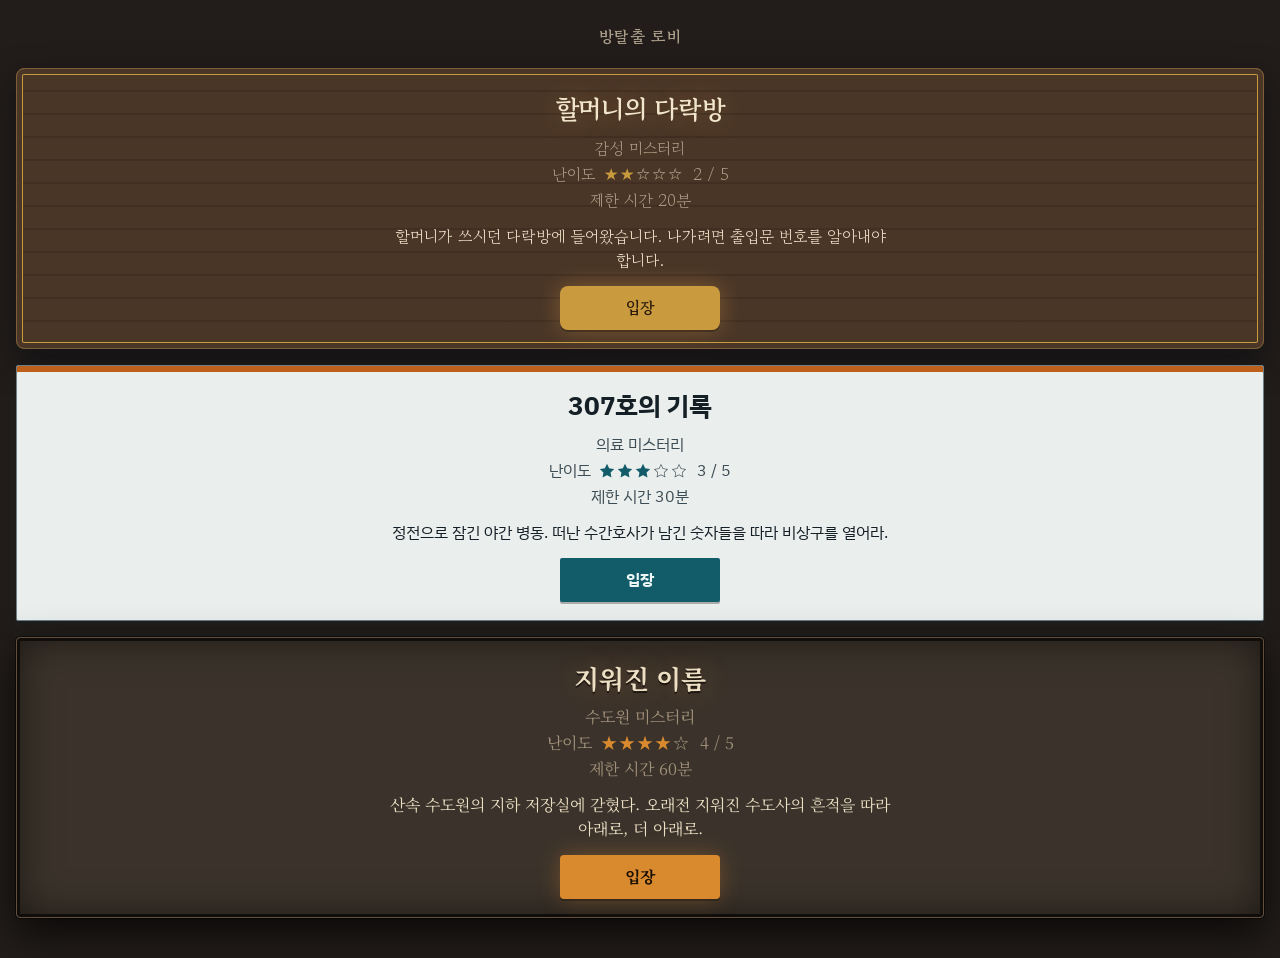
<file: escape/index.html>
<!doctype html>
<html lang="ko">
<head>
<meta charset="utf-8">
<meta name="viewport" content="width=device-width, initial-scale=1, viewport-fit=cover">
<meta name="color-scheme" content="dark light">
<title>방탈출 로비</title>
<link rel="stylesheet" href="https://fonts.googleapis.com/css2?family=Gowun+Batang:wght@400;700&family=Nanum+Pen+Script&family=IBM+Plex+Sans+KR:wght@400;500;700&family=Gaegu:wght@400;700&family=Noto+Serif+KR:wght@500;700&family=Nanum+Brush+Script&family=Nanum+Myeongjo:wght@400;700;800&family=Poor+Story&display=swap">
<style>
/* engine.css — 구조·배치만. 색·글꼴·질감은 moods.css의 변수만 참조한다. (엔진 2판) */
*, *::before, *::after { box-sizing: border-box; }
html, body { margin: 0; padding: 0; min-height: 100%; }
html { -webkit-text-size-adjust: 100%; overflow-x: hidden; }
body {
  background: var(--bg);
  color: var(--text);
  font-family: var(--font-ui);
  font-size: 16px;
  line-height: 1.5;
  word-break: keep-all;
  overflow-wrap: break-word;
  overflow-x: hidden;
  -webkit-tap-highlight-color: transparent;
}
img, svg { max-width: 100%; }
button, input, textarea { font: inherit; color: inherit; }
button { cursor: pointer; }
[hidden] { display: none !important; }
:focus-visible { outline: 2px solid var(--accent); outline-offset: 2px; }
.sr-only { position: absolute; width: 1px; height: 1px; overflow: hidden; clip: rect(0 0 0 0); white-space: nowrap; }
p { margin: 0 0 8px; }

#app { max-width: 520px; margin: 0 auto; position: relative; }
.screen { display: none; }
.screen.is-active { display: block; }

/* 버튼 */
.btn {
  display: inline-flex; align-items: center; justify-content: center;
  min-height: 44px; min-width: 44px; padding: 8px 14px;
  border: 1px solid var(--line); border-radius: var(--radius);
  background: var(--surface); color: var(--text);
  text-decoration: none; line-height: 1.2; gap: 6px;
  user-select: none; -webkit-user-select: none; touch-action: manipulation;
}
.btn-primary { background: var(--accent); color: var(--on-accent); border-color: var(--accent); }
.btn:disabled { opacity: .5; cursor: default; }
.btn-sm { min-height: 44px; padding: 4px 12px; font-size: 14px; }
.btn-icon { padding: 8px; }
.obj, .chip, .wheel-digit, .dir-display, .keypad-display, .pane-handle, .memo-tabs { user-select: none; -webkit-user-select: none; touch-action: manipulation; }

/* ===== 시작 안내판 ===== */
.poster { padding: 32px 16px 40px; text-align: center; }
.poster.is-active { display: flex; flex-direction: column; justify-content: center; min-height: 100vh; min-height: 100dvh; margin: 0 12px; }
.poster-title { font-size: 30px; line-height: 1.25; margin: 16px 0 12px; }
.poster-meta { display: flex; flex-direction: column; align-items: center; gap: 2px; color: var(--text-dim); margin: 0 0 18px; line-height: 1.5; }
.poster-meta > span { display: block; }
.poster-stars { letter-spacing: 2px; margin: 0 4px; }
.poster-stars .star { opacity: .35; }
.poster-stars .star.on { opacity: 1; color: var(--accent); }
.poster-intro { margin: 0 auto 24px; max-width: 32em; }
.poster-form { display: flex; flex-direction: column; gap: 12px; max-width: 320px; margin: 0 auto; width: 100%; }
.poster-form label { text-align: left; display: flex; flex-direction: column; gap: 6px; }
.poster-form input, .lock-text input, .field {
  width: 100%; min-height: 48px; padding: 8px 12px;
  border: 1px solid var(--line); border-radius: var(--radius);
  background: var(--surface); color: var(--text);
}
.poster-resume { display: flex; flex-direction: column; gap: 12px; max-width: 320px; margin: 0 auto; width: 100%; padding: 14px 16px; }
.poster-resume .poster-note { overflow-wrap: anywhere; }
.poster-resume .btn { width: 100%; }
.poster-note { color: var(--text-dim); font-size: 14px; margin: 0; }

/* ===== 방 화면: 세로 고정 틀 ===== */
.room.is-active { display: flex; flex-direction: column; height: 100vh; height: 100dvh; overflow: hidden; }
.topbar {
  flex: 0 0 auto; display: flex; align-items: center; gap: 6px;
  padding: 6px 10px; border-bottom: 1px solid var(--line); background: var(--bg-2);
}
.clock { flex: 1 1 auto; min-width: 0; font-variant-numeric: tabular-nums; white-space: nowrap; font-size: 17px; font-weight: 600; overflow: hidden; text-overflow: ellipsis; }
.clock.is-over { color: var(--bad); font-size: 15px; }
.topbar .btn { flex: 0 0 auto; min-height: 44px; padding: 6px 9px; font-size: 13px; white-space: nowrap; }
.hint-count { display: inline-block; min-width: 1.4em; text-align: center; padding: 0 4px; border-radius: 999px; background: var(--accent); color: var(--on-accent); font-size: 12px; line-height: 1.4; }

.scene-nav { flex: 0 0 auto; display: flex; align-items: center; gap: 6px; padding: 4px 10px 0; }
.scene-nav .btn { flex: 0 0 auto; }
.scene-nav-name { flex: 1 1 auto; text-align: center; font-size: 17px; font-weight: 600; min-width: 0; line-height: 1.15; }
.scene-nav-name .scene-nav-room { display: block; font-size: 11px; font-weight: 400; color: var(--text-dim); overflow: hidden; text-overflow: ellipsis; white-space: nowrap; }
.scene-nav-dots { display: block; text-align: center; color: var(--text-dim); font-size: 9px; letter-spacing: 3px; line-height: 1; margin-top: 2px; }

/* ===== 무대(가까이 보기 영역) ===== */
.stage { flex: 1 1 0; min-height: 0; display: flex; flex-direction: column; padding: 4px 8px 6px; }
.pane-main { flex: 1 1 0; min-height: 0; position: relative; display: flex; flex-direction: column; border: 1px solid var(--line); border-radius: var(--radius); background: var(--bg-2); overflow: hidden; }
.pane-side { flex: 0 0 45%; min-height: 0; position: relative; display: flex; flex-direction: column; border: 1px solid var(--line); border-radius: var(--radius); background: var(--bg-2); overflow: hidden; }
.pane-handle { flex: 0 0 22px; position: relative; display: flex; align-items: center; justify-content: center; cursor: row-resize; touch-action: none; z-index: 3; }
.pane-handle::before { content: ""; position: absolute; left: 0; right: 0; top: -11px; bottom: -11px; } /* 44px 손잡이 영역 */
.pane-handle::after { content: ""; width: 56px; height: 6px; border-radius: 3px; background: var(--line); }
.pane-handle.is-drag::after { background: var(--accent); }
/* 위 칸 가까이 보기: flex 사슬에 끼워 .pane-body가 남은 높이를 받고 스스로 스크롤하게 한다 */
#pane-main > .examine { display: flex; flex-direction: column; flex: 1 1 0; min-height: 0; }
.pane-head { flex: 0 0 auto; display: flex; align-items: center; gap: 8px; padding: 2px 6px 2px 12px; border-bottom: 1px solid var(--line); background: var(--surface); min-height: 44px; }
.pane-title { flex: 1 1 auto; min-width: 0; margin: 0; font-size: 16px; font-weight: 600; overflow: hidden; text-overflow: ellipsis; white-space: nowrap; }
.pane-head .btn-sm { flex: 0 0 auto; }
.pane-body { flex: 1 1 auto; min-height: 0; overflow-y: auto; -webkit-overflow-scrolling: touch; padding: 12px 12px 16px; overscroll-behavior: contain; }
.panel { position: absolute; inset: 0; z-index: 4; display: flex; flex-direction: column; background: var(--bg-2); }
/* 판(힌트·메뉴·도입)이 떠 있는 동안 아래 칸·손잡이를 숨겨 위 칸이 무대 전체 높이를 쓴다 */
.stage.has-panel > .pane-side, .stage.has-panel > .pane-handle { display: none !important; }

/* ===== 장면: 배경 위 물건 배치 ===== */
.scene { flex: 1 1 auto; min-height: 0; position: relative; overflow: hidden; }
.scene-bg, .scene-objects { position: absolute; inset: 0; }
.scene-bg { pointer-events: none; overflow: hidden; }
.scene-bg > div { position: absolute; }
/* 기본 배치(좌표표의 기준선) — 특이도 0,1,0으로 두어 scenes.css(같은 특이도, 뒤에 인라인)가 이긴다.
   scenes.css가 없는 stub 빌드에서만 이 값이 쓰인다. 색·질감은 scenes.css가 입힌다. */
.bg-wallpaper { left: 0; top: 0; width: 100%; height: 78%; }
.bg-molding { left: 0; top: 0; width: 100%; height: 3%; }
.bg-baseboard { left: 0; top: 78%; width: 100%; height: 4%; z-index: 1; }
.bg-floor { left: 0; top: 78%; width: 100%; height: 22%; z-index: 0; }
.bg-prop-window { left: 8%; top: 10%; width: 26%; height: 26%; }
.bg-lampglow { left: 15%; top: 18%; width: 70%; height: 44%; }
.bg-desk-top { left: 8%; top: 44%; width: 84%; height: 12%; clip-path: polygon(8% 0, 92% 0, 100% 100%, 0 100%); }
.bg-desk-apron { left: 8%; top: 56%; width: 84%; height: 5%; }
.bg-desk-legs { left: 10%; top: 61%; width: 80%; height: 36%; clip-path: polygon(0 0, 5% 0, 5% 100%, 0 100%, 95% 100%, 95% 0, 100% 0, 100% 100%, 0 100%); }
.bg-desk-body { left: 30%; top: 60%; width: 40%; height: 22%; }
/* 선반판 윗선: 좌표표의 물건 바닥선(29/49/69)에 맞춘다. 판 그림이 1% 차를 흡수한다. */
.bg-shelf1 { left: 10%; top: 29%; width: 80%; height: 3%; }
.bg-shelf2 { left: 10%; top: 49%; width: 80%; height: 3%; }
.bg-shelf3 { left: 10%; top: 69%; width: 80%; height: 3%; }
.bg-floorboards { left: 0; top: 0; width: 100%; height: 100%; }
.bg-baseboard-strip { left: 0; top: 0; width: 100%; height: 10%; }

.obj { position: absolute; margin: 0; padding: 0; border: 0; background: transparent; color: var(--text); display: block; text-align: center; min-width: 64px; min-height: 64px; }
.obj-art { position: absolute; display: block; filter: drop-shadow(0 3px 3px rgba(0, 0, 0, .45)); }
.obj-art svg { display: block; width: 100%; height: 100%; }
.obj.is-open .obj-art { opacity: .7; }
.tag {
  position: absolute; left: 0; right: 0; display: flex; align-items: baseline; gap: 4px; margin: 0 auto; width: max-content; max-width: 100%;
  font-size: 11px; line-height: 1.3; padding: 2px 7px; border-radius: 999px;
  background: var(--surface); color: var(--text); border: 1px solid var(--line); box-shadow: var(--shadow);
  pointer-events: none;
}
.tag-name { display: block; overflow: hidden; text-overflow: ellipsis; white-space: nowrap; min-width: 0; flex: 0 1 auto; }
.badge { display: block; flex: 0 0 auto; font-size: 10px; color: var(--text-dim); white-space: nowrap; }
.badge::before { content: "· "; }
.obj.is-open .badge { color: var(--ok); }
.obj-icon { display: inline-block; vertical-align: middle; }

/* ===== 아래 두 줄 ===== */
.lockstrip, .invbar { flex: 0 0 auto; display: flex; gap: 6px; align-items: center; overflow-x: auto; overflow-y: hidden; -webkit-overflow-scrolling: touch; padding: 5px 10px; border-top: 1px solid var(--line); background: var(--bg-2); scrollbar-width: none; }
.lockstrip::-webkit-scrollbar, .invbar::-webkit-scrollbar { display: none; }
.lockstrip { min-height: 50px; }
.invbar { min-height: 58px; }
.strip-label { flex: 0 0 auto; font-size: 11px; color: var(--text-dim); line-height: 1.2; white-space: nowrap; padding-right: 2px; }
.strip-empty { flex: 0 0 auto; font-size: 12px; color: var(--text-dim); padding: 0 4px; }
.chip {
  flex: 0 0 auto; display: inline-flex; align-items: center; gap: 5px; min-height: 44px; padding: 4px 10px 4px 6px;
  border: 1px solid var(--line); border-radius: 999px; background: var(--surface); color: var(--text); font-size: 13px; line-height: 1.2; white-space: nowrap;
}
.invbar .chip { min-height: 46px; }
.chip .obj-icon { width: 24px; height: 24px; flex: 0 0 auto; }
.chip-sub { color: var(--text-dim); font-size: 11px; }
/* 열린 자물쇠 칩: opacity 대신 색으로 흐리게(대비 유지), 그림만 연하게, 이름에 취소선 */
.chip.is-open { color: var(--text-dim); border-style: dashed; }
.chip.is-open .obj-icon { opacity: .6; }
.chip.is-open .chip-name { text-decoration: line-through; }
.chip.is-new { box-shadow: 0 0 0 2px var(--accent); }
.chip.is-active { border-color: var(--accent); }
.chip.is-memo { background: var(--paper); color: var(--ink); border-color: var(--line); }

/* ===== 가까이 보기 내용 ===== */
.examine-visual { display: flex; justify-content: center; margin: 0 auto 12px; max-width: 300px; }
.examine-visual svg, .examine-visual img { display: block; width: 100%; height: auto; max-height: 40vh; }
.examine-visual .obj-icon { width: 120px; height: 120px; color: var(--text); }
.examine-text { margin: 0 0 12px; }
.paper { background: var(--paper); color: var(--ink); border-radius: var(--radius); padding: 14px; box-shadow: var(--shadow); }
.paper .hand, .hand { font-family: var(--font-hand); }
.paper h3 { margin: 0 0 12px; font-size: 20px; }
.prologue-text { font-size: 17px; line-height: 1.7; margin: 8px 0 16px; }
.panel-foot { display: flex; gap: 8px; justify-content: center; padding: 6px 12px; border-top: 1px solid var(--line); flex: 0 0 auto; }
.panel-foot .btn { flex: 1 1 auto; max-width: 240px; min-height: 44px; }

/* ===== 자물쇠 ===== */
.lock { border: 1px solid var(--line); border-radius: var(--radius); background: var(--surface-2); padding: 12px 10px; margin-top: 4px; }
.lock-title { margin: 0 0 10px; text-align: center; color: var(--text-dim); font-size: 14px; }
.lock-sticker { display: flex; justify-content: center; margin: 0 auto 10px; max-width: 200px; }
.lock-sticker svg { width: 100%; height: auto; }
.lock-actions { display: flex; gap: 8px; justify-content: center; margin-top: 12px; flex-wrap: wrap; }
.lock-actions .btn { flex: 1 1 120px; max-width: 220px; }
.lock-msg { text-align: center; min-height: 1.5em; margin: 6px 0 0; color: var(--bad); font-size: 14px; }
.lock.is-open .lock-msg { color: var(--ok); }
.lock-open-note { text-align: center; color: var(--text-dim); margin: 0; }
.take-note { text-align: center; color: var(--text-dim); margin: 0 0 8px; font-size: 14px; }

/* 숫자 휠 */
.wheels { display: flex; justify-content: center; gap: 8px; flex-wrap: wrap; }
.wheel { display: flex; flex-direction: column; align-items: center; gap: 4px; }
.wheel .btn { min-width: 46px; min-height: 44px; padding: 4px; }
.wheel-digit { width: 46px; height: 52px; display: flex; align-items: center; justify-content: center; font-size: 26px; font-variant-numeric: tabular-nums; background: var(--surface); border: 1px solid var(--line); border-radius: var(--radius); }
@media (max-width: 374px) { .wheels { gap: 6px; } .wheel .btn, .wheel-digit { min-width: 44px; width: 44px; } }

/* 방향 */
/* 입력 표시줄(방향·키패드)은 본문을 아래로 밀어도 위에 붙어 있어 무엇을 눌렀는지 항상 보인다.
   .lock-ui는 display:contents라 표시줄이 .lock 안 어디까지든 붙어 있다. 칸이 너무 낮으면(.is-short) 풀어서 확인 키를 가리지 않게 한다. */
.lock-ui { display: contents; }
.lock .dir-display, .lock .keypad-display { position: sticky; top: 0; z-index: 2; }
.lock.is-short .dir-display, .lock.is-short .keypad-display { position: static; }
.lock-actions:empty { display: none; }
.lock-msg:empty { min-height: 0; margin: 0; }
.dir-display { min-height: 46px; display: flex; align-items: center; justify-content: center; gap: 2px; flex-wrap: wrap; font-size: 22px; letter-spacing: 2px; background: var(--surface); border: 1px solid var(--line); border-radius: var(--radius); padding: 6px 10px; margin-bottom: 10px; }
.dir-display:empty::before { content: "\00a0"; }
.dir-pad { display: grid; grid-template-columns: repeat(3, 54px); grid-template-rows: repeat(3, 54px); gap: 6px; justify-content: center; }
.dir-pad .btn { font-size: 24px; min-width: 54px; min-height: 54px; padding: 0; }
.dir-pad .dir-u { grid-column: 2; grid-row: 1; }
.dir-pad .dir-l { grid-column: 1; grid-row: 2; }
.dir-pad .dir-r { grid-column: 3; grid-row: 2; }
.dir-pad .dir-d { grid-column: 2; grid-row: 3; }
.dir-pad .dir-c { grid-column: 2; grid-row: 2; font-size: 14px; }

/* 키패드 */
.keypad-display { min-height: 46px; display: flex; align-items: center; justify-content: center; font-size: 24px; letter-spacing: 6px; font-variant-numeric: tabular-nums; background: var(--surface); border: 1px solid var(--line); border-radius: var(--radius); padding: 6px 10px; margin-bottom: 10px; }
.keypad-display:empty::before { content: "\00a0"; }
.keypad { display: grid; grid-template-columns: repeat(3, 68px); gap: 7px; justify-content: center; }
.keypad .btn { min-height: 48px; font-size: 22px; padding: 0; }
@media (max-width: 374px) { .keypad { grid-template-columns: repeat(3, 62px); } }

/* 글자 */
.lock-text { display: flex; flex-direction: column; gap: 10px; }

/* ===== 메모 ===== */
.memo { display: flex; flex-direction: column; gap: 8px; flex: 1 1 auto; min-height: 0; }
.pane-side .pane-body { display: flex; flex-direction: column; padding: 10px 12px 8px; }
.pane-side .pane-body > .examine-text, .pane-side .pane-body > .hint-note { flex: 0 0 auto; }
.memo-tabs { display: flex; gap: 6px; flex: 0 0 auto; }
.memo-tabs .btn { flex: 1 1 auto; }
.memo-tabs .btn.is-on { background: var(--accent); color: var(--on-accent); border-color: var(--accent); }
.memo-text-wrap { display: flex; flex-direction: column; flex: 1 1 auto; min-height: 0; }
.memo-text { width: 100%; min-height: 56px; flex: 1 1 auto; resize: none; padding: 10px; border: 1px solid var(--line); border-radius: var(--radius); background: var(--paper); color: var(--ink); font-family: var(--font-ui); line-height: 1.5; }
.memo-draw { display: flex; flex-direction: column; gap: 8px; }
.memo-draw canvas { display: block; width: 100%; height: auto; aspect-ratio: 3 / 2; background: var(--paper); border: 1px solid var(--line); border-radius: var(--radius); touch-action: none; cursor: crosshair; }
.memo-tools { display: flex; gap: 6px; order: -1; } /* 도구 줄을 캔버스 위에: 칸이 낮아도 펜·지우개가 보인다 */
.memo-tools .btn { flex: 1 1 auto; }
.memo-tools .btn.is-on { background: var(--accent); color: var(--on-accent); border-color: var(--accent); }
.memo-count { font-size: 12px; color: var(--text-dim); text-align: right; margin: 2px 0 0; flex: 0 0 auto; }

/* ===== 연출 ===== */
@keyframes shake { 0%,100% { transform: translateX(0); } 20%,60% { transform: translateX(-8px); } 40%,80% { transform: translateX(8px); } }
.lock.is-shake { animation: shake .4s; }
@keyframes clickpop { 0% { transform: scale(.7); opacity: 0; } 30% { transform: scale(1.15); opacity: 1; } 100% { transform: scale(1); opacity: 1; } }
.click-fx { text-align: center; font-size: 28px; font-weight: 700; color: var(--ok); animation: clickpop .5s; margin: 8px 0; }
@keyframes toastin { from { transform: translateY(-8px); opacity: 0; } to { transform: none; opacity: 1; } }
.toast {
  position: fixed; left: 0; right: 0; top: 64px; margin: 0 auto; width: max-content; z-index: 50;
  max-width: calc(100% - 32px); padding: 10px 16px; border-radius: var(--radius);
  white-space: nowrap; overflow: hidden; text-overflow: ellipsis;
  background: var(--surface); color: var(--text); border: 1px solid var(--line); box-shadow: var(--shadow);
  animation: toastin .25s; text-align: center; font-size: 15px; pointer-events: none;
}
@media (prefers-reduced-motion: reduce) {
  *, *::before, *::after { animation: none !important; transition: none !important; scroll-behavior: auto !important; }
}

/* ===== 힌트·메뉴 ===== */
.hint-step { padding: 10px 12px; border: 1px solid var(--line); border-radius: var(--radius); background: var(--surface); margin-bottom: 8px; }
.hint-step-label { display: block; font-size: 13px; color: var(--text-dim); margin-bottom: 4px; }
.hint-note { color: var(--text-dim); margin: 0 0 10px; }
.hint-msg { font-size: 17px; text-align: center; margin: 20px 0; }
.menu-list { display: flex; flex-direction: column; gap: 8px; }
.menu-list .btn { width: 100%; }
.menu-info { color: var(--text-dim); font-size: 14px; margin: 0 0 14px; }
.menu-info dt { display: inline; font-weight: 600; color: var(--text); }
.menu-info dt::after { content: ":"; }
.menu-info dd { display: inline; margin: 0 0 0 4px; }
.menu-info div { margin-bottom: 4px; }
.panel h3 { font-size: 16px; margin: 12px 0 6px; }

/* ===== 탈출 화면 ===== */
.escape { padding: 28px 16px 40px; text-align: center; }
.escape-title { font-size: 30px; margin: 8px 0 16px; }
.escape-ending { margin: 0 auto 20px; max-width: 32em; text-align: left; padding: 14px 16px; }
.escape-stats { display: grid; grid-template-columns: repeat(2, minmax(0, 1fr)); gap: 8px 12px; margin: 0 auto 20px; max-width: 360px; }
.escape-stats div { padding: 8px; border: 1px solid var(--line); border-radius: var(--radius); background: var(--surface); }
.escape-stats dt { font-size: 12px; color: var(--text-dim); }
.escape-stats dd { margin: 0; font-size: 18px; font-weight: 600; font-variant-numeric: tabular-nums; color: var(--text); overflow-wrap: anywhere; }
.escape-card { margin: 0 auto 16px; max-width: 320px; }
.escape-card img { width: 100%; height: auto; display: block; border-radius: var(--radius); box-shadow: var(--shadow); }
.escape-card-note { font-size: 13px; color: var(--text-dim); margin: 6px 0 0; }
.escape-actions { display: grid; grid-template-columns: repeat(2, minmax(0, 1fr)); gap: 8px; max-width: 360px; margin: 0 auto 16px; }
.escape-detail { text-align: left; max-width: 420px; margin: 0 auto 20px; padding: 12px 16px; }
.escape-detail h3 { font-size: 17px; margin: 16px 0 8px; }
.escape-detail table { width: 100%; border-collapse: collapse; font-size: 14px; }
.escape-detail th, .escape-detail td { text-align: left; padding: 6px 4px; border-bottom: 1px solid var(--line); vertical-align: top; }
.escape-detail td.num { text-align: right; font-variant-numeric: tabular-nums; white-space: nowrap; }
.escape-reset-wrap { margin-top: 28px; }

/* ===== 로비 ===== */
.lobby { padding: 24px 16px 40px; display: flex; flex-direction: column; gap: 16px; }
.lobby-title { font-size: 16px; font-weight: 600; text-align: center; margin: 0 0 4px; color: var(--text-dim); }
.lobby-card { padding: 20px 16px 18px; text-align: center; background: var(--bg); color: var(--text); }
.lobby-card .poster-title { font-size: 26px; margin: 4px 0 10px; }
.lobby-card .poster-meta { margin-bottom: 12px; }
.lobby-card .poster-intro { margin-bottom: 14px; }
.lobby-record { font-size: 14px; color: var(--text-dim); margin: 0 0 12px; min-height: 1.4em; }
.lobby-record:empty { display: none; }
.lobby-enter { min-width: 160px; }

</style>
<style>
/* FONT_LINK: https://fonts.googleapis.com/css2?family=Gowun+Batang:wght@400;700&family=Nanum+Pen+Script&family=IBM+Plex+Sans+KR:wght@400;500;700&family=Gaegu:wght@400;700&family=Noto+Serif+KR:wght@500;700&family=Nanum+Brush+Script&family=Nanum+Myeongjo:wght@400;700;800&family=Poor+Story&display=swap */
/*
  moods.css — 분위기 묶음 4개 (attic, lab, cellar, library) + 로비용 기본값(:root)
  규격 "접점"의 CSS 변수 19개를 묶음마다 전부 정의한다. 선택자는 `:root[data-mood="x"], [data-mood="x"]`
  (로비 안내판은 카드 단위로 분위기를 입는다).

  색은 그 장소의 재료에서 가져왔다:
    attic   밤의 슬레이트 블루 벽 + 호두나무 + 놋쇠 + 낡은 크림색 종이
    lab     연녹색 병원 타일 + 스테인리스 + 실험 노트의 옅은 초록 종이 + 약병 청록 + 위험 표지 주황
    cellar  젖은 돌 + 촛농(양피지) + 불꽃 + 봉인 밀랍
    library 오후 빛을 받은 황갈색 종이 + 오래된 책장 + 소가죽 표지 + 독서등 초록
  :root 기본값은 로비의 복도(어두운 회벽 + 놋쇠)다. html에 data-mood가 없을 때만 보인다.

  조명·질감은 body::before(질감)와 body::after(빛)로 넣되 둘 다 내용 뒤(z-index:-1)에 둔다.
  빛을 내용 위에 얹으면 글자 대비가 깎이므로 벽(바탕)에만 비친다. 둘 다 pointer-events:none.
  대비 수치는 이 덧칠이 얹힌 실제 화면색(가장 밝은 점·가장 어두운 점)으로 쟀다(moods.md).
  prefers-reduced-motion이면 움직임을 끈다. @import·외부 파일 없음.
*/

/* ---------- 로비 기본값: 복도 (html에 data-mood가 없을 때) ---------- */
:root {
  --bg: #221d1a;
  --bg-2: #171311;
  --surface: #3b322b;
  --surface-2: #4b403a;
  --line: #7d6b56;
  --accent: #bb9a4f;
  --on-accent: #221606;
  --accent-2: #d6bf93;
  --text: #efe5d4;
  --text-dim: #ab9e8b;
  --paper: #e8dcc3;
  --ink: #2b2118;
  --ok: #a9cf90;
  --bad: #f6ab9c;
  --glow: rgba(255, 200, 120, 0.22);
  --font-ui: "Gowun Batang", "Noto Serif KR", "Noto Serif CJK KR", "AppleMyungjo", "Batang", "Apple SD Gothic Neo", "Malgun Gothic", serif;
  --font-hand: "Nanum Pen Script", "Apple SD Gothic Neo", "Malgun Gothic", "Noto Sans KR", cursive, sans-serif;
  --radius: 8px;
  --shadow: 0 12px 32px rgba(0, 0, 0, 0.5), 0 1px 0 rgba(255, 220, 170, 0.06) inset;
}

/* ---------- 공통: 덧칠이 보이도록 바탕색은 html에, body는 투명 ---------- */
html { background: var(--bg); }
body { background: transparent; }

:root[data-mood] body::before,
:root[data-mood] body::after {
  content: "";
  position: fixed;
  inset: 0;
  z-index: -1;
  pointer-events: none;
}

/* =====================================================================
   attic — 등잔불 켜진 따뜻한 다락방, 밤
   벽은 밤의 슬레이트 블루, 가구는 호두나무, 쇠붙이는 놋쇠. 오른쪽 위 등잔.
   ===================================================================== */
:root[data-mood="attic"], [data-mood="attic"] {
  --bg: #1f2a36;          /* 밤의 슬레이트 블루 벽 */
  --bg-2: #151d27;        /* 벽의 그늘 */
  --surface: #4a3627;     /* 호두나무 */
  --surface-2: #5e4533;   /* 등잔불 받은 호두나무 */
  --line: #7f5e3a;        /* 어둡게 바랜 놋쇠 테 */
  --accent: #c99a3e;      /* 놋쇠 */
  --on-accent: #2a1a0b;   /* 놋쇠 위 새긴 글씨 */
  --accent-2: #e2a862;    /* 등잔 불빛 */
  --text: #f1e5cc;        /* 불빛 받은 크림색 */
  --text-dim: #ab9e88;    /* 그늘 속 글씨 */
  --paper: #ebdfc0;       /* 낡은 크림색 종이 */
  --ink: #3a2a1a;         /* 갈색 잉크 */
  --ok: #a9cf90;          /* 이끼 */
  --bad: #f7ad9e;         /* 등잔불 받은 녹 */
  --glow: rgba(255, 178, 84, 0.30);
  --font-ui: "Gowun Batang", "Noto Serif KR", "Noto Serif CJK KR", "AppleMyungjo", "Batang", "Apple SD Gothic Neo", "Malgun Gothic", serif;
  --font-hand: "Nanum Pen Script", "Apple SD Gothic Neo", "Malgun Gothic", "Noto Sans KR", cursive, sans-serif;
  --radius: 8px;
  --shadow: 0 12px 32px rgba(6, 10, 18, 0.55), 0 1px 0 rgba(255, 220, 170, 0.06) inset;
}
/* 벽: 가로 널빤지 결 + 네 귀의 어둠 */
:root[data-mood="attic"] body::before {
  background:
    radial-gradient(ellipse 120% 90% at 50% 40%, transparent 55%, rgba(5, 8, 14, 0.5) 100%),
    repeating-linear-gradient(180deg, transparent 0 54px, rgba(0, 0, 0, 0.16) 54px 56px),
    repeating-linear-gradient(90deg, rgba(255, 230, 190, 0.012) 0 3px, transparent 3px 7px);
}
/* 등잔: 오른쪽 위에서 비치는 빛, 아주 천천히 숨 쉰다 */
:root[data-mood="attic"] body::after {
  background:
    radial-gradient(ellipse 70% 55% at 92% -6%, var(--glow) 0%, rgba(255, 178, 84, 0.08) 40%, transparent 72%);
  animation: attic-breathe 7s ease-in-out infinite alternate;
}
@keyframes attic-breathe {
  from { opacity: 0.82; }
  to   { opacity: 1; }
}

/* =====================================================================
   lab — 형광등이 깜빡이는 차가운 실험실
   병원 초록 타일 벽, 스테인리스 작업대, 약병 청록, 위험 표지 주황. 넷 중 가장 밝다.
   ===================================================================== */
:root[data-mood="lab"], [data-mood="lab"] {
  --bg: #d8e1dc;          /* 연녹색 병원 타일 */
  --bg-2: #c2cdc8;        /* 타일의 그늘, 바닥 */
  --surface: #c7d0d2;     /* 스테인리스 작업대 */
  --surface-2: #eaeeec;   /* 흰 포마이카 */
  --line: #6f8085;        /* 강철 모서리 */
  --accent: #125c69;      /* 약병 청록 */
  --on-accent: #eaf5f4;   /* 청록 위 흰 글씨 */
  --accent-2: #bf5f1c;    /* 위험 표지 주황 */
  --text: #141f26;        /* 검정 라벨 글씨 */
  --text-dim: #3c4c54;    /* 흐린 각인 (타일 바닥 그늘 위에서도 3:1) */
  --paper: #e9efe5;       /* 실험 노트의 옅은 초록 종이 */
  --ink: #1c2a24;         /* 노트 잉크 */
  --ok: #125636;
  --bad: #9a1c15;
  --glow: rgba(220, 244, 240, 0.55);
  --font-ui: "IBM Plex Sans KR", "Apple SD Gothic Neo", "Malgun Gothic", "Noto Sans KR", "Noto Sans CJK KR", sans-serif;
  --font-hand: "Gaegu", "Apple SD Gothic Neo", "Malgun Gothic", "Noto Sans KR", cursive, sans-serif;
  --radius: 2px;
  --shadow: 0 2px 0 rgba(20, 40, 45, 0.22), 0 10px 22px rgba(20, 40, 45, 0.16);
}
/* 벽: 타일 줄눈 격자, 아래는 바닥의 그늘 */
:root[data-mood="lab"] body::before {
  background:
    linear-gradient(180deg, transparent 60%, rgba(20, 40, 45, 0.12) 100%),
    repeating-linear-gradient(90deg, rgba(20, 40, 45, 0.11) 0 2px, transparent 2px 72px),
    repeating-linear-gradient(180deg, rgba(20, 40, 45, 0.11) 0 2px, transparent 2px 72px);
}
/* 형광등: 위에서 내리는 차가운 빛, 가끔 깜빡인다 */
:root[data-mood="lab"] body::after {
  background:
    linear-gradient(180deg, var(--glow) 0%, rgba(220, 244, 240, 0.18) 22%, transparent 48%);
  animation: lab-flicker 9s steps(1, end) infinite;
}
@keyframes lab-flicker {
  0%, 100% { opacity: 1; }
  38%   { opacity: 0.35; }
  38.6% { opacity: 1; }
  39.4% { opacity: 0.6; }
  40%   { opacity: 1; }
  73%   { opacity: 0.5; }
  73.5% { opacity: 1; }
}

/* =====================================================================
   cellar — 촛불만 있는 어두운 지하실
   젖은 돌벽, 촛농 양피지, 불꽃, 봉인 밀랍. 넷 중 가장 어둡다. 빛은 아래에서 올라온다.
   ===================================================================== */
:root[data-mood="cellar"], [data-mood="cellar"] {
  --bg: #1c1916;          /* 젖은 돌 */
  --bg-2: #100d0b;        /* 빛이 닿지 않는 구석 */
  --surface: #3b332b;     /* 촛불 받은 돌덩이 */
  --surface-2: #4d4137;
  --line: #62503f;        /* 돌 틈의 모르타르 */
  --accent: #d98a2f;      /* 불꽃 */
  --on-accent: #1c0f04;
  --accent-2: #8c2f26;    /* 봉인 밀랍 붉은색 */
  --text: #ecdfc4;        /* 촛농빛 */
  --text-dim: #a3927b;
  --paper: #d9c59c;       /* 양피지 */
  --ink: #2a1b10;
  --ok: #a6c27f;
  --bad: #f2a38f;
  --glow: rgba(255, 150, 50, 0.28);
  --font-ui: "Noto Serif KR", "Noto Serif CJK KR", "AppleMyungjo", "Batang", "Apple SD Gothic Neo", "Malgun Gothic", serif;
  --font-hand: "Nanum Brush Script", "Apple SD Gothic Neo", "Malgun Gothic", "Noto Sans KR", cursive, sans-serif;
  --radius: 4px;
  --shadow: 0 16px 40px rgba(0, 0, 0, 0.7), 0 0 0 1px rgba(0, 0, 0, 0.5);
}
/* 벽: 엇갈린 돌 쌓기(인라인 SVG 패턴) + 깊은 어둠의 가장자리 */
:root[data-mood="cellar"] body::before {
  background:
    radial-gradient(ellipse 110% 80% at 50% 100%, transparent 30%, rgba(0, 0, 0, 0.66) 100%),
    url("data:image/svg+xml,%3Csvg xmlns='http://www.w3.org/2000/svg' width='160' height='96' viewBox='0 0 160 96'%3E%3Cg fill='%23000' fill-opacity='.28'%3E%3Crect width='160' height='3'/%3E%3Crect y='48' width='160' height='3'/%3E%3Crect x='0' y='3' width='3' height='45'/%3E%3Crect x='88' y='3' width='3' height='45'/%3E%3Crect x='44' y='51' width='3' height='45'/%3E%3Crect x='124' y='51' width='3' height='45'/%3E%3C/g%3E%3Cg fill='%23fff' fill-opacity='.025'%3E%3Crect x='6' y='8' width='78' height='36'/%3E%3Crect x='130' y='56' width='26' height='36'/%3E%3C/g%3E%3C/svg%3E") 0 0 / 160px 96px repeat;
}
/* 촛불: 아래 가운데에서 올라오는 빛, 불꽃처럼 흔들린다 */
:root[data-mood="cellar"] body::after {
  background:
    radial-gradient(ellipse 80% 60% at 50% 104%, var(--glow) 0%, rgba(255, 150, 50, 0.08) 38%, transparent 70%);
  transform-origin: 50% 100%;
  animation: cellar-flicker 4.3s ease-in-out infinite;
}
@keyframes cellar-flicker {
  0%   { opacity: 0.92; transform: scale(1); }
  17%  { opacity: 1;    transform: scale(1.03, 1.05); }
  31%  { opacity: 0.84; transform: scale(0.98, 0.97); }
  46%  { opacity: 0.97; transform: scale(1.01); }
  63%  { opacity: 0.88; transform: scale(1.04, 0.98); }
  80%  { opacity: 1;    transform: scale(0.99, 1.03); }
  100% { opacity: 0.92; transform: scale(1); }
}

/* =====================================================================
   library — 낡은 도서관, 오후의 먼지 낀 빛
   황갈색 종이 바탕, 펼친 책의 면, 소가죽 표지, 독서등 초록 갓, 바랜 금박 선.
   ===================================================================== */
:root[data-mood="library"], [data-mood="library"] {
  --bg: #dccba6;          /* 오후 빛 받은 황갈색 종이 */
  --bg-2: #c4ac80;        /* 책장 그늘 */
  --surface: #f0e6cf;     /* 펼친 책의 면 */
  --surface-2: #e3d4b3;
  --line: #957549;        /* 책등의 바랜 금박 */
  --accent: #6e2b24;      /* 소가죽 표지 */
  --on-accent: #f6ead2;   /* 표지 위 금박 글씨 */
  --accent-2: #2f5240;    /* 독서등 초록 갓 */
  --text: #2a2018;        /* 활자 잉크 */
  --text-dim: #5b4a37;    /* 바랜 잉크 */
  --paper: #f7f0dd;       /* 새 책장 */
  --ink: #2a2018;
  --ok: #335c30;
  --bad: #6a2317;          /* 마른 봉랍 — 상단 바(--bg-2) 위에서도 4.5:1 */
  --glow: rgba(255, 222, 160, 0.55);
  --font-ui: "Nanum Myeongjo", "Noto Serif KR", "Noto Serif CJK KR", "AppleMyungjo", "Batang", "Apple SD Gothic Neo", "Malgun Gothic", serif;
  --font-hand: "Poor Story", "Apple SD Gothic Neo", "Malgun Gothic", "Noto Sans KR", cursive, sans-serif;
  --radius: 6px;
  --shadow: 0 6px 18px rgba(70, 45, 20, 0.25), 0 1px 0 rgba(255, 255, 255, 0.35) inset;
}
/* 벽: 오른쪽 위에서 비스듬히 드는 오후 빛줄기 + 종이 섬유 결 + 세피아 가장자리 */
:root[data-mood="library"] body::before {
  background:
    radial-gradient(ellipse 120% 100% at 50% 30%, transparent 50%, rgba(70, 45, 20, 0.26) 100%),
    linear-gradient(112deg, transparent 38%, var(--glow) 52%, transparent 66%),
    repeating-linear-gradient(0deg, rgba(90, 60, 30, 0.035) 0 1px, transparent 1px 4px);
}
/* 빛줄기 속에 떠다니는 먼지: 화면보다 크게 깔고 통째로 천천히 흘려 보낸다 */
:root[data-mood="library"] body::after {
  inset: -280px;
  background:
    radial-gradient(circle 1.6px at 18% 23%, rgba(255, 245, 220, 0.9) 100%, transparent 100%) 0 0 / 260px 260px,
    radial-gradient(circle 1.2px at 63% 71%, rgba(255, 245, 220, 0.8) 100%, transparent 100%) 0 0 / 260px 260px,
    radial-gradient(circle 1px at 84% 38%, rgba(255, 245, 220, 0.7) 100%, transparent 100%) 0 0 / 260px 260px,
    radial-gradient(circle 1.3px at 37% 88%, rgba(255, 245, 220, 0.75) 100%, transparent 100%) 0 0 / 260px 260px;
  animation: library-dust 48s linear infinite alternate;
}
@keyframes library-dust {
  from { transform: translate(0, 0); }
  to   { transform: translate(-70px, 160px); }
}

/* ---------- 움직임 줄이기: 모든 조명 움직임을 끈다 ---------- */
@media (prefers-reduced-motion: reduce) {
  :root[data-mood] body::before,
  :root[data-mood] body::after {
    animation: none !important;
    transform: none !important;
    opacity: 1 !important;
  }
}

</style>
<style>
/*
  poster.css — 시작 안내판(.poster), 탈출 화면(.escape), 로비(.lobby)의 장식. 색·테두리·글꼴·배경 효과만 다룬다.
  크기·간격·위치는 engine.css 몫이라 여기서는 padding/margin/width/font-size를 쓰지 않는다.
  (두꺼운 테는 box-shadow inset으로 그려 배치에 영향을 주지 않는다. border는 1px로 고정.)
  인라인 순서: engine.css → moods.css → scenes.css → poster.css (이 파일이 마지막이라 색은 여기가 이긴다).

  안내판은 매장 입구에 걸린 테마 판이다. 판의 재료가 분위기를 따른다:
    attic   호두나무 널빤지에 놋쇠 테와 귀퉁이 못
    lab     흰 포마이카 판, 위쪽 위험 표지 주황 띠, 각진 모서리
    cellar  돌판, 안쪽에 파인 홈, 촛불빛이 글자에 비침
    library 책 속표지 — 소가죽 테에 금박 두 줄
  로비 카드(.lobby-card[data-mood])는 같은 판을 그 방의 분위기로 입는다.
*/

/* ---------- 공통 버튼 ---------- */
.btn {
  font-family: var(--font-ui);
  font-weight: 700;
  color: var(--text);
  background: var(--surface-2);
  border: 1px solid var(--line);
  border-radius: var(--radius);
  box-shadow: 0 1px 0 rgba(0, 0, 0, 0.25);
  text-decoration: none;
  cursor: pointer;
  -webkit-tap-highlight-color: transparent;
  transition: filter 0.15s ease;
}
.btn:hover { filter: brightness(1.06); }
.btn:active { filter: brightness(0.9); }
.btn:disabled { opacity: 0.5; cursor: default; filter: none; }
.btn:focus-visible { outline: 2px solid var(--accent); outline-offset: 2px; }

.btn-primary {
  color: var(--on-accent);
  background: var(--accent);
  border-color: transparent;
  box-shadow: 0 2px 0 rgba(0, 0, 0, 0.28), 0 0 22px var(--glow);
}
.btn-primary:focus-visible { outline-color: var(--text); }

/* ---------- 시작 안내판 / 로비 카드: 매장 입구에 걸린 판 ---------- */
.poster, .lobby-card {
  font-family: var(--font-ui);
  color: var(--text);
  background: var(--surface);
  border: 1px solid var(--line);
  border-radius: var(--radius);
  box-shadow: inset 0 0 0 5px var(--surface), inset 0 0 0 6px var(--accent), var(--shadow);
}
.poster-title {
  font-family: var(--font-ui);
  font-weight: 700;
  letter-spacing: -0.01em;
  color: var(--text);
  text-shadow: 0 0 28px var(--glow);
}
.poster-meta { color: var(--text-dim); }
.poster-difficulty { color: var(--text-dim); }
/* 꺼진 별도 보여야 "다섯 중 n개"로 읽힌다: 흐린 글자색, 엔진의 opacity는 되돌린다 */
.poster-stars .star { color: var(--text-dim); opacity: 1; }
.poster-stars .star.on { color: var(--accent); opacity: 1; }
.poster-intro { color: var(--text); }

.poster-form input {
  font-family: var(--font-ui);
  color: var(--ink);
  background: var(--paper);
  border: 1px solid var(--line);
  border-radius: var(--radius);
  caret-color: var(--accent);
  box-shadow: inset 0 1px 2px rgba(0, 0, 0, 0.18);
}
.poster-form input::placeholder { color: var(--ink); opacity: 0.5; }
.poster-form input:focus-visible { outline: 2px solid var(--accent); outline-offset: 2px; }

/* 이어서 하기: 판 아래에 끼워 둔 메모 */
.poster-resume {
  color: var(--text);
  background: var(--bg-2);
  border: 1px dashed var(--line);
  border-radius: var(--radius);
}

/* ---------- 로비: 복도에 늘어선 테마 판 ---------- */
.lobby { font-family: var(--font-ui); color: var(--text); }
.lobby-title {
  font-family: var(--font-ui);
  font-weight: 700;
  letter-spacing: 0.04em;
  color: var(--text-dim);
}
/* 같은 기기 기록: 판에 끼운 작은 표 */
.lobby-record {
  font-family: var(--font-ui);
  color: var(--ink);
  background: var(--paper);
  border: 1px solid var(--line);
  border-radius: var(--radius);
  box-shadow: 0 1px 0 rgba(0, 0, 0, 0.25);
}
.lobby-record:empty { display: none; }
a.lobby-enter { text-decoration: none; }

/* ---------- 탈출 화면 ---------- */
.escape { font-family: var(--font-ui); color: var(--text); }
.escape-title {
  font-family: var(--font-ui);
  font-weight: 700;
  letter-spacing: -0.01em;
  color: var(--text);
  text-shadow: 0 0 36px var(--glow), 0 0 8px var(--glow);
}
/* 결말 글: 종이 한 장 */
.escape-ending {
  font-family: var(--font-ui);
  color: var(--ink);
  background: linear-gradient(180deg, rgba(255, 255, 255, 0.22), rgba(255, 255, 255, 0) 32%), var(--paper);
  border: 1px solid var(--line);
  border-radius: var(--radius);
  box-shadow: var(--shadow);
}
.escape-stats { color: var(--text-dim); }
.escape-stats dt { color: var(--text-dim); }
.escape-stats dd, .escape-stats b, .escape-stats strong { color: var(--text); font-weight: 700; }
.escape-card img {
  border: 1px solid var(--line);
  border-radius: var(--radius);
  box-shadow: var(--shadow);
  background: var(--bg-2);
}
.escape-detail {
  color: var(--text);
  background: var(--bg-2);
  border: 1px solid var(--line);
  border-radius: var(--radius);
}
.escape-detail b, .escape-detail strong { color: var(--accent-2); }
[data-mood="library"] .escape-detail b, [data-mood="library"] .escape-detail strong,
[data-mood="lab"] .escape-detail b, [data-mood="lab"] .escape-detail strong { color: var(--accent); }
/* 처음부터 다시: 평범한 버튼보다 한 단 물러난, 점선 테의 빈 버튼 */
.escape-reset {
  color: var(--text-dim);
  background: transparent;
  border: 1px dashed var(--line);
  box-shadow: none;
}
.escape-reset:hover { color: var(--text); }

/* ---------- 분위기별 손질 (안내판과 로비 카드 둘 다) ---------- */
/* 다락방: 나뭇결 판, 놋쇠 테 */
[data-mood="attic"] .poster, .lobby-card[data-mood="attic"] {
  background:
    repeating-linear-gradient(180deg, rgba(0, 0, 0, 0) 0 21px, rgba(0, 0, 0, 0.14) 21px 23px),
    var(--surface);
}
/* 실험실: 흰 판, 위에 주황 경고 띠, 모서리 각지게 */
[data-mood="lab"] .poster, .lobby-card[data-mood="lab"] {
  background: var(--surface-2);
  box-shadow: inset 0 6px 0 var(--accent-2), var(--shadow);
}
[data-mood="lab"] .poster-title, [data-mood="lab"] .escape-title { text-shadow: none; }
[data-mood="lab"] .btn-primary { box-shadow: 0 2px 0 rgba(0, 0, 0, 0.28); }
/* 지하실: 돌판, 안쪽에 어두운 홈, 글자에 촛불빛 */
[data-mood="cellar"] .poster, .lobby-card[data-mood="cellar"] {
  box-shadow: inset 0 0 0 3px var(--bg-2), inset 0 0 40px rgba(0, 0, 0, 0.55), var(--shadow);
}
[data-mood="cellar"] .poster-title,
[data-mood="cellar"] .escape-title { text-shadow: 0 0 30px var(--glow), 0 2px 0 rgba(0, 0, 0, 0.6); }
/* 도서관: 책 속표지처럼 두 줄 테 */
[data-mood="library"] .poster, .lobby-card[data-mood="library"] {
  border-color: var(--accent);
  box-shadow: inset 0 0 0 4px var(--surface), inset 0 0 0 5px var(--line), var(--shadow);
}
[data-mood="library"] .poster-title { text-shadow: none; }
[data-mood="library"] .escape-title { text-shadow: 0 0 30px var(--glow); }

@media (prefers-reduced-motion: reduce) {
  .btn { transition: none; }
}

</style>
</head>
<body>
<main class="lobby" id="lobby">
<h1 class="lobby-title">방탈출 로비</h1>
<section class="lobby-card" data-mood="attic" data-room="attic">
  <h2 class="poster-title">할머니의 다락방</h2>
  <div class="poster-meta">
    <span class="poster-genre">감성 미스터리</span>
    <span class="poster-difficulty" aria-label="난이도 2 / 5">난이도 <span class="poster-stars" aria-hidden="true"><span class="star on">★</span><span class="star on">★</span><span class="star">☆</span><span class="star">☆</span><span class="star">☆</span></span> 2 / 5</span>
    <span class="poster-limit">제한 시간 20분</span>
  </div>
  <p class="poster-intro">할머니가 쓰시던 다락방에 들어왔습니다. 나가려면 출입문 번호를 알아내야 합니다.</p>
  <p class="lobby-record" data-key="escape:attic:v2"></p>
  <a class="lobby-enter btn btn-primary" href="./attic/">입장</a>
</section>
<section class="lobby-card" data-mood="lab" data-room="ward">
  <h2 class="poster-title">307호의 기록</h2>
  <div class="poster-meta">
    <span class="poster-genre">의료 미스터리</span>
    <span class="poster-difficulty" aria-label="난이도 3 / 5">난이도 <span class="poster-stars" aria-hidden="true"><span class="star on">★</span><span class="star on">★</span><span class="star on">★</span><span class="star">☆</span><span class="star">☆</span></span> 3 / 5</span>
    <span class="poster-limit">제한 시간 30분</span>
  </div>
  <p class="poster-intro">정전으로 잠긴 야간 병동. 떠난 수간호사가 남긴 숫자들을 따라 비상구를 열어라.</p>
  <p class="lobby-record" data-key="escape:ward:v2"></p>
  <a class="lobby-enter btn btn-primary" href="./ward/">입장</a>
</section>
<section class="lobby-card" data-mood="cellar" data-room="vault">
  <h2 class="poster-title">지워진 이름</h2>
  <div class="poster-meta">
    <span class="poster-genre">수도원 미스터리</span>
    <span class="poster-difficulty" aria-label="난이도 4 / 5">난이도 <span class="poster-stars" aria-hidden="true"><span class="star on">★</span><span class="star on">★</span><span class="star on">★</span><span class="star on">★</span><span class="star">☆</span></span> 4 / 5</span>
    <span class="poster-limit">제한 시간 60분</span>
  </div>
  <p class="poster-intro">산속 수도원의 지하 저장실에 갇혔다. 오래전 지워진 수도사의 흔적을 따라 아래로, 더 아래로.</p>
  <p class="lobby-record" data-key="escape:vault:v2"></p>
  <a class="lobby-enter btn btn-primary" href="./vault/">입장</a>
</section>
</main>
<script>
(function () {
  'use strict';
  function pad2(n) { return (n < 10 ? '0' : '') + n; }
  function mmss(sec) { sec = Math.max(0, Math.floor(sec)); return pad2(Math.floor(sec / 60)) + ':' + pad2(sec % 60); }
  var cards = document.querySelectorAll('.lobby-record[data-key]');
  for (var i = 0; i < cards.length; i++) {
    var el = cards[i];
    try {
      var raw = localStorage.getItem(el.getAttribute('data-key'));
      if (!raw) continue;
      var s = JSON.parse(raw);
      if (!s || typeof s !== 'object' || !(s.startedAt > 0)) continue;
      var limitMin = parseInt(el.parentNode.querySelector('.poster-limit').textContent.replace(/[^0-9]/g, ''), 10) || 0;
      if (s.escapedAt > 0) {
        var remain = limitMin * 60 - Math.max(0, Math.floor((s.escapedAt - s.startedAt) / 1000));
        var hints = s.hints && s.hints.used >= 0 ? s.hints.used : 0;
        el.textContent = '탈출 · ' + (remain < 0 ? '시간 초과 +' + mmss(-remain) : '남은 시간 ' + mmss(remain)) + ' · 힌트 ' + hints + '회';
      } else {
        el.textContent = '진행 중';
      }
    } catch (e) { /* 저장을 읽을 수 없으면 표시 없음 */ }
  }
})();
</script>
</body>
</html>
</file>
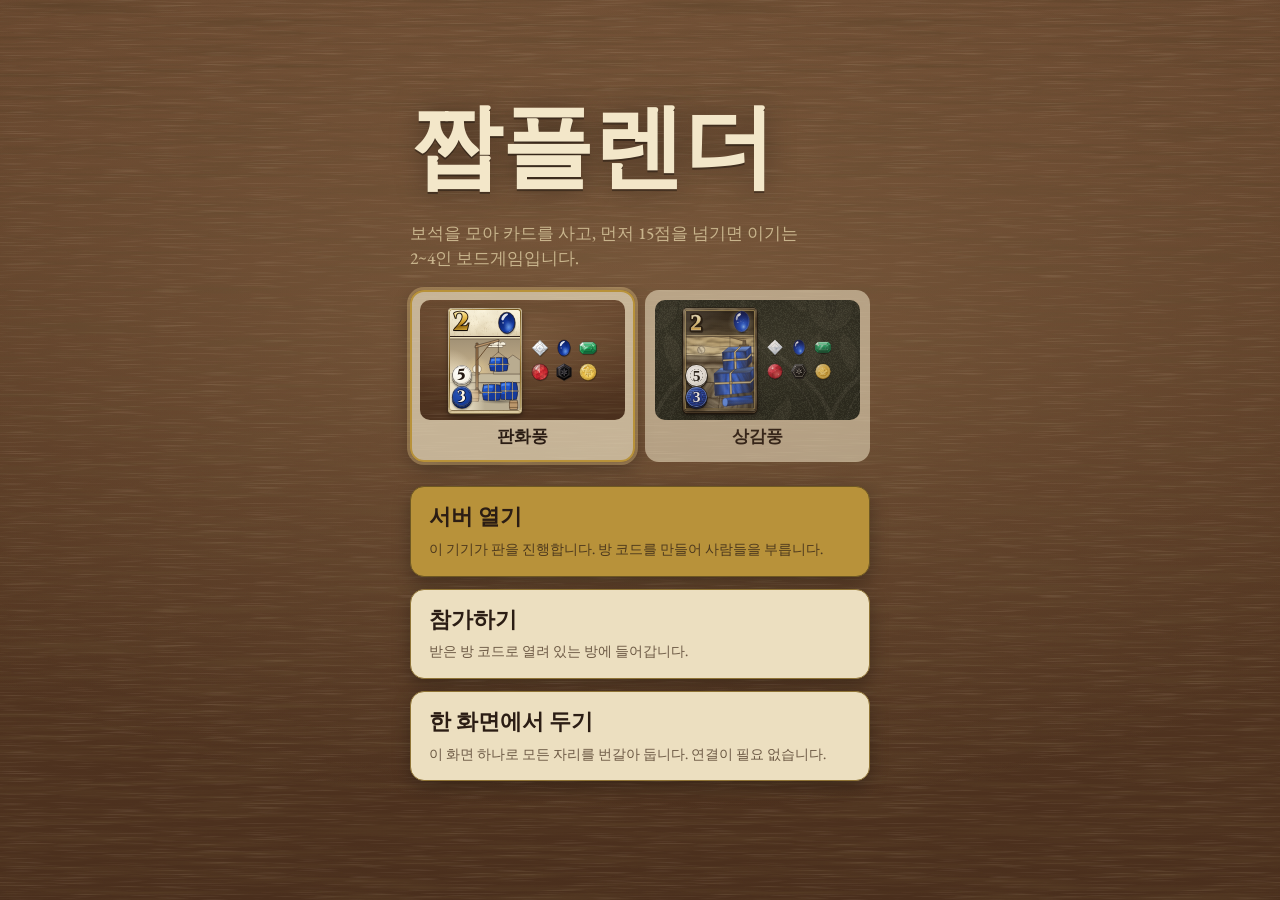
<file: jjapplendor/index.html>
<!doctype html>
<html lang="ko">
<head>
<meta charset="utf-8">
<meta name="viewport" content="width=device-width, initial-scale=1, viewport-fit=cover">
<meta name="theme-color" content="#2b211b">
<title>짭플렌더</title>
<link rel="icon" href="data:image/svg+xml,%3Csvg xmlns='http://www.w3.org/2000/svg' viewBox='0 0 32 32'%3E%3Cpath d='M16 3 28 12 16 29 4 12Z' fill='%23c9a75c' stroke='%233a2a12' stroke-width='2' stroke-linejoin='round'/%3E%3Cpath d='M4 12h24M11 12l5 17 5-17M10 3.5 11 12M22 3.5 21 12' fill='none' stroke='%233a2a12' stroke-width='1.2'/%3E%3C/svg%3E">
<link rel="stylesheet" href="src/v2/skins/engraving/skin.css">
<link rel="stylesheet" href="src/v2/skins/intarsia/skin.css">
<link rel="stylesheet" href="src/v2/board.css">
<link rel="stylesheet" href="style.css">
</head>
<body>
<div id="app"></div>
<noscript><p style="padding:24px">짭플렌더는 자바스크립트를 켜야 실행됩니다.</p></noscript>
<script src="vendor/peerjs.min.js"></script>
<script src="src/types.js"></script>
<script src="src/data.js"></script>
<script src="src/rules.js"></script>
<script src="src/room.js"></script>
<script src="src/net.js"></script>
<script src="src/local.js"></script>
<script src="src/bots/engine.js"></script>
<script src="src/bots/l2/calc.js"></script>
<script src="src/bots/l2/memory.js"></script>
<script src="src/bots/l2/plan.js"></script>
<script src="src/bots/l2/hooks.js"></script>
<script src="src/bots/styles/beginner-impulsive.js"></script>
<script src="src/bots/styles/beginner-cautious.js"></script>
<script src="src/bots/styles/beginner-collector.js"></script>
<script src="src/bots/styles/beginner-impulsive-points.js"></script>
<script src="src/bots/styles/beginner-cautious-sure.js"></script>
<script src="src/bots/styles/beginner-collector-count.js"></script>
<script src="src/bots/styles/intermediate-cautious.js"></script>
<script src="src/bots/styles/intermediate-impulsive.js"></script>
<script src="src/bots/styles/intermediate-collector.js"></script>
<script src="src/v2/skin-api.js"></script>
<script src="src/v2/dom.js"></script>
<script src="src/v2/skins/engraving/fonts.js"></script>
<script src="src/v2/skins/engraving/skin.js"></script>
<script src="src/v2/skins/intarsia/fonts.js"></script>
<script src="src/v2/skins/intarsia/skin.js"></script>
<script src="src/v2/sound.js"></script>
<script src="src/v2/motion.js"></script>
<script src="src/v2/board.js"></script>
<script src="src/ui/dom.js"></script>
<script src="src/ui/text.js"></script>
<script src="src/ui/panels.js"></script>
<script src="src/app.js"></script>
</body>
</html>
</file>
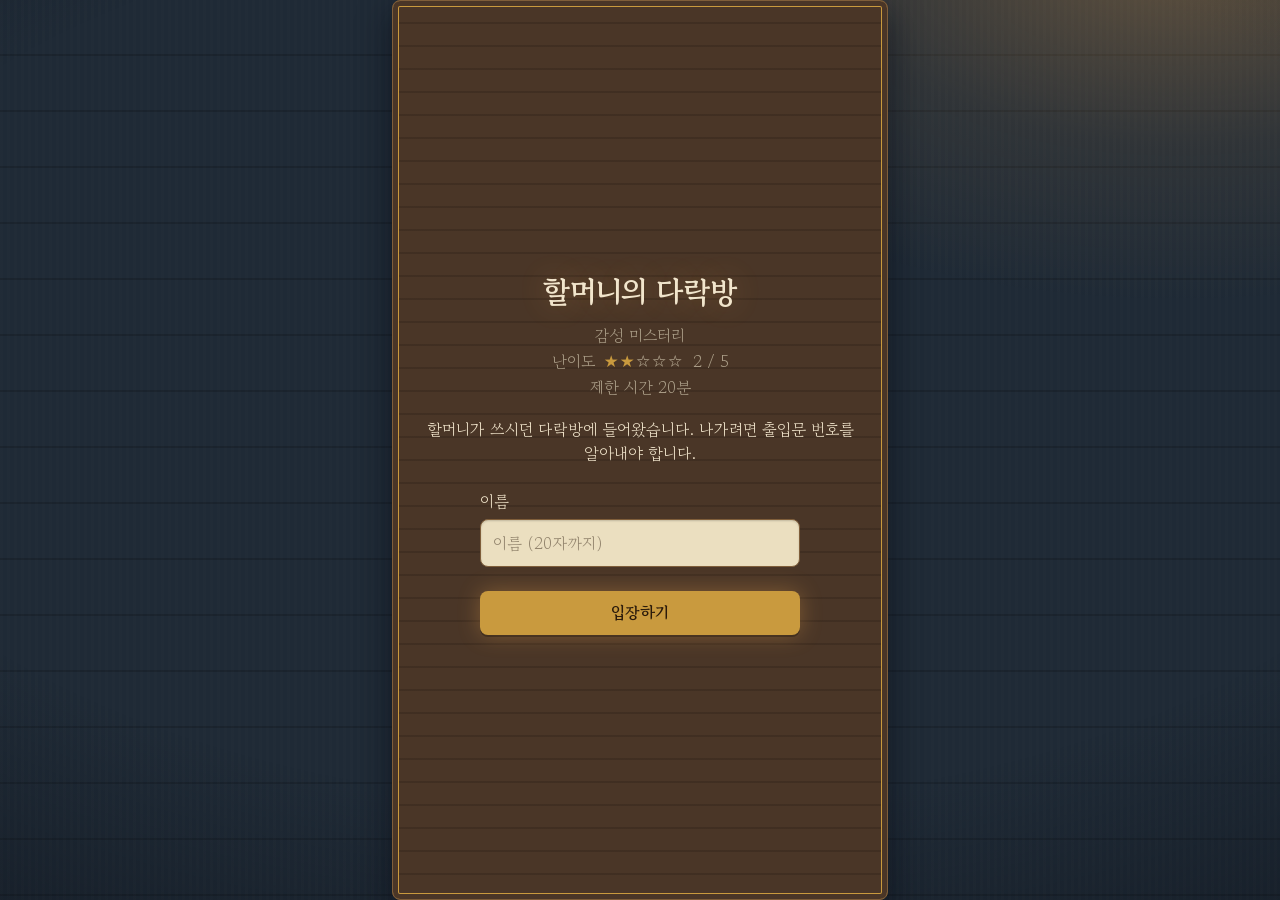
<file: escape/attic/index.html>
<!doctype html>
<html lang="ko" data-mood="attic">
<head>
<meta charset="utf-8">
<meta name="viewport" content="width=device-width, initial-scale=1, viewport-fit=cover">
<meta name="color-scheme" content="dark light">
<title>할머니의 다락방</title>
<link rel="stylesheet" href="https://fonts.googleapis.com/css2?family=Gowun+Batang:wght@400;700&family=Nanum+Pen+Script&family=IBM+Plex+Sans+KR:wght@400;500;700&family=Gaegu:wght@400;700&family=Noto+Serif+KR:wght@500;700&family=Nanum+Brush+Script&family=Nanum+Myeongjo:wght@400;700;800&family=Poor+Story&display=swap">
<style>
/* engine.css — 구조·배치만. 색·글꼴·질감은 moods.css의 변수만 참조한다. (엔진 2판) */
*, *::before, *::after { box-sizing: border-box; }
html, body { margin: 0; padding: 0; min-height: 100%; }
html { -webkit-text-size-adjust: 100%; overflow-x: hidden; }
body {
  background: var(--bg);
  color: var(--text);
  font-family: var(--font-ui);
  font-size: 16px;
  line-height: 1.5;
  word-break: keep-all;
  overflow-wrap: break-word;
  overflow-x: hidden;
  -webkit-tap-highlight-color: transparent;
}
img, svg { max-width: 100%; }
button, input, textarea { font: inherit; color: inherit; }
button { cursor: pointer; }
[hidden] { display: none !important; }
:focus-visible { outline: 2px solid var(--accent); outline-offset: 2px; }
.sr-only { position: absolute; width: 1px; height: 1px; overflow: hidden; clip: rect(0 0 0 0); white-space: nowrap; }
p { margin: 0 0 8px; }

#app { max-width: 520px; margin: 0 auto; position: relative; }
.screen { display: none; }
.screen.is-active { display: block; }

/* 버튼 */
.btn {
  display: inline-flex; align-items: center; justify-content: center;
  min-height: 44px; min-width: 44px; padding: 8px 14px;
  border: 1px solid var(--line); border-radius: var(--radius);
  background: var(--surface); color: var(--text);
  text-decoration: none; line-height: 1.2; gap: 6px;
  user-select: none; -webkit-user-select: none; touch-action: manipulation;
}
.btn-primary { background: var(--accent); color: var(--on-accent); border-color: var(--accent); }
.btn:disabled { opacity: .5; cursor: default; }
.btn-sm { min-height: 44px; padding: 4px 12px; font-size: 14px; }
.btn-icon { padding: 8px; }
.obj, .chip, .wheel-digit, .dir-display, .keypad-display, .pane-handle, .memo-tabs { user-select: none; -webkit-user-select: none; touch-action: manipulation; }

/* ===== 시작 안내판 ===== */
.poster { padding: 32px 16px 40px; text-align: center; }
.poster.is-active { display: flex; flex-direction: column; justify-content: center; min-height: 100vh; min-height: 100dvh; margin: 0 12px; }
.poster-title { font-size: 30px; line-height: 1.25; margin: 16px 0 12px; }
.poster-meta { display: flex; flex-direction: column; align-items: center; gap: 2px; color: var(--text-dim); margin: 0 0 18px; line-height: 1.5; }
.poster-meta > span { display: block; }
.poster-stars { letter-spacing: 2px; margin: 0 4px; }
.poster-stars .star { opacity: .35; }
.poster-stars .star.on { opacity: 1; color: var(--accent); }
.poster-intro { margin: 0 auto 24px; max-width: 32em; }
.poster-form { display: flex; flex-direction: column; gap: 12px; max-width: 320px; margin: 0 auto; width: 100%; }
.poster-form label { text-align: left; display: flex; flex-direction: column; gap: 6px; }
.poster-form input, .lock-text input, .field {
  width: 100%; min-height: 48px; padding: 8px 12px;
  border: 1px solid var(--line); border-radius: var(--radius);
  background: var(--surface); color: var(--text);
}
.poster-resume { display: flex; flex-direction: column; gap: 12px; max-width: 320px; margin: 0 auto; width: 100%; padding: 14px 16px; }
.poster-resume .poster-note { overflow-wrap: anywhere; }
.poster-resume .btn { width: 100%; }
.poster-note { color: var(--text-dim); font-size: 14px; margin: 0; }

/* ===== 방 화면: 세로 고정 틀 ===== */
.room.is-active { display: flex; flex-direction: column; height: 100vh; height: 100dvh; overflow: hidden; }
.topbar {
  flex: 0 0 auto; display: flex; align-items: center; gap: 6px;
  padding: 6px 10px; border-bottom: 1px solid var(--line); background: var(--bg-2);
}
.clock { flex: 1 1 auto; min-width: 0; font-variant-numeric: tabular-nums; white-space: nowrap; font-size: 17px; font-weight: 600; overflow: hidden; text-overflow: ellipsis; }
.clock.is-over { color: var(--bad); font-size: 15px; }
.topbar .btn { flex: 0 0 auto; min-height: 44px; padding: 6px 9px; font-size: 13px; white-space: nowrap; }
.hint-count { display: inline-block; min-width: 1.4em; text-align: center; padding: 0 4px; border-radius: 999px; background: var(--accent); color: var(--on-accent); font-size: 12px; line-height: 1.4; }

.scene-nav { flex: 0 0 auto; display: flex; align-items: center; gap: 6px; padding: 4px 10px 0; }
.scene-nav .btn { flex: 0 0 auto; }
.scene-nav-name { flex: 1 1 auto; text-align: center; font-size: 17px; font-weight: 600; min-width: 0; line-height: 1.15; }
.scene-nav-name .scene-nav-room { display: block; font-size: 11px; font-weight: 400; color: var(--text-dim); overflow: hidden; text-overflow: ellipsis; white-space: nowrap; }
.scene-nav-dots { display: block; text-align: center; color: var(--text-dim); font-size: 9px; letter-spacing: 3px; line-height: 1; margin-top: 2px; }

/* ===== 무대(가까이 보기 영역) ===== */
.stage { flex: 1 1 0; min-height: 0; display: flex; flex-direction: column; padding: 4px 8px 6px; }
.pane-main { flex: 1 1 0; min-height: 0; position: relative; display: flex; flex-direction: column; border: 1px solid var(--line); border-radius: var(--radius); background: var(--bg-2); overflow: hidden; }
.pane-side { flex: 0 0 45%; min-height: 0; position: relative; display: flex; flex-direction: column; border: 1px solid var(--line); border-radius: var(--radius); background: var(--bg-2); overflow: hidden; }
.pane-handle { flex: 0 0 22px; position: relative; display: flex; align-items: center; justify-content: center; cursor: row-resize; touch-action: none; z-index: 3; }
.pane-handle::before { content: ""; position: absolute; left: 0; right: 0; top: -11px; bottom: -11px; } /* 44px 손잡이 영역 */
.pane-handle::after { content: ""; width: 56px; height: 6px; border-radius: 3px; background: var(--line); }
.pane-handle.is-drag::after { background: var(--accent); }
/* 위 칸 가까이 보기: flex 사슬에 끼워 .pane-body가 남은 높이를 받고 스스로 스크롤하게 한다 */
#pane-main > .examine { display: flex; flex-direction: column; flex: 1 1 0; min-height: 0; }
.pane-head { flex: 0 0 auto; display: flex; align-items: center; gap: 8px; padding: 2px 6px 2px 12px; border-bottom: 1px solid var(--line); background: var(--surface); min-height: 44px; }
.pane-title { flex: 1 1 auto; min-width: 0; margin: 0; font-size: 16px; font-weight: 600; overflow: hidden; text-overflow: ellipsis; white-space: nowrap; }
.pane-head .btn-sm { flex: 0 0 auto; }
.pane-body { flex: 1 1 auto; min-height: 0; overflow-y: auto; -webkit-overflow-scrolling: touch; padding: 12px 12px 16px; overscroll-behavior: contain; }
.panel { position: absolute; inset: 0; z-index: 4; display: flex; flex-direction: column; background: var(--bg-2); }
/* 판(힌트·메뉴·도입)이 떠 있는 동안 아래 칸·손잡이를 숨겨 위 칸이 무대 전체 높이를 쓴다 */
.stage.has-panel > .pane-side, .stage.has-panel > .pane-handle { display: none !important; }

/* ===== 장면: 배경 위 물건 배치 ===== */
.scene { flex: 1 1 auto; min-height: 0; position: relative; overflow: hidden; }
.scene-bg, .scene-objects { position: absolute; inset: 0; }
.scene-bg { pointer-events: none; overflow: hidden; }
.scene-bg > div { position: absolute; }
/* 기본 배치(좌표표의 기준선) — 특이도 0,1,0으로 두어 scenes.css(같은 특이도, 뒤에 인라인)가 이긴다.
   scenes.css가 없는 stub 빌드에서만 이 값이 쓰인다. 색·질감은 scenes.css가 입힌다. */
.bg-wallpaper { left: 0; top: 0; width: 100%; height: 78%; }
.bg-molding { left: 0; top: 0; width: 100%; height: 3%; }
.bg-baseboard { left: 0; top: 78%; width: 100%; height: 4%; z-index: 1; }
.bg-floor { left: 0; top: 78%; width: 100%; height: 22%; z-index: 0; }
.bg-prop-window { left: 8%; top: 10%; width: 26%; height: 26%; }
.bg-lampglow { left: 15%; top: 18%; width: 70%; height: 44%; }
.bg-desk-top { left: 8%; top: 44%; width: 84%; height: 12%; clip-path: polygon(8% 0, 92% 0, 100% 100%, 0 100%); }
.bg-desk-apron { left: 8%; top: 56%; width: 84%; height: 5%; }
.bg-desk-legs { left: 10%; top: 61%; width: 80%; height: 36%; clip-path: polygon(0 0, 5% 0, 5% 100%, 0 100%, 95% 100%, 95% 0, 100% 0, 100% 100%, 0 100%); }
.bg-desk-body { left: 30%; top: 60%; width: 40%; height: 22%; }
/* 선반판 윗선: 좌표표의 물건 바닥선(29/49/69)에 맞춘다. 판 그림이 1% 차를 흡수한다. */
.bg-shelf1 { left: 10%; top: 29%; width: 80%; height: 3%; }
.bg-shelf2 { left: 10%; top: 49%; width: 80%; height: 3%; }
.bg-shelf3 { left: 10%; top: 69%; width: 80%; height: 3%; }
.bg-floorboards { left: 0; top: 0; width: 100%; height: 100%; }
.bg-baseboard-strip { left: 0; top: 0; width: 100%; height: 10%; }

.obj { position: absolute; margin: 0; padding: 0; border: 0; background: transparent; color: var(--text); display: block; text-align: center; min-width: 64px; min-height: 64px; }
.obj-art { position: absolute; display: block; filter: drop-shadow(0 3px 3px rgba(0, 0, 0, .45)); }
.obj-art svg { display: block; width: 100%; height: 100%; }
.obj.is-open .obj-art { opacity: .7; }
.tag {
  position: absolute; left: 0; right: 0; display: flex; align-items: baseline; gap: 4px; margin: 0 auto; width: max-content; max-width: 100%;
  font-size: 11px; line-height: 1.3; padding: 2px 7px; border-radius: 999px;
  background: var(--surface); color: var(--text); border: 1px solid var(--line); box-shadow: var(--shadow);
  pointer-events: none;
}
.tag-name { display: block; overflow: hidden; text-overflow: ellipsis; white-space: nowrap; min-width: 0; flex: 0 1 auto; }
.badge { display: block; flex: 0 0 auto; font-size: 10px; color: var(--text-dim); white-space: nowrap; }
.badge::before { content: "· "; }
.obj.is-open .badge { color: var(--ok); }
.obj-icon { display: inline-block; vertical-align: middle; }

/* ===== 아래 두 줄 ===== */
.lockstrip, .invbar { flex: 0 0 auto; display: flex; gap: 6px; align-items: center; overflow-x: auto; overflow-y: hidden; -webkit-overflow-scrolling: touch; padding: 5px 10px; border-top: 1px solid var(--line); background: var(--bg-2); scrollbar-width: none; }
.lockstrip::-webkit-scrollbar, .invbar::-webkit-scrollbar { display: none; }
.lockstrip { min-height: 50px; }
.invbar { min-height: 58px; }
.strip-label { flex: 0 0 auto; font-size: 11px; color: var(--text-dim); line-height: 1.2; white-space: nowrap; padding-right: 2px; }
.strip-empty { flex: 0 0 auto; font-size: 12px; color: var(--text-dim); padding: 0 4px; }
.chip {
  flex: 0 0 auto; display: inline-flex; align-items: center; gap: 5px; min-height: 44px; padding: 4px 10px 4px 6px;
  border: 1px solid var(--line); border-radius: 999px; background: var(--surface); color: var(--text); font-size: 13px; line-height: 1.2; white-space: nowrap;
}
.invbar .chip { min-height: 46px; }
.chip .obj-icon { width: 24px; height: 24px; flex: 0 0 auto; }
.chip-sub { color: var(--text-dim); font-size: 11px; }
/* 열린 자물쇠 칩: opacity 대신 색으로 흐리게(대비 유지), 그림만 연하게, 이름에 취소선 */
.chip.is-open { color: var(--text-dim); border-style: dashed; }
.chip.is-open .obj-icon { opacity: .6; }
.chip.is-open .chip-name { text-decoration: line-through; }
.chip.is-new { box-shadow: 0 0 0 2px var(--accent); }
.chip.is-active { border-color: var(--accent); }
.chip.is-memo { background: var(--paper); color: var(--ink); border-color: var(--line); }

/* ===== 가까이 보기 내용 ===== */
.examine-visual { display: flex; justify-content: center; margin: 0 auto 12px; max-width: 300px; }
.examine-visual svg, .examine-visual img { display: block; width: 100%; height: auto; max-height: 40vh; }
.examine-visual .obj-icon { width: 120px; height: 120px; color: var(--text); }
.examine-text { margin: 0 0 12px; }
.paper { background: var(--paper); color: var(--ink); border-radius: var(--radius); padding: 14px; box-shadow: var(--shadow); }
.paper .hand, .hand { font-family: var(--font-hand); }
.paper h3 { margin: 0 0 12px; font-size: 20px; }
.prologue-text { font-size: 17px; line-height: 1.7; margin: 8px 0 16px; }
.panel-foot { display: flex; gap: 8px; justify-content: center; padding: 6px 12px; border-top: 1px solid var(--line); flex: 0 0 auto; }
.panel-foot .btn { flex: 1 1 auto; max-width: 240px; min-height: 44px; }

/* ===== 자물쇠 ===== */
.lock { border: 1px solid var(--line); border-radius: var(--radius); background: var(--surface-2); padding: 12px 10px; margin-top: 4px; }
.lock-title { margin: 0 0 10px; text-align: center; color: var(--text-dim); font-size: 14px; }
.lock-sticker { display: flex; justify-content: center; margin: 0 auto 10px; max-width: 200px; }
.lock-sticker svg { width: 100%; height: auto; }
.lock-actions { display: flex; gap: 8px; justify-content: center; margin-top: 12px; flex-wrap: wrap; }
.lock-actions .btn { flex: 1 1 120px; max-width: 220px; }
.lock-msg { text-align: center; min-height: 1.5em; margin: 6px 0 0; color: var(--bad); font-size: 14px; }
.lock.is-open .lock-msg { color: var(--ok); }
.lock-open-note { text-align: center; color: var(--text-dim); margin: 0; }
.take-note { text-align: center; color: var(--text-dim); margin: 0 0 8px; font-size: 14px; }

/* 숫자 휠 */
.wheels { display: flex; justify-content: center; gap: 8px; flex-wrap: wrap; }
.wheel { display: flex; flex-direction: column; align-items: center; gap: 4px; }
.wheel .btn { min-width: 46px; min-height: 44px; padding: 4px; }
.wheel-digit { width: 46px; height: 52px; display: flex; align-items: center; justify-content: center; font-size: 26px; font-variant-numeric: tabular-nums; background: var(--surface); border: 1px solid var(--line); border-radius: var(--radius); }
@media (max-width: 374px) { .wheels { gap: 6px; } .wheel .btn, .wheel-digit { min-width: 44px; width: 44px; } }

/* 방향 */
/* 입력 표시줄(방향·키패드)은 본문을 아래로 밀어도 위에 붙어 있어 무엇을 눌렀는지 항상 보인다.
   .lock-ui는 display:contents라 표시줄이 .lock 안 어디까지든 붙어 있다. 칸이 너무 낮으면(.is-short) 풀어서 확인 키를 가리지 않게 한다. */
.lock-ui { display: contents; }
.lock .dir-display, .lock .keypad-display { position: sticky; top: 0; z-index: 2; }
.lock.is-short .dir-display, .lock.is-short .keypad-display { position: static; }
.lock-actions:empty { display: none; }
.lock-msg:empty { min-height: 0; margin: 0; }
.dir-display { min-height: 46px; display: flex; align-items: center; justify-content: center; gap: 2px; flex-wrap: wrap; font-size: 22px; letter-spacing: 2px; background: var(--surface); border: 1px solid var(--line); border-radius: var(--radius); padding: 6px 10px; margin-bottom: 10px; }
.dir-display:empty::before { content: "\00a0"; }
.dir-pad { display: grid; grid-template-columns: repeat(3, 54px); grid-template-rows: repeat(3, 54px); gap: 6px; justify-content: center; }
.dir-pad .btn { font-size: 24px; min-width: 54px; min-height: 54px; padding: 0; }
.dir-pad .dir-u { grid-column: 2; grid-row: 1; }
.dir-pad .dir-l { grid-column: 1; grid-row: 2; }
.dir-pad .dir-r { grid-column: 3; grid-row: 2; }
.dir-pad .dir-d { grid-column: 2; grid-row: 3; }
.dir-pad .dir-c { grid-column: 2; grid-row: 2; font-size: 14px; }

/* 키패드 */
.keypad-display { min-height: 46px; display: flex; align-items: center; justify-content: center; font-size: 24px; letter-spacing: 6px; font-variant-numeric: tabular-nums; background: var(--surface); border: 1px solid var(--line); border-radius: var(--radius); padding: 6px 10px; margin-bottom: 10px; }
.keypad-display:empty::before { content: "\00a0"; }
.keypad { display: grid; grid-template-columns: repeat(3, 68px); gap: 7px; justify-content: center; }
.keypad .btn { min-height: 48px; font-size: 22px; padding: 0; }
@media (max-width: 374px) { .keypad { grid-template-columns: repeat(3, 62px); } }

/* 글자 */
.lock-text { display: flex; flex-direction: column; gap: 10px; }

/* ===== 메모 ===== */
.memo { display: flex; flex-direction: column; gap: 8px; flex: 1 1 auto; min-height: 0; }
.pane-side .pane-body { display: flex; flex-direction: column; padding: 10px 12px 8px; }
.pane-side .pane-body > .examine-text, .pane-side .pane-body > .hint-note { flex: 0 0 auto; }
.memo-tabs { display: flex; gap: 6px; flex: 0 0 auto; }
.memo-tabs .btn { flex: 1 1 auto; }
.memo-tabs .btn.is-on { background: var(--accent); color: var(--on-accent); border-color: var(--accent); }
.memo-text-wrap { display: flex; flex-direction: column; flex: 1 1 auto; min-height: 0; }
.memo-text { width: 100%; min-height: 56px; flex: 1 1 auto; resize: none; padding: 10px; border: 1px solid var(--line); border-radius: var(--radius); background: var(--paper); color: var(--ink); font-family: var(--font-ui); line-height: 1.5; }
.memo-draw { display: flex; flex-direction: column; gap: 8px; }
.memo-draw canvas { display: block; width: 100%; height: auto; aspect-ratio: 3 / 2; background: var(--paper); border: 1px solid var(--line); border-radius: var(--radius); touch-action: none; cursor: crosshair; }
.memo-tools { display: flex; gap: 6px; order: -1; } /* 도구 줄을 캔버스 위에: 칸이 낮아도 펜·지우개가 보인다 */
.memo-tools .btn { flex: 1 1 auto; }
.memo-tools .btn.is-on { background: var(--accent); color: var(--on-accent); border-color: var(--accent); }
.memo-count { font-size: 12px; color: var(--text-dim); text-align: right; margin: 2px 0 0; flex: 0 0 auto; }

/* ===== 연출 ===== */
@keyframes shake { 0%,100% { transform: translateX(0); } 20%,60% { transform: translateX(-8px); } 40%,80% { transform: translateX(8px); } }
.lock.is-shake { animation: shake .4s; }
@keyframes clickpop { 0% { transform: scale(.7); opacity: 0; } 30% { transform: scale(1.15); opacity: 1; } 100% { transform: scale(1); opacity: 1; } }
.click-fx { text-align: center; font-size: 28px; font-weight: 700; color: var(--ok); animation: clickpop .5s; margin: 8px 0; }
@keyframes toastin { from { transform: translateY(-8px); opacity: 0; } to { transform: none; opacity: 1; } }
.toast {
  position: fixed; left: 0; right: 0; top: 64px; margin: 0 auto; width: max-content; z-index: 50;
  max-width: calc(100% - 32px); padding: 10px 16px; border-radius: var(--radius);
  white-space: nowrap; overflow: hidden; text-overflow: ellipsis;
  background: var(--surface); color: var(--text); border: 1px solid var(--line); box-shadow: var(--shadow);
  animation: toastin .25s; text-align: center; font-size: 15px; pointer-events: none;
}
@media (prefers-reduced-motion: reduce) {
  *, *::before, *::after { animation: none !important; transition: none !important; scroll-behavior: auto !important; }
}

/* ===== 힌트·메뉴 ===== */
.hint-step { padding: 10px 12px; border: 1px solid var(--line); border-radius: var(--radius); background: var(--surface); margin-bottom: 8px; }
.hint-step-label { display: block; font-size: 13px; color: var(--text-dim); margin-bottom: 4px; }
.hint-note { color: var(--text-dim); margin: 0 0 10px; }
.hint-msg { font-size: 17px; text-align: center; margin: 20px 0; }
.menu-list { display: flex; flex-direction: column; gap: 8px; }
.menu-list .btn { width: 100%; }
.menu-info { color: var(--text-dim); font-size: 14px; margin: 0 0 14px; }
.menu-info dt { display: inline; font-weight: 600; color: var(--text); }
.menu-info dt::after { content: ":"; }
.menu-info dd { display: inline; margin: 0 0 0 4px; }
.menu-info div { margin-bottom: 4px; }
.panel h3 { font-size: 16px; margin: 12px 0 6px; }

/* ===== 탈출 화면 ===== */
.escape { padding: 28px 16px 40px; text-align: center; }
.escape-title { font-size: 30px; margin: 8px 0 16px; }
.escape-ending { margin: 0 auto 20px; max-width: 32em; text-align: left; padding: 14px 16px; }
.escape-stats { display: grid; grid-template-columns: repeat(2, minmax(0, 1fr)); gap: 8px 12px; margin: 0 auto 20px; max-width: 360px; }
.escape-stats div { padding: 8px; border: 1px solid var(--line); border-radius: var(--radius); background: var(--surface); }
.escape-stats dt { font-size: 12px; color: var(--text-dim); }
.escape-stats dd { margin: 0; font-size: 18px; font-weight: 600; font-variant-numeric: tabular-nums; color: var(--text); overflow-wrap: anywhere; }
.escape-card { margin: 0 auto 16px; max-width: 320px; }
.escape-card img { width: 100%; height: auto; display: block; border-radius: var(--radius); box-shadow: var(--shadow); }
.escape-card-note { font-size: 13px; color: var(--text-dim); margin: 6px 0 0; }
.escape-actions { display: grid; grid-template-columns: repeat(2, minmax(0, 1fr)); gap: 8px; max-width: 360px; margin: 0 auto 16px; }
.escape-detail { text-align: left; max-width: 420px; margin: 0 auto 20px; padding: 12px 16px; }
.escape-detail h3 { font-size: 17px; margin: 16px 0 8px; }
.escape-detail table { width: 100%; border-collapse: collapse; font-size: 14px; }
.escape-detail th, .escape-detail td { text-align: left; padding: 6px 4px; border-bottom: 1px solid var(--line); vertical-align: top; }
.escape-detail td.num { text-align: right; font-variant-numeric: tabular-nums; white-space: nowrap; }
.escape-reset-wrap { margin-top: 28px; }

/* ===== 로비 ===== */
.lobby { padding: 24px 16px 40px; display: flex; flex-direction: column; gap: 16px; }
.lobby-title { font-size: 16px; font-weight: 600; text-align: center; margin: 0 0 4px; color: var(--text-dim); }
.lobby-card { padding: 20px 16px 18px; text-align: center; background: var(--bg); color: var(--text); }
.lobby-card .poster-title { font-size: 26px; margin: 4px 0 10px; }
.lobby-card .poster-meta { margin-bottom: 12px; }
.lobby-card .poster-intro { margin-bottom: 14px; }
.lobby-record { font-size: 14px; color: var(--text-dim); margin: 0 0 12px; min-height: 1.4em; }
.lobby-record:empty { display: none; }
.lobby-enter { min-width: 160px; }

</style>
<style>
/* FONT_LINK: https://fonts.googleapis.com/css2?family=Gowun+Batang:wght@400;700&family=Nanum+Pen+Script&family=IBM+Plex+Sans+KR:wght@400;500;700&family=Gaegu:wght@400;700&family=Noto+Serif+KR:wght@500;700&family=Nanum+Brush+Script&family=Nanum+Myeongjo:wght@400;700;800&family=Poor+Story&display=swap */
/*
  moods.css — 분위기 묶음 4개 (attic, lab, cellar, library) + 로비용 기본값(:root)
  규격 "접점"의 CSS 변수 19개를 묶음마다 전부 정의한다. 선택자는 `:root[data-mood="x"], [data-mood="x"]`
  (로비 안내판은 카드 단위로 분위기를 입는다).

  색은 그 장소의 재료에서 가져왔다:
    attic   밤의 슬레이트 블루 벽 + 호두나무 + 놋쇠 + 낡은 크림색 종이
    lab     연녹색 병원 타일 + 스테인리스 + 실험 노트의 옅은 초록 종이 + 약병 청록 + 위험 표지 주황
    cellar  젖은 돌 + 촛농(양피지) + 불꽃 + 봉인 밀랍
    library 오후 빛을 받은 황갈색 종이 + 오래된 책장 + 소가죽 표지 + 독서등 초록
  :root 기본값은 로비의 복도(어두운 회벽 + 놋쇠)다. html에 data-mood가 없을 때만 보인다.

  조명·질감은 body::before(질감)와 body::after(빛)로 넣되 둘 다 내용 뒤(z-index:-1)에 둔다.
  빛을 내용 위에 얹으면 글자 대비가 깎이므로 벽(바탕)에만 비친다. 둘 다 pointer-events:none.
  대비 수치는 이 덧칠이 얹힌 실제 화면색(가장 밝은 점·가장 어두운 점)으로 쟀다(moods.md).
  prefers-reduced-motion이면 움직임을 끈다. @import·외부 파일 없음.
*/

/* ---------- 로비 기본값: 복도 (html에 data-mood가 없을 때) ---------- */
:root {
  --bg: #221d1a;
  --bg-2: #171311;
  --surface: #3b322b;
  --surface-2: #4b403a;
  --line: #7d6b56;
  --accent: #bb9a4f;
  --on-accent: #221606;
  --accent-2: #d6bf93;
  --text: #efe5d4;
  --text-dim: #ab9e8b;
  --paper: #e8dcc3;
  --ink: #2b2118;
  --ok: #a9cf90;
  --bad: #f6ab9c;
  --glow: rgba(255, 200, 120, 0.22);
  --font-ui: "Gowun Batang", "Noto Serif KR", "Noto Serif CJK KR", "AppleMyungjo", "Batang", "Apple SD Gothic Neo", "Malgun Gothic", serif;
  --font-hand: "Nanum Pen Script", "Apple SD Gothic Neo", "Malgun Gothic", "Noto Sans KR", cursive, sans-serif;
  --radius: 8px;
  --shadow: 0 12px 32px rgba(0, 0, 0, 0.5), 0 1px 0 rgba(255, 220, 170, 0.06) inset;
}

/* ---------- 공통: 덧칠이 보이도록 바탕색은 html에, body는 투명 ---------- */
html { background: var(--bg); }
body { background: transparent; }

:root[data-mood] body::before,
:root[data-mood] body::after {
  content: "";
  position: fixed;
  inset: 0;
  z-index: -1;
  pointer-events: none;
}

/* =====================================================================
   attic — 등잔불 켜진 따뜻한 다락방, 밤
   벽은 밤의 슬레이트 블루, 가구는 호두나무, 쇠붙이는 놋쇠. 오른쪽 위 등잔.
   ===================================================================== */
:root[data-mood="attic"], [data-mood="attic"] {
  --bg: #1f2a36;          /* 밤의 슬레이트 블루 벽 */
  --bg-2: #151d27;        /* 벽의 그늘 */
  --surface: #4a3627;     /* 호두나무 */
  --surface-2: #5e4533;   /* 등잔불 받은 호두나무 */
  --line: #7f5e3a;        /* 어둡게 바랜 놋쇠 테 */
  --accent: #c99a3e;      /* 놋쇠 */
  --on-accent: #2a1a0b;   /* 놋쇠 위 새긴 글씨 */
  --accent-2: #e2a862;    /* 등잔 불빛 */
  --text: #f1e5cc;        /* 불빛 받은 크림색 */
  --text-dim: #ab9e88;    /* 그늘 속 글씨 */
  --paper: #ebdfc0;       /* 낡은 크림색 종이 */
  --ink: #3a2a1a;         /* 갈색 잉크 */
  --ok: #a9cf90;          /* 이끼 */
  --bad: #f7ad9e;         /* 등잔불 받은 녹 */
  --glow: rgba(255, 178, 84, 0.30);
  --font-ui: "Gowun Batang", "Noto Serif KR", "Noto Serif CJK KR", "AppleMyungjo", "Batang", "Apple SD Gothic Neo", "Malgun Gothic", serif;
  --font-hand: "Nanum Pen Script", "Apple SD Gothic Neo", "Malgun Gothic", "Noto Sans KR", cursive, sans-serif;
  --radius: 8px;
  --shadow: 0 12px 32px rgba(6, 10, 18, 0.55), 0 1px 0 rgba(255, 220, 170, 0.06) inset;
}
/* 벽: 가로 널빤지 결 + 네 귀의 어둠 */
:root[data-mood="attic"] body::before {
  background:
    radial-gradient(ellipse 120% 90% at 50% 40%, transparent 55%, rgba(5, 8, 14, 0.5) 100%),
    repeating-linear-gradient(180deg, transparent 0 54px, rgba(0, 0, 0, 0.16) 54px 56px),
    repeating-linear-gradient(90deg, rgba(255, 230, 190, 0.012) 0 3px, transparent 3px 7px);
}
/* 등잔: 오른쪽 위에서 비치는 빛, 아주 천천히 숨 쉰다 */
:root[data-mood="attic"] body::after {
  background:
    radial-gradient(ellipse 70% 55% at 92% -6%, var(--glow) 0%, rgba(255, 178, 84, 0.08) 40%, transparent 72%);
  animation: attic-breathe 7s ease-in-out infinite alternate;
}
@keyframes attic-breathe {
  from { opacity: 0.82; }
  to   { opacity: 1; }
}

/* =====================================================================
   lab — 형광등이 깜빡이는 차가운 실험실
   병원 초록 타일 벽, 스테인리스 작업대, 약병 청록, 위험 표지 주황. 넷 중 가장 밝다.
   ===================================================================== */
:root[data-mood="lab"], [data-mood="lab"] {
  --bg: #d8e1dc;          /* 연녹색 병원 타일 */
  --bg-2: #c2cdc8;        /* 타일의 그늘, 바닥 */
  --surface: #c7d0d2;     /* 스테인리스 작업대 */
  --surface-2: #eaeeec;   /* 흰 포마이카 */
  --line: #6f8085;        /* 강철 모서리 */
  --accent: #125c69;      /* 약병 청록 */
  --on-accent: #eaf5f4;   /* 청록 위 흰 글씨 */
  --accent-2: #bf5f1c;    /* 위험 표지 주황 */
  --text: #141f26;        /* 검정 라벨 글씨 */
  --text-dim: #3c4c54;    /* 흐린 각인 (타일 바닥 그늘 위에서도 3:1) */
  --paper: #e9efe5;       /* 실험 노트의 옅은 초록 종이 */
  --ink: #1c2a24;         /* 노트 잉크 */
  --ok: #125636;
  --bad: #9a1c15;
  --glow: rgba(220, 244, 240, 0.55);
  --font-ui: "IBM Plex Sans KR", "Apple SD Gothic Neo", "Malgun Gothic", "Noto Sans KR", "Noto Sans CJK KR", sans-serif;
  --font-hand: "Gaegu", "Apple SD Gothic Neo", "Malgun Gothic", "Noto Sans KR", cursive, sans-serif;
  --radius: 2px;
  --shadow: 0 2px 0 rgba(20, 40, 45, 0.22), 0 10px 22px rgba(20, 40, 45, 0.16);
}
/* 벽: 타일 줄눈 격자, 아래는 바닥의 그늘 */
:root[data-mood="lab"] body::before {
  background:
    linear-gradient(180deg, transparent 60%, rgba(20, 40, 45, 0.12) 100%),
    repeating-linear-gradient(90deg, rgba(20, 40, 45, 0.11) 0 2px, transparent 2px 72px),
    repeating-linear-gradient(180deg, rgba(20, 40, 45, 0.11) 0 2px, transparent 2px 72px);
}
/* 형광등: 위에서 내리는 차가운 빛, 가끔 깜빡인다 */
:root[data-mood="lab"] body::after {
  background:
    linear-gradient(180deg, var(--glow) 0%, rgba(220, 244, 240, 0.18) 22%, transparent 48%);
  animation: lab-flicker 9s steps(1, end) infinite;
}
@keyframes lab-flicker {
  0%, 100% { opacity: 1; }
  38%   { opacity: 0.35; }
  38.6% { opacity: 1; }
  39.4% { opacity: 0.6; }
  40%   { opacity: 1; }
  73%   { opacity: 0.5; }
  73.5% { opacity: 1; }
}

/* =====================================================================
   cellar — 촛불만 있는 어두운 지하실
   젖은 돌벽, 촛농 양피지, 불꽃, 봉인 밀랍. 넷 중 가장 어둡다. 빛은 아래에서 올라온다.
   ===================================================================== */
:root[data-mood="cellar"], [data-mood="cellar"] {
  --bg: #1c1916;          /* 젖은 돌 */
  --bg-2: #100d0b;        /* 빛이 닿지 않는 구석 */
  --surface: #3b332b;     /* 촛불 받은 돌덩이 */
  --surface-2: #4d4137;
  --line: #62503f;        /* 돌 틈의 모르타르 */
  --accent: #d98a2f;      /* 불꽃 */
  --on-accent: #1c0f04;
  --accent-2: #8c2f26;    /* 봉인 밀랍 붉은색 */
  --text: #ecdfc4;        /* 촛농빛 */
  --text-dim: #a3927b;
  --paper: #d9c59c;       /* 양피지 */
  --ink: #2a1b10;
  --ok: #a6c27f;
  --bad: #f2a38f;
  --glow: rgba(255, 150, 50, 0.28);
  --font-ui: "Noto Serif KR", "Noto Serif CJK KR", "AppleMyungjo", "Batang", "Apple SD Gothic Neo", "Malgun Gothic", serif;
  --font-hand: "Nanum Brush Script", "Apple SD Gothic Neo", "Malgun Gothic", "Noto Sans KR", cursive, sans-serif;
  --radius: 4px;
  --shadow: 0 16px 40px rgba(0, 0, 0, 0.7), 0 0 0 1px rgba(0, 0, 0, 0.5);
}
/* 벽: 엇갈린 돌 쌓기(인라인 SVG 패턴) + 깊은 어둠의 가장자리 */
:root[data-mood="cellar"] body::before {
  background:
    radial-gradient(ellipse 110% 80% at 50% 100%, transparent 30%, rgba(0, 0, 0, 0.66) 100%),
    url("data:image/svg+xml,%3Csvg xmlns='http://www.w3.org/2000/svg' width='160' height='96' viewBox='0 0 160 96'%3E%3Cg fill='%23000' fill-opacity='.28'%3E%3Crect width='160' height='3'/%3E%3Crect y='48' width='160' height='3'/%3E%3Crect x='0' y='3' width='3' height='45'/%3E%3Crect x='88' y='3' width='3' height='45'/%3E%3Crect x='44' y='51' width='3' height='45'/%3E%3Crect x='124' y='51' width='3' height='45'/%3E%3C/g%3E%3Cg fill='%23fff' fill-opacity='.025'%3E%3Crect x='6' y='8' width='78' height='36'/%3E%3Crect x='130' y='56' width='26' height='36'/%3E%3C/g%3E%3C/svg%3E") 0 0 / 160px 96px repeat;
}
/* 촛불: 아래 가운데에서 올라오는 빛, 불꽃처럼 흔들린다 */
:root[data-mood="cellar"] body::after {
  background:
    radial-gradient(ellipse 80% 60% at 50% 104%, var(--glow) 0%, rgba(255, 150, 50, 0.08) 38%, transparent 70%);
  transform-origin: 50% 100%;
  animation: cellar-flicker 4.3s ease-in-out infinite;
}
@keyframes cellar-flicker {
  0%   { opacity: 0.92; transform: scale(1); }
  17%  { opacity: 1;    transform: scale(1.03, 1.05); }
  31%  { opacity: 0.84; transform: scale(0.98, 0.97); }
  46%  { opacity: 0.97; transform: scale(1.01); }
  63%  { opacity: 0.88; transform: scale(1.04, 0.98); }
  80%  { opacity: 1;    transform: scale(0.99, 1.03); }
  100% { opacity: 0.92; transform: scale(1); }
}

/* =====================================================================
   library — 낡은 도서관, 오후의 먼지 낀 빛
   황갈색 종이 바탕, 펼친 책의 면, 소가죽 표지, 독서등 초록 갓, 바랜 금박 선.
   ===================================================================== */
:root[data-mood="library"], [data-mood="library"] {
  --bg: #dccba6;          /* 오후 빛 받은 황갈색 종이 */
  --bg-2: #c4ac80;        /* 책장 그늘 */
  --surface: #f0e6cf;     /* 펼친 책의 면 */
  --surface-2: #e3d4b3;
  --line: #957549;        /* 책등의 바랜 금박 */
  --accent: #6e2b24;      /* 소가죽 표지 */
  --on-accent: #f6ead2;   /* 표지 위 금박 글씨 */
  --accent-2: #2f5240;    /* 독서등 초록 갓 */
  --text: #2a2018;        /* 활자 잉크 */
  --text-dim: #5b4a37;    /* 바랜 잉크 */
  --paper: #f7f0dd;       /* 새 책장 */
  --ink: #2a2018;
  --ok: #335c30;
  --bad: #6a2317;          /* 마른 봉랍 — 상단 바(--bg-2) 위에서도 4.5:1 */
  --glow: rgba(255, 222, 160, 0.55);
  --font-ui: "Nanum Myeongjo", "Noto Serif KR", "Noto Serif CJK KR", "AppleMyungjo", "Batang", "Apple SD Gothic Neo", "Malgun Gothic", serif;
  --font-hand: "Poor Story", "Apple SD Gothic Neo", "Malgun Gothic", "Noto Sans KR", cursive, sans-serif;
  --radius: 6px;
  --shadow: 0 6px 18px rgba(70, 45, 20, 0.25), 0 1px 0 rgba(255, 255, 255, 0.35) inset;
}
/* 벽: 오른쪽 위에서 비스듬히 드는 오후 빛줄기 + 종이 섬유 결 + 세피아 가장자리 */
:root[data-mood="library"] body::before {
  background:
    radial-gradient(ellipse 120% 100% at 50% 30%, transparent 50%, rgba(70, 45, 20, 0.26) 100%),
    linear-gradient(112deg, transparent 38%, var(--glow) 52%, transparent 66%),
    repeating-linear-gradient(0deg, rgba(90, 60, 30, 0.035) 0 1px, transparent 1px 4px);
}
/* 빛줄기 속에 떠다니는 먼지: 화면보다 크게 깔고 통째로 천천히 흘려 보낸다 */
:root[data-mood="library"] body::after {
  inset: -280px;
  background:
    radial-gradient(circle 1.6px at 18% 23%, rgba(255, 245, 220, 0.9) 100%, transparent 100%) 0 0 / 260px 260px,
    radial-gradient(circle 1.2px at 63% 71%, rgba(255, 245, 220, 0.8) 100%, transparent 100%) 0 0 / 260px 260px,
    radial-gradient(circle 1px at 84% 38%, rgba(255, 245, 220, 0.7) 100%, transparent 100%) 0 0 / 260px 260px,
    radial-gradient(circle 1.3px at 37% 88%, rgba(255, 245, 220, 0.75) 100%, transparent 100%) 0 0 / 260px 260px;
  animation: library-dust 48s linear infinite alternate;
}
@keyframes library-dust {
  from { transform: translate(0, 0); }
  to   { transform: translate(-70px, 160px); }
}

/* ---------- 움직임 줄이기: 모든 조명 움직임을 끈다 ---------- */
@media (prefers-reduced-motion: reduce) {
  :root[data-mood] body::before,
  :root[data-mood] body::after {
    animation: none !important;
    transform: none !important;
    opacity: 1 !important;
  }
}

</style>
<style>
/*
  scenes.css — 장면 배경 4종(wall·desk·shelf·floor)의 배경 조각(.bg-*)과 물건 꼬리표(.tag·.badge)의 색.
  엔진은 규격 좌표표대로 .scene-bg 안에 조각 div를 이름·순서대로 만들고, 물건은 .scene-objects에 놓는다.
  여기서는 조각의 자리(%)와 겉모습만 맡는다. 자리의 수치는 규격 좌표표를 그대로 따른다:
    wall   걸레받이 윗선 78%, 바닥 78~100%, 창 x 8~34 · y 10~36
    desk   상판 뒷선 44% · 앞선 56%(앞이 넓은 사다리꼴, x 14~86 → 8~92), 앞판 56~60, 몸체 x 30~70 · y 60~82, 다리 60~90
    shelf  선반판 윗선 29 / 49 / 69%(기준선 30/50/70에서 1% 위 — 물건 바닥선 29/49/69에 맞춤), 판 x 10~90
    floor  바닥 전체, 위쪽 걸레받이 띠 0~10%
  색은 분위기 변수에서만 가져오고(그림 조각은 검정·흰 반투명이라 바탕색을 그대로 따른다), 분위기별 재료는
  [data-mood=x] .bg-* 로 덧씌운다. 외부 파일 없음 — 그림은 전부 인라인 SVG data URI.
  빛(등잔·형광등·촛불·오후 빛)은 각 장면 배경에 함께 깔려 있어 네 장면이 같은 조명 아래 있는 것처럼 보인다.
*/

/* ---------- 공통 구조: 조각은 .scene 안에서 절대 위치, 입력은 받지 않는다 ---------- */
.scene-bg { position: absolute; inset: 0; overflow: hidden; pointer-events: none; isolation: isolate; }  /* 안의 z-index가 물건 위로 새지 않게 */
.scene-bg > * { position: absolute; left: 0; right: 0; }

/* 벽(wall·desk·shelf 공통) */
.bg-wallpaper { top: 0; height: 78%; background-color: var(--bg); }
.bg-molding   { top: 0; height: 4%; }
.bg-baseboard { top: 78%; height: 3.5%; z-index: 1; }
.bg-floor     { top: 78%; bottom: 0; background-color: var(--surface); }
.bg-prop-window { left: 8%; right: auto; top: 10%; width: 26%; height: 26%; box-sizing: border-box; }

/* 책상 */
.bg-lampglow  { inset: 0; }
.bg-desk-top  { left: 8%; right: auto; width: 84%; top: 44%; height: 12%; z-index: 2;
  clip-path: polygon(7.15% 0, 92.85% 0, 100% 100%, 0 100%); }
.bg-desk-apron { left: 8%; right: auto; width: 84%; top: 56%; height: 4%; z-index: 2; }
.bg-desk-legs { left: 8%; right: auto; width: 84%; top: 60%; height: 30%; z-index: 2; }
.bg-desk-body { left: 30%; right: auto; width: 40%; top: 60%; height: 22%; z-index: 2; }

/* 선반: 판(위 38%)과 그 아래 브래킷 둘.
   판 윗선은 좌표표의 기준선(30/50/70)보다 1% 위(29/49/69)에 둔다 — 물건의 바닥선이 29/49/69라서,
   판 윗선을 거기에 맞춰야 물건이 판 위에 앉는다(1% 차를 판 그림이 흡수). */
.bg-shelf1, .bg-shelf2, .bg-shelf3 { left: 10%; right: auto; width: 80%; height: 8%; z-index: 2; }
.bg-shelf1 { top: 29%; }
.bg-shelf2 { top: 49%; }
.bg-shelf3 { top: 69%; }

/* 바닥(내려다봄) */
.bg-floorboards { inset: 0; background-color: var(--surface); }
.bg-baseboard-strip { top: 0; height: 10%; }

/* 물건: 그림에는 바닥 그림자, 꼬리표는 표면색 알약, 자물쇠 배지는 강조색 작은 알약.
   배지는 알약이라 안쪽 여백이 있어야 글자가 둥근 끝에 걸리지 않고, 알약 자체가 구분이므로 엔진의 "· " 구분점은 숨긴다. */
.obj .obj-art { filter: drop-shadow(0 5px 5px rgba(0, 0, 0, 0.38)); }
.tag {
  font-family: var(--font-ui);
  color: var(--text);
  background: var(--surface);
  border: 1px solid var(--line);
  border-radius: 999px;
  box-shadow: 0 1px 2px rgba(0, 0, 0, 0.3);
}
.badge {
  color: var(--on-accent);
  background: var(--accent);
  border: 1px solid transparent;
  border-radius: 999px;
  padding: 0 6px;
  line-height: 1.5;
}
.badge::before { content: none; }
.badge.is-open, .obj.is-open .badge {
  color: var(--text-dim);
  background: var(--surface-2);
  border-color: var(--line);
}

/* =====================================================================
   기본 재료(어느 분위기든 보이도록): 바탕색 + 검정·흰 반투명 그림
   ===================================================================== */
.bg-wallpaper {
  background-image:
    linear-gradient(180deg, rgba(0, 0, 0, 0) 60%, rgba(0, 0, 0, 0.22) 100%);
}
.bg-molding {
  background: linear-gradient(180deg, var(--surface-2) 0 35%, var(--surface) 35% 80%, rgba(0, 0, 0, 0.4) 100%);
}
.bg-baseboard {
  background: linear-gradient(180deg, var(--surface-2) 0 28%, var(--surface) 28% 86%, rgba(0, 0, 0, 0.45) 86% 100%);
}
.bg-floor {
  background-image:
    linear-gradient(180deg, rgba(0, 0, 0, 0.35) 0, rgba(0, 0, 0, 0) 40%),
    url("data:image/svg+xml,%3Csvg xmlns='http://www.w3.org/2000/svg' width='100' height='22' viewBox='0 0 100 22' preserveAspectRatio='none'%3E%3Crect y='1.52' width='100' height='0.55' fill='%23000' fill-opacity='0.4'/%3E%3Crect x='17' y='0' width='0.45' height='1.52' fill='%23000' fill-opacity='0.28'/%3E%3Crect x='61' y='0' width='0.45' height='1.52' fill='%23000' fill-opacity='0.28'/%3E%3Crect y='3.58' width='100' height='0.55' fill='%23000' fill-opacity='0.4'/%3E%3Crect x='38' y='1.52' width='0.45' height='2.06' fill='%23000' fill-opacity='0.28'/%3E%3Crect x='84' y='1.52' width='0.45' height='2.06' fill='%23000' fill-opacity='0.28'/%3E%3Crect y='6.36' width='100' height='0.55' fill='%23000' fill-opacity='0.4'/%3E%3Crect x='17' y='3.58' width='0.45' height='2.78' fill='%23000' fill-opacity='0.28'/%3E%3Crect x='61' y='3.58' width='0.45' height='2.78' fill='%23000' fill-opacity='0.28'/%3E%3Crect y='10.11' width='100' height='0.55' fill='%23000' fill-opacity='0.4'/%3E%3Crect x='38' y='6.36' width='0.45' height='3.75' fill='%23000' fill-opacity='0.28'/%3E%3Crect x='84' y='6.36' width='0.45' height='3.75' fill='%23000' fill-opacity='0.28'/%3E%3Crect y='15.17' width='100' height='0.55' fill='%23000' fill-opacity='0.4'/%3E%3Crect x='17' y='10.11' width='0.45' height='5.06' fill='%23000' fill-opacity='0.28'/%3E%3Crect x='61' y='10.11' width='0.45' height='5.06' fill='%23000' fill-opacity='0.28'/%3E%3Crect y='22' width='100' height='0.55' fill='%23000' fill-opacity='0.4'/%3E%3Crect x='38' y='15.17' width='0.45' height='6.83' fill='%23000' fill-opacity='0.28'/%3E%3Crect x='84' y='15.17' width='0.45' height='6.83' fill='%23000' fill-opacity='0.28'/%3E%3C/svg%3E");
  background-size: 100% 100%, 100% 100%;
}
.bg-prop-window {
  background-color: var(--bg-2);
  background-image:
    url("data:image/svg+xml,%3Csvg xmlns='http://www.w3.org/2000/svg' width='80' height='80' viewBox='0 0 80 80'%3E%3Cg fill='%23fff'%3E%3Ccircle cx='12' cy='18' r='1'/%3E%3Ccircle cx='40' cy='9' r='.7'/%3E%3Ccircle cx='66' cy='28' r='.9'/%3E%3Ccircle cx='28' cy='52' r='.6'/%3E%3Ccircle cx='58' cy='62' r='.8'/%3E%3Ccircle cx='72' cy='70' r='.5'/%3E%3Ccircle cx='8' cy='70' r='.7'/%3E%3C/g%3E%3C/svg%3E"),
    radial-gradient(circle 7px at 70% 30%, var(--paper) 0 7px, transparent 7.5px),
    radial-gradient(circle 9px at 72% 30%, rgba(255, 240, 200, 0.18) 0 9px, transparent 12px);
  background-size: 80px 80px, 100% 100%, 100% 100%;
  border: 5px solid var(--surface);
  box-shadow: inset 0 0 0 1px rgba(0, 0, 0, 0.4), 0 2px 0 rgba(0, 0, 0, 0.35);
}
/* 창살: 가운데 십자 — 안쪽 배경 위에 겹쳐 그린다 */
.bg-prop-window::before {
  content: ""; position: absolute; inset: 0; pointer-events: none;
  background:
    linear-gradient(var(--surface), var(--surface)) 50% 0 / 4px 100% no-repeat,
    linear-gradient(var(--surface), var(--surface)) 0 50% / 100% 4px no-repeat;
}
/* 창턱 */
.bg-prop-window::after {
  content: ""; position: absolute; left: -9%; right: -9%; bottom: -8%; height: 7%;
  background: var(--surface-2);
  box-shadow: 0 2px 0 rgba(0, 0, 0, 0.4);
}

/* 책상: 빛 → 상판 → 앞판 → 다리 → 몸체 */
.bg-lampglow {
  background: radial-gradient(ellipse 46% 30% at 50% 50%, var(--glow) 0%, rgba(0, 0, 0, 0) 100%);
}
.bg-desk-top {
  background:
    radial-gradient(ellipse 55% 70% at 50% 45%, rgba(255, 255, 255, 0.12) 0%, rgba(255, 255, 255, 0) 100%),
    linear-gradient(180deg, rgba(255, 255, 255, 0.05), rgba(0, 0, 0, 0.08)),
    var(--surface-2);
}
.bg-desk-apron {
  background: linear-gradient(180deg, rgba(0, 0, 0, 0.35) 0 12%, var(--surface) 12% 100%);
  box-shadow: 0 2px 0 rgba(0, 0, 0, 0.35);
}
.bg-desk-legs {
  background:
    linear-gradient(90deg, var(--surface), rgba(0, 0, 0, 0.25)) 0 0 / 4.5% 100% no-repeat,
    linear-gradient(90deg, var(--surface), rgba(0, 0, 0, 0.25)) 100% 0 / 4.5% 100% no-repeat;
}
.bg-desk-body {
  background:
    linear-gradient(180deg, rgba(0, 0, 0, 0) 0 48%, rgba(0, 0, 0, 0.3) 48% 52%, rgba(0, 0, 0, 0) 52%),
    radial-gradient(circle 3px at 50% 26%, var(--accent) 0 3px, transparent 3.5px),
    radial-gradient(circle 3px at 50% 76%, var(--accent) 0 3px, transparent 3.5px),
    var(--surface);
  box-shadow: inset 0 0 0 1px rgba(0, 0, 0, 0.35), 0 6px 10px rgba(0, 0, 0, 0.3);
}

/* 선반판: 위 38%가 판, 아래 브래킷 */
.bg-shelf1, .bg-shelf2, .bg-shelf3 {
  background:
    url("data:image/svg+xml,%3Csvg xmlns='http://www.w3.org/2000/svg' width='16' height='16' viewBox='0 0 16 16'%3E%3Cpath d='M0 0 L16 0 L0 16Z' fill='%23000' fill-opacity='.42'/%3E%3Cpath d='M0 0 L11 0 L0 11Z' fill='%23fff' fill-opacity='.14'/%3E%3C/svg%3E") 2% 100% / 16px 16px no-repeat,
    url("data:image/svg+xml,%3Csvg xmlns='http://www.w3.org/2000/svg' width='16' height='16' viewBox='0 0 16 16'%3E%3Cpath d='M0 0 L16 0 L16 16Z' fill='%23000' fill-opacity='.42'/%3E%3Cpath d='M5 0 L16 0 L16 11Z' fill='%23fff' fill-opacity='.14'/%3E%3C/svg%3E") 98% 100% / 16px 16px no-repeat,
    linear-gradient(180deg, var(--surface-2) 0 30%, var(--surface) 30% 90%, rgba(0, 0, 0, 0.5) 90% 100%) 0 0 / 100% 38% no-repeat;
  filter: drop-shadow(0 3px 3px rgba(0, 0, 0, 0.35));
}

/* 바닥(내려다봄): 널빤지 + 위쪽 걸레받이 띠 */
.bg-floorboards {
  background-image:
    radial-gradient(ellipse 80% 70% at 50% 50%, rgba(0, 0, 0, 0) 55%, rgba(0, 0, 0, 0.3) 100%),
    url("data:image/svg+xml,%3Csvg xmlns='http://www.w3.org/2000/svg' width='120' height='64' viewBox='0 0 120 64'%3E%3Cg fill='%23000' fill-opacity='.38'%3E%3Crect width='120' height='1.2'/%3E%3Crect y='16' width='120' height='1.2'/%3E%3Crect y='32' width='120' height='1.2'/%3E%3Crect y='48' width='120' height='1.2'/%3E%3C/g%3E%3Cg fill='%23000' fill-opacity='.3'%3E%3Crect x='34' y='0' width='1' height='16'/%3E%3Crect x='88' y='16' width='1' height='16'/%3E%3Crect x='12' y='32' width='1' height='16'/%3E%3Crect x='66' y='48' width='1' height='16'/%3E%3C/g%3E%3Cg fill='%23fff' fill-opacity='.035'%3E%3Crect y='1.2' width='120' height='4'/%3E%3Crect y='17.2' width='120' height='4'/%3E%3Crect y='33.2' width='120' height='4'/%3E%3Crect y='49.2' width='120' height='4'/%3E%3C/g%3E%3Cg fill='%23000' fill-opacity='.08'%3E%3Crect x='40' y='6' width='60' height='1'/%3E%3Crect x='5' y='24' width='50' height='1'/%3E%3Crect x='70' y='41' width='45' height='1'/%3E%3Crect x='20' y='57' width='40' height='1'/%3E%3C/g%3E%3C/svg%3E");
  background-size: 100% 100%, 120px 64px;
}
.bg-baseboard-strip {
  background: linear-gradient(180deg, var(--surface-2) 0 70%, var(--surface) 70% 90%, rgba(0, 0, 0, 0.5) 100%);
  box-shadow: 0 4px 10px rgba(0, 0, 0, 0.35);
}

/* =====================================================================
   attic — 바랜 벽지와 호두나무, 오른쪽 위 등잔
   ===================================================================== */
[data-mood="attic"] .bg-wallpaper {
  background-image:
    radial-gradient(ellipse 60% 55% at 92% 0%, var(--glow) 0%, rgba(255, 178, 84, 0) 70%),
    linear-gradient(180deg, rgba(0, 0, 0, 0) 60%, rgba(0, 0, 0, 0.26) 100%),
    url("data:image/svg+xml,%3Csvg xmlns='http://www.w3.org/2000/svg' width='48' height='64' viewBox='0 0 48 64'%3E%3Crect x='0' width='24' height='64' fill='%23fff' fill-opacity='.022'/%3E%3Cg fill='%23fff' fill-opacity='.05'%3E%3Cpath d='M12 10 C16 14 16 22 12 26 C8 22 8 14 12 10Z'/%3E%3Cpath d='M36 42 C40 46 40 54 36 58 C32 54 32 46 36 42Z'/%3E%3C/g%3E%3C/svg%3E");
  background-size: 100% 100%, 100% 100%, 48px 64px;
}
[data-mood="attic"] .bg-lampglow {
  background:
    url("data:image/svg+xml,%3Csvg xmlns='http://www.w3.org/2000/svg' width='60' height='40' viewBox='0 0 60 40'%3E%3Crect x='29.4' y='0' width='1.2' height='18' fill='%23000' fill-opacity='.7'/%3E%3Cpath d='M18 36 L24 18 L36 18 L42 36Z' fill='%23000' fill-opacity='.72'/%3E%3Cpath d='M18 36 L42 36 L44 38.5 L16 38.5Z' fill='%23000' fill-opacity='.85'/%3E%3Cellipse cx='30' cy='36.5' rx='10' ry='2.2' fill='%23fff' fill-opacity='.55'/%3E%3C/svg%3E") 50% 0 / 60px 40px no-repeat,
    radial-gradient(ellipse 44% 34% at 50% 48%, var(--glow) 0%, rgba(255, 178, 84, 0.06) 60%, rgba(0, 0, 0, 0) 100%),
    linear-gradient(180deg, rgba(255, 190, 110, 0.14) 0%, rgba(255, 190, 110, 0) 40%);
}
[data-mood="attic"] .bg-desk-top {
  background:
    radial-gradient(ellipse 50% 70% at 50% 40%, rgba(255, 200, 120, 0.24) 0%, rgba(255, 200, 120, 0) 100%),
    repeating-linear-gradient(180deg, rgba(0, 0, 0, 0) 0 9px, rgba(0, 0, 0, 0.1) 9px 10px),
    var(--surface-2);
}
[data-mood="attic"] .bg-prop-window { border-color: var(--surface); }

/* =====================================================================
   lab — 병원 타일 벽, 스테인리스, 위에서 내리는 형광등 빛
   ===================================================================== */
[data-mood="lab"] .bg-wallpaper {
  background-image:
    linear-gradient(180deg, var(--glow) 0%, rgba(220, 244, 240, 0) 38%),
    linear-gradient(180deg, rgba(0, 0, 0, 0) 60%, rgba(20, 40, 45, 0.16) 100%),
    repeating-linear-gradient(90deg, rgba(20, 40, 45, 0.16) 0 2px, rgba(0, 0, 0, 0) 2px 12.5%),
    repeating-linear-gradient(180deg, rgba(20, 40, 45, 0.16) 0 2px, rgba(0, 0, 0, 0) 2px 16%);
}
[data-mood="lab"] .bg-molding {
  background: linear-gradient(180deg, var(--surface-2) 0 40%, var(--line) 40% 100%);
}
[data-mood="lab"] .bg-baseboard {
  background: linear-gradient(180deg, var(--line) 0 85%, rgba(0, 0, 0, 0.35) 85% 100%);
}
[data-mood="lab"] .bg-floor {
  background-color: var(--bg-2);
  background-image:
    linear-gradient(180deg, rgba(20, 40, 45, 0.3) 0, rgba(0, 0, 0, 0) 45%),
    url("data:image/svg+xml,%3Csvg xmlns='http://www.w3.org/2000/svg' width='100' height='22' viewBox='0 0 100 22' preserveAspectRatio='none'%3E%3Crect y='2.21' width='100' height='0.6' fill='%23000' fill-opacity='0.2'/%3E%3Crect y='5.19' width='100' height='0.6' fill='%23000' fill-opacity='0.2'/%3E%3Crect y='9.22' width='100' height='0.6' fill='%23000' fill-opacity='0.2'/%3E%3Crect y='14.66' width='100' height='0.6' fill='%23000' fill-opacity='0.2'/%3E%3Crect y='22' width='100' height='0.6' fill='%23000' fill-opacity='0.2'/%3E%3Cline x1='18.97' y1='0' x2='0' y2='22' stroke='%23000' stroke-opacity='0.16' stroke-width='0.5'/%3E%3Cline x1='26.72' y1='0' x2='12.5' y2='22' stroke='%23000' stroke-opacity='0.16' stroke-width='0.5'/%3E%3Cline x1='34.48' y1='0' x2='25' y2='22' stroke='%23000' stroke-opacity='0.16' stroke-width='0.5'/%3E%3Cline x1='42.24' y1='0' x2='37.5' y2='22' stroke='%23000' stroke-opacity='0.16' stroke-width='0.5'/%3E%3Cline x1='50.00' y1='0' x2='50' y2='22' stroke='%23000' stroke-opacity='0.16' stroke-width='0.5'/%3E%3Cline x1='57.76' y1='0' x2='62.5' y2='22' stroke='%23000' stroke-opacity='0.16' stroke-width='0.5'/%3E%3Cline x1='65.52' y1='0' x2='75' y2='22' stroke='%23000' stroke-opacity='0.16' stroke-width='0.5'/%3E%3Cline x1='73.28' y1='0' x2='87.5' y2='22' stroke='%23000' stroke-opacity='0.16' stroke-width='0.5'/%3E%3Cline x1='81.03' y1='0' x2='100' y2='22' stroke='%23000' stroke-opacity='0.16' stroke-width='0.5'/%3E%3C/svg%3E");
}
/* 실험실 창: 강철 틀, 철망 든 젖빛 유리 */
[data-mood="lab"] .bg-prop-window {
  background-color: var(--bg-2);
  background-image:
    linear-gradient(180deg, rgba(255, 255, 255, 0.35), rgba(255, 255, 255, 0) 60%),
    url("data:image/svg+xml,%3Csvg xmlns='http://www.w3.org/2000/svg' width='10' height='10' viewBox='0 0 10 10'%3E%3Cpath d='M0 5 H10 M5 0 V10' stroke='%23000' stroke-opacity='.18' stroke-width='.8'/%3E%3C/svg%3E");
  background-size: 100% 100%, 10px 10px;
  border-color: var(--line);
  box-shadow: inset 0 0 0 1px rgba(0, 0, 0, 0.25), 0 2px 0 rgba(0, 0, 0, 0.2);
}
[data-mood="lab"] .bg-prop-window::before {
  background:
    linear-gradient(var(--line), var(--line)) 50% 0 / 3px 100% no-repeat,
    linear-gradient(var(--line), var(--line)) 0 50% / 100% 3px no-repeat;
}
[data-mood="lab"] .bg-prop-window::after { background: var(--line); box-shadow: 0 2px 0 rgba(0, 0, 0, 0.25); }
[data-mood="lab"] .bg-lampglow {
  background:
    url("data:image/svg+xml,%3Csvg xmlns='http://www.w3.org/2000/svg' width='120' height='14' viewBox='0 0 120 14'%3E%3Crect x='0' y='0' width='120' height='5' fill='%23000' fill-opacity='.45'/%3E%3Crect x='4' y='5' width='112' height='5' rx='2.5' fill='%23fff' fill-opacity='.9'/%3E%3Crect x='4' y='8' width='112' height='2' fill='%23000' fill-opacity='.08'/%3E%3C/svg%3E") 50% 2% / 60% 14px no-repeat,
    linear-gradient(180deg, rgba(240, 252, 250, 0.5) 4%, rgba(240, 252, 250, 0.08) 40%, rgba(0, 0, 0, 0) 60%);
}
[data-mood="lab"] .bg-desk-top {
  background:
    repeating-linear-gradient(90deg, rgba(255, 255, 255, 0.14) 0 1px, rgba(0, 0, 0, 0) 1px 3px),
    linear-gradient(90deg, var(--surface) 0%, var(--surface-2) 38%, var(--surface) 64%, var(--bg-2) 100%);
}
[data-mood="lab"] .bg-desk-apron { background: linear-gradient(180deg, rgba(0, 0, 0, 0.3) 0 15%, var(--line) 15% 100%); }
[data-mood="lab"] .bg-desk-legs {
  background:
    linear-gradient(90deg, var(--line), var(--surface) 50%, rgba(0, 0, 0, 0.25)) 0 0 / 4% 100% no-repeat,
    linear-gradient(90deg, var(--line), var(--surface) 50%, rgba(0, 0, 0, 0.25)) 100% 0 / 4% 100% no-repeat;
}
[data-mood="lab"] .bg-desk-body {
  background:
    linear-gradient(180deg, rgba(0, 0, 0, 0) 0 48%, rgba(0, 0, 0, 0.3) 48% 52%, rgba(0, 0, 0, 0) 52%),
    linear-gradient(var(--line), var(--line)) 50% 26% / 22% 3px no-repeat,
    linear-gradient(var(--line), var(--line)) 50% 76% / 22% 3px no-repeat,
    var(--surface-2);
  box-shadow: inset 0 0 0 1px var(--line), 0 6px 10px rgba(20, 40, 45, 0.25);
}
[data-mood="lab"] .bg-shelf1, [data-mood="lab"] .bg-shelf2, [data-mood="lab"] .bg-shelf3 {
  background:
    url("data:image/svg+xml,%3Csvg xmlns='http://www.w3.org/2000/svg' width='16' height='16' viewBox='0 0 16 16'%3E%3Cpath d='M0 0 L16 0 L0 16Z' fill='%23000' fill-opacity='.42'/%3E%3Cpath d='M0 0 L11 0 L0 11Z' fill='%23fff' fill-opacity='.14'/%3E%3C/svg%3E") 2% 100% / 14px 14px no-repeat,
    url("data:image/svg+xml,%3Csvg xmlns='http://www.w3.org/2000/svg' width='16' height='16' viewBox='0 0 16 16'%3E%3Cpath d='M0 0 L16 0 L16 16Z' fill='%23000' fill-opacity='.42'/%3E%3Cpath d='M5 0 L16 0 L16 11Z' fill='%23fff' fill-opacity='.14'/%3E%3C/svg%3E") 98% 100% / 14px 14px no-repeat,
    linear-gradient(180deg, var(--surface-2) 0 25%, var(--surface) 25% 75%, var(--line) 75% 100%) 0 0 / 100% 38% no-repeat;
  background-color: transparent;
  filter: drop-shadow(0 3px 3px rgba(20, 40, 45, 0.3));
}
[data-mood="lab"] .bg-floorboards {
  background-color: var(--bg-2);
  background-image:
    radial-gradient(ellipse 80% 70% at 50% 50%, rgba(0, 0, 0, 0) 60%, rgba(20, 40, 45, 0.18) 100%),
    repeating-linear-gradient(90deg, rgba(20, 40, 45, 0.18) 0 2px, rgba(0, 0, 0, 0) 2px 64px),
    repeating-linear-gradient(180deg, rgba(20, 40, 45, 0.18) 0 2px, rgba(0, 0, 0, 0) 2px 64px),
    repeating-conic-gradient(rgba(255, 255, 255, 0.22) 0 25%, rgba(0, 0, 0, 0) 0 50%);
  background-size: 100% 100%, 128px 128px, 128px 128px, 128px 128px;
}
[data-mood="lab"] .bg-baseboard-strip {
  background: linear-gradient(180deg, var(--bg) 0 70%, var(--line) 70% 92%, rgba(0, 0, 0, 0.3) 100%);
}
[data-mood="lab"] .obj .obj-art { filter: drop-shadow(0 4px 4px rgba(20, 40, 45, 0.3)); }

/* =====================================================================
   cellar — 돌 쌓은 벽, 아래에서 올라오는 촛불, 벽 촛대
   ===================================================================== */
[data-mood="cellar"] .bg-wallpaper {
  background-image:
    radial-gradient(ellipse 75% 60% at 50% 100%, var(--glow) 0%, rgba(255, 150, 50, 0.05) 50%, rgba(0, 0, 0, 0) 100%),
    radial-gradient(ellipse 110% 90% at 50% 100%, rgba(0, 0, 0, 0) 40%, rgba(0, 0, 0, 0.55) 100%),
    url("data:image/svg+xml,%3Csvg xmlns='http://www.w3.org/2000/svg' width='160' height='96' viewBox='0 0 160 96'%3E%3Cg fill='%23000' fill-opacity='.3'%3E%3Crect width='160' height='3'/%3E%3Crect y='48' width='160' height='3'/%3E%3Crect x='0' y='3' width='3' height='45'/%3E%3Crect x='88' y='3' width='3' height='45'/%3E%3Crect x='44' y='51' width='3' height='45'/%3E%3Crect x='124' y='51' width='3' height='45'/%3E%3C/g%3E%3Cg fill='%23fff' fill-opacity='.028'%3E%3Crect x='6' y='8' width='78' height='36'/%3E%3Crect x='130' y='56' width='26' height='36'/%3E%3C/g%3E%3C/svg%3E");
  background-size: 100% 100%, 100% 100%, 25% auto;
}
[data-mood="cellar"] .bg-molding {
  background: linear-gradient(180deg, var(--surface) 0 70%, rgba(0, 0, 0, 0.55) 100%);
  box-shadow: 0 3px 8px rgba(0, 0, 0, 0.5);
}
[data-mood="cellar"] .bg-baseboard {
  background: linear-gradient(180deg, var(--surface-2) 0 20%, var(--surface) 20% 85%, rgba(0, 0, 0, 0.6) 85% 100%);
}
[data-mood="cellar"] .bg-floor {
  background-color: var(--surface);
  background-image:
    radial-gradient(ellipse 70% 80% at 50% 100%, rgba(255, 150, 50, 0.16) 0%, rgba(0, 0, 0, 0) 70%),
    linear-gradient(180deg, rgba(0, 0, 0, 0.5) 0, rgba(0, 0, 0, 0) 45%),
    url("data:image/svg+xml,%3Csvg xmlns='http://www.w3.org/2000/svg' width='100' height='22' viewBox='0 0 100 22' preserveAspectRatio='none'%3E%3Crect y='2.01' width='100' height='0.9' fill='%23000' fill-opacity='.5'/%3E%3Crect x='23' y='0' width='0.8' height='2.01' fill='%23000' fill-opacity='.45'/%3E%3Crect x='52' y='0' width='0.8' height='2.01' fill='%23000' fill-opacity='.45'/%3E%3Crect x='78' y='0' width='0.8' height='2.01' fill='%23000' fill-opacity='.45'/%3E%3Crect x='1.2' y='0.40' width='20.60' height='0.60' fill='%23fff' fill-opacity='.035'/%3E%3Crect x='24.2' y='0.40' width='26.60' height='0.60' fill='%23fff' fill-opacity='.035'/%3E%3Crect x='53.2' y='0.40' width='23.60' height='0.60' fill='%23fff' fill-opacity='.035'/%3E%3Crect x='79.2' y='0.40' width='19.60' height='0.60' fill='%23fff' fill-opacity='.035'/%3E%3Crect y='4.82' width='100' height='0.9' fill='%23000' fill-opacity='.5'/%3E%3Crect x='12' y='2.01' width='0.8' height='2.81' fill='%23000' fill-opacity='.45'/%3E%3Crect x='40' y='2.01' width='0.8' height='2.81' fill='%23000' fill-opacity='.45'/%3E%3Crect x='66' y='2.01' width='0.8' height='2.81' fill='%23000' fill-opacity='.45'/%3E%3Crect x='89' y='2.01' width='0.8' height='2.81' fill='%23000' fill-opacity='.45'/%3E%3Crect x='1.2' y='2.41' width='9.60' height='0.84' fill='%23fff' fill-opacity='.035'/%3E%3Crect x='13.2' y='2.41' width='25.60' height='0.84' fill='%23fff' fill-opacity='.035'/%3E%3Crect x='41.2' y='2.41' width='23.60' height='0.84' fill='%23fff' fill-opacity='.035'/%3E%3Crect x='67.2' y='2.41' width='20.60' height='0.84' fill='%23fff' fill-opacity='.035'/%3E%3Crect x='90.2' y='2.41' width='8.60' height='0.84' fill='%23fff' fill-opacity='.035'/%3E%3Crect y='8.76' width='100' height='0.9' fill='%23000' fill-opacity='.5'/%3E%3Crect x='23' y='4.82' width='0.8' height='3.94' fill='%23000' fill-opacity='.45'/%3E%3Crect x='52' y='4.82' width='0.8' height='3.94' fill='%23000' fill-opacity='.45'/%3E%3Crect x='78' y='4.82' width='0.8' height='3.94' fill='%23000' fill-opacity='.45'/%3E%3Crect x='1.2' y='5.22' width='20.60' height='1.18' fill='%23fff' fill-opacity='.035'/%3E%3Crect x='24.2' y='5.22' width='26.60' height='1.18' fill='%23fff' fill-opacity='.035'/%3E%3Crect x='53.2' y='5.22' width='23.60' height='1.18' fill='%23fff' fill-opacity='.035'/%3E%3Crect x='79.2' y='5.22' width='19.60' height='1.18' fill='%23fff' fill-opacity='.035'/%3E%3Crect y='14.28' width='100' height='0.9' fill='%23000' fill-opacity='.5'/%3E%3Crect x='12' y='8.76' width='0.8' height='5.52' fill='%23000' fill-opacity='.45'/%3E%3Crect x='40' y='8.76' width='0.8' height='5.52' fill='%23000' fill-opacity='.45'/%3E%3Crect x='66' y='8.76' width='0.8' height='5.52' fill='%23000' fill-opacity='.45'/%3E%3Crect x='89' y='8.76' width='0.8' height='5.52' fill='%23000' fill-opacity='.45'/%3E%3Crect x='1.2' y='9.16' width='9.60' height='1.66' fill='%23fff' fill-opacity='.035'/%3E%3Crect x='13.2' y='9.16' width='25.60' height='1.66' fill='%23fff' fill-opacity='.035'/%3E%3Crect x='41.2' y='9.16' width='23.60' height='1.66' fill='%23fff' fill-opacity='.035'/%3E%3Crect x='67.2' y='9.16' width='20.60' height='1.66' fill='%23fff' fill-opacity='.035'/%3E%3Crect x='90.2' y='9.16' width='8.60' height='1.66' fill='%23fff' fill-opacity='.035'/%3E%3Crect y='22' width='100' height='0.9' fill='%23000' fill-opacity='.5'/%3E%3Crect x='23' y='14.28' width='0.8' height='7.72' fill='%23000' fill-opacity='.45'/%3E%3Crect x='52' y='14.28' width='0.8' height='7.72' fill='%23000' fill-opacity='.45'/%3E%3Crect x='78' y='14.28' width='0.8' height='7.72' fill='%23000' fill-opacity='.45'/%3E%3Crect x='1.2' y='14.68' width='20.60' height='2.32' fill='%23fff' fill-opacity='.035'/%3E%3Crect x='24.2' y='14.68' width='26.60' height='2.32' fill='%23fff' fill-opacity='.035'/%3E%3Crect x='53.2' y='14.68' width='23.60' height='2.32' fill='%23fff' fill-opacity='.035'/%3E%3Crect x='79.2' y='14.68' width='19.60' height='2.32' fill='%23fff' fill-opacity='.035'/%3E%3C/svg%3E");
}
/* 지하실 창: 돌 테두리에 쇠창살 셋 */
[data-mood="cellar"] .bg-prop-window {
  border: 6px solid var(--surface-2);
  background-image:
    url("data:image/svg+xml,%3Csvg xmlns='http://www.w3.org/2000/svg' width='80' height='80' viewBox='0 0 80 80'%3E%3Cg fill='%23fff'%3E%3Ccircle cx='12' cy='18' r='1'/%3E%3Ccircle cx='40' cy='9' r='.7'/%3E%3Ccircle cx='66' cy='28' r='.9'/%3E%3Ccircle cx='28' cy='52' r='.6'/%3E%3Ccircle cx='58' cy='62' r='.8'/%3E%3Ccircle cx='72' cy='70' r='.5'/%3E%3Ccircle cx='8' cy='70' r='.7'/%3E%3C/g%3E%3C/svg%3E"),
    radial-gradient(circle 6px at 66% 32%, var(--paper) 0 6px, transparent 6.5px);
  background-size: 80px 80px, 100% 100%;
  box-shadow: inset 0 0 0 1px rgba(0, 0, 0, 0.6), inset 0 0 18px rgba(0, 0, 0, 0.8), 0 2px 0 rgba(0, 0, 0, 0.5);
}
[data-mood="cellar"] .bg-prop-window::before {
  background:
    linear-gradient(var(--bg-2), var(--bg-2)) 25% 0 / 4px 100% no-repeat,
    linear-gradient(var(--bg-2), var(--bg-2)) 50% 0 / 4px 100% no-repeat,
    linear-gradient(var(--bg-2), var(--bg-2)) 75% 0 / 4px 100% no-repeat;
}
[data-mood="cellar"] .bg-prop-window::after { background: var(--surface-2); }
[data-mood="cellar"] .bg-lampglow {
  background:
    url("data:image/svg+xml,%3Csvg xmlns='http://www.w3.org/2000/svg' width='30' height='50' viewBox='0 0 30 50'%3E%3Cpath d='M9 48 L21 48 L19 40 L11 40Z' fill='%23000' fill-opacity='.8'/%3E%3Crect x='13' y='24' width='4' height='17' fill='%23fff' fill-opacity='.55'/%3E%3Cpath d='M15 10 C19.5 17 19.5 22 15 25 C10.5 22 10.5 17 15 10Z' fill='%23ffb347' fill-opacity='.95'/%3E%3Cpath d='M15 15 C17 18.5 17 21 15 23 C13 21 13 18.5 15 15Z' fill='%23fff' fill-opacity='.7'/%3E%3C/svg%3E") 91% 12% / 30px 50px no-repeat,
    radial-gradient(ellipse 30% 26% at 92% 20%, var(--glow) 0%, rgba(255, 150, 50, 0) 100%),
    radial-gradient(ellipse 60% 40% at 50% 100%, var(--glow) 0%, rgba(255, 150, 50, 0) 100%);
}
[data-mood="cellar"] .bg-desk-top {
  background:
    radial-gradient(ellipse 60% 80% at 50% 100%, rgba(255, 170, 80, 0.2) 0%, rgba(0, 0, 0, 0) 100%),
    repeating-linear-gradient(180deg, rgba(0, 0, 0, 0) 0 31%, rgba(0, 0, 0, 0.45) 31% 34%),
    var(--surface-2);
}
[data-mood="cellar"] .bg-desk-apron { background: linear-gradient(180deg, rgba(0, 0, 0, 0.5) 0 15%, var(--surface) 15% 100%); }
[data-mood="cellar"] .bg-desk-legs {
  background:
    linear-gradient(90deg, var(--surface-2), var(--surface) 55%, rgba(0, 0, 0, 0.45)) 0 0 / 6% 100% no-repeat,
    linear-gradient(90deg, var(--surface-2), var(--surface) 55%, rgba(0, 0, 0, 0.45)) 100% 0 / 6% 100% no-repeat;
}
[data-mood="cellar"] .bg-desk-body {
  background:
    linear-gradient(180deg, rgba(0, 0, 0, 0) 0 48%, rgba(0, 0, 0, 0.5) 48% 52%, rgba(0, 0, 0, 0) 52%),
    radial-gradient(circle 3px at 50% 26%, var(--bg-2) 0 3px, transparent 3.5px),
    radial-gradient(circle 3px at 50% 76%, var(--bg-2) 0 3px, transparent 3.5px),
    repeating-linear-gradient(90deg, rgba(0, 0, 0, 0) 0 18%, rgba(0, 0, 0, 0.18) 18% 19%),
    var(--surface);
  box-shadow: inset 0 0 0 1px rgba(0, 0, 0, 0.6), 0 6px 10px rgba(0, 0, 0, 0.5);
}
[data-mood="cellar"] .bg-shelf1, [data-mood="cellar"] .bg-shelf2, [data-mood="cellar"] .bg-shelf3 {
  background:
    url("data:image/svg+xml,%3Csvg xmlns='http://www.w3.org/2000/svg' width='16' height='16' viewBox='0 0 16 16'%3E%3Cpath d='M0 0 L16 0 L0 16Z' fill='%23000' fill-opacity='.42'/%3E%3Cpath d='M0 0 L11 0 L0 11Z' fill='%23fff' fill-opacity='.14'/%3E%3C/svg%3E") 2% 100% / 16px 16px no-repeat,
    url("data:image/svg+xml,%3Csvg xmlns='http://www.w3.org/2000/svg' width='16' height='16' viewBox='0 0 16 16'%3E%3Cpath d='M0 0 L16 0 L16 16Z' fill='%23000' fill-opacity='.42'/%3E%3Cpath d='M5 0 L16 0 L16 11Z' fill='%23fff' fill-opacity='.14'/%3E%3C/svg%3E") 98% 100% / 16px 16px no-repeat,
    linear-gradient(180deg, var(--surface-2) 0 22%, var(--surface) 22% 85%, rgba(0, 0, 0, 0.65) 85% 100%) 0 0 / 100% 38% no-repeat;
  background-color: transparent;
  filter: drop-shadow(0 4px 4px rgba(0, 0, 0, 0.6));
}
[data-mood="cellar"] .bg-floorboards {
  background-color: var(--surface);
  background-image:
    radial-gradient(ellipse 70% 60% at 50% 60%, rgba(255, 150, 50, 0.12) 0%, rgba(0, 0, 0, 0) 70%),
    radial-gradient(ellipse 85% 75% at 50% 50%, rgba(0, 0, 0, 0) 45%, rgba(0, 0, 0, 0.6) 100%),
    url("data:image/svg+xml,%3Csvg xmlns='http://www.w3.org/2000/svg' width='160' height='120' viewBox='0 0 160 120'%3E%3Cg fill='none' stroke='%23000' stroke-opacity='.55' stroke-width='2.2' stroke-linejoin='round'%3E%3Cpath d='M0 0 L62 0 L58 34 L30 44 L0 36Z M62 0 L160 0 L160 30 L120 42 L90 30 L58 34Z M0 36 L30 44 L36 84 L0 90Z M30 44 L58 34 L90 30 L96 72 L62 90 L36 84Z M90 30 L120 42 L160 30 L160 76 L126 86 L96 72Z M0 90 L36 84 L62 90 L50 120 L0 120Z M62 90 L96 72 L126 86 L120 120 L50 120Z M126 86 L160 76 L160 120 L120 120Z'/%3E%3C/g%3E%3Cg fill='%23fff' fill-opacity='.03'%3E%3Cpath d='M4 4 L56 4 L53 30 L30 38 L4 32Z'/%3E%3Cpath d='M94 36 L116 46 L154 36 L154 72 L128 80 L100 70Z'/%3E%3C/g%3E%3C/svg%3E");
  background-size: 100% 100%, 100% 100%, 160px 120px;
}
[data-mood="cellar"] .bg-baseboard-strip {
  background: linear-gradient(180deg, var(--bg) 0 60%, var(--surface-2) 60% 90%, rgba(0, 0, 0, 0.6) 100%);
  box-shadow: 0 4px 12px rgba(0, 0, 0, 0.6);
}

/* =====================================================================
   library — 목재 패널 벽, 비스듬한 오후 빛, 가죽 상판과 초록 독서등
   ===================================================================== */
[data-mood="library"] .bg-wallpaper {
  background-image:
    linear-gradient(112deg, rgba(255, 222, 160, 0) 40%, var(--glow) 52%, rgba(255, 222, 160, 0) 64%),
    linear-gradient(180deg, rgba(0, 0, 0, 0) 0 61%, rgba(70, 45, 20, 0.5) 61% 62.2%, rgba(255, 255, 255, 0.18) 62.2% 63%, rgba(70, 45, 20, 0.07) 63% 100%),
    linear-gradient(180deg, rgba(0, 0, 0, 0) 60%, rgba(70, 45, 20, 0.22) 100%),
    url("data:image/svg+xml,%3Csvg xmlns='http://www.w3.org/2000/svg' width='64' height='10' viewBox='0 0 64 10' preserveAspectRatio='none'%3E%3Crect x='0' width='1.6' height='10' fill='%23000' fill-opacity='.22'/%3E%3Crect x='1.6' width='2' height='10' fill='%23fff' fill-opacity='.14'/%3E%3Crect x='32' width='1.2' height='10' fill='%23000' fill-opacity='.12'/%3E%3Crect x='33.2' width='1.5' height='10' fill='%23fff' fill-opacity='.08'/%3E%3C/svg%3E");
  background-size: 100% 100%, 100% 100%, 100% 100%, 12.5% 100%;
}
[data-mood="library"] .bg-molding {
  background: linear-gradient(180deg, var(--bg-2) 0 30%, var(--line) 30% 80%, rgba(0, 0, 0, 0.4) 100%);
}
[data-mood="library"] .bg-baseboard {
  background: linear-gradient(180deg, var(--bg-2) 0 25%, var(--line) 25% 86%, rgba(0, 0, 0, 0.45) 86% 100%);
}
[data-mood="library"] .bg-floor {
  background-color: var(--bg-2);
  background-image:
    linear-gradient(180deg, rgba(70, 45, 20, 0.35) 0, rgba(0, 0, 0, 0) 40%),
    url("data:image/svg+xml,%3Csvg xmlns='http://www.w3.org/2000/svg' width='100' height='22' viewBox='0 0 100 22' preserveAspectRatio='none'%3E%3Crect y='1.07' width='100' height='0.55' fill='%23000' fill-opacity='0.3'/%3E%3Crect x='17' y='0' width='0.45' height='1.07' fill='%23000' fill-opacity='0.22'/%3E%3Crect x='61' y='0' width='0.45' height='1.07' fill='%23000' fill-opacity='0.22'/%3E%3Crect y='2.52' width='100' height='0.55' fill='%23000' fill-opacity='0.3'/%3E%3Crect x='38' y='1.07' width='0.45' height='1.45' fill='%23000' fill-opacity='0.22'/%3E%3Crect x='84' y='1.07' width='0.45' height='1.45' fill='%23000' fill-opacity='0.22'/%3E%3Crect y='4.48' width='100' height='0.55' fill='%23000' fill-opacity='0.3'/%3E%3Crect x='17' y='2.52' width='0.45' height='1.96' fill='%23000' fill-opacity='0.22'/%3E%3Crect x='61' y='2.52' width='0.45' height='1.96' fill='%23000' fill-opacity='0.22'/%3E%3Crect y='7.12' width='100' height='0.55' fill='%23000' fill-opacity='0.3'/%3E%3Crect x='38' y='4.48' width='0.45' height='2.64' fill='%23000' fill-opacity='0.22'/%3E%3Crect x='84' y='4.48' width='0.45' height='2.64' fill='%23000' fill-opacity='0.22'/%3E%3Crect y='10.69' width='100' height='0.55' fill='%23000' fill-opacity='0.3'/%3E%3Crect x='17' y='7.12' width='0.45' height='3.57' fill='%23000' fill-opacity='0.22'/%3E%3Crect x='61' y='7.12' width='0.45' height='3.57' fill='%23000' fill-opacity='0.22'/%3E%3Crect y='15.5' width='100' height='0.55' fill='%23000' fill-opacity='0.3'/%3E%3Crect x='38' y='10.69' width='0.45' height='4.81' fill='%23000' fill-opacity='0.22'/%3E%3Crect x='84' y='10.69' width='0.45' height='4.81' fill='%23000' fill-opacity='0.22'/%3E%3Crect y='22' width='100' height='0.55' fill='%23000' fill-opacity='0.3'/%3E%3Crect x='17' y='15.5' width='0.45' height='6.50' fill='%23000' fill-opacity='0.22'/%3E%3Crect x='61' y='15.5' width='0.45' height='6.50' fill='%23000' fill-opacity='0.22'/%3E%3C/svg%3E");
}
/* 도서관 창: 나무 틀, 여섯 칸, 해 질 녘 하늘 */
[data-mood="library"] .bg-prop-window {
  border-color: var(--line);
  background-color: #6b6f8a;
  background-image: linear-gradient(180deg, #5c6584 0%, #a7917e 55%, #e3b97a 100%);
  background-size: 100% 100%;
  box-shadow: inset 0 0 0 1px rgba(0, 0, 0, 0.3), 0 2px 0 rgba(0, 0, 0, 0.3);
}
[data-mood="library"] .bg-prop-window::before {
  background:
    linear-gradient(var(--line), var(--line)) 50% 0 / 3px 100% no-repeat,
    linear-gradient(var(--line), var(--line)) 0 33.3% / 100% 3px no-repeat,
    linear-gradient(var(--line), var(--line)) 0 66.7% / 100% 3px no-repeat;
}
[data-mood="library"] .bg-prop-window::after { background: var(--line); }
[data-mood="library"] .bg-lampglow {
  background:
    url("data:image/svg+xml,%3Csvg xmlns='http://www.w3.org/2000/svg' width='70' height='60' viewBox='0 0 70 60'%3E%3Crect x='62' y='4' width='6' height='14' rx='1' fill='%23c99a3e' fill-opacity='.9'/%3E%3Cpath d='M62 11 L30 11' stroke='%23c99a3e' stroke-opacity='.9' stroke-width='3' stroke-linecap='round'/%3E%3Crect x='26.5' y='9' width='3' height='12' fill='%23c99a3e' fill-opacity='.9'/%3E%3Cpath d='M6 34 Q28 14 50 34 L52 38 L4 38Z' fill='%232f5240'/%3E%3Cpath d='M6 34 Q28 14 50 34 Z' fill='%23fff' fill-opacity='.12'/%3E%3Cpath d='M4 38 L52 38 L47 42 L9 42Z' fill='%23f6dca0' fill-opacity='.95'/%3E%3C/svg%3E") 95% 8% / 70px 60px no-repeat,
    radial-gradient(ellipse 34% 26% at 84% 48%, rgba(255, 222, 160, 0.55) 0%, rgba(255, 222, 160, 0) 100%),
    linear-gradient(112deg, rgba(255, 222, 160, 0) 40%, rgba(255, 222, 160, 0.3) 52%, rgba(255, 222, 160, 0) 64%);
}
[data-mood="library"] .bg-desk-top {
  background:
    radial-gradient(ellipse 40% 60% at 80% 40%, rgba(255, 222, 160, 0.4) 0%, rgba(255, 222, 160, 0) 100%),
    linear-gradient(var(--bg-2), var(--bg-2)) 50% 50% / 78% 62% no-repeat,
    linear-gradient(180deg, var(--surface-2), var(--line));
}
[data-mood="library"] .bg-desk-apron { background: linear-gradient(180deg, rgba(0, 0, 0, 0.3) 0 12%, var(--line) 12% 100%); }
[data-mood="library"] .bg-desk-legs {
  background:
    linear-gradient(90deg, var(--surface-2), var(--line) 45%, rgba(0, 0, 0, 0.3)) 0 0 / 5% 100% no-repeat,
    linear-gradient(90deg, var(--surface-2), var(--line) 45%, rgba(0, 0, 0, 0.3)) 100% 0 / 5% 100% no-repeat;
}
[data-mood="library"] .bg-desk-body {
  background:
    linear-gradient(180deg, rgba(0, 0, 0, 0) 0 48%, rgba(0, 0, 0, 0.35) 48% 52%, rgba(0, 0, 0, 0) 52%),
    radial-gradient(circle 3px at 50% 26%, var(--accent) 0 3px, transparent 3.5px),
    radial-gradient(circle 3px at 50% 76%, var(--accent) 0 3px, transparent 3.5px),
    var(--line);
  box-shadow: inset 0 0 0 1px rgba(0, 0, 0, 0.35), 0 6px 10px rgba(70, 45, 20, 0.3);
}
[data-mood="library"] .bg-shelf1, [data-mood="library"] .bg-shelf2, [data-mood="library"] .bg-shelf3 {
  background:
    url("data:image/svg+xml,%3Csvg xmlns='http://www.w3.org/2000/svg' width='18' height='18' viewBox='0 0 18 18'%3E%3Cpath d='M0 0 L18 0 C8 2 2 8 0 18Z' fill='%23000' fill-opacity='.45'/%3E%3C/svg%3E") 2% 100% / 18px 18px no-repeat,
    url("data:image/svg+xml,%3Csvg xmlns='http://www.w3.org/2000/svg' width='18' height='18' viewBox='0 0 18 18'%3E%3Cpath d='M0 0 L18 0 L18 18 C16 8 10 2 0 0Z' fill='%23000' fill-opacity='.45'/%3E%3C/svg%3E") 98% 100% / 18px 18px no-repeat,
    linear-gradient(180deg, var(--surface-2) 0 22%, var(--line) 22% 88%, rgba(0, 0, 0, 0.45) 88% 100%) 0 0 / 100% 38% no-repeat;
  background-color: transparent;
  filter: drop-shadow(0 3px 3px rgba(70, 45, 20, 0.35));
}
[data-mood="library"] .bg-floorboards {
  background-color: var(--bg-2);
  background-image:
    radial-gradient(ellipse 80% 70% at 50% 50%, rgba(0, 0, 0, 0) 55%, rgba(70, 45, 20, 0.28) 100%),
    url("data:image/svg+xml,%3Csvg xmlns='http://www.w3.org/2000/svg' width='48' height='48' viewBox='0 0 48 48'%3E%3Cg fill='none' stroke='%23000' stroke-opacity='.3' stroke-width='1'%3E%3Cpath d='M0 24 L24 0 M0 48 L48 0 M24 48 L48 24'/%3E%3Cpath d='M0 0 L24 24 M0 24 L24 48 M24 0 L48 24 M24 24 L48 48'/%3E%3C/g%3E%3Cg fill='%23fff' fill-opacity='.04'%3E%3Cpath d='M0 24 L24 0 L36 12 L12 36Z'/%3E%3Cpath d='M24 24 L48 0 L48 12 L36 24 L24 36Z'/%3E%3C/g%3E%3C/svg%3E");
  background-size: 100% 100%, 48px 48px;
}
[data-mood="library"] .bg-baseboard-strip {
  background: linear-gradient(180deg, var(--bg) 0 65%, var(--line) 65% 92%, rgba(0, 0, 0, 0.4) 100%);
  box-shadow: 0 4px 10px rgba(70, 45, 20, 0.35);
}
[data-mood="library"] .obj .obj-art { filter: drop-shadow(0 4px 4px rgba(70, 45, 20, 0.35)); }

</style>
<style>
/*
  poster.css — 시작 안내판(.poster), 탈출 화면(.escape), 로비(.lobby)의 장식. 색·테두리·글꼴·배경 효과만 다룬다.
  크기·간격·위치는 engine.css 몫이라 여기서는 padding/margin/width/font-size를 쓰지 않는다.
  (두꺼운 테는 box-shadow inset으로 그려 배치에 영향을 주지 않는다. border는 1px로 고정.)
  인라인 순서: engine.css → moods.css → scenes.css → poster.css (이 파일이 마지막이라 색은 여기가 이긴다).

  안내판은 매장 입구에 걸린 테마 판이다. 판의 재료가 분위기를 따른다:
    attic   호두나무 널빤지에 놋쇠 테와 귀퉁이 못
    lab     흰 포마이카 판, 위쪽 위험 표지 주황 띠, 각진 모서리
    cellar  돌판, 안쪽에 파인 홈, 촛불빛이 글자에 비침
    library 책 속표지 — 소가죽 테에 금박 두 줄
  로비 카드(.lobby-card[data-mood])는 같은 판을 그 방의 분위기로 입는다.
*/

/* ---------- 공통 버튼 ---------- */
.btn {
  font-family: var(--font-ui);
  font-weight: 700;
  color: var(--text);
  background: var(--surface-2);
  border: 1px solid var(--line);
  border-radius: var(--radius);
  box-shadow: 0 1px 0 rgba(0, 0, 0, 0.25);
  text-decoration: none;
  cursor: pointer;
  -webkit-tap-highlight-color: transparent;
  transition: filter 0.15s ease;
}
.btn:hover { filter: brightness(1.06); }
.btn:active { filter: brightness(0.9); }
.btn:disabled { opacity: 0.5; cursor: default; filter: none; }
.btn:focus-visible { outline: 2px solid var(--accent); outline-offset: 2px; }

.btn-primary {
  color: var(--on-accent);
  background: var(--accent);
  border-color: transparent;
  box-shadow: 0 2px 0 rgba(0, 0, 0, 0.28), 0 0 22px var(--glow);
}
.btn-primary:focus-visible { outline-color: var(--text); }

/* ---------- 시작 안내판 / 로비 카드: 매장 입구에 걸린 판 ---------- */
.poster, .lobby-card {
  font-family: var(--font-ui);
  color: var(--text);
  background: var(--surface);
  border: 1px solid var(--line);
  border-radius: var(--radius);
  box-shadow: inset 0 0 0 5px var(--surface), inset 0 0 0 6px var(--accent), var(--shadow);
}
.poster-title {
  font-family: var(--font-ui);
  font-weight: 700;
  letter-spacing: -0.01em;
  color: var(--text);
  text-shadow: 0 0 28px var(--glow);
}
.poster-meta { color: var(--text-dim); }
.poster-difficulty { color: var(--text-dim); }
/* 꺼진 별도 보여야 "다섯 중 n개"로 읽힌다: 흐린 글자색, 엔진의 opacity는 되돌린다 */
.poster-stars .star { color: var(--text-dim); opacity: 1; }
.poster-stars .star.on { color: var(--accent); opacity: 1; }
.poster-intro { color: var(--text); }

.poster-form input {
  font-family: var(--font-ui);
  color: var(--ink);
  background: var(--paper);
  border: 1px solid var(--line);
  border-radius: var(--radius);
  caret-color: var(--accent);
  box-shadow: inset 0 1px 2px rgba(0, 0, 0, 0.18);
}
.poster-form input::placeholder { color: var(--ink); opacity: 0.5; }
.poster-form input:focus-visible { outline: 2px solid var(--accent); outline-offset: 2px; }

/* 이어서 하기: 판 아래에 끼워 둔 메모 */
.poster-resume {
  color: var(--text);
  background: var(--bg-2);
  border: 1px dashed var(--line);
  border-radius: var(--radius);
}

/* ---------- 로비: 복도에 늘어선 테마 판 ---------- */
.lobby { font-family: var(--font-ui); color: var(--text); }
.lobby-title {
  font-family: var(--font-ui);
  font-weight: 700;
  letter-spacing: 0.04em;
  color: var(--text-dim);
}
/* 같은 기기 기록: 판에 끼운 작은 표 */
.lobby-record {
  font-family: var(--font-ui);
  color: var(--ink);
  background: var(--paper);
  border: 1px solid var(--line);
  border-radius: var(--radius);
  box-shadow: 0 1px 0 rgba(0, 0, 0, 0.25);
}
.lobby-record:empty { display: none; }
a.lobby-enter { text-decoration: none; }

/* ---------- 탈출 화면 ---------- */
.escape { font-family: var(--font-ui); color: var(--text); }
.escape-title {
  font-family: var(--font-ui);
  font-weight: 700;
  letter-spacing: -0.01em;
  color: var(--text);
  text-shadow: 0 0 36px var(--glow), 0 0 8px var(--glow);
}
/* 결말 글: 종이 한 장 */
.escape-ending {
  font-family: var(--font-ui);
  color: var(--ink);
  background: linear-gradient(180deg, rgba(255, 255, 255, 0.22), rgba(255, 255, 255, 0) 32%), var(--paper);
  border: 1px solid var(--line);
  border-radius: var(--radius);
  box-shadow: var(--shadow);
}
.escape-stats { color: var(--text-dim); }
.escape-stats dt { color: var(--text-dim); }
.escape-stats dd, .escape-stats b, .escape-stats strong { color: var(--text); font-weight: 700; }
.escape-card img {
  border: 1px solid var(--line);
  border-radius: var(--radius);
  box-shadow: var(--shadow);
  background: var(--bg-2);
}
.escape-detail {
  color: var(--text);
  background: var(--bg-2);
  border: 1px solid var(--line);
  border-radius: var(--radius);
}
.escape-detail b, .escape-detail strong { color: var(--accent-2); }
[data-mood="library"] .escape-detail b, [data-mood="library"] .escape-detail strong,
[data-mood="lab"] .escape-detail b, [data-mood="lab"] .escape-detail strong { color: var(--accent); }
/* 처음부터 다시: 평범한 버튼보다 한 단 물러난, 점선 테의 빈 버튼 */
.escape-reset {
  color: var(--text-dim);
  background: transparent;
  border: 1px dashed var(--line);
  box-shadow: none;
}
.escape-reset:hover { color: var(--text); }

/* ---------- 분위기별 손질 (안내판과 로비 카드 둘 다) ---------- */
/* 다락방: 나뭇결 판, 놋쇠 테 */
[data-mood="attic"] .poster, .lobby-card[data-mood="attic"] {
  background:
    repeating-linear-gradient(180deg, rgba(0, 0, 0, 0) 0 21px, rgba(0, 0, 0, 0.14) 21px 23px),
    var(--surface);
}
/* 실험실: 흰 판, 위에 주황 경고 띠, 모서리 각지게 */
[data-mood="lab"] .poster, .lobby-card[data-mood="lab"] {
  background: var(--surface-2);
  box-shadow: inset 0 6px 0 var(--accent-2), var(--shadow);
}
[data-mood="lab"] .poster-title, [data-mood="lab"] .escape-title { text-shadow: none; }
[data-mood="lab"] .btn-primary { box-shadow: 0 2px 0 rgba(0, 0, 0, 0.28); }
/* 지하실: 돌판, 안쪽에 어두운 홈, 글자에 촛불빛 */
[data-mood="cellar"] .poster, .lobby-card[data-mood="cellar"] {
  box-shadow: inset 0 0 0 3px var(--bg-2), inset 0 0 40px rgba(0, 0, 0, 0.55), var(--shadow);
}
[data-mood="cellar"] .poster-title,
[data-mood="cellar"] .escape-title { text-shadow: 0 0 30px var(--glow), 0 2px 0 rgba(0, 0, 0, 0.6); }
/* 도서관: 책 속표지처럼 두 줄 테 */
[data-mood="library"] .poster, .lobby-card[data-mood="library"] {
  border-color: var(--accent);
  box-shadow: inset 0 0 0 4px var(--surface), inset 0 0 0 5px var(--line), var(--shadow);
}
[data-mood="library"] .poster-title { text-shadow: none; }
[data-mood="library"] .escape-title { text-shadow: 0 0 30px var(--glow); }

@media (prefers-reduced-motion: reduce) {
  .btn { transition: none; }
}

</style>
</head>
<body>
<svg xmlns="http://www.w3.org/2000/svg" style="display:none">
  <!--
    symbols.svg : 물건 그림 26개(door-tall은 80×190, 나머지 100×100). 엔진은 svg.obj-icon 안의 use 요소로 #obj-이름 을 그린다.
    색은 currentColor(글자색)와 CSS 변수만 쓴다. 변수 accent 는 금속·불빛, paper 는 종이·밀랍,
    bg-2 는 창밖·거울 속, on-accent 는 금속 위 홈, ink 는 종이 위 선·시계 바늘.
    음영은 fill-opacity, 파인 곳은 evenodd 구멍. 그림 안에 숫자·글자·기호는 없다(눈금·결·그물 같은 질감만).
    엔진이 viewBox 아랫변을 자리의 바닥선에 맞추므로, 그림의 맨 아래가 y=100에 닿게 translate로 내려 두었다
    (바닥에 눕는 rug만 예외). 그래야 선반판·상판 위에 뜨지 않는다.
  -->

  <!-- 서랍 달린 책상 -->
  <symbol id="obj-drawer" viewBox="0 0 100 100">
    <g transform="translate(0 17)">
      <rect x="6" y="26" width="88" height="9" rx="1.5" fill="currentColor"/>
      <rect x="10" y="35" width="8" height="48" fill="currentColor" fill-opacity=".8"/>
      <rect x="82" y="35" width="8" height="48" fill="currentColor" fill-opacity=".8"/>
      <path fill="currentColor" fill-rule="evenodd" d="M22 35h56v42H22z M27 40h46v13H27z M27 58h46v13H27z"/>
      <rect x="27" y="40" width="46" height="13" fill="currentColor" fill-opacity=".5"/>
      <rect x="27" y="58" width="46" height="13" fill="currentColor" fill-opacity=".5"/>
      <rect x="43" y="44.5" width="14" height="4" rx="2" style="fill:var(--accent)"/>
      <rect x="43" y="62.5" width="14" height="4" rx="2" style="fill:var(--accent)"/>
    </g>
  </symbol>

  <!-- 나무 상자 -->
  <symbol id="obj-box" viewBox="0 0 100 100">
    <g transform="translate(0 18)">
      <path fill="currentColor" fill-opacity=".78" fill-rule="evenodd" d="M14 36h72v46H14z M16 51h68v3H16z M16 67h68v3H16z"/>
      <rect x="20" y="36" width="7" height="46" fill="currentColor"/>
      <rect x="73" y="36" width="7" height="46" fill="currentColor"/>
      <rect x="10" y="26" width="80" height="11" rx="2" fill="currentColor"/>
      <rect x="45" y="37" width="10" height="9" rx="1.5" style="fill:var(--accent)"/>
      <rect x="48.5" y="40" width="3" height="4" style="fill:var(--on-accent)"/>
    </g>
  </symbol>

  <!-- 작은 보석함 -->
  <symbol id="obj-jewelbox" viewBox="0 0 100 100">
    <g transform="translate(0 13)">
      <path fill="currentColor" d="M20 56 Q20 30 50 30 Q80 30 80 56 Z"/>
      <rect x="43" y="25" width="14" height="6" rx="3" style="fill:var(--accent)"/>
      <rect x="18" y="56" width="64" height="26" rx="3" fill="currentColor" fill-opacity=".78"/>
      <rect x="18" y="55" width="64" height="3.5" style="fill:var(--accent)"/>
      <rect x="44" y="55" width="12" height="13" rx="2.5" style="fill:var(--accent)"/>
      <rect x="48.5" y="59" width="3" height="5" style="fill:var(--on-accent)"/>
      <rect x="22" y="82" width="10" height="5" rx="1" fill="currentColor" fill-opacity=".8"/>
      <rect x="68" y="82" width="10" height="5" rx="1" fill="currentColor" fill-opacity=".8"/>
    </g>
  </symbol>

  <!-- 벽시계 -->
  <symbol id="obj-clock" viewBox="0 0 100 100">
    <g transform="translate(0 10)">
      <rect x="44" y="4" width="12" height="8" rx="3" fill="currentColor" fill-opacity=".8"/>
      <circle cx="50" cy="52" r="38" fill="currentColor"/>
      <circle cx="50" cy="52" r="31" style="fill:var(--paper)"/>
      <g style="fill:var(--ink)" fill-opacity=".7">
        <rect x="48.5" y="24" width="3" height="7" rx="1"/>
        <rect x="48.5" y="73" width="3" height="7" rx="1"/>
        <rect x="22" y="50.5" width="7" height="3" rx="1"/>
        <rect x="71" y="50.5" width="7" height="3" rx="1"/>
      </g>
      <rect x="47.5" y="30" width="5" height="24" rx="2.5" style="fill:var(--ink)" transform="rotate(-40 50 52)"/>
      <rect x="48" y="24" width="4" height="30" rx="2" style="fill:var(--ink)" transform="rotate(62 50 52)"/>
      <circle cx="50" cy="52" r="3.5" style="fill:var(--accent)"/>
    </g>
  </symbol>

  <!-- 문 -->
  <symbol id="obj-door" viewBox="0 0 100 100">
    <g transform="translate(0 4)">
      <rect x="16" y="4" width="68" height="92" rx="2" fill="currentColor" fill-opacity=".4"/>
      <path fill="currentColor" fill-rule="evenodd" d="M23 11h54v85H23z M30 19h30v27H30z M30 54h30v34H30z"/>
      <rect x="30" y="19" width="30" height="27" fill="currentColor" fill-opacity=".5"/>
      <rect x="30" y="54" width="30" height="34" fill="currentColor" fill-opacity=".5"/>
      <rect x="65" y="50" width="9" height="5" rx="2.5" style="fill:var(--accent)"/>
      <rect x="66.5" y="56" width="6" height="12" rx="2" style="fill:var(--accent)"/>
    </g>
  </symbol>

  <!-- 세로형 문 (벽 장면의 large 자리, 바닥까지 닿는다) -->
  <symbol id="obj-door-tall" viewBox="0 0 80 190">
    <rect x="2" y="0" width="76" height="190" rx="1.5" fill="currentColor" fill-opacity=".38"/>
    <rect x="2" y="0" width="76" height="5" fill="currentColor" fill-opacity=".55"/>
    <path fill="currentColor" fill-rule="evenodd" d="M9 6h62v184H9z M17 15h46v38H17z M17 62h46v50H17z M17 121h46v60H17z"/>
    <rect x="17" y="15" width="46" height="38" fill="currentColor" fill-opacity=".5"/>
    <rect x="17" y="62" width="46" height="50" fill="currentColor" fill-opacity=".5"/>
    <rect x="17" y="121" width="46" height="60" fill="currentColor" fill-opacity=".5"/>
    <rect x="20" y="18" width="40" height="3" fill="currentColor" fill-opacity=".35"/>
    <rect x="20" y="65" width="40" height="3" fill="currentColor" fill-opacity=".35"/>
    <rect x="20" y="124" width="40" height="3" fill="currentColor" fill-opacity=".35"/>
    <rect x="55" y="84" width="9" height="22" rx="2" style="fill:var(--accent)"/>
    <circle cx="59.5" cy="91" r="4" style="fill:var(--accent)"/>
    <circle cx="59.5" cy="91" r="1.6" style="fill:var(--on-accent)"/>
    <rect x="58.3" y="98" width="2.4" height="5" rx="1" style="fill:var(--on-accent)"/>
    <rect x="2" y="186" width="76" height="4" fill="currentColor"/>
  </symbol>

  <!-- 책 / 일기장 -->
  <symbol id="obj-book" viewBox="0 0 100 100">
    <g transform="translate(0 6)">
      <rect x="27" y="17" width="54" height="70" rx="2" style="fill:var(--paper)"/>
      <rect x="27" y="17" width="54" height="70" rx="2" fill="none" style="stroke:var(--ink)" stroke-opacity=".45" stroke-width="2"/>
      <path fill="currentColor" fill-rule="evenodd" d="M21 10h54a2 2 0 0 1 2 2v66a2 2 0 0 1-2 2H21a2 2 0 0 1-2-2V12a2 2 0 0 1 2-2z M28 10v70h3V10z"/>
      <rect x="38" y="24" width="30" height="12" rx="1.5" style="fill:var(--accent)"/>
      <rect x="57" y="64" width="7" height="30" style="fill:var(--accent)"/>
      <path style="fill:var(--accent)" d="M57 94 L60.5 89 L64 94 Z"/>
    </g>
  </symbol>

  <!-- 쪽지 -->
  <symbol id="obj-note" viewBox="0 0 100 100">
    <g transform="translate(0 11)">
      <g transform="rotate(-8 50 50)">
        <path style="fill:var(--paper)" stroke="currentColor" stroke-width="2.5" stroke-linejoin="round" d="M26 14h36l12 12v60H26z"/>
        <path style="fill:var(--ink)" fill-opacity=".3" d="M62 14v12h12z"/>
        <rect x="34" y="40" width="30" height="3.5" rx="1.75" style="fill:var(--ink)" fill-opacity=".5"/>
        <rect x="34" y="50" width="22" height="3.5" rx="1.75" style="fill:var(--ink)" fill-opacity=".5"/>
        <rect x="34" y="60" width="27" height="3.5" rx="1.75" style="fill:var(--ink)" fill-opacity=".5"/>
      </g>
    </g>
  </symbol>

  <!-- 폴더폰 -->
  <symbol id="obj-phone" viewBox="0 0 100 100">
    <g transform="translate(0 6)">
      <rect x="66" y="2" width="4" height="8" fill="currentColor" fill-opacity=".8"/>
      <path fill="currentColor" fill-rule="evenodd" d="M30 8h40a4 4 0 0 1 4 4v36H26V12a4 4 0 0 1 4-4z M33 15h34v24H33z"/>
      <rect x="33" y="15" width="34" height="24" fill="currentColor" fill-opacity=".25"/>
      <rect x="24" y="46" width="52" height="7" rx="3.5" style="fill:var(--accent)"/>
      <path fill="currentColor" fill-rule="evenodd" d="M26 52h48v38a4 4 0 0 1-4 4H30a4 4 0 0 1-4-4z M31 58h10v5H31z M45 58h10v5H45z M59 58h10v5H59z M31 66h10v5H31z M45 66h10v5H45z M59 66h10v5H59z M31 74h10v5H31z M45 74h10v5H45z M59 74h10v5H59z M31 82h10v5H31z M45 82h10v5H45z M59 82h10v5H59z"/>
    </g>
  </symbol>

  <!-- 러그 -->
  <symbol id="obj-rug" viewBox="0 0 100 100">
    <g fill="currentColor" fill-opacity=".55">
      <rect x="5" y="30" width="7" height="3"/><rect x="5" y="37" width="7" height="3"/><rect x="5" y="44" width="7" height="3"/><rect x="5" y="51" width="7" height="3"/><rect x="5" y="58" width="7" height="3"/><rect x="5" y="65" width="7" height="3"/>
      <rect x="88" y="30" width="7" height="3"/><rect x="88" y="37" width="7" height="3"/><rect x="88" y="44" width="7" height="3"/><rect x="88" y="51" width="7" height="3"/><rect x="88" y="58" width="7" height="3"/><rect x="88" y="65" width="7" height="3"/>
    </g>
    <path fill="currentColor" fill-rule="evenodd" d="M12 26h76v48H12z M20 34h60v32H20z"/>
    <rect x="20" y="34" width="60" height="32" fill="currentColor" fill-opacity=".45"/>
    <ellipse cx="50" cy="50" rx="15" ry="8.5" style="fill:var(--accent)"/>
    <ellipse cx="50" cy="50" rx="7" ry="4" fill="currentColor" fill-opacity=".7"/>
  </symbol>

  <!-- 선반 -->
  <symbol id="obj-shelf" viewBox="0 0 100 100">
    <g transform="translate(0 6)">
      <rect x="16" y="20" width="9" height="24" fill="currentColor" fill-opacity=".75"/>
      <rect x="27" y="14" width="8" height="30" fill="currentColor" fill-opacity=".92"/>
      <rect x="37" y="23" width="10" height="21" fill="currentColor" fill-opacity=".6"/>
      <rect x="52" y="18" width="8" height="26" fill="currentColor" fill-opacity=".8" transform="rotate(16 56 44)"/>
      <path style="fill:var(--accent)" d="M72 30h12l1 14H71z"/>
      <rect x="8" y="44" width="84" height="6" fill="currentColor"/>
      <rect x="18" y="62" width="22" height="18" fill="currentColor" fill-opacity=".7"/>
      <rect x="48" y="58" width="8" height="22" fill="currentColor" fill-opacity=".85"/>
      <rect x="58" y="54" width="10" height="26" fill="currentColor" fill-opacity=".65"/>
      <rect x="70" y="60" width="9" height="20" fill="currentColor" fill-opacity=".9"/>
      <rect x="8" y="80" width="84" height="6" fill="currentColor"/>
      <path fill="currentColor" fill-opacity=".6" d="M14 50h6v9z M80 50h6v9z M14 86h6v8z M80 86h6v8z"/>
    </g>
  </symbol>

  <!-- 창 -->
  <symbol id="obj-window" viewBox="0 0 100 100">
    <g transform="translate(0 7)">
      <g style="fill:var(--bg-2)">
        <rect x="25" y="15" width="22" height="28"/><rect x="53" y="15" width="22" height="28"/>
        <rect x="25" y="49" width="22" height="31"/><rect x="53" y="49" width="22" height="31"/>
      </g>
      <path fill="currentColor" fill-rule="evenodd" d="M18 8h64v78H18z M25 15h22v28H25z M53 15h22v28H53z M25 49h22v31H25z M53 49h22v31H53z"/>
      <rect x="12" y="86" width="76" height="7" rx="1" fill="currentColor"/>
      <path fill="currentColor" fill-opacity=".25" d="M27 17h18v24H27z"/>
    </g>
  </symbol>

  <!-- 등잔 / 램프 -->
  <symbol id="obj-lamp" viewBox="0 0 100 100">
    <g transform="translate(0 8.5)">
      <circle cx="50" cy="28" r="20" style="fill:var(--accent)" fill-opacity=".18"/>
      <path fill="currentColor" fill-opacity=".35" d="M40 14 Q50 6 60 14 L63 44 H37 Z"/>
      <path style="fill:var(--accent)" d="M50 18 C56 26 56 33 50 37 C44 33 44 26 50 18 Z"/>
      <rect x="34" y="44" width="32" height="6" rx="2" fill="currentColor"/>
      <rect x="64" y="44.5" width="9" height="5" rx="2.5" style="fill:var(--accent)"/>
      <path fill="currentColor" d="M30 50h40 C72 66 62 72 50 72 C38 72 28 66 30 50 Z"/>
      <rect x="46" y="72" width="8" height="9" fill="currentColor" fill-opacity=".85"/>
      <ellipse cx="50" cy="86" rx="20" ry="5.5" fill="currentColor"/>
    </g>
  </symbol>

  <!-- 의자 -->
  <symbol id="obj-chair" viewBox="0 0 100 100">
    <g transform="translate(0 7)">
      <rect x="24" y="8" width="6" height="52" rx="2" fill="currentColor"/>
      <rect x="70" y="8" width="6" height="52" rx="2" fill="currentColor"/>
      <rect x="30" y="16" width="40" height="7" rx="1" fill="currentColor" fill-opacity=".8"/>
      <rect x="30" y="30" width="40" height="7" rx="1" fill="currentColor" fill-opacity=".8"/>
      <rect x="18" y="56" width="64" height="9" rx="2" fill="currentColor"/>
      <rect x="22" y="65" width="6" height="28" fill="currentColor" fill-opacity=".9"/>
      <rect x="72" y="65" width="6" height="28" fill="currentColor" fill-opacity=".9"/>
      <rect x="28" y="78" width="44" height="4" fill="currentColor" fill-opacity=".6"/>
    </g>
  </symbol>

  <!-- 액자 -->
  <symbol id="obj-frame" viewBox="0 0 100 100">
    <g transform="translate(0 16)">
      <path fill="none" stroke="currentColor" stroke-width="2" d="M32 22 L50 8 L68 22"/>
      <rect x="20" y="30" width="60" height="46" style="fill:var(--paper)"/>
      <path style="fill:var(--ink)" fill-opacity=".35" d="M20 76 L36 56 L52 70 L58 64 L80 76 Z"/>
      <path style="fill:var(--ink)" fill-opacity=".6" d="M20 76 L28 68 L44 76 Z M50 76 L66 58 L80 72 L80 76 Z"/>
      <path fill="currentColor" fill-rule="evenodd" d="M12 22h76v62H12z M20 30h60v46H20z"/>
      <rect x="20" y="30" width="60" height="46" fill="none" style="stroke:var(--accent)" stroke-width="2.5"/>
    </g>
  </symbol>

  <!-- 꽃병 (빈 것) -->
  <symbol id="obj-vase" viewBox="0 0 100 100">
    <g transform="translate(0 8)">
      <path fill="currentColor" fill-rule="evenodd" d="M42 14h16v10 C58 28 74 32 74 48 C74 70 64 86 50 86 C36 86 26 70 26 48 C26 32 42 28 42 24 Z M34 44 C31 56 32 66 36 74 L40 72 C36 64 35 55 38 44 Z"/>
      <rect x="38" y="10" width="24" height="5" rx="1.5" style="fill:var(--accent)"/>
      <rect x="34" y="86" width="32" height="6" rx="2" fill="currentColor"/>
    </g>
  </symbol>

  <!-- 열쇠 -->
  <symbol id="obj-key" viewBox="0 0 100 100">
    <g transform="translate(0 16.5)">
      <g transform="rotate(-42 50 50)" style="fill:var(--accent)">
        <path fill-rule="evenodd" d="M20 50 a15 15 0 1 0 30 0 a15 15 0 1 0 -30 0z M28 50 a7 7 0 1 0 14 0 a7 7 0 1 0 -14 0z"/>
        <rect x="48" y="45.5" width="44" height="9" rx="2"/>
        <rect x="72" y="54" width="7" height="11" rx="1"/>
        <rect x="83" y="54" width="7" height="14" rx="1"/>
      </g>
    </g>
  </symbol>

  <!-- 금고 -->
  <symbol id="obj-safe" viewBox="0 0 100 100">
    <g transform="translate(0 7)">
      <path fill="currentColor" fill-rule="evenodd" d="M12 8h76v78H12z M19 15h62v64H19z"/>
      <rect x="19" y="15" width="62" height="64" fill="currentColor" fill-opacity=".55"/>
      <rect x="22" y="20" width="3" height="54" style="fill:var(--accent)" fill-opacity=".8"/>
      <circle cx="48" cy="47" r="14" style="fill:var(--accent)"/>
      <circle cx="48" cy="47" r="7" style="fill:var(--on-accent)"/>
      <rect x="47" y="34" width="2" height="6" style="fill:var(--on-accent)"/>
      <rect x="67" y="38" width="8" height="18" rx="3" style="fill:var(--accent)"/>
      <rect x="16" y="86" width="12" height="7" fill="currentColor"/>
      <rect x="72" y="86" width="12" height="7" fill="currentColor"/>
    </g>
  </symbol>

  <!-- 궤짝 -->
  <symbol id="obj-chest" viewBox="0 0 100 100">
    <g transform="translate(0 14)">
      <path fill="currentColor" d="M12 50 V40 Q12 20 32 20 H68 Q88 20 88 40 V50 Z"/>
      <rect x="12" y="52" width="76" height="34" rx="2" fill="currentColor" fill-opacity=".8"/>
      <g style="fill:var(--accent)">
        <rect x="27" y="21" width="7" height="65"/>
        <rect x="66" y="21" width="7" height="65"/>
        <rect x="12" y="49.5" width="76" height="3.5"/>
        <rect x="43" y="47" width="14" height="15" rx="2.5"/>
      </g>
      <rect x="48.5" y="51" width="3" height="7" rx="1" style="fill:var(--on-accent)"/>
    </g>
  </symbol>

  <!-- 거울 -->
  <symbol id="obj-mirror" viewBox="0 0 100 100">
    <g transform="translate(0 8)">
      <ellipse cx="50" cy="48" rx="32" ry="40" fill="currentColor"/>
      <ellipse cx="50" cy="48" rx="25" ry="33" style="fill:var(--bg-2)"/>
      <path fill="currentColor" fill-opacity=".3" d="M36 28 L44 22 L62 72 L54 78 Z"/>
      <path fill="currentColor" fill-opacity=".3" d="M48 20 L52 18 L66 56 L62 60 Z"/>
      <rect x="43" y="4" width="14" height="7" rx="3.5" style="fill:var(--accent)"/>
      <rect x="41" y="85" width="18" height="7" rx="2" style="fill:var(--accent)"/>
    </g>
  </symbol>

  <!-- 라디오 -->
  <symbol id="obj-radio" viewBox="0 0 100 100">
    <g transform="translate(0 10)">
      <path fill="none" stroke="currentColor" stroke-width="3" stroke-linecap="round" d="M72 30 L88 10"/>
      <path fill="currentColor" fill-rule="evenodd" d="M10 30h80a4 4 0 0 1 4 4v46a4 4 0 0 1-4 4H10a4 4 0 0 1-4-4V34a4 4 0 0 1 4-4z M14 38h40v30H14z"/>
      <g fill="currentColor" fill-opacity=".55">
        <rect x="14" y="40" width="40" height="4"/><rect x="14" y="48" width="40" height="4"/>
        <rect x="14" y="56" width="40" height="4"/><rect x="14" y="64" width="40" height="4"/>
      </g>
      <circle cx="74" cy="51" r="11" style="fill:var(--accent)"/>
      <rect x="73" y="42" width="2" height="8" rx="1" style="fill:var(--on-accent)"/>
      <rect x="62" y="68" width="9" height="9" rx="2" style="fill:var(--accent)"/>
      <rect x="77" y="68" width="9" height="9" rx="2" style="fill:var(--accent)"/>
      <rect x="14" y="84" width="10" height="6" fill="currentColor"/>
      <rect x="76" y="84" width="10" height="6" fill="currentColor"/>
    </g>
  </symbol>

  <!-- 촛불 -->
  <symbol id="obj-candle" viewBox="0 0 100 100">
    <g transform="translate(0 8)">
      <circle cx="50" cy="22" r="17" style="fill:var(--accent)" fill-opacity=".18"/>
      <path style="fill:var(--accent)" d="M50 8 C57.5 18 57.5 26 50 31 C42.5 26 42.5 18 50 8 Z"/>
      <rect x="49" y="29" width="2" height="7" fill="currentColor"/>
      <path style="fill:var(--paper)" stroke="currentColor" stroke-width="2.5" stroke-linejoin="round" d="M37 38 C41 32 46 40 50 35 C54 40 59 32 63 38 L63 76 L37 76 Z"/>
      <path style="fill:var(--paper)" stroke="currentColor" stroke-width="2.5" stroke-linejoin="round" d="M36 44 C33 50 34 56 37 60 C40 56 39 50 36 44 Z"/>
      <ellipse cx="50" cy="80" rx="26" ry="6" fill="currentColor"/>
      <path fill="currentColor" d="M24 80h52v6a26 6 0 0 1-52 0z"/>
      <path fill="none" stroke="currentColor" stroke-width="3.5" stroke-linecap="round" d="M76 80 a7 7 0 1 1 6 9"/>
    </g>
  </symbol>

  <!-- 병 -->
  <symbol id="obj-bottle" viewBox="0 0 100 100">
    <g transform="translate(0 8)">
      <rect x="43" y="6" width="14" height="10" rx="2" style="fill:var(--accent)"/>
      <path fill="currentColor" fill-rule="evenodd" d="M43 14h14v16 C57 34 70 36 70 50 V87 a5 5 0 0 1-5 5 H35 a5 5 0 0 1-5-5 V50 C30 36 43 34 43 30 Z M34 50 v30 h3 v-30 z"/>
      <rect x="37" y="56" width="26" height="18" rx="1" style="fill:var(--paper)"/>
      <rect x="37" y="56" width="26" height="18" rx="1" fill="none" style="stroke:var(--ink)" stroke-opacity=".45" stroke-width="1.5"/>
      <rect x="42" y="62" width="16" height="2.5" rx="1" style="fill:var(--ink)" fill-opacity=".45"/>
    </g>
  </symbol>

  <!-- 캐비닛 -->
  <symbol id="obj-cabinet" viewBox="0 0 100 100">
    <g transform="translate(0 7)">
      <rect x="14" y="5" width="72" height="8" rx="1.5" fill="currentColor"/>
      <path fill="currentColor" fill-rule="evenodd" d="M18 13h64v73H18z M24 19h24.5v61H24z M51.5 19h24.5v61H51.5z"/>
      <rect x="24" y="19" width="24.5" height="61" fill="currentColor" fill-opacity=".55"/>
      <rect x="51.5" y="19" width="24.5" height="61" fill="currentColor" fill-opacity=".55"/>
      <rect x="43.5" y="43" width="3.5" height="13" rx="1.75" style="fill:var(--accent)"/>
      <rect x="53" y="43" width="3.5" height="13" rx="1.75" style="fill:var(--accent)"/>
      <rect x="20" y="86" width="10" height="7" fill="currentColor"/>
      <rect x="70" y="86" width="10" height="7" fill="currentColor"/>
    </g>
  </symbol>

  <!-- 타자기 -->
  <symbol id="obj-typewriter" viewBox="0 0 100 100">
    <g transform="translate(0 12)">
      <rect x="30" y="8" width="40" height="40" style="fill:var(--paper)"/>
      <rect x="30" y="8" width="40" height="40" fill="none" stroke="currentColor" stroke-width="2"/>
      <rect x="37" y="18" width="26" height="3" rx="1.5" style="fill:var(--ink)" fill-opacity=".5"/>
      <rect x="37" y="26" width="19" height="3" rx="1.5" style="fill:var(--ink)" fill-opacity=".5"/>
      <rect x="14" y="40" width="72" height="9" rx="4.5" fill="currentColor"/>
      <rect x="7" y="40" width="7" height="9" rx="2" style="fill:var(--accent)"/>
      <rect x="86" y="40" width="7" height="9" rx="2" style="fill:var(--accent)"/>
      <path fill="currentColor" fill-rule="evenodd" d="M12 49h76l6 32H6z M24 58h8v5h-8z M35 58h8v5h-8z M46 58h8v5h-8z M57 58h8v5h-8z M68 58h8v5h-8z M22 67h8v5h-8z M33 67h8v5h-8z M44 67h8v5h-8z M55 67h8v5h-8z M66 67h8v5h-8z M30 76h40v3H30z"/>
      <rect x="4" y="81" width="92" height="7" rx="2" fill="currentColor" fill-opacity=".8"/>
    </g>
  </symbol>

  <!-- 지구본 -->
  <symbol id="obj-globe" viewBox="0 0 100 100">
    <g transform="translate(0 6.5)">
      <circle cx="50" cy="44" r="30" fill="currentColor" fill-opacity=".3"/>
      <path fill="currentColor" fill-opacity=".9" d="M34 30 c6 -6 14 -4 16 2 c2 6 -4 8 -8 12 c-6 4 -10 0 -12 -6 c-1 -3 1 -6 4 -8z"/>
      <path fill="currentColor" fill-opacity=".9" d="M58 44 c6 -2 12 2 12 8 c0 6 -6 10 -10 8 c-4 -2 -6 -6 -6 -10 c0 -3 1 -5 4 -6z"/>
      <path fill="currentColor" fill-opacity=".9" d="M40 58 c4 -2 9 0 9 4 c0 3 -3 5 -6 4 c-3 -1 -5 -5 -3 -8z"/>
      <circle cx="50" cy="44" r="30" fill="none" stroke="currentColor" stroke-width="3"/>
      <path fill="none" style="stroke:var(--accent)" stroke-width="4.5" stroke-linecap="round" d="M50 8 A36 36 0 0 1 50 80" transform="rotate(22 50 44)"/>
      <rect x="47" y="74" width="6" height="12" fill="currentColor"/>
      <ellipse cx="50" cy="88" rx="20" ry="5.5" fill="currentColor"/>
    </g>
  </symbol>
</svg>

<div id="app"></div>
<div id="toast" class="toast" role="status" aria-live="polite" hidden></div>
<script>
/*
  card.js — 결과 기념 카드. drawCard(canvas, data, tokens) 하나를 전역으로 둔다.
  canvas 1080×1350. data = {title, genre, difficulty(1~5), limitMin, remainingSec(음수면 초과),
  hints, name, date(YYYY.MM.DD), mood}. tokens = 현재 분위기의 CSS 변수 값 객체.
  실제 매장에서 탈출한 팀이 들고 사진 찍는 기념 보드판을 흉내 낸다: 판 하나, 테두리, 큰 제목,
  장르 / 난이도(별+숫자) / 제한 시간 세 줄(안내판과 같은 차례), 남은 시간이 가장 크고(초과는 붉은 "시간 초과 +mm:ss"),
  힌트 횟수와 "매장 기준 힌트 3회", 아래에 손글씨 이름과 날짜. 실패 판은 없다(탈출 화면은 항상 탈출한 상태).
  테는 분위기 재료: attic 나뭇결 판+놋쇠 귀퉁이, lab 헤어라인 강철판+나사, cellar 돌 테+못, library 소가죽 테+박음질.
  제목은 세 줄까지 글자를 줄이고 넘치면 말줄임표, 이름은 20자가 폭에 들어가도록 줄인다. 웹폰트가 없으면 시스템 글꼴.
*/
function drawCard(canvas, data, tokens) {
  data = data || {};
  tokens = tokens || {};
  var W = 1080, H = 1350;
  canvas.width = W;
  canvas.height = H;
  var ctx = canvas.getContext('2d');

  // ---- 토큰 읽기 (없으면 무난한 값) ----
  function tok(name, fallback) {
    var v = tokens[name];
    if (v == null) return fallback;
    v = String(v).trim();
    return v || fallback;
  }
  var C = {
    bg: tok('--bg', '#222'), bg2: tok('--bg-2', '#111'),
    surface: tok('--surface', '#444'), surface2: tok('--surface-2', '#555'),
    line: tok('--line', '#777'), accent: tok('--accent', '#c9a04a'),
    onAccent: tok('--on-accent', '#111'), accent2: tok('--accent-2', '#d08a40'),
    text: tok('--text', '#f2ead8'), textDim: tok('--text-dim', '#a9a090'),
    paper: tok('--paper', '#efe6cc'), ink: tok('--ink', '#2a2018'),
    bad: tok('--bad', '#b84a3a'), glow: tok('--glow', 'rgba(255,180,90,.3)')
  };
  var FONT_UI = tok('--font-ui', 'sans-serif');
  var FONT_HAND = tok('--font-hand', FONT_UI);
  var mood = String(data.mood || '');

  // 캔버스가 글꼴 스택을 못 읽으면 sans-serif로 물러난다
  function font(weight, size, stack) {
    var want = weight + ' ' + size + 'px ' + stack;
    ctx.font = '10px serif';
    ctx.font = want;
    if (ctx.font === '10px serif') ctx.font = weight + ' ' + size + 'px sans-serif';
  }
  function rr(x, y, w, h, r) {
    ctx.beginPath();
    ctx.moveTo(x + r, y);
    ctx.arcTo(x + w, y, x + w, y + h, r);
    ctx.arcTo(x + w, y + h, x, y + h, r);
    ctx.arcTo(x, y + h, x, y, r);
    ctx.arcTo(x, y, x + w, y, r);
    ctx.closePath();
  }
  function star(cx, cy, r, on) {
    ctx.beginPath();
    for (var i = 0; i < 10; i++) {
      var a = -Math.PI / 2 + i * Math.PI / 5;
      var rad = i % 2 ? r * 0.46 : r;
      var px = cx + Math.cos(a) * rad, py = cy + Math.sin(a) * rad;
      if (i) ctx.lineTo(px, py); else ctx.moveTo(px, py);
    }
    ctx.closePath();
    if (on) { ctx.fillStyle = C.accent; ctx.fill(); }
    else { ctx.lineWidth = 3; ctx.strokeStyle = C.line; ctx.stroke(); }
  }
  function pad2(n) { return (n < 10 ? '0' : '') + n; }
  function mmss(sec) {
    sec = Math.floor(Math.abs(sec));
    return pad2(Math.floor(sec / 60)) + ':' + pad2(sec % 60);
  }
  // 제목을 maxW 안에 넣는다: 한 줄(104px까지) → 두 줄(84px 이하) → 세 줄(64px 이하) 순으로 글자를 줄이고,
  // 52px에서도 세 줄에 안 들어가면 셋째 줄 끝을 말줄임표로 자른다. (테스트 D4)
  function fitTitle(text, maxW, startSize, minSize, weight) {
    for (var size = startSize; size >= minSize; size -= 4) {
      font(weight, size, FONT_UI);
      if (ctx.measureText(text).width <= maxW) return { size: size, lines: [text] };
      if (size <= 84) { var two = balance2(text, maxW); if (two) return { size: size, lines: two }; }
      if (size <= 64) { var three = balance3(text, maxW); if (three) return { size: size, lines: three }; var many = greedy(text, maxW); if (many.length <= 3) return { size: size, lines: many }; }
    }
    font(weight, minSize, FONT_UI);
    var all = greedy(text, maxW);
    var lines = all.slice(0, 2);
    var rest = all.slice(2).join(text.indexOf(' ') >= 0 ? ' ' : '');
    lines.push(ellipsize(rest, maxW));
    return { size: minSize, lines: lines };
  }
  // 두 줄로 나눌 때는 양쪽 길이가 비슷해지는 자리에서 끊는다(띄어쓰기 단위; 띄어쓰기가 없으면 글자 단위).
  // 띄어쓰기를 지워 붙이는 일은 하지 않는다 — 두 줄이 안 되면 null을 돌려 세 줄(greedy)로 넘긴다.
  function balance2(text, maxW) {
    var hasSpace = text.indexOf(' ') >= 0;
    var units = hasSpace ? text.split(' ') : text.split('');
    var joiner = hasSpace ? ' ' : '';
    var best = null;
    for (var i = 1; i < units.length; i++) {
      var a = units.slice(0, i).join(joiner), b = units.slice(i).join(joiner);
      var wa = ctx.measureText(a).width, wb = ctx.measureText(b).width;
      if (wa > maxW || wb > maxW) continue;
      var score = Math.abs(wa - wb);
      if (!best || score < best.score) best = { score: score, lines: [a, b] };
    }
    return best ? best.lines : null;
  }
  // 세 줄로 나눌 때도 세 줄의 길이가 고르게 되는 자리에서 끊는다(띄어쓰기 단위; 없으면 글자 단위)
  function balance3(text, maxW) {
    var hasSpace = text.indexOf(' ') >= 0;
    var units = hasSpace ? text.split(' ') : text.split('');
    var joiner = hasSpace ? ' ' : '';
    if (units.length < 3) return null;
    var best = null;
    for (var i = 1; i < units.length - 1; i++) {
      for (var j = i + 1; j < units.length; j++) {
        var a = units.slice(0, i).join(joiner), b = units.slice(i, j).join(joiner), c = units.slice(j).join(joiner);
        var wa = ctx.measureText(a).width, wb = ctx.measureText(b).width, wc = ctx.measureText(c).width;
        if (wa > maxW || wb > maxW || wc > maxW) continue;
        var score = Math.max(wa, wb, wc) - Math.min(wa, wb, wc);
        if (!best || score < best.score) best = { score: score, lines: [a, b, c] };
      }
    }
    return best ? best.lines : null;
  }
  // 앞에서부터 채워 여러 줄로. 단어 하나가 한 줄보다 길면 글자 단위로 쪼갠다
  function greedy(text, maxW) {
    var hasSpace = text.indexOf(' ') >= 0;
    var units = hasSpace ? text.split(' ') : text.split('');
    var joiner = hasSpace ? ' ' : '';
    var lines = [], cur = '';
    for (var j = 0; j < units.length; j++) {
      var u = units[j];
      if (ctx.measureText(u).width > maxW) {           // 너무 긴 단어: 글자로 쪼개 흘린다
        if (cur) { lines.push(cur); cur = ''; }
        var chars = u.split('');
        for (var k = 0; k < chars.length; k++) {
          if (ctx.measureText(cur + chars[k]).width <= maxW || !cur) cur += chars[k];
          else { lines.push(cur); cur = chars[k]; }
        }
        continue;
      }
      var next = cur ? cur + joiner + u : u;
      if (ctx.measureText(next).width <= maxW || !cur) cur = next;
      else { lines.push(cur); cur = u; }
    }
    if (cur) lines.push(cur);
    return lines;
  }
  // 한 줄에 안 들어가면 끝을 잘라 "…"를 붙인다
  function ellipsize(text, maxW) {
    if (ctx.measureText(text).width <= maxW) return text;
    var t = text;
    while (t.length > 1 && ctx.measureText(t + '…').width > maxW) t = t.slice(0, -1);
    return t.replace(/\s+$/, '') + '…';
  }
  // 글자 크기를 폭에 맞춰 줄인다(최소 크기에서도 넘치면 말줄임표). 글꼴을 설정해 둔 채로 돌려준다
  function fitLine(text, maxW, startSize, minSize, weight, stack) {
    var size = startSize;
    font(weight, size, stack);
    while (ctx.measureText(text).width > maxW && size > minSize) { size -= 2; font(weight, size, stack); }
    return { size: size, text: ellipsize(text, maxW) };
  }

  // ---- 바탕 ----
  ctx.fillStyle = C.bg;
  ctx.fillRect(0, 0, W, H);
  var g = ctx.createRadialGradient(W * 0.5, 0, 40, W * 0.5, 0, H * 0.9);
  g.addColorStop(0, C.glow);
  g.addColorStop(1, 'rgba(0,0,0,0)');
  ctx.fillStyle = g;
  ctx.fillRect(0, 0, W, H);

  // ---- 판 ----
  var BX = 64, BY = 64, BW = W - 128, BH = H - 128, BAND = 22;
  ctx.save();
  ctx.shadowColor = 'rgba(0,0,0,.45)';
  ctx.shadowBlur = 40;
  ctx.shadowOffsetY = 18;
  rr(BX, BY, BW, BH, 14);
  ctx.fillStyle = C.surface;
  ctx.fill();
  ctx.restore();

  // 판 면의 질감 (분위기별, 아주 옅게)
  ctx.save();
  rr(BX, BY, BW, BH, 14);
  ctx.clip();
  ctx.globalAlpha = 0.18;
  if (mood === 'attic') {           // 나무 결
    ctx.strokeStyle = C.bg2; ctx.lineWidth = 2;
    for (var yy = BY + 11; yy < BY + BH; yy += 23) {
      ctx.beginPath(); ctx.moveTo(BX, yy);
      for (var xx = BX; xx <= BX + BW; xx += 40) ctx.lineTo(xx, yy + Math.sin((xx + yy) / 90) * 3);
      ctx.stroke();
    }
  } else if (mood === 'lab') {      // 헤어라인 마감(가는 가로 결) + 모서리의 흐린 반사
    ctx.strokeStyle = C.line; ctx.lineWidth = 1; ctx.globalAlpha = 0.12;
    for (var hy = BY; hy < BY + BH; hy += 3) { ctx.beginPath(); ctx.moveTo(BX, hy); ctx.lineTo(BX + BW, hy); ctx.stroke(); }
    var sheen = ctx.createLinearGradient(BX, BY, BX + BW, BY + BH);
    sheen.addColorStop(0, 'rgba(255,255,255,0)'); sheen.addColorStop(0.5, 'rgba(255,255,255,0.9)'); sheen.addColorStop(1, 'rgba(255,255,255,0)');
    ctx.globalAlpha = 0.18; ctx.fillStyle = sheen; ctx.fillRect(BX, BY, BW, BH);
  } else if (mood === 'cellar') {   // 돌의 얼룩
    ctx.fillStyle = C.bg2; ctx.globalAlpha = 0.1;
    for (var i = 0; i < 120; i++) {
      var sx = BX + ((i * 7919) % BW), sy = BY + ((i * 104729) % BH), sr = 4 + (i * 31) % 16;
      ctx.beginPath(); ctx.arc(sx, sy, sr, 0, Math.PI * 2); ctx.fill();
    }
  } else if (mood === 'library') {  // 종이 섬유
    ctx.strokeStyle = C.line; ctx.lineWidth = 1;
    for (var fy = BY; fy < BY + BH; fy += 5) { ctx.beginPath(); ctx.moveTo(BX, fy); ctx.lineTo(BX + BW, fy); ctx.stroke(); }
  }
  ctx.restore();

  // ---- 테두리: 분위기의 재료 ----
  ctx.save();
  rr(BX, BY, BW, BH, 14);
  ctx.clip();
  if (mood === 'library') {         // 가죽 테에 박음질
    ctx.lineWidth = BAND * 2; ctx.strokeStyle = C.accent;
    rr(BX, BY, BW, BH, 14); ctx.stroke();
    ctx.setLineDash([10, 8]); ctx.lineWidth = 2; ctx.strokeStyle = C.onAccent; ctx.globalAlpha = 0.75;
    rr(BX + BAND / 2, BY + BAND / 2, BW - BAND, BH - BAND, 8); ctx.stroke();
  } else if (mood === 'lab') {      // 강철판
    ctx.lineWidth = BAND * 2; ctx.strokeStyle = C.line;
    rr(BX, BY, BW, BH, 14); ctx.stroke();
  } else if (mood === 'cellar') {   // 돌 테
    ctx.lineWidth = BAND * 2; ctx.strokeStyle = C.surface2;
    rr(BX, BY, BW, BH, 14); ctx.stroke();
    ctx.lineWidth = 3; ctx.strokeStyle = C.bg2; ctx.globalAlpha = 0.6;
    rr(BX + BAND, BY + BAND, BW - BAND * 2, BH - BAND * 2, 6); ctx.stroke();
  } else {                          // 나무 테 (attic과 그 밖)
    ctx.lineWidth = BAND * 2; ctx.strokeStyle = C.surface2;
    rr(BX, BY, BW, BH, 14); ctx.stroke();
    ctx.lineWidth = 2; ctx.strokeStyle = C.bg2; ctx.globalAlpha = 0.35;
    rr(BX + 7, BY + 7, BW - 14, BH - 14, 10); ctx.stroke();
    rr(BX + 15, BY + 15, BW - 30, BH - 30, 8); ctx.stroke();
  }
  ctx.restore();
  // 안쪽 가는 금속 선 (가죽 테에는 박음질이 있으므로 생략)
  if (mood !== 'library') {
    ctx.lineWidth = 3;
    ctx.strokeStyle = C.accent;
    ctx.globalAlpha = 0.9;
    rr(BX + BAND + 6, BY + BAND + 6, BW - (BAND + 6) * 2, BH - (BAND + 6) * 2, 6);
    ctx.stroke();
    ctx.globalAlpha = 1;
  }
  // 귀퉁이 쇠붙이
  var corners = [[BX + BAND, BY + BAND], [BX + BW - BAND, BY + BAND], [BX + BAND, BY + BH - BAND], [BX + BW - BAND, BY + BH - BAND]];
  corners.forEach(function (c) {
    if (mood === 'lab') {           // 나사
      ctx.beginPath(); ctx.arc(c[0], c[1], 11, 0, Math.PI * 2); ctx.fillStyle = C.surface2; ctx.fill();
      ctx.lineWidth = 2; ctx.strokeStyle = C.text; ctx.globalAlpha = 0.5; ctx.stroke(); ctx.globalAlpha = 1;
      ctx.save(); ctx.translate(c[0], c[1]); ctx.rotate(0.6);
      ctx.fillStyle = C.text; ctx.globalAlpha = 0.6; ctx.fillRect(-7, -1.5, 14, 3); ctx.restore(); ctx.globalAlpha = 1;
    } else if (mood === 'library') { // 가죽 모서리 징
      ctx.beginPath(); ctx.arc(c[0], c[1], 7, 0, Math.PI * 2); ctx.fillStyle = C.line; ctx.fill();
    } else if (mood === 'cellar') {  // 돌에 박힌 못
      ctx.beginPath(); ctx.arc(c[0], c[1], 6, 0, Math.PI * 2); ctx.fillStyle = C.bg2; ctx.fill();
    } else {                         // 놋쇠 판
      ctx.fillStyle = C.accent; ctx.fillRect(c[0] - 14, c[1] - 14, 28, 28);
      ctx.fillStyle = C.onAccent; ctx.beginPath(); ctx.arc(c[0], c[1], 3.5, 0, Math.PI * 2); ctx.fill();
    }
  });

  // ---- 내용 ----
  var CX = W / 2, innerW = BW - (BAND + 70) * 2;
  ctx.textAlign = 'center';
  ctx.textBaseline = 'alphabetic';

  // 제목 (두 줄이 되면 84px까지만)
  var title = String(data.title || '방탈출');
  var fit = fitTitle(title, innerW, 104, 52, 700);
  var titleTop = fit.lines.length > 2 ? 248 : (fit.lines.length > 1 ? 270 : 300);
  var lineH = fit.size * 1.18;
  ctx.fillStyle = C.text;
  font(700, fit.size, FONT_UI);
  fit.lines.forEach(function (l, i) { ctx.fillText(l, CX, titleTop + fit.size + i * lineH); });
  var afterTitle = titleTop + fit.size + (fit.lines.length - 1) * lineH;

  // 장르 / 난이도(글자 "난이도" + 별 + n / 5) / 제한 시간 — 세 줄, 가운데 (안내판과 같은 차례)
  var META = 34, metaGap = 50;
  var metaY = afterTitle + 70;
  var genre = String(data.genre || '');
  var limit = '제한 시간 ' + (data.limitMin != null ? data.limitMin : '') + '분';
  var diff = Math.max(0, Math.min(5, Math.round(Number(data.difficulty) || 0)));
  font(500, META, FONT_UI);
  ctx.fillStyle = C.text;
  ctx.fillText(ellipsize(genre, innerW), CX, metaY);
  // 둘째 줄: "난이도" + 별 다섯 + "2 / 5" 를 한 덩어리로 재서 가운데 놓는다
  var dY = metaY + metaGap;
  var label = '난이도', score = diff + ' / 5';
  var labW = ctx.measureText(label).width, scW = ctx.measureText(score).width;
  var starR = 15, starGap = 38, starsW = starGap * 4 + starR * 2, gap = 22;
  var total = labW + gap + starsW + gap + scW;
  var x = CX - total / 2;
  ctx.textAlign = 'left';
  ctx.fillStyle = C.textDim;
  ctx.fillText(label, x, dY);
  x += labW + gap;
  for (var s = 0; s < 5; s++) star(x + starR + s * starGap, dY - 11, starR, s < diff);
  x += starsW + gap;
  ctx.fillStyle = C.text;
  ctx.fillText(score, x, dY);
  ctx.textAlign = 'center';
  // 셋째 줄
  metaY = dY + metaGap;
  ctx.fillStyle = C.text;
  ctx.fillText(limit, CX, metaY);

  // 구분선
  function rule(y) {
    ctx.strokeStyle = C.line; ctx.lineWidth = 2; ctx.globalAlpha = 0.8;
    ctx.beginPath(); ctx.moveTo(CX - innerW / 2, y); ctx.lineTo(CX + innerW / 2, y); ctx.stroke();
    ctx.globalAlpha = 1;
  }

  // 아래쪽은 판 바닥에 붙여 고정한다: 이름·날짜 → 힌트 → 남은 시간 순으로 위로 쌓는다
  var sigY = BY + BH - BAND - 118;          // 이름 밑선
  var hintY = sigY - 134;                   // 힌트 글줄
  var rule2 = hintY - 100;
  var rule1 = metaY + 44;
  var bigY = rule2 - 64;                    // 큰 숫자 밑선
  var bigSize = Math.min(200, Math.max(110, rule2 - rule1 - 130));
  rule(rule1);
  rule(rule2);

  // 남은 시간 — 판에서 가장 큰 숫자. 초과면 "시간 초과 +mm:ss"
  var rem = Number(data.remainingSec) || 0;
  var over = rem < 0;
  var bigText = (over ? '+' : '') + mmss(rem);
  font(700, bigSize, FONT_UI);
  while (ctx.measureText(bigText).width > innerW && bigSize > 80) { bigSize -= 8; font(700, bigSize, FONT_UI); }
  font(400, 38, FONT_UI);
  ctx.fillStyle = over ? C.bad : C.textDim;
  ctx.fillText(over ? '시간 초과' : '남은 시간', CX, bigY - bigSize * 0.78 - 34);
  font(700, bigSize, FONT_UI);
  ctx.fillStyle = over ? C.bad : C.text;
  ctx.fillText(bigText, CX, bigY);

  // 힌트
  var hints = Math.max(0, Math.round(Number(data.hints) || 0));
  font(700, 60, FONT_UI);
  ctx.fillStyle = C.text;
  ctx.fillText('힌트 ' + hints + '회', CX, hintY);
  font(400, 28, FONT_UI);
  ctx.fillStyle = C.textDim;
  ctx.fillText('매장 기준 힌트 3회', CX, hintY + 44);

  // 이름 (손글씨) 과 날짜 — 이름은 폭에 맞춰 글자를 줄인다 (테스트 D3)
  var name = String(data.name || '').slice(0, 20);
  var nameFit = fitLine(name, innerW - 24, 76, 30, 400, FONT_HAND);
  var nameW = ctx.measureText(nameFit.text).width;
  ctx.fillStyle = C.text;
  ctx.save();
  ctx.translate(CX, sigY);
  ctx.rotate(-0.02);
  ctx.fillText(nameFit.text, 0, 0);
  ctx.restore();
  var lineHalf = Math.min(innerW / 2, Math.max(260, nameW / 2 + 30));
  ctx.strokeStyle = C.line; ctx.lineWidth = 2;
  ctx.beginPath(); ctx.moveTo(CX - lineHalf, sigY + 20); ctx.lineTo(CX + lineHalf, sigY + 20); ctx.stroke();
  font(400, 32, FONT_UI);
  ctx.fillStyle = C.textDim;
  ctx.fillText(String(data.date || ''), CX, sigY + 72);

  // ---- "탈출 성공" 도장: 오른쪽 위, 살짝 기울여. 따로 그린 뒤 얹는다(잉크 빠진 자국은 도장에만) ----
  // 도장은 제목 윗선(세 줄일 때 y≈254) 위에 머물러야 하므로 반지름 64, 중심 y=168 (아랫끝 ≈236).
  (function stamp() {
    var r = 64, S = 170;
    var off = document.createElement('canvas');
    off.width = S; off.height = S;
    var o = off.getContext('2d');
    var main = ctx; ctx = o;             // font() 가 ctx를 쓰므로 잠시 바꿔 끼운다
    o.translate(S / 2, S / 2);
    o.strokeStyle = C.bad; o.lineWidth = 7;
    o.beginPath(); o.arc(0, 0, r, 0, Math.PI * 2); o.stroke();
    o.lineWidth = 2.5;
    o.beginPath(); o.arc(1.5, -1, r - 12, 0, Math.PI * 2); o.stroke();
    o.fillStyle = C.bad;
    o.textAlign = 'center';
    o.textBaseline = 'alphabetic';
    font(700, 42, FONT_UI);
    o.fillText('탈출', 0, -3);
    font(700, 25, FONT_UI);
    o.fillText('성공', 0, 30);
    o.globalCompositeOperation = 'destination-out';
    o.globalAlpha = 0.55;
    for (var i = 0; i < 16; i++) {
      var a = i * 2.39, d = (i * 37) % r;
      o.beginPath(); o.arc(Math.cos(a) * d, Math.sin(a) * d, 5 + (i % 4) * 2, 0, Math.PI * 2); o.fill();
    }
    ctx = main;
    var sx = BX + BW - BAND - 96, sy = BY + BAND + 82;
    ctx.save();
    ctx.translate(sx, sy);
    ctx.rotate(-0.22);
    ctx.globalAlpha = 0.92;
    ctx.drawImage(off, -S / 2, -S / 2);
    ctx.restore();
  })();
}

// 모듈 안에 인라인되어도 엔진이 찾을 수 있게 전역에도 건다
if (typeof window !== "undefined") window.drawCard = drawCard;

</script>
<script>
var ROOM = /*__DATA_START__*/{"id":"attic","version":2,"title":"할머니의 다락방","genre":"감성 미스터리","difficulty":2,"limitMin":20,"mood":"attic","intro":"할머니가 쓰시던 다락방에 들어왔습니다. 나가려면 출입문 번호를 알아내야 합니다.","prologue":"할머니가 쓰시던 다락방에 들어왔습니다. 등잔불 하나만 켜져 있고, 문은 안에서 잠겨 있습니다.\n나가려면 출입문의 번호를 알아내야 합니다. 방 안의 물건을 하나씩 살펴보세요.","rooms":[{"id":"r1","name":"다락방","scenes":[{"id":"wall","name":"벽","type":"wall","props":["window"],"objects":["clocks","door"]},{"id":"desk","name":"책상","type":"desk","props":[],"objects":["jewelbox","drawer"]},{"id":"shelf","name":"선반","type":"shelf","props":[],"objects":["vase","box"]},{"id":"floor","name":"바닥","type":"floor","props":[],"objects":["rug","chair"]}]}],"objects":{"clocks":{"name":"벽시계 네 개","icon":"clock","room":"r1","scene":"wall","slot":"eye1","size":"wide","examine":"벽시계 네 개가 나란히 걸려 있다. 모두 멈춰 있다.","visual":"<svg xmlns=\"http://www.w3.org/2000/svg\" viewBox=\"0 0 240 240\" role=\"img\" aria-label=\"벽시계 네 개\"><circle cx=\"60\" cy=\"60\" r=\"50\" fill=\"var(--paper)\" stroke=\"var(--ink)\" stroke-width=\"3\"/><circle cx=\"60\" cy=\"60\" r=\"45\" fill=\"none\" stroke=\"var(--ink)\" stroke-width=\"1\"/><text x=\"79.0\" y=\"27.1\" font-size=\"11\" font-family=\"var(--font-ui), sans-serif\" fill=\"var(--ink)\" text-anchor=\"middle\" dominant-baseline=\"central\">1<\/text><text x=\"92.9\" y=\"41.0\" font-size=\"11\" font-family=\"var(--font-ui), sans-serif\" fill=\"var(--ink)\" text-anchor=\"middle\" dominant-baseline=\"central\">2<\/text><text x=\"98.0\" y=\"60.0\" font-size=\"11\" font-family=\"var(--font-ui), sans-serif\" fill=\"var(--ink)\" text-anchor=\"middle\" dominant-baseline=\"central\">3<\/text><text x=\"92.9\" y=\"79.0\" font-size=\"11\" font-family=\"var(--font-ui), sans-serif\" fill=\"var(--ink)\" text-anchor=\"middle\" dominant-baseline=\"central\">4<\/text><text x=\"79.0\" y=\"92.9\" font-size=\"11\" font-family=\"var(--font-ui), sans-serif\" fill=\"var(--ink)\" text-anchor=\"middle\" dominant-baseline=\"central\">5<\/text><text x=\"60.0\" y=\"98.0\" font-size=\"11\" font-family=\"var(--font-ui), sans-serif\" fill=\"var(--ink)\" text-anchor=\"middle\" dominant-baseline=\"central\">6<\/text><text x=\"41.0\" y=\"92.9\" font-size=\"11\" font-family=\"var(--font-ui), sans-serif\" fill=\"var(--ink)\" text-anchor=\"middle\" dominant-baseline=\"central\">7<\/text><text x=\"27.1\" y=\"79.0\" font-size=\"11\" font-family=\"var(--font-ui), sans-serif\" fill=\"var(--ink)\" text-anchor=\"middle\" dominant-baseline=\"central\">8<\/text><text x=\"22.0\" y=\"60.0\" font-size=\"11\" font-family=\"var(--font-ui), sans-serif\" fill=\"var(--ink)\" text-anchor=\"middle\" dominant-baseline=\"central\">9<\/text><text x=\"27.1\" y=\"41.0\" font-size=\"11\" font-family=\"var(--font-ui), sans-serif\" fill=\"var(--ink)\" text-anchor=\"middle\" dominant-baseline=\"central\">10<\/text><text x=\"41.0\" y=\"27.1\" font-size=\"11\" font-family=\"var(--font-ui), sans-serif\" fill=\"var(--ink)\" text-anchor=\"middle\" dominant-baseline=\"central\">11<\/text><polygon points=\"60.0,15.0 61.9,19.5 66.7,19.8 63.0,23.0 64.1,27.7 60.0,25.1 55.9,27.7 57.0,23.0 53.3,19.8 58.1,19.5\" fill=\"var(--accent)\"/><line x1=\"60\" y1=\"60\" x2=\"60\" y2=\"27\" stroke=\"var(--ink)\" stroke-width=\"2.5\" stroke-linecap=\"round\"/><line x1=\"60\" y1=\"60\" x2=\"48.0\" y2=\"80.8\" stroke=\"var(--ink)\" stroke-width=\"4\" stroke-linecap=\"round\"/><circle cx=\"60\" cy=\"60\" r=\"3\" fill=\"var(--ink)\"/><circle cx=\"180\" cy=\"60\" r=\"50\" fill=\"var(--paper)\" stroke=\"var(--ink)\" stroke-width=\"3\"/><circle cx=\"180\" cy=\"60\" r=\"45\" fill=\"none\" stroke=\"var(--ink)\" stroke-width=\"1\"/><text x=\"199.0\" y=\"27.1\" font-size=\"11\" font-family=\"var(--font-ui), sans-serif\" fill=\"var(--ink)\" text-anchor=\"middle\" dominant-baseline=\"central\">1<\/text><text x=\"212.9\" y=\"41.0\" font-size=\"11\" font-family=\"var(--font-ui), sans-serif\" fill=\"var(--ink)\" text-anchor=\"middle\" dominant-baseline=\"central\">2<\/text><text x=\"218.0\" y=\"60.0\" font-size=\"11\" font-family=\"var(--font-ui), sans-serif\" fill=\"var(--ink)\" text-anchor=\"middle\" dominant-baseline=\"central\">3<\/text><text x=\"212.9\" y=\"79.0\" font-size=\"11\" font-family=\"var(--font-ui), sans-serif\" fill=\"var(--ink)\" text-anchor=\"middle\" dominant-baseline=\"central\">4<\/text><text x=\"199.0\" y=\"92.9\" font-size=\"11\" font-family=\"var(--font-ui), sans-serif\" fill=\"var(--ink)\" text-anchor=\"middle\" dominant-baseline=\"central\">5<\/text><text x=\"180.0\" y=\"98.0\" font-size=\"11\" font-family=\"var(--font-ui), sans-serif\" fill=\"var(--ink)\" text-anchor=\"middle\" dominant-baseline=\"central\">6<\/text><text x=\"161.0\" y=\"92.9\" font-size=\"11\" font-family=\"var(--font-ui), sans-serif\" fill=\"var(--ink)\" text-anchor=\"middle\" dominant-baseline=\"central\">7<\/text><text x=\"147.1\" y=\"79.0\" font-size=\"11\" font-family=\"var(--font-ui), sans-serif\" fill=\"var(--ink)\" text-anchor=\"middle\" dominant-baseline=\"central\">8<\/text><text x=\"142.0\" y=\"60.0\" font-size=\"11\" font-family=\"var(--font-ui), sans-serif\" fill=\"var(--ink)\" text-anchor=\"middle\" dominant-baseline=\"central\">9<\/text><text x=\"147.1\" y=\"41.0\" font-size=\"11\" font-family=\"var(--font-ui), sans-serif\" fill=\"var(--ink)\" text-anchor=\"middle\" dominant-baseline=\"central\">10<\/text><text x=\"161.0\" y=\"27.1\" font-size=\"11\" font-family=\"var(--font-ui), sans-serif\" fill=\"var(--ink)\" text-anchor=\"middle\" dominant-baseline=\"central\">11<\/text><circle cx=\"180\" cy=\"22\" r=\"7\" fill=\"var(--accent)\"/><line x1=\"180\" y1=\"60\" x2=\"180\" y2=\"27\" stroke=\"var(--ink)\" stroke-width=\"2.5\" stroke-linecap=\"round\"/><line x1=\"180\" y1=\"60\" x2=\"200.8\" y2=\"48.0\" stroke=\"var(--ink)\" stroke-width=\"4\" stroke-linecap=\"round\"/><circle cx=\"180\" cy=\"60\" r=\"3\" fill=\"var(--ink)\"/><circle cx=\"60\" cy=\"180\" r=\"50\" fill=\"var(--paper)\" stroke=\"var(--ink)\" stroke-width=\"3\"/><circle cx=\"60\" cy=\"180\" r=\"45\" fill=\"none\" stroke=\"var(--ink)\" stroke-width=\"1\"/><text x=\"79.0\" y=\"147.1\" font-size=\"11\" font-family=\"var(--font-ui), sans-serif\" fill=\"var(--ink)\" text-anchor=\"middle\" dominant-baseline=\"central\">1<\/text><text x=\"92.9\" y=\"161.0\" font-size=\"11\" font-family=\"var(--font-ui), sans-serif\" fill=\"var(--ink)\" text-anchor=\"middle\" dominant-baseline=\"central\">2<\/text><text x=\"98.0\" y=\"180.0\" font-size=\"11\" font-family=\"var(--font-ui), sans-serif\" fill=\"var(--ink)\" text-anchor=\"middle\" dominant-baseline=\"central\">3<\/text><text x=\"92.9\" y=\"199.0\" font-size=\"11\" font-family=\"var(--font-ui), sans-serif\" fill=\"var(--ink)\" text-anchor=\"middle\" dominant-baseline=\"central\">4<\/text><text x=\"79.0\" y=\"212.9\" font-size=\"11\" font-family=\"var(--font-ui), sans-serif\" fill=\"var(--ink)\" text-anchor=\"middle\" dominant-baseline=\"central\">5<\/text><text x=\"60.0\" y=\"218.0\" font-size=\"11\" font-family=\"var(--font-ui), sans-serif\" fill=\"var(--ink)\" text-anchor=\"middle\" dominant-baseline=\"central\">6<\/text><text x=\"41.0\" y=\"212.9\" font-size=\"11\" font-family=\"var(--font-ui), sans-serif\" fill=\"var(--ink)\" text-anchor=\"middle\" dominant-baseline=\"central\">7<\/text><text x=\"27.1\" y=\"199.0\" font-size=\"11\" font-family=\"var(--font-ui), sans-serif\" fill=\"var(--ink)\" text-anchor=\"middle\" dominant-baseline=\"central\">8<\/text><text x=\"22.0\" y=\"180.0\" font-size=\"11\" font-family=\"var(--font-ui), sans-serif\" fill=\"var(--ink)\" text-anchor=\"middle\" dominant-baseline=\"central\">9<\/text><text x=\"27.1\" y=\"161.0\" font-size=\"11\" font-family=\"var(--font-ui), sans-serif\" fill=\"var(--ink)\" text-anchor=\"middle\" dominant-baseline=\"central\">10<\/text><text x=\"41.0\" y=\"147.1\" font-size=\"11\" font-family=\"var(--font-ui), sans-serif\" fill=\"var(--ink)\" text-anchor=\"middle\" dominant-baseline=\"central\">11<\/text><polygon points=\"60,135.0 66.3,146.9 53.7,146.9\" fill=\"var(--accent)\"/><line x1=\"60\" y1=\"180\" x2=\"60\" y2=\"147\" stroke=\"var(--ink)\" stroke-width=\"2.5\" stroke-linecap=\"round\"/><line x1=\"60\" y1=\"180\" x2=\"36.0\" y2=\"180.0\" stroke=\"var(--ink)\" stroke-width=\"4\" stroke-linecap=\"round\"/><circle cx=\"60\" cy=\"180\" r=\"3\" fill=\"var(--ink)\"/><circle cx=\"180\" cy=\"180\" r=\"50\" fill=\"var(--paper)\" stroke=\"var(--ink)\" stroke-width=\"3\"/><circle cx=\"180\" cy=\"180\" r=\"45\" fill=\"none\" stroke=\"var(--ink)\" stroke-width=\"1\"/><text x=\"199.0\" y=\"147.1\" font-size=\"11\" font-family=\"var(--font-ui), sans-serif\" fill=\"var(--ink)\" text-anchor=\"middle\" dominant-baseline=\"central\">1<\/text><text x=\"212.9\" y=\"161.0\" font-size=\"11\" font-family=\"var(--font-ui), sans-serif\" fill=\"var(--ink)\" text-anchor=\"middle\" dominant-baseline=\"central\">2<\/text><text x=\"218.0\" y=\"180.0\" font-size=\"11\" font-family=\"var(--font-ui), sans-serif\" fill=\"var(--ink)\" text-anchor=\"middle\" dominant-baseline=\"central\">3<\/text><text x=\"212.9\" y=\"199.0\" font-size=\"11\" font-family=\"var(--font-ui), sans-serif\" fill=\"var(--ink)\" text-anchor=\"middle\" dominant-baseline=\"central\">4<\/text><text x=\"199.0\" y=\"212.9\" font-size=\"11\" font-family=\"var(--font-ui), sans-serif\" fill=\"var(--ink)\" text-anchor=\"middle\" dominant-baseline=\"central\">5<\/text><text x=\"180.0\" y=\"218.0\" font-size=\"11\" font-family=\"var(--font-ui), sans-serif\" fill=\"var(--ink)\" text-anchor=\"middle\" dominant-baseline=\"central\">6<\/text><text x=\"161.0\" y=\"212.9\" font-size=\"11\" font-family=\"var(--font-ui), sans-serif\" fill=\"var(--ink)\" text-anchor=\"middle\" dominant-baseline=\"central\">7<\/text><text x=\"147.1\" y=\"199.0\" font-size=\"11\" font-family=\"var(--font-ui), sans-serif\" fill=\"var(--ink)\" text-anchor=\"middle\" dominant-baseline=\"central\">8<\/text><text x=\"142.0\" y=\"180.0\" font-size=\"11\" font-family=\"var(--font-ui), sans-serif\" fill=\"var(--ink)\" text-anchor=\"middle\" dominant-baseline=\"central\">9<\/text><text x=\"147.1\" y=\"161.0\" font-size=\"11\" font-family=\"var(--font-ui), sans-serif\" fill=\"var(--ink)\" text-anchor=\"middle\" dominant-baseline=\"central\">10<\/text><text x=\"161.0\" y=\"147.1\" font-size=\"11\" font-family=\"var(--font-ui), sans-serif\" fill=\"var(--ink)\" text-anchor=\"middle\" dominant-baseline=\"central\">11<\/text><rect x=\"174.05\" y=\"136.05\" width=\"11.9\" height=\"11.9\" fill=\"var(--accent)\"/><line x1=\"180\" y1=\"180\" x2=\"180\" y2=\"147\" stroke=\"var(--ink)\" stroke-width=\"2.5\" stroke-linecap=\"round\"/><line x1=\"180\" y1=\"180\" x2=\"200.8\" y2=\"192.0\" stroke=\"var(--ink)\" stroke-width=\"4\" stroke-linecap=\"round\"/><circle cx=\"180\" cy=\"180\" r=\"3\" fill=\"var(--ink)\"/><\/svg>"},"door":{"name":"출입문","icon":"door-tall","room":"r1","scene":"wall","size":"large","examine":"<p>굳게 잠긴 출입문. 숫자 키패드가 달려 있고, 그 아래에 작게 적혀 있다.<\/p><p class=\"hand\">네 자리를 누른 뒤 #<\/p>","lock":{"type":"keypad","salt":"dfrhahjw","hash":"tintlnyfndh","sealed":"CAKw4w7kYT09MgDCPncWmCaAuXYPfoB2l+g7S2hmwO3TDlxH"}},"drawer":{"name":"책상 서랍","icon":"drawer","room":"r1","scene":"desk","slot":"body","examine":"책상 서랍. 네 자리 숫자 자물쇠가 걸려 있고, 자물쇠 위에 스티커가 붙어 있다.","lock":{"type":"digits","length":4,"sticker":"<svg xmlns=\"http://www.w3.org/2000/svg\" viewBox=\"0 0 200 50\" role=\"img\" aria-label=\"기호 스티커\"><rect x=\"2\" y=\"2\" width=\"196\" height=\"46\" rx=\"6\" fill=\"var(--paper)\" stroke=\"var(--ink)\" stroke-width=\"2\"/><polygon points=\"40,14.0 49.9,32.7 30.1,32.7\" fill=\"var(--ink)\"/><polygon points=\"80.0,13.0 83.2,20.6 91.4,21.3 85.1,26.7 87.1,34.7 80.0,30.4 72.9,34.7 74.9,26.7 68.6,21.3 76.8,20.6\" fill=\"var(--ink)\"/><rect x=\"110.65\" y=\"15.65\" width=\"18.7\" height=\"18.7\" fill=\"var(--ink)\"/><circle cx=\"160\" cy=\"25\" r=\"10\" fill=\"var(--ink)\"/><\/svg>","salt":"abnorwvp","hash":"buxwwgjevvnn","sealed":"0n5V1/aQVAZAaoBlxi1ArFHn0FIL9yXzFtbo+Dm3aSLj/JxxRg=="}},"jewelbox":{"name":"작은 보석함","icon":"jewelbox","room":"r1","scene":"desk","slot":"top2","examine":"작은 보석함. 네 자리 숫자 자물쇠가 걸려 있다.","lock":{"type":"digits","length":4,"salt":"iuubhkdg","hash":"bfnltcyqjwao","sealed":"htFxgHKa49/XUPkMZrWfA1F8QzS3fRLK7J1j2eYWOgLGAY0X"}},"box":{"name":"나무 상자","icon":"box","room":"r1","scene":"shelf","slot":"shelf2b","examine":"<p>나무 상자. 뚜껑에 글귀가 새겨져 있다.<\/p><p class=\"hand\">글자를 따라 걸어라. 위아래와 옆으로만.<\/p>","lock":{"type":"direction","salt":"vptflokg","hash":"byibdadzwdgr","sealed":"KpF1lOms2q1NtuCE6q4oJOx2Q/DLDgfcCQZYhZfxTpdE7/Uxjw=="}},"vase":{"name":"빈 꽃병","icon":"vase","room":"r1","scene":"shelf","slot":"shelf1a","decoy":true,"examine":"빈 꽃병. 물기는 오래전에 말랐다."},"rug":{"name":"러그","icon":"rug","room":"r1","scene":"floor","size":"large","examine":"바닥에 깔린 러그. 글자가 짜여 있다.","visual":"<svg xmlns=\"http://www.w3.org/2000/svg\" viewBox=\"0 0 260 260\" role=\"img\" aria-label=\"글자가 짜인 러그\"><rect x=\"4\" y=\"4\" width=\"252\" height=\"252\" rx=\"6\" fill=\"var(--accent-2)\" stroke=\"var(--ink)\" stroke-width=\"2\"/><rect x=\"16\" y=\"16\" width=\"228\" height=\"228\" fill=\"var(--paper)\" stroke=\"var(--ink)\" stroke-width=\"2\"/><rect x=\"20\" y=\"20\" width=\"44\" height=\"44\" fill=\"none\" stroke=\"var(--ink)\" stroke-width=\"1\" opacity=\".5\"/><text x=\"42\" y=\"43\" font-size=\"24\" font-family=\"var(--font-ui), sans-serif\" fill=\"var(--ink)\" text-anchor=\"middle\" dominant-baseline=\"central\">비<\/text><rect x=\"64\" y=\"20\" width=\"44\" height=\"44\" fill=\"none\" stroke=\"var(--ink)\" stroke-width=\"1\" opacity=\".5\"/><text x=\"86\" y=\"43\" font-size=\"24\" font-family=\"var(--font-ui), sans-serif\" fill=\"var(--ink)\" text-anchor=\"middle\" dominant-baseline=\"central\">밀<\/text><rect x=\"108\" y=\"20\" width=\"44\" height=\"44\" fill=\"none\" stroke=\"var(--ink)\" stroke-width=\"1\" opacity=\".5\"/><text x=\"130\" y=\"43\" font-size=\"24\" font-family=\"var(--font-ui), sans-serif\" fill=\"var(--ink)\" text-anchor=\"middle\" dominant-baseline=\"central\">의<\/text><rect x=\"152\" y=\"20\" width=\"44\" height=\"44\" fill=\"none\" stroke=\"var(--ink)\" stroke-width=\"1\" opacity=\".5\"/><text x=\"174\" y=\"43\" font-size=\"24\" font-family=\"var(--font-ui), sans-serif\" fill=\"var(--ink)\" text-anchor=\"middle\" dominant-baseline=\"central\">락<\/text><rect x=\"196\" y=\"20\" width=\"44\" height=\"44\" fill=\"none\" stroke=\"var(--ink)\" stroke-width=\"1\" opacity=\".5\"/><text x=\"218\" y=\"43\" font-size=\"24\" font-family=\"var(--font-ui), sans-serif\" fill=\"var(--ink)\" text-anchor=\"middle\" dominant-baseline=\"central\">방<\/text><rect x=\"20\" y=\"64\" width=\"44\" height=\"44\" fill=\"none\" stroke=\"var(--ink)\" stroke-width=\"1\" opacity=\".5\"/><text x=\"42\" y=\"87\" font-size=\"24\" font-family=\"var(--font-ui), sans-serif\" fill=\"var(--ink)\" text-anchor=\"middle\" dominant-baseline=\"central\">밀<\/text><rect x=\"64\" y=\"64\" width=\"44\" height=\"44\" fill=\"none\" stroke=\"var(--ink)\" stroke-width=\"1\" opacity=\".5\"/><text x=\"86\" y=\"87\" font-size=\"24\" font-family=\"var(--font-ui), sans-serif\" fill=\"var(--ink)\" text-anchor=\"middle\" dominant-baseline=\"central\">비<\/text><rect x=\"108\" y=\"64\" width=\"44\" height=\"44\" fill=\"none\" stroke=\"var(--ink)\" stroke-width=\"1\" opacity=\".5\"/><text x=\"130\" y=\"87\" font-size=\"24\" font-family=\"var(--font-ui), sans-serif\" fill=\"var(--ink)\" text-anchor=\"middle\" dominant-baseline=\"central\">락<\/text><rect x=\"152\" y=\"64\" width=\"44\" height=\"44\" fill=\"none\" stroke=\"var(--ink)\" stroke-width=\"1\" opacity=\".5\"/><text x=\"174\" y=\"87\" font-size=\"24\" font-family=\"var(--font-ui), sans-serif\" fill=\"var(--ink)\" text-anchor=\"middle\" dominant-baseline=\"central\">방<\/text><rect x=\"196\" y=\"64\" width=\"44\" height=\"44\" fill=\"none\" stroke=\"var(--ink)\" stroke-width=\"1\" opacity=\".5\"/><text x=\"218\" y=\"87\" font-size=\"24\" font-family=\"var(--font-ui), sans-serif\" fill=\"var(--ink)\" text-anchor=\"middle\" dominant-baseline=\"central\">락<\/text><rect x=\"20\" y=\"108\" width=\"44\" height=\"44\" fill=\"none\" stroke=\"var(--ink)\" stroke-width=\"1\" opacity=\".5\"/><text x=\"42\" y=\"131\" font-size=\"24\" font-family=\"var(--font-ui), sans-serif\" fill=\"var(--ink)\" text-anchor=\"middle\" dominant-baseline=\"central\">방<\/text><rect x=\"64\" y=\"108\" width=\"44\" height=\"44\" fill=\"none\" stroke=\"var(--ink)\" stroke-width=\"1\" opacity=\".5\"/><text x=\"86\" y=\"131\" font-size=\"24\" font-family=\"var(--font-ui), sans-serif\" fill=\"var(--ink)\" text-anchor=\"middle\" dominant-baseline=\"central\">의<\/text><rect x=\"108\" y=\"108\" width=\"44\" height=\"44\" fill=\"none\" stroke=\"var(--ink)\" stroke-width=\"1\" opacity=\".5\"/><text x=\"130\" y=\"131\" font-size=\"24\" font-family=\"var(--font-ui), sans-serif\" fill=\"var(--ink)\" text-anchor=\"middle\" dominant-baseline=\"central\">다<\/text><rect x=\"152\" y=\"108\" width=\"44\" height=\"44\" fill=\"none\" stroke=\"var(--ink)\" stroke-width=\"1\" opacity=\".5\"/><text x=\"174\" y=\"131\" font-size=\"24\" font-family=\"var(--font-ui), sans-serif\" fill=\"var(--ink)\" text-anchor=\"middle\" dominant-baseline=\"central\">의<\/text><rect x=\"196\" y=\"108\" width=\"44\" height=\"44\" fill=\"none\" stroke=\"var(--ink)\" stroke-width=\"1\" opacity=\".5\"/><text x=\"218\" y=\"131\" font-size=\"24\" font-family=\"var(--font-ui), sans-serif\" fill=\"var(--ink)\" text-anchor=\"middle\" dominant-baseline=\"central\">비<\/text><rect x=\"20\" y=\"152\" width=\"44\" height=\"44\" fill=\"none\" stroke=\"var(--ink)\" stroke-width=\"1\" opacity=\".5\"/><text x=\"42\" y=\"175\" font-size=\"24\" font-family=\"var(--font-ui), sans-serif\" fill=\"var(--ink)\" text-anchor=\"middle\" dominant-baseline=\"central\">락<\/text><rect x=\"64\" y=\"152\" width=\"44\" height=\"44\" fill=\"none\" stroke=\"var(--ink)\" stroke-width=\"1\" opacity=\".5\"/><text x=\"86\" y=\"175\" font-size=\"24\" font-family=\"var(--font-ui), sans-serif\" fill=\"var(--ink)\" text-anchor=\"middle\" dominant-baseline=\"central\">방<\/text><rect x=\"108\" y=\"152\" width=\"44\" height=\"44\" fill=\"none\" stroke=\"var(--ink)\" stroke-width=\"1\" opacity=\".5\"/><text x=\"130\" y=\"175\" font-size=\"24\" font-family=\"var(--font-ui), sans-serif\" fill=\"var(--ink)\" text-anchor=\"middle\" dominant-baseline=\"central\">밀<\/text><rect x=\"152\" y=\"152\" width=\"44\" height=\"44\" fill=\"none\" stroke=\"var(--ink)\" stroke-width=\"1\" opacity=\".5\"/><text x=\"174\" y=\"175\" font-size=\"24\" font-family=\"var(--font-ui), sans-serif\" fill=\"var(--ink)\" text-anchor=\"middle\" dominant-baseline=\"central\">락<\/text><rect x=\"196\" y=\"152\" width=\"44\" height=\"44\" fill=\"none\" stroke=\"var(--ink)\" stroke-width=\"1\" opacity=\".5\"/><text x=\"218\" y=\"175\" font-size=\"24\" font-family=\"var(--font-ui), sans-serif\" fill=\"var(--ink)\" text-anchor=\"middle\" dominant-baseline=\"central\">밀<\/text><rect x=\"20\" y=\"196\" width=\"44\" height=\"44\" fill=\"none\" stroke=\"var(--ink)\" stroke-width=\"1\" opacity=\".5\"/><text x=\"42\" y=\"219\" font-size=\"24\" font-family=\"var(--font-ui), sans-serif\" fill=\"var(--ink)\" text-anchor=\"middle\" dominant-baseline=\"central\">비<\/text><rect x=\"64\" y=\"196\" width=\"44\" height=\"44\" fill=\"none\" stroke=\"var(--ink)\" stroke-width=\"1\" opacity=\".5\"/><text x=\"86\" y=\"219\" font-size=\"24\" font-family=\"var(--font-ui), sans-serif\" fill=\"var(--ink)\" text-anchor=\"middle\" dominant-baseline=\"central\">락<\/text><rect x=\"108\" y=\"196\" width=\"44\" height=\"44\" fill=\"none\" stroke=\"var(--ink)\" stroke-width=\"1\" opacity=\".5\"/><text x=\"130\" y=\"219\" font-size=\"24\" font-family=\"var(--font-ui), sans-serif\" fill=\"var(--ink)\" text-anchor=\"middle\" dominant-baseline=\"central\">의<\/text><rect x=\"152\" y=\"196\" width=\"44\" height=\"44\" fill=\"none\" stroke=\"var(--ink)\" stroke-width=\"1\" opacity=\".5\"/><text x=\"174\" y=\"219\" font-size=\"24\" font-family=\"var(--font-ui), sans-serif\" fill=\"var(--ink)\" text-anchor=\"middle\" dominant-baseline=\"central\">비<\/text><rect x=\"196\" y=\"196\" width=\"44\" height=\"44\" fill=\"none\" stroke=\"var(--ink)\" stroke-width=\"1\" opacity=\".5\"/><text x=\"218\" y=\"219\" font-size=\"24\" font-family=\"var(--font-ui), sans-serif\" fill=\"var(--ink)\" text-anchor=\"middle\" dominant-baseline=\"central\">방<\/text><\/svg>"},"chair":{"name":"낡은 의자","icon":"chair","room":"r1","scene":"floor","slot":"floor3","decoy":true,"examine":"낡은 의자. 앉으면 삐걱 소리가 날 것 같다."}},"items":{"diary":{"name":"낡은 일기장","icon":"book","sealed":{"by":"drawer","content":"0n5V1/aQVhdEcIdtxi1ArFHnqRVN9ye2GJizqS7jVHLqv5FJSfwM+DHE3ljJW2/[base64]/7wil3K4UmLsCSxt4gG12umwRfJR1RDrXDqWLdIjPH84h6xT7cxCsSpN7kGdJHr0DMDJUTmot6c/jK3iW6aDOFyTVT+7nQSDLniuJ5KogbEhzfv08QrrvkVYoVjjwk5YnIwx/ggy1h5vrqgG7EsXHNgHZ+3lp+s+t6IzU0Y/GhyEV27ZHKjjN6JH+j3hPdp97KKZk0lL9K1k8dJSVhiLgEX6pojXIxne1vMg1cPipkRlfvsZXluyQIx2iSSozJ0p8F9eVUK14595ihLdK03lziLWQowT+1pMMUSRPGE6mnaW1liDKsGGam3I2/Ym8A/[base64]/zQNa5UP5+l5oCmLZCghTGDnlvtYKKCEkGPLJrcZwgXlMdPSmr2kMHGTzZOtkq3CP/5eUja87MpaFmcwDg+DBbL/OnnVuBDKV9dfTbWu/l4sDoWwbtlZ+KC5avuT4fnqEL4UVZLJ0sCvBZIrbgADOasVGEkdSl1tRJEBZgYQ4fJhceJhJdS3e4WahUnz0NTfMAuZG/DlrO/GkwdJhjIiUEljcYa2X0P33axrXkESh7KtCEYkZtemAIonG3kWm4WyzlWbCicNvPJ10Pta6hS0r/[base64]/+wGvnV/[base64]"}},"phone":{"name":"오래된 폴더폰","icon":"phone","sealed":{"by":"box","content":"KpF1lOmszrpcpOqE6q4oJOx2OreZWZ8hwM/8PwwJvdnMQjyHf02pduukJITxTgHE4cVG9scdIcdpxATvQ3z2WNKLTcpc1WiOKKm+NCHQkOLb3ZLy8wh2+/I/4kRhV71jguR26Fk0RQrT7v1YiQEt1kMhk3Nk77nTsGGNv4jA6MLOnA6xqBOpB4D10RoAixIFBSz83f5Nw0KKxf+VLNRUt2mUukxfBI+czosFDwYgCP9C5wLkMAk+xvPr6X/mDxK9rERLe3kVnCDG+NR0zgV1iEnCUoPqj7P4YUBk+zPfWv4af/MElRt4T3kpz13NYLw6GrDE98warDRE3nMdPZX2aygFV/g4VwVCb+rbrrf2Ac8QYd6jJ7R/4AW9eyFm8pBvCECe8lgJqnW37fWEvbrKiAuMKoPo2fYG4SOodHBVxvhd08EFscUp4dS+REZfIuWzbqrQS0LtyOnKbgMvrGXBF7Ik/c9NE62PgZCE1fqFaVImNbesHLpyLfAHanZ7Cu12pS4BgAK0idBuXQeu5NIiQCOLsGSDtAIitWnBehAWXI4GnoT8ngYDPb0FZAHqZY2OHT8pxa/gPqTy2nODTcKsNVc4vLLlo1ODyI9Zgjh6wAnsZ0RwiN5MXSmUxXYgA9bqJiJ4m3fqxPx9jTqricfe+qjV4ktRPUBChKY3az2YX9756/4RMSOcWlQd7uwvyVTev2D1JfFzatUa7hfjEJXb/8pP2RUR5FBv297iZJc7AK7IlLZcBxgUdEYzaKrgKQl6hg8K0n7H1QXQAa3FW9KNbyCdEeSOvdhUHyEKjPdhaHa5D89fb0OhqXlGTXR1NnzzE5K+/JCj5SIEeOumM6fEB49DYYIWsvYG8/4U9DVqB406fxvsPKXpWK16Uk2chiYHaAaVDf5e+KqpFErLJsAjaB0Bp/BTpRZwqib2qjrpErCgTQu/fmNE+wxv0eB9f6LYsGbSlQqZMCiwt0uBA3Vmm12cX+LnDG85KOg+aMMDO5WFepYmEsXzbWnoPdx+4YTcpOUG9ceyU1tuq9BEivzrz818RfaJ/IEBZ7cLzSv/fZi1RhcfgTYNvmLuT2/gfL67OEAx2Ay3P8P1g1CefMDa3OrQ4SSlZ2oZgS6+QqkrDkr8f6d1rq7BxYH5WRVRJl0AJLAD0PlrvLjfc91h2fSkn613LipuNxW6GovV/ZezSCJC9bplf53o+xKNGcgvbYAWKp27DTuBhc4d/n8r12NurdsTE9ZwfKRnWJeIgXMcOP5hmnS5hpYudK3FTzY9fLS5JWDzzSBGNIAPxgTzJhklaumkb9+dcM4Pa9TYiR3wJw40oiOYckjUDzp8DvN5VY4kCG1yqUEbv4/k72Czsdt6hz/tliVp2ZgHMN1VcU3DGsVlikM9M27e2NOb3jdUCUhKGOI5h/x2VhN8RrkIq4ho2PQGS5XhEAmoBXmbt5HKhwSXgwYv/im2IKEFta87/2WyRvyUScfp9fPHJhiFV7CfHpX6VChUYStisJraJpNoJOopKAQHoXuvYjq/Y8Yimn+U4jE83GE+AlB4cTpaKA8MF8jvCvwpbXcWcHMMnfTsLGYQqpIdK7ZfN6KatN+HWZ200i2S7h1bO09A8sXe6ixJhNBcWYwVuQ3zJDvyN8jUTRGZaisyHk0wgbk+3orS1aEsn8d2p7njLdZr2ssp+f8XkuUc/sQPovmQkyz2rOXDl1jGLgSWg/hBqO9wpypTEYEdHO0TqWZrB31C5wCq2yiHGZr9Y9OwXaHqq6qpyTn38ol1Ey5Z+aClJhYBgh7savVwZ5YOJgFHtX+EpboKf/8ub4IpBbevvM8AwLEqBM0gD5TiOQ0aWeFzyJNU1eFu72UaEhCgu5e/qukm24vWC8BpK84lT1DOLdDjOjE8wBsdCIONgQIqsi+5vKmqmrl/NAOPt6USBAnelDFY4oLYnl1HOpNW2tFmUFOHU5XnIqoBI7i40ZE1GihjHBCy/[base64]/WYjDIe0dJu5KF1UKNxcZ9R4qJgrNoe1kqJ6qXEpmeSDayPLXpcu7tLq2Jso/LpNgObukHZTMMg+zeYnkYVxhWDR7odtUCWxWlx0PoxnY+IDD47Kv7i/f1Cp3KFLisigc9TwtojeN372nhB9nFFZqOCzMXZgadoibvqvVj6lJkp5LZcrXy0uftgNm+d098MTuALz0vKXxCpvYwcQPpx2LnU3sWX057BotsHT0oJLwwfb9JSCKPYouHlREIvlKmRbcb+kk6Iq3lMkck3R5RrXKXGfRduthVDy081S//VUluUq7RFMk6+CU7vMgPiI+CJqRwNfa0WBXx8ao24LK2BMhxNdhRGhexZToZu//gR1cXV5N9s9Ua8EDkV+NRXviMBMdEG5cVdzt1ES0rC8RZvshJnHGlIfd+UQNjZSldfze4VEJGv60TGYGfoRQUlSrjyQVH0JO1+jPhKSUJZB6j++h40FNM/lyCT+QhuTwSNLaQQAZ5+oy8Uo+FNc6a15Dpm0yNKzQWdW7u5V7n4TiVYB1t4R+yLTX54bQMhz2CN0hbBhGsR46uSoOd+v1bn9qfsmRj1JVsGSQyqZLRbg3DpBakYTaT3zNyGXnhoJ/ujlyLvNwyHkJYk/qhUn9f92U5q5VzRtBJYopS7p2ReamMTBXyT2n7lYBmHdzZAyOqx1JdLhIYev5/as8YXMjYTaTZEVjCYtMQb3kqEiv41EbrQGsBRCndFODTipsI9hnJ3q3qTruO7xP7z21OLJdj4qpR4oM0shqdBXdo0s/uhO7hM3tnppTuvbX+sQBgMPsncIR3Kq2MJmsghPTHQXXWu64i3/FNsQgyvo1rz5y/Y7hXjGxoPXD73qGsAl8v7p2VSeKX2AbnUniyWo6PIeKJqZcB8HfAKmhcDFr7VjQuI12y4KrH8p9t6/sscslpYfwEip/nykggcdKYqP5FIh1gN12NGkuVe+2twmAoEIewLgQiTbpthElq1QIUaZX8GUJL/p9+384ejOWkOnkeOJwXGJrdeG/CbY6MUs4E+jvJkfTWpEwk9M82PYrxLXpsFRBXTvQzfdSAb9J1vA4fw+swW5HqZU6cEEbyBoDQQEfUNe6XMhMhu+y7qhSXGorX/3dcCIWaTJNrtBcySElT/[base64]/2a7TiRMEnxabGaXWlxWvbnYVv52yVKqpo3Uvq5T6qe35EKIpQKymvhniw/9vhy4p9pdwv9DwODbw2r6yXW7c6F6aGhGQTaJozAyxzrqqud+ZaAYVLzmpnYkPGjakSzsNKEgMUdHDgS7KykF1c+Et3swN08Tihvg+KU+TMdjgTSsH9iJk9qHq7BBMwuwmLd3rLxmSnGY6Sg3kU7KV8UCgByef2cEPM95B+ZoZgAI0QrJWx77Db4JcaBdXWayd/QK7cfE5olXllTjsKetTIN2HOYvPAQPWVZBShkK++SfrPivxq0e/FPKslt0Mokb4ttkwFVTuKg4pSTbPYyMJXWTGs7V7/8Ayrd6sdc80rQFttrF2ykVTZFfXrIsGu7FtbsPT+INIsZSllmzAc/[base64]/iyI0BMpKS1jD5V9hx2S/[base64]/liJW8QMEa+q2sGl6GSdZqCEAv1pKkXoWpig2AV2fMWmxIaY85TFyOqm279zgGvAOB2S+GdeF6IdsiVtrU56UR6qNjj7RXwBxHcPdThQOHbaSyHcxmNRlXzzr0sAuX3XWwzMJOttPXeHugSosngaOA11pWsa3UAQuuvaZpAI3y+tnFU2FjOZljg6Dk4Ixd8hCQwDL8N/2z199t48LIekUaqEm+IciH5GvOxzoNvZ88P79wgB7/bXyWD5wkGT+iqvliqk4FQL75Z4nX48hGTBfdygZxGYnwY+0ylKDI21y5+h3dcK4/e8mIR1zgdyB1MCWSN8QBv5wm6XXJaQKe45+kOAjoEKtnlGnqh/hMfnMjb3VChHTtEslq49RvykZGTk1bDw7lVCSdVmqJ/IN49FDea/Arh6nQVSO+JDMj5+N9AnHGyWHDknatNGh35btOIPSipxm7TOoYgCh/BuzGX+quRtD5r0+8SRBJBAVrR5w/0974/fmbmIJCQdai7xeHjJ8DPgRPWN2Y0Cz0snwOZ2uC9SPirg8fpowlV/GhpT6792o3GhkLag8/wBwbRVYKanU/0b6MUc0ENkK2E8h1KNQM3B3E+QQtbEuOLWMuPuSfHKGfC9YpAwWygH/vG6vYOdo8d228qvI33eF8wFctkOiNcGYzx2gjBmRvoVyhhp7qH1SjxDtYVfKNVyGXWAxeSQJdUZs3CzYcbGwmwFxLEMLx1AyV/1mkoUhDBWcVqXueNi3eduekPvIwYcbbj7dnTt1WcQRxjImUz+1RXFwBmxY5eEpxK/GTKHSx8o15Wiule0HEUNoc/+qT1NQvU2GVlthpadfTgXZIFd7GEjqjs9Lp5xdfaqhZiSd+6amRFz+9JKwRtm9DLToKT5BwCE8cQ8rJjbGFIOwbHZfM1yvEezmkiltRN84Q0b1n+tALOMx9/jdqWuB4AhQGTXLrNzuraiW/PgDSDChAh39+4FxbCK4f3EQKKkeSgcbNgrboYmmjpnGZ8Vh1oR6ADNzUjHB/bO7Gn5ltV+mcrAzPkvSUuMPCDNFqhdxny68CUTKVAlfrkH331xdv5edBSrbf8vMhFUaXU404yBH+uyhiMx3dAwgRlomC56t1FvaCxIqW2XiaDosVnjPOfegesneFqXzOPplhc+sMdooSTdQSxdtDzyYM/0uwp0LZoHfDxiOHckMFNJUIg7YyhDEk7lK50SocP5mGvTq3EGCPXbY9wqaln4hPRg41+Z8fZVpazewS4/bc76LsXfstC15kcRewmh5PbXBVVKfdp97Z4pQKirXbh3XSQxgjHNIBZkts3xO0+obwPcVCajGSnhJ+a0/L/bxj7fVZOtvkykm5meIoZF1quo8mQ0Us3pT/63uEUhv+ERF9Q9sbrGli/[base64]/Qt9sZd8dl81fOEovRCPDcIQWNVRqTXMj01WaGcklu8C3a6d2gBaqcX6ybv+ykiq28w1LboauLwEU9W86ZEUlL+gny5RF8D+6UMVgesMO759vUueyjHCP7KNBjLa5OOQhOAwlyoCbNE6u4S5v6Wyc2ua7Nmxn0UjwNlUpmHox+Gqoi/xr6UzZTdAkiHHUjXZT7SNCkk7RhjK0ilnXb9Pd7vWp4RlIzhDAQDoqreiDuEvb9QZNHmQE9N4iH5Jpj1IszT5NfNzqG0ur4XKl7Y4dwVU+K3uNeeZ/[base64]/g/YN9dO3gc+fN8fAVhzLdGLUsoEXSvZyJHxKjsNbV7w+XY8SV5MXK9pSv38EhmTIFOAbJyWRpKyXOsELKcqzVnZAg//guVi2vQGHDOhvhhXqQZsnjR4kflO0rT0biuRlXtn58xhXiNf/X7C4b7fC8oXzust3RbosYUXbrHLAmYTQI6a+v6/91JnjTiGG9rNAoLBtcp/l0qA1U8jAl7/l8gq/shc8mBHaO3cZ4aQ96jeUGufoQBtto5JhKUcrGuZfoCDL7SLm/ULbW1YF1w36M+GpWPpwGrrErNRXt4KWkTypq56oaoZuUMA/siu/rGEHIWJuMtuYvCU4IcOrJnw9IHUR+gFm1GDuQiTXh1CYf9dZZdngihPV55HKcm+DH1QyHtRJlrIoqyW7BP3UZ3hYZ3e96P5JiG5x03Od3BajQ8gChJVui2Xy5sHi2ePN5HFxc1H+p4mhBhIvs35ej1NWThbiRFojPUoBc1Bb6P4wqba4VZmQ2U8ToAUOp/dauY9Dk0KG9TFPJKmTjEKgx17JdrTVgZ9jJOgwAQDuMiNyuXRlvuMq6UuIqwcMGDeM8mmpXSd03quQpObA4A7d8HSkWa+TCpz54LIu0EHYztoKn/h52GqBx4Y+5xFzMZ5EbSPfvGOKY9hfq4kZyh5nCNJO85TEHuE0kf8km915sDEruwD5jEyLVF4r5Y81CzdS3L5Y+4FGbBj2JYidI2qsm7BdHyWnIZY9hVNy2jLK5Fm8/w8Us4kmg30q3NPXp9BkpV0DVr+76ug0XKP0DcXLo6XS1QnAPIwHXFMoPRnhiXrzXOu+ZF/KWUb/UX4+JSgqfeG559TnDAet2MPh12SWH0fq1VHYwXNQ9CmdpXurfX/wuXVBAX7vgC5wCASVHuMSUKJ+PszY/8LOrRhYIBQ3/xgqXqXjUOFwr5TmPRdt7L7r5Nf/HeTV2CNTGFJ0EkGyR62F02rEUouzxcdSIh4gSz7v91eSvMmbpNkkUMnCCe/p1PJmyn6Zj6jObBd9EawmTgL1ygZkBaZJsv5CD/TStcmJbLkwm3VVrHpHhKTHJx1DZBydpaqPRKLmc7MVA4KIIeNv42en2BWFggGgfW2s2qWoGlbjGUgZgPbmrkJONxTF/idnpDnvQSuVX/6QjTRZRLQ10Bh0lu+/bZtg9EQTenTbE4WK/dtwYRhgITb1mTA9l3J1r59HE2cVGuZkuJSqSKhk+dN3LYrwxBBmvLtPoAtJw3vehMeXzLMN74qP0NV/vEBSV47V4l9Lp3KJ5ojtuRGgkmBfdtDovI/n+quedXvQ0Q=="}},"note":{"name":"접힌 쪽지","icon":"note","sealed":{"by":"jewelbox","content":"htFxgHKa89bYQ/UHZrWfA1F8OnPlKooPEFLHd6iV5NoI21BEydux7rMeqsmAGeEHGU1ORhe7B2U3bI7FSkDCYhinvYMMo2a8QVRrZzHL/Z5egyeYuqK6wz1ilAMVbRyGZo7EPgdFQSzDwXfCT6yMxJBXlj0o4FofRNxXvcaO7+7s2M0m1qXO6laK7Sp/aX/gegxZW/C1GOhj+efPOhZQHnJ1EqATKl+RDwjqj3ZcwxjhLuwHY6uK4wp2MioKRU9dy6cg24fRe9LV0/AUwY6uVsr0Iq4dmd5qfMuhiklc0+ksdAUz/OMf9pBGW/UrdkNq02NBCenQ1QsALvDmcqD/8Tw6458NZDt0n3HdQQVbWDFDCw=="}}},"hints":[{"id":"drawer","need":[],"done":"opened:drawer","stepsSealed":["U39vt3OGYznYksVThc3jrf2PLNBOWHG68KvOWgo1AQ/1xypglURxQUivTAJoerxwQ2Uk3i9JNeVJa8zgi3G9otrs5f4SIjkaRzcORFpswSf8A4VT/hCHZ/M=","isrIUgb8sapGfBBtG5kX3pitq8iCJNJjfD05DckoP7wwwrx6xXR0N2MA63uGzXW6hDM8g2FGz6F2WYc/pB994a5tr0hCIdxYdhM3CcCNyvcifxhyfLOhLl74yYjfReRG7MR8s6J61YhYeO+9XCRhy9pjhs3icwzPAamZmVXVHEj5z/K/2FM=","V1CT6n9yP/wsm1uoKAw0xjC67DEyKZNU9GxydmPLoWtyE3fFc8iIdSWmpdFyGschqiVtRr+8"]},{"id":"box","need":["item:diary"],"done":"opened:box","stepsSealed":["qf4ZfrdmESFVjRlX6hjVpp4k/b8bH7VSSN8ulRtIu6GWyvWsGYUBw84DZbSG0JoywlYWIBl0kHDUbQhSJTrNt0Ovc3cdOkBkgSbz9a82nxj9AkMxpIwlfym2/2Un5XWrVklUNSNHelLTV0mAd5e5hTy4v5j9665AUmOKKV/96gYZSV8B89WqpZupkyhorfLLkfyzHVgIt1dFLKs+gycz","P/xUqBlbc8mAr0dqwh9FdSS7f2OD2MNFcLFJu002EvcAQOrR1cw7NwgoDki2s0Gi+m8goOVPhpD0RmV7CPR9qB2DlcQvXEMAgpJjpxo4Kl2vpeZWpuGo/SdTM5AHTLtW8W4p0zBVngFc","WU2BraEVCLC32TX61Rqjku1vusx9jy7GdVcQO6I+v7U9bGVJ/yl6L45SFA=="]},{"id":"jewelbox","need":["item:diary","item:phone"],"done":"opened:jewelbox","stepsSealed":["9PrfW21N4d6M/LjaltBRj0FTpgU514E/+fhTT878fHuCcaabT0doPIhb1FI6ZRYkOQljdWhOBzK/+TI5t1y3IthIhyzRa4chdlyVVQ/iqCyXpUFIgD3FEiVJ2i9inFWiZ+HGLabRb8bagtnlmv4K+Cw=","EGLzhkNh5vA9tQ5pl+qov+rrYwb92dIuQvPyp3yUdL7p3CrK6bUbdV20wgmoY8gYwisluIIZGGqRArSLcROKqlyvRoIr65kQQESO3w==","NEZSf7H4pvXy9giMdkqixGTWlF4JcpRQDYVi2uAN6dgyeY4CimNm"]},{"id":"door","need":["item:note"],"done":"opened:door","stepsSealed":["cW53mLulyF/bDV9xsOvY1U2HjdVx00WoomeL4P539AzrF22TiJkk1qyo+jzSqR7Djk92IxowoiJforL2Gx5b2f4wSpk301g9xtHWDzldDdqBQOLbh++yHbCA8oQEPgqkZ8X6Bb2SoP52YzPLraMFwzbdV9oWllfB3JbzrN5cLqc3bIwwtRXudMGOMGKEN/HR7Ap2mgk=","N2m4FU1bFLeFDjX7Ose5jQCqA0AzxItLeRG8NDWWAutytk58RmnlReaX2qGugol1ZhVExgmIZDZp4vXS4Ww7Wca4NDOyf8DcdBpJuD82c0CDmlyRyVuv8vUDhuIQhMeryPICdQJctVsS9IyP3N9GfwXQx9pCRb6hoKS526sb4Ja2etnfzrBXlWllri1KUSNN2WEb","jB58AGCGb2pGrt0mNpHq8BfwfBLKCTNYPHLZGXINjWNd"]}],"sealed":{"by":"door","ending":"CAKw4w7kdT0uPxTfPncWmCaAwOaKkx+ydnP54HL5ABBb67nR1h52qeuQtK42Bxf4PIqivEiiPrDmFVuGeClIm915ZoWPU630AdfcAGodLqG8L1fObrA2FJHNLyGo/kaCRrSrofdKcjTdbzefT/12wjO3VHcxZqkZxnSDQfi/uNRovvFp/MHONjJN3DL4VyPdesSxEMVogVipb3x23L6nTrcf+K2BNtn942UPmFC23lQ9MlFDK/e6eHQfwQTYe9kEFRTWXA==","debrief":"CAKw4w7kaD49LgzNPncWmCaAwOGphxiLe3TD6XL+OQRcwIXW6iJ2rumwsoAyBzLM8PyWJE6HOn2SHyzPdpVJmOG1HKbXLbFsAcrdAEEtL5m4LVfPX6w2M43NLzet+UaKRp+jofBAWjLTf/zTeooG42w2IyU/HjpkdB/7Q7jFq7jQ549onpnlsvCMDjXVRyTrZw/WOLUes9GueWy9rZ3EEohHibgd/b/LjwUzAFCL0lMOK5D2dKivGBwImXr7H68PkdZpnahEAnfBNE6ilvXiNqwsJAis5xUUWeaIQ4db6HX34NTmdMg0x6T6GFCULbFXHSvUt0BMV4RZs422x4tD0W90Xm8POxg3KmiRZxPd8kV1LyuPUFjCDXpgAs6Rd8TiAn3wOvyKXGH/9z5hQcRk7tGyTlBzWHUn+v+N5sCn+SbzlLpVfGKrij4moxGRvxVAQ2U8IInuNeM="}}/*__DATA_END__*/;
</script>
<script>
function cyrb53(str, seed) {
  let h1 = 0xdeadbeef ^ seed, h2 = 0x41c6ce57 ^ seed;
  for (let i = 0, ch; i < str.length; i++) {
    ch = str.charCodeAt(i);
    h1 = Math.imul(h1 ^ ch, 2654435761);
    h2 = Math.imul(h2 ^ ch, 1597334677);
  }
  h1 = Math.imul(h1 ^ (h1 >>> 16), 2246822507);
  h1 ^= Math.imul(h2 ^ (h2 >>> 13), 3266489909);
  h2 = Math.imul(h2 ^ (h2 >>> 16), 2246822507);
  h2 ^= Math.imul(h1 ^ (h1 >>> 13), 3266489909);
  return 4294967296 * (2097151 & h2) + (h1 >>> 0);
}
function mulberry32(a) {
  return function () {
    a |= 0; a = a + 0x6D2B79F5 | 0;
    let t = Math.imul(a ^ a >>> 15, 1 | a);
    t = t + Math.imul(t ^ t >>> 7, 61 | t) ^ t;
    return ((t ^ t >>> 14) >>> 0) / 4294967296;
  };
}
function xorBytes(bytes, key) {
  const r = mulberry32(cyrb53(key, 99) % 4294967296);
  const out = new Uint8Array(bytes.length);
  for (let i = 0; i < bytes.length; i++) out[i] = bytes[i] ^ Math.floor(r() * 256);
  return out;
}
function b64e(bytes) {
  let s = '';
  for (let i = 0; i < bytes.length; i++) s += String.fromCharCode(bytes[i]);
  return btoa(s);
}
function b64d(str) {
  const s = atob(str);
  const out = new Uint8Array(s.length);
  for (let i = 0; i < s.length; i++) out[i] = s.charCodeAt(i);
  return out;
}
function seal(text, key) {
  return b64e(xorBytes(new TextEncoder().encode(text), key));
}
function unseal(b64, key) {
  return new TextDecoder().decode(xorBytes(b64d(b64), key));
}

/* engine.js — 방탈출 틀 2판 동작 전부. ES2017, 외부 의존 없음.
   앞에 seal.mjs(export 제거)가 인라인되어 cyrb53/seal/unseal 등을 쓸 수 있다. */
(function () {
  'use strict';

  var R = ROOM;
  var STORE_KEY = 'escape:' + R.id + ':v' + R.version;
  var TOKEN_NAMES = ['--bg', '--bg-2', '--surface', '--surface-2', '--line', '--accent', '--on-accent', '--accent-2',
    '--text', '--text-dim', '--paper', '--ink', '--ok', '--bad', '--glow', '--font-ui', '--font-hand', '--radius', '--shadow'];
  var ARROW = { U: '↑', D: '↓', L: '←', R: '→' };
  var LOCK_LABEL = { digits: '숫자', direction: '방향', keypad: '키패드', text: '글자' };
  var MIN_W_PCT = 18;   // 물건 최소 폭(장면 폭 %)
  var MIN_BTN = 64;     // 누르는 영역 최소(px)

  /* 장면 좌표표 (규격 "장면 배경과 좌표표") — 중심 x%, 바닥선 y%, 폭 w% */
  var SLOT_TABLE = {
    wall: { eye1: [16, 54, 20], eye2: [38, 54, 20], eye3: [60, 54, 20], eye4: [82, 54, 20], low1: [30, 80, 24], low2: [70, 80, 24], large: [78, 92, 34] },
    desk: { top1: [25, 52, 24], top2: [50, 52, 24], top3: [75, 52, 24], body: [50, 80, 36] },
    shelf: { shelf1a: [25, 29, 22], shelf1b: [50, 29, 22], shelf1c: [75, 29, 22], shelf2a: [25, 49, 22], shelf2b: [50, 49, 22], shelf2c: [75, 49, 22], shelf3a: [25, 69, 22], shelf3b: [50, 69, 22], shelf3c: [75, 69, 22] },
    floor: { floor1: [22, 36, 26], floor2: [50, 36, 26], floor3: [78, 36, 26], floor4: [22, 80, 26], floor5: [50, 80, 26], floor6: [78, 80, 26], large: [50, 72, 50] }
  };
  var BG_PARTS = {
    wall: ['bg-wallpaper', 'bg-molding', 'bg-baseboard', 'bg-floor'],
    desk: ['bg-wallpaper', 'bg-molding', 'bg-baseboard', 'bg-floor', 'bg-lampglow', 'bg-desk-top', 'bg-desk-apron', 'bg-desk-legs', 'bg-desk-body'],
    shelf: ['bg-wallpaper', 'bg-molding', 'bg-baseboard', 'bg-floor', 'bg-shelf1', 'bg-shelf2', 'bg-shelf3'],
    floor: ['bg-floorboards', 'bg-baseboard-strip']
  };

  var state = null;
  var app = document.getElementById('app');
  var timerId = null;
  var toastQueue = [];
  var toastBusy = false;
  var view = { main: null, side: null, panel: null, sceneEl: null, resizeObs: null, drawPrevRatio: null };
  // main: null(장면) | {kind:'examine', id} / side: null | {kind:'memo'} | {kind:'item', id}

  /* ---------- 작은 도우미 ---------- */
  function $(sel, root) { return (root || document).querySelector(sel); }
  function $$(sel, root) { return Array.prototype.slice.call((root || document).querySelectorAll(sel)); }
  function esc(s) {
    return String(s == null ? '' : s).replace(/[&<>"']/g, function (c) {
      return { '&': '&amp;', '<': '&lt;', '>': '&gt;', '"': '&quot;', "'": '&#39;' }[c];
    });
  }
  function h(tag, props) {
    var node = document.createElement(tag);
    props = props || {};
    Object.keys(props).forEach(function (k) {
      var v = props[k];
      if (k === 'class') node.className = v;
      else if (k === 'text') node.textContent = v;
      else if (k === 'html') node.innerHTML = v;
      else if (k === 'on') Object.keys(v).forEach(function (ev) { node.addEventListener(ev, v[ev]); });
      else if (v === true) node.setAttribute(k, '');
      else if (v !== false && v != null) node.setAttribute(k, v);
    });
    for (var i = 2; i < arguments.length; i++) {
      var c = arguments[i];
      if (c == null || c === false) continue;
      if (Array.isArray(c)) c.forEach(function (x) { if (x != null && x !== false) node.appendChild(typeof x === 'string' ? document.createTextNode(x) : x); });
      else node.appendChild(typeof c === 'string' ? document.createTextNode(c) : c);
    }
    return node;
  }
  function pad2(n) { return (n < 10 ? '0' : '') + n; }
  function mmss(sec) { sec = Math.max(0, Math.floor(sec)); return pad2(Math.floor(sec / 60)) + ':' + pad2(sec % 60); }
  function fmtDate(ts) { var d = new Date(ts); return d.getFullYear() + '.' + pad2(d.getMonth() + 1) + '.' + pad2(d.getDate()); }
  function now() { return Date.now(); }
  function paras(text) {
    return String(text || '').split(/\n+/).filter(function (s) { return s.trim(); })
      .map(function (s) { return '<p>' + esc(s.trim()) + '</p>'; }).join('');
  }
  function richOrParas(text) { return /<[a-z][\s\S]*>/i.test(text) ? text : paras(text); }
  function iconSvg(icon, cls) {
    return '<svg class="obj-icon ' + (cls || '') + '" aria-hidden="true" focusable="false"><use href="#obj-' + esc(icon) + '" xlink:href="#obj-' + esc(icon) + '"></use></svg>';
  }
  function toast(msg) {
    toastQueue.push(msg);
    if (!toastBusy) nextToast();
  }
  function nextToast() {
    var box = document.getElementById('toast');
    if (!toastQueue.length) { toastBusy = false; box.hidden = true; return; }
    toastBusy = true;
    box.textContent = toastQueue.shift();
    placeToast(box);
    box.hidden = false;
    setTimeout(nextToast, 1900);
  }
  /* 알림 띠 위치: 방 화면이면 장면 이름 줄 바로 아래(이름 줄·◀▶를 가리지 않게), 그 밖은 위에서 64px */
  function placeToast(box) {
    var top = 64;
    try {
      var nav = $('#room.is-active .scene-nav');
      if (nav) top = Math.round(nav.getBoundingClientRect().bottom) + 6;
      else if ($('#escape.is-active')) top = 12;
    } catch (e) { /* 기본값 */ }
    box.style.top = top + 'px';
  }
  function reducedMotion() {
    try { return window.matchMedia && window.matchMedia('(prefers-reduced-motion: reduce)').matches; } catch (e) { return false; }
  }
  function scrollTo_(el, block) {
    try { el.scrollIntoView({ behavior: reducedMotion() ? 'auto' : 'smooth', block: block || 'start' }); } catch (e) { try { el.scrollIntoView(); } catch (e2) { /* 무시 */ } }
  }
  function vibrate(ms) { try { if (navigator.vibrate) navigator.vibrate(ms); } catch (e) { /* 무시 */ } }
  function debounce(fn, ms) {
    var t = null;
    return function () { clearTimeout(t); t = setTimeout(fn, ms); };
  }

  /* ---------- 봉인 ---------- */
  function enc26(n) {
    var s = '';
    n = Math.floor(n);
    do { s = String.fromCharCode(97 + (n % 26)) + s; n = Math.floor(n / 26); } while (n > 0);
    return s;
  }
  function normAnswer(type, s) {
    s = String(s == null ? '' : s);
    if (type === 'text') return s.replace(/\s+/g, '').replace(/[A-Z]/g, function (c) { return c.toLowerCase(); });
    if (type === 'direction') return s.toUpperCase().replace(/[^UDLR]/g, '');
    return s.trim();
  }
  function checkLock(lock, raw) {
    var key = normAnswer(lock.type, raw);
    if (!key) return null;
    return enc26(cyrb53(key + '|' + lock.salt, 0)) === lock.hash ? key : null;
  }
  function unsealValue(b64, key) {
    if (!b64 || !key) return null;
    try { return JSON.parse(unseal(b64, key)).v; } catch (e) { return null; }
  }
  function hintKey(group, stepNo) { return R.id + ':hint:' + group.id + ':' + stepNo; }

  /* ---------- 상태 ---------- */
  function freshState() {
    return {
      name: '', startedAt: 0, escapedAt: 0, soundOff: false, prologueSeen: false,
      room: R.rooms[0].id, scene: 0, paneRatio: 45,
      opened: {}, openedAt: {}, items: [], seenItems: [], revealed: [], examined: [],
      memo: { text: '', png: '', tab: 'text' },
      hints: { used: 0, opened: {}, log: [] },
      attempts: {}, moves: 0
    };
  }
  function isPlainObj(v) { return !!v && typeof v === 'object' && !Array.isArray(v); }
  /* 저장값을 freshState 위에 깊게 덮어 쓴다. 형식이 다른 필드는 기본값을 지킨다. */
  function mergeState(base, saved) {
    if (!isPlainObj(saved)) return base;
    Object.keys(base).forEach(function (k) {
      var b = base[k], s = saved[k];
      if (s === undefined || s === null) return;
      if (Array.isArray(b)) { if (Array.isArray(s)) base[k] = s; return; }
      if (isPlainObj(b)) {
        if (!isPlainObj(s)) return;
        base[k] = (k === 'hints' || k === 'memo') ? mergeState(b, s) : s;
        return;
      }
      if (typeof s === typeof b) base[k] = s;
    });
    return base;
  }
  function sanitize(s) {
    var known = function (table) { return function (id) { return typeof id === 'string' && !!table[id]; }; };
    var rm = roomById(s.room);
    if (!rm) { rm = R.rooms[0]; s.room = rm.id; s.scene = 0; }
    // scene: 0 이상 정수, 그 방의 장면 수 안
    if (typeof s.scene !== 'number' || !isFinite(s.scene) || s.scene !== Math.floor(s.scene) || s.scene < 0 || s.scene >= rm.scenes.length) s.scene = 0;
    s.items = s.items.filter(known(R.items));
    s.seenItems = s.seenItems.filter(known(R.items));
    s.revealed = s.revealed.filter(known(R.objects));
    s.examined = s.examined.filter(known(R.objects));
    s.hints.log = s.hints.log.filter(isPlainObj);
    // opened: {물건id: 문자열}만, 자물쇠 있는 물건만
    var opened = {};
    Object.keys(s.opened).forEach(function (id) { if (R.objects[id] && R.objects[id].lock && typeof s.opened[id] === 'string' && s.opened[id]) opened[id] = s.opened[id]; });
    s.opened = opened;
    var openedAt = {};
    Object.keys(s.openedAt).forEach(function (id) { if (opened[id] && typeof s.openedAt[id] === 'number' && s.openedAt[id] > 0) openedAt[id] = s.openedAt[id]; });
    s.openedAt = openedAt;
    // attempts: {물건id: [{input, at, ok}]}만
    var attempts = {};
    Object.keys(s.attempts).forEach(function (id) { if (R.objects[id] && Array.isArray(s.attempts[id])) attempts[id] = s.attempts[id].filter(isPlainObj); });
    s.attempts = attempts;
    // hints.opened: {묶음id: 0~단계 수 정수}만
    var hOpened = {};
    R.hints.forEach(function (g) {
      var n = s.hints.opened[g.id];
      var max = (g.stepsSealed || g.steps || []).length;
      if (typeof n === 'number' && isFinite(n)) hOpened[g.id] = Math.max(0, Math.min(max, Math.floor(n)));
    });
    s.hints.opened = hOpened;
    if (!(s.startedAt > 0)) { s.startedAt = 0; s.escapedAt = 0; }
    if (!(s.escapedAt > 0)) s.escapedAt = 0;
    if (!(typeof s.hints.used === 'number' && s.hints.used >= 0)) s.hints.used = 0;
    s.hints.used = Math.floor(s.hints.used);
    if (!(typeof s.moves === 'number' && s.moves >= 0)) s.moves = 0;
    if (!(s.paneRatio >= 20 && s.paneRatio <= 80)) s.paneRatio = 45;
    if (typeof s.memo.text !== 'string') s.memo.text = '';
    if (typeof s.memo.png !== 'string' || s.memo.png.indexOf('data:image/png') !== 0) s.memo.png = '';
    if (s.memo.tab !== 'draw') s.memo.tab = 'text';
    return s;
  }
  function load() {
    var s = null;
    try {
      var raw = localStorage.getItem(STORE_KEY);
      if (raw) s = JSON.parse(raw);
    } catch (e) { s = null; }
    return sanitize(mergeState(freshState(), s));
  }
  function save() {
    try { localStorage.setItem(STORE_KEY, JSON.stringify(state)); } catch (e) { /* 저장 불가 환경: 메모리로만 */ }
  }
  function clearSave() {
    try { localStorage.removeItem(STORE_KEY); } catch (e) { /* 무시 */ }
  }
  function condMet(c) {
    var i = String(c).indexOf(':');
    if (i < 0) return false;
    var kind = c.slice(0, i), id = c.slice(i + 1);
    if (kind === 'opened') return !!state.opened[id];
    if (kind === 'item') return state.items.indexOf(id) >= 0;
    if (kind === 'examined') return state.examined.indexOf(id) >= 0;
    return false;
  }
  function roomById(id) {
    for (var i = 0; i < R.rooms.length; i++) if (R.rooms[i].id === id) return R.rooms[i];
    return null;
  }
  function currentRoom() { return roomById(state.room) || R.rooms[0]; }
  function currentScene() {
    var room = currentRoom();
    if (state.scene < 0 || state.scene >= room.scenes.length) state.scene = 0;
    return room.scenes[state.scene];
  }
  /* 물건이 어느 방·장면에 있는지 (rooms[].scenes[].objects 기준) */
  function locate(id) {
    for (var ri = 0; ri < R.rooms.length; ri++) {
      var rm = R.rooms[ri];
      for (var si = 0; si < rm.scenes.length; si++) {
        if ((rm.scenes[si].objects || []).indexOf(id) >= 0) return { roomIndex: ri, room: rm, sceneIndex: si, scene: rm.scenes[si] };
      }
    }
    return null;
  }
  function roomIndex(id) { for (var i = 0; i < R.rooms.length; i++) if (R.rooms[i].id === id) return i; return 0; }
  /* 기기 시계가 뒤로 가도 지난 시간은 0 아래로 내려가지 않는다. */
  function elapsedSec(atTs) { return Math.max(0, Math.floor(((atTs || now()) - state.startedAt) / 1000)); }
  function remainingSec(atTs) {
    var end = atTs || (state.escapedAt || now());
    return R.limitMin * 60 - elapsedSec(end);
  }
  function isVisible(id) {
    var o = R.objects[id];
    return o && (!o.hidden || state.revealed.indexOf(id) >= 0);
  }
  function exitKey() { return R.sealed && R.sealed.by ? state.opened[R.sealed.by] : null; }
  function lockTypeLabel(lock) {
    if (lock.type === 'digits') return '숫자 ' + Math.max(1, Math.min(8, lock.length || 4)) + '자리';
    return LOCK_LABEL[lock.type] || lock.type;
  }
  function badgeText(id) {
    var o = R.objects[id];
    if (!o.lock) return '';
    if (state.opened[id]) return '열림';
    if (state.examined.indexOf(id) >= 0) return lockTypeLabel(o.lock);
    return '자물쇠';
  }

  /* ---------- 화면 전환 ---------- */
  function screens() { return { poster: $('#poster'), room: $('#room'), escape: $('#escape') }; }
  function activate(name) {
    var s = screens();
    Object.keys(s).forEach(function (k) { if (s[k]) s[k].classList.toggle('is-active', k === name); });
    window.scrollTo(0, 0);
  }
  function render() {
    if (state.escapedAt) { showEscape(); return; }
    showPoster();
  }

  /* ---------- 시작 안내판 ---------- */
  function starsEl() {
    var stars = h('span', { class: 'poster-stars', 'aria-hidden': 'true' });
    for (var i = 1; i <= 5; i++) stars.appendChild(h('span', { class: 'star' + (i <= R.difficulty ? ' on' : ''), text: i <= R.difficulty ? '★' : '☆' }));
    return stars;
  }
  function showPoster() {
    stopTimer();
    stopSound();
    view.main = null; view.side = null; view.panel = null;
    var poster = $('#poster');
    poster.innerHTML = '';
    poster.appendChild(h('h1', { class: 'poster-title', text: R.title }));
    poster.appendChild(h('div', { class: 'poster-meta' },
      h('span', { class: 'poster-genre', text: R.genre }),
      h('span', { class: 'poster-difficulty', 'aria-label': '난이도 ' + R.difficulty + ' / 5' }, '난이도 ', starsEl(), ' ' + R.difficulty + ' / 5'),
      h('span', { class: 'poster-limit', text: '제한 시간 ' + R.limitMin + '분' })));
    poster.appendChild(h('p', { class: 'poster-intro', text: R.intro || '' }));

    var hasSave = !!state.startedAt;
    var form = h('form', { class: 'poster-form', novalidate: true, hidden: hasSave });
    var input = h('input', { id: 'poster-name', type: 'text', maxlength: '20', autocomplete: 'off', enterkeyhint: 'go', placeholder: '이름 (20자까지)', 'aria-label': '이름' });
    var note = h('p', { class: 'poster-note', id: 'poster-form-note', text: '' });
    input.addEventListener('input', function () { note.textContent = ''; });
    form.appendChild(h('label', {}, h('span', { text: '이름' }), input));
    form.appendChild(note);
    form.appendChild(h('button', { class: 'btn btn-primary', id: 'poster-enter', type: 'submit', text: '입장하기' }));
    form.addEventListener('submit', function (e) {
      e.preventDefault();
      var name = input.value.trim().slice(0, 20);
      if (!name) { note.textContent = '이름을 적어 주세요.'; input.focus(); return; }
      enter(name);
    });
    poster.appendChild(form);

    var resume = h('div', { class: 'poster-resume', id: 'poster-resume', hidden: !hasSave });
    if (hasSave) {
      resume.appendChild(h('p', { class: 'poster-note', text: (state.name ? state.name + '님의 ' : '') + '진행 기록이 있습니다. (힌트 ' + state.hints.used + '회)' }));
      resume.appendChild(h('button', { class: 'btn btn-primary', id: 'poster-continue', type: 'button', text: '이어서 하기', on: { click: function () { showRoom(); } } }));
      var resetBtn = h('button', { class: 'btn', id: 'poster-reset', type: 'button', text: '처음부터' });
      twoTap(resetBtn, '처음부터', resetAll);
      resume.appendChild(resetBtn);
    }
    poster.appendChild(resume);
    activate('poster');
  }

  function enter(name) {
    state = freshState();
    state.name = name;
    state.startedAt = now();
    save();
    showRoom();
    startSound();
    if (R.prologue) {
      state.prologueSeen = true;
      save();
      showPrologue();
    }
  }

  /* 두 번 눌러 확인 */
  function twoTap(btn, label, action) {
    var armed = false, t = null;
    btn.addEventListener('click', function () {
      if (armed) { clearTimeout(t); armed = false; btn.textContent = label; action(); return; }
      armed = true;
      btn.textContent = '한 번 더 누르면 지워집니다';
      t = setTimeout(function () { armed = false; btn.textContent = label; }, 3000);
    });
  }
  function resetAll() {
    clearSave();
    state = freshState();
    render();
  }

  /* ---------- 방 화면 ---------- */
  function showRoom() {
    var room = $('#room');
    room.innerHTML = '';
    view.main = null; view.side = null; view.panel = null;
    room.appendChild(h('div', { class: 'topbar' },
      h('span', { class: 'clock', id: 'clock', 'aria-live': 'off', title: '남은 시간' }),
      h('button', { class: 'btn hint-btn', id: 'btn-hint', type: 'button', on: { click: pressHint } }, '힌트 ', h('span', { class: 'hint-count', id: 'hint-count', text: '0' })),
      h('button', { class: 'btn sound-btn', id: 'btn-sound', type: 'button', on: { click: toggleSound } }),
      h('button', { class: 'btn menu-btn', id: 'btn-menu', type: 'button', text: '메뉴', on: { click: openMenu } })));
    room.appendChild(h('div', { class: 'scene-nav' },
      h('button', { class: 'btn btn-icon', id: 'scene-prev', type: 'button', 'aria-label': '이전 장면', text: '◀', on: { click: function () { moveScene(-1); } } }),
      h('span', { class: 'scene-nav-name' }, h('span', { class: 'scene-nav-room', id: 'scene-room' }), h('span', { id: 'scene-name' }), h('span', { class: 'scene-nav-dots', id: 'scene-dots', 'aria-hidden': 'true' })),
      h('button', { class: 'btn btn-icon', id: 'scene-next', type: 'button', 'aria-label': '다음 장면', text: '▶', on: { click: function () { moveScene(1); } } })));
    var stage = h('div', { class: 'stage', id: 'stage' },
      h('div', { class: 'pane-main', id: 'pane-main' }),
      h('div', { class: 'pane-handle', id: 'pane-handle', role: 'separator', 'aria-label': '칸 크기 조절', hidden: true }),
      h('div', { class: 'pane-side', id: 'pane-side', hidden: true }));
    room.appendChild(stage);
    room.appendChild(h('div', { class: 'lockstrip', id: 'lockstrip' }));
    room.appendChild(h('div', { class: 'invbar', id: 'invbar' }));
    activate('room');
    setupHandle();
    renderMain();
    renderStrips();
    updateHintButton();
    updateSoundButton();
    startTimer();
    if (!state.soundOff) startSound();
  }
  function moveScene(dir) {
    var room = currentRoom();
    var n = room.scenes.length;
    state.scene = ((state.scene + dir) % n + n) % n;
    state.moves += 1;
    save();
    view.main = null;
    renderMain();
  }
  function updateNav() {
    var room = currentRoom(), scene = currentScene();
    $('#scene-room').textContent = room.name;
    $('#scene-name').textContent = scene.name;
    var dots = '';
    for (var i = 0; i < room.scenes.length; i++) dots += (i === state.scene ? '●' : '○');
    $('#scene-dots').textContent = dots;
  }
  /* 위 칸: 장면 또는 가까이 보기 */
  function renderMain() {
    updateNav();
    var main = $('#pane-main');
    if (!main) return;
    var panel = view.panel ? $('.panel', main) : null;
    main.innerHTML = '';
    if (view.main && view.main.kind === 'examine' && R.objects[view.main.id] && isVisible(view.main.id)) {
      main.appendChild(buildExamine(view.main.id));
      // 자물쇠가 있으면 입력부와 확인 버튼이 손가락 스크롤 없이 보이게 본문을 맞춘다
      if (R.objects[view.main.id].lock && !state.opened[view.main.id]) scrollLockIntoView();
    } else {
      view.main = null;
      main.appendChild(buildScene());
    }
    if (panel) main.appendChild(panel);
    tickTimer();
  }
  function closeMain() {
    view.main = null;
    renderMain();
    renderStrips();
  }

  /* ---------- 장면: 배경 위 물건 배치 ---------- */
  function slotOrder(type) { return Object.keys(SLOT_TABLE[type] || SLOT_TABLE.wall); }
  /* 방 전용 그림(visual). 숨은 물건의 것은 드러낸 자물쇠의 정답으로 푼다. */
  function objectVisual(id) {
    var o = R.objects[id];
    if (!o) return null;
    if (o.sealed && o.sealed.visual) return unsealValue(o.sealed.visual, o.sealed.by ? state.opened[o.sealed.by] : null);
    return o.visual || null;
  }
  function viewBoxRatio(o, visual) {
    var vb = null;
    if (visual) {
      var m = /viewBox\s*=\s*["']\s*[-\d.]+[\s,]+[-\d.]+[\s,]+([\d.]+)[\s,]+([\d.]+)\s*["']/i.exec(visual);
      if (m) vb = [parseFloat(m[1]), parseFloat(m[2])];
    } else {
      var sym = document.getElementById('obj-' + (o.icon || 'box'));
      var a = sym && sym.getAttribute('viewBox');
      if (a) { var p = a.trim().split(/[\s,]+/).map(parseFloat); if (p.length === 4) vb = [p[2], p[3]]; }
    }
    if (!vb || !(vb[0] > 0) || !(vb[1] > 0)) return 1;
    return vb[1] / vb[0];
  }
  /* 자리 배정: [{id, x, y, w, large}] (단위 %) */
  function assignSlots(scene, ids) {
    var type = SLOT_TABLE[scene.type] ? scene.type : 'wall';
    var table = SLOT_TABLE[type];
    var order = slotOrder(type);
    var used = {};
    var out = [];
    var overflow = [];
    function free(name) { return table[name] && !used[name] && name !== 'large'; }
    function nextFree() { for (var i = 0; i < order.length; i++) if (free(order[i])) return order[i]; return null; }
    function put(id, name, size) {
      used[name] = true;
      var s = table[name];
      out.push({ id: id, x: s[0], y: s[1], w: s[2], large: size === 'large' && name === 'large', slot: name });
    }
    ids.forEach(function (id) {
      var o = R.objects[id];
      if (o.pos && typeof o.pos.x === 'number' && typeof o.pos.y === 'number') {
        out.push({ id: id, x: o.pos.x, y: o.pos.y, w: o.pos.w > 0 ? o.pos.w : 20, large: o.size === 'large', slot: 'pos' });
        return;
      }
      if (o.size === 'large' && table.large && !used.large) { put(id, 'large', 'large'); return; }
      if (o.size === 'wide' && type === 'wall') {
        var eyes = ['eye1', 'eye2', 'eye3', 'eye4'];
        var pair = null;
        var want = eyes.indexOf(o.slot);
        if (want >= 0) {
          if (want < 3 && free(eyes[want]) && free(eyes[want + 1])) pair = [eyes[want], eyes[want + 1]];
          else if (want > 0 && free(eyes[want - 1]) && free(eyes[want])) pair = [eyes[want - 1], eyes[want]];
        }
        if (!pair) for (var i = 0; i < 3; i++) if (free(eyes[i]) && free(eyes[i + 1])) { pair = [eyes[i], eyes[i + 1]]; break; }
        if (pair) {
          used[pair[0]] = used[pair[1]] = true;
          var a = table[pair[0]], b = table[pair[1]];
          var left = a[0] - a[2] / 2, right = b[0] + b[2] / 2;
          out.push({ id: id, x: (left + right) / 2, y: a[1], w: right - left, large: false, slot: pair.join('+') });
          return;
        }
      }
      var name = (o.slot && free(o.slot)) ? o.slot : nextFree();
      if (name) put(id, name, o.size);
      else overflow.push(id);
    });
    if (overflow.length) {
      // 자리가 모자라면: 남는 물건을 아래 줄부터 돌아가며 넣고, 그 줄의 물건을 폭 전체에 고르게 다시 놓으며 폭을 줄인다(최소 18%).
      var rows = {};
      order.forEach(function (n) { if (n === 'large') return; var y = table[n][1]; rows[y] = rows[y] || []; rows[y].push(n); });
      var ys = Object.keys(rows).map(Number).sort(function (a, b) { return b - a; }); // 아래 줄부터
      var touched = {};
      overflow.forEach(function (id, i) {
        var rowY = ys[i % ys.length];
        out.push({ id: id, x: 50, y: rowY, w: table[rows[rowY][0]][2], large: false, slot: 'overflow' });
        touched[rowY] = true;
      });
      Object.keys(touched).forEach(function (k) {
        var rowY = Number(k);
        var inRow = out.filter(function (p) { return p.y === rowY && p.slot !== 'pos' && !p.large; });
        var rowW = table[rows[rowY][0]][2];
        var n = inRow.length;
        var w = Math.max(MIN_W_PCT, Math.min(rowW, (100 / n) - 2));
        inRow.forEach(function (p, i) { p.x = (100 / n) * (i + 0.5); p.w = w; });
      });
    }
    return out;
  }
  function buildScene() {
    var scene = currentScene();
    var type = SLOT_TABLE[scene.type] ? scene.type : 'wall';
    var props = Array.isArray(scene.props) ? scene.props : [];
    var el = h('div', { class: 'scene', 'data-type': type, 'data-props': props.join(' '), 'data-scene': scene.id });
    var bg = h('div', { class: 'scene-bg', 'aria-hidden': 'true' });
    var parts = BG_PARTS[type].slice();
    if (type === 'wall' && props.indexOf('window') >= 0) parts.push('bg-prop-window');
    parts.forEach(function (c) { bg.appendChild(h('div', { class: c })); });
    el.appendChild(bg);
    var objs = h('div', { class: 'scene-objects' });
    var ids = (scene.objects || []).filter(function (id) { return R.objects[id] && isVisible(id); });
    var places = assignSlots(scene, ids);
    places.forEach(function (p) {
      var o = R.objects[p.id];
      var badge = badgeText(p.id);
      var btn = h('button', { class: 'obj' + (state.opened[p.id] ? ' is-open' : ''), type: 'button', 'data-obj': p.id, 'data-slot': p.slot, 'data-size': o.size || 'normal',
        'aria-label': o.name + (badge ? ' (' + badge + ')' : ''), on: { click: function () { examine(p.id); } } });
      var art = h('span', { class: 'obj-art', html: objectVisual(p.id) || iconSvg(o.icon || 'box') });
      btn.appendChild(art);
      var tag = h('span', { class: 'tag' }, h('span', { class: 'tag-name', text: o.name }));
      if (badge) tag.appendChild(h('span', { class: 'badge', text: badge }));
      btn.appendChild(tag);
      btn._place = p;
      btn._ratio = viewBoxRatio(o, objectVisual(p.id));
      objs.appendChild(btn);
    });
    el.appendChild(objs);
    view.sceneEl = el;
    // 크기를 알 수 있을 때 배치한다
    setTimeout(function () { layoutScene(el); }, 0);
    watchResize(el);
    return el;
  }
  function watchResize(el) {
    if (view.resizeObs) { try { view.resizeObs.disconnect(); } catch (e) { /* 무시 */ } view.resizeObs = null; }
    if (typeof ResizeObserver === 'function') {
      view.resizeObs = new ResizeObserver(function () { layoutScene(el); });
      view.resizeObs.observe(el);
    }
  }
  window.addEventListener('resize', function () { if (view.sceneEl && view.sceneEl.isConnected) layoutScene(view.sceneEl); });
  /* 물건 버튼 좌표 계산. 겹치면 아래쪽 물건의 폭을 줄인다. */
  function layoutScene(el) {
    var W = el.clientWidth, H = el.clientHeight;
    if (!(W > 0) || !(H > 0)) return;
    var btns = $$('.obj', el);
    var items = btns.map(function (btn) {
      var p = btn._place;
      var tag = $('.tag', btn);
      var tagW = 0;
      if (tag) { tag.style.maxWidth = 'none'; tagW = Math.min(Math.ceil(tag.getBoundingClientRect().width) + 2, W * 0.6); } // 소수점 반올림으로 말줄임이 생기지 않게 여유 2px
      return { btn: btn, p: p, ratio: btn._ratio || 1, wPct: p.w, tagH: tag ? Math.max(tag.offsetHeight, 16) : 0, tagW: tagW, tagCap: Infinity, box: null };
    });
    function compute(it) {
      var p = it.p;
      var cx = p.x / 100 * W, bottom = p.y / 100 * H;
      var wpx = Math.max(it.wPct, 0) / 100 * W;
      var hpx = wpx * it.ratio;
      if (hpx > bottom - 2) { hpx = Math.max(bottom - 2, 24); wpx = hpx / it.ratio; }
      var artTop = bottom - hpx;
      var tagTop, boxTop = artTop, boxBottom;
      // 꼬리표는 바닥선 아래 4%. 큰 물건은 그림 안쪽 아래가 기본이지만, 아래에 자리가 있으면 바깥에 둔다(단서 그림을 가리지 않게).
      var below = bottom + 0.04 * H;
      if (p.large && below + it.tagH > H - 2) { tagTop = bottom - it.tagH; boxBottom = bottom; }
      else { tagTop = below; boxBottom = tagTop + it.tagH; }
      // 버튼 폭: 그림과 꼬리표를 감싼다. 꼬리표는 그림 폭 + 72px까지 넓어질 수 있다(이름이 잘리지 않게).
      var base = Math.max(wpx, MIN_BTN);
      it.tagMax = Math.min(it.tagW, it.tagCap, base + 72);
      var bw = Math.max(base, it.tagMax);
      var bh = boxBottom - boxTop;
      if (bh < MIN_BTN) { var extra = (MIN_BTN - bh) / 2; boxTop -= extra; boxBottom += extra; }
      it.box = { l: cx - bw / 2, r: cx + bw / 2, t: boxTop, b: boxBottom, cx: cx, wpx: wpx, hpx: hpx, artTop: artTop, tagTop: tagTop, baseline: bottom };
    }
    items.forEach(compute);
    function overlaps(a, b) { return a.l < b.r && b.l < a.r && a.t < b.b && b.t < a.b; }
    var guard = 0;
    var changed = true;
    while (changed && guard++ < 300) {
      changed = false;
      for (var i = 0; i < items.length && !changed; i++) {
        for (var j = i + 1; j < items.length && !changed; j++) {
          var a = items[i], b = items[j];
          if (!overlaps(a.box, b.box)) continue;
          // 규격: 겹치면 아래쪽 물건의 폭을 줄인다(최소 18%). 그래도 겹치면 위쪽 물건을 줄이고,
          // 둘 다 최소면 꼬리표 폭을 줄인다(말줄임). 그것도 안 되면 그대로 둔다.
          var lower = (b.box.baseline > a.box.baseline) ? b : (a.box.baseline > b.box.baseline ? a : b);
          var upper = (lower === a) ? b : a;
          var target = lower.wPct > MIN_W_PCT ? lower : (upper.wPct > MIN_W_PCT ? upper : null);
          if (target) {
            target.wPct = Math.max(MIN_W_PCT, target.wPct - 1.5);
          } else {
            [lower, upper].forEach(function (it) {
              if (target) return;
              if (it.tagMax > Math.max(it.box.wpx, MIN_BTN)) { it.tagCap = Math.max(it.box.wpx, MIN_BTN, it.tagMax - 8); target = it; }
            });
            if (!target) continue;
          }
          compute(target);
          changed = true;
        }
      }
    }
    items.forEach(function (it) {
      var b = it.box, s = it.btn.style;
      s.left = b.l + 'px'; s.top = b.t + 'px'; s.width = (b.r - b.l) + 'px'; s.height = (b.b - b.t) + 'px';
      var art = $('.obj-art', it.btn);
      art.style.left = ((b.cx - b.wpx / 2) - b.l) + 'px'; art.style.top = (b.artTop - b.t) + 'px';
      art.style.width = b.wpx + 'px'; art.style.height = b.hpx + 'px';
      var tag = $('.tag', it.btn);
      if (tag) { tag.style.top = (b.tagTop - b.t) + 'px'; tag.style.maxWidth = (b.r - b.l) + 'px'; }
    });
  }

  /* ---------- 아래 두 줄 ---------- */
  function renderStrips() {
    var strip = $('#lockstrip'), inv = $('#invbar');
    if (!strip || !inv) return;
    strip.innerHTML = '';
    strip.appendChild(h('span', { class: 'strip-label', text: '자물쇠' }));
    var curRoomIdx = roomIndex(state.room);
    var any = false;
    state.examined.forEach(function (id) {
      var o = R.objects[id];
      if (!o || !o.lock || !isVisible(id)) return;
      any = true;
      var opened = !!state.opened[id];
      var loc = locate(id);
      var chip = h('button', { class: 'chip' + (opened ? ' is-open' : '') + (view.main && view.main.id === id ? ' is-active' : ''), type: 'button', 'data-lock': id,
        'aria-label': o.name + ' ' + lockTypeLabel(o.lock) + (opened ? ' 열림' : ''),
        on: { click: function () { openFromChip(id, loc, curRoomIdx); } } });
      chip.appendChild(h('span', { html: iconSvg(o.icon || 'box') }));
      chip.appendChild(h('span', { class: 'chip-name', text: o.name }));
      chip.appendChild(h('span', { class: 'chip-sub', text: '· ' + lockTypeLabel(o.lock) + (opened ? ' · 열림' : '') }));
      strip.appendChild(chip);
    });
    if (!any) strip.appendChild(h('span', { class: 'strip-empty', text: '가까이 본 자물쇠가 여기 모입니다' }));

    inv.innerHTML = '';
    inv.appendChild(h('span', { class: 'strip-label', text: '소지품' }));
    var memoChip = h('button', { class: 'chip is-memo' + (view.side && view.side.kind === 'memo' ? ' is-active' : ''), type: 'button', id: 'chip-memo', 'aria-label': '메모', on: { click: function () { openSide({ kind: 'memo' }); } } });
    memoChip.appendChild(h('span', { html: iconSvg('note') }));
    memoChip.appendChild(h('span', { text: '메모' }));
    inv.appendChild(memoChip);
    state.items.forEach(function (id) {
      var it = R.items[id];
      if (!it) return;
      var isNew = state.seenItems.indexOf(id) < 0;
      var active = view.side && view.side.kind === 'item' && view.side.id === id;
      var b = h('button', { class: 'chip' + (isNew ? ' is-new' : '') + (active ? ' is-active' : ''), type: 'button', 'data-item': id, 'aria-label': it.name, on: { click: function () { openSide({ kind: 'item', id: id }); } } });
      b.appendChild(h('span', { html: iconSvg(it.icon || 'note') }));
      b.appendChild(h('span', { text: it.name }));
      inv.appendChild(b);
    });
  }
  function openFromChip(id, loc, curRoomIdx) {
    if (loc && loc.roomIndex === curRoomIdx) {
      state.scene = loc.sceneIndex;
      save();
    }
    closePanel();
    view.main = { kind: 'examine', id: id };
    renderMain();
    renderStrips();
  }

  /* ---------- 가까이 보기(위 칸) ---------- */
  function examine(id) {
    if (!R.objects[id] || !isVisible(id)) return;
    closePanel();
    view.main = { kind: 'examine', id: id };
    renderMain();
    renderStrips();
  }
  function paneHead(title, onClose) {
    return h('div', { class: 'pane-head' },
      h('h2', { class: 'pane-title', text: title }),
      h('button', { class: 'btn btn-sm pane-close', type: 'button', text: '닫기', on: { click: onClose } }));
  }
  function buildExamine(id) {
    var o = R.objects[id];
    var sealedKey = o.sealed && o.sealed.by ? state.opened[o.sealed.by] : null;
    var examineText = o.sealed && o.sealed.examine ? unsealValue(o.sealed.examine, sealedKey) : o.examine;
    var visual = objectVisual(id);
    var firstTime = state.examined.indexOf(id) < 0;
    if (firstTime) { state.examined.push(id); save(); }

    var wrap = h('div', { class: 'examine', 'data-obj': id });
    wrap.appendChild(paneHead(o.name, closeMain));
    var body = h('div', { class: 'pane-body' });
    body.appendChild(h('div', { class: 'examine-visual', html: visual || iconSvg(o.icon || 'box', 'big') }));
    if (examineText) body.appendChild(h('div', { class: 'examine-text', html: richOrParas(examineText) }));
    if (o.take && o.take.item && R.items[o.take.item]) {
      var gotNow = state.items.indexOf(o.take.item) < 0;
      if (gotNow) giveItem(o.take.item, true);
      body.appendChild(h('p', { class: 'take-note', text: (gotNow ? '소지품에 넣었습니다: ' : '이미 소지품에 있습니다: ') + R.items[o.take.item].name }));
    }
    if (o.lock) body.appendChild(buildLock(id, o));
    wrap.appendChild(body);
    return wrap;
  }
  function giveItem(itemId, quiet) {
    if (state.items.indexOf(itemId) >= 0) return;
    state.items.push(itemId);
    save();
    sfx('get');
    if (!quiet) toast('소지품에 넣었습니다: ' + (R.items[itemId] ? R.items[itemId].name : itemId));
    setTimeout(renderStrips, 0);
  }

  function openedLockNote(id, o) {
    var box = h('div', { class: 'lock is-open', 'data-type': o.lock.type });
    var key = state.opened[id];
    var rewards = normRewards(unsealValue(o.lock.sealed, key));
    var names = [];
    rewards.forEach(function (r) { if (r.item && R.items[r.item]) names.push(R.items[r.item].name); });
    box.appendChild(h('p', { class: 'lock-open-note', text: '열려 있습니다.' + (names.length ? ' 안에 있던 것은 소지품에 넣었습니다: ' + names.join(', ') : '') }));
    return box;
  }
  function buildLock(id, o) {
    if (state.opened[id]) return openedLockNote(id, o);
    var lock = o.lock;
    var box = h('div', { class: 'lock', 'data-type': lock.type });
    if (lock.sticker) box.appendChild(h('div', { class: 'lock-sticker', html: lock.sticker }));
    var ui;
    if (lock.type === 'digits') ui = digitsUI(lock);
    else if (lock.type === 'direction') ui = directionUI(lock);
    else if (lock.type === 'keypad') ui = keypadUI(lock);
    else ui = textUI(lock);
    box.appendChild(h('p', { class: 'lock-title', text: ui.title }));
    box.appendChild(ui.root);
    var msg = h('p', { class: 'lock-msg', 'aria-live': 'polite' });
    var actions = h('div', { class: 'lock-actions' });
    if (ui.needsButton) actions.appendChild(h('button', { class: 'btn btn-primary lock-open', type: 'button', text: '열어 보기', on: { click: function () { attempt(ui.getInput()); } } }));
    box.appendChild(actions);
    box.appendChild(msg);
    ui.onSubmit = function (raw) { attempt(raw); };
    function clearMsg(e) {
      var t = e && e.target && e.target.closest ? e.target.closest('[data-key="#"]') : null;
      if (t) return; // 키패드 #은 확인 키라 메시지를 지우지 않는다
      if (!state.opened[id]) msg.textContent = '';
    }
    ui.root.addEventListener('click', clearMsg);
    ui.root.addEventListener('input', clearMsg);

    function attempt(raw) {
      if (state.opened[id]) return;
      if (isEmptyInput(lock.type, raw)) { msg.textContent = '먼저 입력해 주세요'; ensureVisibleInBody(msg); return; } // 빈 입력은 시도로 세지 않음
      var key = checkLock(lock, raw);
      if (!state.attempts[id]) state.attempts[id] = [];
      state.attempts[id].push({ input: normAnswer(lock.type, raw), at: now(), ok: !!key });
      if (!key) {
        save();
        box.classList.remove('is-shake');
        void box.offsetWidth;
        box.classList.add('is-shake');
        msg.textContent = '열리지 않습니다';
        ensureVisibleInBody(msg); // 칸이 낮아 메시지가 아래로 밀려 있으면 그만큼만 올린다
        vibrate(80);
        sfx('bad');
        if (ui.onFail) ui.onFail();
        return;
      }
      // 정답 판정과 같은 순간에 보상까지 상태에 반영하고 저장한다. 연출만 뒤에 한다.
      state.opened[id] = key;
      state.openedAt[id] = now();
      var got = applyRewards(o, key);
      save();
      sfx('ok');
      msg.textContent = '';
      var fx = h('div', { class: 'click-fx', text: '딸깍' });
      box.insertBefore(fx, box.firstChild);
      $$('button, input', box).forEach(function (b) { b.disabled = true; });
      vibrate(30);
      setTimeout(function () {
        var note = openedLockNote(id, o);
        if (box.parentNode) box.parentNode.replaceChild(note, box);
        renderStrips();
        presentRewards(got);
      }, 650);
    }
    return box;
  }
  function isEmptyInput(type, raw) {
    var n = normAnswer(type, raw);
    if (type === 'keypad') n = n.replace(/#/g, '');
    return n === '';
  }
  function normRewards(r) {
    if (!r) return [];
    return Array.isArray(r) ? r : [r];
  }
  /* 보상을 상태에 반영한다(동기). 화면 연출은 presentRewards가 맡는다. */
  function applyRewards(o, key) {
    var rewards = normRewards(unsealValue(o.lock.sealed, key));
    var got = { items: [], revealed: [], next: null, escaped: false };
    rewards.forEach(function (r) {
      if (r.item && R.items[r.item] && state.items.indexOf(r.item) < 0) { state.items.push(r.item); got.items.push(r.item); }
      if (r.reveal && R.objects[r.reveal] && state.revealed.indexOf(r.reveal) < 0) { state.revealed.push(r.reveal); got.revealed.push(r.reveal); }
      if (r.nextRoom) {
        var rm = roomById(r.nextRoom);
        if (rm) { got.next = rm; state.room = rm.id; state.scene = 0; state.moves += 1; }
      }
      if (r.escape) { state.escapedAt = now(); got.escaped = true; }
    });
    return got;
  }
  function presentRewards(got) {
    if (got.items.length) sfx('get');
    got.items.forEach(function (iid) { toast('소지품에 넣었습니다: ' + R.items[iid].name); });
    got.revealed.forEach(function (rid) { toast('새로 나타났습니다: ' + R.objects[rid].name); });
    if (got.escaped) { sfx('move'); setTimeout(function () { showEscape(); }, 500); return; }
    if (got.next) {
      sfx('move');
      toast('다음 방으로 갑니다: ' + got.next.name);
      setTimeout(function () { view.main = null; renderMain(); renderStrips(); }, 700);
    }
  }

  /* 자물쇠 입력 장치들 */
  function digitsUI(lock) {
    var n = Math.max(1, Math.min(8, lock.length || 4));
    var digits = [];
    var root = h('div', { class: 'wheels' });
    for (var i = 0; i < n; i++) {
      digits.push(0);
      (function (idx) {
        var disp = h('div', { class: 'wheel-digit', text: '0', 'aria-label': (idx + 1) + '번째 자리' });
        var up = h('button', { class: 'btn wheel-up', type: 'button', 'aria-label': (idx + 1) + '번째 자리 올림', text: '▲', on: { click: function () { digits[idx] = (digits[idx] + 1) % 10; disp.textContent = digits[idx]; } } });
        var down = h('button', { class: 'btn wheel-down', type: 'button', 'aria-label': (idx + 1) + '번째 자리 내림', text: '▼', on: { click: function () { digits[idx] = (digits[idx] + 9) % 10; disp.textContent = digits[idx]; } } });
        root.appendChild(h('div', { class: 'wheel' }, up, disp, down));
      })(i);
    }
    return { root: root, title: n + '자리 숫자 자물쇠', needsButton: true, getInput: function () { return digits.join(''); } };
  }
  function directionUI(lock) {
    var seq = [];
    var disp = h('div', { class: 'dir-display', 'aria-live': 'polite', 'aria-label': '입력한 방향' });
    function redraw() { disp.textContent = seq.map(function (c) { return ARROW[c]; }).join(' '); }
    function push(c) { if (seq.length >= 12) return; seq.push(c); redraw(); }
    var pad = h('div', { class: 'dir-pad' },
      h('button', { class: 'btn dir-u', type: 'button', 'aria-label': '위', text: ARROW.U, on: { click: function () { push('U'); } } }),
      h('button', { class: 'btn dir-l', type: 'button', 'aria-label': '왼쪽', text: ARROW.L, on: { click: function () { push('L'); } } }),
      h('button', { class: 'btn dir-c', type: 'button', text: '지우기', on: { click: function () { seq = []; redraw(); } } }),
      h('button', { class: 'btn dir-r', type: 'button', 'aria-label': '오른쪽', text: ARROW.R, on: { click: function () { push('R'); } } }),
      h('button', { class: 'btn dir-d', type: 'button', 'aria-label': '아래', text: ARROW.D, on: { click: function () { push('D'); } } }));
    var root = h('div', { class: 'lock-ui' }, disp, pad);
    return { root: root, title: '방향 자물쇠 (최대 12번)', needsButton: true, getInput: function () { return seq.join(''); }, onFail: function () { seq = []; redraw(); } };
  }
  function keypadUI(lock) {
    var buf = '';
    var ui = {};
    var disp = h('div', { class: 'keypad-display', 'aria-live': 'polite', 'aria-label': '입력한 숫자' });
    var pad = h('div', { class: 'keypad' });
    ['1', '2', '3', '4', '5', '6', '7', '8', '9', '*', '0', '#'].forEach(function (k) {
      pad.appendChild(h('button', { class: 'btn key', type: 'button', 'data-key': k, text: k, 'aria-label': k === '*' ? '지우기 (*)' : k === '#' ? '확인 (#)' : k, on: { click: function () {
        if (k === '*') { buf = ''; disp.textContent = ''; return; }
        if (k === '#') { if (ui.onSubmit) ui.onSubmit(buf + '#'); return; }
        if (buf.length >= 8) return;
        buf += k; disp.textContent = buf;
      } } }));
    });
    ui.root = h('div', { class: 'lock-ui' }, disp, pad);
    ui.title = '숫자 키패드 (* 지우기, # 확인)';
    ui.needsButton = false;
    ui.getInput = function () { return buf + '#'; };
    ui.onFail = function () { buf = ''; disp.textContent = ''; };
    return ui;
  }
  function textUI(lock) {
    var ui = {};
    var input = h('input', { type: 'text', autocomplete: 'off', autocapitalize: 'off', spellcheck: 'false', enterkeyhint: 'go', 'aria-label': '답 입력', placeholder: '답을 적으세요' });
    var form = h('form', { class: 'lock-text', novalidate: true }, input);
    form.addEventListener('submit', function (e) { e.preventDefault(); if (ui.onSubmit) ui.onSubmit(input.value); });
    // 키보드가 올라오면 본문만 스크롤(.pane-main을 밀어 이름 줄이 사라지지 않게 scrollIntoView는 쓰지 않는다)
    input.addEventListener('focus', function () {
      setTimeout(function () {
        var body = form.closest ? form.closest('.pane-body') : null;
        if (!body) return;
        var bodyR = body.getBoundingClientRect(), formR = form.getBoundingClientRect();
        var delta = (formR.bottom + 56) - bodyR.bottom; // 입력칸 아래 버튼까지 보이게
        var room = formR.top - bodyR.top - 4;           // 단, 입력칸 자체가 위로 잘리지는 않게
        if (delta > 0) body.scrollTop += Math.max(0, Math.min(delta, room));
        else if (formR.top < bodyR.top) body.scrollTop -= (bodyR.top - formR.top) + 8;
      }, 300);
    });
    ui.root = form;
    ui.title = '글자 자물쇠';
    ui.needsButton = true;
    ui.getInput = function () { return input.value; };
    return ui;
  }

  /* ---------- 아래 칸: 소지품·메모 ---------- */
  function openSide(what) {
    var wasOpen = !!view.side;
    var leavingDraw = view.side && view.side.kind === 'memo' && !(what.kind === 'memo');
    view.side = what;
    if (leavingDraw) restoreDrawRatio(); // 다른 소지품으로 가면 그림 탭이 올린 비율을 되돌린다
    // 그림 탭 메모는 캔버스·도구 줄이 다 보이게 아래 칸을 60% 이상으로
    if (what.kind === 'memo' && state.memo.tab === 'draw' && state.paneRatio < 60) { view.drawPrevRatio = state.paneRatio; state.paneRatio = 60; save(); }
    renderSide();
    renderStrips();
    // 위 칸에 자물쇠가 있으면 입력부가 보이게 스크롤(이름 줄은 고정). 칸 높이가 바뀐 뒤 재야 하므로 다음 프레임에도.
    scrollLockIntoView();
  }
  /* 위 칸 본문을 자물쇠 입력부로 스크롤한다(본문만 움직이고 .pane-main은 그대로).
     자물쇠 블록의 아래쪽(확인 버튼·메시지)을 칸 아래에 맞춘다. 블록이 칸보다 길면 위쪽(스티커·제목)이 잘리고
     입력부·확인 버튼은 보인다. 칸이 더 길면 위의 그림·글도 그만큼 같이 보인다. */
  function scrollLockIntoView() {
    function go() {
      var body = $('#pane-main > .examine > .pane-body');
      var lock = body ? $('.lock', body) : null;
      if (!body || !lock) return;
      // 입력 표시줄(휠·방향 표시·키패드 표시·글자 입력칸)부터 확인 버튼 줄까지가 한 번에 보이게 한다.
      // 그 구간이 칸보다 길면 표시줄을 우선(표시줄 윗선을 칸 위에 맞춘다). 방향·키패드 표시줄은 sticky라
      // 본문을 더 밀어도 위에 붙어 있다. 단, 칸이 너무 낮아 표시줄이 확인 키를 가리게 되면 sticky를 푼다.
      var first = $('.wheels, .dir-display, .keypad-display, .lock-text', lock) || lock;
      var last = $('.lock-actions', lock);
      if (!last || !last.children.length) last = $('.keypad, .dir-pad, .wheels, .lock-text', lock) || lock;
      var sticky = $('.dir-display, .keypad-display', lock);
      var confirmEl = $('.lock-open, .key[data-key="#"]', lock) || last;
      if (sticky) lock.classList.toggle('is-short', body.clientHeight < sticky.offsetHeight + confirmEl.offsetHeight + 40);
      body.scrollTop = 0; // sticky 요소는 붙은 자리로 재지므로, 맨 위에서(자연 위치) 잰다
      var bodyR = body.getBoundingClientRect(), fR = first.getBoundingClientRect(), lR = last.getBoundingClientRect();
      var want;
      if (lR.bottom - fR.top + 8 > bodyR.height) want = (fR.top - bodyR.top) - 4;
      else want = (lR.bottom - bodyR.bottom) + 4;
      var maxTop = body.scrollHeight - body.clientHeight;
      body.scrollTop = Math.max(0, Math.min(want, maxTop));
    }
    go();
    requestAnimationFrame(go); // 칸 높이가 바뀌는 중(아래 칸 열림)이면 한 프레임 뒤 다시
  }
  /* 아래 칸 비율을 바꾸고(저장) 위 칸 자물쇠를 다시 맞춘다 */
  function setPaneRatio(pct) {
    state.paneRatio = Math.max(20, Math.min(80, pct));
    save();
    var side = $('#pane-side');
    if (side) side.style.flexBasis = state.paneRatio + '%';
    scrollLockIntoView();
  }
  /* 그림 탭이 올린 비율을 되돌린다(그림 탭을 떠날 때·아래 칸을 닫을 때) */
  function restoreDrawRatio() {
    if (view.drawPrevRatio == null) return;
    var prev = view.drawPrevRatio;
    view.drawPrevRatio = null;
    if ($('#pane-side') && !$('#pane-side').hidden) setPaneRatio(prev);
    else { state.paneRatio = Math.max(20, Math.min(80, prev)); save(); }
  }
  /* 요소가 자기 .pane-body 안에 보이게 본문만 최소로 스크롤한다 */
  function ensureVisibleInBody(el) {
    var body = el && el.closest ? el.closest('.pane-body') : null;
    if (!body) return;
    var bodyR = body.getBoundingClientRect(), r = el.getBoundingClientRect();
    if (r.bottom > bodyR.bottom) body.scrollTop += (r.bottom - bodyR.bottom) + 4;
    else if (r.top < bodyR.top) body.scrollTop -= (bodyR.top - r.top) + 4;
  }
  function closeSide() {
    view.side = null;
    restoreDrawRatio();
    renderSide();
    renderStrips();
    scrollLockIntoView();
  }
  function renderSide() {
    var side = $('#pane-side'), handle = $('#pane-handle');
    if (!side) return;
    side.innerHTML = '';
    if (!view.side) { side.hidden = true; handle.hidden = true; return; }
    side.hidden = false; handle.hidden = false;
    side.style.flexBasis = state.paneRatio + '%';
    if (view.side.kind === 'memo') {
      side.appendChild(paneHead('메모', closeSide));
      var body = h('div', { class: 'pane-body' });
      body.appendChild(buildMemo());
      side.appendChild(body);
    } else if (view.side.kind === 'item' && R.items[view.side.id]) {
      var id = view.side.id, it = R.items[id];
      if (state.seenItems.indexOf(id) < 0) { state.seenItems.push(id); save(); }
      var content = it.content;
      if (it.sealed && it.sealed.content) content = unsealValue(it.sealed.content, state.opened[it.sealed.by]);
      side.appendChild(paneHead(it.name, closeSide));
      var b2 = h('div', { class: 'pane-body' });
      if (content == null) b2.appendChild(h('p', { class: 'hint-note', text: '내용을 읽을 수 없습니다.' }));
      else b2.appendChild(h('div', { class: 'examine-text', html: richOrParas(content) }));
      side.appendChild(b2);
    } else {
      view.side = null; side.hidden = true; handle.hidden = true;
    }
  }
  /* 손잡이 끌기: 아래 칸 비율 20~80%, 값 저장 */
  function setupHandle() {
    var handle = $('#pane-handle'), stage = $('#stage'), side = $('#pane-side');
    if (!handle) return;
    var dragging = false;
    function ratioFromY(clientY) {
      var r = stage.getBoundingClientRect();
      var pct = (r.bottom - clientY) / r.height * 100;
      return Math.max(20, Math.min(80, Math.round(pct)));
    }
    function start(e) { dragging = true; handle.classList.add('is-drag'); if (e.preventDefault) e.preventDefault(); }
    function move(clientY) {
      if (!dragging) return;
      state.paneRatio = ratioFromY(clientY);
      side.style.flexBasis = state.paneRatio + '%';
    }
    // 손으로 끌어 정한 비율은 사용자의 뜻이므로 그림 탭이 기억한 '되돌릴 값'을 버린다
    function end() { if (!dragging) return; dragging = false; handle.classList.remove('is-drag'); view.drawPrevRatio = null; save(); scrollLockIntoView(); }
    if (window.PointerEvent) {
      handle.addEventListener('pointerdown', function (e) { start(e); try { handle.setPointerCapture(e.pointerId); } catch (x) { /* 무시 */ } });
      handle.addEventListener('pointermove', function (e) { move(e.clientY); });
      handle.addEventListener('pointerup', end);
      handle.addEventListener('pointercancel', end);
    } else {
      handle.addEventListener('touchstart', function (e) { start(e); }, { passive: false });
      handle.addEventListener('touchmove', function (e) { if (e.touches[0]) move(e.touches[0].clientY); e.preventDefault(); }, { passive: false });
      handle.addEventListener('touchend', end);
      handle.addEventListener('mousedown', start);
      document.addEventListener('mousemove', function (e) { move(e.clientY); });
      document.addEventListener('mouseup', end);
    }
    handle.addEventListener('keydown', function (e) {
      if (e.key === 'ArrowUp' || e.key === 'ArrowDown') {
        state.paneRatio = Math.max(20, Math.min(80, state.paneRatio + (e.key === 'ArrowUp' ? 5 : -5)));
        side.style.flexBasis = state.paneRatio + '%'; save(); e.preventDefault();
      }
    });
    handle.setAttribute('tabindex', '0');
  }
  function buildMemo() {
    var memo = h('div', { class: 'memo' });
    var tabText = h('button', { class: 'btn tab-text', type: 'button', text: '글' });
    var tabDraw = h('button', { class: 'btn tab-draw', type: 'button', text: '그림' });
    memo.appendChild(h('div', { class: 'memo-tabs', role: 'tablist' }, tabText, tabDraw));
    var ta = h('textarea', { class: 'memo-text', maxlength: '2000', placeholder: '메모 (2000자까지)', 'aria-label': '메모 글' });
    ta.value = state.memo.text || '';
    var count = h('p', { class: 'memo-count', text: ta.value.length + ' / 2000' });
    var saveText = debounce(function () { state.memo.text = ta.value.slice(0, 2000); save(); }, 250);
    ta.addEventListener('input', function () { count.textContent = ta.value.length + ' / 2000'; state.memo.text = ta.value.slice(0, 2000); saveText(); });
    ta.addEventListener('blur', function () { state.memo.text = ta.value.slice(0, 2000); save(); });
    // 페이지가 숨겨지거나 사라질 때 즉시 저장(카톡 안 브라우저가 백그라운드에서 죽는 경우)
    function flush() { if (ta.isConnected) { state.memo.text = ta.value.slice(0, 2000); save(); } }
    document.addEventListener('visibilitychange', flush);
    window.addEventListener('pagehide', flush);
    window.addEventListener('beforeunload', flush);
    var textWrap = h('div', { class: 'memo-text-wrap' }, ta, count);

    var canvas = h('canvas', { width: '600', height: '400', 'aria-label': '메모 그림' });
    var eraser = h('button', { class: 'btn memo-eraser', type: 'button', text: '지우개', 'aria-pressed': 'false' });
    var pen = h('button', { class: 'btn memo-pen is-on', type: 'button', text: '펜', 'aria-pressed': 'true' });
    var clear = h('button', { class: 'btn memo-clear', type: 'button', text: '전체 지우기' });
    var drawWrap = h('div', { class: 'memo-draw' }, canvas, h('div', { class: 'memo-tools' }, pen, eraser, clear));
    var ctx = canvas.getContext('2d');
    if (state.memo.png) {
      var img = new Image();
      img.onload = function () { try { ctx.drawImage(img, 0, 0, 600, 400); } catch (e) { /* 무시 */ } };
      img.src = state.memo.png;
    }
    var mode = 'pen';
    function setMode(m) {
      mode = m;
      pen.classList.toggle('is-on', m === 'pen'); pen.setAttribute('aria-pressed', m === 'pen' ? 'true' : 'false');
      eraser.classList.toggle('is-on', m === 'eraser'); eraser.setAttribute('aria-pressed', m === 'eraser' ? 'true' : 'false');
    }
    pen.addEventListener('click', function () { setMode('pen'); });
    eraser.addEventListener('click', function () { setMode('eraser'); });
    clear.addEventListener('click', function () { ctx.clearRect(0, 0, 600, 400); state.memo.png = ''; save(); });
    var drawing = false, last = null;
    function pos(clientX, clientY) {
      var r = canvas.getBoundingClientRect();
      return { x: (clientX - r.left) / r.width * 600, y: (clientY - r.top) / r.height * 400 };
    }
    function strokeStart(x, y) {
      drawing = true; last = pos(x, y);
      ctx.save();
      ctx.lineCap = 'round'; ctx.lineJoin = 'round';
      if (mode === 'eraser') { ctx.globalCompositeOperation = 'destination-out'; ctx.lineWidth = 28; ctx.strokeStyle = 'rgba(0,0,0,1)'; }
      else { ctx.globalCompositeOperation = 'source-over'; ctx.lineWidth = 4; ctx.strokeStyle = tokenValue('--ink') || '#222'; }
      ctx.beginPath(); ctx.moveTo(last.x, last.y); ctx.lineTo(last.x + 0.01, last.y); ctx.stroke();
    }
    function strokeMove(x, y) {
      if (!drawing) return;
      var p = pos(x, y);
      ctx.beginPath(); ctx.moveTo(last.x, last.y); ctx.lineTo(p.x, p.y); ctx.stroke();
      last = p;
    }
    function strokeEnd() {
      if (!drawing) return;
      drawing = false; ctx.restore();
      try { state.memo.png = canvas.toDataURL('image/png'); } catch (e) { /* 무시 */ }
      save();
    }
    if (window.PointerEvent) {
      canvas.addEventListener('pointerdown', function (e) { e.preventDefault(); try { canvas.setPointerCapture(e.pointerId); } catch (x) { /* 무시 */ } strokeStart(e.clientX, e.clientY); });
      canvas.addEventListener('pointermove', function (e) { strokeMove(e.clientX, e.clientY); });
      canvas.addEventListener('pointerup', strokeEnd);
      canvas.addEventListener('pointercancel', strokeEnd);
      // 터치 이동을 브라우저 제스처(fling)로 보지 않게. 빠르게 그은 직후의 탭이 삼켜지는 것을 막는다.
      canvas.addEventListener('touchstart', function (e) { e.preventDefault(); }, { passive: false });
      canvas.addEventListener('touchmove', function (e) { e.preventDefault(); }, { passive: false });
      canvas.addEventListener('touchend', function (e) { e.preventDefault(); }, { passive: false });
    } else {
      canvas.addEventListener('touchstart', function (e) { e.preventDefault(); var t = e.touches[0]; strokeStart(t.clientX, t.clientY); }, { passive: false });
      canvas.addEventListener('touchmove', function (e) { e.preventDefault(); var t = e.touches[0]; strokeMove(t.clientX, t.clientY); }, { passive: false });
      canvas.addEventListener('touchend', strokeEnd);
      canvas.addEventListener('mousedown', function (e) { strokeStart(e.clientX, e.clientY); });
      canvas.addEventListener('mousemove', function (e) { strokeMove(e.clientX, e.clientY); });
      document.addEventListener('mouseup', strokeEnd);
    }
    function showTab(tab) {
      state.memo.tab = tab; save();
      tabText.classList.toggle('is-on', tab === 'text'); tabText.setAttribute('aria-selected', tab === 'text' ? 'true' : 'false');
      tabDraw.classList.toggle('is-on', tab === 'draw'); tabDraw.setAttribute('aria-selected', tab === 'draw' ? 'true' : 'false');
      textWrap.hidden = tab !== 'text';
      drawWrap.hidden = tab !== 'draw';
    }
    tabText.addEventListener('click', function () { showTab('text'); restoreDrawRatio(); });
    tabDraw.addEventListener('click', function () {
      showTab('draw');
      // 캔버스와 도구 줄이 다 보이게 아래 칸을 60% 이상으로(떠날 때 되돌릴 값을 기억). 위 칸 자물쇠는 다시 맞춘다.
      if (state.paneRatio < 60) { view.drawPrevRatio = state.paneRatio; setPaneRatio(60); }
      else scrollLockIntoView();
    });
    memo.appendChild(textWrap);
    memo.appendChild(drawWrap);
    showTab(state.memo.tab === 'draw' ? 'draw' : 'text');
    return memo;
  }
  function tokenValue(name) {
    try { return getComputedStyle(document.documentElement).getPropertyValue(name).trim(); } catch (e) { return ''; }
  }

  /* ---------- 위 칸을 덮는 판(힌트·메뉴·도입) ---------- */
  function openPanel(kind, title, body, footButtons) {
    closePanel();
    var main = $('#pane-main');
    if (!main) return null;
    var panel = h('div', { class: 'panel panel-' + kind, 'data-kind': kind, role: 'dialog', 'aria-label': title });
    panel.appendChild(paneHead(title, closePanel));
    var bodyEl = h('div', { class: 'pane-body' });
    if (body) bodyEl.appendChild(body);
    panel.appendChild(bodyEl);
    var foot = h('div', { class: 'panel-foot' });
    (footButtons || []).forEach(function (b) { foot.appendChild(b); });
    foot.appendChild(h('button', { class: 'btn btn-sm panel-close', type: 'button', text: '닫기', on: { click: closePanel } }));
    panel.appendChild(foot);
    main.appendChild(panel);
    // 판이 떠 있는 동안은 아래 칸·손잡이를 숨겨 위 칸이 무대 전체 높이를 쓴다(아래 칸 내용은 그대로 두고 닫으면 돌아온다)
    var stage = $('#stage');
    if (stage) stage.classList.add('has-panel');
    view.panel = kind;
    try { $('.pane-close', panel).focus(); } catch (e) { /* 무시 */ }
    return panel;
  }
  function closePanel() {
    var main = $('#pane-main');
    if (main) $$('.panel', main).forEach(function (p) { p.parentNode.removeChild(p); });
    var stage = $('#stage');
    var had = stage && stage.classList.contains('has-panel');
    if (stage) stage.classList.remove('has-panel');
    view.panel = null;
    if (had && view.side) scrollLockIntoView(); // 아래 칸이 돌아오며 위 칸 높이가 줄어드니 자물쇠를 다시 맞춘다
  }

  /* ---------- 시간 ---------- */
  function startTimer() {
    stopTimer();
    tickTimer();
    timerId = setInterval(tickTimer, 500);
  }
  function stopTimer() { if (timerId) { clearInterval(timerId); timerId = null; } }
  function tickTimer() {
    var t = $('#clock');
    if (!t || !state.startedAt) return;
    var sec = remainingSec();
    t.textContent = sec < 0 ? '초과 +' + mmss(-sec) : mmss(sec);
    t.classList.toggle('is-over', sec < 0);
  }
  document.addEventListener('visibilitychange', function () {
    if (!document.hidden) { tickTimer(); resumeAudio(); }
  });

  /* ---------- 힌트 ---------- */
  function hintGroupName(g) {
    var m = /^opened:(.+)$/.exec(g.done || '');
    if (m && R.objects[m[1]]) return R.objects[m[1]].name;
    return g.id;
  }
  function currentHintGroup() {
    var pending = false, remaining = false;
    for (var i = 0; i < R.hints.length; i++) {
      var g = R.hints[i];
      if (condMet(g.done)) continue;
      remaining = true;
      if ((g.need || []).every(condMet)) return { group: g };
      pending = true;
    }
    return { group: null, allDone: !remaining, pending: pending };
  }
  function stepsBody(g, count, extraMsg) {
    var body = h('div', {});
    body.appendChild(h('p', { class: 'hint-note', text: '지금 힌트: ' + hintGroupName(g) + ' (' + count + ' / ' + g.stepsSealed.length + '단계)' }));
    for (var i = 0; i < count; i++) {
      var txt = unsealValue(g.stepsSealed[i], hintKey(g, i + 1));
      body.appendChild(h('div', { class: 'hint-step' }, h('span', { class: 'hint-step-label', text: (i + 1) + '단계' }), h('span', { text: txt == null ? '(읽을 수 없음)' : txt })));
    }
    if (extraMsg) body.appendChild(h('p', { class: 'hint-msg', text: extraMsg }));
    return body;
  }
  function pressHint() {
    var r = currentHintGroup();
    var body;
    if (r.group) {
      var g = r.group;
      var opened = state.hints.opened[g.id] || 0;
      if (opened < g.stepsSealed.length) {
        opened += 1;
        state.hints.opened[g.id] = opened;
        state.hints.used += 1;
        state.hints.log.push({ group: g.id, step: opened, at: now() });
        save();
        updateHintButton();
        body = stepsBody(g, opened, null);
      } else {
        body = stepsBody(g, opened, '이 자물쇠의 힌트는 다 보셨습니다');
      }
    } else if (r.allDone) {
      body = h('p', { class: 'hint-msg', text: '남은 힌트가 없습니다' });
    } else {
      body = h('p', { class: 'hint-msg', text: '아직 단서가 다 나오지 않았습니다. 다른 곳을 먼저 살펴보세요.' });
    }
    openPanel('hint', '힌트 (사용 ' + state.hints.used + '회)', body);
  }
  function showSeenHints() {
    var body = h('div', {});
    var any = false;
    R.hints.forEach(function (g) {
      var n = state.hints.opened[g.id] || 0;
      if (!n) return;
      any = true;
      body.appendChild(h('h3', { text: hintGroupName(g) }));
      for (var i = 0; i < n; i++) {
        var txt = unsealValue(g.stepsSealed[i], hintKey(g, i + 1));
        body.appendChild(h('div', { class: 'hint-step' }, h('span', { class: 'hint-step-label', text: (i + 1) + '단계' }), h('span', { text: txt == null ? '' : txt })));
      }
    });
    if (!any) body.appendChild(h('p', { class: 'hint-msg', text: '아직 본 힌트가 없습니다' }));
    openPanel('seen-hints', '본 힌트', body);
  }
  function updateHintButton() {
    var c = $('#hint-count');
    if (c) c.textContent = String(state.hints.used);
  }

  /* ---------- 메뉴 ---------- */
  function openMenu() {
    var info = h('dl', { class: 'menu-info' },
      h('div', {}, h('dt', { text: '방' }), h('dd', { text: R.title + ' · 난이도 ' + R.difficulty + ' / 5 · 제한 ' + R.limitMin + '분' })),
      h('div', {}, h('dt', { text: '이름' }), h('dd', { text: state.name })),
      h('div', {}, h('dt', { text: '지나간 시간' }), h('dd', { text: mmss(elapsedSec()) })),
      h('div', {}, h('dt', { text: '힌트' }), h('dd', { text: state.hints.used + '회' })),
      h('div', {}, h('dt', { text: '장면 이동' }), h('dd', { text: state.moves + '회' })));
    var soundBtn = h('button', { class: 'btn', type: 'button', text: state.soundOff ? '소리 켜기' : '소리 끄기', on: { click: function () { toggleSound(); soundBtn.textContent = state.soundOff ? '소리 켜기' : '소리 끄기'; } } });
    var resetBtn = h('button', { class: 'btn', id: 'menu-reset', type: 'button', text: '처음부터' });
    twoTap(resetBtn, '처음부터', resetAll);
    var list = h('div', { class: 'menu-list' },
      h('button', { class: 'btn', id: 'menu-seen-hints', type: 'button', text: '본 힌트 다시 보기', on: { click: showSeenHints } }));
    if (R.prologue) list.appendChild(h('button', { class: 'btn', id: 'menu-prologue', type: 'button', text: '도입 글 다시 보기', on: { click: showPrologue } }));
    list.appendChild(soundBtn);
    list.appendChild(resetBtn);
    var body = h('div', {}, info, list);
    openPanel('menu', '메뉴', body);
  }
  function showPrologue() {
    openPanel('prologue', R.title, h('div', { class: 'prologue-text', html: paras(R.prologue) }));
  }

  /* ---------- 소리 (WebAudio 합성) ---------- */
  var audio = { ctx: null, master: null, stops: [], running: false };
  function ensureCtx() {
    var AC = window.AudioContext || window.webkitAudioContext;
    if (!AC) return null;
    if (!audio.ctx) audio.ctx = new AC();
    if (audio.ctx.state === 'suspended' && audio.ctx.resume) { try { audio.ctx.resume(); } catch (e) { /* 무시 */ } }
    return audio.ctx;
  }
  function makeNoise(ctx) {
    var len = ctx.sampleRate * 2;
    var buf = ctx.createBuffer(1, len, ctx.sampleRate);
    var d = buf.getChannelData(0);
    for (var i = 0; i < len; i++) d[i] = Math.random() * 2 - 1;
    var src = ctx.createBufferSource();
    src.buffer = buf; src.loop = true;
    return src;
  }
  function drone(ctx, out, freq, type, gain, lp) {
    var o = ctx.createOscillator(); o.type = type || 'sine'; o.frequency.value = freq;
    var f = ctx.createBiquadFilter(); f.type = 'lowpass'; f.frequency.value = lp || 300;
    var g = ctx.createGain(); g.gain.value = gain;
    o.connect(f); f.connect(g); g.connect(out); o.start();
    return function () { try { o.stop(); } catch (e) { /* 무시 */ } };
  }
  function blip(ctx, out, freq, dur, gain, type, slideTo, delay) {
    var t0 = ctx.currentTime + (delay || 0);
    var o = ctx.createOscillator(); o.type = type || 'sine'; o.frequency.setValueAtTime(freq, t0);
    if (slideTo) o.frequency.exponentialRampToValueAtTime(slideTo, t0 + dur);
    var g = ctx.createGain(); g.gain.setValueAtTime(0.0001, t0); g.gain.exponentialRampToValueAtTime(gain, t0 + 0.01);
    g.gain.exponentialRampToValueAtTime(0.0001, t0 + dur);
    o.connect(g); g.connect(out); o.start(t0); o.stop(t0 + dur + 0.02);
  }
  function noiseBurst(ctx, out, dur, gain, bp, delay) {
    var t0 = ctx.currentTime + (delay || 0);
    var src = makeNoise(ctx);
    var f = ctx.createBiquadFilter(); f.type = 'bandpass'; f.frequency.value = bp; f.Q.value = 1;
    var g = ctx.createGain(); g.gain.setValueAtTime(gain, t0);
    g.gain.exponentialRampToValueAtTime(0.0001, t0 + dur);
    src.connect(f); f.connect(g); g.connect(out); src.start(t0); src.stop(t0 + dur + 0.02);
  }
  function every(ms, jitter, fn) {
    var t = null, alive = true;
    function next() { if (!alive) return; t = setTimeout(function () { try { fn(); } catch (e) { /* 무시 */ } next(); }, ms + Math.random() * jitter); }
    next();
    return function () { alive = false; clearTimeout(t); };
  }
  var SOUNDS = {
    attic: function (ctx, out) {
      var s = [drone(ctx, out, 55, 'sine', 0.5, 200), drone(ctx, out, 82.4, 'triangle', 0.12, 250)];
      s.push(every(1000, 0, function () { blip(ctx, out, 1800, 0.03, 0.25, 'square'); }));
      return s;
    },
    lab: function (ctx, out) {
      var s = [drone(ctx, out, 60, 'sawtooth', 0.25, 180), drone(ctx, out, 120, 'sine', 0.2, 300)];
      s.push(every(4000, 5000, function () { blip(ctx, out, 880, 0.12, 0.15, 'sine'); }));
      return s;
    },
    cellar: function (ctx, out) {
      var n = makeNoise(ctx);
      var f = ctx.createBiquadFilter(); f.type = 'bandpass'; f.frequency.value = 400; f.Q.value = 0.7;
      var lfo = ctx.createOscillator(); lfo.frequency.value = 0.12;
      var lg = ctx.createGain(); lg.gain.value = 250;
      lfo.connect(lg); lg.connect(f.frequency);
      var g = ctx.createGain(); g.gain.value = 0.35;
      n.connect(f); f.connect(g); g.connect(out); n.start(); lfo.start();
      var s = [function () { try { n.stop(); lfo.stop(); } catch (e) { /* 무시 */ } }];
      s.push(every(2000, 4000, function () { blip(ctx, out, 1400, 0.3, 0.2, 'sine', 600); }));
      return s;
    },
    library: function (ctx, out) {
      var s = [drone(ctx, out, 50, 'sine', 0.5, 180)];
      s.push(every(5000, 5000, function () { noiseBurst(ctx, out, 0.25, 0.25, 3000); }));
      return s;
    }
  };
  /* 효과음: ok(정답 딸깍 두 번) bad(둔탁한 덜컥) get(획득 밝은 톤) move(방 이동·탈출 끼익+바람) */
  function sfx(kind) {
    if (state.soundOff) return;
    try {
      var ctx = ensureCtx();
      if (!ctx) return;
      var out = ctx.createGain(); out.gain.value = 0.35; out.connect(ctx.destination);
      if (kind === 'ok') { blip(ctx, out, 2200, 0.05, 0.6, 'square'); blip(ctx, out, 2600, 0.06, 0.6, 'square', null, 0.12); }
      else if (kind === 'bad') { blip(ctx, out, 160, 0.18, 0.8, 'triangle', 70); noiseBurst(ctx, out, 0.12, 0.5, 300); }
      else if (kind === 'get') { blip(ctx, out, 880, 0.12, 0.5, 'sine'); blip(ctx, out, 1320, 0.16, 0.5, 'sine', null, 0.09); blip(ctx, out, 1760, 0.22, 0.4, 'sine', null, 0.18); }
      else if (kind === 'move') { blip(ctx, out, 220, 0.7, 0.35, 'sawtooth', 140); noiseBurst(ctx, out, 1.2, 0.3, 900, 0.1); }
      setTimeout(function () { try { out.disconnect(); } catch (e) { /* 무시 */ } }, 2500);
    } catch (e) { /* 소리는 실패해도 진행에 영향 없음 */ }
  }
  function startSound() {
    if (state.soundOff || audio.running) return;
    try {
      var ctx = ensureCtx();
      if (!ctx) return;
      audio.master = ctx.createGain();
      audio.master.gain.value = 0.15;
      audio.master.connect(ctx.destination);
      var make = SOUNDS[R.mood] || SOUNDS.attic;
      audio.stops = make(ctx, audio.master);
      audio.running = true;
    } catch (e) { audio.running = false; }
    updateSoundButton();
  }
  function stopSound() {
    if (!audio.running) return;
    audio.stops.forEach(function (f) { try { f(); } catch (e) { /* 무시 */ } });
    audio.stops = [];
    try { audio.master.disconnect(); } catch (e) { /* 무시 */ }
    audio.running = false;
    updateSoundButton();
  }
  function toggleSound() {
    state.soundOff = !state.soundOff;
    save();
    if (state.soundOff) stopSound(); else startSound();
    updateSoundButton();
  }
  function resumeAudio() {
    try { if (audio.ctx && audio.ctx.state === 'suspended' && audio.running) audio.ctx.resume(); } catch (e) { /* 무시 */ }
  }
  function updateSoundButton() {
    var b = $('#btn-sound');
    if (!b) return;
    b.textContent = state.soundOff ? '소리 켜기' : '소리 끄기';
    b.setAttribute('aria-pressed', state.soundOff ? 'false' : 'true');
  }
  document.addEventListener('touchend', resumeAudio, { passive: true });
  document.addEventListener('click', resumeAudio, true);

  /* ---------- 탈출 화면 ---------- */
  var cardCanvas = null;
  function showEscape() {
    stopTimer();
    stopSound();
    view.main = null; view.side = null; view.panel = null;
    var key = exitKey();
    var ending = R.sealed && R.sealed.ending ? unsealValue(R.sealed.ending, key) : (R.ending || '');
    var remain = remainingSec(state.escapedAt);
    var sc = $('#escape');
    sc.innerHTML = '';
    sc.appendChild(h('h1', { class: 'escape-title', text: '문이 열렸습니다' }));
    sc.appendChild(h('div', { class: 'escape-ending', html: paras(ending || '') }));
    sc.appendChild(h('dl', { class: 'escape-stats' },
      h('div', {}, h('dt', { text: remain < 0 ? '초과 시간' : '남은 시간' }), h('dd', { id: 'escape-time', text: remain < 0 ? '+' + mmss(-remain) : mmss(remain) })),
      h('div', {}, h('dt', { text: '힌트' }), h('dd', { text: state.hints.used + '회' })),
      h('div', {}, h('dt', { text: '이름' }), h('dd', { text: state.name })),
      h('div', {}, h('dt', { text: '날짜' }), h('dd', { text: fmtDate(state.escapedAt) }))));
    var img = h('img', { alt: '결과 카드: ' + R.title + ' ' + state.name });
    sc.appendChild(h('div', { class: 'escape-card' }, img, h('p', { class: 'escape-card-note', text: '카드를 길게 누르면 사진으로 저장할 수 있습니다.' })));
    var saveLink = h('a', { class: 'btn', id: 'escape-save', download: 'escape-' + R.id + '-' + fmtDate(state.escapedAt).replace(/\./g, '') + '.png', href: '#', text: '이미지 저장' });
    var detail = h('div', { class: 'escape-detail', id: 'escape-detail', hidden: true });
    var detailMode = '';
    function toggleDetail(mode, build) {
      if (detailMode === mode) { detailMode = ''; detail.hidden = true; detail.innerHTML = ''; return; }
      detailMode = mode;
      detail.innerHTML = '';
      detail.appendChild(build());
      detail.hidden = false;
      scrollTo_(detail);
    }
    sc.appendChild(h('div', { class: 'escape-actions' },
      h('button', { class: 'btn btn-primary', id: 'escape-share', type: 'button', text: '공유하기', on: { click: share } }),
      saveLink,
      h('button', { class: 'btn', id: 'escape-record', type: 'button', text: '기록 자세히', on: { click: function () { toggleDetail('record', buildRecord); } } }),
      h('button', { class: 'btn', id: 'escape-debrief', type: 'button', text: '풀이 돌아보기', on: { click: function () { toggleDetail('debrief', buildDebrief); } } })));
    sc.appendChild(detail);
    var resetBtn = h('button', { class: 'btn escape-reset', id: 'escape-reset', type: 'button', text: '처음부터 다시' });
    twoTap(resetBtn, '처음부터 다시', resetAll);
    sc.appendChild(h('div', { class: 'escape-reset-wrap' }, resetBtn));
    activate('escape');
    drawCardNow(img, saveLink);
    try {
      if (document.fonts && document.fonts.ready) document.fonts.ready.then(function () { drawCardNow(img, saveLink); });
    } catch (e) { /* 무시 */ }
  }
  function cardData() {
    return {
      title: R.title, genre: R.genre, difficulty: R.difficulty, limitMin: R.limitMin,
      remainingSec: remainingSec(state.escapedAt), hints: state.hints.used,
      name: state.name, date: fmtDate(state.escapedAt), mood: document.documentElement.getAttribute('data-mood') || R.mood
    };
  }
  function readTokens() {
    var cs = getComputedStyle(document.documentElement);
    var t = {};
    TOKEN_NAMES.forEach(function (n) { t[n] = cs.getPropertyValue(n).trim(); });
    return t;
  }
  function drawCardNow(img, saveLink) {
    try {
      if (!cardCanvas) cardCanvas = document.createElement('canvas');
      cardCanvas.width = 1080; cardCanvas.height = 1350;
      if (typeof drawCard === 'function') drawCard(cardCanvas, cardData(), readTokens());
      var url = cardCanvas.toDataURL('image/png');
      img.src = url;
      if (saveLink) saveLink.href = url;
    } catch (e) { /* 카드가 없어도 화면은 유지 */ }
  }
  function shareText() {
    var remain = remainingSec(state.escapedAt);
    return '[' + R.title + '] 탈출! ' + (remain < 0 ? '시간 초과 +' + mmss(-remain) : '남은 시간 ' + mmss(remain)) +
      ' · 힌트 ' + state.hints.used + '회 · ' + state.name + ' · ' + fmtDate(state.escapedAt);
  }
  function share() {
    var text = shareText();
    function textOnly() {
      if (navigator.share) {
        navigator.share({ title: R.title, text: text }).catch(function () { /* 취소 */ });
        return;
      }
      copyText(text);
    }
    if (navigator.share && navigator.canShare && cardCanvas && cardCanvas.toBlob && typeof File === 'function') {
      try {
        cardCanvas.toBlob(function (blob) {
          try {
            var file = new File([blob], 'escape-' + R.id + '.png', { type: 'image/png' });
            if (navigator.canShare({ files: [file] })) {
              navigator.share({ files: [file], title: R.title, text: text }).catch(function () { /* 취소 */ });
              return;
            }
          } catch (e) { /* 아래로 */ }
          textOnly();
        }, 'image/png');
        return;
      } catch (e) { /* 아래로 */ }
    }
    textOnly();
  }
  function copyText(text) {
    function done() { toast('복사했습니다'); }
    function legacy() {
      try {
        var ta = document.createElement('textarea');
        ta.value = text; ta.setAttribute('readonly', ''); ta.style.position = 'fixed'; ta.style.opacity = '0';
        document.body.appendChild(ta); ta.select(); document.execCommand('copy'); document.body.removeChild(ta);
        done();
      } catch (e) { toast('공유할 수 없는 환경입니다'); }
    }
    if (navigator.clipboard && navigator.clipboard.writeText) navigator.clipboard.writeText(text).then(done, legacy);
    else legacy();
  }
  function buildRecord() {
    var wrap = h('div', {});
    wrap.appendChild(h('h3', { text: '자물쇠별 기록' }));
    var table = h('table', {}, h('thead', {}, h('tr', {}, h('th', { text: '자물쇠' }), h('th', { text: '열린 시간' }), h('th', { text: '틀림' }), h('th', { text: '힌트' }))));
    var tbody = h('tbody', {});
    var ids = Object.keys(R.objects).filter(function (id) { return !!R.objects[id].lock; });
    ids.sort(function (a, b) { return (state.openedAt[a] || Infinity) - (state.openedAt[b] || Infinity); });
    var prev = state.startedAt;
    ids.forEach(function (id) {
      var o = R.objects[id];
      var at = state.openedAt[id];
      var wrong = (state.attempts[id] || []).filter(function (a) { return !a.ok; }).length;
      var hintsHere = 0;
      R.hints.forEach(function (g) { if (g.done === 'opened:' + id) hintsHere = state.hints.opened[g.id] || 0; });
      var when = at ? mmss(Math.floor((at - state.startedAt) / 1000)) + ' (+' + mmss(Math.floor((at - prev) / 1000)) + ')' : '열지 않음';
      if (at) prev = at;
      tbody.appendChild(h('tr', {}, h('td', { text: o.name }), h('td', { class: 'num', text: when }), h('td', { class: 'num', text: wrong + '회' }), h('td', { class: 'num', text: hintsHere + '단계' })));
    });
    table.appendChild(tbody);
    wrap.appendChild(table);
    wrap.appendChild(h('h3', { text: '힌트 사용 지점' }));
    if (!state.hints.log.length) wrap.appendChild(h('p', { class: 'hint-note', text: '힌트를 쓰지 않았습니다.' }));
    else {
      var ul = h('ul', {});
      state.hints.log.forEach(function (l) {
        var g = null;
        R.hints.forEach(function (x) { if (x.id === l.group) g = x; });
        ul.appendChild(h('li', { text: mmss(Math.floor((l.at - state.startedAt) / 1000)) + ' — ' + (g ? hintGroupName(g) : l.group) + ' ' + l.step + '단계' }));
      });
      wrap.appendChild(ul);
    }
    wrap.appendChild(h('p', { class: 'hint-note', text: '장면 이동 ' + state.moves + '회 · 걸린 시간 ' + mmss(elapsedSec(state.escapedAt)) }));
    return wrap;
  }
  function buildDebrief() {
    var key = exitKey();
    var text = R.sealed && R.sealed.debrief ? unsealValue(R.sealed.debrief, key) : (R.debrief || '');
    var wrap = h('div', {});
    wrap.appendChild(h('h3', { text: '풀이 돌아보기' }));
    wrap.appendChild(h('div', { html: text ? paras(text) : '<p class="hint-note">풀이 글이 없습니다.</p>' }));
    return wrap;
  }

  /* ---------- 테스트용 손잡이 ---------- */
  window.escapeDebug = {
    setMood: function (name) {
      document.documentElement.setAttribute('data-mood', name);
      var esc_ = $('#escape');
      if (esc_ && esc_.classList.contains('is-active')) drawCardNow($('.escape-card img'), $('#escape-save'));
    },
    state: function () { return state; }
  };

  /* ---------- 시작 ---------- */
  function init() {
    document.documentElement.setAttribute('data-mood', R.mood || 'attic');
    document.title = R.title;
    app.innerHTML = '';
    app.appendChild(h('section', { class: 'poster screen', id: 'poster' }));
    app.appendChild(h('section', { class: 'room screen', id: 'room' }));
    app.appendChild(h('section', { class: 'escape screen', id: 'escape' }));
    state = load();
    render();
  }
  init();
})();

</script>
</body>
</html>
</file>
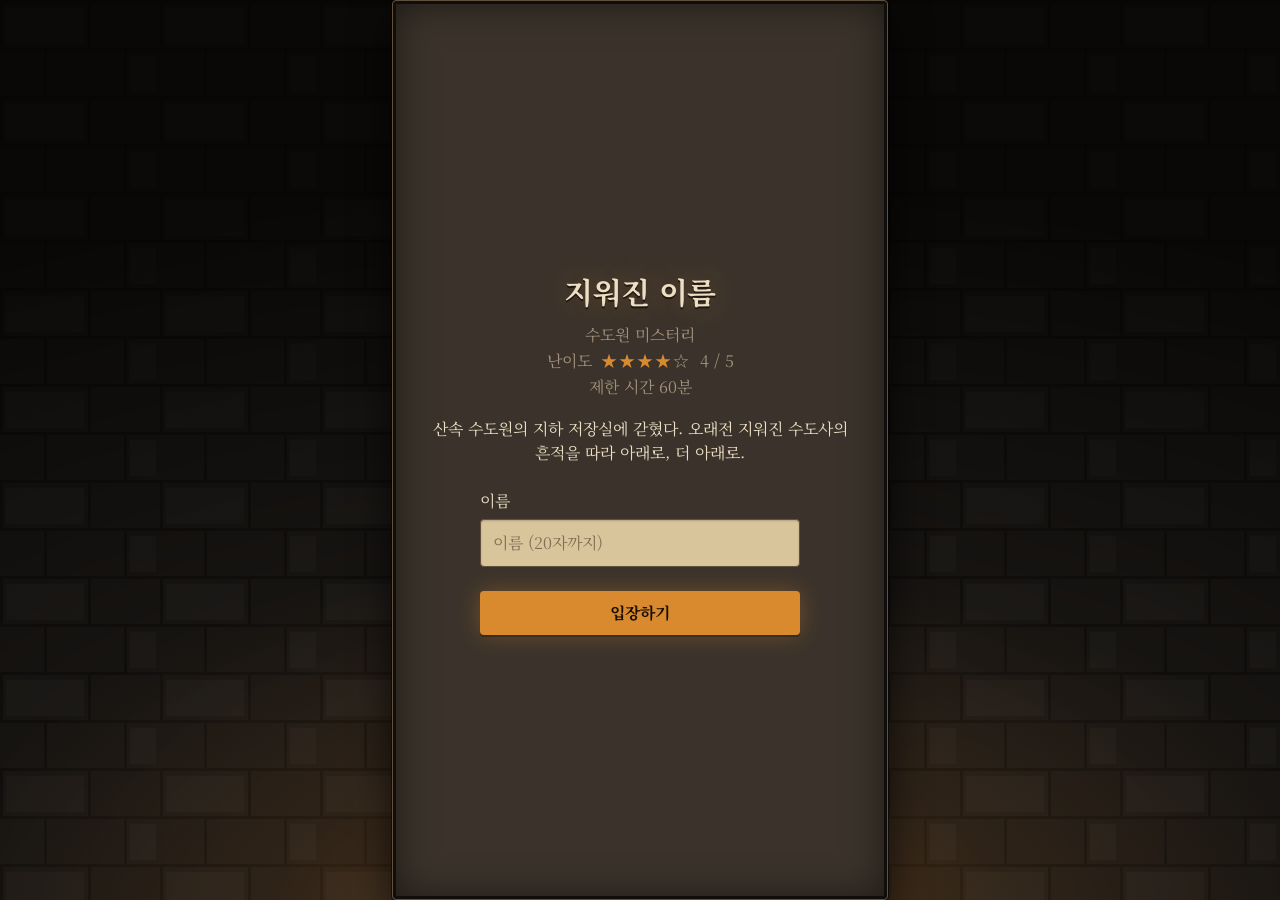
<file: escape/vault/index.html>
<!doctype html>
<html lang="ko" data-mood="cellar">
<head>
<meta charset="utf-8">
<meta name="viewport" content="width=device-width, initial-scale=1, viewport-fit=cover">
<meta name="color-scheme" content="dark light">
<title>지워진 이름</title>
<link rel="stylesheet" href="https://fonts.googleapis.com/css2?family=Gowun+Batang:wght@400;700&family=Nanum+Pen+Script&family=IBM+Plex+Sans+KR:wght@400;500;700&family=Gaegu:wght@400;700&family=Noto+Serif+KR:wght@500;700&family=Nanum+Brush+Script&family=Nanum+Myeongjo:wght@400;700;800&family=Poor+Story&display=swap">
<style>
/* engine.css — 구조·배치만. 색·글꼴·질감은 moods.css의 변수만 참조한다. (엔진 2판) */
*, *::before, *::after { box-sizing: border-box; }
html, body { margin: 0; padding: 0; min-height: 100%; }
html { -webkit-text-size-adjust: 100%; overflow-x: hidden; }
body {
  background: var(--bg);
  color: var(--text);
  font-family: var(--font-ui);
  font-size: 16px;
  line-height: 1.5;
  word-break: keep-all;
  overflow-wrap: break-word;
  overflow-x: hidden;
  -webkit-tap-highlight-color: transparent;
}
img, svg { max-width: 100%; }
button, input, textarea { font: inherit; color: inherit; }
button { cursor: pointer; }
[hidden] { display: none !important; }
:focus-visible { outline: 2px solid var(--accent); outline-offset: 2px; }
.sr-only { position: absolute; width: 1px; height: 1px; overflow: hidden; clip: rect(0 0 0 0); white-space: nowrap; }
p { margin: 0 0 8px; }

#app { max-width: 520px; margin: 0 auto; position: relative; }
.screen { display: none; }
.screen.is-active { display: block; }

/* 버튼 */
.btn {
  display: inline-flex; align-items: center; justify-content: center;
  min-height: 44px; min-width: 44px; padding: 8px 14px;
  border: 1px solid var(--line); border-radius: var(--radius);
  background: var(--surface); color: var(--text);
  text-decoration: none; line-height: 1.2; gap: 6px;
  user-select: none; -webkit-user-select: none; touch-action: manipulation;
}
.btn-primary { background: var(--accent); color: var(--on-accent); border-color: var(--accent); }
.btn:disabled { opacity: .5; cursor: default; }
.btn-sm { min-height: 44px; padding: 4px 12px; font-size: 14px; }
.btn-icon { padding: 8px; }
.obj, .chip, .wheel-digit, .dir-display, .keypad-display, .pane-handle, .memo-tabs { user-select: none; -webkit-user-select: none; touch-action: manipulation; }

/* ===== 시작 안내판 ===== */
.poster { padding: 32px 16px 40px; text-align: center; }
.poster.is-active { display: flex; flex-direction: column; justify-content: center; min-height: 100vh; min-height: 100dvh; margin: 0 12px; }
.poster-title { font-size: 30px; line-height: 1.25; margin: 16px 0 12px; }
.poster-meta { display: flex; flex-direction: column; align-items: center; gap: 2px; color: var(--text-dim); margin: 0 0 18px; line-height: 1.5; }
.poster-meta > span { display: block; }
.poster-stars { letter-spacing: 2px; margin: 0 4px; }
.poster-stars .star { opacity: .35; }
.poster-stars .star.on { opacity: 1; color: var(--accent); }
.poster-intro { margin: 0 auto 24px; max-width: 32em; }
.poster-form { display: flex; flex-direction: column; gap: 12px; max-width: 320px; margin: 0 auto; width: 100%; }
.poster-form label { text-align: left; display: flex; flex-direction: column; gap: 6px; }
.poster-form input, .lock-text input, .field {
  width: 100%; min-height: 48px; padding: 8px 12px;
  border: 1px solid var(--line); border-radius: var(--radius);
  background: var(--surface); color: var(--text);
}
.poster-resume { display: flex; flex-direction: column; gap: 12px; max-width: 320px; margin: 0 auto; width: 100%; padding: 14px 16px; }
.poster-resume .poster-note { overflow-wrap: anywhere; }
.poster-resume .btn { width: 100%; }
.poster-note { color: var(--text-dim); font-size: 14px; margin: 0; }

/* ===== 방 화면: 세로 고정 틀 ===== */
.room.is-active { display: flex; flex-direction: column; height: 100vh; height: 100dvh; overflow: hidden; }
.topbar {
  flex: 0 0 auto; display: flex; align-items: center; gap: 6px;
  padding: 6px 10px; border-bottom: 1px solid var(--line); background: var(--bg-2);
}
.clock { flex: 1 1 auto; min-width: 0; font-variant-numeric: tabular-nums; white-space: nowrap; font-size: 17px; font-weight: 600; overflow: hidden; text-overflow: ellipsis; }
.clock.is-over { color: var(--bad); font-size: 15px; }
.topbar .btn { flex: 0 0 auto; min-height: 44px; padding: 6px 9px; font-size: 13px; white-space: nowrap; }
.hint-count { display: inline-block; min-width: 1.4em; text-align: center; padding: 0 4px; border-radius: 999px; background: var(--accent); color: var(--on-accent); font-size: 12px; line-height: 1.4; }

.scene-nav { flex: 0 0 auto; display: flex; align-items: center; gap: 6px; padding: 4px 10px 0; }
.scene-nav .btn { flex: 0 0 auto; }
.scene-nav-name { flex: 1 1 auto; text-align: center; font-size: 17px; font-weight: 600; min-width: 0; line-height: 1.15; }
.scene-nav-name .scene-nav-room { display: block; font-size: 11px; font-weight: 400; color: var(--text-dim); overflow: hidden; text-overflow: ellipsis; white-space: nowrap; }
.scene-nav-dots { display: block; text-align: center; color: var(--text-dim); font-size: 9px; letter-spacing: 3px; line-height: 1; margin-top: 2px; }

/* ===== 무대(가까이 보기 영역) ===== */
.stage { flex: 1 1 0; min-height: 0; display: flex; flex-direction: column; padding: 4px 8px 6px; }
.pane-main { flex: 1 1 0; min-height: 0; position: relative; display: flex; flex-direction: column; border: 1px solid var(--line); border-radius: var(--radius); background: var(--bg-2); overflow: hidden; }
.pane-side { flex: 0 0 45%; min-height: 0; position: relative; display: flex; flex-direction: column; border: 1px solid var(--line); border-radius: var(--radius); background: var(--bg-2); overflow: hidden; }
.pane-handle { flex: 0 0 22px; position: relative; display: flex; align-items: center; justify-content: center; cursor: row-resize; touch-action: none; z-index: 3; }
.pane-handle::before { content: ""; position: absolute; left: 0; right: 0; top: -11px; bottom: -11px; } /* 44px 손잡이 영역 */
.pane-handle::after { content: ""; width: 56px; height: 6px; border-radius: 3px; background: var(--line); }
.pane-handle.is-drag::after { background: var(--accent); }
/* 위 칸 가까이 보기: flex 사슬에 끼워 .pane-body가 남은 높이를 받고 스스로 스크롤하게 한다 */
#pane-main > .examine { display: flex; flex-direction: column; flex: 1 1 0; min-height: 0; }
.pane-head { flex: 0 0 auto; display: flex; align-items: center; gap: 8px; padding: 2px 6px 2px 12px; border-bottom: 1px solid var(--line); background: var(--surface); min-height: 44px; }
.pane-title { flex: 1 1 auto; min-width: 0; margin: 0; font-size: 16px; font-weight: 600; overflow: hidden; text-overflow: ellipsis; white-space: nowrap; }
.pane-head .btn-sm { flex: 0 0 auto; }
.pane-body { flex: 1 1 auto; min-height: 0; overflow-y: auto; -webkit-overflow-scrolling: touch; padding: 12px 12px 16px; overscroll-behavior: contain; }
.panel { position: absolute; inset: 0; z-index: 4; display: flex; flex-direction: column; background: var(--bg-2); }
/* 판(힌트·메뉴·도입)이 떠 있는 동안 아래 칸·손잡이를 숨겨 위 칸이 무대 전체 높이를 쓴다 */
.stage.has-panel > .pane-side, .stage.has-panel > .pane-handle { display: none !important; }

/* ===== 장면: 배경 위 물건 배치 ===== */
.scene { flex: 1 1 auto; min-height: 0; position: relative; overflow: hidden; }
.scene-bg, .scene-objects { position: absolute; inset: 0; }
.scene-bg { pointer-events: none; overflow: hidden; }
.scene-bg > div { position: absolute; }
/* 기본 배치(좌표표의 기준선) — 특이도 0,1,0으로 두어 scenes.css(같은 특이도, 뒤에 인라인)가 이긴다.
   scenes.css가 없는 stub 빌드에서만 이 값이 쓰인다. 색·질감은 scenes.css가 입힌다. */
.bg-wallpaper { left: 0; top: 0; width: 100%; height: 78%; }
.bg-molding { left: 0; top: 0; width: 100%; height: 3%; }
.bg-baseboard { left: 0; top: 78%; width: 100%; height: 4%; z-index: 1; }
.bg-floor { left: 0; top: 78%; width: 100%; height: 22%; z-index: 0; }
.bg-prop-window { left: 8%; top: 10%; width: 26%; height: 26%; }
.bg-lampglow { left: 15%; top: 18%; width: 70%; height: 44%; }
.bg-desk-top { left: 8%; top: 44%; width: 84%; height: 12%; clip-path: polygon(8% 0, 92% 0, 100% 100%, 0 100%); }
.bg-desk-apron { left: 8%; top: 56%; width: 84%; height: 5%; }
.bg-desk-legs { left: 10%; top: 61%; width: 80%; height: 36%; clip-path: polygon(0 0, 5% 0, 5% 100%, 0 100%, 95% 100%, 95% 0, 100% 0, 100% 100%, 0 100%); }
.bg-desk-body { left: 30%; top: 60%; width: 40%; height: 22%; }
/* 선반판 윗선: 좌표표의 물건 바닥선(29/49/69)에 맞춘다. 판 그림이 1% 차를 흡수한다. */
.bg-shelf1 { left: 10%; top: 29%; width: 80%; height: 3%; }
.bg-shelf2 { left: 10%; top: 49%; width: 80%; height: 3%; }
.bg-shelf3 { left: 10%; top: 69%; width: 80%; height: 3%; }
.bg-floorboards { left: 0; top: 0; width: 100%; height: 100%; }
.bg-baseboard-strip { left: 0; top: 0; width: 100%; height: 10%; }

.obj { position: absolute; margin: 0; padding: 0; border: 0; background: transparent; color: var(--text); display: block; text-align: center; min-width: 64px; min-height: 64px; }
.obj-art { position: absolute; display: block; filter: drop-shadow(0 3px 3px rgba(0, 0, 0, .45)); }
.obj-art svg { display: block; width: 100%; height: 100%; }
.obj.is-open .obj-art { opacity: .7; }
.tag {
  position: absolute; left: 0; right: 0; display: flex; align-items: baseline; gap: 4px; margin: 0 auto; width: max-content; max-width: 100%;
  font-size: 11px; line-height: 1.3; padding: 2px 7px; border-radius: 999px;
  background: var(--surface); color: var(--text); border: 1px solid var(--line); box-shadow: var(--shadow);
  pointer-events: none;
}
.tag-name { display: block; overflow: hidden; text-overflow: ellipsis; white-space: nowrap; min-width: 0; flex: 0 1 auto; }
.badge { display: block; flex: 0 0 auto; font-size: 10px; color: var(--text-dim); white-space: nowrap; }
.badge::before { content: "· "; }
.obj.is-open .badge { color: var(--ok); }
.obj-icon { display: inline-block; vertical-align: middle; }

/* ===== 아래 두 줄 ===== */
.lockstrip, .invbar { flex: 0 0 auto; display: flex; gap: 6px; align-items: center; overflow-x: auto; overflow-y: hidden; -webkit-overflow-scrolling: touch; padding: 5px 10px; border-top: 1px solid var(--line); background: var(--bg-2); scrollbar-width: none; }
.lockstrip::-webkit-scrollbar, .invbar::-webkit-scrollbar { display: none; }
.lockstrip { min-height: 50px; }
.invbar { min-height: 58px; }
.strip-label { flex: 0 0 auto; font-size: 11px; color: var(--text-dim); line-height: 1.2; white-space: nowrap; padding-right: 2px; }
.strip-empty { flex: 0 0 auto; font-size: 12px; color: var(--text-dim); padding: 0 4px; }
.chip {
  flex: 0 0 auto; display: inline-flex; align-items: center; gap: 5px; min-height: 44px; padding: 4px 10px 4px 6px;
  border: 1px solid var(--line); border-radius: 999px; background: var(--surface); color: var(--text); font-size: 13px; line-height: 1.2; white-space: nowrap;
}
.invbar .chip { min-height: 46px; }
.chip .obj-icon { width: 24px; height: 24px; flex: 0 0 auto; }
.chip-sub { color: var(--text-dim); font-size: 11px; }
/* 열린 자물쇠 칩: opacity 대신 색으로 흐리게(대비 유지), 그림만 연하게, 이름에 취소선 */
.chip.is-open { color: var(--text-dim); border-style: dashed; }
.chip.is-open .obj-icon { opacity: .6; }
.chip.is-open .chip-name { text-decoration: line-through; }
.chip.is-new { box-shadow: 0 0 0 2px var(--accent); }
.chip.is-active { border-color: var(--accent); }
.chip.is-memo { background: var(--paper); color: var(--ink); border-color: var(--line); }

/* ===== 가까이 보기 내용 ===== */
.examine-visual { display: flex; justify-content: center; margin: 0 auto 12px; max-width: 300px; }
.examine-visual svg, .examine-visual img { display: block; width: 100%; height: auto; max-height: 40vh; }
.examine-visual .obj-icon { width: 120px; height: 120px; color: var(--text); }
.examine-text { margin: 0 0 12px; }
.paper { background: var(--paper); color: var(--ink); border-radius: var(--radius); padding: 14px; box-shadow: var(--shadow); }
.paper .hand, .hand { font-family: var(--font-hand); }
.paper h3 { margin: 0 0 12px; font-size: 20px; }
.prologue-text { font-size: 17px; line-height: 1.7; margin: 8px 0 16px; }
.panel-foot { display: flex; gap: 8px; justify-content: center; padding: 6px 12px; border-top: 1px solid var(--line); flex: 0 0 auto; }
.panel-foot .btn { flex: 1 1 auto; max-width: 240px; min-height: 44px; }

/* ===== 자물쇠 ===== */
.lock { border: 1px solid var(--line); border-radius: var(--radius); background: var(--surface-2); padding: 12px 10px; margin-top: 4px; }
.lock-title { margin: 0 0 10px; text-align: center; color: var(--text-dim); font-size: 14px; }
.lock-sticker { display: flex; justify-content: center; margin: 0 auto 10px; max-width: 200px; }
.lock-sticker svg { width: 100%; height: auto; }
.lock-actions { display: flex; gap: 8px; justify-content: center; margin-top: 12px; flex-wrap: wrap; }
.lock-actions .btn { flex: 1 1 120px; max-width: 220px; }
.lock-msg { text-align: center; min-height: 1.5em; margin: 6px 0 0; color: var(--bad); font-size: 14px; }
.lock.is-open .lock-msg { color: var(--ok); }
.lock-open-note { text-align: center; color: var(--text-dim); margin: 0; }
.take-note { text-align: center; color: var(--text-dim); margin: 0 0 8px; font-size: 14px; }

/* 숫자 휠 */
.wheels { display: flex; justify-content: center; gap: 8px; flex-wrap: wrap; }
.wheel { display: flex; flex-direction: column; align-items: center; gap: 4px; }
.wheel .btn { min-width: 46px; min-height: 44px; padding: 4px; }
.wheel-digit { width: 46px; height: 52px; display: flex; align-items: center; justify-content: center; font-size: 26px; font-variant-numeric: tabular-nums; background: var(--surface); border: 1px solid var(--line); border-radius: var(--radius); }
@media (max-width: 374px) { .wheels { gap: 6px; } .wheel .btn, .wheel-digit { min-width: 44px; width: 44px; } }

/* 방향 */
/* 입력 표시줄(방향·키패드)은 본문을 아래로 밀어도 위에 붙어 있어 무엇을 눌렀는지 항상 보인다.
   .lock-ui는 display:contents라 표시줄이 .lock 안 어디까지든 붙어 있다. 칸이 너무 낮으면(.is-short) 풀어서 확인 키를 가리지 않게 한다. */
.lock-ui { display: contents; }
.lock .dir-display, .lock .keypad-display { position: sticky; top: 0; z-index: 2; }
.lock.is-short .dir-display, .lock.is-short .keypad-display { position: static; }
.lock-actions:empty { display: none; }
.lock-msg:empty { min-height: 0; margin: 0; }
.dir-display { min-height: 46px; display: flex; align-items: center; justify-content: center; gap: 2px; flex-wrap: wrap; font-size: 22px; letter-spacing: 2px; background: var(--surface); border: 1px solid var(--line); border-radius: var(--radius); padding: 6px 10px; margin-bottom: 10px; }
.dir-display:empty::before { content: "\00a0"; }
.dir-pad { display: grid; grid-template-columns: repeat(3, 54px); grid-template-rows: repeat(3, 54px); gap: 6px; justify-content: center; }
.dir-pad .btn { font-size: 24px; min-width: 54px; min-height: 54px; padding: 0; }
.dir-pad .dir-u { grid-column: 2; grid-row: 1; }
.dir-pad .dir-l { grid-column: 1; grid-row: 2; }
.dir-pad .dir-r { grid-column: 3; grid-row: 2; }
.dir-pad .dir-d { grid-column: 2; grid-row: 3; }
.dir-pad .dir-c { grid-column: 2; grid-row: 2; font-size: 14px; }

/* 키패드 */
.keypad-display { min-height: 46px; display: flex; align-items: center; justify-content: center; font-size: 24px; letter-spacing: 6px; font-variant-numeric: tabular-nums; background: var(--surface); border: 1px solid var(--line); border-radius: var(--radius); padding: 6px 10px; margin-bottom: 10px; }
.keypad-display:empty::before { content: "\00a0"; }
.keypad { display: grid; grid-template-columns: repeat(3, 68px); gap: 7px; justify-content: center; }
.keypad .btn { min-height: 48px; font-size: 22px; padding: 0; }
@media (max-width: 374px) { .keypad { grid-template-columns: repeat(3, 62px); } }

/* 글자 */
.lock-text { display: flex; flex-direction: column; gap: 10px; }

/* ===== 메모 ===== */
.memo { display: flex; flex-direction: column; gap: 8px; flex: 1 1 auto; min-height: 0; }
.pane-side .pane-body { display: flex; flex-direction: column; padding: 10px 12px 8px; }
.pane-side .pane-body > .examine-text, .pane-side .pane-body > .hint-note { flex: 0 0 auto; }
.memo-tabs { display: flex; gap: 6px; flex: 0 0 auto; }
.memo-tabs .btn { flex: 1 1 auto; }
.memo-tabs .btn.is-on { background: var(--accent); color: var(--on-accent); border-color: var(--accent); }
.memo-text-wrap { display: flex; flex-direction: column; flex: 1 1 auto; min-height: 0; }
.memo-text { width: 100%; min-height: 56px; flex: 1 1 auto; resize: none; padding: 10px; border: 1px solid var(--line); border-radius: var(--radius); background: var(--paper); color: var(--ink); font-family: var(--font-ui); line-height: 1.5; }
.memo-draw { display: flex; flex-direction: column; gap: 8px; }
.memo-draw canvas { display: block; width: 100%; height: auto; aspect-ratio: 3 / 2; background: var(--paper); border: 1px solid var(--line); border-radius: var(--radius); touch-action: none; cursor: crosshair; }
.memo-tools { display: flex; gap: 6px; order: -1; } /* 도구 줄을 캔버스 위에: 칸이 낮아도 펜·지우개가 보인다 */
.memo-tools .btn { flex: 1 1 auto; }
.memo-tools .btn.is-on { background: var(--accent); color: var(--on-accent); border-color: var(--accent); }
.memo-count { font-size: 12px; color: var(--text-dim); text-align: right; margin: 2px 0 0; flex: 0 0 auto; }

/* ===== 연출 ===== */
@keyframes shake { 0%,100% { transform: translateX(0); } 20%,60% { transform: translateX(-8px); } 40%,80% { transform: translateX(8px); } }
.lock.is-shake { animation: shake .4s; }
@keyframes clickpop { 0% { transform: scale(.7); opacity: 0; } 30% { transform: scale(1.15); opacity: 1; } 100% { transform: scale(1); opacity: 1; } }
.click-fx { text-align: center; font-size: 28px; font-weight: 700; color: var(--ok); animation: clickpop .5s; margin: 8px 0; }
@keyframes toastin { from { transform: translateY(-8px); opacity: 0; } to { transform: none; opacity: 1; } }
.toast {
  position: fixed; left: 0; right: 0; top: 64px; margin: 0 auto; width: max-content; z-index: 50;
  max-width: calc(100% - 32px); padding: 10px 16px; border-radius: var(--radius);
  white-space: nowrap; overflow: hidden; text-overflow: ellipsis;
  background: var(--surface); color: var(--text); border: 1px solid var(--line); box-shadow: var(--shadow);
  animation: toastin .25s; text-align: center; font-size: 15px; pointer-events: none;
}
@media (prefers-reduced-motion: reduce) {
  *, *::before, *::after { animation: none !important; transition: none !important; scroll-behavior: auto !important; }
}

/* ===== 힌트·메뉴 ===== */
.hint-step { padding: 10px 12px; border: 1px solid var(--line); border-radius: var(--radius); background: var(--surface); margin-bottom: 8px; }
.hint-step-label { display: block; font-size: 13px; color: var(--text-dim); margin-bottom: 4px; }
.hint-note { color: var(--text-dim); margin: 0 0 10px; }
.hint-msg { font-size: 17px; text-align: center; margin: 20px 0; }
.menu-list { display: flex; flex-direction: column; gap: 8px; }
.menu-list .btn { width: 100%; }
.menu-info { color: var(--text-dim); font-size: 14px; margin: 0 0 14px; }
.menu-info dt { display: inline; font-weight: 600; color: var(--text); }
.menu-info dt::after { content: ":"; }
.menu-info dd { display: inline; margin: 0 0 0 4px; }
.menu-info div { margin-bottom: 4px; }
.panel h3 { font-size: 16px; margin: 12px 0 6px; }

/* ===== 탈출 화면 ===== */
.escape { padding: 28px 16px 40px; text-align: center; }
.escape-title { font-size: 30px; margin: 8px 0 16px; }
.escape-ending { margin: 0 auto 20px; max-width: 32em; text-align: left; padding: 14px 16px; }
.escape-stats { display: grid; grid-template-columns: repeat(2, minmax(0, 1fr)); gap: 8px 12px; margin: 0 auto 20px; max-width: 360px; }
.escape-stats div { padding: 8px; border: 1px solid var(--line); border-radius: var(--radius); background: var(--surface); }
.escape-stats dt { font-size: 12px; color: var(--text-dim); }
.escape-stats dd { margin: 0; font-size: 18px; font-weight: 600; font-variant-numeric: tabular-nums; color: var(--text); overflow-wrap: anywhere; }
.escape-card { margin: 0 auto 16px; max-width: 320px; }
.escape-card img { width: 100%; height: auto; display: block; border-radius: var(--radius); box-shadow: var(--shadow); }
.escape-card-note { font-size: 13px; color: var(--text-dim); margin: 6px 0 0; }
.escape-actions { display: grid; grid-template-columns: repeat(2, minmax(0, 1fr)); gap: 8px; max-width: 360px; margin: 0 auto 16px; }
.escape-detail { text-align: left; max-width: 420px; margin: 0 auto 20px; padding: 12px 16px; }
.escape-detail h3 { font-size: 17px; margin: 16px 0 8px; }
.escape-detail table { width: 100%; border-collapse: collapse; font-size: 14px; }
.escape-detail th, .escape-detail td { text-align: left; padding: 6px 4px; border-bottom: 1px solid var(--line); vertical-align: top; }
.escape-detail td.num { text-align: right; font-variant-numeric: tabular-nums; white-space: nowrap; }
.escape-reset-wrap { margin-top: 28px; }

/* ===== 로비 ===== */
.lobby { padding: 24px 16px 40px; display: flex; flex-direction: column; gap: 16px; }
.lobby-title { font-size: 16px; font-weight: 600; text-align: center; margin: 0 0 4px; color: var(--text-dim); }
.lobby-card { padding: 20px 16px 18px; text-align: center; background: var(--bg); color: var(--text); }
.lobby-card .poster-title { font-size: 26px; margin: 4px 0 10px; }
.lobby-card .poster-meta { margin-bottom: 12px; }
.lobby-card .poster-intro { margin-bottom: 14px; }
.lobby-record { font-size: 14px; color: var(--text-dim); margin: 0 0 12px; min-height: 1.4em; }
.lobby-record:empty { display: none; }
.lobby-enter { min-width: 160px; }

</style>
<style>
/* FONT_LINK: https://fonts.googleapis.com/css2?family=Gowun+Batang:wght@400;700&family=Nanum+Pen+Script&family=IBM+Plex+Sans+KR:wght@400;500;700&family=Gaegu:wght@400;700&family=Noto+Serif+KR:wght@500;700&family=Nanum+Brush+Script&family=Nanum+Myeongjo:wght@400;700;800&family=Poor+Story&display=swap */
/*
  moods.css — 분위기 묶음 4개 (attic, lab, cellar, library) + 로비용 기본값(:root)
  규격 "접점"의 CSS 변수 19개를 묶음마다 전부 정의한다. 선택자는 `:root[data-mood="x"], [data-mood="x"]`
  (로비 안내판은 카드 단위로 분위기를 입는다).

  색은 그 장소의 재료에서 가져왔다:
    attic   밤의 슬레이트 블루 벽 + 호두나무 + 놋쇠 + 낡은 크림색 종이
    lab     연녹색 병원 타일 + 스테인리스 + 실험 노트의 옅은 초록 종이 + 약병 청록 + 위험 표지 주황
    cellar  젖은 돌 + 촛농(양피지) + 불꽃 + 봉인 밀랍
    library 오후 빛을 받은 황갈색 종이 + 오래된 책장 + 소가죽 표지 + 독서등 초록
  :root 기본값은 로비의 복도(어두운 회벽 + 놋쇠)다. html에 data-mood가 없을 때만 보인다.

  조명·질감은 body::before(질감)와 body::after(빛)로 넣되 둘 다 내용 뒤(z-index:-1)에 둔다.
  빛을 내용 위에 얹으면 글자 대비가 깎이므로 벽(바탕)에만 비친다. 둘 다 pointer-events:none.
  대비 수치는 이 덧칠이 얹힌 실제 화면색(가장 밝은 점·가장 어두운 점)으로 쟀다(moods.md).
  prefers-reduced-motion이면 움직임을 끈다. @import·외부 파일 없음.
*/

/* ---------- 로비 기본값: 복도 (html에 data-mood가 없을 때) ---------- */
:root {
  --bg: #221d1a;
  --bg-2: #171311;
  --surface: #3b322b;
  --surface-2: #4b403a;
  --line: #7d6b56;
  --accent: #bb9a4f;
  --on-accent: #221606;
  --accent-2: #d6bf93;
  --text: #efe5d4;
  --text-dim: #ab9e8b;
  --paper: #e8dcc3;
  --ink: #2b2118;
  --ok: #a9cf90;
  --bad: #f6ab9c;
  --glow: rgba(255, 200, 120, 0.22);
  --font-ui: "Gowun Batang", "Noto Serif KR", "Noto Serif CJK KR", "AppleMyungjo", "Batang", "Apple SD Gothic Neo", "Malgun Gothic", serif;
  --font-hand: "Nanum Pen Script", "Apple SD Gothic Neo", "Malgun Gothic", "Noto Sans KR", cursive, sans-serif;
  --radius: 8px;
  --shadow: 0 12px 32px rgba(0, 0, 0, 0.5), 0 1px 0 rgba(255, 220, 170, 0.06) inset;
}

/* ---------- 공통: 덧칠이 보이도록 바탕색은 html에, body는 투명 ---------- */
html { background: var(--bg); }
body { background: transparent; }

:root[data-mood] body::before,
:root[data-mood] body::after {
  content: "";
  position: fixed;
  inset: 0;
  z-index: -1;
  pointer-events: none;
}

/* =====================================================================
   attic — 등잔불 켜진 따뜻한 다락방, 밤
   벽은 밤의 슬레이트 블루, 가구는 호두나무, 쇠붙이는 놋쇠. 오른쪽 위 등잔.
   ===================================================================== */
:root[data-mood="attic"], [data-mood="attic"] {
  --bg: #1f2a36;          /* 밤의 슬레이트 블루 벽 */
  --bg-2: #151d27;        /* 벽의 그늘 */
  --surface: #4a3627;     /* 호두나무 */
  --surface-2: #5e4533;   /* 등잔불 받은 호두나무 */
  --line: #7f5e3a;        /* 어둡게 바랜 놋쇠 테 */
  --accent: #c99a3e;      /* 놋쇠 */
  --on-accent: #2a1a0b;   /* 놋쇠 위 새긴 글씨 */
  --accent-2: #e2a862;    /* 등잔 불빛 */
  --text: #f1e5cc;        /* 불빛 받은 크림색 */
  --text-dim: #ab9e88;    /* 그늘 속 글씨 */
  --paper: #ebdfc0;       /* 낡은 크림색 종이 */
  --ink: #3a2a1a;         /* 갈색 잉크 */
  --ok: #a9cf90;          /* 이끼 */
  --bad: #f7ad9e;         /* 등잔불 받은 녹 */
  --glow: rgba(255, 178, 84, 0.30);
  --font-ui: "Gowun Batang", "Noto Serif KR", "Noto Serif CJK KR", "AppleMyungjo", "Batang", "Apple SD Gothic Neo", "Malgun Gothic", serif;
  --font-hand: "Nanum Pen Script", "Apple SD Gothic Neo", "Malgun Gothic", "Noto Sans KR", cursive, sans-serif;
  --radius: 8px;
  --shadow: 0 12px 32px rgba(6, 10, 18, 0.55), 0 1px 0 rgba(255, 220, 170, 0.06) inset;
}
/* 벽: 가로 널빤지 결 + 네 귀의 어둠 */
:root[data-mood="attic"] body::before {
  background:
    radial-gradient(ellipse 120% 90% at 50% 40%, transparent 55%, rgba(5, 8, 14, 0.5) 100%),
    repeating-linear-gradient(180deg, transparent 0 54px, rgba(0, 0, 0, 0.16) 54px 56px),
    repeating-linear-gradient(90deg, rgba(255, 230, 190, 0.012) 0 3px, transparent 3px 7px);
}
/* 등잔: 오른쪽 위에서 비치는 빛, 아주 천천히 숨 쉰다 */
:root[data-mood="attic"] body::after {
  background:
    radial-gradient(ellipse 70% 55% at 92% -6%, var(--glow) 0%, rgba(255, 178, 84, 0.08) 40%, transparent 72%);
  animation: attic-breathe 7s ease-in-out infinite alternate;
}
@keyframes attic-breathe {
  from { opacity: 0.82; }
  to   { opacity: 1; }
}

/* =====================================================================
   lab — 형광등이 깜빡이는 차가운 실험실
   병원 초록 타일 벽, 스테인리스 작업대, 약병 청록, 위험 표지 주황. 넷 중 가장 밝다.
   ===================================================================== */
:root[data-mood="lab"], [data-mood="lab"] {
  --bg: #d8e1dc;          /* 연녹색 병원 타일 */
  --bg-2: #c2cdc8;        /* 타일의 그늘, 바닥 */
  --surface: #c7d0d2;     /* 스테인리스 작업대 */
  --surface-2: #eaeeec;   /* 흰 포마이카 */
  --line: #6f8085;        /* 강철 모서리 */
  --accent: #125c69;      /* 약병 청록 */
  --on-accent: #eaf5f4;   /* 청록 위 흰 글씨 */
  --accent-2: #bf5f1c;    /* 위험 표지 주황 */
  --text: #141f26;        /* 검정 라벨 글씨 */
  --text-dim: #3c4c54;    /* 흐린 각인 (타일 바닥 그늘 위에서도 3:1) */
  --paper: #e9efe5;       /* 실험 노트의 옅은 초록 종이 */
  --ink: #1c2a24;         /* 노트 잉크 */
  --ok: #125636;
  --bad: #9a1c15;
  --glow: rgba(220, 244, 240, 0.55);
  --font-ui: "IBM Plex Sans KR", "Apple SD Gothic Neo", "Malgun Gothic", "Noto Sans KR", "Noto Sans CJK KR", sans-serif;
  --font-hand: "Gaegu", "Apple SD Gothic Neo", "Malgun Gothic", "Noto Sans KR", cursive, sans-serif;
  --radius: 2px;
  --shadow: 0 2px 0 rgba(20, 40, 45, 0.22), 0 10px 22px rgba(20, 40, 45, 0.16);
}
/* 벽: 타일 줄눈 격자, 아래는 바닥의 그늘 */
:root[data-mood="lab"] body::before {
  background:
    linear-gradient(180deg, transparent 60%, rgba(20, 40, 45, 0.12) 100%),
    repeating-linear-gradient(90deg, rgba(20, 40, 45, 0.11) 0 2px, transparent 2px 72px),
    repeating-linear-gradient(180deg, rgba(20, 40, 45, 0.11) 0 2px, transparent 2px 72px);
}
/* 형광등: 위에서 내리는 차가운 빛, 가끔 깜빡인다 */
:root[data-mood="lab"] body::after {
  background:
    linear-gradient(180deg, var(--glow) 0%, rgba(220, 244, 240, 0.18) 22%, transparent 48%);
  animation: lab-flicker 9s steps(1, end) infinite;
}
@keyframes lab-flicker {
  0%, 100% { opacity: 1; }
  38%   { opacity: 0.35; }
  38.6% { opacity: 1; }
  39.4% { opacity: 0.6; }
  40%   { opacity: 1; }
  73%   { opacity: 0.5; }
  73.5% { opacity: 1; }
}

/* =====================================================================
   cellar — 촛불만 있는 어두운 지하실
   젖은 돌벽, 촛농 양피지, 불꽃, 봉인 밀랍. 넷 중 가장 어둡다. 빛은 아래에서 올라온다.
   ===================================================================== */
:root[data-mood="cellar"], [data-mood="cellar"] {
  --bg: #1c1916;          /* 젖은 돌 */
  --bg-2: #100d0b;        /* 빛이 닿지 않는 구석 */
  --surface: #3b332b;     /* 촛불 받은 돌덩이 */
  --surface-2: #4d4137;
  --line: #62503f;        /* 돌 틈의 모르타르 */
  --accent: #d98a2f;      /* 불꽃 */
  --on-accent: #1c0f04;
  --accent-2: #8c2f26;    /* 봉인 밀랍 붉은색 */
  --text: #ecdfc4;        /* 촛농빛 */
  --text-dim: #a3927b;
  --paper: #d9c59c;       /* 양피지 */
  --ink: #2a1b10;
  --ok: #a6c27f;
  --bad: #f2a38f;
  --glow: rgba(255, 150, 50, 0.28);
  --font-ui: "Noto Serif KR", "Noto Serif CJK KR", "AppleMyungjo", "Batang", "Apple SD Gothic Neo", "Malgun Gothic", serif;
  --font-hand: "Nanum Brush Script", "Apple SD Gothic Neo", "Malgun Gothic", "Noto Sans KR", cursive, sans-serif;
  --radius: 4px;
  --shadow: 0 16px 40px rgba(0, 0, 0, 0.7), 0 0 0 1px rgba(0, 0, 0, 0.5);
}
/* 벽: 엇갈린 돌 쌓기(인라인 SVG 패턴) + 깊은 어둠의 가장자리 */
:root[data-mood="cellar"] body::before {
  background:
    radial-gradient(ellipse 110% 80% at 50% 100%, transparent 30%, rgba(0, 0, 0, 0.66) 100%),
    url("data:image/svg+xml,%3Csvg xmlns='http://www.w3.org/2000/svg' width='160' height='96' viewBox='0 0 160 96'%3E%3Cg fill='%23000' fill-opacity='.28'%3E%3Crect width='160' height='3'/%3E%3Crect y='48' width='160' height='3'/%3E%3Crect x='0' y='3' width='3' height='45'/%3E%3Crect x='88' y='3' width='3' height='45'/%3E%3Crect x='44' y='51' width='3' height='45'/%3E%3Crect x='124' y='51' width='3' height='45'/%3E%3C/g%3E%3Cg fill='%23fff' fill-opacity='.025'%3E%3Crect x='6' y='8' width='78' height='36'/%3E%3Crect x='130' y='56' width='26' height='36'/%3E%3C/g%3E%3C/svg%3E") 0 0 / 160px 96px repeat;
}
/* 촛불: 아래 가운데에서 올라오는 빛, 불꽃처럼 흔들린다 */
:root[data-mood="cellar"] body::after {
  background:
    radial-gradient(ellipse 80% 60% at 50% 104%, var(--glow) 0%, rgba(255, 150, 50, 0.08) 38%, transparent 70%);
  transform-origin: 50% 100%;
  animation: cellar-flicker 4.3s ease-in-out infinite;
}
@keyframes cellar-flicker {
  0%   { opacity: 0.92; transform: scale(1); }
  17%  { opacity: 1;    transform: scale(1.03, 1.05); }
  31%  { opacity: 0.84; transform: scale(0.98, 0.97); }
  46%  { opacity: 0.97; transform: scale(1.01); }
  63%  { opacity: 0.88; transform: scale(1.04, 0.98); }
  80%  { opacity: 1;    transform: scale(0.99, 1.03); }
  100% { opacity: 0.92; transform: scale(1); }
}

/* =====================================================================
   library — 낡은 도서관, 오후의 먼지 낀 빛
   황갈색 종이 바탕, 펼친 책의 면, 소가죽 표지, 독서등 초록 갓, 바랜 금박 선.
   ===================================================================== */
:root[data-mood="library"], [data-mood="library"] {
  --bg: #dccba6;          /* 오후 빛 받은 황갈색 종이 */
  --bg-2: #c4ac80;        /* 책장 그늘 */
  --surface: #f0e6cf;     /* 펼친 책의 면 */
  --surface-2: #e3d4b3;
  --line: #957549;        /* 책등의 바랜 금박 */
  --accent: #6e2b24;      /* 소가죽 표지 */
  --on-accent: #f6ead2;   /* 표지 위 금박 글씨 */
  --accent-2: #2f5240;    /* 독서등 초록 갓 */
  --text: #2a2018;        /* 활자 잉크 */
  --text-dim: #5b4a37;    /* 바랜 잉크 */
  --paper: #f7f0dd;       /* 새 책장 */
  --ink: #2a2018;
  --ok: #335c30;
  --bad: #6a2317;          /* 마른 봉랍 — 상단 바(--bg-2) 위에서도 4.5:1 */
  --glow: rgba(255, 222, 160, 0.55);
  --font-ui: "Nanum Myeongjo", "Noto Serif KR", "Noto Serif CJK KR", "AppleMyungjo", "Batang", "Apple SD Gothic Neo", "Malgun Gothic", serif;
  --font-hand: "Poor Story", "Apple SD Gothic Neo", "Malgun Gothic", "Noto Sans KR", cursive, sans-serif;
  --radius: 6px;
  --shadow: 0 6px 18px rgba(70, 45, 20, 0.25), 0 1px 0 rgba(255, 255, 255, 0.35) inset;
}
/* 벽: 오른쪽 위에서 비스듬히 드는 오후 빛줄기 + 종이 섬유 결 + 세피아 가장자리 */
:root[data-mood="library"] body::before {
  background:
    radial-gradient(ellipse 120% 100% at 50% 30%, transparent 50%, rgba(70, 45, 20, 0.26) 100%),
    linear-gradient(112deg, transparent 38%, var(--glow) 52%, transparent 66%),
    repeating-linear-gradient(0deg, rgba(90, 60, 30, 0.035) 0 1px, transparent 1px 4px);
}
/* 빛줄기 속에 떠다니는 먼지: 화면보다 크게 깔고 통째로 천천히 흘려 보낸다 */
:root[data-mood="library"] body::after {
  inset: -280px;
  background:
    radial-gradient(circle 1.6px at 18% 23%, rgba(255, 245, 220, 0.9) 100%, transparent 100%) 0 0 / 260px 260px,
    radial-gradient(circle 1.2px at 63% 71%, rgba(255, 245, 220, 0.8) 100%, transparent 100%) 0 0 / 260px 260px,
    radial-gradient(circle 1px at 84% 38%, rgba(255, 245, 220, 0.7) 100%, transparent 100%) 0 0 / 260px 260px,
    radial-gradient(circle 1.3px at 37% 88%, rgba(255, 245, 220, 0.75) 100%, transparent 100%) 0 0 / 260px 260px;
  animation: library-dust 48s linear infinite alternate;
}
@keyframes library-dust {
  from { transform: translate(0, 0); }
  to   { transform: translate(-70px, 160px); }
}

/* ---------- 움직임 줄이기: 모든 조명 움직임을 끈다 ---------- */
@media (prefers-reduced-motion: reduce) {
  :root[data-mood] body::before,
  :root[data-mood] body::after {
    animation: none !important;
    transform: none !important;
    opacity: 1 !important;
  }
}

</style>
<style>
/*
  scenes.css — 장면 배경 4종(wall·desk·shelf·floor)의 배경 조각(.bg-*)과 물건 꼬리표(.tag·.badge)의 색.
  엔진은 규격 좌표표대로 .scene-bg 안에 조각 div를 이름·순서대로 만들고, 물건은 .scene-objects에 놓는다.
  여기서는 조각의 자리(%)와 겉모습만 맡는다. 자리의 수치는 규격 좌표표를 그대로 따른다:
    wall   걸레받이 윗선 78%, 바닥 78~100%, 창 x 8~34 · y 10~36
    desk   상판 뒷선 44% · 앞선 56%(앞이 넓은 사다리꼴, x 14~86 → 8~92), 앞판 56~60, 몸체 x 30~70 · y 60~82, 다리 60~90
    shelf  선반판 윗선 29 / 49 / 69%(기준선 30/50/70에서 1% 위 — 물건 바닥선 29/49/69에 맞춤), 판 x 10~90
    floor  바닥 전체, 위쪽 걸레받이 띠 0~10%
  색은 분위기 변수에서만 가져오고(그림 조각은 검정·흰 반투명이라 바탕색을 그대로 따른다), 분위기별 재료는
  [data-mood=x] .bg-* 로 덧씌운다. 외부 파일 없음 — 그림은 전부 인라인 SVG data URI.
  빛(등잔·형광등·촛불·오후 빛)은 각 장면 배경에 함께 깔려 있어 네 장면이 같은 조명 아래 있는 것처럼 보인다.
*/

/* ---------- 공통 구조: 조각은 .scene 안에서 절대 위치, 입력은 받지 않는다 ---------- */
.scene-bg { position: absolute; inset: 0; overflow: hidden; pointer-events: none; isolation: isolate; }  /* 안의 z-index가 물건 위로 새지 않게 */
.scene-bg > * { position: absolute; left: 0; right: 0; }

/* 벽(wall·desk·shelf 공통) */
.bg-wallpaper { top: 0; height: 78%; background-color: var(--bg); }
.bg-molding   { top: 0; height: 4%; }
.bg-baseboard { top: 78%; height: 3.5%; z-index: 1; }
.bg-floor     { top: 78%; bottom: 0; background-color: var(--surface); }
.bg-prop-window { left: 8%; right: auto; top: 10%; width: 26%; height: 26%; box-sizing: border-box; }

/* 책상 */
.bg-lampglow  { inset: 0; }
.bg-desk-top  { left: 8%; right: auto; width: 84%; top: 44%; height: 12%; z-index: 2;
  clip-path: polygon(7.15% 0, 92.85% 0, 100% 100%, 0 100%); }
.bg-desk-apron { left: 8%; right: auto; width: 84%; top: 56%; height: 4%; z-index: 2; }
.bg-desk-legs { left: 8%; right: auto; width: 84%; top: 60%; height: 30%; z-index: 2; }
.bg-desk-body { left: 30%; right: auto; width: 40%; top: 60%; height: 22%; z-index: 2; }

/* 선반: 판(위 38%)과 그 아래 브래킷 둘.
   판 윗선은 좌표표의 기준선(30/50/70)보다 1% 위(29/49/69)에 둔다 — 물건의 바닥선이 29/49/69라서,
   판 윗선을 거기에 맞춰야 물건이 판 위에 앉는다(1% 차를 판 그림이 흡수). */
.bg-shelf1, .bg-shelf2, .bg-shelf3 { left: 10%; right: auto; width: 80%; height: 8%; z-index: 2; }
.bg-shelf1 { top: 29%; }
.bg-shelf2 { top: 49%; }
.bg-shelf3 { top: 69%; }

/* 바닥(내려다봄) */
.bg-floorboards { inset: 0; background-color: var(--surface); }
.bg-baseboard-strip { top: 0; height: 10%; }

/* 물건: 그림에는 바닥 그림자, 꼬리표는 표면색 알약, 자물쇠 배지는 강조색 작은 알약.
   배지는 알약이라 안쪽 여백이 있어야 글자가 둥근 끝에 걸리지 않고, 알약 자체가 구분이므로 엔진의 "· " 구분점은 숨긴다. */
.obj .obj-art { filter: drop-shadow(0 5px 5px rgba(0, 0, 0, 0.38)); }
.tag {
  font-family: var(--font-ui);
  color: var(--text);
  background: var(--surface);
  border: 1px solid var(--line);
  border-radius: 999px;
  box-shadow: 0 1px 2px rgba(0, 0, 0, 0.3);
}
.badge {
  color: var(--on-accent);
  background: var(--accent);
  border: 1px solid transparent;
  border-radius: 999px;
  padding: 0 6px;
  line-height: 1.5;
}
.badge::before { content: none; }
.badge.is-open, .obj.is-open .badge {
  color: var(--text-dim);
  background: var(--surface-2);
  border-color: var(--line);
}

/* =====================================================================
   기본 재료(어느 분위기든 보이도록): 바탕색 + 검정·흰 반투명 그림
   ===================================================================== */
.bg-wallpaper {
  background-image:
    linear-gradient(180deg, rgba(0, 0, 0, 0) 60%, rgba(0, 0, 0, 0.22) 100%);
}
.bg-molding {
  background: linear-gradient(180deg, var(--surface-2) 0 35%, var(--surface) 35% 80%, rgba(0, 0, 0, 0.4) 100%);
}
.bg-baseboard {
  background: linear-gradient(180deg, var(--surface-2) 0 28%, var(--surface) 28% 86%, rgba(0, 0, 0, 0.45) 86% 100%);
}
.bg-floor {
  background-image:
    linear-gradient(180deg, rgba(0, 0, 0, 0.35) 0, rgba(0, 0, 0, 0) 40%),
    url("data:image/svg+xml,%3Csvg xmlns='http://www.w3.org/2000/svg' width='100' height='22' viewBox='0 0 100 22' preserveAspectRatio='none'%3E%3Crect y='1.52' width='100' height='0.55' fill='%23000' fill-opacity='0.4'/%3E%3Crect x='17' y='0' width='0.45' height='1.52' fill='%23000' fill-opacity='0.28'/%3E%3Crect x='61' y='0' width='0.45' height='1.52' fill='%23000' fill-opacity='0.28'/%3E%3Crect y='3.58' width='100' height='0.55' fill='%23000' fill-opacity='0.4'/%3E%3Crect x='38' y='1.52' width='0.45' height='2.06' fill='%23000' fill-opacity='0.28'/%3E%3Crect x='84' y='1.52' width='0.45' height='2.06' fill='%23000' fill-opacity='0.28'/%3E%3Crect y='6.36' width='100' height='0.55' fill='%23000' fill-opacity='0.4'/%3E%3Crect x='17' y='3.58' width='0.45' height='2.78' fill='%23000' fill-opacity='0.28'/%3E%3Crect x='61' y='3.58' width='0.45' height='2.78' fill='%23000' fill-opacity='0.28'/%3E%3Crect y='10.11' width='100' height='0.55' fill='%23000' fill-opacity='0.4'/%3E%3Crect x='38' y='6.36' width='0.45' height='3.75' fill='%23000' fill-opacity='0.28'/%3E%3Crect x='84' y='6.36' width='0.45' height='3.75' fill='%23000' fill-opacity='0.28'/%3E%3Crect y='15.17' width='100' height='0.55' fill='%23000' fill-opacity='0.4'/%3E%3Crect x='17' y='10.11' width='0.45' height='5.06' fill='%23000' fill-opacity='0.28'/%3E%3Crect x='61' y='10.11' width='0.45' height='5.06' fill='%23000' fill-opacity='0.28'/%3E%3Crect y='22' width='100' height='0.55' fill='%23000' fill-opacity='0.4'/%3E%3Crect x='38' y='15.17' width='0.45' height='6.83' fill='%23000' fill-opacity='0.28'/%3E%3Crect x='84' y='15.17' width='0.45' height='6.83' fill='%23000' fill-opacity='0.28'/%3E%3C/svg%3E");
  background-size: 100% 100%, 100% 100%;
}
.bg-prop-window {
  background-color: var(--bg-2);
  background-image:
    url("data:image/svg+xml,%3Csvg xmlns='http://www.w3.org/2000/svg' width='80' height='80' viewBox='0 0 80 80'%3E%3Cg fill='%23fff'%3E%3Ccircle cx='12' cy='18' r='1'/%3E%3Ccircle cx='40' cy='9' r='.7'/%3E%3Ccircle cx='66' cy='28' r='.9'/%3E%3Ccircle cx='28' cy='52' r='.6'/%3E%3Ccircle cx='58' cy='62' r='.8'/%3E%3Ccircle cx='72' cy='70' r='.5'/%3E%3Ccircle cx='8' cy='70' r='.7'/%3E%3C/g%3E%3C/svg%3E"),
    radial-gradient(circle 7px at 70% 30%, var(--paper) 0 7px, transparent 7.5px),
    radial-gradient(circle 9px at 72% 30%, rgba(255, 240, 200, 0.18) 0 9px, transparent 12px);
  background-size: 80px 80px, 100% 100%, 100% 100%;
  border: 5px solid var(--surface);
  box-shadow: inset 0 0 0 1px rgba(0, 0, 0, 0.4), 0 2px 0 rgba(0, 0, 0, 0.35);
}
/* 창살: 가운데 십자 — 안쪽 배경 위에 겹쳐 그린다 */
.bg-prop-window::before {
  content: ""; position: absolute; inset: 0; pointer-events: none;
  background:
    linear-gradient(var(--surface), var(--surface)) 50% 0 / 4px 100% no-repeat,
    linear-gradient(var(--surface), var(--surface)) 0 50% / 100% 4px no-repeat;
}
/* 창턱 */
.bg-prop-window::after {
  content: ""; position: absolute; left: -9%; right: -9%; bottom: -8%; height: 7%;
  background: var(--surface-2);
  box-shadow: 0 2px 0 rgba(0, 0, 0, 0.4);
}

/* 책상: 빛 → 상판 → 앞판 → 다리 → 몸체 */
.bg-lampglow {
  background: radial-gradient(ellipse 46% 30% at 50% 50%, var(--glow) 0%, rgba(0, 0, 0, 0) 100%);
}
.bg-desk-top {
  background:
    radial-gradient(ellipse 55% 70% at 50% 45%, rgba(255, 255, 255, 0.12) 0%, rgba(255, 255, 255, 0) 100%),
    linear-gradient(180deg, rgba(255, 255, 255, 0.05), rgba(0, 0, 0, 0.08)),
    var(--surface-2);
}
.bg-desk-apron {
  background: linear-gradient(180deg, rgba(0, 0, 0, 0.35) 0 12%, var(--surface) 12% 100%);
  box-shadow: 0 2px 0 rgba(0, 0, 0, 0.35);
}
.bg-desk-legs {
  background:
    linear-gradient(90deg, var(--surface), rgba(0, 0, 0, 0.25)) 0 0 / 4.5% 100% no-repeat,
    linear-gradient(90deg, var(--surface), rgba(0, 0, 0, 0.25)) 100% 0 / 4.5% 100% no-repeat;
}
.bg-desk-body {
  background:
    linear-gradient(180deg, rgba(0, 0, 0, 0) 0 48%, rgba(0, 0, 0, 0.3) 48% 52%, rgba(0, 0, 0, 0) 52%),
    radial-gradient(circle 3px at 50% 26%, var(--accent) 0 3px, transparent 3.5px),
    radial-gradient(circle 3px at 50% 76%, var(--accent) 0 3px, transparent 3.5px),
    var(--surface);
  box-shadow: inset 0 0 0 1px rgba(0, 0, 0, 0.35), 0 6px 10px rgba(0, 0, 0, 0.3);
}

/* 선반판: 위 38%가 판, 아래 브래킷 */
.bg-shelf1, .bg-shelf2, .bg-shelf3 {
  background:
    url("data:image/svg+xml,%3Csvg xmlns='http://www.w3.org/2000/svg' width='16' height='16' viewBox='0 0 16 16'%3E%3Cpath d='M0 0 L16 0 L0 16Z' fill='%23000' fill-opacity='.42'/%3E%3Cpath d='M0 0 L11 0 L0 11Z' fill='%23fff' fill-opacity='.14'/%3E%3C/svg%3E") 2% 100% / 16px 16px no-repeat,
    url("data:image/svg+xml,%3Csvg xmlns='http://www.w3.org/2000/svg' width='16' height='16' viewBox='0 0 16 16'%3E%3Cpath d='M0 0 L16 0 L16 16Z' fill='%23000' fill-opacity='.42'/%3E%3Cpath d='M5 0 L16 0 L16 11Z' fill='%23fff' fill-opacity='.14'/%3E%3C/svg%3E") 98% 100% / 16px 16px no-repeat,
    linear-gradient(180deg, var(--surface-2) 0 30%, var(--surface) 30% 90%, rgba(0, 0, 0, 0.5) 90% 100%) 0 0 / 100% 38% no-repeat;
  filter: drop-shadow(0 3px 3px rgba(0, 0, 0, 0.35));
}

/* 바닥(내려다봄): 널빤지 + 위쪽 걸레받이 띠 */
.bg-floorboards {
  background-image:
    radial-gradient(ellipse 80% 70% at 50% 50%, rgba(0, 0, 0, 0) 55%, rgba(0, 0, 0, 0.3) 100%),
    url("data:image/svg+xml,%3Csvg xmlns='http://www.w3.org/2000/svg' width='120' height='64' viewBox='0 0 120 64'%3E%3Cg fill='%23000' fill-opacity='.38'%3E%3Crect width='120' height='1.2'/%3E%3Crect y='16' width='120' height='1.2'/%3E%3Crect y='32' width='120' height='1.2'/%3E%3Crect y='48' width='120' height='1.2'/%3E%3C/g%3E%3Cg fill='%23000' fill-opacity='.3'%3E%3Crect x='34' y='0' width='1' height='16'/%3E%3Crect x='88' y='16' width='1' height='16'/%3E%3Crect x='12' y='32' width='1' height='16'/%3E%3Crect x='66' y='48' width='1' height='16'/%3E%3C/g%3E%3Cg fill='%23fff' fill-opacity='.035'%3E%3Crect y='1.2' width='120' height='4'/%3E%3Crect y='17.2' width='120' height='4'/%3E%3Crect y='33.2' width='120' height='4'/%3E%3Crect y='49.2' width='120' height='4'/%3E%3C/g%3E%3Cg fill='%23000' fill-opacity='.08'%3E%3Crect x='40' y='6' width='60' height='1'/%3E%3Crect x='5' y='24' width='50' height='1'/%3E%3Crect x='70' y='41' width='45' height='1'/%3E%3Crect x='20' y='57' width='40' height='1'/%3E%3C/g%3E%3C/svg%3E");
  background-size: 100% 100%, 120px 64px;
}
.bg-baseboard-strip {
  background: linear-gradient(180deg, var(--surface-2) 0 70%, var(--surface) 70% 90%, rgba(0, 0, 0, 0.5) 100%);
  box-shadow: 0 4px 10px rgba(0, 0, 0, 0.35);
}

/* =====================================================================
   attic — 바랜 벽지와 호두나무, 오른쪽 위 등잔
   ===================================================================== */
[data-mood="attic"] .bg-wallpaper {
  background-image:
    radial-gradient(ellipse 60% 55% at 92% 0%, var(--glow) 0%, rgba(255, 178, 84, 0) 70%),
    linear-gradient(180deg, rgba(0, 0, 0, 0) 60%, rgba(0, 0, 0, 0.26) 100%),
    url("data:image/svg+xml,%3Csvg xmlns='http://www.w3.org/2000/svg' width='48' height='64' viewBox='0 0 48 64'%3E%3Crect x='0' width='24' height='64' fill='%23fff' fill-opacity='.022'/%3E%3Cg fill='%23fff' fill-opacity='.05'%3E%3Cpath d='M12 10 C16 14 16 22 12 26 C8 22 8 14 12 10Z'/%3E%3Cpath d='M36 42 C40 46 40 54 36 58 C32 54 32 46 36 42Z'/%3E%3C/g%3E%3C/svg%3E");
  background-size: 100% 100%, 100% 100%, 48px 64px;
}
[data-mood="attic"] .bg-lampglow {
  background:
    url("data:image/svg+xml,%3Csvg xmlns='http://www.w3.org/2000/svg' width='60' height='40' viewBox='0 0 60 40'%3E%3Crect x='29.4' y='0' width='1.2' height='18' fill='%23000' fill-opacity='.7'/%3E%3Cpath d='M18 36 L24 18 L36 18 L42 36Z' fill='%23000' fill-opacity='.72'/%3E%3Cpath d='M18 36 L42 36 L44 38.5 L16 38.5Z' fill='%23000' fill-opacity='.85'/%3E%3Cellipse cx='30' cy='36.5' rx='10' ry='2.2' fill='%23fff' fill-opacity='.55'/%3E%3C/svg%3E") 50% 0 / 60px 40px no-repeat,
    radial-gradient(ellipse 44% 34% at 50% 48%, var(--glow) 0%, rgba(255, 178, 84, 0.06) 60%, rgba(0, 0, 0, 0) 100%),
    linear-gradient(180deg, rgba(255, 190, 110, 0.14) 0%, rgba(255, 190, 110, 0) 40%);
}
[data-mood="attic"] .bg-desk-top {
  background:
    radial-gradient(ellipse 50% 70% at 50% 40%, rgba(255, 200, 120, 0.24) 0%, rgba(255, 200, 120, 0) 100%),
    repeating-linear-gradient(180deg, rgba(0, 0, 0, 0) 0 9px, rgba(0, 0, 0, 0.1) 9px 10px),
    var(--surface-2);
}
[data-mood="attic"] .bg-prop-window { border-color: var(--surface); }

/* =====================================================================
   lab — 병원 타일 벽, 스테인리스, 위에서 내리는 형광등 빛
   ===================================================================== */
[data-mood="lab"] .bg-wallpaper {
  background-image:
    linear-gradient(180deg, var(--glow) 0%, rgba(220, 244, 240, 0) 38%),
    linear-gradient(180deg, rgba(0, 0, 0, 0) 60%, rgba(20, 40, 45, 0.16) 100%),
    repeating-linear-gradient(90deg, rgba(20, 40, 45, 0.16) 0 2px, rgba(0, 0, 0, 0) 2px 12.5%),
    repeating-linear-gradient(180deg, rgba(20, 40, 45, 0.16) 0 2px, rgba(0, 0, 0, 0) 2px 16%);
}
[data-mood="lab"] .bg-molding {
  background: linear-gradient(180deg, var(--surface-2) 0 40%, var(--line) 40% 100%);
}
[data-mood="lab"] .bg-baseboard {
  background: linear-gradient(180deg, var(--line) 0 85%, rgba(0, 0, 0, 0.35) 85% 100%);
}
[data-mood="lab"] .bg-floor {
  background-color: var(--bg-2);
  background-image:
    linear-gradient(180deg, rgba(20, 40, 45, 0.3) 0, rgba(0, 0, 0, 0) 45%),
    url("data:image/svg+xml,%3Csvg xmlns='http://www.w3.org/2000/svg' width='100' height='22' viewBox='0 0 100 22' preserveAspectRatio='none'%3E%3Crect y='2.21' width='100' height='0.6' fill='%23000' fill-opacity='0.2'/%3E%3Crect y='5.19' width='100' height='0.6' fill='%23000' fill-opacity='0.2'/%3E%3Crect y='9.22' width='100' height='0.6' fill='%23000' fill-opacity='0.2'/%3E%3Crect y='14.66' width='100' height='0.6' fill='%23000' fill-opacity='0.2'/%3E%3Crect y='22' width='100' height='0.6' fill='%23000' fill-opacity='0.2'/%3E%3Cline x1='18.97' y1='0' x2='0' y2='22' stroke='%23000' stroke-opacity='0.16' stroke-width='0.5'/%3E%3Cline x1='26.72' y1='0' x2='12.5' y2='22' stroke='%23000' stroke-opacity='0.16' stroke-width='0.5'/%3E%3Cline x1='34.48' y1='0' x2='25' y2='22' stroke='%23000' stroke-opacity='0.16' stroke-width='0.5'/%3E%3Cline x1='42.24' y1='0' x2='37.5' y2='22' stroke='%23000' stroke-opacity='0.16' stroke-width='0.5'/%3E%3Cline x1='50.00' y1='0' x2='50' y2='22' stroke='%23000' stroke-opacity='0.16' stroke-width='0.5'/%3E%3Cline x1='57.76' y1='0' x2='62.5' y2='22' stroke='%23000' stroke-opacity='0.16' stroke-width='0.5'/%3E%3Cline x1='65.52' y1='0' x2='75' y2='22' stroke='%23000' stroke-opacity='0.16' stroke-width='0.5'/%3E%3Cline x1='73.28' y1='0' x2='87.5' y2='22' stroke='%23000' stroke-opacity='0.16' stroke-width='0.5'/%3E%3Cline x1='81.03' y1='0' x2='100' y2='22' stroke='%23000' stroke-opacity='0.16' stroke-width='0.5'/%3E%3C/svg%3E");
}
/* 실험실 창: 강철 틀, 철망 든 젖빛 유리 */
[data-mood="lab"] .bg-prop-window {
  background-color: var(--bg-2);
  background-image:
    linear-gradient(180deg, rgba(255, 255, 255, 0.35), rgba(255, 255, 255, 0) 60%),
    url("data:image/svg+xml,%3Csvg xmlns='http://www.w3.org/2000/svg' width='10' height='10' viewBox='0 0 10 10'%3E%3Cpath d='M0 5 H10 M5 0 V10' stroke='%23000' stroke-opacity='.18' stroke-width='.8'/%3E%3C/svg%3E");
  background-size: 100% 100%, 10px 10px;
  border-color: var(--line);
  box-shadow: inset 0 0 0 1px rgba(0, 0, 0, 0.25), 0 2px 0 rgba(0, 0, 0, 0.2);
}
[data-mood="lab"] .bg-prop-window::before {
  background:
    linear-gradient(var(--line), var(--line)) 50% 0 / 3px 100% no-repeat,
    linear-gradient(var(--line), var(--line)) 0 50% / 100% 3px no-repeat;
}
[data-mood="lab"] .bg-prop-window::after { background: var(--line); box-shadow: 0 2px 0 rgba(0, 0, 0, 0.25); }
[data-mood="lab"] .bg-lampglow {
  background:
    url("data:image/svg+xml,%3Csvg xmlns='http://www.w3.org/2000/svg' width='120' height='14' viewBox='0 0 120 14'%3E%3Crect x='0' y='0' width='120' height='5' fill='%23000' fill-opacity='.45'/%3E%3Crect x='4' y='5' width='112' height='5' rx='2.5' fill='%23fff' fill-opacity='.9'/%3E%3Crect x='4' y='8' width='112' height='2' fill='%23000' fill-opacity='.08'/%3E%3C/svg%3E") 50% 2% / 60% 14px no-repeat,
    linear-gradient(180deg, rgba(240, 252, 250, 0.5) 4%, rgba(240, 252, 250, 0.08) 40%, rgba(0, 0, 0, 0) 60%);
}
[data-mood="lab"] .bg-desk-top {
  background:
    repeating-linear-gradient(90deg, rgba(255, 255, 255, 0.14) 0 1px, rgba(0, 0, 0, 0) 1px 3px),
    linear-gradient(90deg, var(--surface) 0%, var(--surface-2) 38%, var(--surface) 64%, var(--bg-2) 100%);
}
[data-mood="lab"] .bg-desk-apron { background: linear-gradient(180deg, rgba(0, 0, 0, 0.3) 0 15%, var(--line) 15% 100%); }
[data-mood="lab"] .bg-desk-legs {
  background:
    linear-gradient(90deg, var(--line), var(--surface) 50%, rgba(0, 0, 0, 0.25)) 0 0 / 4% 100% no-repeat,
    linear-gradient(90deg, var(--line), var(--surface) 50%, rgba(0, 0, 0, 0.25)) 100% 0 / 4% 100% no-repeat;
}
[data-mood="lab"] .bg-desk-body {
  background:
    linear-gradient(180deg, rgba(0, 0, 0, 0) 0 48%, rgba(0, 0, 0, 0.3) 48% 52%, rgba(0, 0, 0, 0) 52%),
    linear-gradient(var(--line), var(--line)) 50% 26% / 22% 3px no-repeat,
    linear-gradient(var(--line), var(--line)) 50% 76% / 22% 3px no-repeat,
    var(--surface-2);
  box-shadow: inset 0 0 0 1px var(--line), 0 6px 10px rgba(20, 40, 45, 0.25);
}
[data-mood="lab"] .bg-shelf1, [data-mood="lab"] .bg-shelf2, [data-mood="lab"] .bg-shelf3 {
  background:
    url("data:image/svg+xml,%3Csvg xmlns='http://www.w3.org/2000/svg' width='16' height='16' viewBox='0 0 16 16'%3E%3Cpath d='M0 0 L16 0 L0 16Z' fill='%23000' fill-opacity='.42'/%3E%3Cpath d='M0 0 L11 0 L0 11Z' fill='%23fff' fill-opacity='.14'/%3E%3C/svg%3E") 2% 100% / 14px 14px no-repeat,
    url("data:image/svg+xml,%3Csvg xmlns='http://www.w3.org/2000/svg' width='16' height='16' viewBox='0 0 16 16'%3E%3Cpath d='M0 0 L16 0 L16 16Z' fill='%23000' fill-opacity='.42'/%3E%3Cpath d='M5 0 L16 0 L16 11Z' fill='%23fff' fill-opacity='.14'/%3E%3C/svg%3E") 98% 100% / 14px 14px no-repeat,
    linear-gradient(180deg, var(--surface-2) 0 25%, var(--surface) 25% 75%, var(--line) 75% 100%) 0 0 / 100% 38% no-repeat;
  background-color: transparent;
  filter: drop-shadow(0 3px 3px rgba(20, 40, 45, 0.3));
}
[data-mood="lab"] .bg-floorboards {
  background-color: var(--bg-2);
  background-image:
    radial-gradient(ellipse 80% 70% at 50% 50%, rgba(0, 0, 0, 0) 60%, rgba(20, 40, 45, 0.18) 100%),
    repeating-linear-gradient(90deg, rgba(20, 40, 45, 0.18) 0 2px, rgba(0, 0, 0, 0) 2px 64px),
    repeating-linear-gradient(180deg, rgba(20, 40, 45, 0.18) 0 2px, rgba(0, 0, 0, 0) 2px 64px),
    repeating-conic-gradient(rgba(255, 255, 255, 0.22) 0 25%, rgba(0, 0, 0, 0) 0 50%);
  background-size: 100% 100%, 128px 128px, 128px 128px, 128px 128px;
}
[data-mood="lab"] .bg-baseboard-strip {
  background: linear-gradient(180deg, var(--bg) 0 70%, var(--line) 70% 92%, rgba(0, 0, 0, 0.3) 100%);
}
[data-mood="lab"] .obj .obj-art { filter: drop-shadow(0 4px 4px rgba(20, 40, 45, 0.3)); }

/* =====================================================================
   cellar — 돌 쌓은 벽, 아래에서 올라오는 촛불, 벽 촛대
   ===================================================================== */
[data-mood="cellar"] .bg-wallpaper {
  background-image:
    radial-gradient(ellipse 75% 60% at 50% 100%, var(--glow) 0%, rgba(255, 150, 50, 0.05) 50%, rgba(0, 0, 0, 0) 100%),
    radial-gradient(ellipse 110% 90% at 50% 100%, rgba(0, 0, 0, 0) 40%, rgba(0, 0, 0, 0.55) 100%),
    url("data:image/svg+xml,%3Csvg xmlns='http://www.w3.org/2000/svg' width='160' height='96' viewBox='0 0 160 96'%3E%3Cg fill='%23000' fill-opacity='.3'%3E%3Crect width='160' height='3'/%3E%3Crect y='48' width='160' height='3'/%3E%3Crect x='0' y='3' width='3' height='45'/%3E%3Crect x='88' y='3' width='3' height='45'/%3E%3Crect x='44' y='51' width='3' height='45'/%3E%3Crect x='124' y='51' width='3' height='45'/%3E%3C/g%3E%3Cg fill='%23fff' fill-opacity='.028'%3E%3Crect x='6' y='8' width='78' height='36'/%3E%3Crect x='130' y='56' width='26' height='36'/%3E%3C/g%3E%3C/svg%3E");
  background-size: 100% 100%, 100% 100%, 25% auto;
}
[data-mood="cellar"] .bg-molding {
  background: linear-gradient(180deg, var(--surface) 0 70%, rgba(0, 0, 0, 0.55) 100%);
  box-shadow: 0 3px 8px rgba(0, 0, 0, 0.5);
}
[data-mood="cellar"] .bg-baseboard {
  background: linear-gradient(180deg, var(--surface-2) 0 20%, var(--surface) 20% 85%, rgba(0, 0, 0, 0.6) 85% 100%);
}
[data-mood="cellar"] .bg-floor {
  background-color: var(--surface);
  background-image:
    radial-gradient(ellipse 70% 80% at 50% 100%, rgba(255, 150, 50, 0.16) 0%, rgba(0, 0, 0, 0) 70%),
    linear-gradient(180deg, rgba(0, 0, 0, 0.5) 0, rgba(0, 0, 0, 0) 45%),
    url("data:image/svg+xml,%3Csvg xmlns='http://www.w3.org/2000/svg' width='100' height='22' viewBox='0 0 100 22' preserveAspectRatio='none'%3E%3Crect y='2.01' width='100' height='0.9' fill='%23000' fill-opacity='.5'/%3E%3Crect x='23' y='0' width='0.8' height='2.01' fill='%23000' fill-opacity='.45'/%3E%3Crect x='52' y='0' width='0.8' height='2.01' fill='%23000' fill-opacity='.45'/%3E%3Crect x='78' y='0' width='0.8' height='2.01' fill='%23000' fill-opacity='.45'/%3E%3Crect x='1.2' y='0.40' width='20.60' height='0.60' fill='%23fff' fill-opacity='.035'/%3E%3Crect x='24.2' y='0.40' width='26.60' height='0.60' fill='%23fff' fill-opacity='.035'/%3E%3Crect x='53.2' y='0.40' width='23.60' height='0.60' fill='%23fff' fill-opacity='.035'/%3E%3Crect x='79.2' y='0.40' width='19.60' height='0.60' fill='%23fff' fill-opacity='.035'/%3E%3Crect y='4.82' width='100' height='0.9' fill='%23000' fill-opacity='.5'/%3E%3Crect x='12' y='2.01' width='0.8' height='2.81' fill='%23000' fill-opacity='.45'/%3E%3Crect x='40' y='2.01' width='0.8' height='2.81' fill='%23000' fill-opacity='.45'/%3E%3Crect x='66' y='2.01' width='0.8' height='2.81' fill='%23000' fill-opacity='.45'/%3E%3Crect x='89' y='2.01' width='0.8' height='2.81' fill='%23000' fill-opacity='.45'/%3E%3Crect x='1.2' y='2.41' width='9.60' height='0.84' fill='%23fff' fill-opacity='.035'/%3E%3Crect x='13.2' y='2.41' width='25.60' height='0.84' fill='%23fff' fill-opacity='.035'/%3E%3Crect x='41.2' y='2.41' width='23.60' height='0.84' fill='%23fff' fill-opacity='.035'/%3E%3Crect x='67.2' y='2.41' width='20.60' height='0.84' fill='%23fff' fill-opacity='.035'/%3E%3Crect x='90.2' y='2.41' width='8.60' height='0.84' fill='%23fff' fill-opacity='.035'/%3E%3Crect y='8.76' width='100' height='0.9' fill='%23000' fill-opacity='.5'/%3E%3Crect x='23' y='4.82' width='0.8' height='3.94' fill='%23000' fill-opacity='.45'/%3E%3Crect x='52' y='4.82' width='0.8' height='3.94' fill='%23000' fill-opacity='.45'/%3E%3Crect x='78' y='4.82' width='0.8' height='3.94' fill='%23000' fill-opacity='.45'/%3E%3Crect x='1.2' y='5.22' width='20.60' height='1.18' fill='%23fff' fill-opacity='.035'/%3E%3Crect x='24.2' y='5.22' width='26.60' height='1.18' fill='%23fff' fill-opacity='.035'/%3E%3Crect x='53.2' y='5.22' width='23.60' height='1.18' fill='%23fff' fill-opacity='.035'/%3E%3Crect x='79.2' y='5.22' width='19.60' height='1.18' fill='%23fff' fill-opacity='.035'/%3E%3Crect y='14.28' width='100' height='0.9' fill='%23000' fill-opacity='.5'/%3E%3Crect x='12' y='8.76' width='0.8' height='5.52' fill='%23000' fill-opacity='.45'/%3E%3Crect x='40' y='8.76' width='0.8' height='5.52' fill='%23000' fill-opacity='.45'/%3E%3Crect x='66' y='8.76' width='0.8' height='5.52' fill='%23000' fill-opacity='.45'/%3E%3Crect x='89' y='8.76' width='0.8' height='5.52' fill='%23000' fill-opacity='.45'/%3E%3Crect x='1.2' y='9.16' width='9.60' height='1.66' fill='%23fff' fill-opacity='.035'/%3E%3Crect x='13.2' y='9.16' width='25.60' height='1.66' fill='%23fff' fill-opacity='.035'/%3E%3Crect x='41.2' y='9.16' width='23.60' height='1.66' fill='%23fff' fill-opacity='.035'/%3E%3Crect x='67.2' y='9.16' width='20.60' height='1.66' fill='%23fff' fill-opacity='.035'/%3E%3Crect x='90.2' y='9.16' width='8.60' height='1.66' fill='%23fff' fill-opacity='.035'/%3E%3Crect y='22' width='100' height='0.9' fill='%23000' fill-opacity='.5'/%3E%3Crect x='23' y='14.28' width='0.8' height='7.72' fill='%23000' fill-opacity='.45'/%3E%3Crect x='52' y='14.28' width='0.8' height='7.72' fill='%23000' fill-opacity='.45'/%3E%3Crect x='78' y='14.28' width='0.8' height='7.72' fill='%23000' fill-opacity='.45'/%3E%3Crect x='1.2' y='14.68' width='20.60' height='2.32' fill='%23fff' fill-opacity='.035'/%3E%3Crect x='24.2' y='14.68' width='26.60' height='2.32' fill='%23fff' fill-opacity='.035'/%3E%3Crect x='53.2' y='14.68' width='23.60' height='2.32' fill='%23fff' fill-opacity='.035'/%3E%3Crect x='79.2' y='14.68' width='19.60' height='2.32' fill='%23fff' fill-opacity='.035'/%3E%3C/svg%3E");
}
/* 지하실 창: 돌 테두리에 쇠창살 셋 */
[data-mood="cellar"] .bg-prop-window {
  border: 6px solid var(--surface-2);
  background-image:
    url("data:image/svg+xml,%3Csvg xmlns='http://www.w3.org/2000/svg' width='80' height='80' viewBox='0 0 80 80'%3E%3Cg fill='%23fff'%3E%3Ccircle cx='12' cy='18' r='1'/%3E%3Ccircle cx='40' cy='9' r='.7'/%3E%3Ccircle cx='66' cy='28' r='.9'/%3E%3Ccircle cx='28' cy='52' r='.6'/%3E%3Ccircle cx='58' cy='62' r='.8'/%3E%3Ccircle cx='72' cy='70' r='.5'/%3E%3Ccircle cx='8' cy='70' r='.7'/%3E%3C/g%3E%3C/svg%3E"),
    radial-gradient(circle 6px at 66% 32%, var(--paper) 0 6px, transparent 6.5px);
  background-size: 80px 80px, 100% 100%;
  box-shadow: inset 0 0 0 1px rgba(0, 0, 0, 0.6), inset 0 0 18px rgba(0, 0, 0, 0.8), 0 2px 0 rgba(0, 0, 0, 0.5);
}
[data-mood="cellar"] .bg-prop-window::before {
  background:
    linear-gradient(var(--bg-2), var(--bg-2)) 25% 0 / 4px 100% no-repeat,
    linear-gradient(var(--bg-2), var(--bg-2)) 50% 0 / 4px 100% no-repeat,
    linear-gradient(var(--bg-2), var(--bg-2)) 75% 0 / 4px 100% no-repeat;
}
[data-mood="cellar"] .bg-prop-window::after { background: var(--surface-2); }
[data-mood="cellar"] .bg-lampglow {
  background:
    url("data:image/svg+xml,%3Csvg xmlns='http://www.w3.org/2000/svg' width='30' height='50' viewBox='0 0 30 50'%3E%3Cpath d='M9 48 L21 48 L19 40 L11 40Z' fill='%23000' fill-opacity='.8'/%3E%3Crect x='13' y='24' width='4' height='17' fill='%23fff' fill-opacity='.55'/%3E%3Cpath d='M15 10 C19.5 17 19.5 22 15 25 C10.5 22 10.5 17 15 10Z' fill='%23ffb347' fill-opacity='.95'/%3E%3Cpath d='M15 15 C17 18.5 17 21 15 23 C13 21 13 18.5 15 15Z' fill='%23fff' fill-opacity='.7'/%3E%3C/svg%3E") 91% 12% / 30px 50px no-repeat,
    radial-gradient(ellipse 30% 26% at 92% 20%, var(--glow) 0%, rgba(255, 150, 50, 0) 100%),
    radial-gradient(ellipse 60% 40% at 50% 100%, var(--glow) 0%, rgba(255, 150, 50, 0) 100%);
}
[data-mood="cellar"] .bg-desk-top {
  background:
    radial-gradient(ellipse 60% 80% at 50% 100%, rgba(255, 170, 80, 0.2) 0%, rgba(0, 0, 0, 0) 100%),
    repeating-linear-gradient(180deg, rgba(0, 0, 0, 0) 0 31%, rgba(0, 0, 0, 0.45) 31% 34%),
    var(--surface-2);
}
[data-mood="cellar"] .bg-desk-apron { background: linear-gradient(180deg, rgba(0, 0, 0, 0.5) 0 15%, var(--surface) 15% 100%); }
[data-mood="cellar"] .bg-desk-legs {
  background:
    linear-gradient(90deg, var(--surface-2), var(--surface) 55%, rgba(0, 0, 0, 0.45)) 0 0 / 6% 100% no-repeat,
    linear-gradient(90deg, var(--surface-2), var(--surface) 55%, rgba(0, 0, 0, 0.45)) 100% 0 / 6% 100% no-repeat;
}
[data-mood="cellar"] .bg-desk-body {
  background:
    linear-gradient(180deg, rgba(0, 0, 0, 0) 0 48%, rgba(0, 0, 0, 0.5) 48% 52%, rgba(0, 0, 0, 0) 52%),
    radial-gradient(circle 3px at 50% 26%, var(--bg-2) 0 3px, transparent 3.5px),
    radial-gradient(circle 3px at 50% 76%, var(--bg-2) 0 3px, transparent 3.5px),
    repeating-linear-gradient(90deg, rgba(0, 0, 0, 0) 0 18%, rgba(0, 0, 0, 0.18) 18% 19%),
    var(--surface);
  box-shadow: inset 0 0 0 1px rgba(0, 0, 0, 0.6), 0 6px 10px rgba(0, 0, 0, 0.5);
}
[data-mood="cellar"] .bg-shelf1, [data-mood="cellar"] .bg-shelf2, [data-mood="cellar"] .bg-shelf3 {
  background:
    url("data:image/svg+xml,%3Csvg xmlns='http://www.w3.org/2000/svg' width='16' height='16' viewBox='0 0 16 16'%3E%3Cpath d='M0 0 L16 0 L0 16Z' fill='%23000' fill-opacity='.42'/%3E%3Cpath d='M0 0 L11 0 L0 11Z' fill='%23fff' fill-opacity='.14'/%3E%3C/svg%3E") 2% 100% / 16px 16px no-repeat,
    url("data:image/svg+xml,%3Csvg xmlns='http://www.w3.org/2000/svg' width='16' height='16' viewBox='0 0 16 16'%3E%3Cpath d='M0 0 L16 0 L16 16Z' fill='%23000' fill-opacity='.42'/%3E%3Cpath d='M5 0 L16 0 L16 11Z' fill='%23fff' fill-opacity='.14'/%3E%3C/svg%3E") 98% 100% / 16px 16px no-repeat,
    linear-gradient(180deg, var(--surface-2) 0 22%, var(--surface) 22% 85%, rgba(0, 0, 0, 0.65) 85% 100%) 0 0 / 100% 38% no-repeat;
  background-color: transparent;
  filter: drop-shadow(0 4px 4px rgba(0, 0, 0, 0.6));
}
[data-mood="cellar"] .bg-floorboards {
  background-color: var(--surface);
  background-image:
    radial-gradient(ellipse 70% 60% at 50% 60%, rgba(255, 150, 50, 0.12) 0%, rgba(0, 0, 0, 0) 70%),
    radial-gradient(ellipse 85% 75% at 50% 50%, rgba(0, 0, 0, 0) 45%, rgba(0, 0, 0, 0.6) 100%),
    url("data:image/svg+xml,%3Csvg xmlns='http://www.w3.org/2000/svg' width='160' height='120' viewBox='0 0 160 120'%3E%3Cg fill='none' stroke='%23000' stroke-opacity='.55' stroke-width='2.2' stroke-linejoin='round'%3E%3Cpath d='M0 0 L62 0 L58 34 L30 44 L0 36Z M62 0 L160 0 L160 30 L120 42 L90 30 L58 34Z M0 36 L30 44 L36 84 L0 90Z M30 44 L58 34 L90 30 L96 72 L62 90 L36 84Z M90 30 L120 42 L160 30 L160 76 L126 86 L96 72Z M0 90 L36 84 L62 90 L50 120 L0 120Z M62 90 L96 72 L126 86 L120 120 L50 120Z M126 86 L160 76 L160 120 L120 120Z'/%3E%3C/g%3E%3Cg fill='%23fff' fill-opacity='.03'%3E%3Cpath d='M4 4 L56 4 L53 30 L30 38 L4 32Z'/%3E%3Cpath d='M94 36 L116 46 L154 36 L154 72 L128 80 L100 70Z'/%3E%3C/g%3E%3C/svg%3E");
  background-size: 100% 100%, 100% 100%, 160px 120px;
}
[data-mood="cellar"] .bg-baseboard-strip {
  background: linear-gradient(180deg, var(--bg) 0 60%, var(--surface-2) 60% 90%, rgba(0, 0, 0, 0.6) 100%);
  box-shadow: 0 4px 12px rgba(0, 0, 0, 0.6);
}

/* =====================================================================
   library — 목재 패널 벽, 비스듬한 오후 빛, 가죽 상판과 초록 독서등
   ===================================================================== */
[data-mood="library"] .bg-wallpaper {
  background-image:
    linear-gradient(112deg, rgba(255, 222, 160, 0) 40%, var(--glow) 52%, rgba(255, 222, 160, 0) 64%),
    linear-gradient(180deg, rgba(0, 0, 0, 0) 0 61%, rgba(70, 45, 20, 0.5) 61% 62.2%, rgba(255, 255, 255, 0.18) 62.2% 63%, rgba(70, 45, 20, 0.07) 63% 100%),
    linear-gradient(180deg, rgba(0, 0, 0, 0) 60%, rgba(70, 45, 20, 0.22) 100%),
    url("data:image/svg+xml,%3Csvg xmlns='http://www.w3.org/2000/svg' width='64' height='10' viewBox='0 0 64 10' preserveAspectRatio='none'%3E%3Crect x='0' width='1.6' height='10' fill='%23000' fill-opacity='.22'/%3E%3Crect x='1.6' width='2' height='10' fill='%23fff' fill-opacity='.14'/%3E%3Crect x='32' width='1.2' height='10' fill='%23000' fill-opacity='.12'/%3E%3Crect x='33.2' width='1.5' height='10' fill='%23fff' fill-opacity='.08'/%3E%3C/svg%3E");
  background-size: 100% 100%, 100% 100%, 100% 100%, 12.5% 100%;
}
[data-mood="library"] .bg-molding {
  background: linear-gradient(180deg, var(--bg-2) 0 30%, var(--line) 30% 80%, rgba(0, 0, 0, 0.4) 100%);
}
[data-mood="library"] .bg-baseboard {
  background: linear-gradient(180deg, var(--bg-2) 0 25%, var(--line) 25% 86%, rgba(0, 0, 0, 0.45) 86% 100%);
}
[data-mood="library"] .bg-floor {
  background-color: var(--bg-2);
  background-image:
    linear-gradient(180deg, rgba(70, 45, 20, 0.35) 0, rgba(0, 0, 0, 0) 40%),
    url("data:image/svg+xml,%3Csvg xmlns='http://www.w3.org/2000/svg' width='100' height='22' viewBox='0 0 100 22' preserveAspectRatio='none'%3E%3Crect y='1.07' width='100' height='0.55' fill='%23000' fill-opacity='0.3'/%3E%3Crect x='17' y='0' width='0.45' height='1.07' fill='%23000' fill-opacity='0.22'/%3E%3Crect x='61' y='0' width='0.45' height='1.07' fill='%23000' fill-opacity='0.22'/%3E%3Crect y='2.52' width='100' height='0.55' fill='%23000' fill-opacity='0.3'/%3E%3Crect x='38' y='1.07' width='0.45' height='1.45' fill='%23000' fill-opacity='0.22'/%3E%3Crect x='84' y='1.07' width='0.45' height='1.45' fill='%23000' fill-opacity='0.22'/%3E%3Crect y='4.48' width='100' height='0.55' fill='%23000' fill-opacity='0.3'/%3E%3Crect x='17' y='2.52' width='0.45' height='1.96' fill='%23000' fill-opacity='0.22'/%3E%3Crect x='61' y='2.52' width='0.45' height='1.96' fill='%23000' fill-opacity='0.22'/%3E%3Crect y='7.12' width='100' height='0.55' fill='%23000' fill-opacity='0.3'/%3E%3Crect x='38' y='4.48' width='0.45' height='2.64' fill='%23000' fill-opacity='0.22'/%3E%3Crect x='84' y='4.48' width='0.45' height='2.64' fill='%23000' fill-opacity='0.22'/%3E%3Crect y='10.69' width='100' height='0.55' fill='%23000' fill-opacity='0.3'/%3E%3Crect x='17' y='7.12' width='0.45' height='3.57' fill='%23000' fill-opacity='0.22'/%3E%3Crect x='61' y='7.12' width='0.45' height='3.57' fill='%23000' fill-opacity='0.22'/%3E%3Crect y='15.5' width='100' height='0.55' fill='%23000' fill-opacity='0.3'/%3E%3Crect x='38' y='10.69' width='0.45' height='4.81' fill='%23000' fill-opacity='0.22'/%3E%3Crect x='84' y='10.69' width='0.45' height='4.81' fill='%23000' fill-opacity='0.22'/%3E%3Crect y='22' width='100' height='0.55' fill='%23000' fill-opacity='0.3'/%3E%3Crect x='17' y='15.5' width='0.45' height='6.50' fill='%23000' fill-opacity='0.22'/%3E%3Crect x='61' y='15.5' width='0.45' height='6.50' fill='%23000' fill-opacity='0.22'/%3E%3C/svg%3E");
}
/* 도서관 창: 나무 틀, 여섯 칸, 해 질 녘 하늘 */
[data-mood="library"] .bg-prop-window {
  border-color: var(--line);
  background-color: #6b6f8a;
  background-image: linear-gradient(180deg, #5c6584 0%, #a7917e 55%, #e3b97a 100%);
  background-size: 100% 100%;
  box-shadow: inset 0 0 0 1px rgba(0, 0, 0, 0.3), 0 2px 0 rgba(0, 0, 0, 0.3);
}
[data-mood="library"] .bg-prop-window::before {
  background:
    linear-gradient(var(--line), var(--line)) 50% 0 / 3px 100% no-repeat,
    linear-gradient(var(--line), var(--line)) 0 33.3% / 100% 3px no-repeat,
    linear-gradient(var(--line), var(--line)) 0 66.7% / 100% 3px no-repeat;
}
[data-mood="library"] .bg-prop-window::after { background: var(--line); }
[data-mood="library"] .bg-lampglow {
  background:
    url("data:image/svg+xml,%3Csvg xmlns='http://www.w3.org/2000/svg' width='70' height='60' viewBox='0 0 70 60'%3E%3Crect x='62' y='4' width='6' height='14' rx='1' fill='%23c99a3e' fill-opacity='.9'/%3E%3Cpath d='M62 11 L30 11' stroke='%23c99a3e' stroke-opacity='.9' stroke-width='3' stroke-linecap='round'/%3E%3Crect x='26.5' y='9' width='3' height='12' fill='%23c99a3e' fill-opacity='.9'/%3E%3Cpath d='M6 34 Q28 14 50 34 L52 38 L4 38Z' fill='%232f5240'/%3E%3Cpath d='M6 34 Q28 14 50 34 Z' fill='%23fff' fill-opacity='.12'/%3E%3Cpath d='M4 38 L52 38 L47 42 L9 42Z' fill='%23f6dca0' fill-opacity='.95'/%3E%3C/svg%3E") 95% 8% / 70px 60px no-repeat,
    radial-gradient(ellipse 34% 26% at 84% 48%, rgba(255, 222, 160, 0.55) 0%, rgba(255, 222, 160, 0) 100%),
    linear-gradient(112deg, rgba(255, 222, 160, 0) 40%, rgba(255, 222, 160, 0.3) 52%, rgba(255, 222, 160, 0) 64%);
}
[data-mood="library"] .bg-desk-top {
  background:
    radial-gradient(ellipse 40% 60% at 80% 40%, rgba(255, 222, 160, 0.4) 0%, rgba(255, 222, 160, 0) 100%),
    linear-gradient(var(--bg-2), var(--bg-2)) 50% 50% / 78% 62% no-repeat,
    linear-gradient(180deg, var(--surface-2), var(--line));
}
[data-mood="library"] .bg-desk-apron { background: linear-gradient(180deg, rgba(0, 0, 0, 0.3) 0 12%, var(--line) 12% 100%); }
[data-mood="library"] .bg-desk-legs {
  background:
    linear-gradient(90deg, var(--surface-2), var(--line) 45%, rgba(0, 0, 0, 0.3)) 0 0 / 5% 100% no-repeat,
    linear-gradient(90deg, var(--surface-2), var(--line) 45%, rgba(0, 0, 0, 0.3)) 100% 0 / 5% 100% no-repeat;
}
[data-mood="library"] .bg-desk-body {
  background:
    linear-gradient(180deg, rgba(0, 0, 0, 0) 0 48%, rgba(0, 0, 0, 0.35) 48% 52%, rgba(0, 0, 0, 0) 52%),
    radial-gradient(circle 3px at 50% 26%, var(--accent) 0 3px, transparent 3.5px),
    radial-gradient(circle 3px at 50% 76%, var(--accent) 0 3px, transparent 3.5px),
    var(--line);
  box-shadow: inset 0 0 0 1px rgba(0, 0, 0, 0.35), 0 6px 10px rgba(70, 45, 20, 0.3);
}
[data-mood="library"] .bg-shelf1, [data-mood="library"] .bg-shelf2, [data-mood="library"] .bg-shelf3 {
  background:
    url("data:image/svg+xml,%3Csvg xmlns='http://www.w3.org/2000/svg' width='18' height='18' viewBox='0 0 18 18'%3E%3Cpath d='M0 0 L18 0 C8 2 2 8 0 18Z' fill='%23000' fill-opacity='.45'/%3E%3C/svg%3E") 2% 100% / 18px 18px no-repeat,
    url("data:image/svg+xml,%3Csvg xmlns='http://www.w3.org/2000/svg' width='18' height='18' viewBox='0 0 18 18'%3E%3Cpath d='M0 0 L18 0 L18 18 C16 8 10 2 0 0Z' fill='%23000' fill-opacity='.45'/%3E%3C/svg%3E") 98% 100% / 18px 18px no-repeat,
    linear-gradient(180deg, var(--surface-2) 0 22%, var(--line) 22% 88%, rgba(0, 0, 0, 0.45) 88% 100%) 0 0 / 100% 38% no-repeat;
  background-color: transparent;
  filter: drop-shadow(0 3px 3px rgba(70, 45, 20, 0.35));
}
[data-mood="library"] .bg-floorboards {
  background-color: var(--bg-2);
  background-image:
    radial-gradient(ellipse 80% 70% at 50% 50%, rgba(0, 0, 0, 0) 55%, rgba(70, 45, 20, 0.28) 100%),
    url("data:image/svg+xml,%3Csvg xmlns='http://www.w3.org/2000/svg' width='48' height='48' viewBox='0 0 48 48'%3E%3Cg fill='none' stroke='%23000' stroke-opacity='.3' stroke-width='1'%3E%3Cpath d='M0 24 L24 0 M0 48 L48 0 M24 48 L48 24'/%3E%3Cpath d='M0 0 L24 24 M0 24 L24 48 M24 0 L48 24 M24 24 L48 48'/%3E%3C/g%3E%3Cg fill='%23fff' fill-opacity='.04'%3E%3Cpath d='M0 24 L24 0 L36 12 L12 36Z'/%3E%3Cpath d='M24 24 L48 0 L48 12 L36 24 L24 36Z'/%3E%3C/g%3E%3C/svg%3E");
  background-size: 100% 100%, 48px 48px;
}
[data-mood="library"] .bg-baseboard-strip {
  background: linear-gradient(180deg, var(--bg) 0 65%, var(--line) 65% 92%, rgba(0, 0, 0, 0.4) 100%);
  box-shadow: 0 4px 10px rgba(70, 45, 20, 0.35);
}
[data-mood="library"] .obj .obj-art { filter: drop-shadow(0 4px 4px rgba(70, 45, 20, 0.35)); }

</style>
<style>
/*
  poster.css — 시작 안내판(.poster), 탈출 화면(.escape), 로비(.lobby)의 장식. 색·테두리·글꼴·배경 효과만 다룬다.
  크기·간격·위치는 engine.css 몫이라 여기서는 padding/margin/width/font-size를 쓰지 않는다.
  (두꺼운 테는 box-shadow inset으로 그려 배치에 영향을 주지 않는다. border는 1px로 고정.)
  인라인 순서: engine.css → moods.css → scenes.css → poster.css (이 파일이 마지막이라 색은 여기가 이긴다).

  안내판은 매장 입구에 걸린 테마 판이다. 판의 재료가 분위기를 따른다:
    attic   호두나무 널빤지에 놋쇠 테와 귀퉁이 못
    lab     흰 포마이카 판, 위쪽 위험 표지 주황 띠, 각진 모서리
    cellar  돌판, 안쪽에 파인 홈, 촛불빛이 글자에 비침
    library 책 속표지 — 소가죽 테에 금박 두 줄
  로비 카드(.lobby-card[data-mood])는 같은 판을 그 방의 분위기로 입는다.
*/

/* ---------- 공통 버튼 ---------- */
.btn {
  font-family: var(--font-ui);
  font-weight: 700;
  color: var(--text);
  background: var(--surface-2);
  border: 1px solid var(--line);
  border-radius: var(--radius);
  box-shadow: 0 1px 0 rgba(0, 0, 0, 0.25);
  text-decoration: none;
  cursor: pointer;
  -webkit-tap-highlight-color: transparent;
  transition: filter 0.15s ease;
}
.btn:hover { filter: brightness(1.06); }
.btn:active { filter: brightness(0.9); }
.btn:disabled { opacity: 0.5; cursor: default; filter: none; }
.btn:focus-visible { outline: 2px solid var(--accent); outline-offset: 2px; }

.btn-primary {
  color: var(--on-accent);
  background: var(--accent);
  border-color: transparent;
  box-shadow: 0 2px 0 rgba(0, 0, 0, 0.28), 0 0 22px var(--glow);
}
.btn-primary:focus-visible { outline-color: var(--text); }

/* ---------- 시작 안내판 / 로비 카드: 매장 입구에 걸린 판 ---------- */
.poster, .lobby-card {
  font-family: var(--font-ui);
  color: var(--text);
  background: var(--surface);
  border: 1px solid var(--line);
  border-radius: var(--radius);
  box-shadow: inset 0 0 0 5px var(--surface), inset 0 0 0 6px var(--accent), var(--shadow);
}
.poster-title {
  font-family: var(--font-ui);
  font-weight: 700;
  letter-spacing: -0.01em;
  color: var(--text);
  text-shadow: 0 0 28px var(--glow);
}
.poster-meta { color: var(--text-dim); }
.poster-difficulty { color: var(--text-dim); }
/* 꺼진 별도 보여야 "다섯 중 n개"로 읽힌다: 흐린 글자색, 엔진의 opacity는 되돌린다 */
.poster-stars .star { color: var(--text-dim); opacity: 1; }
.poster-stars .star.on { color: var(--accent); opacity: 1; }
.poster-intro { color: var(--text); }

.poster-form input {
  font-family: var(--font-ui);
  color: var(--ink);
  background: var(--paper);
  border: 1px solid var(--line);
  border-radius: var(--radius);
  caret-color: var(--accent);
  box-shadow: inset 0 1px 2px rgba(0, 0, 0, 0.18);
}
.poster-form input::placeholder { color: var(--ink); opacity: 0.5; }
.poster-form input:focus-visible { outline: 2px solid var(--accent); outline-offset: 2px; }

/* 이어서 하기: 판 아래에 끼워 둔 메모 */
.poster-resume {
  color: var(--text);
  background: var(--bg-2);
  border: 1px dashed var(--line);
  border-radius: var(--radius);
}

/* ---------- 로비: 복도에 늘어선 테마 판 ---------- */
.lobby { font-family: var(--font-ui); color: var(--text); }
.lobby-title {
  font-family: var(--font-ui);
  font-weight: 700;
  letter-spacing: 0.04em;
  color: var(--text-dim);
}
/* 같은 기기 기록: 판에 끼운 작은 표 */
.lobby-record {
  font-family: var(--font-ui);
  color: var(--ink);
  background: var(--paper);
  border: 1px solid var(--line);
  border-radius: var(--radius);
  box-shadow: 0 1px 0 rgba(0, 0, 0, 0.25);
}
.lobby-record:empty { display: none; }
a.lobby-enter { text-decoration: none; }

/* ---------- 탈출 화면 ---------- */
.escape { font-family: var(--font-ui); color: var(--text); }
.escape-title {
  font-family: var(--font-ui);
  font-weight: 700;
  letter-spacing: -0.01em;
  color: var(--text);
  text-shadow: 0 0 36px var(--glow), 0 0 8px var(--glow);
}
/* 결말 글: 종이 한 장 */
.escape-ending {
  font-family: var(--font-ui);
  color: var(--ink);
  background: linear-gradient(180deg, rgba(255, 255, 255, 0.22), rgba(255, 255, 255, 0) 32%), var(--paper);
  border: 1px solid var(--line);
  border-radius: var(--radius);
  box-shadow: var(--shadow);
}
.escape-stats { color: var(--text-dim); }
.escape-stats dt { color: var(--text-dim); }
.escape-stats dd, .escape-stats b, .escape-stats strong { color: var(--text); font-weight: 700; }
.escape-card img {
  border: 1px solid var(--line);
  border-radius: var(--radius);
  box-shadow: var(--shadow);
  background: var(--bg-2);
}
.escape-detail {
  color: var(--text);
  background: var(--bg-2);
  border: 1px solid var(--line);
  border-radius: var(--radius);
}
.escape-detail b, .escape-detail strong { color: var(--accent-2); }
[data-mood="library"] .escape-detail b, [data-mood="library"] .escape-detail strong,
[data-mood="lab"] .escape-detail b, [data-mood="lab"] .escape-detail strong { color: var(--accent); }
/* 처음부터 다시: 평범한 버튼보다 한 단 물러난, 점선 테의 빈 버튼 */
.escape-reset {
  color: var(--text-dim);
  background: transparent;
  border: 1px dashed var(--line);
  box-shadow: none;
}
.escape-reset:hover { color: var(--text); }

/* ---------- 분위기별 손질 (안내판과 로비 카드 둘 다) ---------- */
/* 다락방: 나뭇결 판, 놋쇠 테 */
[data-mood="attic"] .poster, .lobby-card[data-mood="attic"] {
  background:
    repeating-linear-gradient(180deg, rgba(0, 0, 0, 0) 0 21px, rgba(0, 0, 0, 0.14) 21px 23px),
    var(--surface);
}
/* 실험실: 흰 판, 위에 주황 경고 띠, 모서리 각지게 */
[data-mood="lab"] .poster, .lobby-card[data-mood="lab"] {
  background: var(--surface-2);
  box-shadow: inset 0 6px 0 var(--accent-2), var(--shadow);
}
[data-mood="lab"] .poster-title, [data-mood="lab"] .escape-title { text-shadow: none; }
[data-mood="lab"] .btn-primary { box-shadow: 0 2px 0 rgba(0, 0, 0, 0.28); }
/* 지하실: 돌판, 안쪽에 어두운 홈, 글자에 촛불빛 */
[data-mood="cellar"] .poster, .lobby-card[data-mood="cellar"] {
  box-shadow: inset 0 0 0 3px var(--bg-2), inset 0 0 40px rgba(0, 0, 0, 0.55), var(--shadow);
}
[data-mood="cellar"] .poster-title,
[data-mood="cellar"] .escape-title { text-shadow: 0 0 30px var(--glow), 0 2px 0 rgba(0, 0, 0, 0.6); }
/* 도서관: 책 속표지처럼 두 줄 테 */
[data-mood="library"] .poster, .lobby-card[data-mood="library"] {
  border-color: var(--accent);
  box-shadow: inset 0 0 0 4px var(--surface), inset 0 0 0 5px var(--line), var(--shadow);
}
[data-mood="library"] .poster-title { text-shadow: none; }
[data-mood="library"] .escape-title { text-shadow: 0 0 30px var(--glow); }

@media (prefers-reduced-motion: reduce) {
  .btn { transition: none; }
}

</style>
</head>
<body>
<svg xmlns="http://www.w3.org/2000/svg" style="display:none">
  <!--
    symbols.svg : 물건 그림 26개(door-tall은 80×190, 나머지 100×100). 엔진은 svg.obj-icon 안의 use 요소로 #obj-이름 을 그린다.
    색은 currentColor(글자색)와 CSS 변수만 쓴다. 변수 accent 는 금속·불빛, paper 는 종이·밀랍,
    bg-2 는 창밖·거울 속, on-accent 는 금속 위 홈, ink 는 종이 위 선·시계 바늘.
    음영은 fill-opacity, 파인 곳은 evenodd 구멍. 그림 안에 숫자·글자·기호는 없다(눈금·결·그물 같은 질감만).
    엔진이 viewBox 아랫변을 자리의 바닥선에 맞추므로, 그림의 맨 아래가 y=100에 닿게 translate로 내려 두었다
    (바닥에 눕는 rug만 예외). 그래야 선반판·상판 위에 뜨지 않는다.
  -->

  <!-- 서랍 달린 책상 -->
  <symbol id="obj-drawer" viewBox="0 0 100 100">
    <g transform="translate(0 17)">
      <rect x="6" y="26" width="88" height="9" rx="1.5" fill="currentColor"/>
      <rect x="10" y="35" width="8" height="48" fill="currentColor" fill-opacity=".8"/>
      <rect x="82" y="35" width="8" height="48" fill="currentColor" fill-opacity=".8"/>
      <path fill="currentColor" fill-rule="evenodd" d="M22 35h56v42H22z M27 40h46v13H27z M27 58h46v13H27z"/>
      <rect x="27" y="40" width="46" height="13" fill="currentColor" fill-opacity=".5"/>
      <rect x="27" y="58" width="46" height="13" fill="currentColor" fill-opacity=".5"/>
      <rect x="43" y="44.5" width="14" height="4" rx="2" style="fill:var(--accent)"/>
      <rect x="43" y="62.5" width="14" height="4" rx="2" style="fill:var(--accent)"/>
    </g>
  </symbol>

  <!-- 나무 상자 -->
  <symbol id="obj-box" viewBox="0 0 100 100">
    <g transform="translate(0 18)">
      <path fill="currentColor" fill-opacity=".78" fill-rule="evenodd" d="M14 36h72v46H14z M16 51h68v3H16z M16 67h68v3H16z"/>
      <rect x="20" y="36" width="7" height="46" fill="currentColor"/>
      <rect x="73" y="36" width="7" height="46" fill="currentColor"/>
      <rect x="10" y="26" width="80" height="11" rx="2" fill="currentColor"/>
      <rect x="45" y="37" width="10" height="9" rx="1.5" style="fill:var(--accent)"/>
      <rect x="48.5" y="40" width="3" height="4" style="fill:var(--on-accent)"/>
    </g>
  </symbol>

  <!-- 작은 보석함 -->
  <symbol id="obj-jewelbox" viewBox="0 0 100 100">
    <g transform="translate(0 13)">
      <path fill="currentColor" d="M20 56 Q20 30 50 30 Q80 30 80 56 Z"/>
      <rect x="43" y="25" width="14" height="6" rx="3" style="fill:var(--accent)"/>
      <rect x="18" y="56" width="64" height="26" rx="3" fill="currentColor" fill-opacity=".78"/>
      <rect x="18" y="55" width="64" height="3.5" style="fill:var(--accent)"/>
      <rect x="44" y="55" width="12" height="13" rx="2.5" style="fill:var(--accent)"/>
      <rect x="48.5" y="59" width="3" height="5" style="fill:var(--on-accent)"/>
      <rect x="22" y="82" width="10" height="5" rx="1" fill="currentColor" fill-opacity=".8"/>
      <rect x="68" y="82" width="10" height="5" rx="1" fill="currentColor" fill-opacity=".8"/>
    </g>
  </symbol>

  <!-- 벽시계 -->
  <symbol id="obj-clock" viewBox="0 0 100 100">
    <g transform="translate(0 10)">
      <rect x="44" y="4" width="12" height="8" rx="3" fill="currentColor" fill-opacity=".8"/>
      <circle cx="50" cy="52" r="38" fill="currentColor"/>
      <circle cx="50" cy="52" r="31" style="fill:var(--paper)"/>
      <g style="fill:var(--ink)" fill-opacity=".7">
        <rect x="48.5" y="24" width="3" height="7" rx="1"/>
        <rect x="48.5" y="73" width="3" height="7" rx="1"/>
        <rect x="22" y="50.5" width="7" height="3" rx="1"/>
        <rect x="71" y="50.5" width="7" height="3" rx="1"/>
      </g>
      <rect x="47.5" y="30" width="5" height="24" rx="2.5" style="fill:var(--ink)" transform="rotate(-40 50 52)"/>
      <rect x="48" y="24" width="4" height="30" rx="2" style="fill:var(--ink)" transform="rotate(62 50 52)"/>
      <circle cx="50" cy="52" r="3.5" style="fill:var(--accent)"/>
    </g>
  </symbol>

  <!-- 문 -->
  <symbol id="obj-door" viewBox="0 0 100 100">
    <g transform="translate(0 4)">
      <rect x="16" y="4" width="68" height="92" rx="2" fill="currentColor" fill-opacity=".4"/>
      <path fill="currentColor" fill-rule="evenodd" d="M23 11h54v85H23z M30 19h30v27H30z M30 54h30v34H30z"/>
      <rect x="30" y="19" width="30" height="27" fill="currentColor" fill-opacity=".5"/>
      <rect x="30" y="54" width="30" height="34" fill="currentColor" fill-opacity=".5"/>
      <rect x="65" y="50" width="9" height="5" rx="2.5" style="fill:var(--accent)"/>
      <rect x="66.5" y="56" width="6" height="12" rx="2" style="fill:var(--accent)"/>
    </g>
  </symbol>

  <!-- 세로형 문 (벽 장면의 large 자리, 바닥까지 닿는다) -->
  <symbol id="obj-door-tall" viewBox="0 0 80 190">
    <rect x="2" y="0" width="76" height="190" rx="1.5" fill="currentColor" fill-opacity=".38"/>
    <rect x="2" y="0" width="76" height="5" fill="currentColor" fill-opacity=".55"/>
    <path fill="currentColor" fill-rule="evenodd" d="M9 6h62v184H9z M17 15h46v38H17z M17 62h46v50H17z M17 121h46v60H17z"/>
    <rect x="17" y="15" width="46" height="38" fill="currentColor" fill-opacity=".5"/>
    <rect x="17" y="62" width="46" height="50" fill="currentColor" fill-opacity=".5"/>
    <rect x="17" y="121" width="46" height="60" fill="currentColor" fill-opacity=".5"/>
    <rect x="20" y="18" width="40" height="3" fill="currentColor" fill-opacity=".35"/>
    <rect x="20" y="65" width="40" height="3" fill="currentColor" fill-opacity=".35"/>
    <rect x="20" y="124" width="40" height="3" fill="currentColor" fill-opacity=".35"/>
    <rect x="55" y="84" width="9" height="22" rx="2" style="fill:var(--accent)"/>
    <circle cx="59.5" cy="91" r="4" style="fill:var(--accent)"/>
    <circle cx="59.5" cy="91" r="1.6" style="fill:var(--on-accent)"/>
    <rect x="58.3" y="98" width="2.4" height="5" rx="1" style="fill:var(--on-accent)"/>
    <rect x="2" y="186" width="76" height="4" fill="currentColor"/>
  </symbol>

  <!-- 책 / 일기장 -->
  <symbol id="obj-book" viewBox="0 0 100 100">
    <g transform="translate(0 6)">
      <rect x="27" y="17" width="54" height="70" rx="2" style="fill:var(--paper)"/>
      <rect x="27" y="17" width="54" height="70" rx="2" fill="none" style="stroke:var(--ink)" stroke-opacity=".45" stroke-width="2"/>
      <path fill="currentColor" fill-rule="evenodd" d="M21 10h54a2 2 0 0 1 2 2v66a2 2 0 0 1-2 2H21a2 2 0 0 1-2-2V12a2 2 0 0 1 2-2z M28 10v70h3V10z"/>
      <rect x="38" y="24" width="30" height="12" rx="1.5" style="fill:var(--accent)"/>
      <rect x="57" y="64" width="7" height="30" style="fill:var(--accent)"/>
      <path style="fill:var(--accent)" d="M57 94 L60.5 89 L64 94 Z"/>
    </g>
  </symbol>

  <!-- 쪽지 -->
  <symbol id="obj-note" viewBox="0 0 100 100">
    <g transform="translate(0 11)">
      <g transform="rotate(-8 50 50)">
        <path style="fill:var(--paper)" stroke="currentColor" stroke-width="2.5" stroke-linejoin="round" d="M26 14h36l12 12v60H26z"/>
        <path style="fill:var(--ink)" fill-opacity=".3" d="M62 14v12h12z"/>
        <rect x="34" y="40" width="30" height="3.5" rx="1.75" style="fill:var(--ink)" fill-opacity=".5"/>
        <rect x="34" y="50" width="22" height="3.5" rx="1.75" style="fill:var(--ink)" fill-opacity=".5"/>
        <rect x="34" y="60" width="27" height="3.5" rx="1.75" style="fill:var(--ink)" fill-opacity=".5"/>
      </g>
    </g>
  </symbol>

  <!-- 폴더폰 -->
  <symbol id="obj-phone" viewBox="0 0 100 100">
    <g transform="translate(0 6)">
      <rect x="66" y="2" width="4" height="8" fill="currentColor" fill-opacity=".8"/>
      <path fill="currentColor" fill-rule="evenodd" d="M30 8h40a4 4 0 0 1 4 4v36H26V12a4 4 0 0 1 4-4z M33 15h34v24H33z"/>
      <rect x="33" y="15" width="34" height="24" fill="currentColor" fill-opacity=".25"/>
      <rect x="24" y="46" width="52" height="7" rx="3.5" style="fill:var(--accent)"/>
      <path fill="currentColor" fill-rule="evenodd" d="M26 52h48v38a4 4 0 0 1-4 4H30a4 4 0 0 1-4-4z M31 58h10v5H31z M45 58h10v5H45z M59 58h10v5H59z M31 66h10v5H31z M45 66h10v5H45z M59 66h10v5H59z M31 74h10v5H31z M45 74h10v5H45z M59 74h10v5H59z M31 82h10v5H31z M45 82h10v5H45z M59 82h10v5H59z"/>
    </g>
  </symbol>

  <!-- 러그 -->
  <symbol id="obj-rug" viewBox="0 0 100 100">
    <g fill="currentColor" fill-opacity=".55">
      <rect x="5" y="30" width="7" height="3"/><rect x="5" y="37" width="7" height="3"/><rect x="5" y="44" width="7" height="3"/><rect x="5" y="51" width="7" height="3"/><rect x="5" y="58" width="7" height="3"/><rect x="5" y="65" width="7" height="3"/>
      <rect x="88" y="30" width="7" height="3"/><rect x="88" y="37" width="7" height="3"/><rect x="88" y="44" width="7" height="3"/><rect x="88" y="51" width="7" height="3"/><rect x="88" y="58" width="7" height="3"/><rect x="88" y="65" width="7" height="3"/>
    </g>
    <path fill="currentColor" fill-rule="evenodd" d="M12 26h76v48H12z M20 34h60v32H20z"/>
    <rect x="20" y="34" width="60" height="32" fill="currentColor" fill-opacity=".45"/>
    <ellipse cx="50" cy="50" rx="15" ry="8.5" style="fill:var(--accent)"/>
    <ellipse cx="50" cy="50" rx="7" ry="4" fill="currentColor" fill-opacity=".7"/>
  </symbol>

  <!-- 선반 -->
  <symbol id="obj-shelf" viewBox="0 0 100 100">
    <g transform="translate(0 6)">
      <rect x="16" y="20" width="9" height="24" fill="currentColor" fill-opacity=".75"/>
      <rect x="27" y="14" width="8" height="30" fill="currentColor" fill-opacity=".92"/>
      <rect x="37" y="23" width="10" height="21" fill="currentColor" fill-opacity=".6"/>
      <rect x="52" y="18" width="8" height="26" fill="currentColor" fill-opacity=".8" transform="rotate(16 56 44)"/>
      <path style="fill:var(--accent)" d="M72 30h12l1 14H71z"/>
      <rect x="8" y="44" width="84" height="6" fill="currentColor"/>
      <rect x="18" y="62" width="22" height="18" fill="currentColor" fill-opacity=".7"/>
      <rect x="48" y="58" width="8" height="22" fill="currentColor" fill-opacity=".85"/>
      <rect x="58" y="54" width="10" height="26" fill="currentColor" fill-opacity=".65"/>
      <rect x="70" y="60" width="9" height="20" fill="currentColor" fill-opacity=".9"/>
      <rect x="8" y="80" width="84" height="6" fill="currentColor"/>
      <path fill="currentColor" fill-opacity=".6" d="M14 50h6v9z M80 50h6v9z M14 86h6v8z M80 86h6v8z"/>
    </g>
  </symbol>

  <!-- 창 -->
  <symbol id="obj-window" viewBox="0 0 100 100">
    <g transform="translate(0 7)">
      <g style="fill:var(--bg-2)">
        <rect x="25" y="15" width="22" height="28"/><rect x="53" y="15" width="22" height="28"/>
        <rect x="25" y="49" width="22" height="31"/><rect x="53" y="49" width="22" height="31"/>
      </g>
      <path fill="currentColor" fill-rule="evenodd" d="M18 8h64v78H18z M25 15h22v28H25z M53 15h22v28H53z M25 49h22v31H25z M53 49h22v31H53z"/>
      <rect x="12" y="86" width="76" height="7" rx="1" fill="currentColor"/>
      <path fill="currentColor" fill-opacity=".25" d="M27 17h18v24H27z"/>
    </g>
  </symbol>

  <!-- 등잔 / 램프 -->
  <symbol id="obj-lamp" viewBox="0 0 100 100">
    <g transform="translate(0 8.5)">
      <circle cx="50" cy="28" r="20" style="fill:var(--accent)" fill-opacity=".18"/>
      <path fill="currentColor" fill-opacity=".35" d="M40 14 Q50 6 60 14 L63 44 H37 Z"/>
      <path style="fill:var(--accent)" d="M50 18 C56 26 56 33 50 37 C44 33 44 26 50 18 Z"/>
      <rect x="34" y="44" width="32" height="6" rx="2" fill="currentColor"/>
      <rect x="64" y="44.5" width="9" height="5" rx="2.5" style="fill:var(--accent)"/>
      <path fill="currentColor" d="M30 50h40 C72 66 62 72 50 72 C38 72 28 66 30 50 Z"/>
      <rect x="46" y="72" width="8" height="9" fill="currentColor" fill-opacity=".85"/>
      <ellipse cx="50" cy="86" rx="20" ry="5.5" fill="currentColor"/>
    </g>
  </symbol>

  <!-- 의자 -->
  <symbol id="obj-chair" viewBox="0 0 100 100">
    <g transform="translate(0 7)">
      <rect x="24" y="8" width="6" height="52" rx="2" fill="currentColor"/>
      <rect x="70" y="8" width="6" height="52" rx="2" fill="currentColor"/>
      <rect x="30" y="16" width="40" height="7" rx="1" fill="currentColor" fill-opacity=".8"/>
      <rect x="30" y="30" width="40" height="7" rx="1" fill="currentColor" fill-opacity=".8"/>
      <rect x="18" y="56" width="64" height="9" rx="2" fill="currentColor"/>
      <rect x="22" y="65" width="6" height="28" fill="currentColor" fill-opacity=".9"/>
      <rect x="72" y="65" width="6" height="28" fill="currentColor" fill-opacity=".9"/>
      <rect x="28" y="78" width="44" height="4" fill="currentColor" fill-opacity=".6"/>
    </g>
  </symbol>

  <!-- 액자 -->
  <symbol id="obj-frame" viewBox="0 0 100 100">
    <g transform="translate(0 16)">
      <path fill="none" stroke="currentColor" stroke-width="2" d="M32 22 L50 8 L68 22"/>
      <rect x="20" y="30" width="60" height="46" style="fill:var(--paper)"/>
      <path style="fill:var(--ink)" fill-opacity=".35" d="M20 76 L36 56 L52 70 L58 64 L80 76 Z"/>
      <path style="fill:var(--ink)" fill-opacity=".6" d="M20 76 L28 68 L44 76 Z M50 76 L66 58 L80 72 L80 76 Z"/>
      <path fill="currentColor" fill-rule="evenodd" d="M12 22h76v62H12z M20 30h60v46H20z"/>
      <rect x="20" y="30" width="60" height="46" fill="none" style="stroke:var(--accent)" stroke-width="2.5"/>
    </g>
  </symbol>

  <!-- 꽃병 (빈 것) -->
  <symbol id="obj-vase" viewBox="0 0 100 100">
    <g transform="translate(0 8)">
      <path fill="currentColor" fill-rule="evenodd" d="M42 14h16v10 C58 28 74 32 74 48 C74 70 64 86 50 86 C36 86 26 70 26 48 C26 32 42 28 42 24 Z M34 44 C31 56 32 66 36 74 L40 72 C36 64 35 55 38 44 Z"/>
      <rect x="38" y="10" width="24" height="5" rx="1.5" style="fill:var(--accent)"/>
      <rect x="34" y="86" width="32" height="6" rx="2" fill="currentColor"/>
    </g>
  </symbol>

  <!-- 열쇠 -->
  <symbol id="obj-key" viewBox="0 0 100 100">
    <g transform="translate(0 16.5)">
      <g transform="rotate(-42 50 50)" style="fill:var(--accent)">
        <path fill-rule="evenodd" d="M20 50 a15 15 0 1 0 30 0 a15 15 0 1 0 -30 0z M28 50 a7 7 0 1 0 14 0 a7 7 0 1 0 -14 0z"/>
        <rect x="48" y="45.5" width="44" height="9" rx="2"/>
        <rect x="72" y="54" width="7" height="11" rx="1"/>
        <rect x="83" y="54" width="7" height="14" rx="1"/>
      </g>
    </g>
  </symbol>

  <!-- 금고 -->
  <symbol id="obj-safe" viewBox="0 0 100 100">
    <g transform="translate(0 7)">
      <path fill="currentColor" fill-rule="evenodd" d="M12 8h76v78H12z M19 15h62v64H19z"/>
      <rect x="19" y="15" width="62" height="64" fill="currentColor" fill-opacity=".55"/>
      <rect x="22" y="20" width="3" height="54" style="fill:var(--accent)" fill-opacity=".8"/>
      <circle cx="48" cy="47" r="14" style="fill:var(--accent)"/>
      <circle cx="48" cy="47" r="7" style="fill:var(--on-accent)"/>
      <rect x="47" y="34" width="2" height="6" style="fill:var(--on-accent)"/>
      <rect x="67" y="38" width="8" height="18" rx="3" style="fill:var(--accent)"/>
      <rect x="16" y="86" width="12" height="7" fill="currentColor"/>
      <rect x="72" y="86" width="12" height="7" fill="currentColor"/>
    </g>
  </symbol>

  <!-- 궤짝 -->
  <symbol id="obj-chest" viewBox="0 0 100 100">
    <g transform="translate(0 14)">
      <path fill="currentColor" d="M12 50 V40 Q12 20 32 20 H68 Q88 20 88 40 V50 Z"/>
      <rect x="12" y="52" width="76" height="34" rx="2" fill="currentColor" fill-opacity=".8"/>
      <g style="fill:var(--accent)">
        <rect x="27" y="21" width="7" height="65"/>
        <rect x="66" y="21" width="7" height="65"/>
        <rect x="12" y="49.5" width="76" height="3.5"/>
        <rect x="43" y="47" width="14" height="15" rx="2.5"/>
      </g>
      <rect x="48.5" y="51" width="3" height="7" rx="1" style="fill:var(--on-accent)"/>
    </g>
  </symbol>

  <!-- 거울 -->
  <symbol id="obj-mirror" viewBox="0 0 100 100">
    <g transform="translate(0 8)">
      <ellipse cx="50" cy="48" rx="32" ry="40" fill="currentColor"/>
      <ellipse cx="50" cy="48" rx="25" ry="33" style="fill:var(--bg-2)"/>
      <path fill="currentColor" fill-opacity=".3" d="M36 28 L44 22 L62 72 L54 78 Z"/>
      <path fill="currentColor" fill-opacity=".3" d="M48 20 L52 18 L66 56 L62 60 Z"/>
      <rect x="43" y="4" width="14" height="7" rx="3.5" style="fill:var(--accent)"/>
      <rect x="41" y="85" width="18" height="7" rx="2" style="fill:var(--accent)"/>
    </g>
  </symbol>

  <!-- 라디오 -->
  <symbol id="obj-radio" viewBox="0 0 100 100">
    <g transform="translate(0 10)">
      <path fill="none" stroke="currentColor" stroke-width="3" stroke-linecap="round" d="M72 30 L88 10"/>
      <path fill="currentColor" fill-rule="evenodd" d="M10 30h80a4 4 0 0 1 4 4v46a4 4 0 0 1-4 4H10a4 4 0 0 1-4-4V34a4 4 0 0 1 4-4z M14 38h40v30H14z"/>
      <g fill="currentColor" fill-opacity=".55">
        <rect x="14" y="40" width="40" height="4"/><rect x="14" y="48" width="40" height="4"/>
        <rect x="14" y="56" width="40" height="4"/><rect x="14" y="64" width="40" height="4"/>
      </g>
      <circle cx="74" cy="51" r="11" style="fill:var(--accent)"/>
      <rect x="73" y="42" width="2" height="8" rx="1" style="fill:var(--on-accent)"/>
      <rect x="62" y="68" width="9" height="9" rx="2" style="fill:var(--accent)"/>
      <rect x="77" y="68" width="9" height="9" rx="2" style="fill:var(--accent)"/>
      <rect x="14" y="84" width="10" height="6" fill="currentColor"/>
      <rect x="76" y="84" width="10" height="6" fill="currentColor"/>
    </g>
  </symbol>

  <!-- 촛불 -->
  <symbol id="obj-candle" viewBox="0 0 100 100">
    <g transform="translate(0 8)">
      <circle cx="50" cy="22" r="17" style="fill:var(--accent)" fill-opacity=".18"/>
      <path style="fill:var(--accent)" d="M50 8 C57.5 18 57.5 26 50 31 C42.5 26 42.5 18 50 8 Z"/>
      <rect x="49" y="29" width="2" height="7" fill="currentColor"/>
      <path style="fill:var(--paper)" stroke="currentColor" stroke-width="2.5" stroke-linejoin="round" d="M37 38 C41 32 46 40 50 35 C54 40 59 32 63 38 L63 76 L37 76 Z"/>
      <path style="fill:var(--paper)" stroke="currentColor" stroke-width="2.5" stroke-linejoin="round" d="M36 44 C33 50 34 56 37 60 C40 56 39 50 36 44 Z"/>
      <ellipse cx="50" cy="80" rx="26" ry="6" fill="currentColor"/>
      <path fill="currentColor" d="M24 80h52v6a26 6 0 0 1-52 0z"/>
      <path fill="none" stroke="currentColor" stroke-width="3.5" stroke-linecap="round" d="M76 80 a7 7 0 1 1 6 9"/>
    </g>
  </symbol>

  <!-- 병 -->
  <symbol id="obj-bottle" viewBox="0 0 100 100">
    <g transform="translate(0 8)">
      <rect x="43" y="6" width="14" height="10" rx="2" style="fill:var(--accent)"/>
      <path fill="currentColor" fill-rule="evenodd" d="M43 14h14v16 C57 34 70 36 70 50 V87 a5 5 0 0 1-5 5 H35 a5 5 0 0 1-5-5 V50 C30 36 43 34 43 30 Z M34 50 v30 h3 v-30 z"/>
      <rect x="37" y="56" width="26" height="18" rx="1" style="fill:var(--paper)"/>
      <rect x="37" y="56" width="26" height="18" rx="1" fill="none" style="stroke:var(--ink)" stroke-opacity=".45" stroke-width="1.5"/>
      <rect x="42" y="62" width="16" height="2.5" rx="1" style="fill:var(--ink)" fill-opacity=".45"/>
    </g>
  </symbol>

  <!-- 캐비닛 -->
  <symbol id="obj-cabinet" viewBox="0 0 100 100">
    <g transform="translate(0 7)">
      <rect x="14" y="5" width="72" height="8" rx="1.5" fill="currentColor"/>
      <path fill="currentColor" fill-rule="evenodd" d="M18 13h64v73H18z M24 19h24.5v61H24z M51.5 19h24.5v61H51.5z"/>
      <rect x="24" y="19" width="24.5" height="61" fill="currentColor" fill-opacity=".55"/>
      <rect x="51.5" y="19" width="24.5" height="61" fill="currentColor" fill-opacity=".55"/>
      <rect x="43.5" y="43" width="3.5" height="13" rx="1.75" style="fill:var(--accent)"/>
      <rect x="53" y="43" width="3.5" height="13" rx="1.75" style="fill:var(--accent)"/>
      <rect x="20" y="86" width="10" height="7" fill="currentColor"/>
      <rect x="70" y="86" width="10" height="7" fill="currentColor"/>
    </g>
  </symbol>

  <!-- 타자기 -->
  <symbol id="obj-typewriter" viewBox="0 0 100 100">
    <g transform="translate(0 12)">
      <rect x="30" y="8" width="40" height="40" style="fill:var(--paper)"/>
      <rect x="30" y="8" width="40" height="40" fill="none" stroke="currentColor" stroke-width="2"/>
      <rect x="37" y="18" width="26" height="3" rx="1.5" style="fill:var(--ink)" fill-opacity=".5"/>
      <rect x="37" y="26" width="19" height="3" rx="1.5" style="fill:var(--ink)" fill-opacity=".5"/>
      <rect x="14" y="40" width="72" height="9" rx="4.5" fill="currentColor"/>
      <rect x="7" y="40" width="7" height="9" rx="2" style="fill:var(--accent)"/>
      <rect x="86" y="40" width="7" height="9" rx="2" style="fill:var(--accent)"/>
      <path fill="currentColor" fill-rule="evenodd" d="M12 49h76l6 32H6z M24 58h8v5h-8z M35 58h8v5h-8z M46 58h8v5h-8z M57 58h8v5h-8z M68 58h8v5h-8z M22 67h8v5h-8z M33 67h8v5h-8z M44 67h8v5h-8z M55 67h8v5h-8z M66 67h8v5h-8z M30 76h40v3H30z"/>
      <rect x="4" y="81" width="92" height="7" rx="2" fill="currentColor" fill-opacity=".8"/>
    </g>
  </symbol>

  <!-- 지구본 -->
  <symbol id="obj-globe" viewBox="0 0 100 100">
    <g transform="translate(0 6.5)">
      <circle cx="50" cy="44" r="30" fill="currentColor" fill-opacity=".3"/>
      <path fill="currentColor" fill-opacity=".9" d="M34 30 c6 -6 14 -4 16 2 c2 6 -4 8 -8 12 c-6 4 -10 0 -12 -6 c-1 -3 1 -6 4 -8z"/>
      <path fill="currentColor" fill-opacity=".9" d="M58 44 c6 -2 12 2 12 8 c0 6 -6 10 -10 8 c-4 -2 -6 -6 -6 -10 c0 -3 1 -5 4 -6z"/>
      <path fill="currentColor" fill-opacity=".9" d="M40 58 c4 -2 9 0 9 4 c0 3 -3 5 -6 4 c-3 -1 -5 -5 -3 -8z"/>
      <circle cx="50" cy="44" r="30" fill="none" stroke="currentColor" stroke-width="3"/>
      <path fill="none" style="stroke:var(--accent)" stroke-width="4.5" stroke-linecap="round" d="M50 8 A36 36 0 0 1 50 80" transform="rotate(22 50 44)"/>
      <rect x="47" y="74" width="6" height="12" fill="currentColor"/>
      <ellipse cx="50" cy="88" rx="20" ry="5.5" fill="currentColor"/>
    </g>
  </symbol>
</svg>

<div id="app"></div>
<div id="toast" class="toast" role="status" aria-live="polite" hidden></div>
<script>
/*
  card.js — 결과 기념 카드. drawCard(canvas, data, tokens) 하나를 전역으로 둔다.
  canvas 1080×1350. data = {title, genre, difficulty(1~5), limitMin, remainingSec(음수면 초과),
  hints, name, date(YYYY.MM.DD), mood}. tokens = 현재 분위기의 CSS 변수 값 객체.
  실제 매장에서 탈출한 팀이 들고 사진 찍는 기념 보드판을 흉내 낸다: 판 하나, 테두리, 큰 제목,
  장르 / 난이도(별+숫자) / 제한 시간 세 줄(안내판과 같은 차례), 남은 시간이 가장 크고(초과는 붉은 "시간 초과 +mm:ss"),
  힌트 횟수와 "매장 기준 힌트 3회", 아래에 손글씨 이름과 날짜. 실패 판은 없다(탈출 화면은 항상 탈출한 상태).
  테는 분위기 재료: attic 나뭇결 판+놋쇠 귀퉁이, lab 헤어라인 강철판+나사, cellar 돌 테+못, library 소가죽 테+박음질.
  제목은 세 줄까지 글자를 줄이고 넘치면 말줄임표, 이름은 20자가 폭에 들어가도록 줄인다. 웹폰트가 없으면 시스템 글꼴.
*/
function drawCard(canvas, data, tokens) {
  data = data || {};
  tokens = tokens || {};
  var W = 1080, H = 1350;
  canvas.width = W;
  canvas.height = H;
  var ctx = canvas.getContext('2d');

  // ---- 토큰 읽기 (없으면 무난한 값) ----
  function tok(name, fallback) {
    var v = tokens[name];
    if (v == null) return fallback;
    v = String(v).trim();
    return v || fallback;
  }
  var C = {
    bg: tok('--bg', '#222'), bg2: tok('--bg-2', '#111'),
    surface: tok('--surface', '#444'), surface2: tok('--surface-2', '#555'),
    line: tok('--line', '#777'), accent: tok('--accent', '#c9a04a'),
    onAccent: tok('--on-accent', '#111'), accent2: tok('--accent-2', '#d08a40'),
    text: tok('--text', '#f2ead8'), textDim: tok('--text-dim', '#a9a090'),
    paper: tok('--paper', '#efe6cc'), ink: tok('--ink', '#2a2018'),
    bad: tok('--bad', '#b84a3a'), glow: tok('--glow', 'rgba(255,180,90,.3)')
  };
  var FONT_UI = tok('--font-ui', 'sans-serif');
  var FONT_HAND = tok('--font-hand', FONT_UI);
  var mood = String(data.mood || '');

  // 캔버스가 글꼴 스택을 못 읽으면 sans-serif로 물러난다
  function font(weight, size, stack) {
    var want = weight + ' ' + size + 'px ' + stack;
    ctx.font = '10px serif';
    ctx.font = want;
    if (ctx.font === '10px serif') ctx.font = weight + ' ' + size + 'px sans-serif';
  }
  function rr(x, y, w, h, r) {
    ctx.beginPath();
    ctx.moveTo(x + r, y);
    ctx.arcTo(x + w, y, x + w, y + h, r);
    ctx.arcTo(x + w, y + h, x, y + h, r);
    ctx.arcTo(x, y + h, x, y, r);
    ctx.arcTo(x, y, x + w, y, r);
    ctx.closePath();
  }
  function star(cx, cy, r, on) {
    ctx.beginPath();
    for (var i = 0; i < 10; i++) {
      var a = -Math.PI / 2 + i * Math.PI / 5;
      var rad = i % 2 ? r * 0.46 : r;
      var px = cx + Math.cos(a) * rad, py = cy + Math.sin(a) * rad;
      if (i) ctx.lineTo(px, py); else ctx.moveTo(px, py);
    }
    ctx.closePath();
    if (on) { ctx.fillStyle = C.accent; ctx.fill(); }
    else { ctx.lineWidth = 3; ctx.strokeStyle = C.line; ctx.stroke(); }
  }
  function pad2(n) { return (n < 10 ? '0' : '') + n; }
  function mmss(sec) {
    sec = Math.floor(Math.abs(sec));
    return pad2(Math.floor(sec / 60)) + ':' + pad2(sec % 60);
  }
  // 제목을 maxW 안에 넣는다: 한 줄(104px까지) → 두 줄(84px 이하) → 세 줄(64px 이하) 순으로 글자를 줄이고,
  // 52px에서도 세 줄에 안 들어가면 셋째 줄 끝을 말줄임표로 자른다. (테스트 D4)
  function fitTitle(text, maxW, startSize, minSize, weight) {
    for (var size = startSize; size >= minSize; size -= 4) {
      font(weight, size, FONT_UI);
      if (ctx.measureText(text).width <= maxW) return { size: size, lines: [text] };
      if (size <= 84) { var two = balance2(text, maxW); if (two) return { size: size, lines: two }; }
      if (size <= 64) { var three = balance3(text, maxW); if (three) return { size: size, lines: three }; var many = greedy(text, maxW); if (many.length <= 3) return { size: size, lines: many }; }
    }
    font(weight, minSize, FONT_UI);
    var all = greedy(text, maxW);
    var lines = all.slice(0, 2);
    var rest = all.slice(2).join(text.indexOf(' ') >= 0 ? ' ' : '');
    lines.push(ellipsize(rest, maxW));
    return { size: minSize, lines: lines };
  }
  // 두 줄로 나눌 때는 양쪽 길이가 비슷해지는 자리에서 끊는다(띄어쓰기 단위; 띄어쓰기가 없으면 글자 단위).
  // 띄어쓰기를 지워 붙이는 일은 하지 않는다 — 두 줄이 안 되면 null을 돌려 세 줄(greedy)로 넘긴다.
  function balance2(text, maxW) {
    var hasSpace = text.indexOf(' ') >= 0;
    var units = hasSpace ? text.split(' ') : text.split('');
    var joiner = hasSpace ? ' ' : '';
    var best = null;
    for (var i = 1; i < units.length; i++) {
      var a = units.slice(0, i).join(joiner), b = units.slice(i).join(joiner);
      var wa = ctx.measureText(a).width, wb = ctx.measureText(b).width;
      if (wa > maxW || wb > maxW) continue;
      var score = Math.abs(wa - wb);
      if (!best || score < best.score) best = { score: score, lines: [a, b] };
    }
    return best ? best.lines : null;
  }
  // 세 줄로 나눌 때도 세 줄의 길이가 고르게 되는 자리에서 끊는다(띄어쓰기 단위; 없으면 글자 단위)
  function balance3(text, maxW) {
    var hasSpace = text.indexOf(' ') >= 0;
    var units = hasSpace ? text.split(' ') : text.split('');
    var joiner = hasSpace ? ' ' : '';
    if (units.length < 3) return null;
    var best = null;
    for (var i = 1; i < units.length - 1; i++) {
      for (var j = i + 1; j < units.length; j++) {
        var a = units.slice(0, i).join(joiner), b = units.slice(i, j).join(joiner), c = units.slice(j).join(joiner);
        var wa = ctx.measureText(a).width, wb = ctx.measureText(b).width, wc = ctx.measureText(c).width;
        if (wa > maxW || wb > maxW || wc > maxW) continue;
        var score = Math.max(wa, wb, wc) - Math.min(wa, wb, wc);
        if (!best || score < best.score) best = { score: score, lines: [a, b, c] };
      }
    }
    return best ? best.lines : null;
  }
  // 앞에서부터 채워 여러 줄로. 단어 하나가 한 줄보다 길면 글자 단위로 쪼갠다
  function greedy(text, maxW) {
    var hasSpace = text.indexOf(' ') >= 0;
    var units = hasSpace ? text.split(' ') : text.split('');
    var joiner = hasSpace ? ' ' : '';
    var lines = [], cur = '';
    for (var j = 0; j < units.length; j++) {
      var u = units[j];
      if (ctx.measureText(u).width > maxW) {           // 너무 긴 단어: 글자로 쪼개 흘린다
        if (cur) { lines.push(cur); cur = ''; }
        var chars = u.split('');
        for (var k = 0; k < chars.length; k++) {
          if (ctx.measureText(cur + chars[k]).width <= maxW || !cur) cur += chars[k];
          else { lines.push(cur); cur = chars[k]; }
        }
        continue;
      }
      var next = cur ? cur + joiner + u : u;
      if (ctx.measureText(next).width <= maxW || !cur) cur = next;
      else { lines.push(cur); cur = u; }
    }
    if (cur) lines.push(cur);
    return lines;
  }
  // 한 줄에 안 들어가면 끝을 잘라 "…"를 붙인다
  function ellipsize(text, maxW) {
    if (ctx.measureText(text).width <= maxW) return text;
    var t = text;
    while (t.length > 1 && ctx.measureText(t + '…').width > maxW) t = t.slice(0, -1);
    return t.replace(/\s+$/, '') + '…';
  }
  // 글자 크기를 폭에 맞춰 줄인다(최소 크기에서도 넘치면 말줄임표). 글꼴을 설정해 둔 채로 돌려준다
  function fitLine(text, maxW, startSize, minSize, weight, stack) {
    var size = startSize;
    font(weight, size, stack);
    while (ctx.measureText(text).width > maxW && size > minSize) { size -= 2; font(weight, size, stack); }
    return { size: size, text: ellipsize(text, maxW) };
  }

  // ---- 바탕 ----
  ctx.fillStyle = C.bg;
  ctx.fillRect(0, 0, W, H);
  var g = ctx.createRadialGradient(W * 0.5, 0, 40, W * 0.5, 0, H * 0.9);
  g.addColorStop(0, C.glow);
  g.addColorStop(1, 'rgba(0,0,0,0)');
  ctx.fillStyle = g;
  ctx.fillRect(0, 0, W, H);

  // ---- 판 ----
  var BX = 64, BY = 64, BW = W - 128, BH = H - 128, BAND = 22;
  ctx.save();
  ctx.shadowColor = 'rgba(0,0,0,.45)';
  ctx.shadowBlur = 40;
  ctx.shadowOffsetY = 18;
  rr(BX, BY, BW, BH, 14);
  ctx.fillStyle = C.surface;
  ctx.fill();
  ctx.restore();

  // 판 면의 질감 (분위기별, 아주 옅게)
  ctx.save();
  rr(BX, BY, BW, BH, 14);
  ctx.clip();
  ctx.globalAlpha = 0.18;
  if (mood === 'attic') {           // 나무 결
    ctx.strokeStyle = C.bg2; ctx.lineWidth = 2;
    for (var yy = BY + 11; yy < BY + BH; yy += 23) {
      ctx.beginPath(); ctx.moveTo(BX, yy);
      for (var xx = BX; xx <= BX + BW; xx += 40) ctx.lineTo(xx, yy + Math.sin((xx + yy) / 90) * 3);
      ctx.stroke();
    }
  } else if (mood === 'lab') {      // 헤어라인 마감(가는 가로 결) + 모서리의 흐린 반사
    ctx.strokeStyle = C.line; ctx.lineWidth = 1; ctx.globalAlpha = 0.12;
    for (var hy = BY; hy < BY + BH; hy += 3) { ctx.beginPath(); ctx.moveTo(BX, hy); ctx.lineTo(BX + BW, hy); ctx.stroke(); }
    var sheen = ctx.createLinearGradient(BX, BY, BX + BW, BY + BH);
    sheen.addColorStop(0, 'rgba(255,255,255,0)'); sheen.addColorStop(0.5, 'rgba(255,255,255,0.9)'); sheen.addColorStop(1, 'rgba(255,255,255,0)');
    ctx.globalAlpha = 0.18; ctx.fillStyle = sheen; ctx.fillRect(BX, BY, BW, BH);
  } else if (mood === 'cellar') {   // 돌의 얼룩
    ctx.fillStyle = C.bg2; ctx.globalAlpha = 0.1;
    for (var i = 0; i < 120; i++) {
      var sx = BX + ((i * 7919) % BW), sy = BY + ((i * 104729) % BH), sr = 4 + (i * 31) % 16;
      ctx.beginPath(); ctx.arc(sx, sy, sr, 0, Math.PI * 2); ctx.fill();
    }
  } else if (mood === 'library') {  // 종이 섬유
    ctx.strokeStyle = C.line; ctx.lineWidth = 1;
    for (var fy = BY; fy < BY + BH; fy += 5) { ctx.beginPath(); ctx.moveTo(BX, fy); ctx.lineTo(BX + BW, fy); ctx.stroke(); }
  }
  ctx.restore();

  // ---- 테두리: 분위기의 재료 ----
  ctx.save();
  rr(BX, BY, BW, BH, 14);
  ctx.clip();
  if (mood === 'library') {         // 가죽 테에 박음질
    ctx.lineWidth = BAND * 2; ctx.strokeStyle = C.accent;
    rr(BX, BY, BW, BH, 14); ctx.stroke();
    ctx.setLineDash([10, 8]); ctx.lineWidth = 2; ctx.strokeStyle = C.onAccent; ctx.globalAlpha = 0.75;
    rr(BX + BAND / 2, BY + BAND / 2, BW - BAND, BH - BAND, 8); ctx.stroke();
  } else if (mood === 'lab') {      // 강철판
    ctx.lineWidth = BAND * 2; ctx.strokeStyle = C.line;
    rr(BX, BY, BW, BH, 14); ctx.stroke();
  } else if (mood === 'cellar') {   // 돌 테
    ctx.lineWidth = BAND * 2; ctx.strokeStyle = C.surface2;
    rr(BX, BY, BW, BH, 14); ctx.stroke();
    ctx.lineWidth = 3; ctx.strokeStyle = C.bg2; ctx.globalAlpha = 0.6;
    rr(BX + BAND, BY + BAND, BW - BAND * 2, BH - BAND * 2, 6); ctx.stroke();
  } else {                          // 나무 테 (attic과 그 밖)
    ctx.lineWidth = BAND * 2; ctx.strokeStyle = C.surface2;
    rr(BX, BY, BW, BH, 14); ctx.stroke();
    ctx.lineWidth = 2; ctx.strokeStyle = C.bg2; ctx.globalAlpha = 0.35;
    rr(BX + 7, BY + 7, BW - 14, BH - 14, 10); ctx.stroke();
    rr(BX + 15, BY + 15, BW - 30, BH - 30, 8); ctx.stroke();
  }
  ctx.restore();
  // 안쪽 가는 금속 선 (가죽 테에는 박음질이 있으므로 생략)
  if (mood !== 'library') {
    ctx.lineWidth = 3;
    ctx.strokeStyle = C.accent;
    ctx.globalAlpha = 0.9;
    rr(BX + BAND + 6, BY + BAND + 6, BW - (BAND + 6) * 2, BH - (BAND + 6) * 2, 6);
    ctx.stroke();
    ctx.globalAlpha = 1;
  }
  // 귀퉁이 쇠붙이
  var corners = [[BX + BAND, BY + BAND], [BX + BW - BAND, BY + BAND], [BX + BAND, BY + BH - BAND], [BX + BW - BAND, BY + BH - BAND]];
  corners.forEach(function (c) {
    if (mood === 'lab') {           // 나사
      ctx.beginPath(); ctx.arc(c[0], c[1], 11, 0, Math.PI * 2); ctx.fillStyle = C.surface2; ctx.fill();
      ctx.lineWidth = 2; ctx.strokeStyle = C.text; ctx.globalAlpha = 0.5; ctx.stroke(); ctx.globalAlpha = 1;
      ctx.save(); ctx.translate(c[0], c[1]); ctx.rotate(0.6);
      ctx.fillStyle = C.text; ctx.globalAlpha = 0.6; ctx.fillRect(-7, -1.5, 14, 3); ctx.restore(); ctx.globalAlpha = 1;
    } else if (mood === 'library') { // 가죽 모서리 징
      ctx.beginPath(); ctx.arc(c[0], c[1], 7, 0, Math.PI * 2); ctx.fillStyle = C.line; ctx.fill();
    } else if (mood === 'cellar') {  // 돌에 박힌 못
      ctx.beginPath(); ctx.arc(c[0], c[1], 6, 0, Math.PI * 2); ctx.fillStyle = C.bg2; ctx.fill();
    } else {                         // 놋쇠 판
      ctx.fillStyle = C.accent; ctx.fillRect(c[0] - 14, c[1] - 14, 28, 28);
      ctx.fillStyle = C.onAccent; ctx.beginPath(); ctx.arc(c[0], c[1], 3.5, 0, Math.PI * 2); ctx.fill();
    }
  });

  // ---- 내용 ----
  var CX = W / 2, innerW = BW - (BAND + 70) * 2;
  ctx.textAlign = 'center';
  ctx.textBaseline = 'alphabetic';

  // 제목 (두 줄이 되면 84px까지만)
  var title = String(data.title || '방탈출');
  var fit = fitTitle(title, innerW, 104, 52, 700);
  var titleTop = fit.lines.length > 2 ? 248 : (fit.lines.length > 1 ? 270 : 300);
  var lineH = fit.size * 1.18;
  ctx.fillStyle = C.text;
  font(700, fit.size, FONT_UI);
  fit.lines.forEach(function (l, i) { ctx.fillText(l, CX, titleTop + fit.size + i * lineH); });
  var afterTitle = titleTop + fit.size + (fit.lines.length - 1) * lineH;

  // 장르 / 난이도(글자 "난이도" + 별 + n / 5) / 제한 시간 — 세 줄, 가운데 (안내판과 같은 차례)
  var META = 34, metaGap = 50;
  var metaY = afterTitle + 70;
  var genre = String(data.genre || '');
  var limit = '제한 시간 ' + (data.limitMin != null ? data.limitMin : '') + '분';
  var diff = Math.max(0, Math.min(5, Math.round(Number(data.difficulty) || 0)));
  font(500, META, FONT_UI);
  ctx.fillStyle = C.text;
  ctx.fillText(ellipsize(genre, innerW), CX, metaY);
  // 둘째 줄: "난이도" + 별 다섯 + "2 / 5" 를 한 덩어리로 재서 가운데 놓는다
  var dY = metaY + metaGap;
  var label = '난이도', score = diff + ' / 5';
  var labW = ctx.measureText(label).width, scW = ctx.measureText(score).width;
  var starR = 15, starGap = 38, starsW = starGap * 4 + starR * 2, gap = 22;
  var total = labW + gap + starsW + gap + scW;
  var x = CX - total / 2;
  ctx.textAlign = 'left';
  ctx.fillStyle = C.textDim;
  ctx.fillText(label, x, dY);
  x += labW + gap;
  for (var s = 0; s < 5; s++) star(x + starR + s * starGap, dY - 11, starR, s < diff);
  x += starsW + gap;
  ctx.fillStyle = C.text;
  ctx.fillText(score, x, dY);
  ctx.textAlign = 'center';
  // 셋째 줄
  metaY = dY + metaGap;
  ctx.fillStyle = C.text;
  ctx.fillText(limit, CX, metaY);

  // 구분선
  function rule(y) {
    ctx.strokeStyle = C.line; ctx.lineWidth = 2; ctx.globalAlpha = 0.8;
    ctx.beginPath(); ctx.moveTo(CX - innerW / 2, y); ctx.lineTo(CX + innerW / 2, y); ctx.stroke();
    ctx.globalAlpha = 1;
  }

  // 아래쪽은 판 바닥에 붙여 고정한다: 이름·날짜 → 힌트 → 남은 시간 순으로 위로 쌓는다
  var sigY = BY + BH - BAND - 118;          // 이름 밑선
  var hintY = sigY - 134;                   // 힌트 글줄
  var rule2 = hintY - 100;
  var rule1 = metaY + 44;
  var bigY = rule2 - 64;                    // 큰 숫자 밑선
  var bigSize = Math.min(200, Math.max(110, rule2 - rule1 - 130));
  rule(rule1);
  rule(rule2);

  // 남은 시간 — 판에서 가장 큰 숫자. 초과면 "시간 초과 +mm:ss"
  var rem = Number(data.remainingSec) || 0;
  var over = rem < 0;
  var bigText = (over ? '+' : '') + mmss(rem);
  font(700, bigSize, FONT_UI);
  while (ctx.measureText(bigText).width > innerW && bigSize > 80) { bigSize -= 8; font(700, bigSize, FONT_UI); }
  font(400, 38, FONT_UI);
  ctx.fillStyle = over ? C.bad : C.textDim;
  ctx.fillText(over ? '시간 초과' : '남은 시간', CX, bigY - bigSize * 0.78 - 34);
  font(700, bigSize, FONT_UI);
  ctx.fillStyle = over ? C.bad : C.text;
  ctx.fillText(bigText, CX, bigY);

  // 힌트
  var hints = Math.max(0, Math.round(Number(data.hints) || 0));
  font(700, 60, FONT_UI);
  ctx.fillStyle = C.text;
  ctx.fillText('힌트 ' + hints + '회', CX, hintY);
  font(400, 28, FONT_UI);
  ctx.fillStyle = C.textDim;
  ctx.fillText('매장 기준 힌트 3회', CX, hintY + 44);

  // 이름 (손글씨) 과 날짜 — 이름은 폭에 맞춰 글자를 줄인다 (테스트 D3)
  var name = String(data.name || '').slice(0, 20);
  var nameFit = fitLine(name, innerW - 24, 76, 30, 400, FONT_HAND);
  var nameW = ctx.measureText(nameFit.text).width;
  ctx.fillStyle = C.text;
  ctx.save();
  ctx.translate(CX, sigY);
  ctx.rotate(-0.02);
  ctx.fillText(nameFit.text, 0, 0);
  ctx.restore();
  var lineHalf = Math.min(innerW / 2, Math.max(260, nameW / 2 + 30));
  ctx.strokeStyle = C.line; ctx.lineWidth = 2;
  ctx.beginPath(); ctx.moveTo(CX - lineHalf, sigY + 20); ctx.lineTo(CX + lineHalf, sigY + 20); ctx.stroke();
  font(400, 32, FONT_UI);
  ctx.fillStyle = C.textDim;
  ctx.fillText(String(data.date || ''), CX, sigY + 72);

  // ---- "탈출 성공" 도장: 오른쪽 위, 살짝 기울여. 따로 그린 뒤 얹는다(잉크 빠진 자국은 도장에만) ----
  // 도장은 제목 윗선(세 줄일 때 y≈254) 위에 머물러야 하므로 반지름 64, 중심 y=168 (아랫끝 ≈236).
  (function stamp() {
    var r = 64, S = 170;
    var off = document.createElement('canvas');
    off.width = S; off.height = S;
    var o = off.getContext('2d');
    var main = ctx; ctx = o;             // font() 가 ctx를 쓰므로 잠시 바꿔 끼운다
    o.translate(S / 2, S / 2);
    o.strokeStyle = C.bad; o.lineWidth = 7;
    o.beginPath(); o.arc(0, 0, r, 0, Math.PI * 2); o.stroke();
    o.lineWidth = 2.5;
    o.beginPath(); o.arc(1.5, -1, r - 12, 0, Math.PI * 2); o.stroke();
    o.fillStyle = C.bad;
    o.textAlign = 'center';
    o.textBaseline = 'alphabetic';
    font(700, 42, FONT_UI);
    o.fillText('탈출', 0, -3);
    font(700, 25, FONT_UI);
    o.fillText('성공', 0, 30);
    o.globalCompositeOperation = 'destination-out';
    o.globalAlpha = 0.55;
    for (var i = 0; i < 16; i++) {
      var a = i * 2.39, d = (i * 37) % r;
      o.beginPath(); o.arc(Math.cos(a) * d, Math.sin(a) * d, 5 + (i % 4) * 2, 0, Math.PI * 2); o.fill();
    }
    ctx = main;
    var sx = BX + BW - BAND - 96, sy = BY + BAND + 82;
    ctx.save();
    ctx.translate(sx, sy);
    ctx.rotate(-0.22);
    ctx.globalAlpha = 0.92;
    ctx.drawImage(off, -S / 2, -S / 2);
    ctx.restore();
  })();
}

// 모듈 안에 인라인되어도 엔진이 찾을 수 있게 전역에도 건다
if (typeof window !== "undefined") window.drawCard = drawCard;

</script>
<script>
var ROOM = /*__DATA_START__*/{"id":"vault","version":2,"title":"지워진 이름","genre":"수도원 미스터리","difficulty":4,"limitMin":60,"mood":"cellar","intro":"산속 수도원의 지하 저장실에 갇혔다. 오래전 지워진 수도사의 흔적을 따라 아래로, 더 아래로.","prologue":"수습 수도사인 당신은 명부에서 잉크로 지워진 이름 하나를 물었다. \"안셀모 형제는 누구입니까.\"\n관리 수도사 베드로는 대답 대신 당신을 지하 저장실로 보냈고, 등 뒤에서 쇠창살이 잠겼다.\n촛불 하나. 젖은 돌벽. 포도주 냄새. 어딘가에서 물 떨어지는 소리.\n새벽 기도 전까지 아무도 이곳에 내려오지 않는다.","rooms":[{"id":"r1","name":"저장실","scenes":[{"id":"wall1","name":"벽","type":"wall","props":["window"],"objects":["sconce","saint","irondoor"]},{"id":"shelf1","name":"선반","type":"shelf","objects":["bottle","ledger","lamp"]},{"id":"floor1","name":"바닥","type":"floor","objects":["cabinet","crate","chest","stool"]}]},{"id":"r2","name":"필사실","scenes":[{"id":"desk2","name":"책상","type":"desk","objects":["scroll","ink","inventory","drawer"]},{"id":"shelf2","name":"선반","type":"shelf","objects":["candle2","casket","docbox","diary","lamp2"]},{"id":"wall2","name":"벽","type":"wall","objects":["icon2","wallsafe","stonedoor"]}]},{"id":"r3","name":"금고실","scenes":[{"id":"wall3","name":"벽","type":"wall","objects":["sconce3","vault","cryptdoor"]},{"id":"desk3","name":"책상","type":"desk","objects":["register","tin"]},{"id":"floor3","name":"바닥","type":"floor","objects":["kneeler","chest3","carvedstone","loosestone"]}]}],"objects":{"saint":{"name":"성인 그림","icon":"frame","room":"r1","scene":"wall1","slot":"eye2","examine":"<p>석쇠 위에 선 순교자의 낡은 그림. 테 아래 놋쇠판에 이름이 세로로 새겨져 있다.<\/p><div class=\"paper\" style=\"max-width:200px;margin:0 auto\"><svg viewBox=\"0 0 120 300\" xmlns=\"http://www.w3.org/2000/svg\" role=\"img\" aria-label=\"놋쇠판\"><rect x=\"6\" y=\"6\" width=\"108\" height=\"288\" rx=\"8\" fill=\"var(--accent)\" stroke=\"var(--ink)\" stroke-width=\"3\"/><rect x=\"16\" y=\"16\" width=\"88\" height=\"268\" rx=\"5\" fill=\"none\" stroke=\"var(--on-accent)\" stroke-width=\"1.5\" opacity=\".7\"/><circle cx=\"18\" cy=\"18\" r=\"3\" fill=\"var(--ink)\"/><circle cx=\"102\" cy=\"18\" r=\"3\" fill=\"var(--ink)\"/><circle cx=\"18\" cy=\"282\" r=\"3\" fill=\"var(--ink)\"/><circle cx=\"102\" cy=\"282\" r=\"3\" fill=\"var(--ink)\"/><g font-family=\"serif\" font-size=\"40\" font-weight=\"700\" text-anchor=\"middle\" fill=\"var(--on-accent)\"><text x=\"60\" y=\"64\">라<\/text><text x=\"60\" y=\"118\">우<\/text><text x=\"60\" y=\"172\">렌<\/text><text x=\"60\" y=\"226\">시<\/text><text x=\"60\" y=\"280\">오<\/text><\/g><\/svg><\/div>"},"sconce":{"name":"벽 촛대","icon":"candle","room":"r1","scene":"wall1","slot":"eye1","examine":"초가 반쯤 탔다. 흘러내린 밀랍이 돌벽에 굳어 있다.","decoy":true},"cabinet":{"name":"나무 장","icon":"cabinet","room":"r1","scene":"floor1","slot":"floor1","examine":"바닥에 놓인 낮은 나무 장. 문짝에 글자를 맞추는 자물쇠가 달려 있다.","lock":{"type":"text","salt":"iobmrcsv","hash":"kndznkuqtlj","sealed":"YdMt9ce/Zw6RtGLWMg2U8xydb1jmH4P9mXUrvFAaDyu+AVahAiMOAg=="}},"irondoor":{"name":"쇠문","icon":"door-tall","room":"r1","scene":"wall1","size":"large","examine":"아래로 내려가는 쇠문. 숫자 다섯 개를 돌리는 낡은 자물쇠가 걸려 있다. 쇠창살 쪽 문은 밖에서 잠겼다.","lock":{"type":"digits","length":5,"salt":"hbbsbcmz","hash":"hbutjexzehw","sealed":"Q33YfKrf2FCQj80NCbRPGoUXnEKJO3Mnh/pd3EmehOMH1DMykW8="}},"bottle":{"name":"포도주 병","icon":"bottle","room":"r1","scene":"shelf1","slot":"shelf1a","examine":"<p>먼지 쌓인 병. 손글씨 라벨:<\/p><div class=\"paper\"><p class=\"hand\" style=\"margin:0;font-size:22px\">천구백팔십칠년 가을 담금. 마지막 수확. — A.<\/p><\/div>"},"ledger":{"name":"창고 장부","icon":"book","room":"r1","scene":"shelf1","slot":"shelf2b","examine":"<p>통과 병의 수를 적던 장부. 마지막 장에 통 사이 길이 그려져 있고, ✕ 옆에 손글씨: \"이 자리에 내 궤짝을 두었다. 한 통에 한 걸음.\"<\/p><div class=\"paper\" style=\"max-width:280px;margin:0 auto\"><svg viewBox=\"0 0 240 250\" xmlns=\"http://www.w3.org/2000/svg\" role=\"img\" aria-label=\"통 사이 길\"><g fill=\"none\" stroke=\"var(--ink)\" stroke-width=\"2\" opacity=\".55\"><circle cx=\"30\" cy=\"30\" r=\"18\"/><circle cx=\"90\" cy=\"30\" r=\"18\"/><circle cx=\"150\" cy=\"30\" r=\"18\"/><circle cx=\"210\" cy=\"30\" r=\"18\"/><circle cx=\"30\" cy=\"90\" r=\"18\"/><circle cx=\"90\" cy=\"90\" r=\"18\"/><circle cx=\"150\" cy=\"90\" r=\"18\"/><circle cx=\"210\" cy=\"90\" r=\"18\"/><circle cx=\"30\" cy=\"150\" r=\"18\"/><circle cx=\"90\" cy=\"150\" r=\"18\"/><circle cx=\"150\" cy=\"150\" r=\"18\"/><circle cx=\"210\" cy=\"150\" r=\"18\"/><circle cx=\"30\" cy=\"210\" r=\"18\"/><circle cx=\"90\" cy=\"210\" r=\"18\"/><circle cx=\"150\" cy=\"210\" r=\"18\"/><circle cx=\"210\" cy=\"210\" r=\"18\"/><circle cx=\"30\" cy=\"30\" r=\"8\"/><circle cx=\"90\" cy=\"30\" r=\"8\"/><circle cx=\"150\" cy=\"30\" r=\"8\"/><circle cx=\"210\" cy=\"30\" r=\"8\"/><circle cx=\"30\" cy=\"90\" r=\"8\"/><circle cx=\"90\" cy=\"90\" r=\"8\"/><circle cx=\"150\" cy=\"90\" r=\"8\"/><circle cx=\"210\" cy=\"90\" r=\"8\"/><circle cx=\"30\" cy=\"150\" r=\"8\"/><circle cx=\"90\" cy=\"150\" r=\"8\"/><circle cx=\"150\" cy=\"150\" r=\"8\"/><circle cx=\"210\" cy=\"150\" r=\"8\"/><circle cx=\"30\" cy=\"210\" r=\"8\"/><circle cx=\"90\" cy=\"210\" r=\"8\"/><circle cx=\"150\" cy=\"210\" r=\"8\"/><circle cx=\"210\" cy=\"210\" r=\"8\"/><\/g><g fill=\"none\" stroke=\"var(--accent)\" stroke-width=\"4\" stroke-dasharray=\"6 5\" stroke-linecap=\"round\"><line x1=\"30\" y1=\"194\" x2=\"30\" y2=\"166\"/><line x1=\"46\" y1=\"150\" x2=\"74\" y2=\"150\"/><line x1=\"106\" y1=\"150\" x2=\"134\" y2=\"150\"/><line x1=\"150\" y1=\"134\" x2=\"150\" y2=\"106\"/><line x1=\"134\" y1=\"90\" x2=\"106\" y2=\"90\"/><line x1=\"90\" y1=\"74\" x2=\"90\" y2=\"46\"/><line x1=\"106\" y1=\"30\" x2=\"134\" y2=\"30\"/><\/g><g fill=\"var(--accent)\"><circle cx=\"30\" cy=\"150\" r=\"7\"/><circle cx=\"90\" cy=\"150\" r=\"7\"/><circle cx=\"150\" cy=\"150\" r=\"7\"/><circle cx=\"150\" cy=\"90\" r=\"7\"/><circle cx=\"90\" cy=\"90\" r=\"7\"/><circle cx=\"90\" cy=\"30\" r=\"7\"/><\/g><circle cx=\"30\" cy=\"210\" r=\"13\" fill=\"var(--paper)\" stroke=\"var(--ink)\" stroke-width=\"4\"/><g stroke=\"var(--ink)\" stroke-width=\"5\" stroke-linecap=\"round\"><line x1=\"140\" y1=\"20\" x2=\"160\" y2=\"40\"/><line x1=\"160\" y1=\"20\" x2=\"140\" y2=\"40\"/><\/g><text x=\"120\" y=\"244\" text-anchor=\"middle\" font-size=\"13\" fill=\"var(--ink)\">○ 문<\/text><\/svg><\/div>"},"lamp":{"name":"등잔","icon":"lamp","room":"r1","scene":"shelf1","slot":"shelf3c","examine":"기름이 말라 심지만 남았다.","decoy":true},"crate":{"name":"나무 상자","icon":"box","room":"r1","scene":"floor1","slot":"floor2","examine":"포도주 상자. 뚜껑에 숫자 네 개를 돌리는 자물쇠.","lock":{"type":"digits","length":4,"salt":"ddzwvdku","hash":"cawjokfqasty","sealed":"qVGgDronerdTzY6aKnUuZwjD1MDF2OJWwylU7ghym5ePogmOdI8q"}},"chest":{"name":"궤짝","icon":"chest","room":"r1","scene":"floor1","slot":"floor4","examine":"쇠띠 두른 궤짝. 걸쇠에 화살표 네 개가 달린 자물쇠.","lock":{"type":"direction","salt":"icbjlusr","hash":"sjepmrlzrun","sealed":"Doo0LAXF54BQ4S3qkN9nrf3evQr+UlFURXoj1CvizhNwqLis"}},"stool":{"name":"걸상","icon":"chair","room":"r1","scene":"floor1","slot":"floor6","examine":"다리 하나가 짧아 흔들린다.","decoy":true},"diary":{"name":"일기장","icon":"book","room":"r2","scene":"shelf2","slot":"shelf3a","examine":"<p>안셀모의 일기.<\/p><div class=\"paper\"><p class=\"hand\" style=\"margin:0 0 10px;font-size:21px\">첫 줄: \"61. 03. 04. 열아홉에 이 문을 넘었다. 서랍은 이 날, 여섯 자리로 잠갔다.\"<\/p><p class=\"hand\" style=\"margin:0;font-size:21px\">마지막 줄: \"87. 09. 30. 오늘 밤 상인이 온다. 서랍 뒤 벽 속의 작은 금고는 이 밤의 달과 날, 두 자리씩 넷으로 잠근다.\"<\/p><\/div>"},"ink":{"name":"잉크병","icon":"bottle","room":"r2","scene":"desk2","slot":"top2","examine":"잉크가 말라 굳었다.","decoy":true},"candle2":{"name":"촛불","icon":"candle","room":"r2","scene":"shelf2","slot":"shelf1a","examine":"촛농이 선반판까지 흘러 굳었다.","decoy":true},"drawer":{"name":"서랍장","icon":"cabinet","room":"r2","scene":"desk2","slot":"body","examine":"필사대 아래 서랍장. 숫자 여섯 개를 돌리는 자물쇠. 서랍 뒤가 벽에 닿아 있다.","lock":{"type":"digits","length":6,"salt":"vmdeyhuh","hash":"bopagogycuga","sealed":"J/TxYYuhTTgecFIaphIRSvAVSdTvXyE2cx0SPeNQ1MKDlV/EM462IFRjEXW+TwhFiSjLCkwhTX9NRD7mCOQhISI="}},"inventory":{"name":"보관 장부","icon":"book","room":"r2","scene":"desk2","slot":"top3","examine":"<p>성물 보관 장부. 칸 번호와 이름:<\/p><div class=\"paper\"><p style=\"margin:0;line-height:1.7\">1 성인의 은잔<br>2 금 십자가<br>3 상아 성합<br>4 뼛조각 함<br>5 비단 제의<br>6 은촛대 한 쌍<br>7 채색 시편집<br>8 청동 종<br>9 유리 성유병<\/p><\/div>"},"casket":{"name":"작은 함","icon":"jewelbox","room":"r2","scene":"shelf2","slot":"shelf1c","examine":"뚜껑에 숫자 세 개를 돌리는 자물쇠.","lock":{"type":"digits","length":3,"salt":"hbmarwrx","hash":"bunwxcvbsrpb","sealed":"ZOaM6ryjoQjUDEgTVFT62uNfWrA53YWzHk2TBFXouHGlFQWw"}},"docbox":{"name":"문서함","icon":"box","room":"r2","scene":"shelf2","slot":"shelf2b","examine":"문서를 넣는 납작한 함. 뚜껑에 화살표 네 개가 달린 자물쇠.","lock":{"type":"direction","salt":"nekxdwpq","hash":"eznfhprruvc","sealed":"qJFvHePlxob+Hr3ghsVVbBQurZwiRqPE7lxSimmRmDZnSm2f5dHpdqI="}},"scroll":{"name":"두루마리","icon":"note","room":"r2","scene":"desk2","slot":"top1","examine":"<p>\"순례자의 기도\" 일곱 줄. 방향을 뜻하는 말에 밑줄이 그어져 있다.<\/p><div class=\"paper\"><h3>순례자의 기도<\/h3><p style=\"margin:0;line-height:1.9\">눈을 들어 <u>위<\/u>를 보라.<br><u>오른<\/u>손이 가리키는 곳으로.<br>다시 <u>위<\/u>로 오르라.<br><u>왼<\/u>편 그늘을 지나,<br>가장 낮은 <u>아래<\/u>로 내려가라.<br><u>오른<\/u>편 문을 두드리라.<br><u>아래<\/u>에서 빛을 찾으라.<\/p><\/div>"},"lamp2":{"name":"기름등","icon":"lamp","room":"r2","scene":"shelf2","slot":"shelf3c","examine":"유리가 그을었다.","decoy":true},"icon2":{"name":"성화","icon":"frame","room":"r2","scene":"wall2","slot":"eye1","examine":"빛바랜 성화. 색이 거의 날아가 누구인지 알 수 없다.","decoy":true},"wallsafe":{"name":"벽 금고","icon":"safe","room":"r2","scene":"wall2","slot":"eye2","hidden":true,"lock":{"type":"digits","length":4,"salt":"leiiofbm","hash":"zbrxuidzduk","sealed":"lYhZ4wdLyHWa3Vbhrylbnx+v9G30//eOLgF5ZK8I//VEhp5DLoflAs+j4TRXMQTNcWMvenMPHD8DTQosPRVX7OMKpy3B5WcHnkBkG7eGqeoMxHblRA=="},"sealed":{"by":"drawer","examine":"J/TxYYuhRT4CZUECphIRSvAVMENJqr7Nkx/DjSYSXSJ72dcl3wBGmsP/6ncnmv7LSOACsva9haMB3Mwchlnwl90My2TX6OGCYPrFbi9uf6CbcHfqlFjpgavsq/JEU01PTsDZH6GGrny2ewIfZF0nCnajX55eL0pEe5kOAACT"}},"stonedoor":{"name":"돌문","icon":"door-tall","room":"r2","scene":"wall2","size":"large","hidden":true,"lock":{"type":"text","salt":"eqzjjmto","hash":"cbxfgrikgktl","sealed":"bKZ5nCzZ/EmSH2Q9ydgSigG1oKbnkUI7YUs3QFa0TAjZaQrask8="},"sealed":{"by":"wallsafe","examine":"[base64]/KTBO9u/DRTUC8ZXn0TliE7vaMI36fpOzLfeBOw09xoqUrT2o0I="}},"sconce3":{"name":"촛대","icon":"candle","room":"r3","scene":"wall3","slot":"eye1","examine":"오래도록 한 번도 켜지지 않은 초.","decoy":true},"vault":{"name":"금고","icon":"safe","room":"r3","scene":"wall3","slot":"eye2","examine":"창고지기가 대대로 쓰던 큰 금고. 숫자판(0~9, *, #)이 달려 있다.","lock":{"type":"keypad","salt":"hfwaazsb","hash":"htlihxbmlpp","sealed":"ZfZuSW1MCDhPYJWcUUHBZppVTFQ1BCkOyZR4e2cO6JWd2n0WBmpd"}},"cryptdoor":{"name":"묘실 문","icon":"door-tall","room":"r3","scene":"wall3","size":"large","examine":"성당 지하 묘실로 올라가는 문. 안쪽에서 글자를 맞추는 자물쇠가 걸려 있다.","lock":{"type":"text","salt":"kesuexqk","hash":"zltfvpgstkz","sealed":"quWtGjBYCm8QZl2SklWyd34yCHa4TfDuqGbi5nvqR3Xee9X/"}},"register":{"name":"명부","icon":"book","room":"r3","scene":"desk3","slot":"top1","examine":"<p>창고지기 명부.<\/p><div class=\"paper\"><p style=\"margin:0;line-height:1.8\">'49~'61 베네딕토 형제, 속명 바우<br>'61~'74 요한 형제, 속명 두리<br>'74~'87 안셀모 형제, 속명 ▇▇<span style=\"opacity:.6\">(잉크로 지워짐)<\/span><\/p><\/div>"},"tin":{"name":"쇠 함","icon":"jewelbox","room":"r3","scene":"desk3","slot":"top3","examine":"뚜껑이 미끄러지는 쇠 함. 화살표 네 개가 달린 자물쇠.","lock":{"type":"direction","salt":"xmktruer","hash":"bigumomtecft","sealed":"id7e7c8vd11KH74M5t+4E65QYxyeIKsMapjAbkNfdnk8pCII6luQDX06FayI5ZM1t7jwcLXftsk1BE6M4wpHUA=="}},"kneeler":{"name":"기도 의자","icon":"chair","room":"r3","scene":"floor3","slot":"floor1","examine":"무릎 닿는 자리가 닳았다.","decoy":true},"chest3":{"name":"쇠띠 궤","icon":"chest","room":"r3","scene":"floor3","slot":"floor2","examine":"안셀모의 궤. 숫자 네 개를 돌리는 자물쇠.","lock":{"type":"digits","length":4,"salt":"hsgqtjjh","hash":"nuutdqzqdmj","sealed":"ATGj6XKECzMOeUSTvCiOxV0SmWt+6fia+5jvtXXPQN5JtcbKFQyxJPPfOtJ0vYKTwPuFO3E0eeeYqjb/bCw="}},"carvedstone":{"name":"새긴 판석","room":"r3","scene":"floor3","slot":"floor4","visual":"<svg viewBox=\"0 0 100 100\" xmlns=\"http://www.w3.org/2000/svg\" role=\"img\" aria-label=\"새긴 판석\"><path d=\"M8 14 L92 10 L96 90 L6 94 Z\" fill=\"var(--surface-2)\" stroke=\"var(--line)\" stroke-width=\"2\"/><path d=\"M12 18 L88 15 L91 86 L10 89 Z\" fill=\"none\" stroke=\"var(--text-dim)\" stroke-width=\".8\" opacity=\".6\"/><g fill=\"var(--text)\"><circle cx=\"28\" cy=\"30\" r=\"4\"/><circle cx=\"50\" cy=\"30\" r=\"4\"/><circle cx=\"72\" cy=\"30\" r=\"4\"/><circle cx=\"28\" cy=\"52\" r=\"4\"/><circle cx=\"50\" cy=\"52\" r=\"4\"/><circle cx=\"72\" cy=\"52\" r=\"4\"/><circle cx=\"28\" cy=\"74\" r=\"4\"/><circle cx=\"50\" cy=\"74\" r=\"4\"/><circle cx=\"72\" cy=\"74\" r=\"4\"/><\/g><g fill=\"none\" stroke=\"var(--accent)\" stroke-width=\"3.5\" stroke-dasharray=\"3 3\" stroke-linecap=\"round\"><line x1=\"42\" y1=\"30\" x2=\"35\" y2=\"30\"/><line x1=\"28\" y1=\"37\" x2=\"28\" y2=\"45\"/><line x1=\"28\" y1=\"59\" x2=\"28\" y2=\"67\"/><line x1=\"35\" y1=\"74\" x2=\"43\" y2=\"74\"/><line x1=\"50\" y1=\"67\" x2=\"50\" y2=\"59\"/><line x1=\"57\" y1=\"52\" x2=\"65\" y2=\"52\"/><\/g><g fill=\"var(--accent)\"><circle cx=\"28\" cy=\"30\" r=\"4.5\"/><circle cx=\"28\" cy=\"52\" r=\"4.5\"/><circle cx=\"28\" cy=\"74\" r=\"4.5\"/><circle cx=\"50\" cy=\"74\" r=\"4.5\"/><circle cx=\"50\" cy=\"52\" r=\"4.5\"/><\/g><circle cx=\"50\" cy=\"30\" r=\"7\" fill=\"none\" stroke=\"var(--accent)\" stroke-width=\"3\"/><g stroke=\"var(--accent)\" stroke-width=\"3.5\" stroke-linecap=\"round\"><line x1=\"66\" y1=\"46\" x2=\"78\" y2=\"58\"/><line x1=\"78\" y1=\"46\" x2=\"66\" y2=\"58\"/><\/g><\/svg>","examine":"<p>기도 의자 앞 판석. 점과 선이 깊게 파여 있고 귀퉁이에 손글씨:<\/p><p class=\"hand\" style=\"font-size:22px\">\"매일 밤 여기 무릎 꿇고 외운 길. 점 하나가 한 걸음. 쇠 함도 이 길로.\"<\/p>"},"loosestone":{"name":"들린 판석","room":"r3","scene":"floor3","slot":"floor5","hidden":true,"sealed":{"by":"tin","examine":"id7e7c8vdl9LG7MN5t+4E65QGos76f+DtBoR6obGuIt0IN7HJLAIVrPQ3DFLNN/6AQpwm0eC81Hx+stAdZuNvT7j+qF6Rx2hgABukrHPii6nsX8UIrKdjy0z1g==","visual":"id7e7c8vclhSF6kC5t+4E65QGlvPP7hJcdOfO2hCYSoI6X1D+AaNRm9oQerd2N039ffwcamRj5gpH1SZ+1g1Wml5QUql9+I5V698SDl+SMVR9s+oiit5R2Ys96GNjkRG6zpUVt1l1N5/VXba2RY7tvtsLNqcvPOAiQvnI8g1NEeoq7EUgJA2SjWehPez8ZHJ+xX1/bsuhWtX81GhnZj3DT9oRdBktyIkUPJiDFzgM1GCuG8wGE7OdBQWGbJ/[base64]/7ld3+HUXrEZeYDo6kmhoP1jYV07tZgzi5p2cpJCxQPs1IkrLX8chaCGfvNrrKnK1yC1sxlviJVSWR4ifxXBq9c/azCG1pleaFzOO4FWyjiWRqYXggOUZeTADoGQyqnMcL+1pQSkW6yTD2thJZ9WExGK+pMSuJk7D6i4M/mo4yiqzBXLlheleh2d7zKYGoKf4/9JGeaQXxLuWxRRbTUKtJ0C4SSk4+YilZqhbk5aMYOBPlMxzD8lFeuzaWx45SD6GM0DvOAbYNpcqiEXTeMozZIXfg5oJSIDRmQhbjUdFfhH93ePag+GSbCnAVZ48wuN1mnb+2KK7UOncK8tJ6Zo2Y4aEm+j/kU/ARlwiWCA2VPqL6nGqcUWyBLGh9PFXRg8sYiAEiyQ2hxncFq3gDAuNFB+btRrY7X391I+BqR51LTQyA9qOoWWk1B6k/[base64]"}}},"items":{"letter1":{"name":"첫 편지","icon":"note","sealed":{"by":"crate","content":"qVGgDroncKFUxoGZKnUuZwjDrYeD2OATzWcPvxcqs8GasUjJe451OO94/8ocDUqBB/MQ3Y02zS6tJG8WNmEz/2J+piJcCVZWnk2/LCDAWBMNyePhBCRflyrVLfgEcEcGhnUlJF3cTSA90BEQR2W9EAyNdmMI0bVMYUcVg7OrunD1o/gVrNZHXTUbAOoYrAi7i+elShMVBFpYrZP9A1adpx3V4G3nTQenM2AufTSq3cXLQiCHEDnyAQaoVq0o9O0bzOAML7gOWhV8EOimC86vhXT9gSiEj0VMXNzfvqGEdf1zuOEnycOREGSQV2SmWxF/oZKnStkLMtOcXAyeD8OhrOH2UjmmBgcmC9WMpCTELlomCJUQP5I7g4Z4sxkqPaDxhwoOhIqY6b0uUbqjbmf9BX8="}},"disc":{"name":"암호판","icon":"clock","sealed":{"by":"chest","content":"Doo0LAXF6JVQ/i74kN9nrf3exE24UlMRSzR4hTy24VIitJW0pjD56H4SdUlv3XDjmPj0Hv25EwUpknG1v4CjpxoCW4dJ4sE/LxEFxgT6GSCDJFmJFsOF6Isfxig4UsqsF0ow+LXgv50f9Ipj4PQe9uaxlvDordSiTBPUzxp9OJPaU4rCVKv3I4ScMu4292FuoZACLBaGPyNtdElzPVmFK/K3iZhNkDQCOwBpQWCm/gkfLPOqy6ek7THDU6+DjRhRGV6t0o8WEAzE/S87cKq0fTfh2v/z6+8j+vbRlNLWdybwy34VOJNhq8wTFpZ7RPBd2gojTsGwU2yIfCom72tAghuc72lh6c8xf/ZPBOu0nnBDgUDCQkERG+04P+3QVOD0eIqhDURjw1RWQoLGedBpQZ6qiNPMM2aeATH8BafMHQcCrtJNI11boQmUhHLpYdE+Mbl/3S1ravMXRV5KGwq/hEe7F3HPbRNconUBdgGpM6+EQjuKP5x9AYQKunZ45NSVFnORtJg19NfECq5ewK4MFTvKMX6grEN2l/vr8VhVWv6o/PS68kORQN6cxiik0VahLy/[base64]/F0ONADUY7lQJvF0H03LcQTRE696dpDcpwf95VKQj5FX3o58goq+vrAYuGZwAV6qTMBqYHJlmpgQlZloLChj1QNLF+GzvV87xz9A+953gdSb8Lsrd++phagdAI/Tb1pFE3a+8tQLbDMfI+pKfubu4/tNJRI+5M+sw2PuUHCTPtUiW72TgQgAB9+XpgsCIvIRB9yOxRcSFRUN/fOzL2/M7XHmC2pBTDQc8s+g9E1loeSWpW8LMeLg0KBeD53rcwrHE9YNQbRNx7UzxERvMS2dxoHh6FslPU9ukzYzZ4hwlFEH4zc7Zdaolj+3UA95Xf6UEivO2MeVXftedWhAjDqUYielZZBdFQiWVHgDrywjv5WYqRHHkNbmb/+YsfRrQLjEO155JM3sD4RhQo35//bMA/oHwrWZQe3oZCrNwUjyhq3MwPxsWikde+nZMDpdcbfVgJeizaggEzAJgyALW6Jnwnny1WfrIy9ChLQF+rT43M5k+nKug7YVxFsWP+S28HRXdRYtqeRbVtnSbxz0QpGcDszFhNqNvGSmYUKeGwmJxuytgW/cCH5VSSatrfRbFVwdcrVZxcM+WCidnkZWYmxvnqORuDeFdembrG3HZ9NTOBT2V8rIX5ZvnQpXaYH+uUsmk9dvjLzHLtweMLtMtYNNmBPHKFlAZhqunQpBRGha8nuXY6fF7S9mly1o5EwmkST0W1oMuSa4n0UrzvtQWCsi4v9oqONBpqMuG/mBhHaGjo7So7fkb6zh2MxRSCwFfuJ9x1QayHU6rHTF0F7uTnHep+aemxsYXrcSbVtqluTsJEsvUaUuhrfyHhz4MCZPLfk+voqvU/kaa9nffRzxYuE2Da6x5gz6EvZupT3VDUtEs/HqWGESZPxvy8XYD9FgfuuxmqGnZLH5ulsrYngsUZg9N2Wtt/2vYFtjisvu1E4Hja2RbJ5gmlVm+gXgGhN1ZTPu7nJll7erdghVRC1IoeGBfwUBA+0zK7T5i3+N+qlQ8965rIjqzmPPK3Rc7XNVSWB2S7q3kzWTeFMm9gotLW5/GVzkIzBQZw5x63HCPl25sTOJe8Gju9v1ZNS9HQWj1Zjf4OGrLzZuZnt6WYOk3/u51xI2elhfbcTPomS9sO64jgtkAd8eEf41PXFzKg52laMy5/EGYWCe3BVdZ58lC13+OreNUBxbAS+z/zQ+kQV5CvLrSKDfN4jrivM6rL3lExjrdCdphqPS2ghtkgaR2XGcoQZqlgDwBBVoxtS27bRE6y9mY9QvnvMvN4aKVn/JU7oV44lNF2GDcqmXfVmr7IEWea/Amj1qgmyGYNeRrnD3mU5q+6yuox3bNAYR7JAbWLTUxmT91ZXSd8mpCs0msy18H4/9KXg3cfUe4MiHHaMnjjsNHWvyYigPynBSYKRudp8a9LGi9RHOdWoV9ABtAGnCQvFdNvSHg7mWxH9brFr0O1Pn4nFr2nN7LEpk8mrC3jY1aNRmTGFD3cWto4RyFJneddWIHkA9M47encE8wFUWr/N9M3AQ9iSIJwldekAm3Y+Ai4ymd62ExO9S/SHWHS9/L0T7lsLf3bjyrmgdNmy56g0r4yA+/cjf/aNYxtj4pcrRikKtlZxKSgfb5BU35h/Hwrg="}},"sealnote":{"name":"봉인 쪽지","icon":"note","sealed":{"by":"cabinet","content":"YdMt9ce/ewSZsnfWMg2U8xydFh+gH4G4lztw7VBCMmWgD1KhUgJxQdCD6epb4ddmoOgthpcWaR1kz+DzzC9A7hpzh2IQmLk0XTJrlfurH1fDJnF7SFeiUsSyY3XqKYB7Tume834wRO1A+wh0Bz6EstMJiA9aG4mGCW0KVu8CVxUeYyu3bm22JwQKeYr/HT++wcAl60Z2/DdFnP5Og8b3YNvhNOX872lL/eDjIsrFNxHTePEu0Hv83/n4xV6Ndl8PoohCfGah3UdNEibv9VR8xCcmqlr0whVgz6VlbxipRn/OGwg8FhPcVSbjupbgRIVEt4d08KziNW2moRU9d66bj89XPabWaDmVP8Ml8GwN8C39Y4F5KKWOMuMmajsH/uwBE4Jorvxwb/7vwR1+eSm6+2EwowEO5hJ4LrMoHI2UTLvayOAXH9aKXl17iqRjBFuwsD9OyKyY29gYBVMIrVoJ2TJL5gYuqmfY3guI19LAOWEoQCQkX5xUOOl/taVOmKPSAVT+an1S5byuO1tztbi4XTIVqmjRQyVkFQjohVJnn5J0UYfXezdxZWMxHoYrzSEx7eL1IZCP5+r7onurPD3EsbJMhWjoFyGGcD4hr6YOMHN0nNlXpRB7FXBJ/CLHiSD+j5qxAqHn5NdFANebvChB9ktGia1ppEmyhEE3a0czIdqMTwTZt8A58R+dB6XrSzUVlHlwsqk0pa7tkvHkB/h3kTr3xmig967Bqk2Fo4oqHwjWDrPJin54FP0DGbxTE68xBEQvwXTMxplE1XNsGs0YMbgWxhZH76h8Q5lLPKLuZEYMnVfgAPEkz5STpqSJnV9E4pmE7tGEMp/SUgjvBPuXzTb80tJhUSREGNaeu6Taif8c1MYOFevRjzFfqNUumh86joRtBtnU4e+srtmmawo4U2g1swrbn0cuJICyu7jAl/owQm2i0/TjjN+RDZxZsyoAKBSJZZ0Y81TBZUtIKzU2m0mnwIAGh8ZY2ZxMZlOKzZ3oMdenGtr3kp3m+x/Y7Erfc7yWNXwqjZrZyzjyO8uXJLiVY5hFxQu4siuo5HGFFq5OM7+C/czRL6tyHcO9s1kHQXoCsjkArE+aKZHEV8N2cZ+a+EHIaVVMsGu2lSQPbClubb89GhjOu613y5rNnTvhAGC7KUaayXjXjVATW8pW5iG258Rc5GcfXpQMcX5CVOaVLgQ="}},"abbotletter":{"name":"원장 편지","icon":"note","sealed":{"by":"drawer","content":"J/TxYYuhSSYcdkgRphIRSvAVMJOpXyNzfVNJbPEP6o+HmErVNbfmPBU/SjSgSw1T1RjLWA84SE8DFyz0FKo5QQOyhuk7HmRx2uoSj+Ag4TVg874vgEo0eXhcF1xdVFJ/ThlZb9efMrftUK4YQXAgHVpvLrTuKH5QfJUKAAICSRKMN6qf0v5AMfYXjrcu2M8b1e3ebWLqpRoQQtiC85PuKhzK+qZN3juUEkQwZt1UsqEyMM3X8uz59Md+StZYWuv9SYCnl743x24EaHW4Ov6zZ2hbxK7++QCf82ycbFfL+ZumofigedYJAHWDx2Uh0/Mdh4vMS7IDKBj9pSsDN6Os3K9qvfSeZ4c7KCsX4DLshlh7pvpcrGnMRKaXC9Rrw+gDemU7ZuGOsOcSKTJjvLB2J/4dJy6a7zVg1jf2L3rOlOXKKjfnO67XBzz+xGoqpBXuFYXmY4fY4WFgeDPSHuFl6nzLfNGW2K9571CmrsKpk7yHfA=="}},"saleslist":{"name":"매매 기록","icon":"note","sealed":{"by":"docbox","content":"qJFvHePlzov6GLPkhsVVbBQu1NtkRqGB4BIJ22nNqHFkR3SJ46+2FeOlsltTQIeux1MmJxCstC51pTrrB6r9oOh/FGhNRMCiStahY/TQiWRYOXws4BLJYEIu3b3QZR/Vmwqy5unOndGKNyLr7k9dwr9SuyZflctRnKa9gHfH4+VaLDlzeQfklOiPUS29fp153taHt1khx0mZOLzp0lLdOwq9P2gGwJ2a+RpnarKAP0JqQOM046+EpcWDqn/suQBv2IPCa1MGwGoJiUejIMyFRLb9ylVZCDhhlCBLSidBzXcoaTKSRRjUdu/TuIK0FtAKMKp7i0Nnjn0V164z51Sv6n9ygzM4gROeijTdGhwX/dHWf9rskE3aLFWqweiy2waUhHgXLME="}},"confession":{"name":"고백 편지","icon":"note","sealed":{"by":"wallsafe","content":"lYhZ4wdLz22Pz0Djrylbnx+vjSqy//XLIE8iNb9azbFRlJ1PM7XlQd+o4z5PNRqcdh1/Z34EFgxVCFslaAIQo9pery3foDRL1wQwE72MsqgNj3HdAyLACgUeG8P8iovd7vVnIhOLGHNjMAH6CaOOy3gTLIMtmfXk9psveFMPXr8x5+O6AWnAh2E+qFdgBZv0+F+9PoAB1fLC/GKrz9awCW+/FCQeVPjnn2rtj2nrbusjIptbWnyUE0gz4jotToA0BaMf0+mZGY9adHEGnyi2eud65FnQ6gnTG5xUswcFddP8vNycSsenukbNzSZpc+PaC1htJIVjpeIC5JtM/qv6gpkwLiSHQ7uiHMPCKqfbBiSE05A6GdoTkp0oJjVmbu1OGA=="}},"rulenote":{"name":"당부 쪽지","icon":"note","sealed":{"by":"wallsafe","content":"lYhZ4wdL3H6Ay1Xzrylbnx+vjSqy//XLIE8iNb9azbFRlJ1PM7XlQd+o4z5PNRqcdh1/Z34EFgxVCFslaAIQo9pery3foDRL1wQwE72MsqgNj3HdAyLACgUeG8P6oIfd7/1L5IDAugcON7U2RJbJgEVUS6JbCZ5YsTRPDWtbL6aVLKOVkW7evaOJ0/gHf6emp2IF8s09ubnATGW/zxrAGOd0awZ5x7J/9ATH9CTDEp4gWfx76HySOXD4hQ5F9TA0GZvUneMZHoBCs/B34ATc6owU5gae25kUiMQhmr8Ca/M5Aq8y3seioo2D955ubPMRfk/JLZRmaZUBfFAw1u+Hlzk3JCtNGpjtcudN7jWyUjHai7tyvEIcCROA4tqq9E70RQEWECicPo8SmSdQqHqEJ5v2qHKmIfeiazxqtvkeA3bHdLP7GTrBadbrVOCKU3QkbWK0qGhnhLdiPc5uHX/RRTOVfpdUaqIWr1w9S2JrWDo="}},"grid":{"name":"글자판","icon":"note","sealed":{"by":"casket","content":"ZOaM6ryjqxPVD0kNVFT62uNfI/d/3Yf2EAPIVUGnjTf3CSioe4TZbInSTNZEbimqjV5V9gvCZrEz9bNqsHI0ue4ZjdcHg8OS01luJSjkpdX0JU4KFF6d58Q3DMAfWzSEQt7ipxYsGTkEvmPiFEIq+JLYNEG6PVYsfc0GKqq4SETH3a5dgmDkeqhXIs/0VanoZqzhJzTHHVt8KvCg4yT6IVOyyz8taTAlZNoZm9ZaylqTAqG9TWN0XJpa//jWsGu3MYsWaecAkBQysNaWe7SqIWGvDlF6/m8PULzI0zGmrme/SGy9wPOPkxlh8ENb99TZHdg+cHlflWzTUeo9d/RlwuWcylKQJMkwGUd7g8Ed5EENCv/3EzKfZ1wXISSGcKWx63LkAvV0m/MZFQGpG+onkDJCqcVzU3G523t1nD6BhccAa1mn9MfKn1CuA8G+Yz/ik4YSqgw4DBCk0ESPQmEc1935W7B3QDFjsqw66oklrM/mRxOqlv3S77BTXVtubfp79Gwzey0pPHMgDKfeyt4jsEMCpUu5Ok5IrO1pQmkDLreKwPigxSwF2sMWDpouuq2+jrsQA+LmwW/AqZ3hdHoIyqgLEwwpdLF/V+FRcHmHo6lGB8w6nG5vsedFadKMCC/Rs8VBLd16iad2W+jYRTyRWe/vRAQ3D8MUTQJe4nPQMEl5ti0PriQMV7rDqhUP44VORMi93SHORslNjDcQZKKkO/zsqL4RWc92dG0+2g6TInou/M6Ac0pVikKpQsXRCxtaAyrh1E3xtqzp+eE9ZyZFvuGO2vLT+QftgEsPfpnvnvUn9VGIfCOiDeM9eVxJzmAl5yLzoxf1yaIgdmidL1+oRcHhWq0/XlZ8Ubau8T2+GelQLx8p7ntoqXcaIXIbhSKDE40j3V7zWhAysXgj7w6B38NtgOSPhnIQ/VzCJRChjTH8TuohjYwc613q5ywj0sCRUUbvENpGB6pw5qV6aiBAakaSaXF7ORvhmbO/4oKlq7EslICVM45jH2O9SUAjanMK+/ia1cWfl1q6ApSdTniFmymDZ+4LA5K4F8vM6un8oKkVnhcu0CP9/UW5rxz6t/[base64]/GENSvMR/Qcaqz8ry+44JpLqmp9E+sYOY6ZlVghNww9ZrmznedW2oV6RNjz17VeSiTOoejl4dFqMWvmFZkVoFzM4low7mA8Xfxv0z+3AKSGW7wR48Q0FAv8di6ZZAwv9lvBAQrvY4T34mCJB4t7aKF4fgOkVnLyS/xHXgMuHe2g/[base64]/12pzIFcKyowujNruim1bUR23loewq8eAtlaG6HYnrbi12ZcOBdY+UCa9wNoSezo7dY88/vcRQFH9pRnzEAvNM2wx4kQH+pp/GUl2uD5SguKMPdjBl8qV3OGsR22kVq55eXMKUxaDwr30tZ2tqyZepzzxQV+N0JhGcsrFaZJi2+XO10RqHgf0+UU7jd6gQoEd5f05pEHqFCU2zCGtSiis2Ymo1A4dNU+8OAwT1z2uFEmKkMKpvFvEToX8dHyG1bqtpM/[base64]/NHhYuDsDmbOo5lxSo0vViuog4Q=="}},"ironhook":{"name":"쇠 고리","icon":"key","sealed":{"by":"tin","content":"id7e7c8vd1dXD7QY5t+4E65QGow91DP0s5oQ+ZfBhJd0J8rD6MwP1rTu3PTNb0+DZhE5PzcgQ1bF9gAESv/2uo4uhYwuNRv/EGvd3OXY05bLCT9hCuH9oKc/if4="}},"lastletter":{"name":"끝 편지","icon":"note","sealed":{"by":"chest3","content":"ATGj6XKEEDISf0OUvCiOxV0S4Cw46frf9da05GqTb4hVscLbAiKxZ+PUONhsuZzCx4XJMn0/c9TO72f2SD2VhlvwIaU7Mi5nlAFOYpEcQZRdVgWSqonn8A3IhMtyF33j95WCwyU1Jj8tY4dqywizrKufBGShC6y/YAj+rcgFBY/eWB4FdTm9Hc86XfKaaCX/P+xHsJjlmD7+qXLLYra9dIyKF/P9hK9AzPDWQITkacc87vWPKbLd1L9Rt7IOkc/pMrJ1wxZzqH9s3y89HOBgtBslSc5k5QC2NkACPF/rR5IyXdnxIVdOkVjvJiQU1lJ6LUg+O1ez34roWSlRCRB+QfFOQ0buZww9PhHEz7FsPKfuLkV94aK6OtRdlVwiWS+1zU2IqA7WxPnYuqe/74bi/U/kX62Z/2VqaO0Q0zcO/JPW"}},"namenote":{"name":"이름 쪽지","icon":"note","sealed":{"by":"chest3","content":"ATGj6XKEFyAfa0OCvCiOxV0S4Cw46frf9da05GqTb4hVscLbAiKxZ+PUONhsuZzCx4XJMn0/c9TO72f2SD2VhlvwIaU7Mi5nlAFOYpEcQZRdVgWSqonn8A3IhMt1EFbl2L1Jqw6t7UEU94FZ08TEoOQSuK/nLPPKXpj+pNjAhcCjUb7PISLBb8GzkYSl7CXYM+xAkYXirwMy2ERyoC0S6CgCGHw+d3rUMQ=="}},"chalice":{"name":"은잔","icon":"vase","sealed":{"by":"vault","content":"ZfZuSW1MHjlKeImCUUHBZppVNRNzBCtLx9ojKndb1duE2GhRCWsCMIANKRa5e37nw/VJBwtuXQwh8EbeKzDo6y4zXHQyU//UaTMByTakN8qcAaL9bgBmdcgJBC8GxpQ20VNCTWc23VZpoePsIzBX1gmKh5lPSc8PcnF6DFNkzOwQB/sqNqiG9jsPlXeKtkWhJVPIVmZvbgQCraItlpQq+e2K3DTeG2bfaXdOwUapvg6wGcikjFd1FKGcDhyJy3LTLFWEdhLgagNy5jinVtAnilkCAvzzTlP0O2RgYLqRxiCRADl6Zv9atlRiUT14iG18pfnyEq6dgj+zlJj7d/23RMHW6sKHyqmV8VPZaocYaYR8b4SioJV4v43XzQbjUJnlk2OF9sY5vA46RtqG+7mYUxWsx87aSA97oxZGHGSJD4M+0tybVKcuDftXe09GqrE7Z2764HVYUcXRdDkgJHABPgugl00+1wF/FfAf4mB+29EnM/G2Om1VNN2wd7x2X+fkmtuPfZDBpfE5v7viCus+oFi63g9+cfDYpDWWlNNVfRbr/5a+ttqVgajxUX35BpovxAAaaPauKqRG44FVnyUwY4sYxuNJpHgQ6R+QondwLK9/Ot3Jyy7F0Vj2IUy+oorWNnBGms029P4FuZkZadJkRAStln3FLIgjcUJM7yl0GWt9g59WuY3NsUTfxk8J52Twfjbxj84tGBhBUlT5sPcb+KHPWhOg2/zzMv5+jCbniqGxsq0lrlBGQ3W0Y063Xmc+9rlttokk3X+qd1NSH0TFB/ARcTlF6lzsBCVRXz5y9uc2zkpoALR8Nd7bLsVRy/9wzf3yEwMDtqMpXiRS1WzIeLMWrgo4U7iJjXBl29oBmMIhD7umjBeSR8DpuoaFA+RTZP2gPrC2jZHw2q4FiWWXbgM4ZGTAjfsPVi2WCqZxvnDViLGda/Xh7qosHF1FMwjG9a2Cx9fQpIGzLSRh+ErZ3xmklC2uB8V9YLAWq+shnXE/RjdRmDGuVWMUhl7XmIoeIPvnvAkpdFHX/PREKidmdBvCR4XH/iR1xJa7k25UBQXgCU8deEQEDSifybGjLMmQfo6vmw+nw2dKul4vUCWHyQrhgKgZeFURSZnF0jYBjRNaqNXvZpZnU0zpNEMdx0/NCySZ5gc4FO9p6qUVObO36Xe4AU6oS1g91UzbjozZM41IBHavSe1IvMAufk2Umjs15B3EWVUnCMKTZ2LIqTjEly3IEd+hG1KJZ30C7O9F9NMYhYadpTkLnbtxjixPkMPeZgydtyj1OpSjMq6G0HAQqQZJHbQqvAL5J6Wa/zp343fbCY5jz3m+KiHW8QpEXIawl2N1/5i4sord4ODMrCNRhEHFI8th/4b83Ip4FjRsIhY5NO6I4A5Dd+fmBMnXYBTYA3CFyj/X/BjnY5bJHuHGzLqQo/sEeAu+qMGTZOyksusre0X5yn62RECllA0lNMjNzQ1WbJLCuoDucN4RdU0q0lNxOYU0HaelvI3iWDHKK9VFAHwRwermYo7iT763uEM/KucgeqE781/Wqp6MDhs/RbwHNboe+L1sqlOQr+ZCvlIWOcTvYMt5bugmhLl63AMAQGtUSgZfOlQO/S/6WUuixLWjNLpwVsxp"}}},"hints":[{"id":"crate","need":[],"done":"opened:crate","stepsSealed":["1hSSVEg7Jdpg4IFMyARvhcUKCt5PgKw7gDDoCNW//xZTf6whhW9ZpSO/c2NIxGzli5ZHJmup5DSZfXC6J36NFt4oLO27kGH5o1JWVNz6BGEHZttIqKeImcFkYCArIEwcXnZJsW96","L0LmXvNaDQWcMfTHHY2lvq5df68gx4K53na4HDGmxXI8TA4adMa04+lvnIuQRz2+Om0/ew1eQkA0Qy7vmZ2kIBmuP6VXbZULJ5bNSZToUgVMcxC4Cm0M4Q==","7ijU4VmPcnqEUqLwoHHgH2ooEV3BAVj4ONRq/ZEi42Q="]},{"id":"chest","need":[],"done":"opened:chest","stepsSealed":["Hk4RSAt/4bJVb85OG3WkvhNl04kBDAoUoGWfDxg9ijasPuVlzXwoetU+13my8LFCiwH0uTvEgTNsu9LMUCckdAZ9Jca3qmS4kK/XFg==","Y6qAkZkox1C12z86zP5wogQPh6RXUawQ9EEz+6eD6AiQa9vIrlc15bcvIiXlPtKzpBqW1nIqVDksrXGKueKhOPoCWckzQ5sa8Uyqm4JEGlCzRkVVRVMvaoUgpfbeBucQZ0zpDB3mcu7sH4TLqjc2BlLmpq3woQXnMdyN5HPjYv0=","nzaBYPat7CqsIpzzIKyYpPyNOFqltLzrqRfv+kqvRixnZ0kpEVLeJQHWdAkhaqxEDzH/q16gw5kEt64="]},{"id":"cabinet","need":["item:letter1"],"done":"opened:cabinet","stepsSealed":["Naqxf3PH76dQRdnLr+kEk60xI3fy8kQEk4nHzJZuAXu5nhuPQGuGdvO7gbfp+VolOnIt4+2mejFswCbF7oDG2S79tGj0u8YfnA==","R0LZmiJHf4ChLGycim6PPOno+bFlvOSxUBmGlvBKDGbV4q8ZzNNq8B4fs4EN0VXdCghHYoulVNXwg7/bH3zcIt1spi0XfW4UZehGQvHmh8EYnDl+gk+yTqPO","MODCyAKuamwbaoYK0oQBTpSVxBk0BXUWhYVAmf7T6K4qntq0sXIhuZvydA=="]},{"id":"irondoor","need":["item:disc","item:sealnote"],"done":"opened:irondoor","stepsSealed":["p53ybQKMnfVfnqT6rAbuDAr/8QkJDa/b653AuH6t0a+Z1NeAxmOg+6BL2nYcXdZU8JX/5SsKJeffoa2e/6a5EKb+o5a12pLuEWJi8FdDwE+g45o77tKt","d9o68sVLJgNXitu/3u92TvJ3GfGj5GmD8sjWJBmYDYHKJ9XWFUB4gHyYMdlgNPQ2NN8qEWDeicqhmoATfZCuy0a47oAul7EMLSj6p2gfhPaEYvoGWEjfDpC2hqxu116GSLXmRyQ=","TTcfI+zTS0h0/wD/BO4sx8w7NwmHEyhvtfI4WaUZuatv"]},{"id":"drawer","need":["opened:irondoor"],"done":"opened:drawer","stepsSealed":["oAybs+OP5iyR08I/7e1r7c0wGOMdZgt3NueBlVppzNlFJFLVoFrpFDG/TNnk8srOAU5SDLywHlcID+Hjpu2MM0jZScP6FNI13c6EnPMqNg==","kNGcjPSMjmG/Dg4HmlCxrStlrpJ6ukrpRh8ZePTmqUboPdzEo2Ubc1Rz1wTLUQ0AmDa8aNKpvec=","ZRu/pwE7GCLWFqPF2i8Y+GwBz/kJEzuSD0nKzg9DxlCYSg=="]},{"id":"docbox","need":["opened:irondoor"],"done":"opened:docbox","stepsSealed":["cvaO5pcCqhVUDrGMqzq5Vi7Mz43T+kBRyXktciSMyADHKUTiShpeGkn+4TCYFROgALhddjs+5zS68IW/ES61RWiAVVt+oM4lceb/owA+ElYnyM1A/t6C","G7iAK6txR1PLGImJsw4UZGFSDDwFzvAPkLfSRczKK4GdcMMkX+kM3bWUDf0/ZZKn44IVKyRmgiZjNuOeGRzNXCk2Zcibx22dtDaoKt0Q8Q==","Tsvf7RJmI80pjxjK3AjpMS0CKbix2uydHgvzAdWBRMLCRds8qK74/C3iXqmzqmyxfjG4VKvF4SYQ+3k="]},{"id":"wallsafe","need":["opened:drawer"],"done":"opened:wallsafe","stepsSealed":["vZ9CEYfX8BLmNvBaNpiDaSAXdBkSLIRX9ODabt+W3aliw79dvwTIQ/yLVFLF3AqeSbmlKliKq9ryXB57icd5YYgXpjk2NxZymH9ymrOEo1b4Tol1SCVH/kr4MX9F7uSMdt5ygwQ347MT","VRp14GiGF1P0ltXTq0vPesbwbrjHTGC5yxE+DB3IKgeQAitLBD+XLZQLwiIQdORqmOiWKrTLWAdw9ITZ/yjvnKZ/KnanflXI4r/3rFdB7xPeifK0M18XPN42Ckl3ADmngcspZCmPsv2LWeAxcIAeg9KpwTbSLM6z0ZDZaeU=","dGhR0LWWHqdYyiokLr7pEPFdM5GtZdU7Q4Z96vGxqU0="]},{"id":"casket","need":["item:saleslist"],"done":"opened:casket","stepsSealed":["iHLQMygQUgIqUAOU7eAngvSZe6NYul5FUycm16dhKVBQFG/y1J8gjo/YY+ujifKNTAvY1b7Zt6n/f88oNCyqng==","W0VH/Ggif18z6et0cQG9eK1xMaqC17tFJpQbN1cYDvnHALOJjtK0ce+VzOWSjCIQ0W3ePfyMeSnOc22siBQFOYqpapN647dNg9A16eaXIo8LWlm4nsSvE/BMr9BHgI891fjG1bXqXBESlcxYTtGwdtxz","Si+/GWTTpl4+z0aSjucDJRQShJRISJGodFRpWBX0pA=="]},{"id":"stonedoor","need":["opened:wallsafe","item:grid"],"done":"opened:stonedoor","stepsSealed":["nFoH9nnwrEpm/5y88MStiZWHB7SM53Zay8TmCe6EDtKiAF/y51tTRmbHr0Wc6k7fxZq4BKrPxj6CJTJcAh52Xny4lzOTfNkAXLaNBfqlHuAp/X0fSoc/NAf3RGjG9Az07Gdg2VZCK1qRJeRUzduDxZVsTAfamXDOHt2siP/M0f+zWg==","WPeys93YQgWKm/ZKh77glsESlWEHURY4gvSwppysbffxV6QQo15nMEkI2JeFnV/NsUH3uZMRpMd6J+xwsoyuMBEQV0/hBs3xzfCZYGuQBy4StUqJyLYegAJB5UbmA57G0VXvQPVeVEQgcVovY8EGccjAgb9XraqcspC10coXOQ==","mgNEFD/UkLxbR3ur1oN6KIrBloNVUeTYB8Jg1ohIUUTPHnrwcBJWjsbpCg=="]},{"id":"tin","need":["opened:stonedoor"],"done":"opened:tin","stepsSealed":["bXNJknDqldDUjnh8ZFoiGD3obKk1L6liRm9tI8S3zpoSrMWjVAhDaa+ddrKJ6SqvF2fYuhiu+qQqtK84hMZFHrbCW3QVO40W9+1r/2TKxR/idqsm/WKzcbDozX9V","9C28DJ7wU070EGi7W0cirjeckVt7I1FEHS2iXPhaL9vPBXl3VWSPqK+z3WLw3ED1D11wbwdYJkQ9OjL6lafWHqn8Eb1/I6ei02dPnQ==","iMMEhc23/D9k1qbuKR6K3bYI8cYWBiWtCk1sOLYzNDxHeUfHQ/8GXq7l0r3waW1Nhxb5CIB8YA=="]},{"id":"chest3","need":["opened:stonedoor"],"done":"opened:chest3","stepsSealed":["fFE1ucnIySbMh7wiQEbPLB2PNQr3r1NAJ6CH0cGnBn/Kz6SlLVHHp173dv59WQvkWkuc74DKyStJONZRsflGy4NW30L0+/18WQ1WueSEXnoBlfIELY1X2LbwSw==","d+39EGJC+viqs1JjcYAlDuQWzOQr7oS5IloRwK1Zdr42UNtKyukafKlgFu3DVEF2vPE7CJtnHu0FQ/9+PWsVbyscJ5HWfD3aE5B//FjWJF7OVuVnB7M=","cEQ56WZoUUTGQ0CCR4iYdGd/bumFGOrKKbTj0WWSTZo="]},{"id":"vault","need":["opened:tin"],"done":"opened:vault","stepsSealed":["Ypwk4ciKw4VXCXz/Zxic/gcPXfoGCVPdZARalwzGuKEVM/jMFoEKCgv1YmrbfZINbSHB5KLVUh085RvbMI2P","crXJZ+pg0LgAWv6UVf5Z2n4CUV31tSDBESc3ParZwndw/rLK+2Vg56E7WsMcSqHW5Kr7jAgp1O8XnHLZtJziM1A2K23NKAX/O5PSPENXEPp88A==","9cVKV8YJ2u5jevy+1BlDuY8Ib4TfcOqrFZhJXSlPbCQ7Cg=="]},{"id":"cryptdoor","need":["item:namenote","item:chalice"],"done":"opened:cryptdoor","stepsSealed":["dmX14jqfSbcj1o0BR3W2V17eOZPuMhhcH1/X4K2TPupvvpixvPaNuK23HPktE3U219l97WLVfpqMWdsO7UBewB3e","wnVJVl0bcc50Yap5G8R1HgFitVI4uPENxYPoOS3ebiiBO0Z+oM5H9h4dNaMDevqOtF78UZYrnWMvtLr/Rk06NrzEaAnVJdjpsM0HGcE=","oVwhZBjyvqG7InzFgw22Sc1gR3MiLBgvurP2QNzan9qrOQ=="]}],"sealed":{"by":"cryptdoor","ending":"quWtGjBYHn0CYEqQklWyd34yceYVpGk+Tf0MbGF1tJ1XkRhuHsu8M1m/KwzMc+qj3Wau7gexHyao7xPFxnDmTT1WDOST9z6uJJ0PVfT4YElS8K9Ngkmj8UXbbExoiEW/sHFUqN9gNKQIXXoC8XpwhjkbEBTYdp6QUVVC3lGJC+eAnQoMQshB3WxWz6KRZHEKIuuUs9i8gyrxXsdPS9rp20Y9dY9haTGBLlO2KbtUZo7NU3ACdJbgWwi5uNqQ8KzQ6WaUgdaEgDkdk2B869HNdG1awaMnMNvyP7yfYa/0cKE96LAPl7ITlVZE1S3EqKUs9jnOSfG7ZZuWsQE9E37EIH59agHtWeuegR3LWPRilSqB6BS3W/c=","debrief":"quWtGjBYGGgRdVmeklWyd34yceEPoG8ISf0tbKoUoSCKP76zcdIY+BmQc33t1+ut4GGf0s3uIY9lmRuZuE9/kJn5GOOV+/XwKQAOX880EWrG8KdyhXmbPQnvHCtZPo7fn+aYz+QcRaKNkRYlpQZA5Vk8kBP6RpmtTZ4l38VFZNLz2wRs/6D0si14vNCe1LxqKI/qumBw8AyYAfrXSwBDR5p2VCutzlXxMderOb16XkWtS/TOBI+MIAbG3tM0O/LzgxmV0puP+mMvP6wT82nLUlVdy5ftbu1W9N2M92SScQk986QIoJ7Y9HHQ1BX8qIgIPXTH7fGLfZuRiAXxYm1iJ09xagfAf+uUlR3LcOBkmjpKjxcdlS2mRTl3mr1iwOaEsCu/1Cb9dKICcEkovGFjhrGj+5h51zJUY4Sldin56nftLI/4ol/7phyoEyqKVkD7/h41m46yx/A+11sDMkDx/[base64]/hcmgzidi3OTXVQ1Q+jhxlWFENeIKiu4G4QS+AhGchlGp9F+gHOaSCZJXBHYEf9hpqlfPyzleUgi/NsT3zN61h9yyIUPnmfxQ4WNdNGO338LDYhmvTy/BA+a8INBuHbrRID8oWFgaL1fqaN0nsQumEHk1+matq3TFO/w7RZ/[base64]/f5a1Tv2lFnb+IZvOFl3mON2E4VF9ppgnRGXvp2VGvOoYdkCeEvi1gSLzhEScDS/x2Xyuc2Ez929yyTjFLPSESbyq8lleWriYZIrtjVPrzD6WDsUukQf7RlMYEEx9YaPS1m4vCTqxXyICdMT8+ai5jZ8zL+LhmdXJIZ2Jm2yPbvh+ZtuOsxRNiSaJ+YThFnPYrDuwfc03Eed9VIFhmOWeAByq8W2UM/HrWNt/N3xFvePGozyNkyqGlZxc5wTBY6S5NTG8MhYpjFlpqoah4hNqRc/LJp2WoFU02GkzbplLF0Ga3jW0SJ4XrMacMuYwc5nIzkmStZbRc56K5EH2ZLFvefTMn73mMOVFRo0fePRdjvresqI9DHPZMhNy/ikpZV8gtOCzqvN8Yos398dBtLXL4coXTvtbSsz5+CfwrSqSv5ObLLb4ZSMXf17AT+QcykcGBlqGFtAbGglD7KZv0bKilVoY387bGCwMxSQbhA1kLAMRqLazgqPkFDN49Ub75Lk0jhh2H7q9xzmaU0EAuPm7Fe1y5xiSaDi5Mdue+29BUwv3ZFGFdQ/5THCAzj7KcifGBz1yEBr8MuPFcwdeDcr6hGcs+IHpiLPPlgnqjxucQtPebllOOk1ekUYNqGgnVSzle"}}/*__DATA_END__*/;
</script>
<script>
function cyrb53(str, seed) {
  let h1 = 0xdeadbeef ^ seed, h2 = 0x41c6ce57 ^ seed;
  for (let i = 0, ch; i < str.length; i++) {
    ch = str.charCodeAt(i);
    h1 = Math.imul(h1 ^ ch, 2654435761);
    h2 = Math.imul(h2 ^ ch, 1597334677);
  }
  h1 = Math.imul(h1 ^ (h1 >>> 16), 2246822507);
  h1 ^= Math.imul(h2 ^ (h2 >>> 13), 3266489909);
  h2 = Math.imul(h2 ^ (h2 >>> 16), 2246822507);
  h2 ^= Math.imul(h1 ^ (h1 >>> 13), 3266489909);
  return 4294967296 * (2097151 & h2) + (h1 >>> 0);
}
function mulberry32(a) {
  return function () {
    a |= 0; a = a + 0x6D2B79F5 | 0;
    let t = Math.imul(a ^ a >>> 15, 1 | a);
    t = t + Math.imul(t ^ t >>> 7, 61 | t) ^ t;
    return ((t ^ t >>> 14) >>> 0) / 4294967296;
  };
}
function xorBytes(bytes, key) {
  const r = mulberry32(cyrb53(key, 99) % 4294967296);
  const out = new Uint8Array(bytes.length);
  for (let i = 0; i < bytes.length; i++) out[i] = bytes[i] ^ Math.floor(r() * 256);
  return out;
}
function b64e(bytes) {
  let s = '';
  for (let i = 0; i < bytes.length; i++) s += String.fromCharCode(bytes[i]);
  return btoa(s);
}
function b64d(str) {
  const s = atob(str);
  const out = new Uint8Array(s.length);
  for (let i = 0; i < s.length; i++) out[i] = s.charCodeAt(i);
  return out;
}
function seal(text, key) {
  return b64e(xorBytes(new TextEncoder().encode(text), key));
}
function unseal(b64, key) {
  return new TextDecoder().decode(xorBytes(b64d(b64), key));
}

/* engine.js — 방탈출 틀 2판 동작 전부. ES2017, 외부 의존 없음.
   앞에 seal.mjs(export 제거)가 인라인되어 cyrb53/seal/unseal 등을 쓸 수 있다. */
(function () {
  'use strict';

  var R = ROOM;
  var STORE_KEY = 'escape:' + R.id + ':v' + R.version;
  var TOKEN_NAMES = ['--bg', '--bg-2', '--surface', '--surface-2', '--line', '--accent', '--on-accent', '--accent-2',
    '--text', '--text-dim', '--paper', '--ink', '--ok', '--bad', '--glow', '--font-ui', '--font-hand', '--radius', '--shadow'];
  var ARROW = { U: '↑', D: '↓', L: '←', R: '→' };
  var LOCK_LABEL = { digits: '숫자', direction: '방향', keypad: '키패드', text: '글자' };
  var MIN_W_PCT = 18;   // 물건 최소 폭(장면 폭 %)
  var MIN_BTN = 64;     // 누르는 영역 최소(px)

  /* 장면 좌표표 (규격 "장면 배경과 좌표표") — 중심 x%, 바닥선 y%, 폭 w% */
  var SLOT_TABLE = {
    wall: { eye1: [16, 54, 20], eye2: [38, 54, 20], eye3: [60, 54, 20], eye4: [82, 54, 20], low1: [30, 80, 24], low2: [70, 80, 24], large: [78, 92, 34] },
    desk: { top1: [25, 52, 24], top2: [50, 52, 24], top3: [75, 52, 24], body: [50, 80, 36] },
    shelf: { shelf1a: [25, 29, 22], shelf1b: [50, 29, 22], shelf1c: [75, 29, 22], shelf2a: [25, 49, 22], shelf2b: [50, 49, 22], shelf2c: [75, 49, 22], shelf3a: [25, 69, 22], shelf3b: [50, 69, 22], shelf3c: [75, 69, 22] },
    floor: { floor1: [22, 36, 26], floor2: [50, 36, 26], floor3: [78, 36, 26], floor4: [22, 80, 26], floor5: [50, 80, 26], floor6: [78, 80, 26], large: [50, 72, 50] }
  };
  var BG_PARTS = {
    wall: ['bg-wallpaper', 'bg-molding', 'bg-baseboard', 'bg-floor'],
    desk: ['bg-wallpaper', 'bg-molding', 'bg-baseboard', 'bg-floor', 'bg-lampglow', 'bg-desk-top', 'bg-desk-apron', 'bg-desk-legs', 'bg-desk-body'],
    shelf: ['bg-wallpaper', 'bg-molding', 'bg-baseboard', 'bg-floor', 'bg-shelf1', 'bg-shelf2', 'bg-shelf3'],
    floor: ['bg-floorboards', 'bg-baseboard-strip']
  };

  var state = null;
  var app = document.getElementById('app');
  var timerId = null;
  var toastQueue = [];
  var toastBusy = false;
  var view = { main: null, side: null, panel: null, sceneEl: null, resizeObs: null, drawPrevRatio: null };
  // main: null(장면) | {kind:'examine', id} / side: null | {kind:'memo'} | {kind:'item', id}

  /* ---------- 작은 도우미 ---------- */
  function $(sel, root) { return (root || document).querySelector(sel); }
  function $$(sel, root) { return Array.prototype.slice.call((root || document).querySelectorAll(sel)); }
  function esc(s) {
    return String(s == null ? '' : s).replace(/[&<>"']/g, function (c) {
      return { '&': '&amp;', '<': '&lt;', '>': '&gt;', '"': '&quot;', "'": '&#39;' }[c];
    });
  }
  function h(tag, props) {
    var node = document.createElement(tag);
    props = props || {};
    Object.keys(props).forEach(function (k) {
      var v = props[k];
      if (k === 'class') node.className = v;
      else if (k === 'text') node.textContent = v;
      else if (k === 'html') node.innerHTML = v;
      else if (k === 'on') Object.keys(v).forEach(function (ev) { node.addEventListener(ev, v[ev]); });
      else if (v === true) node.setAttribute(k, '');
      else if (v !== false && v != null) node.setAttribute(k, v);
    });
    for (var i = 2; i < arguments.length; i++) {
      var c = arguments[i];
      if (c == null || c === false) continue;
      if (Array.isArray(c)) c.forEach(function (x) { if (x != null && x !== false) node.appendChild(typeof x === 'string' ? document.createTextNode(x) : x); });
      else node.appendChild(typeof c === 'string' ? document.createTextNode(c) : c);
    }
    return node;
  }
  function pad2(n) { return (n < 10 ? '0' : '') + n; }
  function mmss(sec) { sec = Math.max(0, Math.floor(sec)); return pad2(Math.floor(sec / 60)) + ':' + pad2(sec % 60); }
  function fmtDate(ts) { var d = new Date(ts); return d.getFullYear() + '.' + pad2(d.getMonth() + 1) + '.' + pad2(d.getDate()); }
  function now() { return Date.now(); }
  function paras(text) {
    return String(text || '').split(/\n+/).filter(function (s) { return s.trim(); })
      .map(function (s) { return '<p>' + esc(s.trim()) + '</p>'; }).join('');
  }
  function richOrParas(text) { return /<[a-z][\s\S]*>/i.test(text) ? text : paras(text); }
  function iconSvg(icon, cls) {
    return '<svg class="obj-icon ' + (cls || '') + '" aria-hidden="true" focusable="false"><use href="#obj-' + esc(icon) + '" xlink:href="#obj-' + esc(icon) + '"></use></svg>';
  }
  function toast(msg) {
    toastQueue.push(msg);
    if (!toastBusy) nextToast();
  }
  function nextToast() {
    var box = document.getElementById('toast');
    if (!toastQueue.length) { toastBusy = false; box.hidden = true; return; }
    toastBusy = true;
    box.textContent = toastQueue.shift();
    placeToast(box);
    box.hidden = false;
    setTimeout(nextToast, 1900);
  }
  /* 알림 띠 위치: 방 화면이면 장면 이름 줄 바로 아래(이름 줄·◀▶를 가리지 않게), 그 밖은 위에서 64px */
  function placeToast(box) {
    var top = 64;
    try {
      var nav = $('#room.is-active .scene-nav');
      if (nav) top = Math.round(nav.getBoundingClientRect().bottom) + 6;
      else if ($('#escape.is-active')) top = 12;
    } catch (e) { /* 기본값 */ }
    box.style.top = top + 'px';
  }
  function reducedMotion() {
    try { return window.matchMedia && window.matchMedia('(prefers-reduced-motion: reduce)').matches; } catch (e) { return false; }
  }
  function scrollTo_(el, block) {
    try { el.scrollIntoView({ behavior: reducedMotion() ? 'auto' : 'smooth', block: block || 'start' }); } catch (e) { try { el.scrollIntoView(); } catch (e2) { /* 무시 */ } }
  }
  function vibrate(ms) { try { if (navigator.vibrate) navigator.vibrate(ms); } catch (e) { /* 무시 */ } }
  function debounce(fn, ms) {
    var t = null;
    return function () { clearTimeout(t); t = setTimeout(fn, ms); };
  }

  /* ---------- 봉인 ---------- */
  function enc26(n) {
    var s = '';
    n = Math.floor(n);
    do { s = String.fromCharCode(97 + (n % 26)) + s; n = Math.floor(n / 26); } while (n > 0);
    return s;
  }
  function normAnswer(type, s) {
    s = String(s == null ? '' : s);
    if (type === 'text') return s.replace(/\s+/g, '').replace(/[A-Z]/g, function (c) { return c.toLowerCase(); });
    if (type === 'direction') return s.toUpperCase().replace(/[^UDLR]/g, '');
    return s.trim();
  }
  function checkLock(lock, raw) {
    var key = normAnswer(lock.type, raw);
    if (!key) return null;
    return enc26(cyrb53(key + '|' + lock.salt, 0)) === lock.hash ? key : null;
  }
  function unsealValue(b64, key) {
    if (!b64 || !key) return null;
    try { return JSON.parse(unseal(b64, key)).v; } catch (e) { return null; }
  }
  function hintKey(group, stepNo) { return R.id + ':hint:' + group.id + ':' + stepNo; }

  /* ---------- 상태 ---------- */
  function freshState() {
    return {
      name: '', startedAt: 0, escapedAt: 0, soundOff: false, prologueSeen: false,
      room: R.rooms[0].id, scene: 0, paneRatio: 45,
      opened: {}, openedAt: {}, items: [], seenItems: [], revealed: [], examined: [],
      memo: { text: '', png: '', tab: 'text' },
      hints: { used: 0, opened: {}, log: [] },
      attempts: {}, moves: 0
    };
  }
  function isPlainObj(v) { return !!v && typeof v === 'object' && !Array.isArray(v); }
  /* 저장값을 freshState 위에 깊게 덮어 쓴다. 형식이 다른 필드는 기본값을 지킨다. */
  function mergeState(base, saved) {
    if (!isPlainObj(saved)) return base;
    Object.keys(base).forEach(function (k) {
      var b = base[k], s = saved[k];
      if (s === undefined || s === null) return;
      if (Array.isArray(b)) { if (Array.isArray(s)) base[k] = s; return; }
      if (isPlainObj(b)) {
        if (!isPlainObj(s)) return;
        base[k] = (k === 'hints' || k === 'memo') ? mergeState(b, s) : s;
        return;
      }
      if (typeof s === typeof b) base[k] = s;
    });
    return base;
  }
  function sanitize(s) {
    var known = function (table) { return function (id) { return typeof id === 'string' && !!table[id]; }; };
    var rm = roomById(s.room);
    if (!rm) { rm = R.rooms[0]; s.room = rm.id; s.scene = 0; }
    // scene: 0 이상 정수, 그 방의 장면 수 안
    if (typeof s.scene !== 'number' || !isFinite(s.scene) || s.scene !== Math.floor(s.scene) || s.scene < 0 || s.scene >= rm.scenes.length) s.scene = 0;
    s.items = s.items.filter(known(R.items));
    s.seenItems = s.seenItems.filter(known(R.items));
    s.revealed = s.revealed.filter(known(R.objects));
    s.examined = s.examined.filter(known(R.objects));
    s.hints.log = s.hints.log.filter(isPlainObj);
    // opened: {물건id: 문자열}만, 자물쇠 있는 물건만
    var opened = {};
    Object.keys(s.opened).forEach(function (id) { if (R.objects[id] && R.objects[id].lock && typeof s.opened[id] === 'string' && s.opened[id]) opened[id] = s.opened[id]; });
    s.opened = opened;
    var openedAt = {};
    Object.keys(s.openedAt).forEach(function (id) { if (opened[id] && typeof s.openedAt[id] === 'number' && s.openedAt[id] > 0) openedAt[id] = s.openedAt[id]; });
    s.openedAt = openedAt;
    // attempts: {물건id: [{input, at, ok}]}만
    var attempts = {};
    Object.keys(s.attempts).forEach(function (id) { if (R.objects[id] && Array.isArray(s.attempts[id])) attempts[id] = s.attempts[id].filter(isPlainObj); });
    s.attempts = attempts;
    // hints.opened: {묶음id: 0~단계 수 정수}만
    var hOpened = {};
    R.hints.forEach(function (g) {
      var n = s.hints.opened[g.id];
      var max = (g.stepsSealed || g.steps || []).length;
      if (typeof n === 'number' && isFinite(n)) hOpened[g.id] = Math.max(0, Math.min(max, Math.floor(n)));
    });
    s.hints.opened = hOpened;
    if (!(s.startedAt > 0)) { s.startedAt = 0; s.escapedAt = 0; }
    if (!(s.escapedAt > 0)) s.escapedAt = 0;
    if (!(typeof s.hints.used === 'number' && s.hints.used >= 0)) s.hints.used = 0;
    s.hints.used = Math.floor(s.hints.used);
    if (!(typeof s.moves === 'number' && s.moves >= 0)) s.moves = 0;
    if (!(s.paneRatio >= 20 && s.paneRatio <= 80)) s.paneRatio = 45;
    if (typeof s.memo.text !== 'string') s.memo.text = '';
    if (typeof s.memo.png !== 'string' || s.memo.png.indexOf('data:image/png') !== 0) s.memo.png = '';
    if (s.memo.tab !== 'draw') s.memo.tab = 'text';
    return s;
  }
  function load() {
    var s = null;
    try {
      var raw = localStorage.getItem(STORE_KEY);
      if (raw) s = JSON.parse(raw);
    } catch (e) { s = null; }
    return sanitize(mergeState(freshState(), s));
  }
  function save() {
    try { localStorage.setItem(STORE_KEY, JSON.stringify(state)); } catch (e) { /* 저장 불가 환경: 메모리로만 */ }
  }
  function clearSave() {
    try { localStorage.removeItem(STORE_KEY); } catch (e) { /* 무시 */ }
  }
  function condMet(c) {
    var i = String(c).indexOf(':');
    if (i < 0) return false;
    var kind = c.slice(0, i), id = c.slice(i + 1);
    if (kind === 'opened') return !!state.opened[id];
    if (kind === 'item') return state.items.indexOf(id) >= 0;
    if (kind === 'examined') return state.examined.indexOf(id) >= 0;
    return false;
  }
  function roomById(id) {
    for (var i = 0; i < R.rooms.length; i++) if (R.rooms[i].id === id) return R.rooms[i];
    return null;
  }
  function currentRoom() { return roomById(state.room) || R.rooms[0]; }
  function currentScene() {
    var room = currentRoom();
    if (state.scene < 0 || state.scene >= room.scenes.length) state.scene = 0;
    return room.scenes[state.scene];
  }
  /* 물건이 어느 방·장면에 있는지 (rooms[].scenes[].objects 기준) */
  function locate(id) {
    for (var ri = 0; ri < R.rooms.length; ri++) {
      var rm = R.rooms[ri];
      for (var si = 0; si < rm.scenes.length; si++) {
        if ((rm.scenes[si].objects || []).indexOf(id) >= 0) return { roomIndex: ri, room: rm, sceneIndex: si, scene: rm.scenes[si] };
      }
    }
    return null;
  }
  function roomIndex(id) { for (var i = 0; i < R.rooms.length; i++) if (R.rooms[i].id === id) return i; return 0; }
  /* 기기 시계가 뒤로 가도 지난 시간은 0 아래로 내려가지 않는다. */
  function elapsedSec(atTs) { return Math.max(0, Math.floor(((atTs || now()) - state.startedAt) / 1000)); }
  function remainingSec(atTs) {
    var end = atTs || (state.escapedAt || now());
    return R.limitMin * 60 - elapsedSec(end);
  }
  function isVisible(id) {
    var o = R.objects[id];
    return o && (!o.hidden || state.revealed.indexOf(id) >= 0);
  }
  function exitKey() { return R.sealed && R.sealed.by ? state.opened[R.sealed.by] : null; }
  function lockTypeLabel(lock) {
    if (lock.type === 'digits') return '숫자 ' + Math.max(1, Math.min(8, lock.length || 4)) + '자리';
    return LOCK_LABEL[lock.type] || lock.type;
  }
  function badgeText(id) {
    var o = R.objects[id];
    if (!o.lock) return '';
    if (state.opened[id]) return '열림';
    if (state.examined.indexOf(id) >= 0) return lockTypeLabel(o.lock);
    return '자물쇠';
  }

  /* ---------- 화면 전환 ---------- */
  function screens() { return { poster: $('#poster'), room: $('#room'), escape: $('#escape') }; }
  function activate(name) {
    var s = screens();
    Object.keys(s).forEach(function (k) { if (s[k]) s[k].classList.toggle('is-active', k === name); });
    window.scrollTo(0, 0);
  }
  function render() {
    if (state.escapedAt) { showEscape(); return; }
    showPoster();
  }

  /* ---------- 시작 안내판 ---------- */
  function starsEl() {
    var stars = h('span', { class: 'poster-stars', 'aria-hidden': 'true' });
    for (var i = 1; i <= 5; i++) stars.appendChild(h('span', { class: 'star' + (i <= R.difficulty ? ' on' : ''), text: i <= R.difficulty ? '★' : '☆' }));
    return stars;
  }
  function showPoster() {
    stopTimer();
    stopSound();
    view.main = null; view.side = null; view.panel = null;
    var poster = $('#poster');
    poster.innerHTML = '';
    poster.appendChild(h('h1', { class: 'poster-title', text: R.title }));
    poster.appendChild(h('div', { class: 'poster-meta' },
      h('span', { class: 'poster-genre', text: R.genre }),
      h('span', { class: 'poster-difficulty', 'aria-label': '난이도 ' + R.difficulty + ' / 5' }, '난이도 ', starsEl(), ' ' + R.difficulty + ' / 5'),
      h('span', { class: 'poster-limit', text: '제한 시간 ' + R.limitMin + '분' })));
    poster.appendChild(h('p', { class: 'poster-intro', text: R.intro || '' }));

    var hasSave = !!state.startedAt;
    var form = h('form', { class: 'poster-form', novalidate: true, hidden: hasSave });
    var input = h('input', { id: 'poster-name', type: 'text', maxlength: '20', autocomplete: 'off', enterkeyhint: 'go', placeholder: '이름 (20자까지)', 'aria-label': '이름' });
    var note = h('p', { class: 'poster-note', id: 'poster-form-note', text: '' });
    input.addEventListener('input', function () { note.textContent = ''; });
    form.appendChild(h('label', {}, h('span', { text: '이름' }), input));
    form.appendChild(note);
    form.appendChild(h('button', { class: 'btn btn-primary', id: 'poster-enter', type: 'submit', text: '입장하기' }));
    form.addEventListener('submit', function (e) {
      e.preventDefault();
      var name = input.value.trim().slice(0, 20);
      if (!name) { note.textContent = '이름을 적어 주세요.'; input.focus(); return; }
      enter(name);
    });
    poster.appendChild(form);

    var resume = h('div', { class: 'poster-resume', id: 'poster-resume', hidden: !hasSave });
    if (hasSave) {
      resume.appendChild(h('p', { class: 'poster-note', text: (state.name ? state.name + '님의 ' : '') + '진행 기록이 있습니다. (힌트 ' + state.hints.used + '회)' }));
      resume.appendChild(h('button', { class: 'btn btn-primary', id: 'poster-continue', type: 'button', text: '이어서 하기', on: { click: function () { showRoom(); } } }));
      var resetBtn = h('button', { class: 'btn', id: 'poster-reset', type: 'button', text: '처음부터' });
      twoTap(resetBtn, '처음부터', resetAll);
      resume.appendChild(resetBtn);
    }
    poster.appendChild(resume);
    activate('poster');
  }

  function enter(name) {
    state = freshState();
    state.name = name;
    state.startedAt = now();
    save();
    showRoom();
    startSound();
    if (R.prologue) {
      state.prologueSeen = true;
      save();
      showPrologue();
    }
  }

  /* 두 번 눌러 확인 */
  function twoTap(btn, label, action) {
    var armed = false, t = null;
    btn.addEventListener('click', function () {
      if (armed) { clearTimeout(t); armed = false; btn.textContent = label; action(); return; }
      armed = true;
      btn.textContent = '한 번 더 누르면 지워집니다';
      t = setTimeout(function () { armed = false; btn.textContent = label; }, 3000);
    });
  }
  function resetAll() {
    clearSave();
    state = freshState();
    render();
  }

  /* ---------- 방 화면 ---------- */
  function showRoom() {
    var room = $('#room');
    room.innerHTML = '';
    view.main = null; view.side = null; view.panel = null;
    room.appendChild(h('div', { class: 'topbar' },
      h('span', { class: 'clock', id: 'clock', 'aria-live': 'off', title: '남은 시간' }),
      h('button', { class: 'btn hint-btn', id: 'btn-hint', type: 'button', on: { click: pressHint } }, '힌트 ', h('span', { class: 'hint-count', id: 'hint-count', text: '0' })),
      h('button', { class: 'btn sound-btn', id: 'btn-sound', type: 'button', on: { click: toggleSound } }),
      h('button', { class: 'btn menu-btn', id: 'btn-menu', type: 'button', text: '메뉴', on: { click: openMenu } })));
    room.appendChild(h('div', { class: 'scene-nav' },
      h('button', { class: 'btn btn-icon', id: 'scene-prev', type: 'button', 'aria-label': '이전 장면', text: '◀', on: { click: function () { moveScene(-1); } } }),
      h('span', { class: 'scene-nav-name' }, h('span', { class: 'scene-nav-room', id: 'scene-room' }), h('span', { id: 'scene-name' }), h('span', { class: 'scene-nav-dots', id: 'scene-dots', 'aria-hidden': 'true' })),
      h('button', { class: 'btn btn-icon', id: 'scene-next', type: 'button', 'aria-label': '다음 장면', text: '▶', on: { click: function () { moveScene(1); } } })));
    var stage = h('div', { class: 'stage', id: 'stage' },
      h('div', { class: 'pane-main', id: 'pane-main' }),
      h('div', { class: 'pane-handle', id: 'pane-handle', role: 'separator', 'aria-label': '칸 크기 조절', hidden: true }),
      h('div', { class: 'pane-side', id: 'pane-side', hidden: true }));
    room.appendChild(stage);
    room.appendChild(h('div', { class: 'lockstrip', id: 'lockstrip' }));
    room.appendChild(h('div', { class: 'invbar', id: 'invbar' }));
    activate('room');
    setupHandle();
    renderMain();
    renderStrips();
    updateHintButton();
    updateSoundButton();
    startTimer();
    if (!state.soundOff) startSound();
  }
  function moveScene(dir) {
    var room = currentRoom();
    var n = room.scenes.length;
    state.scene = ((state.scene + dir) % n + n) % n;
    state.moves += 1;
    save();
    view.main = null;
    renderMain();
  }
  function updateNav() {
    var room = currentRoom(), scene = currentScene();
    $('#scene-room').textContent = room.name;
    $('#scene-name').textContent = scene.name;
    var dots = '';
    for (var i = 0; i < room.scenes.length; i++) dots += (i === state.scene ? '●' : '○');
    $('#scene-dots').textContent = dots;
  }
  /* 위 칸: 장면 또는 가까이 보기 */
  function renderMain() {
    updateNav();
    var main = $('#pane-main');
    if (!main) return;
    var panel = view.panel ? $('.panel', main) : null;
    main.innerHTML = '';
    if (view.main && view.main.kind === 'examine' && R.objects[view.main.id] && isVisible(view.main.id)) {
      main.appendChild(buildExamine(view.main.id));
      // 자물쇠가 있으면 입력부와 확인 버튼이 손가락 스크롤 없이 보이게 본문을 맞춘다
      if (R.objects[view.main.id].lock && !state.opened[view.main.id]) scrollLockIntoView();
    } else {
      view.main = null;
      main.appendChild(buildScene());
    }
    if (panel) main.appendChild(panel);
    tickTimer();
  }
  function closeMain() {
    view.main = null;
    renderMain();
    renderStrips();
  }

  /* ---------- 장면: 배경 위 물건 배치 ---------- */
  function slotOrder(type) { return Object.keys(SLOT_TABLE[type] || SLOT_TABLE.wall); }
  /* 방 전용 그림(visual). 숨은 물건의 것은 드러낸 자물쇠의 정답으로 푼다. */
  function objectVisual(id) {
    var o = R.objects[id];
    if (!o) return null;
    if (o.sealed && o.sealed.visual) return unsealValue(o.sealed.visual, o.sealed.by ? state.opened[o.sealed.by] : null);
    return o.visual || null;
  }
  function viewBoxRatio(o, visual) {
    var vb = null;
    if (visual) {
      var m = /viewBox\s*=\s*["']\s*[-\d.]+[\s,]+[-\d.]+[\s,]+([\d.]+)[\s,]+([\d.]+)\s*["']/i.exec(visual);
      if (m) vb = [parseFloat(m[1]), parseFloat(m[2])];
    } else {
      var sym = document.getElementById('obj-' + (o.icon || 'box'));
      var a = sym && sym.getAttribute('viewBox');
      if (a) { var p = a.trim().split(/[\s,]+/).map(parseFloat); if (p.length === 4) vb = [p[2], p[3]]; }
    }
    if (!vb || !(vb[0] > 0) || !(vb[1] > 0)) return 1;
    return vb[1] / vb[0];
  }
  /* 자리 배정: [{id, x, y, w, large}] (단위 %) */
  function assignSlots(scene, ids) {
    var type = SLOT_TABLE[scene.type] ? scene.type : 'wall';
    var table = SLOT_TABLE[type];
    var order = slotOrder(type);
    var used = {};
    var out = [];
    var overflow = [];
    function free(name) { return table[name] && !used[name] && name !== 'large'; }
    function nextFree() { for (var i = 0; i < order.length; i++) if (free(order[i])) return order[i]; return null; }
    function put(id, name, size) {
      used[name] = true;
      var s = table[name];
      out.push({ id: id, x: s[0], y: s[1], w: s[2], large: size === 'large' && name === 'large', slot: name });
    }
    ids.forEach(function (id) {
      var o = R.objects[id];
      if (o.pos && typeof o.pos.x === 'number' && typeof o.pos.y === 'number') {
        out.push({ id: id, x: o.pos.x, y: o.pos.y, w: o.pos.w > 0 ? o.pos.w : 20, large: o.size === 'large', slot: 'pos' });
        return;
      }
      if (o.size === 'large' && table.large && !used.large) { put(id, 'large', 'large'); return; }
      if (o.size === 'wide' && type === 'wall') {
        var eyes = ['eye1', 'eye2', 'eye3', 'eye4'];
        var pair = null;
        var want = eyes.indexOf(o.slot);
        if (want >= 0) {
          if (want < 3 && free(eyes[want]) && free(eyes[want + 1])) pair = [eyes[want], eyes[want + 1]];
          else if (want > 0 && free(eyes[want - 1]) && free(eyes[want])) pair = [eyes[want - 1], eyes[want]];
        }
        if (!pair) for (var i = 0; i < 3; i++) if (free(eyes[i]) && free(eyes[i + 1])) { pair = [eyes[i], eyes[i + 1]]; break; }
        if (pair) {
          used[pair[0]] = used[pair[1]] = true;
          var a = table[pair[0]], b = table[pair[1]];
          var left = a[0] - a[2] / 2, right = b[0] + b[2] / 2;
          out.push({ id: id, x: (left + right) / 2, y: a[1], w: right - left, large: false, slot: pair.join('+') });
          return;
        }
      }
      var name = (o.slot && free(o.slot)) ? o.slot : nextFree();
      if (name) put(id, name, o.size);
      else overflow.push(id);
    });
    if (overflow.length) {
      // 자리가 모자라면: 남는 물건을 아래 줄부터 돌아가며 넣고, 그 줄의 물건을 폭 전체에 고르게 다시 놓으며 폭을 줄인다(최소 18%).
      var rows = {};
      order.forEach(function (n) { if (n === 'large') return; var y = table[n][1]; rows[y] = rows[y] || []; rows[y].push(n); });
      var ys = Object.keys(rows).map(Number).sort(function (a, b) { return b - a; }); // 아래 줄부터
      var touched = {};
      overflow.forEach(function (id, i) {
        var rowY = ys[i % ys.length];
        out.push({ id: id, x: 50, y: rowY, w: table[rows[rowY][0]][2], large: false, slot: 'overflow' });
        touched[rowY] = true;
      });
      Object.keys(touched).forEach(function (k) {
        var rowY = Number(k);
        var inRow = out.filter(function (p) { return p.y === rowY && p.slot !== 'pos' && !p.large; });
        var rowW = table[rows[rowY][0]][2];
        var n = inRow.length;
        var w = Math.max(MIN_W_PCT, Math.min(rowW, (100 / n) - 2));
        inRow.forEach(function (p, i) { p.x = (100 / n) * (i + 0.5); p.w = w; });
      });
    }
    return out;
  }
  function buildScene() {
    var scene = currentScene();
    var type = SLOT_TABLE[scene.type] ? scene.type : 'wall';
    var props = Array.isArray(scene.props) ? scene.props : [];
    var el = h('div', { class: 'scene', 'data-type': type, 'data-props': props.join(' '), 'data-scene': scene.id });
    var bg = h('div', { class: 'scene-bg', 'aria-hidden': 'true' });
    var parts = BG_PARTS[type].slice();
    if (type === 'wall' && props.indexOf('window') >= 0) parts.push('bg-prop-window');
    parts.forEach(function (c) { bg.appendChild(h('div', { class: c })); });
    el.appendChild(bg);
    var objs = h('div', { class: 'scene-objects' });
    var ids = (scene.objects || []).filter(function (id) { return R.objects[id] && isVisible(id); });
    var places = assignSlots(scene, ids);
    places.forEach(function (p) {
      var o = R.objects[p.id];
      var badge = badgeText(p.id);
      var btn = h('button', { class: 'obj' + (state.opened[p.id] ? ' is-open' : ''), type: 'button', 'data-obj': p.id, 'data-slot': p.slot, 'data-size': o.size || 'normal',
        'aria-label': o.name + (badge ? ' (' + badge + ')' : ''), on: { click: function () { examine(p.id); } } });
      var art = h('span', { class: 'obj-art', html: objectVisual(p.id) || iconSvg(o.icon || 'box') });
      btn.appendChild(art);
      var tag = h('span', { class: 'tag' }, h('span', { class: 'tag-name', text: o.name }));
      if (badge) tag.appendChild(h('span', { class: 'badge', text: badge }));
      btn.appendChild(tag);
      btn._place = p;
      btn._ratio = viewBoxRatio(o, objectVisual(p.id));
      objs.appendChild(btn);
    });
    el.appendChild(objs);
    view.sceneEl = el;
    // 크기를 알 수 있을 때 배치한다
    setTimeout(function () { layoutScene(el); }, 0);
    watchResize(el);
    return el;
  }
  function watchResize(el) {
    if (view.resizeObs) { try { view.resizeObs.disconnect(); } catch (e) { /* 무시 */ } view.resizeObs = null; }
    if (typeof ResizeObserver === 'function') {
      view.resizeObs = new ResizeObserver(function () { layoutScene(el); });
      view.resizeObs.observe(el);
    }
  }
  window.addEventListener('resize', function () { if (view.sceneEl && view.sceneEl.isConnected) layoutScene(view.sceneEl); });
  /* 물건 버튼 좌표 계산. 겹치면 아래쪽 물건의 폭을 줄인다. */
  function layoutScene(el) {
    var W = el.clientWidth, H = el.clientHeight;
    if (!(W > 0) || !(H > 0)) return;
    var btns = $$('.obj', el);
    var items = btns.map(function (btn) {
      var p = btn._place;
      var tag = $('.tag', btn);
      var tagW = 0;
      if (tag) { tag.style.maxWidth = 'none'; tagW = Math.min(Math.ceil(tag.getBoundingClientRect().width) + 2, W * 0.6); } // 소수점 반올림으로 말줄임이 생기지 않게 여유 2px
      return { btn: btn, p: p, ratio: btn._ratio || 1, wPct: p.w, tagH: tag ? Math.max(tag.offsetHeight, 16) : 0, tagW: tagW, tagCap: Infinity, box: null };
    });
    function compute(it) {
      var p = it.p;
      var cx = p.x / 100 * W, bottom = p.y / 100 * H;
      var wpx = Math.max(it.wPct, 0) / 100 * W;
      var hpx = wpx * it.ratio;
      if (hpx > bottom - 2) { hpx = Math.max(bottom - 2, 24); wpx = hpx / it.ratio; }
      var artTop = bottom - hpx;
      var tagTop, boxTop = artTop, boxBottom;
      // 꼬리표는 바닥선 아래 4%. 큰 물건은 그림 안쪽 아래가 기본이지만, 아래에 자리가 있으면 바깥에 둔다(단서 그림을 가리지 않게).
      var below = bottom + 0.04 * H;
      if (p.large && below + it.tagH > H - 2) { tagTop = bottom - it.tagH; boxBottom = bottom; }
      else { tagTop = below; boxBottom = tagTop + it.tagH; }
      // 버튼 폭: 그림과 꼬리표를 감싼다. 꼬리표는 그림 폭 + 72px까지 넓어질 수 있다(이름이 잘리지 않게).
      var base = Math.max(wpx, MIN_BTN);
      it.tagMax = Math.min(it.tagW, it.tagCap, base + 72);
      var bw = Math.max(base, it.tagMax);
      var bh = boxBottom - boxTop;
      if (bh < MIN_BTN) { var extra = (MIN_BTN - bh) / 2; boxTop -= extra; boxBottom += extra; }
      it.box = { l: cx - bw / 2, r: cx + bw / 2, t: boxTop, b: boxBottom, cx: cx, wpx: wpx, hpx: hpx, artTop: artTop, tagTop: tagTop, baseline: bottom };
    }
    items.forEach(compute);
    function overlaps(a, b) { return a.l < b.r && b.l < a.r && a.t < b.b && b.t < a.b; }
    var guard = 0;
    var changed = true;
    while (changed && guard++ < 300) {
      changed = false;
      for (var i = 0; i < items.length && !changed; i++) {
        for (var j = i + 1; j < items.length && !changed; j++) {
          var a = items[i], b = items[j];
          if (!overlaps(a.box, b.box)) continue;
          // 규격: 겹치면 아래쪽 물건의 폭을 줄인다(최소 18%). 그래도 겹치면 위쪽 물건을 줄이고,
          // 둘 다 최소면 꼬리표 폭을 줄인다(말줄임). 그것도 안 되면 그대로 둔다.
          var lower = (b.box.baseline > a.box.baseline) ? b : (a.box.baseline > b.box.baseline ? a : b);
          var upper = (lower === a) ? b : a;
          var target = lower.wPct > MIN_W_PCT ? lower : (upper.wPct > MIN_W_PCT ? upper : null);
          if (target) {
            target.wPct = Math.max(MIN_W_PCT, target.wPct - 1.5);
          } else {
            [lower, upper].forEach(function (it) {
              if (target) return;
              if (it.tagMax > Math.max(it.box.wpx, MIN_BTN)) { it.tagCap = Math.max(it.box.wpx, MIN_BTN, it.tagMax - 8); target = it; }
            });
            if (!target) continue;
          }
          compute(target);
          changed = true;
        }
      }
    }
    items.forEach(function (it) {
      var b = it.box, s = it.btn.style;
      s.left = b.l + 'px'; s.top = b.t + 'px'; s.width = (b.r - b.l) + 'px'; s.height = (b.b - b.t) + 'px';
      var art = $('.obj-art', it.btn);
      art.style.left = ((b.cx - b.wpx / 2) - b.l) + 'px'; art.style.top = (b.artTop - b.t) + 'px';
      art.style.width = b.wpx + 'px'; art.style.height = b.hpx + 'px';
      var tag = $('.tag', it.btn);
      if (tag) { tag.style.top = (b.tagTop - b.t) + 'px'; tag.style.maxWidth = (b.r - b.l) + 'px'; }
    });
  }

  /* ---------- 아래 두 줄 ---------- */
  function renderStrips() {
    var strip = $('#lockstrip'), inv = $('#invbar');
    if (!strip || !inv) return;
    strip.innerHTML = '';
    strip.appendChild(h('span', { class: 'strip-label', text: '자물쇠' }));
    var curRoomIdx = roomIndex(state.room);
    var any = false;
    state.examined.forEach(function (id) {
      var o = R.objects[id];
      if (!o || !o.lock || !isVisible(id)) return;
      any = true;
      var opened = !!state.opened[id];
      var loc = locate(id);
      var chip = h('button', { class: 'chip' + (opened ? ' is-open' : '') + (view.main && view.main.id === id ? ' is-active' : ''), type: 'button', 'data-lock': id,
        'aria-label': o.name + ' ' + lockTypeLabel(o.lock) + (opened ? ' 열림' : ''),
        on: { click: function () { openFromChip(id, loc, curRoomIdx); } } });
      chip.appendChild(h('span', { html: iconSvg(o.icon || 'box') }));
      chip.appendChild(h('span', { class: 'chip-name', text: o.name }));
      chip.appendChild(h('span', { class: 'chip-sub', text: '· ' + lockTypeLabel(o.lock) + (opened ? ' · 열림' : '') }));
      strip.appendChild(chip);
    });
    if (!any) strip.appendChild(h('span', { class: 'strip-empty', text: '가까이 본 자물쇠가 여기 모입니다' }));

    inv.innerHTML = '';
    inv.appendChild(h('span', { class: 'strip-label', text: '소지품' }));
    var memoChip = h('button', { class: 'chip is-memo' + (view.side && view.side.kind === 'memo' ? ' is-active' : ''), type: 'button', id: 'chip-memo', 'aria-label': '메모', on: { click: function () { openSide({ kind: 'memo' }); } } });
    memoChip.appendChild(h('span', { html: iconSvg('note') }));
    memoChip.appendChild(h('span', { text: '메모' }));
    inv.appendChild(memoChip);
    state.items.forEach(function (id) {
      var it = R.items[id];
      if (!it) return;
      var isNew = state.seenItems.indexOf(id) < 0;
      var active = view.side && view.side.kind === 'item' && view.side.id === id;
      var b = h('button', { class: 'chip' + (isNew ? ' is-new' : '') + (active ? ' is-active' : ''), type: 'button', 'data-item': id, 'aria-label': it.name, on: { click: function () { openSide({ kind: 'item', id: id }); } } });
      b.appendChild(h('span', { html: iconSvg(it.icon || 'note') }));
      b.appendChild(h('span', { text: it.name }));
      inv.appendChild(b);
    });
  }
  function openFromChip(id, loc, curRoomIdx) {
    if (loc && loc.roomIndex === curRoomIdx) {
      state.scene = loc.sceneIndex;
      save();
    }
    closePanel();
    view.main = { kind: 'examine', id: id };
    renderMain();
    renderStrips();
  }

  /* ---------- 가까이 보기(위 칸) ---------- */
  function examine(id) {
    if (!R.objects[id] || !isVisible(id)) return;
    closePanel();
    view.main = { kind: 'examine', id: id };
    renderMain();
    renderStrips();
  }
  function paneHead(title, onClose) {
    return h('div', { class: 'pane-head' },
      h('h2', { class: 'pane-title', text: title }),
      h('button', { class: 'btn btn-sm pane-close', type: 'button', text: '닫기', on: { click: onClose } }));
  }
  function buildExamine(id) {
    var o = R.objects[id];
    var sealedKey = o.sealed && o.sealed.by ? state.opened[o.sealed.by] : null;
    var examineText = o.sealed && o.sealed.examine ? unsealValue(o.sealed.examine, sealedKey) : o.examine;
    var visual = objectVisual(id);
    var firstTime = state.examined.indexOf(id) < 0;
    if (firstTime) { state.examined.push(id); save(); }

    var wrap = h('div', { class: 'examine', 'data-obj': id });
    wrap.appendChild(paneHead(o.name, closeMain));
    var body = h('div', { class: 'pane-body' });
    body.appendChild(h('div', { class: 'examine-visual', html: visual || iconSvg(o.icon || 'box', 'big') }));
    if (examineText) body.appendChild(h('div', { class: 'examine-text', html: richOrParas(examineText) }));
    if (o.take && o.take.item && R.items[o.take.item]) {
      var gotNow = state.items.indexOf(o.take.item) < 0;
      if (gotNow) giveItem(o.take.item, true);
      body.appendChild(h('p', { class: 'take-note', text: (gotNow ? '소지품에 넣었습니다: ' : '이미 소지품에 있습니다: ') + R.items[o.take.item].name }));
    }
    if (o.lock) body.appendChild(buildLock(id, o));
    wrap.appendChild(body);
    return wrap;
  }
  function giveItem(itemId, quiet) {
    if (state.items.indexOf(itemId) >= 0) return;
    state.items.push(itemId);
    save();
    sfx('get');
    if (!quiet) toast('소지품에 넣었습니다: ' + (R.items[itemId] ? R.items[itemId].name : itemId));
    setTimeout(renderStrips, 0);
  }

  function openedLockNote(id, o) {
    var box = h('div', { class: 'lock is-open', 'data-type': o.lock.type });
    var key = state.opened[id];
    var rewards = normRewards(unsealValue(o.lock.sealed, key));
    var names = [];
    rewards.forEach(function (r) { if (r.item && R.items[r.item]) names.push(R.items[r.item].name); });
    box.appendChild(h('p', { class: 'lock-open-note', text: '열려 있습니다.' + (names.length ? ' 안에 있던 것은 소지품에 넣었습니다: ' + names.join(', ') : '') }));
    return box;
  }
  function buildLock(id, o) {
    if (state.opened[id]) return openedLockNote(id, o);
    var lock = o.lock;
    var box = h('div', { class: 'lock', 'data-type': lock.type });
    if (lock.sticker) box.appendChild(h('div', { class: 'lock-sticker', html: lock.sticker }));
    var ui;
    if (lock.type === 'digits') ui = digitsUI(lock);
    else if (lock.type === 'direction') ui = directionUI(lock);
    else if (lock.type === 'keypad') ui = keypadUI(lock);
    else ui = textUI(lock);
    box.appendChild(h('p', { class: 'lock-title', text: ui.title }));
    box.appendChild(ui.root);
    var msg = h('p', { class: 'lock-msg', 'aria-live': 'polite' });
    var actions = h('div', { class: 'lock-actions' });
    if (ui.needsButton) actions.appendChild(h('button', { class: 'btn btn-primary lock-open', type: 'button', text: '열어 보기', on: { click: function () { attempt(ui.getInput()); } } }));
    box.appendChild(actions);
    box.appendChild(msg);
    ui.onSubmit = function (raw) { attempt(raw); };
    function clearMsg(e) {
      var t = e && e.target && e.target.closest ? e.target.closest('[data-key="#"]') : null;
      if (t) return; // 키패드 #은 확인 키라 메시지를 지우지 않는다
      if (!state.opened[id]) msg.textContent = '';
    }
    ui.root.addEventListener('click', clearMsg);
    ui.root.addEventListener('input', clearMsg);

    function attempt(raw) {
      if (state.opened[id]) return;
      if (isEmptyInput(lock.type, raw)) { msg.textContent = '먼저 입력해 주세요'; ensureVisibleInBody(msg); return; } // 빈 입력은 시도로 세지 않음
      var key = checkLock(lock, raw);
      if (!state.attempts[id]) state.attempts[id] = [];
      state.attempts[id].push({ input: normAnswer(lock.type, raw), at: now(), ok: !!key });
      if (!key) {
        save();
        box.classList.remove('is-shake');
        void box.offsetWidth;
        box.classList.add('is-shake');
        msg.textContent = '열리지 않습니다';
        ensureVisibleInBody(msg); // 칸이 낮아 메시지가 아래로 밀려 있으면 그만큼만 올린다
        vibrate(80);
        sfx('bad');
        if (ui.onFail) ui.onFail();
        return;
      }
      // 정답 판정과 같은 순간에 보상까지 상태에 반영하고 저장한다. 연출만 뒤에 한다.
      state.opened[id] = key;
      state.openedAt[id] = now();
      var got = applyRewards(o, key);
      save();
      sfx('ok');
      msg.textContent = '';
      var fx = h('div', { class: 'click-fx', text: '딸깍' });
      box.insertBefore(fx, box.firstChild);
      $$('button, input', box).forEach(function (b) { b.disabled = true; });
      vibrate(30);
      setTimeout(function () {
        var note = openedLockNote(id, o);
        if (box.parentNode) box.parentNode.replaceChild(note, box);
        renderStrips();
        presentRewards(got);
      }, 650);
    }
    return box;
  }
  function isEmptyInput(type, raw) {
    var n = normAnswer(type, raw);
    if (type === 'keypad') n = n.replace(/#/g, '');
    return n === '';
  }
  function normRewards(r) {
    if (!r) return [];
    return Array.isArray(r) ? r : [r];
  }
  /* 보상을 상태에 반영한다(동기). 화면 연출은 presentRewards가 맡는다. */
  function applyRewards(o, key) {
    var rewards = normRewards(unsealValue(o.lock.sealed, key));
    var got = { items: [], revealed: [], next: null, escaped: false };
    rewards.forEach(function (r) {
      if (r.item && R.items[r.item] && state.items.indexOf(r.item) < 0) { state.items.push(r.item); got.items.push(r.item); }
      if (r.reveal && R.objects[r.reveal] && state.revealed.indexOf(r.reveal) < 0) { state.revealed.push(r.reveal); got.revealed.push(r.reveal); }
      if (r.nextRoom) {
        var rm = roomById(r.nextRoom);
        if (rm) { got.next = rm; state.room = rm.id; state.scene = 0; state.moves += 1; }
      }
      if (r.escape) { state.escapedAt = now(); got.escaped = true; }
    });
    return got;
  }
  function presentRewards(got) {
    if (got.items.length) sfx('get');
    got.items.forEach(function (iid) { toast('소지품에 넣었습니다: ' + R.items[iid].name); });
    got.revealed.forEach(function (rid) { toast('새로 나타났습니다: ' + R.objects[rid].name); });
    if (got.escaped) { sfx('move'); setTimeout(function () { showEscape(); }, 500); return; }
    if (got.next) {
      sfx('move');
      toast('다음 방으로 갑니다: ' + got.next.name);
      setTimeout(function () { view.main = null; renderMain(); renderStrips(); }, 700);
    }
  }

  /* 자물쇠 입력 장치들 */
  function digitsUI(lock) {
    var n = Math.max(1, Math.min(8, lock.length || 4));
    var digits = [];
    var root = h('div', { class: 'wheels' });
    for (var i = 0; i < n; i++) {
      digits.push(0);
      (function (idx) {
        var disp = h('div', { class: 'wheel-digit', text: '0', 'aria-label': (idx + 1) + '번째 자리' });
        var up = h('button', { class: 'btn wheel-up', type: 'button', 'aria-label': (idx + 1) + '번째 자리 올림', text: '▲', on: { click: function () { digits[idx] = (digits[idx] + 1) % 10; disp.textContent = digits[idx]; } } });
        var down = h('button', { class: 'btn wheel-down', type: 'button', 'aria-label': (idx + 1) + '번째 자리 내림', text: '▼', on: { click: function () { digits[idx] = (digits[idx] + 9) % 10; disp.textContent = digits[idx]; } } });
        root.appendChild(h('div', { class: 'wheel' }, up, disp, down));
      })(i);
    }
    return { root: root, title: n + '자리 숫자 자물쇠', needsButton: true, getInput: function () { return digits.join(''); } };
  }
  function directionUI(lock) {
    var seq = [];
    var disp = h('div', { class: 'dir-display', 'aria-live': 'polite', 'aria-label': '입력한 방향' });
    function redraw() { disp.textContent = seq.map(function (c) { return ARROW[c]; }).join(' '); }
    function push(c) { if (seq.length >= 12) return; seq.push(c); redraw(); }
    var pad = h('div', { class: 'dir-pad' },
      h('button', { class: 'btn dir-u', type: 'button', 'aria-label': '위', text: ARROW.U, on: { click: function () { push('U'); } } }),
      h('button', { class: 'btn dir-l', type: 'button', 'aria-label': '왼쪽', text: ARROW.L, on: { click: function () { push('L'); } } }),
      h('button', { class: 'btn dir-c', type: 'button', text: '지우기', on: { click: function () { seq = []; redraw(); } } }),
      h('button', { class: 'btn dir-r', type: 'button', 'aria-label': '오른쪽', text: ARROW.R, on: { click: function () { push('R'); } } }),
      h('button', { class: 'btn dir-d', type: 'button', 'aria-label': '아래', text: ARROW.D, on: { click: function () { push('D'); } } }));
    var root = h('div', { class: 'lock-ui' }, disp, pad);
    return { root: root, title: '방향 자물쇠 (최대 12번)', needsButton: true, getInput: function () { return seq.join(''); }, onFail: function () { seq = []; redraw(); } };
  }
  function keypadUI(lock) {
    var buf = '';
    var ui = {};
    var disp = h('div', { class: 'keypad-display', 'aria-live': 'polite', 'aria-label': '입력한 숫자' });
    var pad = h('div', { class: 'keypad' });
    ['1', '2', '3', '4', '5', '6', '7', '8', '9', '*', '0', '#'].forEach(function (k) {
      pad.appendChild(h('button', { class: 'btn key', type: 'button', 'data-key': k, text: k, 'aria-label': k === '*' ? '지우기 (*)' : k === '#' ? '확인 (#)' : k, on: { click: function () {
        if (k === '*') { buf = ''; disp.textContent = ''; return; }
        if (k === '#') { if (ui.onSubmit) ui.onSubmit(buf + '#'); return; }
        if (buf.length >= 8) return;
        buf += k; disp.textContent = buf;
      } } }));
    });
    ui.root = h('div', { class: 'lock-ui' }, disp, pad);
    ui.title = '숫자 키패드 (* 지우기, # 확인)';
    ui.needsButton = false;
    ui.getInput = function () { return buf + '#'; };
    ui.onFail = function () { buf = ''; disp.textContent = ''; };
    return ui;
  }
  function textUI(lock) {
    var ui = {};
    var input = h('input', { type: 'text', autocomplete: 'off', autocapitalize: 'off', spellcheck: 'false', enterkeyhint: 'go', 'aria-label': '답 입력', placeholder: '답을 적으세요' });
    var form = h('form', { class: 'lock-text', novalidate: true }, input);
    form.addEventListener('submit', function (e) { e.preventDefault(); if (ui.onSubmit) ui.onSubmit(input.value); });
    // 키보드가 올라오면 본문만 스크롤(.pane-main을 밀어 이름 줄이 사라지지 않게 scrollIntoView는 쓰지 않는다)
    input.addEventListener('focus', function () {
      setTimeout(function () {
        var body = form.closest ? form.closest('.pane-body') : null;
        if (!body) return;
        var bodyR = body.getBoundingClientRect(), formR = form.getBoundingClientRect();
        var delta = (formR.bottom + 56) - bodyR.bottom; // 입력칸 아래 버튼까지 보이게
        var room = formR.top - bodyR.top - 4;           // 단, 입력칸 자체가 위로 잘리지는 않게
        if (delta > 0) body.scrollTop += Math.max(0, Math.min(delta, room));
        else if (formR.top < bodyR.top) body.scrollTop -= (bodyR.top - formR.top) + 8;
      }, 300);
    });
    ui.root = form;
    ui.title = '글자 자물쇠';
    ui.needsButton = true;
    ui.getInput = function () { return input.value; };
    return ui;
  }

  /* ---------- 아래 칸: 소지품·메모 ---------- */
  function openSide(what) {
    var wasOpen = !!view.side;
    var leavingDraw = view.side && view.side.kind === 'memo' && !(what.kind === 'memo');
    view.side = what;
    if (leavingDraw) restoreDrawRatio(); // 다른 소지품으로 가면 그림 탭이 올린 비율을 되돌린다
    // 그림 탭 메모는 캔버스·도구 줄이 다 보이게 아래 칸을 60% 이상으로
    if (what.kind === 'memo' && state.memo.tab === 'draw' && state.paneRatio < 60) { view.drawPrevRatio = state.paneRatio; state.paneRatio = 60; save(); }
    renderSide();
    renderStrips();
    // 위 칸에 자물쇠가 있으면 입력부가 보이게 스크롤(이름 줄은 고정). 칸 높이가 바뀐 뒤 재야 하므로 다음 프레임에도.
    scrollLockIntoView();
  }
  /* 위 칸 본문을 자물쇠 입력부로 스크롤한다(본문만 움직이고 .pane-main은 그대로).
     자물쇠 블록의 아래쪽(확인 버튼·메시지)을 칸 아래에 맞춘다. 블록이 칸보다 길면 위쪽(스티커·제목)이 잘리고
     입력부·확인 버튼은 보인다. 칸이 더 길면 위의 그림·글도 그만큼 같이 보인다. */
  function scrollLockIntoView() {
    function go() {
      var body = $('#pane-main > .examine > .pane-body');
      var lock = body ? $('.lock', body) : null;
      if (!body || !lock) return;
      // 입력 표시줄(휠·방향 표시·키패드 표시·글자 입력칸)부터 확인 버튼 줄까지가 한 번에 보이게 한다.
      // 그 구간이 칸보다 길면 표시줄을 우선(표시줄 윗선을 칸 위에 맞춘다). 방향·키패드 표시줄은 sticky라
      // 본문을 더 밀어도 위에 붙어 있다. 단, 칸이 너무 낮아 표시줄이 확인 키를 가리게 되면 sticky를 푼다.
      var first = $('.wheels, .dir-display, .keypad-display, .lock-text', lock) || lock;
      var last = $('.lock-actions', lock);
      if (!last || !last.children.length) last = $('.keypad, .dir-pad, .wheels, .lock-text', lock) || lock;
      var sticky = $('.dir-display, .keypad-display', lock);
      var confirmEl = $('.lock-open, .key[data-key="#"]', lock) || last;
      if (sticky) lock.classList.toggle('is-short', body.clientHeight < sticky.offsetHeight + confirmEl.offsetHeight + 40);
      body.scrollTop = 0; // sticky 요소는 붙은 자리로 재지므로, 맨 위에서(자연 위치) 잰다
      var bodyR = body.getBoundingClientRect(), fR = first.getBoundingClientRect(), lR = last.getBoundingClientRect();
      var want;
      if (lR.bottom - fR.top + 8 > bodyR.height) want = (fR.top - bodyR.top) - 4;
      else want = (lR.bottom - bodyR.bottom) + 4;
      var maxTop = body.scrollHeight - body.clientHeight;
      body.scrollTop = Math.max(0, Math.min(want, maxTop));
    }
    go();
    requestAnimationFrame(go); // 칸 높이가 바뀌는 중(아래 칸 열림)이면 한 프레임 뒤 다시
  }
  /* 아래 칸 비율을 바꾸고(저장) 위 칸 자물쇠를 다시 맞춘다 */
  function setPaneRatio(pct) {
    state.paneRatio = Math.max(20, Math.min(80, pct));
    save();
    var side = $('#pane-side');
    if (side) side.style.flexBasis = state.paneRatio + '%';
    scrollLockIntoView();
  }
  /* 그림 탭이 올린 비율을 되돌린다(그림 탭을 떠날 때·아래 칸을 닫을 때) */
  function restoreDrawRatio() {
    if (view.drawPrevRatio == null) return;
    var prev = view.drawPrevRatio;
    view.drawPrevRatio = null;
    if ($('#pane-side') && !$('#pane-side').hidden) setPaneRatio(prev);
    else { state.paneRatio = Math.max(20, Math.min(80, prev)); save(); }
  }
  /* 요소가 자기 .pane-body 안에 보이게 본문만 최소로 스크롤한다 */
  function ensureVisibleInBody(el) {
    var body = el && el.closest ? el.closest('.pane-body') : null;
    if (!body) return;
    var bodyR = body.getBoundingClientRect(), r = el.getBoundingClientRect();
    if (r.bottom > bodyR.bottom) body.scrollTop += (r.bottom - bodyR.bottom) + 4;
    else if (r.top < bodyR.top) body.scrollTop -= (bodyR.top - r.top) + 4;
  }
  function closeSide() {
    view.side = null;
    restoreDrawRatio();
    renderSide();
    renderStrips();
    scrollLockIntoView();
  }
  function renderSide() {
    var side = $('#pane-side'), handle = $('#pane-handle');
    if (!side) return;
    side.innerHTML = '';
    if (!view.side) { side.hidden = true; handle.hidden = true; return; }
    side.hidden = false; handle.hidden = false;
    side.style.flexBasis = state.paneRatio + '%';
    if (view.side.kind === 'memo') {
      side.appendChild(paneHead('메모', closeSide));
      var body = h('div', { class: 'pane-body' });
      body.appendChild(buildMemo());
      side.appendChild(body);
    } else if (view.side.kind === 'item' && R.items[view.side.id]) {
      var id = view.side.id, it = R.items[id];
      if (state.seenItems.indexOf(id) < 0) { state.seenItems.push(id); save(); }
      var content = it.content;
      if (it.sealed && it.sealed.content) content = unsealValue(it.sealed.content, state.opened[it.sealed.by]);
      side.appendChild(paneHead(it.name, closeSide));
      var b2 = h('div', { class: 'pane-body' });
      if (content == null) b2.appendChild(h('p', { class: 'hint-note', text: '내용을 읽을 수 없습니다.' }));
      else b2.appendChild(h('div', { class: 'examine-text', html: richOrParas(content) }));
      side.appendChild(b2);
    } else {
      view.side = null; side.hidden = true; handle.hidden = true;
    }
  }
  /* 손잡이 끌기: 아래 칸 비율 20~80%, 값 저장 */
  function setupHandle() {
    var handle = $('#pane-handle'), stage = $('#stage'), side = $('#pane-side');
    if (!handle) return;
    var dragging = false;
    function ratioFromY(clientY) {
      var r = stage.getBoundingClientRect();
      var pct = (r.bottom - clientY) / r.height * 100;
      return Math.max(20, Math.min(80, Math.round(pct)));
    }
    function start(e) { dragging = true; handle.classList.add('is-drag'); if (e.preventDefault) e.preventDefault(); }
    function move(clientY) {
      if (!dragging) return;
      state.paneRatio = ratioFromY(clientY);
      side.style.flexBasis = state.paneRatio + '%';
    }
    // 손으로 끌어 정한 비율은 사용자의 뜻이므로 그림 탭이 기억한 '되돌릴 값'을 버린다
    function end() { if (!dragging) return; dragging = false; handle.classList.remove('is-drag'); view.drawPrevRatio = null; save(); scrollLockIntoView(); }
    if (window.PointerEvent) {
      handle.addEventListener('pointerdown', function (e) { start(e); try { handle.setPointerCapture(e.pointerId); } catch (x) { /* 무시 */ } });
      handle.addEventListener('pointermove', function (e) { move(e.clientY); });
      handle.addEventListener('pointerup', end);
      handle.addEventListener('pointercancel', end);
    } else {
      handle.addEventListener('touchstart', function (e) { start(e); }, { passive: false });
      handle.addEventListener('touchmove', function (e) { if (e.touches[0]) move(e.touches[0].clientY); e.preventDefault(); }, { passive: false });
      handle.addEventListener('touchend', end);
      handle.addEventListener('mousedown', start);
      document.addEventListener('mousemove', function (e) { move(e.clientY); });
      document.addEventListener('mouseup', end);
    }
    handle.addEventListener('keydown', function (e) {
      if (e.key === 'ArrowUp' || e.key === 'ArrowDown') {
        state.paneRatio = Math.max(20, Math.min(80, state.paneRatio + (e.key === 'ArrowUp' ? 5 : -5)));
        side.style.flexBasis = state.paneRatio + '%'; save(); e.preventDefault();
      }
    });
    handle.setAttribute('tabindex', '0');
  }
  function buildMemo() {
    var memo = h('div', { class: 'memo' });
    var tabText = h('button', { class: 'btn tab-text', type: 'button', text: '글' });
    var tabDraw = h('button', { class: 'btn tab-draw', type: 'button', text: '그림' });
    memo.appendChild(h('div', { class: 'memo-tabs', role: 'tablist' }, tabText, tabDraw));
    var ta = h('textarea', { class: 'memo-text', maxlength: '2000', placeholder: '메모 (2000자까지)', 'aria-label': '메모 글' });
    ta.value = state.memo.text || '';
    var count = h('p', { class: 'memo-count', text: ta.value.length + ' / 2000' });
    var saveText = debounce(function () { state.memo.text = ta.value.slice(0, 2000); save(); }, 250);
    ta.addEventListener('input', function () { count.textContent = ta.value.length + ' / 2000'; state.memo.text = ta.value.slice(0, 2000); saveText(); });
    ta.addEventListener('blur', function () { state.memo.text = ta.value.slice(0, 2000); save(); });
    // 페이지가 숨겨지거나 사라질 때 즉시 저장(카톡 안 브라우저가 백그라운드에서 죽는 경우)
    function flush() { if (ta.isConnected) { state.memo.text = ta.value.slice(0, 2000); save(); } }
    document.addEventListener('visibilitychange', flush);
    window.addEventListener('pagehide', flush);
    window.addEventListener('beforeunload', flush);
    var textWrap = h('div', { class: 'memo-text-wrap' }, ta, count);

    var canvas = h('canvas', { width: '600', height: '400', 'aria-label': '메모 그림' });
    var eraser = h('button', { class: 'btn memo-eraser', type: 'button', text: '지우개', 'aria-pressed': 'false' });
    var pen = h('button', { class: 'btn memo-pen is-on', type: 'button', text: '펜', 'aria-pressed': 'true' });
    var clear = h('button', { class: 'btn memo-clear', type: 'button', text: '전체 지우기' });
    var drawWrap = h('div', { class: 'memo-draw' }, canvas, h('div', { class: 'memo-tools' }, pen, eraser, clear));
    var ctx = canvas.getContext('2d');
    if (state.memo.png) {
      var img = new Image();
      img.onload = function () { try { ctx.drawImage(img, 0, 0, 600, 400); } catch (e) { /* 무시 */ } };
      img.src = state.memo.png;
    }
    var mode = 'pen';
    function setMode(m) {
      mode = m;
      pen.classList.toggle('is-on', m === 'pen'); pen.setAttribute('aria-pressed', m === 'pen' ? 'true' : 'false');
      eraser.classList.toggle('is-on', m === 'eraser'); eraser.setAttribute('aria-pressed', m === 'eraser' ? 'true' : 'false');
    }
    pen.addEventListener('click', function () { setMode('pen'); });
    eraser.addEventListener('click', function () { setMode('eraser'); });
    clear.addEventListener('click', function () { ctx.clearRect(0, 0, 600, 400); state.memo.png = ''; save(); });
    var drawing = false, last = null;
    function pos(clientX, clientY) {
      var r = canvas.getBoundingClientRect();
      return { x: (clientX - r.left) / r.width * 600, y: (clientY - r.top) / r.height * 400 };
    }
    function strokeStart(x, y) {
      drawing = true; last = pos(x, y);
      ctx.save();
      ctx.lineCap = 'round'; ctx.lineJoin = 'round';
      if (mode === 'eraser') { ctx.globalCompositeOperation = 'destination-out'; ctx.lineWidth = 28; ctx.strokeStyle = 'rgba(0,0,0,1)'; }
      else { ctx.globalCompositeOperation = 'source-over'; ctx.lineWidth = 4; ctx.strokeStyle = tokenValue('--ink') || '#222'; }
      ctx.beginPath(); ctx.moveTo(last.x, last.y); ctx.lineTo(last.x + 0.01, last.y); ctx.stroke();
    }
    function strokeMove(x, y) {
      if (!drawing) return;
      var p = pos(x, y);
      ctx.beginPath(); ctx.moveTo(last.x, last.y); ctx.lineTo(p.x, p.y); ctx.stroke();
      last = p;
    }
    function strokeEnd() {
      if (!drawing) return;
      drawing = false; ctx.restore();
      try { state.memo.png = canvas.toDataURL('image/png'); } catch (e) { /* 무시 */ }
      save();
    }
    if (window.PointerEvent) {
      canvas.addEventListener('pointerdown', function (e) { e.preventDefault(); try { canvas.setPointerCapture(e.pointerId); } catch (x) { /* 무시 */ } strokeStart(e.clientX, e.clientY); });
      canvas.addEventListener('pointermove', function (e) { strokeMove(e.clientX, e.clientY); });
      canvas.addEventListener('pointerup', strokeEnd);
      canvas.addEventListener('pointercancel', strokeEnd);
      // 터치 이동을 브라우저 제스처(fling)로 보지 않게. 빠르게 그은 직후의 탭이 삼켜지는 것을 막는다.
      canvas.addEventListener('touchstart', function (e) { e.preventDefault(); }, { passive: false });
      canvas.addEventListener('touchmove', function (e) { e.preventDefault(); }, { passive: false });
      canvas.addEventListener('touchend', function (e) { e.preventDefault(); }, { passive: false });
    } else {
      canvas.addEventListener('touchstart', function (e) { e.preventDefault(); var t = e.touches[0]; strokeStart(t.clientX, t.clientY); }, { passive: false });
      canvas.addEventListener('touchmove', function (e) { e.preventDefault(); var t = e.touches[0]; strokeMove(t.clientX, t.clientY); }, { passive: false });
      canvas.addEventListener('touchend', strokeEnd);
      canvas.addEventListener('mousedown', function (e) { strokeStart(e.clientX, e.clientY); });
      canvas.addEventListener('mousemove', function (e) { strokeMove(e.clientX, e.clientY); });
      document.addEventListener('mouseup', strokeEnd);
    }
    function showTab(tab) {
      state.memo.tab = tab; save();
      tabText.classList.toggle('is-on', tab === 'text'); tabText.setAttribute('aria-selected', tab === 'text' ? 'true' : 'false');
      tabDraw.classList.toggle('is-on', tab === 'draw'); tabDraw.setAttribute('aria-selected', tab === 'draw' ? 'true' : 'false');
      textWrap.hidden = tab !== 'text';
      drawWrap.hidden = tab !== 'draw';
    }
    tabText.addEventListener('click', function () { showTab('text'); restoreDrawRatio(); });
    tabDraw.addEventListener('click', function () {
      showTab('draw');
      // 캔버스와 도구 줄이 다 보이게 아래 칸을 60% 이상으로(떠날 때 되돌릴 값을 기억). 위 칸 자물쇠는 다시 맞춘다.
      if (state.paneRatio < 60) { view.drawPrevRatio = state.paneRatio; setPaneRatio(60); }
      else scrollLockIntoView();
    });
    memo.appendChild(textWrap);
    memo.appendChild(drawWrap);
    showTab(state.memo.tab === 'draw' ? 'draw' : 'text');
    return memo;
  }
  function tokenValue(name) {
    try { return getComputedStyle(document.documentElement).getPropertyValue(name).trim(); } catch (e) { return ''; }
  }

  /* ---------- 위 칸을 덮는 판(힌트·메뉴·도입) ---------- */
  function openPanel(kind, title, body, footButtons) {
    closePanel();
    var main = $('#pane-main');
    if (!main) return null;
    var panel = h('div', { class: 'panel panel-' + kind, 'data-kind': kind, role: 'dialog', 'aria-label': title });
    panel.appendChild(paneHead(title, closePanel));
    var bodyEl = h('div', { class: 'pane-body' });
    if (body) bodyEl.appendChild(body);
    panel.appendChild(bodyEl);
    var foot = h('div', { class: 'panel-foot' });
    (footButtons || []).forEach(function (b) { foot.appendChild(b); });
    foot.appendChild(h('button', { class: 'btn btn-sm panel-close', type: 'button', text: '닫기', on: { click: closePanel } }));
    panel.appendChild(foot);
    main.appendChild(panel);
    // 판이 떠 있는 동안은 아래 칸·손잡이를 숨겨 위 칸이 무대 전체 높이를 쓴다(아래 칸 내용은 그대로 두고 닫으면 돌아온다)
    var stage = $('#stage');
    if (stage) stage.classList.add('has-panel');
    view.panel = kind;
    try { $('.pane-close', panel).focus(); } catch (e) { /* 무시 */ }
    return panel;
  }
  function closePanel() {
    var main = $('#pane-main');
    if (main) $$('.panel', main).forEach(function (p) { p.parentNode.removeChild(p); });
    var stage = $('#stage');
    var had = stage && stage.classList.contains('has-panel');
    if (stage) stage.classList.remove('has-panel');
    view.panel = null;
    if (had && view.side) scrollLockIntoView(); // 아래 칸이 돌아오며 위 칸 높이가 줄어드니 자물쇠를 다시 맞춘다
  }

  /* ---------- 시간 ---------- */
  function startTimer() {
    stopTimer();
    tickTimer();
    timerId = setInterval(tickTimer, 500);
  }
  function stopTimer() { if (timerId) { clearInterval(timerId); timerId = null; } }
  function tickTimer() {
    var t = $('#clock');
    if (!t || !state.startedAt) return;
    var sec = remainingSec();
    t.textContent = sec < 0 ? '초과 +' + mmss(-sec) : mmss(sec);
    t.classList.toggle('is-over', sec < 0);
  }
  document.addEventListener('visibilitychange', function () {
    if (!document.hidden) { tickTimer(); resumeAudio(); }
  });

  /* ---------- 힌트 ---------- */
  function hintGroupName(g) {
    var m = /^opened:(.+)$/.exec(g.done || '');
    if (m && R.objects[m[1]]) return R.objects[m[1]].name;
    return g.id;
  }
  function currentHintGroup() {
    var pending = false, remaining = false;
    for (var i = 0; i < R.hints.length; i++) {
      var g = R.hints[i];
      if (condMet(g.done)) continue;
      remaining = true;
      if ((g.need || []).every(condMet)) return { group: g };
      pending = true;
    }
    return { group: null, allDone: !remaining, pending: pending };
  }
  function stepsBody(g, count, extraMsg) {
    var body = h('div', {});
    body.appendChild(h('p', { class: 'hint-note', text: '지금 힌트: ' + hintGroupName(g) + ' (' + count + ' / ' + g.stepsSealed.length + '단계)' }));
    for (var i = 0; i < count; i++) {
      var txt = unsealValue(g.stepsSealed[i], hintKey(g, i + 1));
      body.appendChild(h('div', { class: 'hint-step' }, h('span', { class: 'hint-step-label', text: (i + 1) + '단계' }), h('span', { text: txt == null ? '(읽을 수 없음)' : txt })));
    }
    if (extraMsg) body.appendChild(h('p', { class: 'hint-msg', text: extraMsg }));
    return body;
  }
  function pressHint() {
    var r = currentHintGroup();
    var body;
    if (r.group) {
      var g = r.group;
      var opened = state.hints.opened[g.id] || 0;
      if (opened < g.stepsSealed.length) {
        opened += 1;
        state.hints.opened[g.id] = opened;
        state.hints.used += 1;
        state.hints.log.push({ group: g.id, step: opened, at: now() });
        save();
        updateHintButton();
        body = stepsBody(g, opened, null);
      } else {
        body = stepsBody(g, opened, '이 자물쇠의 힌트는 다 보셨습니다');
      }
    } else if (r.allDone) {
      body = h('p', { class: 'hint-msg', text: '남은 힌트가 없습니다' });
    } else {
      body = h('p', { class: 'hint-msg', text: '아직 단서가 다 나오지 않았습니다. 다른 곳을 먼저 살펴보세요.' });
    }
    openPanel('hint', '힌트 (사용 ' + state.hints.used + '회)', body);
  }
  function showSeenHints() {
    var body = h('div', {});
    var any = false;
    R.hints.forEach(function (g) {
      var n = state.hints.opened[g.id] || 0;
      if (!n) return;
      any = true;
      body.appendChild(h('h3', { text: hintGroupName(g) }));
      for (var i = 0; i < n; i++) {
        var txt = unsealValue(g.stepsSealed[i], hintKey(g, i + 1));
        body.appendChild(h('div', { class: 'hint-step' }, h('span', { class: 'hint-step-label', text: (i + 1) + '단계' }), h('span', { text: txt == null ? '' : txt })));
      }
    });
    if (!any) body.appendChild(h('p', { class: 'hint-msg', text: '아직 본 힌트가 없습니다' }));
    openPanel('seen-hints', '본 힌트', body);
  }
  function updateHintButton() {
    var c = $('#hint-count');
    if (c) c.textContent = String(state.hints.used);
  }

  /* ---------- 메뉴 ---------- */
  function openMenu() {
    var info = h('dl', { class: 'menu-info' },
      h('div', {}, h('dt', { text: '방' }), h('dd', { text: R.title + ' · 난이도 ' + R.difficulty + ' / 5 · 제한 ' + R.limitMin + '분' })),
      h('div', {}, h('dt', { text: '이름' }), h('dd', { text: state.name })),
      h('div', {}, h('dt', { text: '지나간 시간' }), h('dd', { text: mmss(elapsedSec()) })),
      h('div', {}, h('dt', { text: '힌트' }), h('dd', { text: state.hints.used + '회' })),
      h('div', {}, h('dt', { text: '장면 이동' }), h('dd', { text: state.moves + '회' })));
    var soundBtn = h('button', { class: 'btn', type: 'button', text: state.soundOff ? '소리 켜기' : '소리 끄기', on: { click: function () { toggleSound(); soundBtn.textContent = state.soundOff ? '소리 켜기' : '소리 끄기'; } } });
    var resetBtn = h('button', { class: 'btn', id: 'menu-reset', type: 'button', text: '처음부터' });
    twoTap(resetBtn, '처음부터', resetAll);
    var list = h('div', { class: 'menu-list' },
      h('button', { class: 'btn', id: 'menu-seen-hints', type: 'button', text: '본 힌트 다시 보기', on: { click: showSeenHints } }));
    if (R.prologue) list.appendChild(h('button', { class: 'btn', id: 'menu-prologue', type: 'button', text: '도입 글 다시 보기', on: { click: showPrologue } }));
    list.appendChild(soundBtn);
    list.appendChild(resetBtn);
    var body = h('div', {}, info, list);
    openPanel('menu', '메뉴', body);
  }
  function showPrologue() {
    openPanel('prologue', R.title, h('div', { class: 'prologue-text', html: paras(R.prologue) }));
  }

  /* ---------- 소리 (WebAudio 합성) ---------- */
  var audio = { ctx: null, master: null, stops: [], running: false };
  function ensureCtx() {
    var AC = window.AudioContext || window.webkitAudioContext;
    if (!AC) return null;
    if (!audio.ctx) audio.ctx = new AC();
    if (audio.ctx.state === 'suspended' && audio.ctx.resume) { try { audio.ctx.resume(); } catch (e) { /* 무시 */ } }
    return audio.ctx;
  }
  function makeNoise(ctx) {
    var len = ctx.sampleRate * 2;
    var buf = ctx.createBuffer(1, len, ctx.sampleRate);
    var d = buf.getChannelData(0);
    for (var i = 0; i < len; i++) d[i] = Math.random() * 2 - 1;
    var src = ctx.createBufferSource();
    src.buffer = buf; src.loop = true;
    return src;
  }
  function drone(ctx, out, freq, type, gain, lp) {
    var o = ctx.createOscillator(); o.type = type || 'sine'; o.frequency.value = freq;
    var f = ctx.createBiquadFilter(); f.type = 'lowpass'; f.frequency.value = lp || 300;
    var g = ctx.createGain(); g.gain.value = gain;
    o.connect(f); f.connect(g); g.connect(out); o.start();
    return function () { try { o.stop(); } catch (e) { /* 무시 */ } };
  }
  function blip(ctx, out, freq, dur, gain, type, slideTo, delay) {
    var t0 = ctx.currentTime + (delay || 0);
    var o = ctx.createOscillator(); o.type = type || 'sine'; o.frequency.setValueAtTime(freq, t0);
    if (slideTo) o.frequency.exponentialRampToValueAtTime(slideTo, t0 + dur);
    var g = ctx.createGain(); g.gain.setValueAtTime(0.0001, t0); g.gain.exponentialRampToValueAtTime(gain, t0 + 0.01);
    g.gain.exponentialRampToValueAtTime(0.0001, t0 + dur);
    o.connect(g); g.connect(out); o.start(t0); o.stop(t0 + dur + 0.02);
  }
  function noiseBurst(ctx, out, dur, gain, bp, delay) {
    var t0 = ctx.currentTime + (delay || 0);
    var src = makeNoise(ctx);
    var f = ctx.createBiquadFilter(); f.type = 'bandpass'; f.frequency.value = bp; f.Q.value = 1;
    var g = ctx.createGain(); g.gain.setValueAtTime(gain, t0);
    g.gain.exponentialRampToValueAtTime(0.0001, t0 + dur);
    src.connect(f); f.connect(g); g.connect(out); src.start(t0); src.stop(t0 + dur + 0.02);
  }
  function every(ms, jitter, fn) {
    var t = null, alive = true;
    function next() { if (!alive) return; t = setTimeout(function () { try { fn(); } catch (e) { /* 무시 */ } next(); }, ms + Math.random() * jitter); }
    next();
    return function () { alive = false; clearTimeout(t); };
  }
  var SOUNDS = {
    attic: function (ctx, out) {
      var s = [drone(ctx, out, 55, 'sine', 0.5, 200), drone(ctx, out, 82.4, 'triangle', 0.12, 250)];
      s.push(every(1000, 0, function () { blip(ctx, out, 1800, 0.03, 0.25, 'square'); }));
      return s;
    },
    lab: function (ctx, out) {
      var s = [drone(ctx, out, 60, 'sawtooth', 0.25, 180), drone(ctx, out, 120, 'sine', 0.2, 300)];
      s.push(every(4000, 5000, function () { blip(ctx, out, 880, 0.12, 0.15, 'sine'); }));
      return s;
    },
    cellar: function (ctx, out) {
      var n = makeNoise(ctx);
      var f = ctx.createBiquadFilter(); f.type = 'bandpass'; f.frequency.value = 400; f.Q.value = 0.7;
      var lfo = ctx.createOscillator(); lfo.frequency.value = 0.12;
      var lg = ctx.createGain(); lg.gain.value = 250;
      lfo.connect(lg); lg.connect(f.frequency);
      var g = ctx.createGain(); g.gain.value = 0.35;
      n.connect(f); f.connect(g); g.connect(out); n.start(); lfo.start();
      var s = [function () { try { n.stop(); lfo.stop(); } catch (e) { /* 무시 */ } }];
      s.push(every(2000, 4000, function () { blip(ctx, out, 1400, 0.3, 0.2, 'sine', 600); }));
      return s;
    },
    library: function (ctx, out) {
      var s = [drone(ctx, out, 50, 'sine', 0.5, 180)];
      s.push(every(5000, 5000, function () { noiseBurst(ctx, out, 0.25, 0.25, 3000); }));
      return s;
    }
  };
  /* 효과음: ok(정답 딸깍 두 번) bad(둔탁한 덜컥) get(획득 밝은 톤) move(방 이동·탈출 끼익+바람) */
  function sfx(kind) {
    if (state.soundOff) return;
    try {
      var ctx = ensureCtx();
      if (!ctx) return;
      var out = ctx.createGain(); out.gain.value = 0.35; out.connect(ctx.destination);
      if (kind === 'ok') { blip(ctx, out, 2200, 0.05, 0.6, 'square'); blip(ctx, out, 2600, 0.06, 0.6, 'square', null, 0.12); }
      else if (kind === 'bad') { blip(ctx, out, 160, 0.18, 0.8, 'triangle', 70); noiseBurst(ctx, out, 0.12, 0.5, 300); }
      else if (kind === 'get') { blip(ctx, out, 880, 0.12, 0.5, 'sine'); blip(ctx, out, 1320, 0.16, 0.5, 'sine', null, 0.09); blip(ctx, out, 1760, 0.22, 0.4, 'sine', null, 0.18); }
      else if (kind === 'move') { blip(ctx, out, 220, 0.7, 0.35, 'sawtooth', 140); noiseBurst(ctx, out, 1.2, 0.3, 900, 0.1); }
      setTimeout(function () { try { out.disconnect(); } catch (e) { /* 무시 */ } }, 2500);
    } catch (e) { /* 소리는 실패해도 진행에 영향 없음 */ }
  }
  function startSound() {
    if (state.soundOff || audio.running) return;
    try {
      var ctx = ensureCtx();
      if (!ctx) return;
      audio.master = ctx.createGain();
      audio.master.gain.value = 0.15;
      audio.master.connect(ctx.destination);
      var make = SOUNDS[R.mood] || SOUNDS.attic;
      audio.stops = make(ctx, audio.master);
      audio.running = true;
    } catch (e) { audio.running = false; }
    updateSoundButton();
  }
  function stopSound() {
    if (!audio.running) return;
    audio.stops.forEach(function (f) { try { f(); } catch (e) { /* 무시 */ } });
    audio.stops = [];
    try { audio.master.disconnect(); } catch (e) { /* 무시 */ }
    audio.running = false;
    updateSoundButton();
  }
  function toggleSound() {
    state.soundOff = !state.soundOff;
    save();
    if (state.soundOff) stopSound(); else startSound();
    updateSoundButton();
  }
  function resumeAudio() {
    try { if (audio.ctx && audio.ctx.state === 'suspended' && audio.running) audio.ctx.resume(); } catch (e) { /* 무시 */ }
  }
  function updateSoundButton() {
    var b = $('#btn-sound');
    if (!b) return;
    b.textContent = state.soundOff ? '소리 켜기' : '소리 끄기';
    b.setAttribute('aria-pressed', state.soundOff ? 'false' : 'true');
  }
  document.addEventListener('touchend', resumeAudio, { passive: true });
  document.addEventListener('click', resumeAudio, true);

  /* ---------- 탈출 화면 ---------- */
  var cardCanvas = null;
  function showEscape() {
    stopTimer();
    stopSound();
    view.main = null; view.side = null; view.panel = null;
    var key = exitKey();
    var ending = R.sealed && R.sealed.ending ? unsealValue(R.sealed.ending, key) : (R.ending || '');
    var remain = remainingSec(state.escapedAt);
    var sc = $('#escape');
    sc.innerHTML = '';
    sc.appendChild(h('h1', { class: 'escape-title', text: '문이 열렸습니다' }));
    sc.appendChild(h('div', { class: 'escape-ending', html: paras(ending || '') }));
    sc.appendChild(h('dl', { class: 'escape-stats' },
      h('div', {}, h('dt', { text: remain < 0 ? '초과 시간' : '남은 시간' }), h('dd', { id: 'escape-time', text: remain < 0 ? '+' + mmss(-remain) : mmss(remain) })),
      h('div', {}, h('dt', { text: '힌트' }), h('dd', { text: state.hints.used + '회' })),
      h('div', {}, h('dt', { text: '이름' }), h('dd', { text: state.name })),
      h('div', {}, h('dt', { text: '날짜' }), h('dd', { text: fmtDate(state.escapedAt) }))));
    var img = h('img', { alt: '결과 카드: ' + R.title + ' ' + state.name });
    sc.appendChild(h('div', { class: 'escape-card' }, img, h('p', { class: 'escape-card-note', text: '카드를 길게 누르면 사진으로 저장할 수 있습니다.' })));
    var saveLink = h('a', { class: 'btn', id: 'escape-save', download: 'escape-' + R.id + '-' + fmtDate(state.escapedAt).replace(/\./g, '') + '.png', href: '#', text: '이미지 저장' });
    var detail = h('div', { class: 'escape-detail', id: 'escape-detail', hidden: true });
    var detailMode = '';
    function toggleDetail(mode, build) {
      if (detailMode === mode) { detailMode = ''; detail.hidden = true; detail.innerHTML = ''; return; }
      detailMode = mode;
      detail.innerHTML = '';
      detail.appendChild(build());
      detail.hidden = false;
      scrollTo_(detail);
    }
    sc.appendChild(h('div', { class: 'escape-actions' },
      h('button', { class: 'btn btn-primary', id: 'escape-share', type: 'button', text: '공유하기', on: { click: share } }),
      saveLink,
      h('button', { class: 'btn', id: 'escape-record', type: 'button', text: '기록 자세히', on: { click: function () { toggleDetail('record', buildRecord); } } }),
      h('button', { class: 'btn', id: 'escape-debrief', type: 'button', text: '풀이 돌아보기', on: { click: function () { toggleDetail('debrief', buildDebrief); } } })));
    sc.appendChild(detail);
    var resetBtn = h('button', { class: 'btn escape-reset', id: 'escape-reset', type: 'button', text: '처음부터 다시' });
    twoTap(resetBtn, '처음부터 다시', resetAll);
    sc.appendChild(h('div', { class: 'escape-reset-wrap' }, resetBtn));
    activate('escape');
    drawCardNow(img, saveLink);
    try {
      if (document.fonts && document.fonts.ready) document.fonts.ready.then(function () { drawCardNow(img, saveLink); });
    } catch (e) { /* 무시 */ }
  }
  function cardData() {
    return {
      title: R.title, genre: R.genre, difficulty: R.difficulty, limitMin: R.limitMin,
      remainingSec: remainingSec(state.escapedAt), hints: state.hints.used,
      name: state.name, date: fmtDate(state.escapedAt), mood: document.documentElement.getAttribute('data-mood') || R.mood
    };
  }
  function readTokens() {
    var cs = getComputedStyle(document.documentElement);
    var t = {};
    TOKEN_NAMES.forEach(function (n) { t[n] = cs.getPropertyValue(n).trim(); });
    return t;
  }
  function drawCardNow(img, saveLink) {
    try {
      if (!cardCanvas) cardCanvas = document.createElement('canvas');
      cardCanvas.width = 1080; cardCanvas.height = 1350;
      if (typeof drawCard === 'function') drawCard(cardCanvas, cardData(), readTokens());
      var url = cardCanvas.toDataURL('image/png');
      img.src = url;
      if (saveLink) saveLink.href = url;
    } catch (e) { /* 카드가 없어도 화면은 유지 */ }
  }
  function shareText() {
    var remain = remainingSec(state.escapedAt);
    return '[' + R.title + '] 탈출! ' + (remain < 0 ? '시간 초과 +' + mmss(-remain) : '남은 시간 ' + mmss(remain)) +
      ' · 힌트 ' + state.hints.used + '회 · ' + state.name + ' · ' + fmtDate(state.escapedAt);
  }
  function share() {
    var text = shareText();
    function textOnly() {
      if (navigator.share) {
        navigator.share({ title: R.title, text: text }).catch(function () { /* 취소 */ });
        return;
      }
      copyText(text);
    }
    if (navigator.share && navigator.canShare && cardCanvas && cardCanvas.toBlob && typeof File === 'function') {
      try {
        cardCanvas.toBlob(function (blob) {
          try {
            var file = new File([blob], 'escape-' + R.id + '.png', { type: 'image/png' });
            if (navigator.canShare({ files: [file] })) {
              navigator.share({ files: [file], title: R.title, text: text }).catch(function () { /* 취소 */ });
              return;
            }
          } catch (e) { /* 아래로 */ }
          textOnly();
        }, 'image/png');
        return;
      } catch (e) { /* 아래로 */ }
    }
    textOnly();
  }
  function copyText(text) {
    function done() { toast('복사했습니다'); }
    function legacy() {
      try {
        var ta = document.createElement('textarea');
        ta.value = text; ta.setAttribute('readonly', ''); ta.style.position = 'fixed'; ta.style.opacity = '0';
        document.body.appendChild(ta); ta.select(); document.execCommand('copy'); document.body.removeChild(ta);
        done();
      } catch (e) { toast('공유할 수 없는 환경입니다'); }
    }
    if (navigator.clipboard && navigator.clipboard.writeText) navigator.clipboard.writeText(text).then(done, legacy);
    else legacy();
  }
  function buildRecord() {
    var wrap = h('div', {});
    wrap.appendChild(h('h3', { text: '자물쇠별 기록' }));
    var table = h('table', {}, h('thead', {}, h('tr', {}, h('th', { text: '자물쇠' }), h('th', { text: '열린 시간' }), h('th', { text: '틀림' }), h('th', { text: '힌트' }))));
    var tbody = h('tbody', {});
    var ids = Object.keys(R.objects).filter(function (id) { return !!R.objects[id].lock; });
    ids.sort(function (a, b) { return (state.openedAt[a] || Infinity) - (state.openedAt[b] || Infinity); });
    var prev = state.startedAt;
    ids.forEach(function (id) {
      var o = R.objects[id];
      var at = state.openedAt[id];
      var wrong = (state.attempts[id] || []).filter(function (a) { return !a.ok; }).length;
      var hintsHere = 0;
      R.hints.forEach(function (g) { if (g.done === 'opened:' + id) hintsHere = state.hints.opened[g.id] || 0; });
      var when = at ? mmss(Math.floor((at - state.startedAt) / 1000)) + ' (+' + mmss(Math.floor((at - prev) / 1000)) + ')' : '열지 않음';
      if (at) prev = at;
      tbody.appendChild(h('tr', {}, h('td', { text: o.name }), h('td', { class: 'num', text: when }), h('td', { class: 'num', text: wrong + '회' }), h('td', { class: 'num', text: hintsHere + '단계' })));
    });
    table.appendChild(tbody);
    wrap.appendChild(table);
    wrap.appendChild(h('h3', { text: '힌트 사용 지점' }));
    if (!state.hints.log.length) wrap.appendChild(h('p', { class: 'hint-note', text: '힌트를 쓰지 않았습니다.' }));
    else {
      var ul = h('ul', {});
      state.hints.log.forEach(function (l) {
        var g = null;
        R.hints.forEach(function (x) { if (x.id === l.group) g = x; });
        ul.appendChild(h('li', { text: mmss(Math.floor((l.at - state.startedAt) / 1000)) + ' — ' + (g ? hintGroupName(g) : l.group) + ' ' + l.step + '단계' }));
      });
      wrap.appendChild(ul);
    }
    wrap.appendChild(h('p', { class: 'hint-note', text: '장면 이동 ' + state.moves + '회 · 걸린 시간 ' + mmss(elapsedSec(state.escapedAt)) }));
    return wrap;
  }
  function buildDebrief() {
    var key = exitKey();
    var text = R.sealed && R.sealed.debrief ? unsealValue(R.sealed.debrief, key) : (R.debrief || '');
    var wrap = h('div', {});
    wrap.appendChild(h('h3', { text: '풀이 돌아보기' }));
    wrap.appendChild(h('div', { html: text ? paras(text) : '<p class="hint-note">풀이 글이 없습니다.</p>' }));
    return wrap;
  }

  /* ---------- 테스트용 손잡이 ---------- */
  window.escapeDebug = {
    setMood: function (name) {
      document.documentElement.setAttribute('data-mood', name);
      var esc_ = $('#escape');
      if (esc_ && esc_.classList.contains('is-active')) drawCardNow($('.escape-card img'), $('#escape-save'));
    },
    state: function () { return state; }
  };

  /* ---------- 시작 ---------- */
  function init() {
    document.documentElement.setAttribute('data-mood', R.mood || 'attic');
    document.title = R.title;
    app.innerHTML = '';
    app.appendChild(h('section', { class: 'poster screen', id: 'poster' }));
    app.appendChild(h('section', { class: 'room screen', id: 'room' }));
    app.appendChild(h('section', { class: 'escape screen', id: 'escape' }));
    state = load();
    render();
  }
  init();
})();

</script>
</body>
</html>
</file>
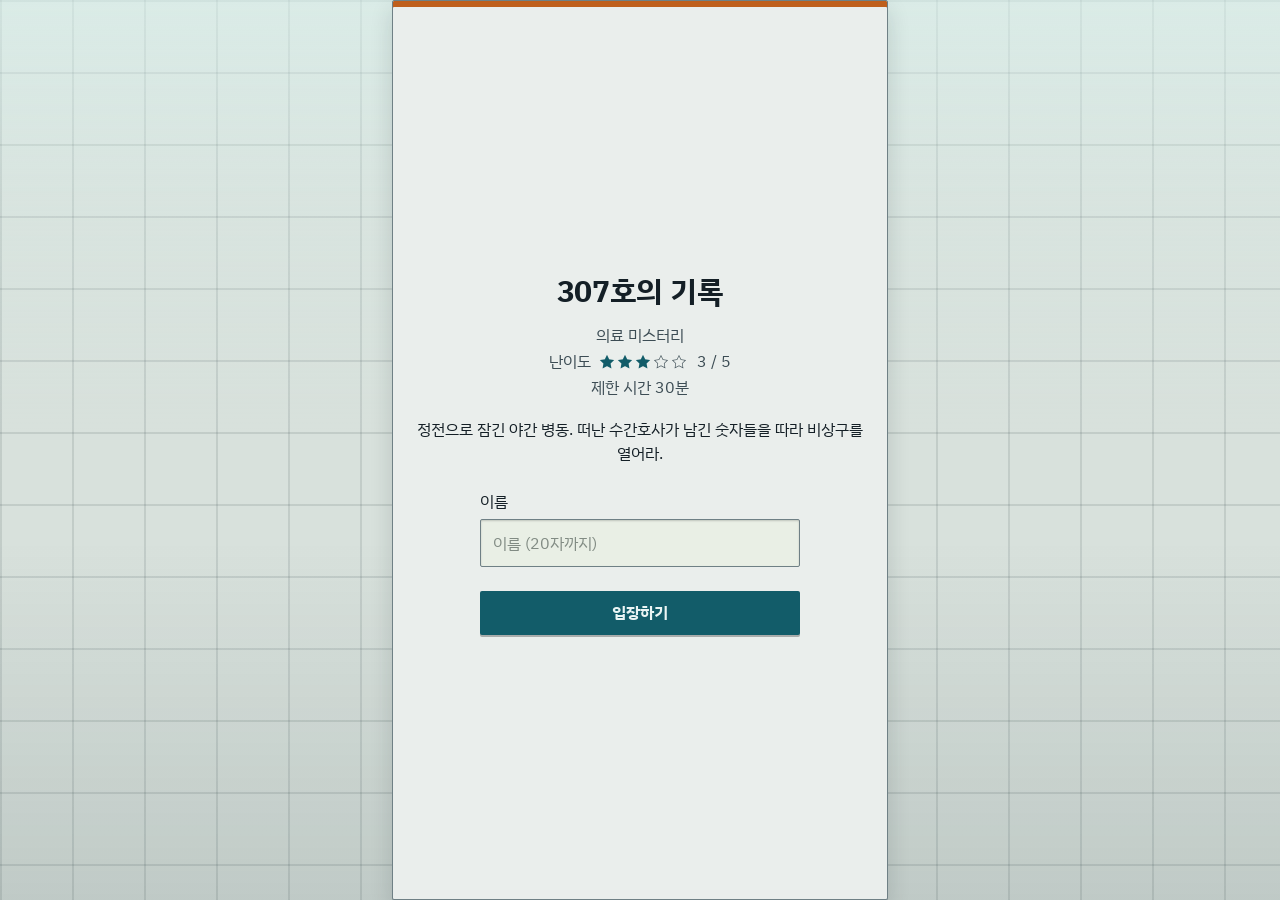
<file: escape/ward/index.html>
<!doctype html>
<html lang="ko" data-mood="lab">
<head>
<meta charset="utf-8">
<meta name="viewport" content="width=device-width, initial-scale=1, viewport-fit=cover">
<meta name="color-scheme" content="dark light">
<title>307호의 기록</title>
<link rel="stylesheet" href="https://fonts.googleapis.com/css2?family=Gowun+Batang:wght@400;700&family=Nanum+Pen+Script&family=IBM+Plex+Sans+KR:wght@400;500;700&family=Gaegu:wght@400;700&family=Noto+Serif+KR:wght@500;700&family=Nanum+Brush+Script&family=Nanum+Myeongjo:wght@400;700;800&family=Poor+Story&display=swap">
<style>
/* engine.css — 구조·배치만. 색·글꼴·질감은 moods.css의 변수만 참조한다. (엔진 2판) */
*, *::before, *::after { box-sizing: border-box; }
html, body { margin: 0; padding: 0; min-height: 100%; }
html { -webkit-text-size-adjust: 100%; overflow-x: hidden; }
body {
  background: var(--bg);
  color: var(--text);
  font-family: var(--font-ui);
  font-size: 16px;
  line-height: 1.5;
  word-break: keep-all;
  overflow-wrap: break-word;
  overflow-x: hidden;
  -webkit-tap-highlight-color: transparent;
}
img, svg { max-width: 100%; }
button, input, textarea { font: inherit; color: inherit; }
button { cursor: pointer; }
[hidden] { display: none !important; }
:focus-visible { outline: 2px solid var(--accent); outline-offset: 2px; }
.sr-only { position: absolute; width: 1px; height: 1px; overflow: hidden; clip: rect(0 0 0 0); white-space: nowrap; }
p { margin: 0 0 8px; }

#app { max-width: 520px; margin: 0 auto; position: relative; }
.screen { display: none; }
.screen.is-active { display: block; }

/* 버튼 */
.btn {
  display: inline-flex; align-items: center; justify-content: center;
  min-height: 44px; min-width: 44px; padding: 8px 14px;
  border: 1px solid var(--line); border-radius: var(--radius);
  background: var(--surface); color: var(--text);
  text-decoration: none; line-height: 1.2; gap: 6px;
  user-select: none; -webkit-user-select: none; touch-action: manipulation;
}
.btn-primary { background: var(--accent); color: var(--on-accent); border-color: var(--accent); }
.btn:disabled { opacity: .5; cursor: default; }
.btn-sm { min-height: 44px; padding: 4px 12px; font-size: 14px; }
.btn-icon { padding: 8px; }
.obj, .chip, .wheel-digit, .dir-display, .keypad-display, .pane-handle, .memo-tabs { user-select: none; -webkit-user-select: none; touch-action: manipulation; }

/* ===== 시작 안내판 ===== */
.poster { padding: 32px 16px 40px; text-align: center; }
.poster.is-active { display: flex; flex-direction: column; justify-content: center; min-height: 100vh; min-height: 100dvh; margin: 0 12px; }
.poster-title { font-size: 30px; line-height: 1.25; margin: 16px 0 12px; }
.poster-meta { display: flex; flex-direction: column; align-items: center; gap: 2px; color: var(--text-dim); margin: 0 0 18px; line-height: 1.5; }
.poster-meta > span { display: block; }
.poster-stars { letter-spacing: 2px; margin: 0 4px; }
.poster-stars .star { opacity: .35; }
.poster-stars .star.on { opacity: 1; color: var(--accent); }
.poster-intro { margin: 0 auto 24px; max-width: 32em; }
.poster-form { display: flex; flex-direction: column; gap: 12px; max-width: 320px; margin: 0 auto; width: 100%; }
.poster-form label { text-align: left; display: flex; flex-direction: column; gap: 6px; }
.poster-form input, .lock-text input, .field {
  width: 100%; min-height: 48px; padding: 8px 12px;
  border: 1px solid var(--line); border-radius: var(--radius);
  background: var(--surface); color: var(--text);
}
.poster-resume { display: flex; flex-direction: column; gap: 12px; max-width: 320px; margin: 0 auto; width: 100%; padding: 14px 16px; }
.poster-resume .poster-note { overflow-wrap: anywhere; }
.poster-resume .btn { width: 100%; }
.poster-note { color: var(--text-dim); font-size: 14px; margin: 0; }

/* ===== 방 화면: 세로 고정 틀 ===== */
.room.is-active { display: flex; flex-direction: column; height: 100vh; height: 100dvh; overflow: hidden; }
.topbar {
  flex: 0 0 auto; display: flex; align-items: center; gap: 6px;
  padding: 6px 10px; border-bottom: 1px solid var(--line); background: var(--bg-2);
}
.clock { flex: 1 1 auto; min-width: 0; font-variant-numeric: tabular-nums; white-space: nowrap; font-size: 17px; font-weight: 600; overflow: hidden; text-overflow: ellipsis; }
.clock.is-over { color: var(--bad); font-size: 15px; }
.topbar .btn { flex: 0 0 auto; min-height: 44px; padding: 6px 9px; font-size: 13px; white-space: nowrap; }
.hint-count { display: inline-block; min-width: 1.4em; text-align: center; padding: 0 4px; border-radius: 999px; background: var(--accent); color: var(--on-accent); font-size: 12px; line-height: 1.4; }

.scene-nav { flex: 0 0 auto; display: flex; align-items: center; gap: 6px; padding: 4px 10px 0; }
.scene-nav .btn { flex: 0 0 auto; }
.scene-nav-name { flex: 1 1 auto; text-align: center; font-size: 17px; font-weight: 600; min-width: 0; line-height: 1.15; }
.scene-nav-name .scene-nav-room { display: block; font-size: 11px; font-weight: 400; color: var(--text-dim); overflow: hidden; text-overflow: ellipsis; white-space: nowrap; }
.scene-nav-dots { display: block; text-align: center; color: var(--text-dim); font-size: 9px; letter-spacing: 3px; line-height: 1; margin-top: 2px; }

/* ===== 무대(가까이 보기 영역) ===== */
.stage { flex: 1 1 0; min-height: 0; display: flex; flex-direction: column; padding: 4px 8px 6px; }
.pane-main { flex: 1 1 0; min-height: 0; position: relative; display: flex; flex-direction: column; border: 1px solid var(--line); border-radius: var(--radius); background: var(--bg-2); overflow: hidden; }
.pane-side { flex: 0 0 45%; min-height: 0; position: relative; display: flex; flex-direction: column; border: 1px solid var(--line); border-radius: var(--radius); background: var(--bg-2); overflow: hidden; }
.pane-handle { flex: 0 0 22px; position: relative; display: flex; align-items: center; justify-content: center; cursor: row-resize; touch-action: none; z-index: 3; }
.pane-handle::before { content: ""; position: absolute; left: 0; right: 0; top: -11px; bottom: -11px; } /* 44px 손잡이 영역 */
.pane-handle::after { content: ""; width: 56px; height: 6px; border-radius: 3px; background: var(--line); }
.pane-handle.is-drag::after { background: var(--accent); }
/* 위 칸 가까이 보기: flex 사슬에 끼워 .pane-body가 남은 높이를 받고 스스로 스크롤하게 한다 */
#pane-main > .examine { display: flex; flex-direction: column; flex: 1 1 0; min-height: 0; }
.pane-head { flex: 0 0 auto; display: flex; align-items: center; gap: 8px; padding: 2px 6px 2px 12px; border-bottom: 1px solid var(--line); background: var(--surface); min-height: 44px; }
.pane-title { flex: 1 1 auto; min-width: 0; margin: 0; font-size: 16px; font-weight: 600; overflow: hidden; text-overflow: ellipsis; white-space: nowrap; }
.pane-head .btn-sm { flex: 0 0 auto; }
.pane-body { flex: 1 1 auto; min-height: 0; overflow-y: auto; -webkit-overflow-scrolling: touch; padding: 12px 12px 16px; overscroll-behavior: contain; }
.panel { position: absolute; inset: 0; z-index: 4; display: flex; flex-direction: column; background: var(--bg-2); }
/* 판(힌트·메뉴·도입)이 떠 있는 동안 아래 칸·손잡이를 숨겨 위 칸이 무대 전체 높이를 쓴다 */
.stage.has-panel > .pane-side, .stage.has-panel > .pane-handle { display: none !important; }

/* ===== 장면: 배경 위 물건 배치 ===== */
.scene { flex: 1 1 auto; min-height: 0; position: relative; overflow: hidden; }
.scene-bg, .scene-objects { position: absolute; inset: 0; }
.scene-bg { pointer-events: none; overflow: hidden; }
.scene-bg > div { position: absolute; }
/* 기본 배치(좌표표의 기준선) — 특이도 0,1,0으로 두어 scenes.css(같은 특이도, 뒤에 인라인)가 이긴다.
   scenes.css가 없는 stub 빌드에서만 이 값이 쓰인다. 색·질감은 scenes.css가 입힌다. */
.bg-wallpaper { left: 0; top: 0; width: 100%; height: 78%; }
.bg-molding { left: 0; top: 0; width: 100%; height: 3%; }
.bg-baseboard { left: 0; top: 78%; width: 100%; height: 4%; z-index: 1; }
.bg-floor { left: 0; top: 78%; width: 100%; height: 22%; z-index: 0; }
.bg-prop-window { left: 8%; top: 10%; width: 26%; height: 26%; }
.bg-lampglow { left: 15%; top: 18%; width: 70%; height: 44%; }
.bg-desk-top { left: 8%; top: 44%; width: 84%; height: 12%; clip-path: polygon(8% 0, 92% 0, 100% 100%, 0 100%); }
.bg-desk-apron { left: 8%; top: 56%; width: 84%; height: 5%; }
.bg-desk-legs { left: 10%; top: 61%; width: 80%; height: 36%; clip-path: polygon(0 0, 5% 0, 5% 100%, 0 100%, 95% 100%, 95% 0, 100% 0, 100% 100%, 0 100%); }
.bg-desk-body { left: 30%; top: 60%; width: 40%; height: 22%; }
/* 선반판 윗선: 좌표표의 물건 바닥선(29/49/69)에 맞춘다. 판 그림이 1% 차를 흡수한다. */
.bg-shelf1 { left: 10%; top: 29%; width: 80%; height: 3%; }
.bg-shelf2 { left: 10%; top: 49%; width: 80%; height: 3%; }
.bg-shelf3 { left: 10%; top: 69%; width: 80%; height: 3%; }
.bg-floorboards { left: 0; top: 0; width: 100%; height: 100%; }
.bg-baseboard-strip { left: 0; top: 0; width: 100%; height: 10%; }

.obj { position: absolute; margin: 0; padding: 0; border: 0; background: transparent; color: var(--text); display: block; text-align: center; min-width: 64px; min-height: 64px; }
.obj-art { position: absolute; display: block; filter: drop-shadow(0 3px 3px rgba(0, 0, 0, .45)); }
.obj-art svg { display: block; width: 100%; height: 100%; }
.obj.is-open .obj-art { opacity: .7; }
.tag {
  position: absolute; left: 0; right: 0; display: flex; align-items: baseline; gap: 4px; margin: 0 auto; width: max-content; max-width: 100%;
  font-size: 11px; line-height: 1.3; padding: 2px 7px; border-radius: 999px;
  background: var(--surface); color: var(--text); border: 1px solid var(--line); box-shadow: var(--shadow);
  pointer-events: none;
}
.tag-name { display: block; overflow: hidden; text-overflow: ellipsis; white-space: nowrap; min-width: 0; flex: 0 1 auto; }
.badge { display: block; flex: 0 0 auto; font-size: 10px; color: var(--text-dim); white-space: nowrap; }
.badge::before { content: "· "; }
.obj.is-open .badge { color: var(--ok); }
.obj-icon { display: inline-block; vertical-align: middle; }

/* ===== 아래 두 줄 ===== */
.lockstrip, .invbar { flex: 0 0 auto; display: flex; gap: 6px; align-items: center; overflow-x: auto; overflow-y: hidden; -webkit-overflow-scrolling: touch; padding: 5px 10px; border-top: 1px solid var(--line); background: var(--bg-2); scrollbar-width: none; }
.lockstrip::-webkit-scrollbar, .invbar::-webkit-scrollbar { display: none; }
.lockstrip { min-height: 50px; }
.invbar { min-height: 58px; }
.strip-label { flex: 0 0 auto; font-size: 11px; color: var(--text-dim); line-height: 1.2; white-space: nowrap; padding-right: 2px; }
.strip-empty { flex: 0 0 auto; font-size: 12px; color: var(--text-dim); padding: 0 4px; }
.chip {
  flex: 0 0 auto; display: inline-flex; align-items: center; gap: 5px; min-height: 44px; padding: 4px 10px 4px 6px;
  border: 1px solid var(--line); border-radius: 999px; background: var(--surface); color: var(--text); font-size: 13px; line-height: 1.2; white-space: nowrap;
}
.invbar .chip { min-height: 46px; }
.chip .obj-icon { width: 24px; height: 24px; flex: 0 0 auto; }
.chip-sub { color: var(--text-dim); font-size: 11px; }
/* 열린 자물쇠 칩: opacity 대신 색으로 흐리게(대비 유지), 그림만 연하게, 이름에 취소선 */
.chip.is-open { color: var(--text-dim); border-style: dashed; }
.chip.is-open .obj-icon { opacity: .6; }
.chip.is-open .chip-name { text-decoration: line-through; }
.chip.is-new { box-shadow: 0 0 0 2px var(--accent); }
.chip.is-active { border-color: var(--accent); }
.chip.is-memo { background: var(--paper); color: var(--ink); border-color: var(--line); }

/* ===== 가까이 보기 내용 ===== */
.examine-visual { display: flex; justify-content: center; margin: 0 auto 12px; max-width: 300px; }
.examine-visual svg, .examine-visual img { display: block; width: 100%; height: auto; max-height: 40vh; }
.examine-visual .obj-icon { width: 120px; height: 120px; color: var(--text); }
.examine-text { margin: 0 0 12px; }
.paper { background: var(--paper); color: var(--ink); border-radius: var(--radius); padding: 14px; box-shadow: var(--shadow); }
.paper .hand, .hand { font-family: var(--font-hand); }
.paper h3 { margin: 0 0 12px; font-size: 20px; }
.prologue-text { font-size: 17px; line-height: 1.7; margin: 8px 0 16px; }
.panel-foot { display: flex; gap: 8px; justify-content: center; padding: 6px 12px; border-top: 1px solid var(--line); flex: 0 0 auto; }
.panel-foot .btn { flex: 1 1 auto; max-width: 240px; min-height: 44px; }

/* ===== 자물쇠 ===== */
.lock { border: 1px solid var(--line); border-radius: var(--radius); background: var(--surface-2); padding: 12px 10px; margin-top: 4px; }
.lock-title { margin: 0 0 10px; text-align: center; color: var(--text-dim); font-size: 14px; }
.lock-sticker { display: flex; justify-content: center; margin: 0 auto 10px; max-width: 200px; }
.lock-sticker svg { width: 100%; height: auto; }
.lock-actions { display: flex; gap: 8px; justify-content: center; margin-top: 12px; flex-wrap: wrap; }
.lock-actions .btn { flex: 1 1 120px; max-width: 220px; }
.lock-msg { text-align: center; min-height: 1.5em; margin: 6px 0 0; color: var(--bad); font-size: 14px; }
.lock.is-open .lock-msg { color: var(--ok); }
.lock-open-note { text-align: center; color: var(--text-dim); margin: 0; }
.take-note { text-align: center; color: var(--text-dim); margin: 0 0 8px; font-size: 14px; }

/* 숫자 휠 */
.wheels { display: flex; justify-content: center; gap: 8px; flex-wrap: wrap; }
.wheel { display: flex; flex-direction: column; align-items: center; gap: 4px; }
.wheel .btn { min-width: 46px; min-height: 44px; padding: 4px; }
.wheel-digit { width: 46px; height: 52px; display: flex; align-items: center; justify-content: center; font-size: 26px; font-variant-numeric: tabular-nums; background: var(--surface); border: 1px solid var(--line); border-radius: var(--radius); }
@media (max-width: 374px) { .wheels { gap: 6px; } .wheel .btn, .wheel-digit { min-width: 44px; width: 44px; } }

/* 방향 */
/* 입력 표시줄(방향·키패드)은 본문을 아래로 밀어도 위에 붙어 있어 무엇을 눌렀는지 항상 보인다.
   .lock-ui는 display:contents라 표시줄이 .lock 안 어디까지든 붙어 있다. 칸이 너무 낮으면(.is-short) 풀어서 확인 키를 가리지 않게 한다. */
.lock-ui { display: contents; }
.lock .dir-display, .lock .keypad-display { position: sticky; top: 0; z-index: 2; }
.lock.is-short .dir-display, .lock.is-short .keypad-display { position: static; }
.lock-actions:empty { display: none; }
.lock-msg:empty { min-height: 0; margin: 0; }
.dir-display { min-height: 46px; display: flex; align-items: center; justify-content: center; gap: 2px; flex-wrap: wrap; font-size: 22px; letter-spacing: 2px; background: var(--surface); border: 1px solid var(--line); border-radius: var(--radius); padding: 6px 10px; margin-bottom: 10px; }
.dir-display:empty::before { content: "\00a0"; }
.dir-pad { display: grid; grid-template-columns: repeat(3, 54px); grid-template-rows: repeat(3, 54px); gap: 6px; justify-content: center; }
.dir-pad .btn { font-size: 24px; min-width: 54px; min-height: 54px; padding: 0; }
.dir-pad .dir-u { grid-column: 2; grid-row: 1; }
.dir-pad .dir-l { grid-column: 1; grid-row: 2; }
.dir-pad .dir-r { grid-column: 3; grid-row: 2; }
.dir-pad .dir-d { grid-column: 2; grid-row: 3; }
.dir-pad .dir-c { grid-column: 2; grid-row: 2; font-size: 14px; }

/* 키패드 */
.keypad-display { min-height: 46px; display: flex; align-items: center; justify-content: center; font-size: 24px; letter-spacing: 6px; font-variant-numeric: tabular-nums; background: var(--surface); border: 1px solid var(--line); border-radius: var(--radius); padding: 6px 10px; margin-bottom: 10px; }
.keypad-display:empty::before { content: "\00a0"; }
.keypad { display: grid; grid-template-columns: repeat(3, 68px); gap: 7px; justify-content: center; }
.keypad .btn { min-height: 48px; font-size: 22px; padding: 0; }
@media (max-width: 374px) { .keypad { grid-template-columns: repeat(3, 62px); } }

/* 글자 */
.lock-text { display: flex; flex-direction: column; gap: 10px; }

/* ===== 메모 ===== */
.memo { display: flex; flex-direction: column; gap: 8px; flex: 1 1 auto; min-height: 0; }
.pane-side .pane-body { display: flex; flex-direction: column; padding: 10px 12px 8px; }
.pane-side .pane-body > .examine-text, .pane-side .pane-body > .hint-note { flex: 0 0 auto; }
.memo-tabs { display: flex; gap: 6px; flex: 0 0 auto; }
.memo-tabs .btn { flex: 1 1 auto; }
.memo-tabs .btn.is-on { background: var(--accent); color: var(--on-accent); border-color: var(--accent); }
.memo-text-wrap { display: flex; flex-direction: column; flex: 1 1 auto; min-height: 0; }
.memo-text { width: 100%; min-height: 56px; flex: 1 1 auto; resize: none; padding: 10px; border: 1px solid var(--line); border-radius: var(--radius); background: var(--paper); color: var(--ink); font-family: var(--font-ui); line-height: 1.5; }
.memo-draw { display: flex; flex-direction: column; gap: 8px; }
.memo-draw canvas { display: block; width: 100%; height: auto; aspect-ratio: 3 / 2; background: var(--paper); border: 1px solid var(--line); border-radius: var(--radius); touch-action: none; cursor: crosshair; }
.memo-tools { display: flex; gap: 6px; order: -1; } /* 도구 줄을 캔버스 위에: 칸이 낮아도 펜·지우개가 보인다 */
.memo-tools .btn { flex: 1 1 auto; }
.memo-tools .btn.is-on { background: var(--accent); color: var(--on-accent); border-color: var(--accent); }
.memo-count { font-size: 12px; color: var(--text-dim); text-align: right; margin: 2px 0 0; flex: 0 0 auto; }

/* ===== 연출 ===== */
@keyframes shake { 0%,100% { transform: translateX(0); } 20%,60% { transform: translateX(-8px); } 40%,80% { transform: translateX(8px); } }
.lock.is-shake { animation: shake .4s; }
@keyframes clickpop { 0% { transform: scale(.7); opacity: 0; } 30% { transform: scale(1.15); opacity: 1; } 100% { transform: scale(1); opacity: 1; } }
.click-fx { text-align: center; font-size: 28px; font-weight: 700; color: var(--ok); animation: clickpop .5s; margin: 8px 0; }
@keyframes toastin { from { transform: translateY(-8px); opacity: 0; } to { transform: none; opacity: 1; } }
.toast {
  position: fixed; left: 0; right: 0; top: 64px; margin: 0 auto; width: max-content; z-index: 50;
  max-width: calc(100% - 32px); padding: 10px 16px; border-radius: var(--radius);
  white-space: nowrap; overflow: hidden; text-overflow: ellipsis;
  background: var(--surface); color: var(--text); border: 1px solid var(--line); box-shadow: var(--shadow);
  animation: toastin .25s; text-align: center; font-size: 15px; pointer-events: none;
}
@media (prefers-reduced-motion: reduce) {
  *, *::before, *::after { animation: none !important; transition: none !important; scroll-behavior: auto !important; }
}

/* ===== 힌트·메뉴 ===== */
.hint-step { padding: 10px 12px; border: 1px solid var(--line); border-radius: var(--radius); background: var(--surface); margin-bottom: 8px; }
.hint-step-label { display: block; font-size: 13px; color: var(--text-dim); margin-bottom: 4px; }
.hint-note { color: var(--text-dim); margin: 0 0 10px; }
.hint-msg { font-size: 17px; text-align: center; margin: 20px 0; }
.menu-list { display: flex; flex-direction: column; gap: 8px; }
.menu-list .btn { width: 100%; }
.menu-info { color: var(--text-dim); font-size: 14px; margin: 0 0 14px; }
.menu-info dt { display: inline; font-weight: 600; color: var(--text); }
.menu-info dt::after { content: ":"; }
.menu-info dd { display: inline; margin: 0 0 0 4px; }
.menu-info div { margin-bottom: 4px; }
.panel h3 { font-size: 16px; margin: 12px 0 6px; }

/* ===== 탈출 화면 ===== */
.escape { padding: 28px 16px 40px; text-align: center; }
.escape-title { font-size: 30px; margin: 8px 0 16px; }
.escape-ending { margin: 0 auto 20px; max-width: 32em; text-align: left; padding: 14px 16px; }
.escape-stats { display: grid; grid-template-columns: repeat(2, minmax(0, 1fr)); gap: 8px 12px; margin: 0 auto 20px; max-width: 360px; }
.escape-stats div { padding: 8px; border: 1px solid var(--line); border-radius: var(--radius); background: var(--surface); }
.escape-stats dt { font-size: 12px; color: var(--text-dim); }
.escape-stats dd { margin: 0; font-size: 18px; font-weight: 600; font-variant-numeric: tabular-nums; color: var(--text); overflow-wrap: anywhere; }
.escape-card { margin: 0 auto 16px; max-width: 320px; }
.escape-card img { width: 100%; height: auto; display: block; border-radius: var(--radius); box-shadow: var(--shadow); }
.escape-card-note { font-size: 13px; color: var(--text-dim); margin: 6px 0 0; }
.escape-actions { display: grid; grid-template-columns: repeat(2, minmax(0, 1fr)); gap: 8px; max-width: 360px; margin: 0 auto 16px; }
.escape-detail { text-align: left; max-width: 420px; margin: 0 auto 20px; padding: 12px 16px; }
.escape-detail h3 { font-size: 17px; margin: 16px 0 8px; }
.escape-detail table { width: 100%; border-collapse: collapse; font-size: 14px; }
.escape-detail th, .escape-detail td { text-align: left; padding: 6px 4px; border-bottom: 1px solid var(--line); vertical-align: top; }
.escape-detail td.num { text-align: right; font-variant-numeric: tabular-nums; white-space: nowrap; }
.escape-reset-wrap { margin-top: 28px; }

/* ===== 로비 ===== */
.lobby { padding: 24px 16px 40px; display: flex; flex-direction: column; gap: 16px; }
.lobby-title { font-size: 16px; font-weight: 600; text-align: center; margin: 0 0 4px; color: var(--text-dim); }
.lobby-card { padding: 20px 16px 18px; text-align: center; background: var(--bg); color: var(--text); }
.lobby-card .poster-title { font-size: 26px; margin: 4px 0 10px; }
.lobby-card .poster-meta { margin-bottom: 12px; }
.lobby-card .poster-intro { margin-bottom: 14px; }
.lobby-record { font-size: 14px; color: var(--text-dim); margin: 0 0 12px; min-height: 1.4em; }
.lobby-record:empty { display: none; }
.lobby-enter { min-width: 160px; }

</style>
<style>
/* FONT_LINK: https://fonts.googleapis.com/css2?family=Gowun+Batang:wght@400;700&family=Nanum+Pen+Script&family=IBM+Plex+Sans+KR:wght@400;500;700&family=Gaegu:wght@400;700&family=Noto+Serif+KR:wght@500;700&family=Nanum+Brush+Script&family=Nanum+Myeongjo:wght@400;700;800&family=Poor+Story&display=swap */
/*
  moods.css — 분위기 묶음 4개 (attic, lab, cellar, library) + 로비용 기본값(:root)
  규격 "접점"의 CSS 변수 19개를 묶음마다 전부 정의한다. 선택자는 `:root[data-mood="x"], [data-mood="x"]`
  (로비 안내판은 카드 단위로 분위기를 입는다).

  색은 그 장소의 재료에서 가져왔다:
    attic   밤의 슬레이트 블루 벽 + 호두나무 + 놋쇠 + 낡은 크림색 종이
    lab     연녹색 병원 타일 + 스테인리스 + 실험 노트의 옅은 초록 종이 + 약병 청록 + 위험 표지 주황
    cellar  젖은 돌 + 촛농(양피지) + 불꽃 + 봉인 밀랍
    library 오후 빛을 받은 황갈색 종이 + 오래된 책장 + 소가죽 표지 + 독서등 초록
  :root 기본값은 로비의 복도(어두운 회벽 + 놋쇠)다. html에 data-mood가 없을 때만 보인다.

  조명·질감은 body::before(질감)와 body::after(빛)로 넣되 둘 다 내용 뒤(z-index:-1)에 둔다.
  빛을 내용 위에 얹으면 글자 대비가 깎이므로 벽(바탕)에만 비친다. 둘 다 pointer-events:none.
  대비 수치는 이 덧칠이 얹힌 실제 화면색(가장 밝은 점·가장 어두운 점)으로 쟀다(moods.md).
  prefers-reduced-motion이면 움직임을 끈다. @import·외부 파일 없음.
*/

/* ---------- 로비 기본값: 복도 (html에 data-mood가 없을 때) ---------- */
:root {
  --bg: #221d1a;
  --bg-2: #171311;
  --surface: #3b322b;
  --surface-2: #4b403a;
  --line: #7d6b56;
  --accent: #bb9a4f;
  --on-accent: #221606;
  --accent-2: #d6bf93;
  --text: #efe5d4;
  --text-dim: #ab9e8b;
  --paper: #e8dcc3;
  --ink: #2b2118;
  --ok: #a9cf90;
  --bad: #f6ab9c;
  --glow: rgba(255, 200, 120, 0.22);
  --font-ui: "Gowun Batang", "Noto Serif KR", "Noto Serif CJK KR", "AppleMyungjo", "Batang", "Apple SD Gothic Neo", "Malgun Gothic", serif;
  --font-hand: "Nanum Pen Script", "Apple SD Gothic Neo", "Malgun Gothic", "Noto Sans KR", cursive, sans-serif;
  --radius: 8px;
  --shadow: 0 12px 32px rgba(0, 0, 0, 0.5), 0 1px 0 rgba(255, 220, 170, 0.06) inset;
}

/* ---------- 공통: 덧칠이 보이도록 바탕색은 html에, body는 투명 ---------- */
html { background: var(--bg); }
body { background: transparent; }

:root[data-mood] body::before,
:root[data-mood] body::after {
  content: "";
  position: fixed;
  inset: 0;
  z-index: -1;
  pointer-events: none;
}

/* =====================================================================
   attic — 등잔불 켜진 따뜻한 다락방, 밤
   벽은 밤의 슬레이트 블루, 가구는 호두나무, 쇠붙이는 놋쇠. 오른쪽 위 등잔.
   ===================================================================== */
:root[data-mood="attic"], [data-mood="attic"] {
  --bg: #1f2a36;          /* 밤의 슬레이트 블루 벽 */
  --bg-2: #151d27;        /* 벽의 그늘 */
  --surface: #4a3627;     /* 호두나무 */
  --surface-2: #5e4533;   /* 등잔불 받은 호두나무 */
  --line: #7f5e3a;        /* 어둡게 바랜 놋쇠 테 */
  --accent: #c99a3e;      /* 놋쇠 */
  --on-accent: #2a1a0b;   /* 놋쇠 위 새긴 글씨 */
  --accent-2: #e2a862;    /* 등잔 불빛 */
  --text: #f1e5cc;        /* 불빛 받은 크림색 */
  --text-dim: #ab9e88;    /* 그늘 속 글씨 */
  --paper: #ebdfc0;       /* 낡은 크림색 종이 */
  --ink: #3a2a1a;         /* 갈색 잉크 */
  --ok: #a9cf90;          /* 이끼 */
  --bad: #f7ad9e;         /* 등잔불 받은 녹 */
  --glow: rgba(255, 178, 84, 0.30);
  --font-ui: "Gowun Batang", "Noto Serif KR", "Noto Serif CJK KR", "AppleMyungjo", "Batang", "Apple SD Gothic Neo", "Malgun Gothic", serif;
  --font-hand: "Nanum Pen Script", "Apple SD Gothic Neo", "Malgun Gothic", "Noto Sans KR", cursive, sans-serif;
  --radius: 8px;
  --shadow: 0 12px 32px rgba(6, 10, 18, 0.55), 0 1px 0 rgba(255, 220, 170, 0.06) inset;
}
/* 벽: 가로 널빤지 결 + 네 귀의 어둠 */
:root[data-mood="attic"] body::before {
  background:
    radial-gradient(ellipse 120% 90% at 50% 40%, transparent 55%, rgba(5, 8, 14, 0.5) 100%),
    repeating-linear-gradient(180deg, transparent 0 54px, rgba(0, 0, 0, 0.16) 54px 56px),
    repeating-linear-gradient(90deg, rgba(255, 230, 190, 0.012) 0 3px, transparent 3px 7px);
}
/* 등잔: 오른쪽 위에서 비치는 빛, 아주 천천히 숨 쉰다 */
:root[data-mood="attic"] body::after {
  background:
    radial-gradient(ellipse 70% 55% at 92% -6%, var(--glow) 0%, rgba(255, 178, 84, 0.08) 40%, transparent 72%);
  animation: attic-breathe 7s ease-in-out infinite alternate;
}
@keyframes attic-breathe {
  from { opacity: 0.82; }
  to   { opacity: 1; }
}

/* =====================================================================
   lab — 형광등이 깜빡이는 차가운 실험실
   병원 초록 타일 벽, 스테인리스 작업대, 약병 청록, 위험 표지 주황. 넷 중 가장 밝다.
   ===================================================================== */
:root[data-mood="lab"], [data-mood="lab"] {
  --bg: #d8e1dc;          /* 연녹색 병원 타일 */
  --bg-2: #c2cdc8;        /* 타일의 그늘, 바닥 */
  --surface: #c7d0d2;     /* 스테인리스 작업대 */
  --surface-2: #eaeeec;   /* 흰 포마이카 */
  --line: #6f8085;        /* 강철 모서리 */
  --accent: #125c69;      /* 약병 청록 */
  --on-accent: #eaf5f4;   /* 청록 위 흰 글씨 */
  --accent-2: #bf5f1c;    /* 위험 표지 주황 */
  --text: #141f26;        /* 검정 라벨 글씨 */
  --text-dim: #3c4c54;    /* 흐린 각인 (타일 바닥 그늘 위에서도 3:1) */
  --paper: #e9efe5;       /* 실험 노트의 옅은 초록 종이 */
  --ink: #1c2a24;         /* 노트 잉크 */
  --ok: #125636;
  --bad: #9a1c15;
  --glow: rgba(220, 244, 240, 0.55);
  --font-ui: "IBM Plex Sans KR", "Apple SD Gothic Neo", "Malgun Gothic", "Noto Sans KR", "Noto Sans CJK KR", sans-serif;
  --font-hand: "Gaegu", "Apple SD Gothic Neo", "Malgun Gothic", "Noto Sans KR", cursive, sans-serif;
  --radius: 2px;
  --shadow: 0 2px 0 rgba(20, 40, 45, 0.22), 0 10px 22px rgba(20, 40, 45, 0.16);
}
/* 벽: 타일 줄눈 격자, 아래는 바닥의 그늘 */
:root[data-mood="lab"] body::before {
  background:
    linear-gradient(180deg, transparent 60%, rgba(20, 40, 45, 0.12) 100%),
    repeating-linear-gradient(90deg, rgba(20, 40, 45, 0.11) 0 2px, transparent 2px 72px),
    repeating-linear-gradient(180deg, rgba(20, 40, 45, 0.11) 0 2px, transparent 2px 72px);
}
/* 형광등: 위에서 내리는 차가운 빛, 가끔 깜빡인다 */
:root[data-mood="lab"] body::after {
  background:
    linear-gradient(180deg, var(--glow) 0%, rgba(220, 244, 240, 0.18) 22%, transparent 48%);
  animation: lab-flicker 9s steps(1, end) infinite;
}
@keyframes lab-flicker {
  0%, 100% { opacity: 1; }
  38%   { opacity: 0.35; }
  38.6% { opacity: 1; }
  39.4% { opacity: 0.6; }
  40%   { opacity: 1; }
  73%   { opacity: 0.5; }
  73.5% { opacity: 1; }
}

/* =====================================================================
   cellar — 촛불만 있는 어두운 지하실
   젖은 돌벽, 촛농 양피지, 불꽃, 봉인 밀랍. 넷 중 가장 어둡다. 빛은 아래에서 올라온다.
   ===================================================================== */
:root[data-mood="cellar"], [data-mood="cellar"] {
  --bg: #1c1916;          /* 젖은 돌 */
  --bg-2: #100d0b;        /* 빛이 닿지 않는 구석 */
  --surface: #3b332b;     /* 촛불 받은 돌덩이 */
  --surface-2: #4d4137;
  --line: #62503f;        /* 돌 틈의 모르타르 */
  --accent: #d98a2f;      /* 불꽃 */
  --on-accent: #1c0f04;
  --accent-2: #8c2f26;    /* 봉인 밀랍 붉은색 */
  --text: #ecdfc4;        /* 촛농빛 */
  --text-dim: #a3927b;
  --paper: #d9c59c;       /* 양피지 */
  --ink: #2a1b10;
  --ok: #a6c27f;
  --bad: #f2a38f;
  --glow: rgba(255, 150, 50, 0.28);
  --font-ui: "Noto Serif KR", "Noto Serif CJK KR", "AppleMyungjo", "Batang", "Apple SD Gothic Neo", "Malgun Gothic", serif;
  --font-hand: "Nanum Brush Script", "Apple SD Gothic Neo", "Malgun Gothic", "Noto Sans KR", cursive, sans-serif;
  --radius: 4px;
  --shadow: 0 16px 40px rgba(0, 0, 0, 0.7), 0 0 0 1px rgba(0, 0, 0, 0.5);
}
/* 벽: 엇갈린 돌 쌓기(인라인 SVG 패턴) + 깊은 어둠의 가장자리 */
:root[data-mood="cellar"] body::before {
  background:
    radial-gradient(ellipse 110% 80% at 50% 100%, transparent 30%, rgba(0, 0, 0, 0.66) 100%),
    url("data:image/svg+xml,%3Csvg xmlns='http://www.w3.org/2000/svg' width='160' height='96' viewBox='0 0 160 96'%3E%3Cg fill='%23000' fill-opacity='.28'%3E%3Crect width='160' height='3'/%3E%3Crect y='48' width='160' height='3'/%3E%3Crect x='0' y='3' width='3' height='45'/%3E%3Crect x='88' y='3' width='3' height='45'/%3E%3Crect x='44' y='51' width='3' height='45'/%3E%3Crect x='124' y='51' width='3' height='45'/%3E%3C/g%3E%3Cg fill='%23fff' fill-opacity='.025'%3E%3Crect x='6' y='8' width='78' height='36'/%3E%3Crect x='130' y='56' width='26' height='36'/%3E%3C/g%3E%3C/svg%3E") 0 0 / 160px 96px repeat;
}
/* 촛불: 아래 가운데에서 올라오는 빛, 불꽃처럼 흔들린다 */
:root[data-mood="cellar"] body::after {
  background:
    radial-gradient(ellipse 80% 60% at 50% 104%, var(--glow) 0%, rgba(255, 150, 50, 0.08) 38%, transparent 70%);
  transform-origin: 50% 100%;
  animation: cellar-flicker 4.3s ease-in-out infinite;
}
@keyframes cellar-flicker {
  0%   { opacity: 0.92; transform: scale(1); }
  17%  { opacity: 1;    transform: scale(1.03, 1.05); }
  31%  { opacity: 0.84; transform: scale(0.98, 0.97); }
  46%  { opacity: 0.97; transform: scale(1.01); }
  63%  { opacity: 0.88; transform: scale(1.04, 0.98); }
  80%  { opacity: 1;    transform: scale(0.99, 1.03); }
  100% { opacity: 0.92; transform: scale(1); }
}

/* =====================================================================
   library — 낡은 도서관, 오후의 먼지 낀 빛
   황갈색 종이 바탕, 펼친 책의 면, 소가죽 표지, 독서등 초록 갓, 바랜 금박 선.
   ===================================================================== */
:root[data-mood="library"], [data-mood="library"] {
  --bg: #dccba6;          /* 오후 빛 받은 황갈색 종이 */
  --bg-2: #c4ac80;        /* 책장 그늘 */
  --surface: #f0e6cf;     /* 펼친 책의 면 */
  --surface-2: #e3d4b3;
  --line: #957549;        /* 책등의 바랜 금박 */
  --accent: #6e2b24;      /* 소가죽 표지 */
  --on-accent: #f6ead2;   /* 표지 위 금박 글씨 */
  --accent-2: #2f5240;    /* 독서등 초록 갓 */
  --text: #2a2018;        /* 활자 잉크 */
  --text-dim: #5b4a37;    /* 바랜 잉크 */
  --paper: #f7f0dd;       /* 새 책장 */
  --ink: #2a2018;
  --ok: #335c30;
  --bad: #6a2317;          /* 마른 봉랍 — 상단 바(--bg-2) 위에서도 4.5:1 */
  --glow: rgba(255, 222, 160, 0.55);
  --font-ui: "Nanum Myeongjo", "Noto Serif KR", "Noto Serif CJK KR", "AppleMyungjo", "Batang", "Apple SD Gothic Neo", "Malgun Gothic", serif;
  --font-hand: "Poor Story", "Apple SD Gothic Neo", "Malgun Gothic", "Noto Sans KR", cursive, sans-serif;
  --radius: 6px;
  --shadow: 0 6px 18px rgba(70, 45, 20, 0.25), 0 1px 0 rgba(255, 255, 255, 0.35) inset;
}
/* 벽: 오른쪽 위에서 비스듬히 드는 오후 빛줄기 + 종이 섬유 결 + 세피아 가장자리 */
:root[data-mood="library"] body::before {
  background:
    radial-gradient(ellipse 120% 100% at 50% 30%, transparent 50%, rgba(70, 45, 20, 0.26) 100%),
    linear-gradient(112deg, transparent 38%, var(--glow) 52%, transparent 66%),
    repeating-linear-gradient(0deg, rgba(90, 60, 30, 0.035) 0 1px, transparent 1px 4px);
}
/* 빛줄기 속에 떠다니는 먼지: 화면보다 크게 깔고 통째로 천천히 흘려 보낸다 */
:root[data-mood="library"] body::after {
  inset: -280px;
  background:
    radial-gradient(circle 1.6px at 18% 23%, rgba(255, 245, 220, 0.9) 100%, transparent 100%) 0 0 / 260px 260px,
    radial-gradient(circle 1.2px at 63% 71%, rgba(255, 245, 220, 0.8) 100%, transparent 100%) 0 0 / 260px 260px,
    radial-gradient(circle 1px at 84% 38%, rgba(255, 245, 220, 0.7) 100%, transparent 100%) 0 0 / 260px 260px,
    radial-gradient(circle 1.3px at 37% 88%, rgba(255, 245, 220, 0.75) 100%, transparent 100%) 0 0 / 260px 260px;
  animation: library-dust 48s linear infinite alternate;
}
@keyframes library-dust {
  from { transform: translate(0, 0); }
  to   { transform: translate(-70px, 160px); }
}

/* ---------- 움직임 줄이기: 모든 조명 움직임을 끈다 ---------- */
@media (prefers-reduced-motion: reduce) {
  :root[data-mood] body::before,
  :root[data-mood] body::after {
    animation: none !important;
    transform: none !important;
    opacity: 1 !important;
  }
}

</style>
<style>
/*
  scenes.css — 장면 배경 4종(wall·desk·shelf·floor)의 배경 조각(.bg-*)과 물건 꼬리표(.tag·.badge)의 색.
  엔진은 규격 좌표표대로 .scene-bg 안에 조각 div를 이름·순서대로 만들고, 물건은 .scene-objects에 놓는다.
  여기서는 조각의 자리(%)와 겉모습만 맡는다. 자리의 수치는 규격 좌표표를 그대로 따른다:
    wall   걸레받이 윗선 78%, 바닥 78~100%, 창 x 8~34 · y 10~36
    desk   상판 뒷선 44% · 앞선 56%(앞이 넓은 사다리꼴, x 14~86 → 8~92), 앞판 56~60, 몸체 x 30~70 · y 60~82, 다리 60~90
    shelf  선반판 윗선 29 / 49 / 69%(기준선 30/50/70에서 1% 위 — 물건 바닥선 29/49/69에 맞춤), 판 x 10~90
    floor  바닥 전체, 위쪽 걸레받이 띠 0~10%
  색은 분위기 변수에서만 가져오고(그림 조각은 검정·흰 반투명이라 바탕색을 그대로 따른다), 분위기별 재료는
  [data-mood=x] .bg-* 로 덧씌운다. 외부 파일 없음 — 그림은 전부 인라인 SVG data URI.
  빛(등잔·형광등·촛불·오후 빛)은 각 장면 배경에 함께 깔려 있어 네 장면이 같은 조명 아래 있는 것처럼 보인다.
*/

/* ---------- 공통 구조: 조각은 .scene 안에서 절대 위치, 입력은 받지 않는다 ---------- */
.scene-bg { position: absolute; inset: 0; overflow: hidden; pointer-events: none; isolation: isolate; }  /* 안의 z-index가 물건 위로 새지 않게 */
.scene-bg > * { position: absolute; left: 0; right: 0; }

/* 벽(wall·desk·shelf 공통) */
.bg-wallpaper { top: 0; height: 78%; background-color: var(--bg); }
.bg-molding   { top: 0; height: 4%; }
.bg-baseboard { top: 78%; height: 3.5%; z-index: 1; }
.bg-floor     { top: 78%; bottom: 0; background-color: var(--surface); }
.bg-prop-window { left: 8%; right: auto; top: 10%; width: 26%; height: 26%; box-sizing: border-box; }

/* 책상 */
.bg-lampglow  { inset: 0; }
.bg-desk-top  { left: 8%; right: auto; width: 84%; top: 44%; height: 12%; z-index: 2;
  clip-path: polygon(7.15% 0, 92.85% 0, 100% 100%, 0 100%); }
.bg-desk-apron { left: 8%; right: auto; width: 84%; top: 56%; height: 4%; z-index: 2; }
.bg-desk-legs { left: 8%; right: auto; width: 84%; top: 60%; height: 30%; z-index: 2; }
.bg-desk-body { left: 30%; right: auto; width: 40%; top: 60%; height: 22%; z-index: 2; }

/* 선반: 판(위 38%)과 그 아래 브래킷 둘.
   판 윗선은 좌표표의 기준선(30/50/70)보다 1% 위(29/49/69)에 둔다 — 물건의 바닥선이 29/49/69라서,
   판 윗선을 거기에 맞춰야 물건이 판 위에 앉는다(1% 차를 판 그림이 흡수). */
.bg-shelf1, .bg-shelf2, .bg-shelf3 { left: 10%; right: auto; width: 80%; height: 8%; z-index: 2; }
.bg-shelf1 { top: 29%; }
.bg-shelf2 { top: 49%; }
.bg-shelf3 { top: 69%; }

/* 바닥(내려다봄) */
.bg-floorboards { inset: 0; background-color: var(--surface); }
.bg-baseboard-strip { top: 0; height: 10%; }

/* 물건: 그림에는 바닥 그림자, 꼬리표는 표면색 알약, 자물쇠 배지는 강조색 작은 알약.
   배지는 알약이라 안쪽 여백이 있어야 글자가 둥근 끝에 걸리지 않고, 알약 자체가 구분이므로 엔진의 "· " 구분점은 숨긴다. */
.obj .obj-art { filter: drop-shadow(0 5px 5px rgba(0, 0, 0, 0.38)); }
.tag {
  font-family: var(--font-ui);
  color: var(--text);
  background: var(--surface);
  border: 1px solid var(--line);
  border-radius: 999px;
  box-shadow: 0 1px 2px rgba(0, 0, 0, 0.3);
}
.badge {
  color: var(--on-accent);
  background: var(--accent);
  border: 1px solid transparent;
  border-radius: 999px;
  padding: 0 6px;
  line-height: 1.5;
}
.badge::before { content: none; }
.badge.is-open, .obj.is-open .badge {
  color: var(--text-dim);
  background: var(--surface-2);
  border-color: var(--line);
}

/* =====================================================================
   기본 재료(어느 분위기든 보이도록): 바탕색 + 검정·흰 반투명 그림
   ===================================================================== */
.bg-wallpaper {
  background-image:
    linear-gradient(180deg, rgba(0, 0, 0, 0) 60%, rgba(0, 0, 0, 0.22) 100%);
}
.bg-molding {
  background: linear-gradient(180deg, var(--surface-2) 0 35%, var(--surface) 35% 80%, rgba(0, 0, 0, 0.4) 100%);
}
.bg-baseboard {
  background: linear-gradient(180deg, var(--surface-2) 0 28%, var(--surface) 28% 86%, rgba(0, 0, 0, 0.45) 86% 100%);
}
.bg-floor {
  background-image:
    linear-gradient(180deg, rgba(0, 0, 0, 0.35) 0, rgba(0, 0, 0, 0) 40%),
    url("data:image/svg+xml,%3Csvg xmlns='http://www.w3.org/2000/svg' width='100' height='22' viewBox='0 0 100 22' preserveAspectRatio='none'%3E%3Crect y='1.52' width='100' height='0.55' fill='%23000' fill-opacity='0.4'/%3E%3Crect x='17' y='0' width='0.45' height='1.52' fill='%23000' fill-opacity='0.28'/%3E%3Crect x='61' y='0' width='0.45' height='1.52' fill='%23000' fill-opacity='0.28'/%3E%3Crect y='3.58' width='100' height='0.55' fill='%23000' fill-opacity='0.4'/%3E%3Crect x='38' y='1.52' width='0.45' height='2.06' fill='%23000' fill-opacity='0.28'/%3E%3Crect x='84' y='1.52' width='0.45' height='2.06' fill='%23000' fill-opacity='0.28'/%3E%3Crect y='6.36' width='100' height='0.55' fill='%23000' fill-opacity='0.4'/%3E%3Crect x='17' y='3.58' width='0.45' height='2.78' fill='%23000' fill-opacity='0.28'/%3E%3Crect x='61' y='3.58' width='0.45' height='2.78' fill='%23000' fill-opacity='0.28'/%3E%3Crect y='10.11' width='100' height='0.55' fill='%23000' fill-opacity='0.4'/%3E%3Crect x='38' y='6.36' width='0.45' height='3.75' fill='%23000' fill-opacity='0.28'/%3E%3Crect x='84' y='6.36' width='0.45' height='3.75' fill='%23000' fill-opacity='0.28'/%3E%3Crect y='15.17' width='100' height='0.55' fill='%23000' fill-opacity='0.4'/%3E%3Crect x='17' y='10.11' width='0.45' height='5.06' fill='%23000' fill-opacity='0.28'/%3E%3Crect x='61' y='10.11' width='0.45' height='5.06' fill='%23000' fill-opacity='0.28'/%3E%3Crect y='22' width='100' height='0.55' fill='%23000' fill-opacity='0.4'/%3E%3Crect x='38' y='15.17' width='0.45' height='6.83' fill='%23000' fill-opacity='0.28'/%3E%3Crect x='84' y='15.17' width='0.45' height='6.83' fill='%23000' fill-opacity='0.28'/%3E%3C/svg%3E");
  background-size: 100% 100%, 100% 100%;
}
.bg-prop-window {
  background-color: var(--bg-2);
  background-image:
    url("data:image/svg+xml,%3Csvg xmlns='http://www.w3.org/2000/svg' width='80' height='80' viewBox='0 0 80 80'%3E%3Cg fill='%23fff'%3E%3Ccircle cx='12' cy='18' r='1'/%3E%3Ccircle cx='40' cy='9' r='.7'/%3E%3Ccircle cx='66' cy='28' r='.9'/%3E%3Ccircle cx='28' cy='52' r='.6'/%3E%3Ccircle cx='58' cy='62' r='.8'/%3E%3Ccircle cx='72' cy='70' r='.5'/%3E%3Ccircle cx='8' cy='70' r='.7'/%3E%3C/g%3E%3C/svg%3E"),
    radial-gradient(circle 7px at 70% 30%, var(--paper) 0 7px, transparent 7.5px),
    radial-gradient(circle 9px at 72% 30%, rgba(255, 240, 200, 0.18) 0 9px, transparent 12px);
  background-size: 80px 80px, 100% 100%, 100% 100%;
  border: 5px solid var(--surface);
  box-shadow: inset 0 0 0 1px rgba(0, 0, 0, 0.4), 0 2px 0 rgba(0, 0, 0, 0.35);
}
/* 창살: 가운데 십자 — 안쪽 배경 위에 겹쳐 그린다 */
.bg-prop-window::before {
  content: ""; position: absolute; inset: 0; pointer-events: none;
  background:
    linear-gradient(var(--surface), var(--surface)) 50% 0 / 4px 100% no-repeat,
    linear-gradient(var(--surface), var(--surface)) 0 50% / 100% 4px no-repeat;
}
/* 창턱 */
.bg-prop-window::after {
  content: ""; position: absolute; left: -9%; right: -9%; bottom: -8%; height: 7%;
  background: var(--surface-2);
  box-shadow: 0 2px 0 rgba(0, 0, 0, 0.4);
}

/* 책상: 빛 → 상판 → 앞판 → 다리 → 몸체 */
.bg-lampglow {
  background: radial-gradient(ellipse 46% 30% at 50% 50%, var(--glow) 0%, rgba(0, 0, 0, 0) 100%);
}
.bg-desk-top {
  background:
    radial-gradient(ellipse 55% 70% at 50% 45%, rgba(255, 255, 255, 0.12) 0%, rgba(255, 255, 255, 0) 100%),
    linear-gradient(180deg, rgba(255, 255, 255, 0.05), rgba(0, 0, 0, 0.08)),
    var(--surface-2);
}
.bg-desk-apron {
  background: linear-gradient(180deg, rgba(0, 0, 0, 0.35) 0 12%, var(--surface) 12% 100%);
  box-shadow: 0 2px 0 rgba(0, 0, 0, 0.35);
}
.bg-desk-legs {
  background:
    linear-gradient(90deg, var(--surface), rgba(0, 0, 0, 0.25)) 0 0 / 4.5% 100% no-repeat,
    linear-gradient(90deg, var(--surface), rgba(0, 0, 0, 0.25)) 100% 0 / 4.5% 100% no-repeat;
}
.bg-desk-body {
  background:
    linear-gradient(180deg, rgba(0, 0, 0, 0) 0 48%, rgba(0, 0, 0, 0.3) 48% 52%, rgba(0, 0, 0, 0) 52%),
    radial-gradient(circle 3px at 50% 26%, var(--accent) 0 3px, transparent 3.5px),
    radial-gradient(circle 3px at 50% 76%, var(--accent) 0 3px, transparent 3.5px),
    var(--surface);
  box-shadow: inset 0 0 0 1px rgba(0, 0, 0, 0.35), 0 6px 10px rgba(0, 0, 0, 0.3);
}

/* 선반판: 위 38%가 판, 아래 브래킷 */
.bg-shelf1, .bg-shelf2, .bg-shelf3 {
  background:
    url("data:image/svg+xml,%3Csvg xmlns='http://www.w3.org/2000/svg' width='16' height='16' viewBox='0 0 16 16'%3E%3Cpath d='M0 0 L16 0 L0 16Z' fill='%23000' fill-opacity='.42'/%3E%3Cpath d='M0 0 L11 0 L0 11Z' fill='%23fff' fill-opacity='.14'/%3E%3C/svg%3E") 2% 100% / 16px 16px no-repeat,
    url("data:image/svg+xml,%3Csvg xmlns='http://www.w3.org/2000/svg' width='16' height='16' viewBox='0 0 16 16'%3E%3Cpath d='M0 0 L16 0 L16 16Z' fill='%23000' fill-opacity='.42'/%3E%3Cpath d='M5 0 L16 0 L16 11Z' fill='%23fff' fill-opacity='.14'/%3E%3C/svg%3E") 98% 100% / 16px 16px no-repeat,
    linear-gradient(180deg, var(--surface-2) 0 30%, var(--surface) 30% 90%, rgba(0, 0, 0, 0.5) 90% 100%) 0 0 / 100% 38% no-repeat;
  filter: drop-shadow(0 3px 3px rgba(0, 0, 0, 0.35));
}

/* 바닥(내려다봄): 널빤지 + 위쪽 걸레받이 띠 */
.bg-floorboards {
  background-image:
    radial-gradient(ellipse 80% 70% at 50% 50%, rgba(0, 0, 0, 0) 55%, rgba(0, 0, 0, 0.3) 100%),
    url("data:image/svg+xml,%3Csvg xmlns='http://www.w3.org/2000/svg' width='120' height='64' viewBox='0 0 120 64'%3E%3Cg fill='%23000' fill-opacity='.38'%3E%3Crect width='120' height='1.2'/%3E%3Crect y='16' width='120' height='1.2'/%3E%3Crect y='32' width='120' height='1.2'/%3E%3Crect y='48' width='120' height='1.2'/%3E%3C/g%3E%3Cg fill='%23000' fill-opacity='.3'%3E%3Crect x='34' y='0' width='1' height='16'/%3E%3Crect x='88' y='16' width='1' height='16'/%3E%3Crect x='12' y='32' width='1' height='16'/%3E%3Crect x='66' y='48' width='1' height='16'/%3E%3C/g%3E%3Cg fill='%23fff' fill-opacity='.035'%3E%3Crect y='1.2' width='120' height='4'/%3E%3Crect y='17.2' width='120' height='4'/%3E%3Crect y='33.2' width='120' height='4'/%3E%3Crect y='49.2' width='120' height='4'/%3E%3C/g%3E%3Cg fill='%23000' fill-opacity='.08'%3E%3Crect x='40' y='6' width='60' height='1'/%3E%3Crect x='5' y='24' width='50' height='1'/%3E%3Crect x='70' y='41' width='45' height='1'/%3E%3Crect x='20' y='57' width='40' height='1'/%3E%3C/g%3E%3C/svg%3E");
  background-size: 100% 100%, 120px 64px;
}
.bg-baseboard-strip {
  background: linear-gradient(180deg, var(--surface-2) 0 70%, var(--surface) 70% 90%, rgba(0, 0, 0, 0.5) 100%);
  box-shadow: 0 4px 10px rgba(0, 0, 0, 0.35);
}

/* =====================================================================
   attic — 바랜 벽지와 호두나무, 오른쪽 위 등잔
   ===================================================================== */
[data-mood="attic"] .bg-wallpaper {
  background-image:
    radial-gradient(ellipse 60% 55% at 92% 0%, var(--glow) 0%, rgba(255, 178, 84, 0) 70%),
    linear-gradient(180deg, rgba(0, 0, 0, 0) 60%, rgba(0, 0, 0, 0.26) 100%),
    url("data:image/svg+xml,%3Csvg xmlns='http://www.w3.org/2000/svg' width='48' height='64' viewBox='0 0 48 64'%3E%3Crect x='0' width='24' height='64' fill='%23fff' fill-opacity='.022'/%3E%3Cg fill='%23fff' fill-opacity='.05'%3E%3Cpath d='M12 10 C16 14 16 22 12 26 C8 22 8 14 12 10Z'/%3E%3Cpath d='M36 42 C40 46 40 54 36 58 C32 54 32 46 36 42Z'/%3E%3C/g%3E%3C/svg%3E");
  background-size: 100% 100%, 100% 100%, 48px 64px;
}
[data-mood="attic"] .bg-lampglow {
  background:
    url("data:image/svg+xml,%3Csvg xmlns='http://www.w3.org/2000/svg' width='60' height='40' viewBox='0 0 60 40'%3E%3Crect x='29.4' y='0' width='1.2' height='18' fill='%23000' fill-opacity='.7'/%3E%3Cpath d='M18 36 L24 18 L36 18 L42 36Z' fill='%23000' fill-opacity='.72'/%3E%3Cpath d='M18 36 L42 36 L44 38.5 L16 38.5Z' fill='%23000' fill-opacity='.85'/%3E%3Cellipse cx='30' cy='36.5' rx='10' ry='2.2' fill='%23fff' fill-opacity='.55'/%3E%3C/svg%3E") 50% 0 / 60px 40px no-repeat,
    radial-gradient(ellipse 44% 34% at 50% 48%, var(--glow) 0%, rgba(255, 178, 84, 0.06) 60%, rgba(0, 0, 0, 0) 100%),
    linear-gradient(180deg, rgba(255, 190, 110, 0.14) 0%, rgba(255, 190, 110, 0) 40%);
}
[data-mood="attic"] .bg-desk-top {
  background:
    radial-gradient(ellipse 50% 70% at 50% 40%, rgba(255, 200, 120, 0.24) 0%, rgba(255, 200, 120, 0) 100%),
    repeating-linear-gradient(180deg, rgba(0, 0, 0, 0) 0 9px, rgba(0, 0, 0, 0.1) 9px 10px),
    var(--surface-2);
}
[data-mood="attic"] .bg-prop-window { border-color: var(--surface); }

/* =====================================================================
   lab — 병원 타일 벽, 스테인리스, 위에서 내리는 형광등 빛
   ===================================================================== */
[data-mood="lab"] .bg-wallpaper {
  background-image:
    linear-gradient(180deg, var(--glow) 0%, rgba(220, 244, 240, 0) 38%),
    linear-gradient(180deg, rgba(0, 0, 0, 0) 60%, rgba(20, 40, 45, 0.16) 100%),
    repeating-linear-gradient(90deg, rgba(20, 40, 45, 0.16) 0 2px, rgba(0, 0, 0, 0) 2px 12.5%),
    repeating-linear-gradient(180deg, rgba(20, 40, 45, 0.16) 0 2px, rgba(0, 0, 0, 0) 2px 16%);
}
[data-mood="lab"] .bg-molding {
  background: linear-gradient(180deg, var(--surface-2) 0 40%, var(--line) 40% 100%);
}
[data-mood="lab"] .bg-baseboard {
  background: linear-gradient(180deg, var(--line) 0 85%, rgba(0, 0, 0, 0.35) 85% 100%);
}
[data-mood="lab"] .bg-floor {
  background-color: var(--bg-2);
  background-image:
    linear-gradient(180deg, rgba(20, 40, 45, 0.3) 0, rgba(0, 0, 0, 0) 45%),
    url("data:image/svg+xml,%3Csvg xmlns='http://www.w3.org/2000/svg' width='100' height='22' viewBox='0 0 100 22' preserveAspectRatio='none'%3E%3Crect y='2.21' width='100' height='0.6' fill='%23000' fill-opacity='0.2'/%3E%3Crect y='5.19' width='100' height='0.6' fill='%23000' fill-opacity='0.2'/%3E%3Crect y='9.22' width='100' height='0.6' fill='%23000' fill-opacity='0.2'/%3E%3Crect y='14.66' width='100' height='0.6' fill='%23000' fill-opacity='0.2'/%3E%3Crect y='22' width='100' height='0.6' fill='%23000' fill-opacity='0.2'/%3E%3Cline x1='18.97' y1='0' x2='0' y2='22' stroke='%23000' stroke-opacity='0.16' stroke-width='0.5'/%3E%3Cline x1='26.72' y1='0' x2='12.5' y2='22' stroke='%23000' stroke-opacity='0.16' stroke-width='0.5'/%3E%3Cline x1='34.48' y1='0' x2='25' y2='22' stroke='%23000' stroke-opacity='0.16' stroke-width='0.5'/%3E%3Cline x1='42.24' y1='0' x2='37.5' y2='22' stroke='%23000' stroke-opacity='0.16' stroke-width='0.5'/%3E%3Cline x1='50.00' y1='0' x2='50' y2='22' stroke='%23000' stroke-opacity='0.16' stroke-width='0.5'/%3E%3Cline x1='57.76' y1='0' x2='62.5' y2='22' stroke='%23000' stroke-opacity='0.16' stroke-width='0.5'/%3E%3Cline x1='65.52' y1='0' x2='75' y2='22' stroke='%23000' stroke-opacity='0.16' stroke-width='0.5'/%3E%3Cline x1='73.28' y1='0' x2='87.5' y2='22' stroke='%23000' stroke-opacity='0.16' stroke-width='0.5'/%3E%3Cline x1='81.03' y1='0' x2='100' y2='22' stroke='%23000' stroke-opacity='0.16' stroke-width='0.5'/%3E%3C/svg%3E");
}
/* 실험실 창: 강철 틀, 철망 든 젖빛 유리 */
[data-mood="lab"] .bg-prop-window {
  background-color: var(--bg-2);
  background-image:
    linear-gradient(180deg, rgba(255, 255, 255, 0.35), rgba(255, 255, 255, 0) 60%),
    url("data:image/svg+xml,%3Csvg xmlns='http://www.w3.org/2000/svg' width='10' height='10' viewBox='0 0 10 10'%3E%3Cpath d='M0 5 H10 M5 0 V10' stroke='%23000' stroke-opacity='.18' stroke-width='.8'/%3E%3C/svg%3E");
  background-size: 100% 100%, 10px 10px;
  border-color: var(--line);
  box-shadow: inset 0 0 0 1px rgba(0, 0, 0, 0.25), 0 2px 0 rgba(0, 0, 0, 0.2);
}
[data-mood="lab"] .bg-prop-window::before {
  background:
    linear-gradient(var(--line), var(--line)) 50% 0 / 3px 100% no-repeat,
    linear-gradient(var(--line), var(--line)) 0 50% / 100% 3px no-repeat;
}
[data-mood="lab"] .bg-prop-window::after { background: var(--line); box-shadow: 0 2px 0 rgba(0, 0, 0, 0.25); }
[data-mood="lab"] .bg-lampglow {
  background:
    url("data:image/svg+xml,%3Csvg xmlns='http://www.w3.org/2000/svg' width='120' height='14' viewBox='0 0 120 14'%3E%3Crect x='0' y='0' width='120' height='5' fill='%23000' fill-opacity='.45'/%3E%3Crect x='4' y='5' width='112' height='5' rx='2.5' fill='%23fff' fill-opacity='.9'/%3E%3Crect x='4' y='8' width='112' height='2' fill='%23000' fill-opacity='.08'/%3E%3C/svg%3E") 50% 2% / 60% 14px no-repeat,
    linear-gradient(180deg, rgba(240, 252, 250, 0.5) 4%, rgba(240, 252, 250, 0.08) 40%, rgba(0, 0, 0, 0) 60%);
}
[data-mood="lab"] .bg-desk-top {
  background:
    repeating-linear-gradient(90deg, rgba(255, 255, 255, 0.14) 0 1px, rgba(0, 0, 0, 0) 1px 3px),
    linear-gradient(90deg, var(--surface) 0%, var(--surface-2) 38%, var(--surface) 64%, var(--bg-2) 100%);
}
[data-mood="lab"] .bg-desk-apron { background: linear-gradient(180deg, rgba(0, 0, 0, 0.3) 0 15%, var(--line) 15% 100%); }
[data-mood="lab"] .bg-desk-legs {
  background:
    linear-gradient(90deg, var(--line), var(--surface) 50%, rgba(0, 0, 0, 0.25)) 0 0 / 4% 100% no-repeat,
    linear-gradient(90deg, var(--line), var(--surface) 50%, rgba(0, 0, 0, 0.25)) 100% 0 / 4% 100% no-repeat;
}
[data-mood="lab"] .bg-desk-body {
  background:
    linear-gradient(180deg, rgba(0, 0, 0, 0) 0 48%, rgba(0, 0, 0, 0.3) 48% 52%, rgba(0, 0, 0, 0) 52%),
    linear-gradient(var(--line), var(--line)) 50% 26% / 22% 3px no-repeat,
    linear-gradient(var(--line), var(--line)) 50% 76% / 22% 3px no-repeat,
    var(--surface-2);
  box-shadow: inset 0 0 0 1px var(--line), 0 6px 10px rgba(20, 40, 45, 0.25);
}
[data-mood="lab"] .bg-shelf1, [data-mood="lab"] .bg-shelf2, [data-mood="lab"] .bg-shelf3 {
  background:
    url("data:image/svg+xml,%3Csvg xmlns='http://www.w3.org/2000/svg' width='16' height='16' viewBox='0 0 16 16'%3E%3Cpath d='M0 0 L16 0 L0 16Z' fill='%23000' fill-opacity='.42'/%3E%3Cpath d='M0 0 L11 0 L0 11Z' fill='%23fff' fill-opacity='.14'/%3E%3C/svg%3E") 2% 100% / 14px 14px no-repeat,
    url("data:image/svg+xml,%3Csvg xmlns='http://www.w3.org/2000/svg' width='16' height='16' viewBox='0 0 16 16'%3E%3Cpath d='M0 0 L16 0 L16 16Z' fill='%23000' fill-opacity='.42'/%3E%3Cpath d='M5 0 L16 0 L16 11Z' fill='%23fff' fill-opacity='.14'/%3E%3C/svg%3E") 98% 100% / 14px 14px no-repeat,
    linear-gradient(180deg, var(--surface-2) 0 25%, var(--surface) 25% 75%, var(--line) 75% 100%) 0 0 / 100% 38% no-repeat;
  background-color: transparent;
  filter: drop-shadow(0 3px 3px rgba(20, 40, 45, 0.3));
}
[data-mood="lab"] .bg-floorboards {
  background-color: var(--bg-2);
  background-image:
    radial-gradient(ellipse 80% 70% at 50% 50%, rgba(0, 0, 0, 0) 60%, rgba(20, 40, 45, 0.18) 100%),
    repeating-linear-gradient(90deg, rgba(20, 40, 45, 0.18) 0 2px, rgba(0, 0, 0, 0) 2px 64px),
    repeating-linear-gradient(180deg, rgba(20, 40, 45, 0.18) 0 2px, rgba(0, 0, 0, 0) 2px 64px),
    repeating-conic-gradient(rgba(255, 255, 255, 0.22) 0 25%, rgba(0, 0, 0, 0) 0 50%);
  background-size: 100% 100%, 128px 128px, 128px 128px, 128px 128px;
}
[data-mood="lab"] .bg-baseboard-strip {
  background: linear-gradient(180deg, var(--bg) 0 70%, var(--line) 70% 92%, rgba(0, 0, 0, 0.3) 100%);
}
[data-mood="lab"] .obj .obj-art { filter: drop-shadow(0 4px 4px rgba(20, 40, 45, 0.3)); }

/* =====================================================================
   cellar — 돌 쌓은 벽, 아래에서 올라오는 촛불, 벽 촛대
   ===================================================================== */
[data-mood="cellar"] .bg-wallpaper {
  background-image:
    radial-gradient(ellipse 75% 60% at 50% 100%, var(--glow) 0%, rgba(255, 150, 50, 0.05) 50%, rgba(0, 0, 0, 0) 100%),
    radial-gradient(ellipse 110% 90% at 50% 100%, rgba(0, 0, 0, 0) 40%, rgba(0, 0, 0, 0.55) 100%),
    url("data:image/svg+xml,%3Csvg xmlns='http://www.w3.org/2000/svg' width='160' height='96' viewBox='0 0 160 96'%3E%3Cg fill='%23000' fill-opacity='.3'%3E%3Crect width='160' height='3'/%3E%3Crect y='48' width='160' height='3'/%3E%3Crect x='0' y='3' width='3' height='45'/%3E%3Crect x='88' y='3' width='3' height='45'/%3E%3Crect x='44' y='51' width='3' height='45'/%3E%3Crect x='124' y='51' width='3' height='45'/%3E%3C/g%3E%3Cg fill='%23fff' fill-opacity='.028'%3E%3Crect x='6' y='8' width='78' height='36'/%3E%3Crect x='130' y='56' width='26' height='36'/%3E%3C/g%3E%3C/svg%3E");
  background-size: 100% 100%, 100% 100%, 25% auto;
}
[data-mood="cellar"] .bg-molding {
  background: linear-gradient(180deg, var(--surface) 0 70%, rgba(0, 0, 0, 0.55) 100%);
  box-shadow: 0 3px 8px rgba(0, 0, 0, 0.5);
}
[data-mood="cellar"] .bg-baseboard {
  background: linear-gradient(180deg, var(--surface-2) 0 20%, var(--surface) 20% 85%, rgba(0, 0, 0, 0.6) 85% 100%);
}
[data-mood="cellar"] .bg-floor {
  background-color: var(--surface);
  background-image:
    radial-gradient(ellipse 70% 80% at 50% 100%, rgba(255, 150, 50, 0.16) 0%, rgba(0, 0, 0, 0) 70%),
    linear-gradient(180deg, rgba(0, 0, 0, 0.5) 0, rgba(0, 0, 0, 0) 45%),
    url("data:image/svg+xml,%3Csvg xmlns='http://www.w3.org/2000/svg' width='100' height='22' viewBox='0 0 100 22' preserveAspectRatio='none'%3E%3Crect y='2.01' width='100' height='0.9' fill='%23000' fill-opacity='.5'/%3E%3Crect x='23' y='0' width='0.8' height='2.01' fill='%23000' fill-opacity='.45'/%3E%3Crect x='52' y='0' width='0.8' height='2.01' fill='%23000' fill-opacity='.45'/%3E%3Crect x='78' y='0' width='0.8' height='2.01' fill='%23000' fill-opacity='.45'/%3E%3Crect x='1.2' y='0.40' width='20.60' height='0.60' fill='%23fff' fill-opacity='.035'/%3E%3Crect x='24.2' y='0.40' width='26.60' height='0.60' fill='%23fff' fill-opacity='.035'/%3E%3Crect x='53.2' y='0.40' width='23.60' height='0.60' fill='%23fff' fill-opacity='.035'/%3E%3Crect x='79.2' y='0.40' width='19.60' height='0.60' fill='%23fff' fill-opacity='.035'/%3E%3Crect y='4.82' width='100' height='0.9' fill='%23000' fill-opacity='.5'/%3E%3Crect x='12' y='2.01' width='0.8' height='2.81' fill='%23000' fill-opacity='.45'/%3E%3Crect x='40' y='2.01' width='0.8' height='2.81' fill='%23000' fill-opacity='.45'/%3E%3Crect x='66' y='2.01' width='0.8' height='2.81' fill='%23000' fill-opacity='.45'/%3E%3Crect x='89' y='2.01' width='0.8' height='2.81' fill='%23000' fill-opacity='.45'/%3E%3Crect x='1.2' y='2.41' width='9.60' height='0.84' fill='%23fff' fill-opacity='.035'/%3E%3Crect x='13.2' y='2.41' width='25.60' height='0.84' fill='%23fff' fill-opacity='.035'/%3E%3Crect x='41.2' y='2.41' width='23.60' height='0.84' fill='%23fff' fill-opacity='.035'/%3E%3Crect x='67.2' y='2.41' width='20.60' height='0.84' fill='%23fff' fill-opacity='.035'/%3E%3Crect x='90.2' y='2.41' width='8.60' height='0.84' fill='%23fff' fill-opacity='.035'/%3E%3Crect y='8.76' width='100' height='0.9' fill='%23000' fill-opacity='.5'/%3E%3Crect x='23' y='4.82' width='0.8' height='3.94' fill='%23000' fill-opacity='.45'/%3E%3Crect x='52' y='4.82' width='0.8' height='3.94' fill='%23000' fill-opacity='.45'/%3E%3Crect x='78' y='4.82' width='0.8' height='3.94' fill='%23000' fill-opacity='.45'/%3E%3Crect x='1.2' y='5.22' width='20.60' height='1.18' fill='%23fff' fill-opacity='.035'/%3E%3Crect x='24.2' y='5.22' width='26.60' height='1.18' fill='%23fff' fill-opacity='.035'/%3E%3Crect x='53.2' y='5.22' width='23.60' height='1.18' fill='%23fff' fill-opacity='.035'/%3E%3Crect x='79.2' y='5.22' width='19.60' height='1.18' fill='%23fff' fill-opacity='.035'/%3E%3Crect y='14.28' width='100' height='0.9' fill='%23000' fill-opacity='.5'/%3E%3Crect x='12' y='8.76' width='0.8' height='5.52' fill='%23000' fill-opacity='.45'/%3E%3Crect x='40' y='8.76' width='0.8' height='5.52' fill='%23000' fill-opacity='.45'/%3E%3Crect x='66' y='8.76' width='0.8' height='5.52' fill='%23000' fill-opacity='.45'/%3E%3Crect x='89' y='8.76' width='0.8' height='5.52' fill='%23000' fill-opacity='.45'/%3E%3Crect x='1.2' y='9.16' width='9.60' height='1.66' fill='%23fff' fill-opacity='.035'/%3E%3Crect x='13.2' y='9.16' width='25.60' height='1.66' fill='%23fff' fill-opacity='.035'/%3E%3Crect x='41.2' y='9.16' width='23.60' height='1.66' fill='%23fff' fill-opacity='.035'/%3E%3Crect x='67.2' y='9.16' width='20.60' height='1.66' fill='%23fff' fill-opacity='.035'/%3E%3Crect x='90.2' y='9.16' width='8.60' height='1.66' fill='%23fff' fill-opacity='.035'/%3E%3Crect y='22' width='100' height='0.9' fill='%23000' fill-opacity='.5'/%3E%3Crect x='23' y='14.28' width='0.8' height='7.72' fill='%23000' fill-opacity='.45'/%3E%3Crect x='52' y='14.28' width='0.8' height='7.72' fill='%23000' fill-opacity='.45'/%3E%3Crect x='78' y='14.28' width='0.8' height='7.72' fill='%23000' fill-opacity='.45'/%3E%3Crect x='1.2' y='14.68' width='20.60' height='2.32' fill='%23fff' fill-opacity='.035'/%3E%3Crect x='24.2' y='14.68' width='26.60' height='2.32' fill='%23fff' fill-opacity='.035'/%3E%3Crect x='53.2' y='14.68' width='23.60' height='2.32' fill='%23fff' fill-opacity='.035'/%3E%3Crect x='79.2' y='14.68' width='19.60' height='2.32' fill='%23fff' fill-opacity='.035'/%3E%3C/svg%3E");
}
/* 지하실 창: 돌 테두리에 쇠창살 셋 */
[data-mood="cellar"] .bg-prop-window {
  border: 6px solid var(--surface-2);
  background-image:
    url("data:image/svg+xml,%3Csvg xmlns='http://www.w3.org/2000/svg' width='80' height='80' viewBox='0 0 80 80'%3E%3Cg fill='%23fff'%3E%3Ccircle cx='12' cy='18' r='1'/%3E%3Ccircle cx='40' cy='9' r='.7'/%3E%3Ccircle cx='66' cy='28' r='.9'/%3E%3Ccircle cx='28' cy='52' r='.6'/%3E%3Ccircle cx='58' cy='62' r='.8'/%3E%3Ccircle cx='72' cy='70' r='.5'/%3E%3Ccircle cx='8' cy='70' r='.7'/%3E%3C/g%3E%3C/svg%3E"),
    radial-gradient(circle 6px at 66% 32%, var(--paper) 0 6px, transparent 6.5px);
  background-size: 80px 80px, 100% 100%;
  box-shadow: inset 0 0 0 1px rgba(0, 0, 0, 0.6), inset 0 0 18px rgba(0, 0, 0, 0.8), 0 2px 0 rgba(0, 0, 0, 0.5);
}
[data-mood="cellar"] .bg-prop-window::before {
  background:
    linear-gradient(var(--bg-2), var(--bg-2)) 25% 0 / 4px 100% no-repeat,
    linear-gradient(var(--bg-2), var(--bg-2)) 50% 0 / 4px 100% no-repeat,
    linear-gradient(var(--bg-2), var(--bg-2)) 75% 0 / 4px 100% no-repeat;
}
[data-mood="cellar"] .bg-prop-window::after { background: var(--surface-2); }
[data-mood="cellar"] .bg-lampglow {
  background:
    url("data:image/svg+xml,%3Csvg xmlns='http://www.w3.org/2000/svg' width='30' height='50' viewBox='0 0 30 50'%3E%3Cpath d='M9 48 L21 48 L19 40 L11 40Z' fill='%23000' fill-opacity='.8'/%3E%3Crect x='13' y='24' width='4' height='17' fill='%23fff' fill-opacity='.55'/%3E%3Cpath d='M15 10 C19.5 17 19.5 22 15 25 C10.5 22 10.5 17 15 10Z' fill='%23ffb347' fill-opacity='.95'/%3E%3Cpath d='M15 15 C17 18.5 17 21 15 23 C13 21 13 18.5 15 15Z' fill='%23fff' fill-opacity='.7'/%3E%3C/svg%3E") 91% 12% / 30px 50px no-repeat,
    radial-gradient(ellipse 30% 26% at 92% 20%, var(--glow) 0%, rgba(255, 150, 50, 0) 100%),
    radial-gradient(ellipse 60% 40% at 50% 100%, var(--glow) 0%, rgba(255, 150, 50, 0) 100%);
}
[data-mood="cellar"] .bg-desk-top {
  background:
    radial-gradient(ellipse 60% 80% at 50% 100%, rgba(255, 170, 80, 0.2) 0%, rgba(0, 0, 0, 0) 100%),
    repeating-linear-gradient(180deg, rgba(0, 0, 0, 0) 0 31%, rgba(0, 0, 0, 0.45) 31% 34%),
    var(--surface-2);
}
[data-mood="cellar"] .bg-desk-apron { background: linear-gradient(180deg, rgba(0, 0, 0, 0.5) 0 15%, var(--surface) 15% 100%); }
[data-mood="cellar"] .bg-desk-legs {
  background:
    linear-gradient(90deg, var(--surface-2), var(--surface) 55%, rgba(0, 0, 0, 0.45)) 0 0 / 6% 100% no-repeat,
    linear-gradient(90deg, var(--surface-2), var(--surface) 55%, rgba(0, 0, 0, 0.45)) 100% 0 / 6% 100% no-repeat;
}
[data-mood="cellar"] .bg-desk-body {
  background:
    linear-gradient(180deg, rgba(0, 0, 0, 0) 0 48%, rgba(0, 0, 0, 0.5) 48% 52%, rgba(0, 0, 0, 0) 52%),
    radial-gradient(circle 3px at 50% 26%, var(--bg-2) 0 3px, transparent 3.5px),
    radial-gradient(circle 3px at 50% 76%, var(--bg-2) 0 3px, transparent 3.5px),
    repeating-linear-gradient(90deg, rgba(0, 0, 0, 0) 0 18%, rgba(0, 0, 0, 0.18) 18% 19%),
    var(--surface);
  box-shadow: inset 0 0 0 1px rgba(0, 0, 0, 0.6), 0 6px 10px rgba(0, 0, 0, 0.5);
}
[data-mood="cellar"] .bg-shelf1, [data-mood="cellar"] .bg-shelf2, [data-mood="cellar"] .bg-shelf3 {
  background:
    url("data:image/svg+xml,%3Csvg xmlns='http://www.w3.org/2000/svg' width='16' height='16' viewBox='0 0 16 16'%3E%3Cpath d='M0 0 L16 0 L0 16Z' fill='%23000' fill-opacity='.42'/%3E%3Cpath d='M0 0 L11 0 L0 11Z' fill='%23fff' fill-opacity='.14'/%3E%3C/svg%3E") 2% 100% / 16px 16px no-repeat,
    url("data:image/svg+xml,%3Csvg xmlns='http://www.w3.org/2000/svg' width='16' height='16' viewBox='0 0 16 16'%3E%3Cpath d='M0 0 L16 0 L16 16Z' fill='%23000' fill-opacity='.42'/%3E%3Cpath d='M5 0 L16 0 L16 11Z' fill='%23fff' fill-opacity='.14'/%3E%3C/svg%3E") 98% 100% / 16px 16px no-repeat,
    linear-gradient(180deg, var(--surface-2) 0 22%, var(--surface) 22% 85%, rgba(0, 0, 0, 0.65) 85% 100%) 0 0 / 100% 38% no-repeat;
  background-color: transparent;
  filter: drop-shadow(0 4px 4px rgba(0, 0, 0, 0.6));
}
[data-mood="cellar"] .bg-floorboards {
  background-color: var(--surface);
  background-image:
    radial-gradient(ellipse 70% 60% at 50% 60%, rgba(255, 150, 50, 0.12) 0%, rgba(0, 0, 0, 0) 70%),
    radial-gradient(ellipse 85% 75% at 50% 50%, rgba(0, 0, 0, 0) 45%, rgba(0, 0, 0, 0.6) 100%),
    url("data:image/svg+xml,%3Csvg xmlns='http://www.w3.org/2000/svg' width='160' height='120' viewBox='0 0 160 120'%3E%3Cg fill='none' stroke='%23000' stroke-opacity='.55' stroke-width='2.2' stroke-linejoin='round'%3E%3Cpath d='M0 0 L62 0 L58 34 L30 44 L0 36Z M62 0 L160 0 L160 30 L120 42 L90 30 L58 34Z M0 36 L30 44 L36 84 L0 90Z M30 44 L58 34 L90 30 L96 72 L62 90 L36 84Z M90 30 L120 42 L160 30 L160 76 L126 86 L96 72Z M0 90 L36 84 L62 90 L50 120 L0 120Z M62 90 L96 72 L126 86 L120 120 L50 120Z M126 86 L160 76 L160 120 L120 120Z'/%3E%3C/g%3E%3Cg fill='%23fff' fill-opacity='.03'%3E%3Cpath d='M4 4 L56 4 L53 30 L30 38 L4 32Z'/%3E%3Cpath d='M94 36 L116 46 L154 36 L154 72 L128 80 L100 70Z'/%3E%3C/g%3E%3C/svg%3E");
  background-size: 100% 100%, 100% 100%, 160px 120px;
}
[data-mood="cellar"] .bg-baseboard-strip {
  background: linear-gradient(180deg, var(--bg) 0 60%, var(--surface-2) 60% 90%, rgba(0, 0, 0, 0.6) 100%);
  box-shadow: 0 4px 12px rgba(0, 0, 0, 0.6);
}

/* =====================================================================
   library — 목재 패널 벽, 비스듬한 오후 빛, 가죽 상판과 초록 독서등
   ===================================================================== */
[data-mood="library"] .bg-wallpaper {
  background-image:
    linear-gradient(112deg, rgba(255, 222, 160, 0) 40%, var(--glow) 52%, rgba(255, 222, 160, 0) 64%),
    linear-gradient(180deg, rgba(0, 0, 0, 0) 0 61%, rgba(70, 45, 20, 0.5) 61% 62.2%, rgba(255, 255, 255, 0.18) 62.2% 63%, rgba(70, 45, 20, 0.07) 63% 100%),
    linear-gradient(180deg, rgba(0, 0, 0, 0) 60%, rgba(70, 45, 20, 0.22) 100%),
    url("data:image/svg+xml,%3Csvg xmlns='http://www.w3.org/2000/svg' width='64' height='10' viewBox='0 0 64 10' preserveAspectRatio='none'%3E%3Crect x='0' width='1.6' height='10' fill='%23000' fill-opacity='.22'/%3E%3Crect x='1.6' width='2' height='10' fill='%23fff' fill-opacity='.14'/%3E%3Crect x='32' width='1.2' height='10' fill='%23000' fill-opacity='.12'/%3E%3Crect x='33.2' width='1.5' height='10' fill='%23fff' fill-opacity='.08'/%3E%3C/svg%3E");
  background-size: 100% 100%, 100% 100%, 100% 100%, 12.5% 100%;
}
[data-mood="library"] .bg-molding {
  background: linear-gradient(180deg, var(--bg-2) 0 30%, var(--line) 30% 80%, rgba(0, 0, 0, 0.4) 100%);
}
[data-mood="library"] .bg-baseboard {
  background: linear-gradient(180deg, var(--bg-2) 0 25%, var(--line) 25% 86%, rgba(0, 0, 0, 0.45) 86% 100%);
}
[data-mood="library"] .bg-floor {
  background-color: var(--bg-2);
  background-image:
    linear-gradient(180deg, rgba(70, 45, 20, 0.35) 0, rgba(0, 0, 0, 0) 40%),
    url("data:image/svg+xml,%3Csvg xmlns='http://www.w3.org/2000/svg' width='100' height='22' viewBox='0 0 100 22' preserveAspectRatio='none'%3E%3Crect y='1.07' width='100' height='0.55' fill='%23000' fill-opacity='0.3'/%3E%3Crect x='17' y='0' width='0.45' height='1.07' fill='%23000' fill-opacity='0.22'/%3E%3Crect x='61' y='0' width='0.45' height='1.07' fill='%23000' fill-opacity='0.22'/%3E%3Crect y='2.52' width='100' height='0.55' fill='%23000' fill-opacity='0.3'/%3E%3Crect x='38' y='1.07' width='0.45' height='1.45' fill='%23000' fill-opacity='0.22'/%3E%3Crect x='84' y='1.07' width='0.45' height='1.45' fill='%23000' fill-opacity='0.22'/%3E%3Crect y='4.48' width='100' height='0.55' fill='%23000' fill-opacity='0.3'/%3E%3Crect x='17' y='2.52' width='0.45' height='1.96' fill='%23000' fill-opacity='0.22'/%3E%3Crect x='61' y='2.52' width='0.45' height='1.96' fill='%23000' fill-opacity='0.22'/%3E%3Crect y='7.12' width='100' height='0.55' fill='%23000' fill-opacity='0.3'/%3E%3Crect x='38' y='4.48' width='0.45' height='2.64' fill='%23000' fill-opacity='0.22'/%3E%3Crect x='84' y='4.48' width='0.45' height='2.64' fill='%23000' fill-opacity='0.22'/%3E%3Crect y='10.69' width='100' height='0.55' fill='%23000' fill-opacity='0.3'/%3E%3Crect x='17' y='7.12' width='0.45' height='3.57' fill='%23000' fill-opacity='0.22'/%3E%3Crect x='61' y='7.12' width='0.45' height='3.57' fill='%23000' fill-opacity='0.22'/%3E%3Crect y='15.5' width='100' height='0.55' fill='%23000' fill-opacity='0.3'/%3E%3Crect x='38' y='10.69' width='0.45' height='4.81' fill='%23000' fill-opacity='0.22'/%3E%3Crect x='84' y='10.69' width='0.45' height='4.81' fill='%23000' fill-opacity='0.22'/%3E%3Crect y='22' width='100' height='0.55' fill='%23000' fill-opacity='0.3'/%3E%3Crect x='17' y='15.5' width='0.45' height='6.50' fill='%23000' fill-opacity='0.22'/%3E%3Crect x='61' y='15.5' width='0.45' height='6.50' fill='%23000' fill-opacity='0.22'/%3E%3C/svg%3E");
}
/* 도서관 창: 나무 틀, 여섯 칸, 해 질 녘 하늘 */
[data-mood="library"] .bg-prop-window {
  border-color: var(--line);
  background-color: #6b6f8a;
  background-image: linear-gradient(180deg, #5c6584 0%, #a7917e 55%, #e3b97a 100%);
  background-size: 100% 100%;
  box-shadow: inset 0 0 0 1px rgba(0, 0, 0, 0.3), 0 2px 0 rgba(0, 0, 0, 0.3);
}
[data-mood="library"] .bg-prop-window::before {
  background:
    linear-gradient(var(--line), var(--line)) 50% 0 / 3px 100% no-repeat,
    linear-gradient(var(--line), var(--line)) 0 33.3% / 100% 3px no-repeat,
    linear-gradient(var(--line), var(--line)) 0 66.7% / 100% 3px no-repeat;
}
[data-mood="library"] .bg-prop-window::after { background: var(--line); }
[data-mood="library"] .bg-lampglow {
  background:
    url("data:image/svg+xml,%3Csvg xmlns='http://www.w3.org/2000/svg' width='70' height='60' viewBox='0 0 70 60'%3E%3Crect x='62' y='4' width='6' height='14' rx='1' fill='%23c99a3e' fill-opacity='.9'/%3E%3Cpath d='M62 11 L30 11' stroke='%23c99a3e' stroke-opacity='.9' stroke-width='3' stroke-linecap='round'/%3E%3Crect x='26.5' y='9' width='3' height='12' fill='%23c99a3e' fill-opacity='.9'/%3E%3Cpath d='M6 34 Q28 14 50 34 L52 38 L4 38Z' fill='%232f5240'/%3E%3Cpath d='M6 34 Q28 14 50 34 Z' fill='%23fff' fill-opacity='.12'/%3E%3Cpath d='M4 38 L52 38 L47 42 L9 42Z' fill='%23f6dca0' fill-opacity='.95'/%3E%3C/svg%3E") 95% 8% / 70px 60px no-repeat,
    radial-gradient(ellipse 34% 26% at 84% 48%, rgba(255, 222, 160, 0.55) 0%, rgba(255, 222, 160, 0) 100%),
    linear-gradient(112deg, rgba(255, 222, 160, 0) 40%, rgba(255, 222, 160, 0.3) 52%, rgba(255, 222, 160, 0) 64%);
}
[data-mood="library"] .bg-desk-top {
  background:
    radial-gradient(ellipse 40% 60% at 80% 40%, rgba(255, 222, 160, 0.4) 0%, rgba(255, 222, 160, 0) 100%),
    linear-gradient(var(--bg-2), var(--bg-2)) 50% 50% / 78% 62% no-repeat,
    linear-gradient(180deg, var(--surface-2), var(--line));
}
[data-mood="library"] .bg-desk-apron { background: linear-gradient(180deg, rgba(0, 0, 0, 0.3) 0 12%, var(--line) 12% 100%); }
[data-mood="library"] .bg-desk-legs {
  background:
    linear-gradient(90deg, var(--surface-2), var(--line) 45%, rgba(0, 0, 0, 0.3)) 0 0 / 5% 100% no-repeat,
    linear-gradient(90deg, var(--surface-2), var(--line) 45%, rgba(0, 0, 0, 0.3)) 100% 0 / 5% 100% no-repeat;
}
[data-mood="library"] .bg-desk-body {
  background:
    linear-gradient(180deg, rgba(0, 0, 0, 0) 0 48%, rgba(0, 0, 0, 0.35) 48% 52%, rgba(0, 0, 0, 0) 52%),
    radial-gradient(circle 3px at 50% 26%, var(--accent) 0 3px, transparent 3.5px),
    radial-gradient(circle 3px at 50% 76%, var(--accent) 0 3px, transparent 3.5px),
    var(--line);
  box-shadow: inset 0 0 0 1px rgba(0, 0, 0, 0.35), 0 6px 10px rgba(70, 45, 20, 0.3);
}
[data-mood="library"] .bg-shelf1, [data-mood="library"] .bg-shelf2, [data-mood="library"] .bg-shelf3 {
  background:
    url("data:image/svg+xml,%3Csvg xmlns='http://www.w3.org/2000/svg' width='18' height='18' viewBox='0 0 18 18'%3E%3Cpath d='M0 0 L18 0 C8 2 2 8 0 18Z' fill='%23000' fill-opacity='.45'/%3E%3C/svg%3E") 2% 100% / 18px 18px no-repeat,
    url("data:image/svg+xml,%3Csvg xmlns='http://www.w3.org/2000/svg' width='18' height='18' viewBox='0 0 18 18'%3E%3Cpath d='M0 0 L18 0 L18 18 C16 8 10 2 0 0Z' fill='%23000' fill-opacity='.45'/%3E%3C/svg%3E") 98% 100% / 18px 18px no-repeat,
    linear-gradient(180deg, var(--surface-2) 0 22%, var(--line) 22% 88%, rgba(0, 0, 0, 0.45) 88% 100%) 0 0 / 100% 38% no-repeat;
  background-color: transparent;
  filter: drop-shadow(0 3px 3px rgba(70, 45, 20, 0.35));
}
[data-mood="library"] .bg-floorboards {
  background-color: var(--bg-2);
  background-image:
    radial-gradient(ellipse 80% 70% at 50% 50%, rgba(0, 0, 0, 0) 55%, rgba(70, 45, 20, 0.28) 100%),
    url("data:image/svg+xml,%3Csvg xmlns='http://www.w3.org/2000/svg' width='48' height='48' viewBox='0 0 48 48'%3E%3Cg fill='none' stroke='%23000' stroke-opacity='.3' stroke-width='1'%3E%3Cpath d='M0 24 L24 0 M0 48 L48 0 M24 48 L48 24'/%3E%3Cpath d='M0 0 L24 24 M0 24 L24 48 M24 0 L48 24 M24 24 L48 48'/%3E%3C/g%3E%3Cg fill='%23fff' fill-opacity='.04'%3E%3Cpath d='M0 24 L24 0 L36 12 L12 36Z'/%3E%3Cpath d='M24 24 L48 0 L48 12 L36 24 L24 36Z'/%3E%3C/g%3E%3C/svg%3E");
  background-size: 100% 100%, 48px 48px;
}
[data-mood="library"] .bg-baseboard-strip {
  background: linear-gradient(180deg, var(--bg) 0 65%, var(--line) 65% 92%, rgba(0, 0, 0, 0.4) 100%);
  box-shadow: 0 4px 10px rgba(70, 45, 20, 0.35);
}
[data-mood="library"] .obj .obj-art { filter: drop-shadow(0 4px 4px rgba(70, 45, 20, 0.35)); }

</style>
<style>
/*
  poster.css — 시작 안내판(.poster), 탈출 화면(.escape), 로비(.lobby)의 장식. 색·테두리·글꼴·배경 효과만 다룬다.
  크기·간격·위치는 engine.css 몫이라 여기서는 padding/margin/width/font-size를 쓰지 않는다.
  (두꺼운 테는 box-shadow inset으로 그려 배치에 영향을 주지 않는다. border는 1px로 고정.)
  인라인 순서: engine.css → moods.css → scenes.css → poster.css (이 파일이 마지막이라 색은 여기가 이긴다).

  안내판은 매장 입구에 걸린 테마 판이다. 판의 재료가 분위기를 따른다:
    attic   호두나무 널빤지에 놋쇠 테와 귀퉁이 못
    lab     흰 포마이카 판, 위쪽 위험 표지 주황 띠, 각진 모서리
    cellar  돌판, 안쪽에 파인 홈, 촛불빛이 글자에 비침
    library 책 속표지 — 소가죽 테에 금박 두 줄
  로비 카드(.lobby-card[data-mood])는 같은 판을 그 방의 분위기로 입는다.
*/

/* ---------- 공통 버튼 ---------- */
.btn {
  font-family: var(--font-ui);
  font-weight: 700;
  color: var(--text);
  background: var(--surface-2);
  border: 1px solid var(--line);
  border-radius: var(--radius);
  box-shadow: 0 1px 0 rgba(0, 0, 0, 0.25);
  text-decoration: none;
  cursor: pointer;
  -webkit-tap-highlight-color: transparent;
  transition: filter 0.15s ease;
}
.btn:hover { filter: brightness(1.06); }
.btn:active { filter: brightness(0.9); }
.btn:disabled { opacity: 0.5; cursor: default; filter: none; }
.btn:focus-visible { outline: 2px solid var(--accent); outline-offset: 2px; }

.btn-primary {
  color: var(--on-accent);
  background: var(--accent);
  border-color: transparent;
  box-shadow: 0 2px 0 rgba(0, 0, 0, 0.28), 0 0 22px var(--glow);
}
.btn-primary:focus-visible { outline-color: var(--text); }

/* ---------- 시작 안내판 / 로비 카드: 매장 입구에 걸린 판 ---------- */
.poster, .lobby-card {
  font-family: var(--font-ui);
  color: var(--text);
  background: var(--surface);
  border: 1px solid var(--line);
  border-radius: var(--radius);
  box-shadow: inset 0 0 0 5px var(--surface), inset 0 0 0 6px var(--accent), var(--shadow);
}
.poster-title {
  font-family: var(--font-ui);
  font-weight: 700;
  letter-spacing: -0.01em;
  color: var(--text);
  text-shadow: 0 0 28px var(--glow);
}
.poster-meta { color: var(--text-dim); }
.poster-difficulty { color: var(--text-dim); }
/* 꺼진 별도 보여야 "다섯 중 n개"로 읽힌다: 흐린 글자색, 엔진의 opacity는 되돌린다 */
.poster-stars .star { color: var(--text-dim); opacity: 1; }
.poster-stars .star.on { color: var(--accent); opacity: 1; }
.poster-intro { color: var(--text); }

.poster-form input {
  font-family: var(--font-ui);
  color: var(--ink);
  background: var(--paper);
  border: 1px solid var(--line);
  border-radius: var(--radius);
  caret-color: var(--accent);
  box-shadow: inset 0 1px 2px rgba(0, 0, 0, 0.18);
}
.poster-form input::placeholder { color: var(--ink); opacity: 0.5; }
.poster-form input:focus-visible { outline: 2px solid var(--accent); outline-offset: 2px; }

/* 이어서 하기: 판 아래에 끼워 둔 메모 */
.poster-resume {
  color: var(--text);
  background: var(--bg-2);
  border: 1px dashed var(--line);
  border-radius: var(--radius);
}

/* ---------- 로비: 복도에 늘어선 테마 판 ---------- */
.lobby { font-family: var(--font-ui); color: var(--text); }
.lobby-title {
  font-family: var(--font-ui);
  font-weight: 700;
  letter-spacing: 0.04em;
  color: var(--text-dim);
}
/* 같은 기기 기록: 판에 끼운 작은 표 */
.lobby-record {
  font-family: var(--font-ui);
  color: var(--ink);
  background: var(--paper);
  border: 1px solid var(--line);
  border-radius: var(--radius);
  box-shadow: 0 1px 0 rgba(0, 0, 0, 0.25);
}
.lobby-record:empty { display: none; }
a.lobby-enter { text-decoration: none; }

/* ---------- 탈출 화면 ---------- */
.escape { font-family: var(--font-ui); color: var(--text); }
.escape-title {
  font-family: var(--font-ui);
  font-weight: 700;
  letter-spacing: -0.01em;
  color: var(--text);
  text-shadow: 0 0 36px var(--glow), 0 0 8px var(--glow);
}
/* 결말 글: 종이 한 장 */
.escape-ending {
  font-family: var(--font-ui);
  color: var(--ink);
  background: linear-gradient(180deg, rgba(255, 255, 255, 0.22), rgba(255, 255, 255, 0) 32%), var(--paper);
  border: 1px solid var(--line);
  border-radius: var(--radius);
  box-shadow: var(--shadow);
}
.escape-stats { color: var(--text-dim); }
.escape-stats dt { color: var(--text-dim); }
.escape-stats dd, .escape-stats b, .escape-stats strong { color: var(--text); font-weight: 700; }
.escape-card img {
  border: 1px solid var(--line);
  border-radius: var(--radius);
  box-shadow: var(--shadow);
  background: var(--bg-2);
}
.escape-detail {
  color: var(--text);
  background: var(--bg-2);
  border: 1px solid var(--line);
  border-radius: var(--radius);
}
.escape-detail b, .escape-detail strong { color: var(--accent-2); }
[data-mood="library"] .escape-detail b, [data-mood="library"] .escape-detail strong,
[data-mood="lab"] .escape-detail b, [data-mood="lab"] .escape-detail strong { color: var(--accent); }
/* 처음부터 다시: 평범한 버튼보다 한 단 물러난, 점선 테의 빈 버튼 */
.escape-reset {
  color: var(--text-dim);
  background: transparent;
  border: 1px dashed var(--line);
  box-shadow: none;
}
.escape-reset:hover { color: var(--text); }

/* ---------- 분위기별 손질 (안내판과 로비 카드 둘 다) ---------- */
/* 다락방: 나뭇결 판, 놋쇠 테 */
[data-mood="attic"] .poster, .lobby-card[data-mood="attic"] {
  background:
    repeating-linear-gradient(180deg, rgba(0, 0, 0, 0) 0 21px, rgba(0, 0, 0, 0.14) 21px 23px),
    var(--surface);
}
/* 실험실: 흰 판, 위에 주황 경고 띠, 모서리 각지게 */
[data-mood="lab"] .poster, .lobby-card[data-mood="lab"] {
  background: var(--surface-2);
  box-shadow: inset 0 6px 0 var(--accent-2), var(--shadow);
}
[data-mood="lab"] .poster-title, [data-mood="lab"] .escape-title { text-shadow: none; }
[data-mood="lab"] .btn-primary { box-shadow: 0 2px 0 rgba(0, 0, 0, 0.28); }
/* 지하실: 돌판, 안쪽에 어두운 홈, 글자에 촛불빛 */
[data-mood="cellar"] .poster, .lobby-card[data-mood="cellar"] {
  box-shadow: inset 0 0 0 3px var(--bg-2), inset 0 0 40px rgba(0, 0, 0, 0.55), var(--shadow);
}
[data-mood="cellar"] .poster-title,
[data-mood="cellar"] .escape-title { text-shadow: 0 0 30px var(--glow), 0 2px 0 rgba(0, 0, 0, 0.6); }
/* 도서관: 책 속표지처럼 두 줄 테 */
[data-mood="library"] .poster, .lobby-card[data-mood="library"] {
  border-color: var(--accent);
  box-shadow: inset 0 0 0 4px var(--surface), inset 0 0 0 5px var(--line), var(--shadow);
}
[data-mood="library"] .poster-title { text-shadow: none; }
[data-mood="library"] .escape-title { text-shadow: 0 0 30px var(--glow); }

@media (prefers-reduced-motion: reduce) {
  .btn { transition: none; }
}

</style>
</head>
<body>
<svg xmlns="http://www.w3.org/2000/svg" style="display:none">
  <!--
    symbols.svg : 물건 그림 26개(door-tall은 80×190, 나머지 100×100). 엔진은 svg.obj-icon 안의 use 요소로 #obj-이름 을 그린다.
    색은 currentColor(글자색)와 CSS 변수만 쓴다. 변수 accent 는 금속·불빛, paper 는 종이·밀랍,
    bg-2 는 창밖·거울 속, on-accent 는 금속 위 홈, ink 는 종이 위 선·시계 바늘.
    음영은 fill-opacity, 파인 곳은 evenodd 구멍. 그림 안에 숫자·글자·기호는 없다(눈금·결·그물 같은 질감만).
    엔진이 viewBox 아랫변을 자리의 바닥선에 맞추므로, 그림의 맨 아래가 y=100에 닿게 translate로 내려 두었다
    (바닥에 눕는 rug만 예외). 그래야 선반판·상판 위에 뜨지 않는다.
  -->

  <!-- 서랍 달린 책상 -->
  <symbol id="obj-drawer" viewBox="0 0 100 100">
    <g transform="translate(0 17)">
      <rect x="6" y="26" width="88" height="9" rx="1.5" fill="currentColor"/>
      <rect x="10" y="35" width="8" height="48" fill="currentColor" fill-opacity=".8"/>
      <rect x="82" y="35" width="8" height="48" fill="currentColor" fill-opacity=".8"/>
      <path fill="currentColor" fill-rule="evenodd" d="M22 35h56v42H22z M27 40h46v13H27z M27 58h46v13H27z"/>
      <rect x="27" y="40" width="46" height="13" fill="currentColor" fill-opacity=".5"/>
      <rect x="27" y="58" width="46" height="13" fill="currentColor" fill-opacity=".5"/>
      <rect x="43" y="44.5" width="14" height="4" rx="2" style="fill:var(--accent)"/>
      <rect x="43" y="62.5" width="14" height="4" rx="2" style="fill:var(--accent)"/>
    </g>
  </symbol>

  <!-- 나무 상자 -->
  <symbol id="obj-box" viewBox="0 0 100 100">
    <g transform="translate(0 18)">
      <path fill="currentColor" fill-opacity=".78" fill-rule="evenodd" d="M14 36h72v46H14z M16 51h68v3H16z M16 67h68v3H16z"/>
      <rect x="20" y="36" width="7" height="46" fill="currentColor"/>
      <rect x="73" y="36" width="7" height="46" fill="currentColor"/>
      <rect x="10" y="26" width="80" height="11" rx="2" fill="currentColor"/>
      <rect x="45" y="37" width="10" height="9" rx="1.5" style="fill:var(--accent)"/>
      <rect x="48.5" y="40" width="3" height="4" style="fill:var(--on-accent)"/>
    </g>
  </symbol>

  <!-- 작은 보석함 -->
  <symbol id="obj-jewelbox" viewBox="0 0 100 100">
    <g transform="translate(0 13)">
      <path fill="currentColor" d="M20 56 Q20 30 50 30 Q80 30 80 56 Z"/>
      <rect x="43" y="25" width="14" height="6" rx="3" style="fill:var(--accent)"/>
      <rect x="18" y="56" width="64" height="26" rx="3" fill="currentColor" fill-opacity=".78"/>
      <rect x="18" y="55" width="64" height="3.5" style="fill:var(--accent)"/>
      <rect x="44" y="55" width="12" height="13" rx="2.5" style="fill:var(--accent)"/>
      <rect x="48.5" y="59" width="3" height="5" style="fill:var(--on-accent)"/>
      <rect x="22" y="82" width="10" height="5" rx="1" fill="currentColor" fill-opacity=".8"/>
      <rect x="68" y="82" width="10" height="5" rx="1" fill="currentColor" fill-opacity=".8"/>
    </g>
  </symbol>

  <!-- 벽시계 -->
  <symbol id="obj-clock" viewBox="0 0 100 100">
    <g transform="translate(0 10)">
      <rect x="44" y="4" width="12" height="8" rx="3" fill="currentColor" fill-opacity=".8"/>
      <circle cx="50" cy="52" r="38" fill="currentColor"/>
      <circle cx="50" cy="52" r="31" style="fill:var(--paper)"/>
      <g style="fill:var(--ink)" fill-opacity=".7">
        <rect x="48.5" y="24" width="3" height="7" rx="1"/>
        <rect x="48.5" y="73" width="3" height="7" rx="1"/>
        <rect x="22" y="50.5" width="7" height="3" rx="1"/>
        <rect x="71" y="50.5" width="7" height="3" rx="1"/>
      </g>
      <rect x="47.5" y="30" width="5" height="24" rx="2.5" style="fill:var(--ink)" transform="rotate(-40 50 52)"/>
      <rect x="48" y="24" width="4" height="30" rx="2" style="fill:var(--ink)" transform="rotate(62 50 52)"/>
      <circle cx="50" cy="52" r="3.5" style="fill:var(--accent)"/>
    </g>
  </symbol>

  <!-- 문 -->
  <symbol id="obj-door" viewBox="0 0 100 100">
    <g transform="translate(0 4)">
      <rect x="16" y="4" width="68" height="92" rx="2" fill="currentColor" fill-opacity=".4"/>
      <path fill="currentColor" fill-rule="evenodd" d="M23 11h54v85H23z M30 19h30v27H30z M30 54h30v34H30z"/>
      <rect x="30" y="19" width="30" height="27" fill="currentColor" fill-opacity=".5"/>
      <rect x="30" y="54" width="30" height="34" fill="currentColor" fill-opacity=".5"/>
      <rect x="65" y="50" width="9" height="5" rx="2.5" style="fill:var(--accent)"/>
      <rect x="66.5" y="56" width="6" height="12" rx="2" style="fill:var(--accent)"/>
    </g>
  </symbol>

  <!-- 세로형 문 (벽 장면의 large 자리, 바닥까지 닿는다) -->
  <symbol id="obj-door-tall" viewBox="0 0 80 190">
    <rect x="2" y="0" width="76" height="190" rx="1.5" fill="currentColor" fill-opacity=".38"/>
    <rect x="2" y="0" width="76" height="5" fill="currentColor" fill-opacity=".55"/>
    <path fill="currentColor" fill-rule="evenodd" d="M9 6h62v184H9z M17 15h46v38H17z M17 62h46v50H17z M17 121h46v60H17z"/>
    <rect x="17" y="15" width="46" height="38" fill="currentColor" fill-opacity=".5"/>
    <rect x="17" y="62" width="46" height="50" fill="currentColor" fill-opacity=".5"/>
    <rect x="17" y="121" width="46" height="60" fill="currentColor" fill-opacity=".5"/>
    <rect x="20" y="18" width="40" height="3" fill="currentColor" fill-opacity=".35"/>
    <rect x="20" y="65" width="40" height="3" fill="currentColor" fill-opacity=".35"/>
    <rect x="20" y="124" width="40" height="3" fill="currentColor" fill-opacity=".35"/>
    <rect x="55" y="84" width="9" height="22" rx="2" style="fill:var(--accent)"/>
    <circle cx="59.5" cy="91" r="4" style="fill:var(--accent)"/>
    <circle cx="59.5" cy="91" r="1.6" style="fill:var(--on-accent)"/>
    <rect x="58.3" y="98" width="2.4" height="5" rx="1" style="fill:var(--on-accent)"/>
    <rect x="2" y="186" width="76" height="4" fill="currentColor"/>
  </symbol>

  <!-- 책 / 일기장 -->
  <symbol id="obj-book" viewBox="0 0 100 100">
    <g transform="translate(0 6)">
      <rect x="27" y="17" width="54" height="70" rx="2" style="fill:var(--paper)"/>
      <rect x="27" y="17" width="54" height="70" rx="2" fill="none" style="stroke:var(--ink)" stroke-opacity=".45" stroke-width="2"/>
      <path fill="currentColor" fill-rule="evenodd" d="M21 10h54a2 2 0 0 1 2 2v66a2 2 0 0 1-2 2H21a2 2 0 0 1-2-2V12a2 2 0 0 1 2-2z M28 10v70h3V10z"/>
      <rect x="38" y="24" width="30" height="12" rx="1.5" style="fill:var(--accent)"/>
      <rect x="57" y="64" width="7" height="30" style="fill:var(--accent)"/>
      <path style="fill:var(--accent)" d="M57 94 L60.5 89 L64 94 Z"/>
    </g>
  </symbol>

  <!-- 쪽지 -->
  <symbol id="obj-note" viewBox="0 0 100 100">
    <g transform="translate(0 11)">
      <g transform="rotate(-8 50 50)">
        <path style="fill:var(--paper)" stroke="currentColor" stroke-width="2.5" stroke-linejoin="round" d="M26 14h36l12 12v60H26z"/>
        <path style="fill:var(--ink)" fill-opacity=".3" d="M62 14v12h12z"/>
        <rect x="34" y="40" width="30" height="3.5" rx="1.75" style="fill:var(--ink)" fill-opacity=".5"/>
        <rect x="34" y="50" width="22" height="3.5" rx="1.75" style="fill:var(--ink)" fill-opacity=".5"/>
        <rect x="34" y="60" width="27" height="3.5" rx="1.75" style="fill:var(--ink)" fill-opacity=".5"/>
      </g>
    </g>
  </symbol>

  <!-- 폴더폰 -->
  <symbol id="obj-phone" viewBox="0 0 100 100">
    <g transform="translate(0 6)">
      <rect x="66" y="2" width="4" height="8" fill="currentColor" fill-opacity=".8"/>
      <path fill="currentColor" fill-rule="evenodd" d="M30 8h40a4 4 0 0 1 4 4v36H26V12a4 4 0 0 1 4-4z M33 15h34v24H33z"/>
      <rect x="33" y="15" width="34" height="24" fill="currentColor" fill-opacity=".25"/>
      <rect x="24" y="46" width="52" height="7" rx="3.5" style="fill:var(--accent)"/>
      <path fill="currentColor" fill-rule="evenodd" d="M26 52h48v38a4 4 0 0 1-4 4H30a4 4 0 0 1-4-4z M31 58h10v5H31z M45 58h10v5H45z M59 58h10v5H59z M31 66h10v5H31z M45 66h10v5H45z M59 66h10v5H59z M31 74h10v5H31z M45 74h10v5H45z M59 74h10v5H59z M31 82h10v5H31z M45 82h10v5H45z M59 82h10v5H59z"/>
    </g>
  </symbol>

  <!-- 러그 -->
  <symbol id="obj-rug" viewBox="0 0 100 100">
    <g fill="currentColor" fill-opacity=".55">
      <rect x="5" y="30" width="7" height="3"/><rect x="5" y="37" width="7" height="3"/><rect x="5" y="44" width="7" height="3"/><rect x="5" y="51" width="7" height="3"/><rect x="5" y="58" width="7" height="3"/><rect x="5" y="65" width="7" height="3"/>
      <rect x="88" y="30" width="7" height="3"/><rect x="88" y="37" width="7" height="3"/><rect x="88" y="44" width="7" height="3"/><rect x="88" y="51" width="7" height="3"/><rect x="88" y="58" width="7" height="3"/><rect x="88" y="65" width="7" height="3"/>
    </g>
    <path fill="currentColor" fill-rule="evenodd" d="M12 26h76v48H12z M20 34h60v32H20z"/>
    <rect x="20" y="34" width="60" height="32" fill="currentColor" fill-opacity=".45"/>
    <ellipse cx="50" cy="50" rx="15" ry="8.5" style="fill:var(--accent)"/>
    <ellipse cx="50" cy="50" rx="7" ry="4" fill="currentColor" fill-opacity=".7"/>
  </symbol>

  <!-- 선반 -->
  <symbol id="obj-shelf" viewBox="0 0 100 100">
    <g transform="translate(0 6)">
      <rect x="16" y="20" width="9" height="24" fill="currentColor" fill-opacity=".75"/>
      <rect x="27" y="14" width="8" height="30" fill="currentColor" fill-opacity=".92"/>
      <rect x="37" y="23" width="10" height="21" fill="currentColor" fill-opacity=".6"/>
      <rect x="52" y="18" width="8" height="26" fill="currentColor" fill-opacity=".8" transform="rotate(16 56 44)"/>
      <path style="fill:var(--accent)" d="M72 30h12l1 14H71z"/>
      <rect x="8" y="44" width="84" height="6" fill="currentColor"/>
      <rect x="18" y="62" width="22" height="18" fill="currentColor" fill-opacity=".7"/>
      <rect x="48" y="58" width="8" height="22" fill="currentColor" fill-opacity=".85"/>
      <rect x="58" y="54" width="10" height="26" fill="currentColor" fill-opacity=".65"/>
      <rect x="70" y="60" width="9" height="20" fill="currentColor" fill-opacity=".9"/>
      <rect x="8" y="80" width="84" height="6" fill="currentColor"/>
      <path fill="currentColor" fill-opacity=".6" d="M14 50h6v9z M80 50h6v9z M14 86h6v8z M80 86h6v8z"/>
    </g>
  </symbol>

  <!-- 창 -->
  <symbol id="obj-window" viewBox="0 0 100 100">
    <g transform="translate(0 7)">
      <g style="fill:var(--bg-2)">
        <rect x="25" y="15" width="22" height="28"/><rect x="53" y="15" width="22" height="28"/>
        <rect x="25" y="49" width="22" height="31"/><rect x="53" y="49" width="22" height="31"/>
      </g>
      <path fill="currentColor" fill-rule="evenodd" d="M18 8h64v78H18z M25 15h22v28H25z M53 15h22v28H53z M25 49h22v31H25z M53 49h22v31H53z"/>
      <rect x="12" y="86" width="76" height="7" rx="1" fill="currentColor"/>
      <path fill="currentColor" fill-opacity=".25" d="M27 17h18v24H27z"/>
    </g>
  </symbol>

  <!-- 등잔 / 램프 -->
  <symbol id="obj-lamp" viewBox="0 0 100 100">
    <g transform="translate(0 8.5)">
      <circle cx="50" cy="28" r="20" style="fill:var(--accent)" fill-opacity=".18"/>
      <path fill="currentColor" fill-opacity=".35" d="M40 14 Q50 6 60 14 L63 44 H37 Z"/>
      <path style="fill:var(--accent)" d="M50 18 C56 26 56 33 50 37 C44 33 44 26 50 18 Z"/>
      <rect x="34" y="44" width="32" height="6" rx="2" fill="currentColor"/>
      <rect x="64" y="44.5" width="9" height="5" rx="2.5" style="fill:var(--accent)"/>
      <path fill="currentColor" d="M30 50h40 C72 66 62 72 50 72 C38 72 28 66 30 50 Z"/>
      <rect x="46" y="72" width="8" height="9" fill="currentColor" fill-opacity=".85"/>
      <ellipse cx="50" cy="86" rx="20" ry="5.5" fill="currentColor"/>
    </g>
  </symbol>

  <!-- 의자 -->
  <symbol id="obj-chair" viewBox="0 0 100 100">
    <g transform="translate(0 7)">
      <rect x="24" y="8" width="6" height="52" rx="2" fill="currentColor"/>
      <rect x="70" y="8" width="6" height="52" rx="2" fill="currentColor"/>
      <rect x="30" y="16" width="40" height="7" rx="1" fill="currentColor" fill-opacity=".8"/>
      <rect x="30" y="30" width="40" height="7" rx="1" fill="currentColor" fill-opacity=".8"/>
      <rect x="18" y="56" width="64" height="9" rx="2" fill="currentColor"/>
      <rect x="22" y="65" width="6" height="28" fill="currentColor" fill-opacity=".9"/>
      <rect x="72" y="65" width="6" height="28" fill="currentColor" fill-opacity=".9"/>
      <rect x="28" y="78" width="44" height="4" fill="currentColor" fill-opacity=".6"/>
    </g>
  </symbol>

  <!-- 액자 -->
  <symbol id="obj-frame" viewBox="0 0 100 100">
    <g transform="translate(0 16)">
      <path fill="none" stroke="currentColor" stroke-width="2" d="M32 22 L50 8 L68 22"/>
      <rect x="20" y="30" width="60" height="46" style="fill:var(--paper)"/>
      <path style="fill:var(--ink)" fill-opacity=".35" d="M20 76 L36 56 L52 70 L58 64 L80 76 Z"/>
      <path style="fill:var(--ink)" fill-opacity=".6" d="M20 76 L28 68 L44 76 Z M50 76 L66 58 L80 72 L80 76 Z"/>
      <path fill="currentColor" fill-rule="evenodd" d="M12 22h76v62H12z M20 30h60v46H20z"/>
      <rect x="20" y="30" width="60" height="46" fill="none" style="stroke:var(--accent)" stroke-width="2.5"/>
    </g>
  </symbol>

  <!-- 꽃병 (빈 것) -->
  <symbol id="obj-vase" viewBox="0 0 100 100">
    <g transform="translate(0 8)">
      <path fill="currentColor" fill-rule="evenodd" d="M42 14h16v10 C58 28 74 32 74 48 C74 70 64 86 50 86 C36 86 26 70 26 48 C26 32 42 28 42 24 Z M34 44 C31 56 32 66 36 74 L40 72 C36 64 35 55 38 44 Z"/>
      <rect x="38" y="10" width="24" height="5" rx="1.5" style="fill:var(--accent)"/>
      <rect x="34" y="86" width="32" height="6" rx="2" fill="currentColor"/>
    </g>
  </symbol>

  <!-- 열쇠 -->
  <symbol id="obj-key" viewBox="0 0 100 100">
    <g transform="translate(0 16.5)">
      <g transform="rotate(-42 50 50)" style="fill:var(--accent)">
        <path fill-rule="evenodd" d="M20 50 a15 15 0 1 0 30 0 a15 15 0 1 0 -30 0z M28 50 a7 7 0 1 0 14 0 a7 7 0 1 0 -14 0z"/>
        <rect x="48" y="45.5" width="44" height="9" rx="2"/>
        <rect x="72" y="54" width="7" height="11" rx="1"/>
        <rect x="83" y="54" width="7" height="14" rx="1"/>
      </g>
    </g>
  </symbol>

  <!-- 금고 -->
  <symbol id="obj-safe" viewBox="0 0 100 100">
    <g transform="translate(0 7)">
      <path fill="currentColor" fill-rule="evenodd" d="M12 8h76v78H12z M19 15h62v64H19z"/>
      <rect x="19" y="15" width="62" height="64" fill="currentColor" fill-opacity=".55"/>
      <rect x="22" y="20" width="3" height="54" style="fill:var(--accent)" fill-opacity=".8"/>
      <circle cx="48" cy="47" r="14" style="fill:var(--accent)"/>
      <circle cx="48" cy="47" r="7" style="fill:var(--on-accent)"/>
      <rect x="47" y="34" width="2" height="6" style="fill:var(--on-accent)"/>
      <rect x="67" y="38" width="8" height="18" rx="3" style="fill:var(--accent)"/>
      <rect x="16" y="86" width="12" height="7" fill="currentColor"/>
      <rect x="72" y="86" width="12" height="7" fill="currentColor"/>
    </g>
  </symbol>

  <!-- 궤짝 -->
  <symbol id="obj-chest" viewBox="0 0 100 100">
    <g transform="translate(0 14)">
      <path fill="currentColor" d="M12 50 V40 Q12 20 32 20 H68 Q88 20 88 40 V50 Z"/>
      <rect x="12" y="52" width="76" height="34" rx="2" fill="currentColor" fill-opacity=".8"/>
      <g style="fill:var(--accent)">
        <rect x="27" y="21" width="7" height="65"/>
        <rect x="66" y="21" width="7" height="65"/>
        <rect x="12" y="49.5" width="76" height="3.5"/>
        <rect x="43" y="47" width="14" height="15" rx="2.5"/>
      </g>
      <rect x="48.5" y="51" width="3" height="7" rx="1" style="fill:var(--on-accent)"/>
    </g>
  </symbol>

  <!-- 거울 -->
  <symbol id="obj-mirror" viewBox="0 0 100 100">
    <g transform="translate(0 8)">
      <ellipse cx="50" cy="48" rx="32" ry="40" fill="currentColor"/>
      <ellipse cx="50" cy="48" rx="25" ry="33" style="fill:var(--bg-2)"/>
      <path fill="currentColor" fill-opacity=".3" d="M36 28 L44 22 L62 72 L54 78 Z"/>
      <path fill="currentColor" fill-opacity=".3" d="M48 20 L52 18 L66 56 L62 60 Z"/>
      <rect x="43" y="4" width="14" height="7" rx="3.5" style="fill:var(--accent)"/>
      <rect x="41" y="85" width="18" height="7" rx="2" style="fill:var(--accent)"/>
    </g>
  </symbol>

  <!-- 라디오 -->
  <symbol id="obj-radio" viewBox="0 0 100 100">
    <g transform="translate(0 10)">
      <path fill="none" stroke="currentColor" stroke-width="3" stroke-linecap="round" d="M72 30 L88 10"/>
      <path fill="currentColor" fill-rule="evenodd" d="M10 30h80a4 4 0 0 1 4 4v46a4 4 0 0 1-4 4H10a4 4 0 0 1-4-4V34a4 4 0 0 1 4-4z M14 38h40v30H14z"/>
      <g fill="currentColor" fill-opacity=".55">
        <rect x="14" y="40" width="40" height="4"/><rect x="14" y="48" width="40" height="4"/>
        <rect x="14" y="56" width="40" height="4"/><rect x="14" y="64" width="40" height="4"/>
      </g>
      <circle cx="74" cy="51" r="11" style="fill:var(--accent)"/>
      <rect x="73" y="42" width="2" height="8" rx="1" style="fill:var(--on-accent)"/>
      <rect x="62" y="68" width="9" height="9" rx="2" style="fill:var(--accent)"/>
      <rect x="77" y="68" width="9" height="9" rx="2" style="fill:var(--accent)"/>
      <rect x="14" y="84" width="10" height="6" fill="currentColor"/>
      <rect x="76" y="84" width="10" height="6" fill="currentColor"/>
    </g>
  </symbol>

  <!-- 촛불 -->
  <symbol id="obj-candle" viewBox="0 0 100 100">
    <g transform="translate(0 8)">
      <circle cx="50" cy="22" r="17" style="fill:var(--accent)" fill-opacity=".18"/>
      <path style="fill:var(--accent)" d="M50 8 C57.5 18 57.5 26 50 31 C42.5 26 42.5 18 50 8 Z"/>
      <rect x="49" y="29" width="2" height="7" fill="currentColor"/>
      <path style="fill:var(--paper)" stroke="currentColor" stroke-width="2.5" stroke-linejoin="round" d="M37 38 C41 32 46 40 50 35 C54 40 59 32 63 38 L63 76 L37 76 Z"/>
      <path style="fill:var(--paper)" stroke="currentColor" stroke-width="2.5" stroke-linejoin="round" d="M36 44 C33 50 34 56 37 60 C40 56 39 50 36 44 Z"/>
      <ellipse cx="50" cy="80" rx="26" ry="6" fill="currentColor"/>
      <path fill="currentColor" d="M24 80h52v6a26 6 0 0 1-52 0z"/>
      <path fill="none" stroke="currentColor" stroke-width="3.5" stroke-linecap="round" d="M76 80 a7 7 0 1 1 6 9"/>
    </g>
  </symbol>

  <!-- 병 -->
  <symbol id="obj-bottle" viewBox="0 0 100 100">
    <g transform="translate(0 8)">
      <rect x="43" y="6" width="14" height="10" rx="2" style="fill:var(--accent)"/>
      <path fill="currentColor" fill-rule="evenodd" d="M43 14h14v16 C57 34 70 36 70 50 V87 a5 5 0 0 1-5 5 H35 a5 5 0 0 1-5-5 V50 C30 36 43 34 43 30 Z M34 50 v30 h3 v-30 z"/>
      <rect x="37" y="56" width="26" height="18" rx="1" style="fill:var(--paper)"/>
      <rect x="37" y="56" width="26" height="18" rx="1" fill="none" style="stroke:var(--ink)" stroke-opacity=".45" stroke-width="1.5"/>
      <rect x="42" y="62" width="16" height="2.5" rx="1" style="fill:var(--ink)" fill-opacity=".45"/>
    </g>
  </symbol>

  <!-- 캐비닛 -->
  <symbol id="obj-cabinet" viewBox="0 0 100 100">
    <g transform="translate(0 7)">
      <rect x="14" y="5" width="72" height="8" rx="1.5" fill="currentColor"/>
      <path fill="currentColor" fill-rule="evenodd" d="M18 13h64v73H18z M24 19h24.5v61H24z M51.5 19h24.5v61H51.5z"/>
      <rect x="24" y="19" width="24.5" height="61" fill="currentColor" fill-opacity=".55"/>
      <rect x="51.5" y="19" width="24.5" height="61" fill="currentColor" fill-opacity=".55"/>
      <rect x="43.5" y="43" width="3.5" height="13" rx="1.75" style="fill:var(--accent)"/>
      <rect x="53" y="43" width="3.5" height="13" rx="1.75" style="fill:var(--accent)"/>
      <rect x="20" y="86" width="10" height="7" fill="currentColor"/>
      <rect x="70" y="86" width="10" height="7" fill="currentColor"/>
    </g>
  </symbol>

  <!-- 타자기 -->
  <symbol id="obj-typewriter" viewBox="0 0 100 100">
    <g transform="translate(0 12)">
      <rect x="30" y="8" width="40" height="40" style="fill:var(--paper)"/>
      <rect x="30" y="8" width="40" height="40" fill="none" stroke="currentColor" stroke-width="2"/>
      <rect x="37" y="18" width="26" height="3" rx="1.5" style="fill:var(--ink)" fill-opacity=".5"/>
      <rect x="37" y="26" width="19" height="3" rx="1.5" style="fill:var(--ink)" fill-opacity=".5"/>
      <rect x="14" y="40" width="72" height="9" rx="4.5" fill="currentColor"/>
      <rect x="7" y="40" width="7" height="9" rx="2" style="fill:var(--accent)"/>
      <rect x="86" y="40" width="7" height="9" rx="2" style="fill:var(--accent)"/>
      <path fill="currentColor" fill-rule="evenodd" d="M12 49h76l6 32H6z M24 58h8v5h-8z M35 58h8v5h-8z M46 58h8v5h-8z M57 58h8v5h-8z M68 58h8v5h-8z M22 67h8v5h-8z M33 67h8v5h-8z M44 67h8v5h-8z M55 67h8v5h-8z M66 67h8v5h-8z M30 76h40v3H30z"/>
      <rect x="4" y="81" width="92" height="7" rx="2" fill="currentColor" fill-opacity=".8"/>
    </g>
  </symbol>

  <!-- 지구본 -->
  <symbol id="obj-globe" viewBox="0 0 100 100">
    <g transform="translate(0 6.5)">
      <circle cx="50" cy="44" r="30" fill="currentColor" fill-opacity=".3"/>
      <path fill="currentColor" fill-opacity=".9" d="M34 30 c6 -6 14 -4 16 2 c2 6 -4 8 -8 12 c-6 4 -10 0 -12 -6 c-1 -3 1 -6 4 -8z"/>
      <path fill="currentColor" fill-opacity=".9" d="M58 44 c6 -2 12 2 12 8 c0 6 -6 10 -10 8 c-4 -2 -6 -6 -6 -10 c0 -3 1 -5 4 -6z"/>
      <path fill="currentColor" fill-opacity=".9" d="M40 58 c4 -2 9 0 9 4 c0 3 -3 5 -6 4 c-3 -1 -5 -5 -3 -8z"/>
      <circle cx="50" cy="44" r="30" fill="none" stroke="currentColor" stroke-width="3"/>
      <path fill="none" style="stroke:var(--accent)" stroke-width="4.5" stroke-linecap="round" d="M50 8 A36 36 0 0 1 50 80" transform="rotate(22 50 44)"/>
      <rect x="47" y="74" width="6" height="12" fill="currentColor"/>
      <ellipse cx="50" cy="88" rx="20" ry="5.5" fill="currentColor"/>
    </g>
  </symbol>
</svg>

<div id="app"></div>
<div id="toast" class="toast" role="status" aria-live="polite" hidden></div>
<script>
/*
  card.js — 결과 기념 카드. drawCard(canvas, data, tokens) 하나를 전역으로 둔다.
  canvas 1080×1350. data = {title, genre, difficulty(1~5), limitMin, remainingSec(음수면 초과),
  hints, name, date(YYYY.MM.DD), mood}. tokens = 현재 분위기의 CSS 변수 값 객체.
  실제 매장에서 탈출한 팀이 들고 사진 찍는 기념 보드판을 흉내 낸다: 판 하나, 테두리, 큰 제목,
  장르 / 난이도(별+숫자) / 제한 시간 세 줄(안내판과 같은 차례), 남은 시간이 가장 크고(초과는 붉은 "시간 초과 +mm:ss"),
  힌트 횟수와 "매장 기준 힌트 3회", 아래에 손글씨 이름과 날짜. 실패 판은 없다(탈출 화면은 항상 탈출한 상태).
  테는 분위기 재료: attic 나뭇결 판+놋쇠 귀퉁이, lab 헤어라인 강철판+나사, cellar 돌 테+못, library 소가죽 테+박음질.
  제목은 세 줄까지 글자를 줄이고 넘치면 말줄임표, 이름은 20자가 폭에 들어가도록 줄인다. 웹폰트가 없으면 시스템 글꼴.
*/
function drawCard(canvas, data, tokens) {
  data = data || {};
  tokens = tokens || {};
  var W = 1080, H = 1350;
  canvas.width = W;
  canvas.height = H;
  var ctx = canvas.getContext('2d');

  // ---- 토큰 읽기 (없으면 무난한 값) ----
  function tok(name, fallback) {
    var v = tokens[name];
    if (v == null) return fallback;
    v = String(v).trim();
    return v || fallback;
  }
  var C = {
    bg: tok('--bg', '#222'), bg2: tok('--bg-2', '#111'),
    surface: tok('--surface', '#444'), surface2: tok('--surface-2', '#555'),
    line: tok('--line', '#777'), accent: tok('--accent', '#c9a04a'),
    onAccent: tok('--on-accent', '#111'), accent2: tok('--accent-2', '#d08a40'),
    text: tok('--text', '#f2ead8'), textDim: tok('--text-dim', '#a9a090'),
    paper: tok('--paper', '#efe6cc'), ink: tok('--ink', '#2a2018'),
    bad: tok('--bad', '#b84a3a'), glow: tok('--glow', 'rgba(255,180,90,.3)')
  };
  var FONT_UI = tok('--font-ui', 'sans-serif');
  var FONT_HAND = tok('--font-hand', FONT_UI);
  var mood = String(data.mood || '');

  // 캔버스가 글꼴 스택을 못 읽으면 sans-serif로 물러난다
  function font(weight, size, stack) {
    var want = weight + ' ' + size + 'px ' + stack;
    ctx.font = '10px serif';
    ctx.font = want;
    if (ctx.font === '10px serif') ctx.font = weight + ' ' + size + 'px sans-serif';
  }
  function rr(x, y, w, h, r) {
    ctx.beginPath();
    ctx.moveTo(x + r, y);
    ctx.arcTo(x + w, y, x + w, y + h, r);
    ctx.arcTo(x + w, y + h, x, y + h, r);
    ctx.arcTo(x, y + h, x, y, r);
    ctx.arcTo(x, y, x + w, y, r);
    ctx.closePath();
  }
  function star(cx, cy, r, on) {
    ctx.beginPath();
    for (var i = 0; i < 10; i++) {
      var a = -Math.PI / 2 + i * Math.PI / 5;
      var rad = i % 2 ? r * 0.46 : r;
      var px = cx + Math.cos(a) * rad, py = cy + Math.sin(a) * rad;
      if (i) ctx.lineTo(px, py); else ctx.moveTo(px, py);
    }
    ctx.closePath();
    if (on) { ctx.fillStyle = C.accent; ctx.fill(); }
    else { ctx.lineWidth = 3; ctx.strokeStyle = C.line; ctx.stroke(); }
  }
  function pad2(n) { return (n < 10 ? '0' : '') + n; }
  function mmss(sec) {
    sec = Math.floor(Math.abs(sec));
    return pad2(Math.floor(sec / 60)) + ':' + pad2(sec % 60);
  }
  // 제목을 maxW 안에 넣는다: 한 줄(104px까지) → 두 줄(84px 이하) → 세 줄(64px 이하) 순으로 글자를 줄이고,
  // 52px에서도 세 줄에 안 들어가면 셋째 줄 끝을 말줄임표로 자른다. (테스트 D4)
  function fitTitle(text, maxW, startSize, minSize, weight) {
    for (var size = startSize; size >= minSize; size -= 4) {
      font(weight, size, FONT_UI);
      if (ctx.measureText(text).width <= maxW) return { size: size, lines: [text] };
      if (size <= 84) { var two = balance2(text, maxW); if (two) return { size: size, lines: two }; }
      if (size <= 64) { var three = balance3(text, maxW); if (three) return { size: size, lines: three }; var many = greedy(text, maxW); if (many.length <= 3) return { size: size, lines: many }; }
    }
    font(weight, minSize, FONT_UI);
    var all = greedy(text, maxW);
    var lines = all.slice(0, 2);
    var rest = all.slice(2).join(text.indexOf(' ') >= 0 ? ' ' : '');
    lines.push(ellipsize(rest, maxW));
    return { size: minSize, lines: lines };
  }
  // 두 줄로 나눌 때는 양쪽 길이가 비슷해지는 자리에서 끊는다(띄어쓰기 단위; 띄어쓰기가 없으면 글자 단위).
  // 띄어쓰기를 지워 붙이는 일은 하지 않는다 — 두 줄이 안 되면 null을 돌려 세 줄(greedy)로 넘긴다.
  function balance2(text, maxW) {
    var hasSpace = text.indexOf(' ') >= 0;
    var units = hasSpace ? text.split(' ') : text.split('');
    var joiner = hasSpace ? ' ' : '';
    var best = null;
    for (var i = 1; i < units.length; i++) {
      var a = units.slice(0, i).join(joiner), b = units.slice(i).join(joiner);
      var wa = ctx.measureText(a).width, wb = ctx.measureText(b).width;
      if (wa > maxW || wb > maxW) continue;
      var score = Math.abs(wa - wb);
      if (!best || score < best.score) best = { score: score, lines: [a, b] };
    }
    return best ? best.lines : null;
  }
  // 세 줄로 나눌 때도 세 줄의 길이가 고르게 되는 자리에서 끊는다(띄어쓰기 단위; 없으면 글자 단위)
  function balance3(text, maxW) {
    var hasSpace = text.indexOf(' ') >= 0;
    var units = hasSpace ? text.split(' ') : text.split('');
    var joiner = hasSpace ? ' ' : '';
    if (units.length < 3) return null;
    var best = null;
    for (var i = 1; i < units.length - 1; i++) {
      for (var j = i + 1; j < units.length; j++) {
        var a = units.slice(0, i).join(joiner), b = units.slice(i, j).join(joiner), c = units.slice(j).join(joiner);
        var wa = ctx.measureText(a).width, wb = ctx.measureText(b).width, wc = ctx.measureText(c).width;
        if (wa > maxW || wb > maxW || wc > maxW) continue;
        var score = Math.max(wa, wb, wc) - Math.min(wa, wb, wc);
        if (!best || score < best.score) best = { score: score, lines: [a, b, c] };
      }
    }
    return best ? best.lines : null;
  }
  // 앞에서부터 채워 여러 줄로. 단어 하나가 한 줄보다 길면 글자 단위로 쪼갠다
  function greedy(text, maxW) {
    var hasSpace = text.indexOf(' ') >= 0;
    var units = hasSpace ? text.split(' ') : text.split('');
    var joiner = hasSpace ? ' ' : '';
    var lines = [], cur = '';
    for (var j = 0; j < units.length; j++) {
      var u = units[j];
      if (ctx.measureText(u).width > maxW) {           // 너무 긴 단어: 글자로 쪼개 흘린다
        if (cur) { lines.push(cur); cur = ''; }
        var chars = u.split('');
        for (var k = 0; k < chars.length; k++) {
          if (ctx.measureText(cur + chars[k]).width <= maxW || !cur) cur += chars[k];
          else { lines.push(cur); cur = chars[k]; }
        }
        continue;
      }
      var next = cur ? cur + joiner + u : u;
      if (ctx.measureText(next).width <= maxW || !cur) cur = next;
      else { lines.push(cur); cur = u; }
    }
    if (cur) lines.push(cur);
    return lines;
  }
  // 한 줄에 안 들어가면 끝을 잘라 "…"를 붙인다
  function ellipsize(text, maxW) {
    if (ctx.measureText(text).width <= maxW) return text;
    var t = text;
    while (t.length > 1 && ctx.measureText(t + '…').width > maxW) t = t.slice(0, -1);
    return t.replace(/\s+$/, '') + '…';
  }
  // 글자 크기를 폭에 맞춰 줄인다(최소 크기에서도 넘치면 말줄임표). 글꼴을 설정해 둔 채로 돌려준다
  function fitLine(text, maxW, startSize, minSize, weight, stack) {
    var size = startSize;
    font(weight, size, stack);
    while (ctx.measureText(text).width > maxW && size > minSize) { size -= 2; font(weight, size, stack); }
    return { size: size, text: ellipsize(text, maxW) };
  }

  // ---- 바탕 ----
  ctx.fillStyle = C.bg;
  ctx.fillRect(0, 0, W, H);
  var g = ctx.createRadialGradient(W * 0.5, 0, 40, W * 0.5, 0, H * 0.9);
  g.addColorStop(0, C.glow);
  g.addColorStop(1, 'rgba(0,0,0,0)');
  ctx.fillStyle = g;
  ctx.fillRect(0, 0, W, H);

  // ---- 판 ----
  var BX = 64, BY = 64, BW = W - 128, BH = H - 128, BAND = 22;
  ctx.save();
  ctx.shadowColor = 'rgba(0,0,0,.45)';
  ctx.shadowBlur = 40;
  ctx.shadowOffsetY = 18;
  rr(BX, BY, BW, BH, 14);
  ctx.fillStyle = C.surface;
  ctx.fill();
  ctx.restore();

  // 판 면의 질감 (분위기별, 아주 옅게)
  ctx.save();
  rr(BX, BY, BW, BH, 14);
  ctx.clip();
  ctx.globalAlpha = 0.18;
  if (mood === 'attic') {           // 나무 결
    ctx.strokeStyle = C.bg2; ctx.lineWidth = 2;
    for (var yy = BY + 11; yy < BY + BH; yy += 23) {
      ctx.beginPath(); ctx.moveTo(BX, yy);
      for (var xx = BX; xx <= BX + BW; xx += 40) ctx.lineTo(xx, yy + Math.sin((xx + yy) / 90) * 3);
      ctx.stroke();
    }
  } else if (mood === 'lab') {      // 헤어라인 마감(가는 가로 결) + 모서리의 흐린 반사
    ctx.strokeStyle = C.line; ctx.lineWidth = 1; ctx.globalAlpha = 0.12;
    for (var hy = BY; hy < BY + BH; hy += 3) { ctx.beginPath(); ctx.moveTo(BX, hy); ctx.lineTo(BX + BW, hy); ctx.stroke(); }
    var sheen = ctx.createLinearGradient(BX, BY, BX + BW, BY + BH);
    sheen.addColorStop(0, 'rgba(255,255,255,0)'); sheen.addColorStop(0.5, 'rgba(255,255,255,0.9)'); sheen.addColorStop(1, 'rgba(255,255,255,0)');
    ctx.globalAlpha = 0.18; ctx.fillStyle = sheen; ctx.fillRect(BX, BY, BW, BH);
  } else if (mood === 'cellar') {   // 돌의 얼룩
    ctx.fillStyle = C.bg2; ctx.globalAlpha = 0.1;
    for (var i = 0; i < 120; i++) {
      var sx = BX + ((i * 7919) % BW), sy = BY + ((i * 104729) % BH), sr = 4 + (i * 31) % 16;
      ctx.beginPath(); ctx.arc(sx, sy, sr, 0, Math.PI * 2); ctx.fill();
    }
  } else if (mood === 'library') {  // 종이 섬유
    ctx.strokeStyle = C.line; ctx.lineWidth = 1;
    for (var fy = BY; fy < BY + BH; fy += 5) { ctx.beginPath(); ctx.moveTo(BX, fy); ctx.lineTo(BX + BW, fy); ctx.stroke(); }
  }
  ctx.restore();

  // ---- 테두리: 분위기의 재료 ----
  ctx.save();
  rr(BX, BY, BW, BH, 14);
  ctx.clip();
  if (mood === 'library') {         // 가죽 테에 박음질
    ctx.lineWidth = BAND * 2; ctx.strokeStyle = C.accent;
    rr(BX, BY, BW, BH, 14); ctx.stroke();
    ctx.setLineDash([10, 8]); ctx.lineWidth = 2; ctx.strokeStyle = C.onAccent; ctx.globalAlpha = 0.75;
    rr(BX + BAND / 2, BY + BAND / 2, BW - BAND, BH - BAND, 8); ctx.stroke();
  } else if (mood === 'lab') {      // 강철판
    ctx.lineWidth = BAND * 2; ctx.strokeStyle = C.line;
    rr(BX, BY, BW, BH, 14); ctx.stroke();
  } else if (mood === 'cellar') {   // 돌 테
    ctx.lineWidth = BAND * 2; ctx.strokeStyle = C.surface2;
    rr(BX, BY, BW, BH, 14); ctx.stroke();
    ctx.lineWidth = 3; ctx.strokeStyle = C.bg2; ctx.globalAlpha = 0.6;
    rr(BX + BAND, BY + BAND, BW - BAND * 2, BH - BAND * 2, 6); ctx.stroke();
  } else {                          // 나무 테 (attic과 그 밖)
    ctx.lineWidth = BAND * 2; ctx.strokeStyle = C.surface2;
    rr(BX, BY, BW, BH, 14); ctx.stroke();
    ctx.lineWidth = 2; ctx.strokeStyle = C.bg2; ctx.globalAlpha = 0.35;
    rr(BX + 7, BY + 7, BW - 14, BH - 14, 10); ctx.stroke();
    rr(BX + 15, BY + 15, BW - 30, BH - 30, 8); ctx.stroke();
  }
  ctx.restore();
  // 안쪽 가는 금속 선 (가죽 테에는 박음질이 있으므로 생략)
  if (mood !== 'library') {
    ctx.lineWidth = 3;
    ctx.strokeStyle = C.accent;
    ctx.globalAlpha = 0.9;
    rr(BX + BAND + 6, BY + BAND + 6, BW - (BAND + 6) * 2, BH - (BAND + 6) * 2, 6);
    ctx.stroke();
    ctx.globalAlpha = 1;
  }
  // 귀퉁이 쇠붙이
  var corners = [[BX + BAND, BY + BAND], [BX + BW - BAND, BY + BAND], [BX + BAND, BY + BH - BAND], [BX + BW - BAND, BY + BH - BAND]];
  corners.forEach(function (c) {
    if (mood === 'lab') {           // 나사
      ctx.beginPath(); ctx.arc(c[0], c[1], 11, 0, Math.PI * 2); ctx.fillStyle = C.surface2; ctx.fill();
      ctx.lineWidth = 2; ctx.strokeStyle = C.text; ctx.globalAlpha = 0.5; ctx.stroke(); ctx.globalAlpha = 1;
      ctx.save(); ctx.translate(c[0], c[1]); ctx.rotate(0.6);
      ctx.fillStyle = C.text; ctx.globalAlpha = 0.6; ctx.fillRect(-7, -1.5, 14, 3); ctx.restore(); ctx.globalAlpha = 1;
    } else if (mood === 'library') { // 가죽 모서리 징
      ctx.beginPath(); ctx.arc(c[0], c[1], 7, 0, Math.PI * 2); ctx.fillStyle = C.line; ctx.fill();
    } else if (mood === 'cellar') {  // 돌에 박힌 못
      ctx.beginPath(); ctx.arc(c[0], c[1], 6, 0, Math.PI * 2); ctx.fillStyle = C.bg2; ctx.fill();
    } else {                         // 놋쇠 판
      ctx.fillStyle = C.accent; ctx.fillRect(c[0] - 14, c[1] - 14, 28, 28);
      ctx.fillStyle = C.onAccent; ctx.beginPath(); ctx.arc(c[0], c[1], 3.5, 0, Math.PI * 2); ctx.fill();
    }
  });

  // ---- 내용 ----
  var CX = W / 2, innerW = BW - (BAND + 70) * 2;
  ctx.textAlign = 'center';
  ctx.textBaseline = 'alphabetic';

  // 제목 (두 줄이 되면 84px까지만)
  var title = String(data.title || '방탈출');
  var fit = fitTitle(title, innerW, 104, 52, 700);
  var titleTop = fit.lines.length > 2 ? 248 : (fit.lines.length > 1 ? 270 : 300);
  var lineH = fit.size * 1.18;
  ctx.fillStyle = C.text;
  font(700, fit.size, FONT_UI);
  fit.lines.forEach(function (l, i) { ctx.fillText(l, CX, titleTop + fit.size + i * lineH); });
  var afterTitle = titleTop + fit.size + (fit.lines.length - 1) * lineH;

  // 장르 / 난이도(글자 "난이도" + 별 + n / 5) / 제한 시간 — 세 줄, 가운데 (안내판과 같은 차례)
  var META = 34, metaGap = 50;
  var metaY = afterTitle + 70;
  var genre = String(data.genre || '');
  var limit = '제한 시간 ' + (data.limitMin != null ? data.limitMin : '') + '분';
  var diff = Math.max(0, Math.min(5, Math.round(Number(data.difficulty) || 0)));
  font(500, META, FONT_UI);
  ctx.fillStyle = C.text;
  ctx.fillText(ellipsize(genre, innerW), CX, metaY);
  // 둘째 줄: "난이도" + 별 다섯 + "2 / 5" 를 한 덩어리로 재서 가운데 놓는다
  var dY = metaY + metaGap;
  var label = '난이도', score = diff + ' / 5';
  var labW = ctx.measureText(label).width, scW = ctx.measureText(score).width;
  var starR = 15, starGap = 38, starsW = starGap * 4 + starR * 2, gap = 22;
  var total = labW + gap + starsW + gap + scW;
  var x = CX - total / 2;
  ctx.textAlign = 'left';
  ctx.fillStyle = C.textDim;
  ctx.fillText(label, x, dY);
  x += labW + gap;
  for (var s = 0; s < 5; s++) star(x + starR + s * starGap, dY - 11, starR, s < diff);
  x += starsW + gap;
  ctx.fillStyle = C.text;
  ctx.fillText(score, x, dY);
  ctx.textAlign = 'center';
  // 셋째 줄
  metaY = dY + metaGap;
  ctx.fillStyle = C.text;
  ctx.fillText(limit, CX, metaY);

  // 구분선
  function rule(y) {
    ctx.strokeStyle = C.line; ctx.lineWidth = 2; ctx.globalAlpha = 0.8;
    ctx.beginPath(); ctx.moveTo(CX - innerW / 2, y); ctx.lineTo(CX + innerW / 2, y); ctx.stroke();
    ctx.globalAlpha = 1;
  }

  // 아래쪽은 판 바닥에 붙여 고정한다: 이름·날짜 → 힌트 → 남은 시간 순으로 위로 쌓는다
  var sigY = BY + BH - BAND - 118;          // 이름 밑선
  var hintY = sigY - 134;                   // 힌트 글줄
  var rule2 = hintY - 100;
  var rule1 = metaY + 44;
  var bigY = rule2 - 64;                    // 큰 숫자 밑선
  var bigSize = Math.min(200, Math.max(110, rule2 - rule1 - 130));
  rule(rule1);
  rule(rule2);

  // 남은 시간 — 판에서 가장 큰 숫자. 초과면 "시간 초과 +mm:ss"
  var rem = Number(data.remainingSec) || 0;
  var over = rem < 0;
  var bigText = (over ? '+' : '') + mmss(rem);
  font(700, bigSize, FONT_UI);
  while (ctx.measureText(bigText).width > innerW && bigSize > 80) { bigSize -= 8; font(700, bigSize, FONT_UI); }
  font(400, 38, FONT_UI);
  ctx.fillStyle = over ? C.bad : C.textDim;
  ctx.fillText(over ? '시간 초과' : '남은 시간', CX, bigY - bigSize * 0.78 - 34);
  font(700, bigSize, FONT_UI);
  ctx.fillStyle = over ? C.bad : C.text;
  ctx.fillText(bigText, CX, bigY);

  // 힌트
  var hints = Math.max(0, Math.round(Number(data.hints) || 0));
  font(700, 60, FONT_UI);
  ctx.fillStyle = C.text;
  ctx.fillText('힌트 ' + hints + '회', CX, hintY);
  font(400, 28, FONT_UI);
  ctx.fillStyle = C.textDim;
  ctx.fillText('매장 기준 힌트 3회', CX, hintY + 44);

  // 이름 (손글씨) 과 날짜 — 이름은 폭에 맞춰 글자를 줄인다 (테스트 D3)
  var name = String(data.name || '').slice(0, 20);
  var nameFit = fitLine(name, innerW - 24, 76, 30, 400, FONT_HAND);
  var nameW = ctx.measureText(nameFit.text).width;
  ctx.fillStyle = C.text;
  ctx.save();
  ctx.translate(CX, sigY);
  ctx.rotate(-0.02);
  ctx.fillText(nameFit.text, 0, 0);
  ctx.restore();
  var lineHalf = Math.min(innerW / 2, Math.max(260, nameW / 2 + 30));
  ctx.strokeStyle = C.line; ctx.lineWidth = 2;
  ctx.beginPath(); ctx.moveTo(CX - lineHalf, sigY + 20); ctx.lineTo(CX + lineHalf, sigY + 20); ctx.stroke();
  font(400, 32, FONT_UI);
  ctx.fillStyle = C.textDim;
  ctx.fillText(String(data.date || ''), CX, sigY + 72);

  // ---- "탈출 성공" 도장: 오른쪽 위, 살짝 기울여. 따로 그린 뒤 얹는다(잉크 빠진 자국은 도장에만) ----
  // 도장은 제목 윗선(세 줄일 때 y≈254) 위에 머물러야 하므로 반지름 64, 중심 y=168 (아랫끝 ≈236).
  (function stamp() {
    var r = 64, S = 170;
    var off = document.createElement('canvas');
    off.width = S; off.height = S;
    var o = off.getContext('2d');
    var main = ctx; ctx = o;             // font() 가 ctx를 쓰므로 잠시 바꿔 끼운다
    o.translate(S / 2, S / 2);
    o.strokeStyle = C.bad; o.lineWidth = 7;
    o.beginPath(); o.arc(0, 0, r, 0, Math.PI * 2); o.stroke();
    o.lineWidth = 2.5;
    o.beginPath(); o.arc(1.5, -1, r - 12, 0, Math.PI * 2); o.stroke();
    o.fillStyle = C.bad;
    o.textAlign = 'center';
    o.textBaseline = 'alphabetic';
    font(700, 42, FONT_UI);
    o.fillText('탈출', 0, -3);
    font(700, 25, FONT_UI);
    o.fillText('성공', 0, 30);
    o.globalCompositeOperation = 'destination-out';
    o.globalAlpha = 0.55;
    for (var i = 0; i < 16; i++) {
      var a = i * 2.39, d = (i * 37) % r;
      o.beginPath(); o.arc(Math.cos(a) * d, Math.sin(a) * d, 5 + (i % 4) * 2, 0, Math.PI * 2); o.fill();
    }
    ctx = main;
    var sx = BX + BW - BAND - 96, sy = BY + BAND + 82;
    ctx.save();
    ctx.translate(sx, sy);
    ctx.rotate(-0.22);
    ctx.globalAlpha = 0.92;
    ctx.drawImage(off, -S / 2, -S / 2);
    ctx.restore();
  })();
}

// 모듈 안에 인라인되어도 엔진이 찾을 수 있게 전역에도 건다
if (typeof window !== "undefined") window.drawCard = drawCard;

</script>
<script>
var ROOM = /*__DATA_START__*/{"id":"ward","version":2,"title":"307호의 기록","genre":"의료 미스터리","difficulty":3,"limitMin":30,"mood":"lab","intro":"정전으로 잠긴 야간 병동. 떠난 수간호사가 남긴 숫자들을 따라 비상구를 열어라.","prologue":"1996년 12월, 성심요양병원 3병동. 첫 야간 당직이다. 선배는 1층 응급실로 불려 내려갔고, 간호사실에는 나 혼자다.\n23시 40분, 형광등이 꺼졌다. 비상등이 켜지며 '철컥' — 병동의 전자 잠금이 모두 잠겼다. 내선 전화는 먹통이다.\n해제 번호를 아는 사람은 지난주 갑자기 휴직한 서혜원 수간호사뿐이다. 그리고 복도 끝, 307호의 호출등이 켜져 있다.","rooms":[{"id":"r1","name":"간호사실","scenes":[{"id":"desk","name":"당직 책상","type":"desk","objects":["log","lamp","drawer"]},{"id":"wall","name":"벽","type":"wall","props":["window"],"objects":["chart","roster","safe","door1"]}]},{"id":"r2","name":"307호","scenes":[{"id":"bedside","name":"머리맡","type":"shelf","objects":["drawing","radio","notebook"]},{"id":"room","name":"병실 벽","type":"wall","props":["window"],"objects":["photo","locker","box"]},{"id":"hall","name":"복도","type":"wall","objects":["clock","chair","door2"]}]}],"objects":{"log":{"name":"당직 일지","icon":"book","room":"r1","scene":"desk","slot":"top1","examine":"<p>당직 일지. 맨 뒤 인수인계 칸에 12월 11일 야간, 서혜원 수간호사의 글씨.<\/p><div class=\"paper\"><p class=\"hand\">정전이면 문이 다 잠긴다. 내 서랍은 307호 어르신 등록번호로 열린다.<\/p><\/div>"},"lamp":{"name":"스탠드","icon":"lamp","room":"r1","scene":"desk","slot":"top3","decoy":true,"examine":"책상 스탠드. 비상 전원이라 켜지지 않는다."},"drawer":{"name":"책상 서랍","icon":"cabinet","room":"r1","scene":"desk","slot":"body","examine":"수간호사의 개인 서랍. 네 자리 번호 자물쇠가 걸려 있다.","lock":{"type":"digits","length":4,"salt":"xbwuwdsn","hash":"bixludxsodon","sealed":"0Yzeiv3B8Fc3a42F88kt/9do2aSRHoMfsL2wPpws0g/8C0RHc/R9"}},"roster":{"name":"근무표","room":"r1","scene":"wall","slot":"eye2","examine":"12월 근무표. 야간은 '야'. 서혜원의 줄은 12일부터 '휴직'으로 빗금이 쳐져 있다.","visual":"<svg xmlns='http://www.w3.org/2000/svg' viewBox='0 0 300 166'><rect x='1' y='1' width='298' height='164' rx='3' fill='currentColor'/><rect x='5' y='5' width='290' height='156' style='fill:var(--paper)'/><g style='fill:var(--ink);font-family:var(--font-ui)' text-anchor='middle'><text x='150' y='20' font-size='11' font-weight='700'>3병동 12월 근무표<\/text><text x='31' y='42' font-size='10'>이름<\/text><text x='60' y='42' font-size='10'>1<\/text><text x='76' y='42' font-size='10'>2<\/text><text x='92' y='42' font-size='10'>3<\/text><text x='108' y='42' font-size='10'>4<\/text><text x='124' y='42' font-size='10'>5<\/text><text x='140' y='42' font-size='10'>6<\/text><text x='156' y='42' font-size='10'>7<\/text><text x='172' y='42' font-size='10'>8<\/text><text x='188' y='42' font-size='10'>9<\/text><text x='204' y='42' font-size='10'>10<\/text><text x='220' y='42' font-size='10'>11<\/text><text x='236' y='42' font-size='10'>12<\/text><text x='252' y='42' font-size='10'>13<\/text><text x='268' y='42' font-size='10'>14<\/text><text x='284' y='42' font-size='10'>15<\/text><text x='31' y='62' font-size='10'>서혜원<\/text><text x='31' y='82' font-size='10'>박지연<\/text><text x='31' y='102' font-size='10'>김나래<\/text><text x='31' y='122' font-size='10'>이수민<\/text><\/g><g style='fill:var(--ink)'><rect x='10' y='28' width='282' height='0.8'/><rect x='10' y='48' width='282' height='0.8'/><rect x='10' y='68' width='282' height='0.8'/><rect x='10' y='88' width='282' height='0.8'/><rect x='10' y='108' width='282' height='0.8'/><rect x='10' y='128' width='282' height='0.8'/><rect x='10' y='28' width='0.8' height='100'/><rect x='52' y='28' width='0.8' height='100'/><rect x='68' y='28' width='0.8' height='100'/><rect x='84' y='28' width='0.8' height='100'/><rect x='100' y='28' width='0.8' height='100'/><rect x='116' y='28' width='0.8' height='100'/><rect x='132' y='28' width='0.8' height='100'/><rect x='148' y='28' width='0.8' height='100'/><rect x='164' y='28' width='0.8' height='100'/><rect x='180' y='28' width='0.8' height='100'/><rect x='196' y='28' width='0.8' height='100'/><rect x='212' y='28' width='0.8' height='100'/><rect x='228' y='28' width='0.8' height='100'/><rect x='244' y='28' width='0.8' height='100'/><rect x='260' y='28' width='0.8' height='100'/><rect x='276' y='28' width='0.8' height='100'/><rect x='292' y='28' width='0.8' height='100'/><\/g><rect x='228' y='48' width='64' height='20' style='fill:var(--ink);fill-opacity:0.08'/><clipPath id='ward-roster-clip'><rect x='228' y='48' width='64' height='20'/><\/clipPath><g clip-path='url(#ward-roster-clip)' stroke='var(--ink)' stroke-width='0.8'><line x1='208' y1='68' x2='228' y2='48'/><line x1='218' y1='68' x2='238' y2='48'/><line x1='228' y1='68' x2='248' y2='48'/><line x1='238' y1='68' x2='258' y2='48'/><line x1='248' y1='68' x2='268' y2='48'/><line x1='258' y1='68' x2='278' y2='48'/><line x1='268' y1='68' x2='288' y2='48'/><line x1='278' y1='68' x2='298' y2='48'/><line x1='288' y1='68' x2='308' y2='48'/><\/g><g style='fill:var(--ink);font-family:var(--font-ui)' text-anchor='middle' font-size='12.5' font-weight='700'><text x='60' y='62.5'>주<\/text><text x='76' y='62.5'>저<\/text><text x='92' y='62.5'>주<\/text><text x='108' y='62.5'>야<\/text><text x='124' y='62.5'>휴<\/text><text x='140' y='62.5'>주<\/text><text x='156' y='62.5'>야<\/text><text x='172' y='62.5'>저<\/text><text x='188' y='62.5'>주<\/text><text x='204' y='62.5'>주<\/text><text x='220' y='62.5'>야<\/text><text x='60' y='82.5'>주<\/text><text x='76' y='82.5'>야<\/text><text x='92' y='82.5'>주<\/text><text x='108' y='82.5'>저<\/text><text x='124' y='82.5'>주<\/text><text x='140' y='82.5'>휴<\/text><text x='156' y='82.5'>저<\/text><text x='172' y='82.5'>주<\/text><text x='188' y='82.5'>야<\/text><text x='204' y='82.5'>저<\/text><text x='220' y='82.5'>주<\/text><text x='236' y='82.5'>주<\/text><text x='252' y='82.5'>저<\/text><text x='268' y='82.5'>야<\/text><text x='284' y='82.5'>주<\/text><text x='60' y='102.5'>야<\/text><text x='76' y='102.5'>주<\/text><text x='92' y='102.5'>주<\/text><text x='108' y='102.5'>저<\/text><text x='124' y='102.5'>야<\/text><text x='140' y='102.5'>주<\/text><text x='156' y='102.5'>주<\/text><text x='172' y='102.5'>휴<\/text><text x='188' y='102.5'>저<\/text><text x='204' y='102.5'>야<\/text><text x='220' y='102.5'>주<\/text><text x='236' y='102.5'>주<\/text><text x='252' y='102.5'>야<\/text><text x='268' y='102.5'>주<\/text><text x='284' y='102.5'>저<\/text><text x='60' y='122.5'>주<\/text><text x='76' y='122.5'>주<\/text><text x='92' y='122.5'>야<\/text><text x='108' y='122.5'>주<\/text><text x='124' y='122.5'>저<\/text><text x='140' y='122.5'>야<\/text><text x='156' y='122.5'>주<\/text><text x='172' y='122.5'>야<\/text><text x='188' y='122.5'>주<\/text><text x='204' y='122.5'>휴<\/text><text x='220' y='122.5'>주<\/text><text x='236' y='122.5'>야<\/text><text x='252' y='122.5'>주<\/text><text x='268' y='122.5'>저<\/text><text x='284' y='122.5'>야<\/text><\/g><text x='260' y='62.5' font-size='11' text-anchor='middle' style='fill:var(--ink);font-family:var(--font-hand);font-weight:700;paint-order:stroke;stroke:var(--paper);stroke-width:3'>휴직<\/text><text x='10' y='152' font-size='8.5' style='fill:var(--ink);font-family:var(--font-ui)'>주: 주간  저: 저녁  야: 야간  휴: 휴무<\/text><\/svg>"},"chart":{"name":"환자 명단","room":"r1","scene":"wall","slot":"eye1","examine":"3병동 입원 환자 명단. 병실·이름·등록번호.","visual":"<svg xmlns='http://www.w3.org/2000/svg' viewBox='0 0 170 190'><rect x='4' y='12' width='162' height='176' rx='5' fill='currentColor'/><rect x='12' y='26' width='146' height='154' style='fill:var(--paper)'/><rect x='63' y='8' width='44' height='16' rx='3' style='fill:var(--accent)'/><rect x='77' y='2' width='16' height='12' rx='4' style='fill:var(--accent)'/><rect x='80' y='5' width='10' height='5' rx='2' style='fill:var(--on-accent)'/><g style='fill:var(--ink);font-family:var(--font-ui)'><text x='85' y='44' font-size='10' font-weight='700' text-anchor='middle'>3병동 입원 환자 명단<\/text><text x='85' y='57' font-size='8' text-anchor='middle'>1996.12<\/text><rect x='20' y='63' width='130' height='0.8'/><text x='24' y='76' font-size='7' opacity='0.75'>병실<\/text><text x='56' y='76' font-size='7' opacity='0.75'>이름<\/text><text x='108' y='76' font-size='7' opacity='0.75'>등록번호<\/text><rect x='20' y='81' width='130' height='0.5' opacity='0.35'/><text x='24' y='97' font-size='10' font-weight='700'>305<\/text><text x='56' y='97' font-size='9.5'>김복순<\/text><text x='108' y='97' font-size='10' font-weight='700'>4<\/text><text x='117' y='97' font-size='10' font-weight='700'>1<\/text><text x='126' y='97' font-size='10' font-weight='700'>0<\/text><text x='135' y='97' font-size='10' font-weight='700'>2<\/text><rect x='20' y='105' width='130' height='0.5' opacity='0.35'/><text x='24' y='121' font-size='10' font-weight='700'>306<\/text><text x='56' y='121' font-size='9.5'>박태준<\/text><text x='108' y='121' font-size='10' font-weight='700'>5<\/text><text x='117' y='121' font-size='10' font-weight='700'>5<\/text><text x='126' y='121' font-size='10' font-weight='700'>1<\/text><text x='135' y='121' font-size='10' font-weight='700'>8<\/text><rect x='20' y='129' width='130' height='0.5' opacity='0.35'/><text x='24' y='145' font-size='10' font-weight='700'>307<\/text><text x='56' y='145' font-size='9.5'>강일수<\/text><text x='108' y='145' font-size='10' font-weight='700'>7<\/text><text x='117' y='145' font-size='10' font-weight='700'>3<\/text><text x='126' y='145' font-size='10' font-weight='700'>6<\/text><text x='135' y='145' font-size='10' font-weight='700'>0<\/text><rect x='20' y='153' width='130' height='0.5' opacity='0.35'/><text x='24' y='169' font-size='10' font-weight='700'>308<\/text><text x='56' y='169' font-size='9.5'>(빈 침상)<\/text><\/g><\/svg>"},"safe":{"name":"마약류 금고","icon":"safe","room":"r1","scene":"wall","slot":"low1","examine":"마약류 보관 금고. 여섯 자리 다이얼. 수간호사가 관리한다.","lock":{"type":"digits","length":6,"salt":"sfuzwddi","hash":"hmrkciqzbtd","sealed":"IBNp4SpAVF92X1dOppHYqxq45yKVHroDl3KBwpuCLV8/1FX4l6Y="}},"door1":{"name":"간호사실 문","icon":"door-tall","room":"r1","scene":"wall","size":"large","examine":"간호사실 미닫이문. 정전 뒤 전자 잠금이 내려왔다. 키패드 옆에 네 자리 번호를 적어 붙였던 테이프 자국만 남아 있다 — 누가 떼어 냈다.","lock":{"type":"keypad","salt":"ddtmbrse","hash":"cjizokvtdzgi","sealed":"E7EmCosvhWkAhEvK1VIh8bdKJi0cNDAwsvh6OFMmBNQ+CZF6RGM="}},"notebook":{"name":"수첩","room":"r2","scene":"bedside","slot":"shelf2b","examine":"글자 자물쇠가 달린 작은 수첩. 표지에 서혜원의 쪽지가 끼워져 있다.","visual":"<svg xmlns='http://www.w3.org/2000/svg' viewBox='0 0 170 130'><rect x='14' y='18' width='118' height='110' rx='5' fill='currentColor'/><rect x='20' y='18' width='4' height='110' style='fill:var(--accent)'/><g style='fill:var(--accent)'><rect x='10' y='26' width='10' height='4' rx='2'/><rect x='10' y='42' width='10' height='4' rx='2'/><rect x='10' y='58' width='10' height='4' rx='2'/><rect x='10' y='74' width='10' height='4' rx='2'/><rect x='10' y='90' width='10' height='4' rx='2'/><rect x='10' y='106' width='10' height='4' rx='2'/><rect x='124' y='54' width='22' height='24' rx='3'/><\/g><rect x='130' y='40' width='10' height='20' rx='5' style='fill:none;stroke:var(--accent);stroke-width:3'/><rect x='127' y='60' width='7' height='12' rx='1' style='fill:var(--on-accent)'/><rect x='136' y='60' width='7' height='12' rx='1' style='fill:var(--on-accent)'/><g transform='rotate(-4 75 70)'><rect x='30' y='34' width='92' height='66' style='fill:var(--paper)'/><rect x='30' y='34' width='92' height='66' style='fill:none;stroke:var(--ink);stroke-width:0.6;stroke-opacity:0.5'/><rect x='40' y='26' width='18' height='14' rx='3' style='fill:none;stroke:var(--accent);stroke-width:2.2'/><g style='fill:var(--ink);font-family:var(--font-hand)' font-size='8.2'><text x='36' y='52'>어르신의 보물에게<\/text><text x='36' y='64'>맡깁니다.<\/text><text x='36' y='80'>원장은 환자 물건은<\/text><text x='36' y='92'>뒤지지 않으니까요.<\/text><\/g><\/g><\/svg>","lock":{"type":"text","salt":"orychqml","hash":"ivdxylishgp","sealed":"qYDnirT/qhm51+O2w00R7IEUxTt2GD+jMSGCt1TGOClrgGwXCw=="}},"drawing":{"name":"크레파스 그림","room":"r2","scene":"bedside","slot":"shelf1a","examine":"아이가 그린 그림 \"우리 집에서 할아버지 병원까지\". 노란 길이 집에서 병원까지 한 칸씩 이어진다. 어르신이 매일 손가락으로 따라가시던 길이다.","visual":"<svg xmlns='http://www.w3.org/2000/svg' viewBox='0 0 200 172'><rect x='2' y='2' width='196' height='168' rx='2' style='fill:var(--paper)'/><rect x='2' y='2' width='196' height='168' rx='2' style='fill:none;stroke:var(--ink);stroke-width:1;stroke-opacity:0.5'/><g style='fill:#f2c94c'><rect x='21' y='105' width='30' height='30' rx='3'/><rect x='21' y='73' width='30' height='30' rx='3'/><rect x='21' y='41' width='30' height='30' rx='3'/><rect x='53' y='41' width='30' height='30' rx='3'/><rect x='85' y='41' width='30' height='30' rx='3'/><rect x='85' y='9' width='30' height='30' rx='3'/><rect x='117' y='9' width='30' height='30' rx='3'/><rect x='149' y='9' width='30' height='30' rx='3'/><\/g><g style='fill:var(--ink);fill-opacity:0.45'><rect x='20' y='8' width='160' height='1'/><rect x='20' y='40' width='160' height='1'/><rect x='20' y='72' width='160' height='1'/><rect x='20' y='104' width='160' height='1'/><rect x='20' y='136' width='160' height='1'/><rect x='20' y='8' width='1' height='128'/><rect x='52' y='8' width='1' height='128'/><rect x='84' y='8' width='1' height='128'/><rect x='116' y='8' width='1' height='128'/><rect x='148' y='8' width='1' height='128'/><rect x='180' y='8' width='1' height='128'/><\/g><path d='M26 120 L36 110 L46 120 Z' style='fill:#d9534f'/><rect x='29' y='120' width='14' height='10' style='fill:var(--paper);stroke:var(--ink);stroke-width:1'/><rect x='34' y='124' width='4' height='6' style='fill:var(--ink)'/><text x='36' y='135' font-size='6.5' text-anchor='middle' style='fill:var(--ink);font-family:var(--font-hand);font-weight:700;paint-order:stroke;stroke:#f2c94c;stroke-width:2'>집<\/text><rect x='154' y='16' width='20' height='18' style='fill:var(--paper);stroke:var(--ink);stroke-width:1'/><rect x='162' y='18' width='4' height='12' style='fill:#d9534f'/><rect x='158' y='22' width='12' height='4' style='fill:#d9534f'/><text x='164' y='39' font-size='6.5' text-anchor='middle' style='fill:var(--ink);font-family:var(--font-hand);font-weight:700;paint-order:stroke;stroke:#f2c94c;stroke-width:2'>병원<\/text><circle cx='36' cy='24' r='8' style='fill:#f2a33a'/><g stroke='#f2a33a' stroke-width='1.6'><line x1='46' y1='24' x2='50' y2='24'/><line x1='43.1' y1='31.1' x2='45.9' y2='33.9'/><line x1='36' y1='34' x2='36' y2='38'/><line x1='28.9' y1='31.1' x2='26.1' y2='33.9'/><line x1='26' y1='24' x2='22' y2='24'/><line x1='28.9' y1='16.9' x2='26.1' y2='14.1'/><line x1='36' y1='14' x2='36' y2='10'/><line x1='43.1' y1='16.9' x2='45.9' y2='14.1'/><\/g><g style='fill:var(--paper);stroke:var(--ink);stroke-width:1'><ellipse cx='68' cy='26' rx='11' ry='6'/><circle cx='64' cy='22' r='5'/><circle cx='72' cy='21' r='6'/><ellipse cx='164' cy='58' rx='11' ry='6'/><circle cx='160' cy='54' r='5'/><circle cx='168' cy='53' r='6'/><\/g><g style='fill:#8a5a2b'><rect x='98' y='90' width='4' height='9'/><rect x='162' y='90' width='4' height='9'/><rect x='130' y='58' width='4' height='9'/><\/g><g style='fill:#5aa454'><circle cx='100' cy='85' r='8'/><circle cx='164' cy='85' r='8'/><circle cx='132' cy='53' r='8'/><\/g><line x1='68' y1='132' x2='68' y2='122' stroke='#5aa454' stroke-width='1.5'/><circle cx='68' cy='118' r='5' style='fill:#e58cb5'/><circle cx='68' cy='118' r='2' style='fill:#f2a33a'/><ellipse cx='132' cy='123' rx='9' ry='5' style='fill:#c9a16b;stroke:var(--ink);stroke-width:1'/><circle cx='140' cy='118' r='4' style='fill:#c9a16b;stroke:var(--ink);stroke-width:1'/><line x1='123' y1='121' x2='119' y2='116' stroke='var(--ink)' stroke-width='1'/><g style='fill:var(--ink);font-family:var(--font-hand)'><text x='100' y='158' font-size='8' text-anchor='middle'>우리 집에서 할아버지 병원까지<\/text><text x='188' y='168' font-size='7' text-anchor='end'>할아버지 빨리 나으세요<\/text><\/g><\/svg>"},"radio":{"name":"라디오","room":"r2","scene":"bedside","slot":"shelf1c","examine":"어르신이 밤마다 켜 두는 라디오. 소리는 줄여 두셨고 표시창만 희미하게 켜져 있다. 어르신은 그 옆에서 잠들어 계신다. 숨이 거칠다.","visual":"<svg xmlns='http://www.w3.org/2000/svg' viewBox='0 0 170 110'><rect x='60' y='2' width='3' height='26' rx='1.5' style='fill:var(--accent)'/><rect x='4' y='24' width='162' height='76' rx='7' fill='currentColor'/><g style='fill:var(--accent)'><rect x='8' y='99' width='14' height='9' rx='2'/><rect x='148' y='99' width='14' height='9' rx='2'/><rect x='12' y='34' width='48' height='3' rx='1.5'/><rect x='12' y='43' width='48' height='3' rx='1.5'/><rect x='12' y='52' width='48' height='3' rx='1.5'/><rect x='12' y='61' width='48' height='3' rx='1.5'/><rect x='12' y='70' width='48' height='3' rx='1.5'/><rect x='12' y='79' width='48' height='3' rx='1.5'/><rect x='12' y='88' width='48' height='3' rx='1.5'/><circle cx='88' cy='86' r='11'/><circle cx='122' cy='86' r='11'/><rect x='142' y='80' width='14' height='12' rx='2'/><\/g><rect x='68' y='32' width='92' height='36' rx='3' style='fill:var(--paper)'/><rect x='68' y='32' width='92' height='36' rx='3' style='fill:none;stroke:var(--accent);stroke-width:2'/><text x='114' y='59' font-size='22' text-anchor='middle' style='fill:var(--ink);font-family:var(--font-ui);font-weight:700;letter-spacing:1'>FM 97.5<\/text><rect x='87' y='76' width='2' height='7' style='fill:var(--on-accent)'/><rect x='121' y='76' width='2' height='7' style='fill:var(--on-accent)'/><\/svg>"},"locker":{"name":"사물함","icon":"cabinet","room":"r2","scene":"room","slot":"low1","examine":"강일수 어르신의 사물함. 원래 자물쇠 대신 작은 세 자리 다이얼 자물쇠가 걸려 있다.","lock":{"type":"digits","length":3,"salt":"teqtcrhp","hash":"ufxxfnksbio","sealed":"AEGlBRgfdOpEuo4c6AJ3ZMyAH21okbCpnbaWHbEfO5Utu8lqzQ=="}},"photo":{"name":"가족 사진","room":"r2","scene":"room","slot":"eye2","examine":"폴라로이드 사진. 병원 뜰에서 어르신과 아이가 웃고 있다. 아래 손글씨: \"할아버지 보물 지우 · 96년 여름\".","visual":"<svg xmlns='http://www.w3.org/2000/svg' viewBox='0 0 150 168'><g transform='rotate(-3 75 84)'><rect x='8' y='6' width='134' height='156' rx='2' style='fill:var(--paper)'/><rect x='8' y='6' width='134' height='156' rx='2' style='fill:none;stroke:var(--ink);stroke-width:0.6;stroke-opacity:0.4'/><rect x='16' y='14' width='118' height='112' style='fill:var(--bg-2)'/><rect x='16' y='96' width='118' height='30' style='fill:var(--ink);fill-opacity:0.18'/><g style='fill:var(--ink);fill-opacity:0.6'><rect x='26' y='70' width='5' height='30'/><rect x='118' y='76' width='4' height='24'/><\/g><g style='fill:var(--ink);fill-opacity:0.45'><circle cx='28.5' cy='62' r='14'/><circle cx='120' cy='68' r='11'/><\/g><g style='fill:var(--ink)'><circle cx='68' cy='46' r='10'/><path d='M52 110 L54 70 Q68 58 82 70 L84 110 Z'/><circle cx='98' cy='68' r='8'/><path d='M88 110 L90 82 Q98 74 106 82 L108 110 Z'/><\/g><g style='fill:none;stroke:var(--paper);stroke-width:1.2'><path d='M62 44 Q68 38 76 44'/><path d='M63 50 Q68 54 73 50'/><path d='M94 71 Q98 75 102 71'/><\/g><path d='M84 90 L90 86' style='fill:none;stroke:var(--ink);stroke-width:3'/><text x='75' y='148' font-size='8.6' text-anchor='middle' style='fill:var(--ink);font-family:var(--font-hand)'>할아버지 보물 지우 · 96년 여름<\/text><\/g><\/svg>"},"box":{"name":"나무 상자","icon":"box","room":"r2","scene":"room","slot":"low2","hidden":true,"lock":{"type":"direction","salt":"pgwishbi","hash":"bbtgiwnqnrgd","sealed":"uO9kMr5Tiavg0+OGuXLd8gW7nTGrPSQYS4JszxSK/DI19a5nORxw"},"sealed":{"by":"locker","examine":"AEGlBRgfee5duIcc6AJ3ZMyAZio63TldVDxWg2ao8dq+KSDcO58dXKJM8ST1Q914vR47/xYil1uwSsz7iNAN0TMEP1IAtV6f7uTFiwO9UW7rqh/B9PAGqUtGn903tepYGMwMxqB1j6lF7i83Y7yMcryXzLdQHFyrqWlUpWgnpKDikVq5s0CDsfWoy+xmsWM/AnJUhyb026nzUrQa6Jt/ch1xcc3qU4BVuBUE6LvpqcEHjiVPWqwwn3MaOdH8nfFIm+Hk37lCkxsPq8n9Ojuz9RDHan+TzQ61hAmcQETIsBAt"}},"clock":{"name":"꽃병","icon":"vase","room":"r2","scene":"hall","slot":"eye1","decoy":true,"examine":"복도 선반의 빈 꽃병. 꽃은 오래전에 치워졌다."},"chair":{"name":"의자","icon":"chair","room":"r2","scene":"hall","slot":"low1","decoy":true,"examine":"복도의 플라스틱 의자. 선배가 앉아 있던 자리다. 1층은 아직 소식이 없다."},"door2":{"name":"비상구","icon":"door-tall","room":"r2","scene":"hall","size":"large","examine":"병동 비상구. 전자 잠금 키패드. 비상 해제 번호는 수간호사만 안다.","lock":{"type":"keypad","salt":"pdpikimf","hash":"biavfpuhrnyh","sealed":"pGMGUo4Qd10UpzXlr/eI3jhTJBFI+uE3cGblkL9ccABVStLG"}}},"items":{"letter1":{"name":"서혜원 쪽지","icon":"note","sealed":{"by":"drawer","content":"0Yzeiv3B/Vk9a4uO88kt/9dooOPXHoFavvPrb4N0+lnpGAUAfPUihl6W0priRtLdHrVHdqwrlqBpZE0TzC0UG0C+xjQmnpn1qjfM42ojlHXVkxP7PXdWHf3qg6w4WJyAmqfQHMcGzy50jYmnuqlqGfyxtTS8KXZkikl4J91SeuToZFwDR0zdEilyl2fz6kuaPE0JBs/trI+bVwtXQuCJTwYtN9fiEXy412zUagEVsCgUpP06GkwAXirHdx8XMxmoeRR99ZCSyL7TluaNhTP+9Dv0SS7auBkpATgLBaNDFLxMWcByIQubcdOckfjJBTLnTSwfLoRTPb45yRygTQ99KgLCLmHttrANIiirMfoTo7/S4V3Q4Cm9WDowDckVLakJze6e9Fc9ITexaFE9ByWZO7Ig26UctDHoGfxshHbhuTFuvDNM6lavQL8mWYhZRFHnjrno6zeWNjiLBf856faZ8jB3KHGrlrbm6IlnrQdwWaqPwmau5/Fx+Rx+1bTOUhneYHEasQAAjr7cad2TNMMDKTOk8PrcaRVuBeHsargR3NQey1WZwiDCN57n0DDOy6epjc9swyPgCEXYNaXitXk6w9KZ6heuS25N3jzqurJCmROwRKf36ko2DSqOC/UOfeNoKMwsiWjugGp4V3Moo8ukw/uS2d+5bVm/cbQ2Xv0pJp29wHlz+FSpGEz8HztWX2V729hV/0zOEZZSFirjBePJGHfjh+0Wr9mrccKPGnpoIOuWIZg6pYyGo00xUm+oM7DfKXm0il6MYrjHQf0l3zd85NYKDB0JZt9Fynz6"}},"record":{"name":"투약 기록지","icon":"note","sealed":{"by":"safe","content":"IBNp4SpAXklsQ09HppHYqxq4nmXTHrhGmTzak5raEhI90QfguIfT35UeFBRXk5fNJSR+oThFlUDvjhFOWicxTl8os+nnBMTtUXNeDdIvZZTjlEpyvlamVc+knMxWIhZj7Ch8YgVCY6LpD7VtTV3VHOcPFbV5qyfyTcYbMCfDBejnyomU6V/Tfl1+g6X4udnA14aqAw22Q1af9UQxXGTHR8N/hNIjHiA/FM5zaltoCGVbF0fz8gGpy7T38QmJ/RpCmokycKjWvktZTVIZ4bG1wM3RWzOt/[base64]/M6JOzuxtJnsaybZsleODe3CH/2jPzAj3bPEv3gYb1gJuuF0X9kmzrdtmpr1NG78cSsFrXw4C9kDHk1KMv/6zCwaMQd5mDH1yEcJ1bPkab4E1IMmKy5oR0UYILqIfFKMT8S9kalPsbJjHWxqb96Ru8yGY5Sy+IhKV22SuFNaRX64QOzneCkH8ByT83Lu6nWcYpNPh7wiLyzblLa1HkzO21IwckuIDuIs9+eg3Eu0zBEQT2ftDXoDCVb/HssJNy47fgN4VMldYb4/LwAAlVEYNlvzWbNDMZw2jL/m7zISq/0AWydlwNSIPKJIsqAhsvQqU399ogBerDXKXa3fyt1ZRI6Wk50x4yHAtFwlP5xMPQHHKcqX0tH3ejvD5dfBtEnhqQ58zDNwTyyn3kAYGOf4Hlx3F9huGFtwxlJHSqRCmdBH/M8wldHQ5AMqWXYjV1ri5dhx+m4QPPWJ235kW/peLbeUB2rxufrHzBspoM734Gt8kIdVeRoljO2I5ckSU7tk/Rlzr1bZwTTElgUjcKauxUwXSYM1VrmK3GYIKoczMOiz263iySHi0BKxMa2kOJvbr5ZtFiSh3MRM25aetzHP2+wTjVhdYTO+gLQKA4pX+RtrkP5vKHV0cxPMfir6TvsOY13JFuE1S+7igjRbqLxNDrLwiK3S0xPm1JO2E0kfDgpsRHtAVOYA/S1dhu922AJtj4HmkQSSPpWW1RTAf7y3R8j9v9yRFNIEqmRav/+cm6wtedZiyRO8WJ73AJOoF/2t42IF+Ti2dT+P/GtovuWc8VhHXrrmizfrL2j8PqKjEqhDJ9MHUg+1SLAQ81Yqwe5LnvgFqGJXPca4DIdA6XqEDUW7UdJQbwzP8HFjk6EDpMfB9tsr0liB/2ipPWbivUIAZlwH6wJQ4j5gILs6n9e1QS/nHWb7byeO/Za2hDaiZ6jgwvYrPcpxHgtC2E04Y0ovlO36B+BLmYXBLOUxg/RbCDLevPkwDvQ3zC9cmpleRiUel42XXRpED5Tb/e/ofmVMEK7OQhx74V3yFdlA0ZIA0BQt8ZFD4fxsm5PY1jiguiawIOGiXCawRzc66amcHBxRvh1PyHf95/FB2bOiCVvNcaZ9/p5qfMzvL1YGtdcQtQ/zszDGccY/iRnkp8s+isAp2a/j52AB06AT49hCNg6dLcTjB4dxYK0uskSIqCGlNpt1SAaqQuz0ESkbLdscTrQP+I0O3jPb8zZnpV8US/cqkQO8iisXjeUheOcIrE28zj3t9xII/CzDT31jjR2WQyMzKSvaqJQE/FKHWa/WmT/97qz+sDkMNXJUq+4jJiKkASTV65RXm/Ybv+XV940iaafYzpvCCOWy/Fl6hgVJVEXQ/pR2hVAt/r0gw5g1Tzh6NgOKKMqM4nU76O028Eh9wuXzvPHjDxtgSVdBl8x8N3pjW5BEAGboK+/Glo3+Xu/Uf9Qg4aS3gn5EWZfFBIQVBYmI8+CNQ50l/upzYZmwgUyZTZxcASVPBpgjZT6cH8A2acJc0qb2j+C8EPP7wKshWiPvLHURsylKlGFDCaqHIEmosa9a5TeYfsk6RHQhPXSbNU8j53BHcG2gLXcVKM2y92MRjf5ss9sqMZUejqvrzmu+22gjZOcLoZ3PZwm1iuovd5nEN/A61cCvgNexxG4ewbE1YqxfVnUmYfksF21I5d5UfncFiH+BVbNRU2ve/gz+gq+zT5f8iNWX5LtqFUtNx21PKOAl+sHf0mPzcH6mdJ51+VaIY81H1LeHhCp+EmIuVZonT4a7+eBTJxYFnJxm1Z2ltNfYS+7B++AQmcvnH/2bvGrBgJO2kdJsbwncOXvdTRM4AG8ugyeaq5trm/tyOpR2qVePFGKJbkxw520mrmBV9NZLV6iiL3l+UbqxFksOBjyQPbpCJIyQbnXQ4kIyhVqt46sY3myh6pZSxmJTtKubWGVt7V7ddYAshIrplcIWi4hLAPIAIOI2HsNtjQMoMBDy7jHFiHP2pNfiUJ/9b8lzuF2R6aGsP3fKrX5+QGiQmiTOJEENbGlBujE948XtarWl9LhEyO/D1F9xF7RbF6PwT6uxgfYIdDAf+Ir6Y95/N18r9xmnuC7krdm4nsaJF79amLzvKF1/eDMwJ12nFCR1p2IKK1Uan4QBQ/4NRb1e0RL7tIyPRWP+FaYCzXWFwwcPY5LW5q6SUKhTH5xFA1DwpHvoApXCrxRinJcRLSfepSb2BK1fBCNjagcym289wRAxnKifH06Ul4QQbk/Xzh05ji1oHPtkEQi1bkTDs5Ky9bY/p0gv9020dFKqEeJ8WGFYg81kUfaeSyNMdf7z8V4fKV6X59XCz5b+Q6hswWTtxo7g3c0ql20PrV7xNXTB7GA=="}},"diary":{"name":"투약 수첩","icon":"book","sealed":{"by":"notebook","content":"qYDnirT/rgqw0POpw00R7IEUvHwwGD3mP2/Z5kOSBXliw2EvBIiTDSKfhL6ZV8upYVyyY5x8oHn+amsvKeoRaeZX/7osjLtv2QEBxYBRVerqDx13FHYL8BQhovnQNFt0452bX1KXr0LzxtFrP8c/qJlGj+ArmZAYxI2MYOQXtBy+AHDXmUUMVmdm1WA2iEqdkFbW/iYcewMPBMYIKsD5biFr6zdI5lEXSaGVhrpl8sw9UQzSIiBscDllrTGi6vlT94eBGDzv0OYSrg6kQ9TyUOwjl4E2OaskZZAgHBGPBZqCGaX+gx1HRMEV9xb/t4LgAAAVkxzn9Vfd+XHx1guyDHbm2hRGwqN5gwhM1ColpClelP8Kz4M/NxyDPhS3VZeQM67levvKZmATcCaPpXbJ8+gBk5s+CrNhpNg5hH2hYFYBLEG7Ew7KviLovaDLsknnyOG0tdbJrp/pTq96bA=="}},"letter2":{"name":"마지막 편지","icon":"note","sealed":{"by":"box","content":"uO9kMr5TnLLr2+aduXLd8gW75HbtPSZdRcw3ngvS1GQg5uwgNh0v4uU/V7dF76Tk9D44EGJc2sl9xS6dVomfFHL2CehIN+brwRvp5Y9sPSxkYIC1WKmLcSzWapHYU3AcnGjS15EXHNAPx6NoyPHoMvpFKv8KfvHLChhTt/338whHJkoRwkmtguLkuz9ZV8t7y+mnXH3PKLunBDGt4gerIKcx4JpgdkxnJihH1e27k/F3k/gG6g+3cZnFsSpyspRmLOrj9JI3OOgRWzdf3OHWSyuxM3Eon1RsGfem8S5P1IePuxw8tj2GK3n+PrVeRjHI7d3OxSoovpqwglwJSQTbStTwSMCOf6Yl1AN5NskKw4rX6Y7cSEaAV9AlhF1G92nS3Gs/[base64]/svqdBrdK+gOyZlO/GQ/i6pW2HmYHyt1lFtwKEhEAUBlfl1lwtfVHRsp7ITVuCngPY9rdSRgdNQiQkCEEncdtQY/CI2A+M3s8E5q1qufG4EK0xdK5c0zvQzXX7aNFo3lJksueR42Ayz6qGOo2umXRMIKMgk3hu8Nysi2efPKzMT6Wfgw6MnWYNAUE5410G7Gt/Fect42swyR/+G+027WUVfrGSCGj3JJM20eeEI2fIsBSsutydge/oGtzeYqF"}}},"hints":[{"id":"drawer","need":[],"done":"opened:drawer","stepsSealed":["qhKrE8RBOgVBb1Ds7j7jLnI/lJhV8UMXNwn6Gx6swQibKQLIuLVsgu0foZJWBAxQvhC98dMWOe4BVe7R1nu1oXfhel/Z4nOZAiLKyWUxgRB/ZSzT6k02dg0x3OUTgUF8/v5EYc3D6CmSLXX4+TXSmbuJuhYLPbukk77Ma6PbyKqbGfHSdtLS/k25/BKYdk48","mo6wSrtSzLmpOElQLv4Rw2raGjv7m5mLqDmgzT/ejiZDZB2l+iQfd6VZC7yW2U9vgWW4Yf9PLEn3wIyYpB9Jq0BlICyBOyg8UKwZLwPyA9urehaOkOy5Iomyzf51SiWx5uh5c2EmEbuWzBEb","vUxCdj/MEn592LuDl9CmAXpdcBmUmnQaGvatvST0Yzw="]},{"id":"safe","need":["item:letter1"],"done":"opened:safe","stepsSealed":["[base64]","O2aHEk57O+lyXP8hHUnGUyzEM9EVRranCXAMBPQuocF96obvlONxIx30zz1LgYco2o9ZPhr/4OQx2WlvIu5fa5lS3y3YZULnjJ0guFpdbvJOxvuNT1QFQKUDSiBDEjnzPZo/CnRuV3JpbbcSX8rHRcwBGozvRAGlgqZFgtJo","Xr4cT0C/xZFuCIutIKPAkCanbdfq730uUu2+ZvUaBYmrgw=="]},{"id":"door1","need":["item:record"],"done":"opened:door1","stepsSealed":["qUlTnGI6DGo8m5/r/m+6+lBHec9lrWm7MKpE7F9KsSBxUAqMA1G1Hb1s4NoJgC8sHmmDeIxbWsIT+VTJzutFK/L7RAgpwXu/BFSFRB3iOUJ5IHYNYyvzAX5IxsUCYBiwzGE23APC8Rrbw53wFJHcJf0P8XX8AtcKaQ+hQkev97yP66tfRY1ZcY+nn85g","bamJ/eDiCWKKNyrVcsf1zyhe7Mq6P9CdHI4l78pX/O/p4UhGz9bD+q2R40T6eIO28Cvvs5C3jzn9dx07B0cvHrII7tqmcul1wHbQn/m4lnOg0kn3M7i70zNyt2VpBN5bDi8QUHkelz5C13c7ovwTQGmoTeIo5UsNWQJdZXt2PD+uDFHfpLRR","UHhpzbdm8+8Ya333r3xbGXnm/mJub0J0MR1BMQ9boGmB"]},{"id":"notebook","need":["opened:door1"],"done":"opened:notebook","stepsSealed":["pstxxkiDj9nN8AlsExSJxS/H0+Q19Tz8zyLJ+TqyjRiJW6uEbI6sEcSo4+U3a/UUR7LnLSIWcsAC8W9aXvY1CeKhDTy95+gdIygEBTnlK4r2QzkxiVO6P+h9fVb+D/kK94lZulqc5Rw77uSIbjb2esma1FlLv7S34DQRFzo1r0sjfFfCsu5D1ynvvp4=","L6m0/G7F1l1piFHD2f/dE8r2N07ugenMP0VnCNpIus0vrL7nKyDoA4Yf7i4iQue+yul8A9BBGmK0ErT73sbjcXK32u9NabVyc2Uj/0shh0Aih0vN2g==","Gv1GTov6cAsnYaE0oi+TLTt2F/GChqJ6Mr5iLY69Yhgd8A=="]},{"id":"locker","need":["opened:door1"],"done":"opened:locker","stepsSealed":["JaRlch2bEizeCz3xYGHwgz5sYQtOuY7yBiHxu6IKm3HVCnizKVYcIXjgel5EdI2tZMHGChNzN8b638X2w/adtNgx0lQtVSYfwPiPs2uaJ8GMBdFjmp/0rwpHY0pcFMnO34P5ogVio/n4IyY21+VE","NVxBQplfn7Al6ezlZaqgSjID5qQem2wJHqOjxorE+ovD5qk7kWVVSYt2xK4x19Z0xBN8uBDfWjKfU2F1lSpKq1mOhzpBBozXO4gcrGkCLgMMEQ==","zjlAWdo3DEPxo5KhudJDyMa+JVzQeDbtVJua1EVFbw=="]},{"id":"box","need":["opened:locker"],"done":"opened:box","stepsSealed":["uOs2kdo+srpjIsDeOjud4e9atyRwVQHsvueJxrJtZx3DXn1CRCLY2+jFcPKSF1ygz+jJS+f5/IR2sboHgjXqg/65qObKdyjiPT0jzHStl9VmN8Y/y5Krrjknbhph+2E1ESk9kc1ReY1WgvYAQSx5sCWxwjRuEl6KZWvNeVn2YhB33gHvQmWW7/M/FBjJDgXTpwujbecSx4P2uFg=","soZMvZHCq7MzVhYebOKVJGivwGPN+rQnOq5ki4VrWx6wi9An14oZZtCfnK9Ked6kKWnWvxkThogUteEmIe7djkmBzj9YmShvkm3OROGepZ9qN5VgKDYddy1KyIZPtHsSBpJ7vDfYWZM17OFF3Q2I2boU1zrKG58xcTHbWoWiYJ4B9c+ifVtTCpBW/UkKbxeoxMPEOno=","kt0+l4T8QRh/cuPc9nPblP9kQZzSqJybKiVROS6eQSyESgwevL3ZboN2TOCWl+gnmA=="]},{"id":"door2","need":["item:letter2","item:diary"],"done":"opened:door2","stepsSealed":["fmwbkEvw0sxKQCd62WtKNB6DoHe1HiPqcUxFQ8f859Os97hSuozCdUzHeWkGhLI94C4kPcolpc2SuWKnIZb2fzyq3PzTl32Tt6zUid8M0AJhj0g8Nayxli5qsqI+9Bycn03ge/OdOMakws4WmncsUCJiGtH8ijrjmOTvIuvuUiT5QSIbmCuxA3WrnRzI","zoHW9IxzDHZ9oP9jvsqqNTN0EEG2TDV/D5PTREhTX/GuBGFc8BnY+U0OlRSwyU7Aax43YTgQZufo8WXIiO4GK3G1aL4vOmbiehI4KjRolYGodJ8jLdP9d93tMbFheyZnzpp8ZOrGgyi/s+ghQK1veX9NIPbx1wRmcsdmXxm7bYjlBpznIdl0mYfCmtYsC2vqKxwCflpMrqQim8NvyvQklRI=","0rSRh8RPz/sffLof4lgHdBrFvecS6sJ9Yc0SI2wum3KG8uY="]}],"sealed":{"by":"door2","ending":"pGMGUo4QZF0KqSz/r/eI3jhTXVlaqH/MqTZtKj3EtOnbpD5XZV4/LCWLsopBOul26Xt1L2AC4g3W5Z6RZXTo10r0NF/mNHLOQskM/jx9u41W/CuuILhF4NhBHKQmARF8LUCl+ugvrPpZXcjb8F8RIXc6LnU3uDlHrVNYXZNpBj3myPKzvy7HCDoG1wVn0dT5dSP8wlhctY4Oi4GKJBPyuN+3umo8D6fPM2sYT2416FNxrcE1fgcV8L/G+ZN3HoqgPGeskvOcwvwGRvFqgK/zUmDcNlYUAQ9EWDPUUJ2c/kx7IwjndcKnrriPHGrzUygJ5LnT8N09TuIUqgWKk1QP5QxZmPVdxe3EJ1KiYyUNfi5Rp+hw8PlgQDVINC6FxhE=","debrief":"pGMGUo4QaEYBrSD6r/eI3jhTXYbuA3/MjfobIqXEiu3ahwtWYGLzRQjk0q3B9p5wsQ51dxE9YtJ7SlPjbOTu3kM4RWuiUHdqjrItibki5Y7W/R2iILlWzNhBHKIDBt0wP8RlT4l6tZb6MKnysSMsccJrmY6OHqqFED3LNetSRVv5TPScpOK2PLbKqDo+rvSi3mtUb1hVtIkyo4GKNQP1js+xkk48LIPPNFghTnk87k1JZqYE4g8l4HNqkQsudoHcmBcayr+5mpsRDYVV6/HDCcuUgzdkD086R7MU0PDjyCwpLGhaKnHX3bzcXlV3kZVRX8W39pRjeryH/a3ox118qCAx0+snVYdTdB63D1MDyuOYJSUG9pYrXN2BUxcfD/FmSEg/reSJvw5OS/YUFkAe6bpln/hzMK+/iT7rN0nTo5Z4PaElMdnjK4LbT0cgMna/eVNmGxplwfEZRNMWBEcE69VipopE3q2nMLhyInk9pWi8toDIdReAe6HHKAPsHEbQtqKScug5rx4d2tDNk46QeO1jMtYkyEpoxi10Ff/wzxlOHcBKCPoOIqgy4Xja1dcCsTSfxh3RpybU/k9mtjEnBRMRzMjb/r+N40xKEGLDT8wzQPX41vY7WlxEDNWOhdVDd3M6xqIRz0TbLKiNeVd2pICScPRy970SyKc9817xbBiLlwCpHyMpJ2DV1wkmuPI49TE8PmJdZ2bgWztD4By2mhItVO/+8yFpOmkGswbmMaAvZLJbw/LLHBvcJY30poOu7mXOyipGzsOLMO6tz/xhbkcswrbv51EnFDm12fm/ey8rrK/[base64]/eaPsPCDouoQOgCOYN086hOzlIckgEsfYH/d9BaBLygrN7PXDBuwjyaux7t9vtfWF+aY+rNqonhVGp9KcbcJCpF/MqFQT+FwgVTz03MdYuD+AkmwCQrCyo5DONlMvIXbstbVn9Dy+dO2Pr8nN45ZNXOpf8B7Fg27JLHalTaGSsq+hVj45fdEjigV9NiA8726yNQBDkgRZ+aP0ENZvetGB9vcHsuO1BDvApuAQq9iULBhkRyIolAlsRvnUJalxyZ4Ql0yVsjAl3al/wnX5BRDgUmyCcXcikaDCzm6+Uj9f+Jo4pnYJec7Nyq87VcPvtq16DG9PUMDSLLmVXIdSrOljZJkWNr7rGSryq83FZ42ypGV1f8B/OHbA4Nkuginz4xthXfEZcin2FuU9kpZpLXw1K5S3YFs2WonqAF1PbCNfqcWKOVn2vEaZbn4Ej0OykhrHjBUhjQjK8QB8Z/[base64]"}}/*__DATA_END__*/;
</script>
<script>
function cyrb53(str, seed) {
  let h1 = 0xdeadbeef ^ seed, h2 = 0x41c6ce57 ^ seed;
  for (let i = 0, ch; i < str.length; i++) {
    ch = str.charCodeAt(i);
    h1 = Math.imul(h1 ^ ch, 2654435761);
    h2 = Math.imul(h2 ^ ch, 1597334677);
  }
  h1 = Math.imul(h1 ^ (h1 >>> 16), 2246822507);
  h1 ^= Math.imul(h2 ^ (h2 >>> 13), 3266489909);
  h2 = Math.imul(h2 ^ (h2 >>> 16), 2246822507);
  h2 ^= Math.imul(h1 ^ (h1 >>> 13), 3266489909);
  return 4294967296 * (2097151 & h2) + (h1 >>> 0);
}
function mulberry32(a) {
  return function () {
    a |= 0; a = a + 0x6D2B79F5 | 0;
    let t = Math.imul(a ^ a >>> 15, 1 | a);
    t = t + Math.imul(t ^ t >>> 7, 61 | t) ^ t;
    return ((t ^ t >>> 14) >>> 0) / 4294967296;
  };
}
function xorBytes(bytes, key) {
  const r = mulberry32(cyrb53(key, 99) % 4294967296);
  const out = new Uint8Array(bytes.length);
  for (let i = 0; i < bytes.length; i++) out[i] = bytes[i] ^ Math.floor(r() * 256);
  return out;
}
function b64e(bytes) {
  let s = '';
  for (let i = 0; i < bytes.length; i++) s += String.fromCharCode(bytes[i]);
  return btoa(s);
}
function b64d(str) {
  const s = atob(str);
  const out = new Uint8Array(s.length);
  for (let i = 0; i < s.length; i++) out[i] = s.charCodeAt(i);
  return out;
}
function seal(text, key) {
  return b64e(xorBytes(new TextEncoder().encode(text), key));
}
function unseal(b64, key) {
  return new TextDecoder().decode(xorBytes(b64d(b64), key));
}

/* engine.js — 방탈출 틀 2판 동작 전부. ES2017, 외부 의존 없음.
   앞에 seal.mjs(export 제거)가 인라인되어 cyrb53/seal/unseal 등을 쓸 수 있다. */
(function () {
  'use strict';

  var R = ROOM;
  var STORE_KEY = 'escape:' + R.id + ':v' + R.version;
  var TOKEN_NAMES = ['--bg', '--bg-2', '--surface', '--surface-2', '--line', '--accent', '--on-accent', '--accent-2',
    '--text', '--text-dim', '--paper', '--ink', '--ok', '--bad', '--glow', '--font-ui', '--font-hand', '--radius', '--shadow'];
  var ARROW = { U: '↑', D: '↓', L: '←', R: '→' };
  var LOCK_LABEL = { digits: '숫자', direction: '방향', keypad: '키패드', text: '글자' };
  var MIN_W_PCT = 18;   // 물건 최소 폭(장면 폭 %)
  var MIN_BTN = 64;     // 누르는 영역 최소(px)

  /* 장면 좌표표 (규격 "장면 배경과 좌표표") — 중심 x%, 바닥선 y%, 폭 w% */
  var SLOT_TABLE = {
    wall: { eye1: [16, 54, 20], eye2: [38, 54, 20], eye3: [60, 54, 20], eye4: [82, 54, 20], low1: [30, 80, 24], low2: [70, 80, 24], large: [78, 92, 34] },
    desk: { top1: [25, 52, 24], top2: [50, 52, 24], top3: [75, 52, 24], body: [50, 80, 36] },
    shelf: { shelf1a: [25, 29, 22], shelf1b: [50, 29, 22], shelf1c: [75, 29, 22], shelf2a: [25, 49, 22], shelf2b: [50, 49, 22], shelf2c: [75, 49, 22], shelf3a: [25, 69, 22], shelf3b: [50, 69, 22], shelf3c: [75, 69, 22] },
    floor: { floor1: [22, 36, 26], floor2: [50, 36, 26], floor3: [78, 36, 26], floor4: [22, 80, 26], floor5: [50, 80, 26], floor6: [78, 80, 26], large: [50, 72, 50] }
  };
  var BG_PARTS = {
    wall: ['bg-wallpaper', 'bg-molding', 'bg-baseboard', 'bg-floor'],
    desk: ['bg-wallpaper', 'bg-molding', 'bg-baseboard', 'bg-floor', 'bg-lampglow', 'bg-desk-top', 'bg-desk-apron', 'bg-desk-legs', 'bg-desk-body'],
    shelf: ['bg-wallpaper', 'bg-molding', 'bg-baseboard', 'bg-floor', 'bg-shelf1', 'bg-shelf2', 'bg-shelf3'],
    floor: ['bg-floorboards', 'bg-baseboard-strip']
  };

  var state = null;
  var app = document.getElementById('app');
  var timerId = null;
  var toastQueue = [];
  var toastBusy = false;
  var view = { main: null, side: null, panel: null, sceneEl: null, resizeObs: null, drawPrevRatio: null };
  // main: null(장면) | {kind:'examine', id} / side: null | {kind:'memo'} | {kind:'item', id}

  /* ---------- 작은 도우미 ---------- */
  function $(sel, root) { return (root || document).querySelector(sel); }
  function $$(sel, root) { return Array.prototype.slice.call((root || document).querySelectorAll(sel)); }
  function esc(s) {
    return String(s == null ? '' : s).replace(/[&<>"']/g, function (c) {
      return { '&': '&amp;', '<': '&lt;', '>': '&gt;', '"': '&quot;', "'": '&#39;' }[c];
    });
  }
  function h(tag, props) {
    var node = document.createElement(tag);
    props = props || {};
    Object.keys(props).forEach(function (k) {
      var v = props[k];
      if (k === 'class') node.className = v;
      else if (k === 'text') node.textContent = v;
      else if (k === 'html') node.innerHTML = v;
      else if (k === 'on') Object.keys(v).forEach(function (ev) { node.addEventListener(ev, v[ev]); });
      else if (v === true) node.setAttribute(k, '');
      else if (v !== false && v != null) node.setAttribute(k, v);
    });
    for (var i = 2; i < arguments.length; i++) {
      var c = arguments[i];
      if (c == null || c === false) continue;
      if (Array.isArray(c)) c.forEach(function (x) { if (x != null && x !== false) node.appendChild(typeof x === 'string' ? document.createTextNode(x) : x); });
      else node.appendChild(typeof c === 'string' ? document.createTextNode(c) : c);
    }
    return node;
  }
  function pad2(n) { return (n < 10 ? '0' : '') + n; }
  function mmss(sec) { sec = Math.max(0, Math.floor(sec)); return pad2(Math.floor(sec / 60)) + ':' + pad2(sec % 60); }
  function fmtDate(ts) { var d = new Date(ts); return d.getFullYear() + '.' + pad2(d.getMonth() + 1) + '.' + pad2(d.getDate()); }
  function now() { return Date.now(); }
  function paras(text) {
    return String(text || '').split(/\n+/).filter(function (s) { return s.trim(); })
      .map(function (s) { return '<p>' + esc(s.trim()) + '</p>'; }).join('');
  }
  function richOrParas(text) { return /<[a-z][\s\S]*>/i.test(text) ? text : paras(text); }
  function iconSvg(icon, cls) {
    return '<svg class="obj-icon ' + (cls || '') + '" aria-hidden="true" focusable="false"><use href="#obj-' + esc(icon) + '" xlink:href="#obj-' + esc(icon) + '"></use></svg>';
  }
  function toast(msg) {
    toastQueue.push(msg);
    if (!toastBusy) nextToast();
  }
  function nextToast() {
    var box = document.getElementById('toast');
    if (!toastQueue.length) { toastBusy = false; box.hidden = true; return; }
    toastBusy = true;
    box.textContent = toastQueue.shift();
    placeToast(box);
    box.hidden = false;
    setTimeout(nextToast, 1900);
  }
  /* 알림 띠 위치: 방 화면이면 장면 이름 줄 바로 아래(이름 줄·◀▶를 가리지 않게), 그 밖은 위에서 64px */
  function placeToast(box) {
    var top = 64;
    try {
      var nav = $('#room.is-active .scene-nav');
      if (nav) top = Math.round(nav.getBoundingClientRect().bottom) + 6;
      else if ($('#escape.is-active')) top = 12;
    } catch (e) { /* 기본값 */ }
    box.style.top = top + 'px';
  }
  function reducedMotion() {
    try { return window.matchMedia && window.matchMedia('(prefers-reduced-motion: reduce)').matches; } catch (e) { return false; }
  }
  function scrollTo_(el, block) {
    try { el.scrollIntoView({ behavior: reducedMotion() ? 'auto' : 'smooth', block: block || 'start' }); } catch (e) { try { el.scrollIntoView(); } catch (e2) { /* 무시 */ } }
  }
  function vibrate(ms) { try { if (navigator.vibrate) navigator.vibrate(ms); } catch (e) { /* 무시 */ } }
  function debounce(fn, ms) {
    var t = null;
    return function () { clearTimeout(t); t = setTimeout(fn, ms); };
  }

  /* ---------- 봉인 ---------- */
  function enc26(n) {
    var s = '';
    n = Math.floor(n);
    do { s = String.fromCharCode(97 + (n % 26)) + s; n = Math.floor(n / 26); } while (n > 0);
    return s;
  }
  function normAnswer(type, s) {
    s = String(s == null ? '' : s);
    if (type === 'text') return s.replace(/\s+/g, '').replace(/[A-Z]/g, function (c) { return c.toLowerCase(); });
    if (type === 'direction') return s.toUpperCase().replace(/[^UDLR]/g, '');
    return s.trim();
  }
  function checkLock(lock, raw) {
    var key = normAnswer(lock.type, raw);
    if (!key) return null;
    return enc26(cyrb53(key + '|' + lock.salt, 0)) === lock.hash ? key : null;
  }
  function unsealValue(b64, key) {
    if (!b64 || !key) return null;
    try { return JSON.parse(unseal(b64, key)).v; } catch (e) { return null; }
  }
  function hintKey(group, stepNo) { return R.id + ':hint:' + group.id + ':' + stepNo; }

  /* ---------- 상태 ---------- */
  function freshState() {
    return {
      name: '', startedAt: 0, escapedAt: 0, soundOff: false, prologueSeen: false,
      room: R.rooms[0].id, scene: 0, paneRatio: 45,
      opened: {}, openedAt: {}, items: [], seenItems: [], revealed: [], examined: [],
      memo: { text: '', png: '', tab: 'text' },
      hints: { used: 0, opened: {}, log: [] },
      attempts: {}, moves: 0
    };
  }
  function isPlainObj(v) { return !!v && typeof v === 'object' && !Array.isArray(v); }
  /* 저장값을 freshState 위에 깊게 덮어 쓴다. 형식이 다른 필드는 기본값을 지킨다. */
  function mergeState(base, saved) {
    if (!isPlainObj(saved)) return base;
    Object.keys(base).forEach(function (k) {
      var b = base[k], s = saved[k];
      if (s === undefined || s === null) return;
      if (Array.isArray(b)) { if (Array.isArray(s)) base[k] = s; return; }
      if (isPlainObj(b)) {
        if (!isPlainObj(s)) return;
        base[k] = (k === 'hints' || k === 'memo') ? mergeState(b, s) : s;
        return;
      }
      if (typeof s === typeof b) base[k] = s;
    });
    return base;
  }
  function sanitize(s) {
    var known = function (table) { return function (id) { return typeof id === 'string' && !!table[id]; }; };
    var rm = roomById(s.room);
    if (!rm) { rm = R.rooms[0]; s.room = rm.id; s.scene = 0; }
    // scene: 0 이상 정수, 그 방의 장면 수 안
    if (typeof s.scene !== 'number' || !isFinite(s.scene) || s.scene !== Math.floor(s.scene) || s.scene < 0 || s.scene >= rm.scenes.length) s.scene = 0;
    s.items = s.items.filter(known(R.items));
    s.seenItems = s.seenItems.filter(known(R.items));
    s.revealed = s.revealed.filter(known(R.objects));
    s.examined = s.examined.filter(known(R.objects));
    s.hints.log = s.hints.log.filter(isPlainObj);
    // opened: {물건id: 문자열}만, 자물쇠 있는 물건만
    var opened = {};
    Object.keys(s.opened).forEach(function (id) { if (R.objects[id] && R.objects[id].lock && typeof s.opened[id] === 'string' && s.opened[id]) opened[id] = s.opened[id]; });
    s.opened = opened;
    var openedAt = {};
    Object.keys(s.openedAt).forEach(function (id) { if (opened[id] && typeof s.openedAt[id] === 'number' && s.openedAt[id] > 0) openedAt[id] = s.openedAt[id]; });
    s.openedAt = openedAt;
    // attempts: {물건id: [{input, at, ok}]}만
    var attempts = {};
    Object.keys(s.attempts).forEach(function (id) { if (R.objects[id] && Array.isArray(s.attempts[id])) attempts[id] = s.attempts[id].filter(isPlainObj); });
    s.attempts = attempts;
    // hints.opened: {묶음id: 0~단계 수 정수}만
    var hOpened = {};
    R.hints.forEach(function (g) {
      var n = s.hints.opened[g.id];
      var max = (g.stepsSealed || g.steps || []).length;
      if (typeof n === 'number' && isFinite(n)) hOpened[g.id] = Math.max(0, Math.min(max, Math.floor(n)));
    });
    s.hints.opened = hOpened;
    if (!(s.startedAt > 0)) { s.startedAt = 0; s.escapedAt = 0; }
    if (!(s.escapedAt > 0)) s.escapedAt = 0;
    if (!(typeof s.hints.used === 'number' && s.hints.used >= 0)) s.hints.used = 0;
    s.hints.used = Math.floor(s.hints.used);
    if (!(typeof s.moves === 'number' && s.moves >= 0)) s.moves = 0;
    if (!(s.paneRatio >= 20 && s.paneRatio <= 80)) s.paneRatio = 45;
    if (typeof s.memo.text !== 'string') s.memo.text = '';
    if (typeof s.memo.png !== 'string' || s.memo.png.indexOf('data:image/png') !== 0) s.memo.png = '';
    if (s.memo.tab !== 'draw') s.memo.tab = 'text';
    return s;
  }
  function load() {
    var s = null;
    try {
      var raw = localStorage.getItem(STORE_KEY);
      if (raw) s = JSON.parse(raw);
    } catch (e) { s = null; }
    return sanitize(mergeState(freshState(), s));
  }
  function save() {
    try { localStorage.setItem(STORE_KEY, JSON.stringify(state)); } catch (e) { /* 저장 불가 환경: 메모리로만 */ }
  }
  function clearSave() {
    try { localStorage.removeItem(STORE_KEY); } catch (e) { /* 무시 */ }
  }
  function condMet(c) {
    var i = String(c).indexOf(':');
    if (i < 0) return false;
    var kind = c.slice(0, i), id = c.slice(i + 1);
    if (kind === 'opened') return !!state.opened[id];
    if (kind === 'item') return state.items.indexOf(id) >= 0;
    if (kind === 'examined') return state.examined.indexOf(id) >= 0;
    return false;
  }
  function roomById(id) {
    for (var i = 0; i < R.rooms.length; i++) if (R.rooms[i].id === id) return R.rooms[i];
    return null;
  }
  function currentRoom() { return roomById(state.room) || R.rooms[0]; }
  function currentScene() {
    var room = currentRoom();
    if (state.scene < 0 || state.scene >= room.scenes.length) state.scene = 0;
    return room.scenes[state.scene];
  }
  /* 물건이 어느 방·장면에 있는지 (rooms[].scenes[].objects 기준) */
  function locate(id) {
    for (var ri = 0; ri < R.rooms.length; ri++) {
      var rm = R.rooms[ri];
      for (var si = 0; si < rm.scenes.length; si++) {
        if ((rm.scenes[si].objects || []).indexOf(id) >= 0) return { roomIndex: ri, room: rm, sceneIndex: si, scene: rm.scenes[si] };
      }
    }
    return null;
  }
  function roomIndex(id) { for (var i = 0; i < R.rooms.length; i++) if (R.rooms[i].id === id) return i; return 0; }
  /* 기기 시계가 뒤로 가도 지난 시간은 0 아래로 내려가지 않는다. */
  function elapsedSec(atTs) { return Math.max(0, Math.floor(((atTs || now()) - state.startedAt) / 1000)); }
  function remainingSec(atTs) {
    var end = atTs || (state.escapedAt || now());
    return R.limitMin * 60 - elapsedSec(end);
  }
  function isVisible(id) {
    var o = R.objects[id];
    return o && (!o.hidden || state.revealed.indexOf(id) >= 0);
  }
  function exitKey() { return R.sealed && R.sealed.by ? state.opened[R.sealed.by] : null; }
  function lockTypeLabel(lock) {
    if (lock.type === 'digits') return '숫자 ' + Math.max(1, Math.min(8, lock.length || 4)) + '자리';
    return LOCK_LABEL[lock.type] || lock.type;
  }
  function badgeText(id) {
    var o = R.objects[id];
    if (!o.lock) return '';
    if (state.opened[id]) return '열림';
    if (state.examined.indexOf(id) >= 0) return lockTypeLabel(o.lock);
    return '자물쇠';
  }

  /* ---------- 화면 전환 ---------- */
  function screens() { return { poster: $('#poster'), room: $('#room'), escape: $('#escape') }; }
  function activate(name) {
    var s = screens();
    Object.keys(s).forEach(function (k) { if (s[k]) s[k].classList.toggle('is-active', k === name); });
    window.scrollTo(0, 0);
  }
  function render() {
    if (state.escapedAt) { showEscape(); return; }
    showPoster();
  }

  /* ---------- 시작 안내판 ---------- */
  function starsEl() {
    var stars = h('span', { class: 'poster-stars', 'aria-hidden': 'true' });
    for (var i = 1; i <= 5; i++) stars.appendChild(h('span', { class: 'star' + (i <= R.difficulty ? ' on' : ''), text: i <= R.difficulty ? '★' : '☆' }));
    return stars;
  }
  function showPoster() {
    stopTimer();
    stopSound();
    view.main = null; view.side = null; view.panel = null;
    var poster = $('#poster');
    poster.innerHTML = '';
    poster.appendChild(h('h1', { class: 'poster-title', text: R.title }));
    poster.appendChild(h('div', { class: 'poster-meta' },
      h('span', { class: 'poster-genre', text: R.genre }),
      h('span', { class: 'poster-difficulty', 'aria-label': '난이도 ' + R.difficulty + ' / 5' }, '난이도 ', starsEl(), ' ' + R.difficulty + ' / 5'),
      h('span', { class: 'poster-limit', text: '제한 시간 ' + R.limitMin + '분' })));
    poster.appendChild(h('p', { class: 'poster-intro', text: R.intro || '' }));

    var hasSave = !!state.startedAt;
    var form = h('form', { class: 'poster-form', novalidate: true, hidden: hasSave });
    var input = h('input', { id: 'poster-name', type: 'text', maxlength: '20', autocomplete: 'off', enterkeyhint: 'go', placeholder: '이름 (20자까지)', 'aria-label': '이름' });
    var note = h('p', { class: 'poster-note', id: 'poster-form-note', text: '' });
    input.addEventListener('input', function () { note.textContent = ''; });
    form.appendChild(h('label', {}, h('span', { text: '이름' }), input));
    form.appendChild(note);
    form.appendChild(h('button', { class: 'btn btn-primary', id: 'poster-enter', type: 'submit', text: '입장하기' }));
    form.addEventListener('submit', function (e) {
      e.preventDefault();
      var name = input.value.trim().slice(0, 20);
      if (!name) { note.textContent = '이름을 적어 주세요.'; input.focus(); return; }
      enter(name);
    });
    poster.appendChild(form);

    var resume = h('div', { class: 'poster-resume', id: 'poster-resume', hidden: !hasSave });
    if (hasSave) {
      resume.appendChild(h('p', { class: 'poster-note', text: (state.name ? state.name + '님의 ' : '') + '진행 기록이 있습니다. (힌트 ' + state.hints.used + '회)' }));
      resume.appendChild(h('button', { class: 'btn btn-primary', id: 'poster-continue', type: 'button', text: '이어서 하기', on: { click: function () { showRoom(); } } }));
      var resetBtn = h('button', { class: 'btn', id: 'poster-reset', type: 'button', text: '처음부터' });
      twoTap(resetBtn, '처음부터', resetAll);
      resume.appendChild(resetBtn);
    }
    poster.appendChild(resume);
    activate('poster');
  }

  function enter(name) {
    state = freshState();
    state.name = name;
    state.startedAt = now();
    save();
    showRoom();
    startSound();
    if (R.prologue) {
      state.prologueSeen = true;
      save();
      showPrologue();
    }
  }

  /* 두 번 눌러 확인 */
  function twoTap(btn, label, action) {
    var armed = false, t = null;
    btn.addEventListener('click', function () {
      if (armed) { clearTimeout(t); armed = false; btn.textContent = label; action(); return; }
      armed = true;
      btn.textContent = '한 번 더 누르면 지워집니다';
      t = setTimeout(function () { armed = false; btn.textContent = label; }, 3000);
    });
  }
  function resetAll() {
    clearSave();
    state = freshState();
    render();
  }

  /* ---------- 방 화면 ---------- */
  function showRoom() {
    var room = $('#room');
    room.innerHTML = '';
    view.main = null; view.side = null; view.panel = null;
    room.appendChild(h('div', { class: 'topbar' },
      h('span', { class: 'clock', id: 'clock', 'aria-live': 'off', title: '남은 시간' }),
      h('button', { class: 'btn hint-btn', id: 'btn-hint', type: 'button', on: { click: pressHint } }, '힌트 ', h('span', { class: 'hint-count', id: 'hint-count', text: '0' })),
      h('button', { class: 'btn sound-btn', id: 'btn-sound', type: 'button', on: { click: toggleSound } }),
      h('button', { class: 'btn menu-btn', id: 'btn-menu', type: 'button', text: '메뉴', on: { click: openMenu } })));
    room.appendChild(h('div', { class: 'scene-nav' },
      h('button', { class: 'btn btn-icon', id: 'scene-prev', type: 'button', 'aria-label': '이전 장면', text: '◀', on: { click: function () { moveScene(-1); } } }),
      h('span', { class: 'scene-nav-name' }, h('span', { class: 'scene-nav-room', id: 'scene-room' }), h('span', { id: 'scene-name' }), h('span', { class: 'scene-nav-dots', id: 'scene-dots', 'aria-hidden': 'true' })),
      h('button', { class: 'btn btn-icon', id: 'scene-next', type: 'button', 'aria-label': '다음 장면', text: '▶', on: { click: function () { moveScene(1); } } })));
    var stage = h('div', { class: 'stage', id: 'stage' },
      h('div', { class: 'pane-main', id: 'pane-main' }),
      h('div', { class: 'pane-handle', id: 'pane-handle', role: 'separator', 'aria-label': '칸 크기 조절', hidden: true }),
      h('div', { class: 'pane-side', id: 'pane-side', hidden: true }));
    room.appendChild(stage);
    room.appendChild(h('div', { class: 'lockstrip', id: 'lockstrip' }));
    room.appendChild(h('div', { class: 'invbar', id: 'invbar' }));
    activate('room');
    setupHandle();
    renderMain();
    renderStrips();
    updateHintButton();
    updateSoundButton();
    startTimer();
    if (!state.soundOff) startSound();
  }
  function moveScene(dir) {
    var room = currentRoom();
    var n = room.scenes.length;
    state.scene = ((state.scene + dir) % n + n) % n;
    state.moves += 1;
    save();
    view.main = null;
    renderMain();
  }
  function updateNav() {
    var room = currentRoom(), scene = currentScene();
    $('#scene-room').textContent = room.name;
    $('#scene-name').textContent = scene.name;
    var dots = '';
    for (var i = 0; i < room.scenes.length; i++) dots += (i === state.scene ? '●' : '○');
    $('#scene-dots').textContent = dots;
  }
  /* 위 칸: 장면 또는 가까이 보기 */
  function renderMain() {
    updateNav();
    var main = $('#pane-main');
    if (!main) return;
    var panel = view.panel ? $('.panel', main) : null;
    main.innerHTML = '';
    if (view.main && view.main.kind === 'examine' && R.objects[view.main.id] && isVisible(view.main.id)) {
      main.appendChild(buildExamine(view.main.id));
      // 자물쇠가 있으면 입력부와 확인 버튼이 손가락 스크롤 없이 보이게 본문을 맞춘다
      if (R.objects[view.main.id].lock && !state.opened[view.main.id]) scrollLockIntoView();
    } else {
      view.main = null;
      main.appendChild(buildScene());
    }
    if (panel) main.appendChild(panel);
    tickTimer();
  }
  function closeMain() {
    view.main = null;
    renderMain();
    renderStrips();
  }

  /* ---------- 장면: 배경 위 물건 배치 ---------- */
  function slotOrder(type) { return Object.keys(SLOT_TABLE[type] || SLOT_TABLE.wall); }
  /* 방 전용 그림(visual). 숨은 물건의 것은 드러낸 자물쇠의 정답으로 푼다. */
  function objectVisual(id) {
    var o = R.objects[id];
    if (!o) return null;
    if (o.sealed && o.sealed.visual) return unsealValue(o.sealed.visual, o.sealed.by ? state.opened[o.sealed.by] : null);
    return o.visual || null;
  }
  function viewBoxRatio(o, visual) {
    var vb = null;
    if (visual) {
      var m = /viewBox\s*=\s*["']\s*[-\d.]+[\s,]+[-\d.]+[\s,]+([\d.]+)[\s,]+([\d.]+)\s*["']/i.exec(visual);
      if (m) vb = [parseFloat(m[1]), parseFloat(m[2])];
    } else {
      var sym = document.getElementById('obj-' + (o.icon || 'box'));
      var a = sym && sym.getAttribute('viewBox');
      if (a) { var p = a.trim().split(/[\s,]+/).map(parseFloat); if (p.length === 4) vb = [p[2], p[3]]; }
    }
    if (!vb || !(vb[0] > 0) || !(vb[1] > 0)) return 1;
    return vb[1] / vb[0];
  }
  /* 자리 배정: [{id, x, y, w, large}] (단위 %) */
  function assignSlots(scene, ids) {
    var type = SLOT_TABLE[scene.type] ? scene.type : 'wall';
    var table = SLOT_TABLE[type];
    var order = slotOrder(type);
    var used = {};
    var out = [];
    var overflow = [];
    function free(name) { return table[name] && !used[name] && name !== 'large'; }
    function nextFree() { for (var i = 0; i < order.length; i++) if (free(order[i])) return order[i]; return null; }
    function put(id, name, size) {
      used[name] = true;
      var s = table[name];
      out.push({ id: id, x: s[0], y: s[1], w: s[2], large: size === 'large' && name === 'large', slot: name });
    }
    ids.forEach(function (id) {
      var o = R.objects[id];
      if (o.pos && typeof o.pos.x === 'number' && typeof o.pos.y === 'number') {
        out.push({ id: id, x: o.pos.x, y: o.pos.y, w: o.pos.w > 0 ? o.pos.w : 20, large: o.size === 'large', slot: 'pos' });
        return;
      }
      if (o.size === 'large' && table.large && !used.large) { put(id, 'large', 'large'); return; }
      if (o.size === 'wide' && type === 'wall') {
        var eyes = ['eye1', 'eye2', 'eye3', 'eye4'];
        var pair = null;
        var want = eyes.indexOf(o.slot);
        if (want >= 0) {
          if (want < 3 && free(eyes[want]) && free(eyes[want + 1])) pair = [eyes[want], eyes[want + 1]];
          else if (want > 0 && free(eyes[want - 1]) && free(eyes[want])) pair = [eyes[want - 1], eyes[want]];
        }
        if (!pair) for (var i = 0; i < 3; i++) if (free(eyes[i]) && free(eyes[i + 1])) { pair = [eyes[i], eyes[i + 1]]; break; }
        if (pair) {
          used[pair[0]] = used[pair[1]] = true;
          var a = table[pair[0]], b = table[pair[1]];
          var left = a[0] - a[2] / 2, right = b[0] + b[2] / 2;
          out.push({ id: id, x: (left + right) / 2, y: a[1], w: right - left, large: false, slot: pair.join('+') });
          return;
        }
      }
      var name = (o.slot && free(o.slot)) ? o.slot : nextFree();
      if (name) put(id, name, o.size);
      else overflow.push(id);
    });
    if (overflow.length) {
      // 자리가 모자라면: 남는 물건을 아래 줄부터 돌아가며 넣고, 그 줄의 물건을 폭 전체에 고르게 다시 놓으며 폭을 줄인다(최소 18%).
      var rows = {};
      order.forEach(function (n) { if (n === 'large') return; var y = table[n][1]; rows[y] = rows[y] || []; rows[y].push(n); });
      var ys = Object.keys(rows).map(Number).sort(function (a, b) { return b - a; }); // 아래 줄부터
      var touched = {};
      overflow.forEach(function (id, i) {
        var rowY = ys[i % ys.length];
        out.push({ id: id, x: 50, y: rowY, w: table[rows[rowY][0]][2], large: false, slot: 'overflow' });
        touched[rowY] = true;
      });
      Object.keys(touched).forEach(function (k) {
        var rowY = Number(k);
        var inRow = out.filter(function (p) { return p.y === rowY && p.slot !== 'pos' && !p.large; });
        var rowW = table[rows[rowY][0]][2];
        var n = inRow.length;
        var w = Math.max(MIN_W_PCT, Math.min(rowW, (100 / n) - 2));
        inRow.forEach(function (p, i) { p.x = (100 / n) * (i + 0.5); p.w = w; });
      });
    }
    return out;
  }
  function buildScene() {
    var scene = currentScene();
    var type = SLOT_TABLE[scene.type] ? scene.type : 'wall';
    var props = Array.isArray(scene.props) ? scene.props : [];
    var el = h('div', { class: 'scene', 'data-type': type, 'data-props': props.join(' '), 'data-scene': scene.id });
    var bg = h('div', { class: 'scene-bg', 'aria-hidden': 'true' });
    var parts = BG_PARTS[type].slice();
    if (type === 'wall' && props.indexOf('window') >= 0) parts.push('bg-prop-window');
    parts.forEach(function (c) { bg.appendChild(h('div', { class: c })); });
    el.appendChild(bg);
    var objs = h('div', { class: 'scene-objects' });
    var ids = (scene.objects || []).filter(function (id) { return R.objects[id] && isVisible(id); });
    var places = assignSlots(scene, ids);
    places.forEach(function (p) {
      var o = R.objects[p.id];
      var badge = badgeText(p.id);
      var btn = h('button', { class: 'obj' + (state.opened[p.id] ? ' is-open' : ''), type: 'button', 'data-obj': p.id, 'data-slot': p.slot, 'data-size': o.size || 'normal',
        'aria-label': o.name + (badge ? ' (' + badge + ')' : ''), on: { click: function () { examine(p.id); } } });
      var art = h('span', { class: 'obj-art', html: objectVisual(p.id) || iconSvg(o.icon || 'box') });
      btn.appendChild(art);
      var tag = h('span', { class: 'tag' }, h('span', { class: 'tag-name', text: o.name }));
      if (badge) tag.appendChild(h('span', { class: 'badge', text: badge }));
      btn.appendChild(tag);
      btn._place = p;
      btn._ratio = viewBoxRatio(o, objectVisual(p.id));
      objs.appendChild(btn);
    });
    el.appendChild(objs);
    view.sceneEl = el;
    // 크기를 알 수 있을 때 배치한다
    setTimeout(function () { layoutScene(el); }, 0);
    watchResize(el);
    return el;
  }
  function watchResize(el) {
    if (view.resizeObs) { try { view.resizeObs.disconnect(); } catch (e) { /* 무시 */ } view.resizeObs = null; }
    if (typeof ResizeObserver === 'function') {
      view.resizeObs = new ResizeObserver(function () { layoutScene(el); });
      view.resizeObs.observe(el);
    }
  }
  window.addEventListener('resize', function () { if (view.sceneEl && view.sceneEl.isConnected) layoutScene(view.sceneEl); });
  /* 물건 버튼 좌표 계산. 겹치면 아래쪽 물건의 폭을 줄인다. */
  function layoutScene(el) {
    var W = el.clientWidth, H = el.clientHeight;
    if (!(W > 0) || !(H > 0)) return;
    var btns = $$('.obj', el);
    var items = btns.map(function (btn) {
      var p = btn._place;
      var tag = $('.tag', btn);
      var tagW = 0;
      if (tag) { tag.style.maxWidth = 'none'; tagW = Math.min(Math.ceil(tag.getBoundingClientRect().width) + 2, W * 0.6); } // 소수점 반올림으로 말줄임이 생기지 않게 여유 2px
      return { btn: btn, p: p, ratio: btn._ratio || 1, wPct: p.w, tagH: tag ? Math.max(tag.offsetHeight, 16) : 0, tagW: tagW, tagCap: Infinity, box: null };
    });
    function compute(it) {
      var p = it.p;
      var cx = p.x / 100 * W, bottom = p.y / 100 * H;
      var wpx = Math.max(it.wPct, 0) / 100 * W;
      var hpx = wpx * it.ratio;
      if (hpx > bottom - 2) { hpx = Math.max(bottom - 2, 24); wpx = hpx / it.ratio; }
      var artTop = bottom - hpx;
      var tagTop, boxTop = artTop, boxBottom;
      // 꼬리표는 바닥선 아래 4%. 큰 물건은 그림 안쪽 아래가 기본이지만, 아래에 자리가 있으면 바깥에 둔다(단서 그림을 가리지 않게).
      var below = bottom + 0.04 * H;
      if (p.large && below + it.tagH > H - 2) { tagTop = bottom - it.tagH; boxBottom = bottom; }
      else { tagTop = below; boxBottom = tagTop + it.tagH; }
      // 버튼 폭: 그림과 꼬리표를 감싼다. 꼬리표는 그림 폭 + 72px까지 넓어질 수 있다(이름이 잘리지 않게).
      var base = Math.max(wpx, MIN_BTN);
      it.tagMax = Math.min(it.tagW, it.tagCap, base + 72);
      var bw = Math.max(base, it.tagMax);
      var bh = boxBottom - boxTop;
      if (bh < MIN_BTN) { var extra = (MIN_BTN - bh) / 2; boxTop -= extra; boxBottom += extra; }
      it.box = { l: cx - bw / 2, r: cx + bw / 2, t: boxTop, b: boxBottom, cx: cx, wpx: wpx, hpx: hpx, artTop: artTop, tagTop: tagTop, baseline: bottom };
    }
    items.forEach(compute);
    function overlaps(a, b) { return a.l < b.r && b.l < a.r && a.t < b.b && b.t < a.b; }
    var guard = 0;
    var changed = true;
    while (changed && guard++ < 300) {
      changed = false;
      for (var i = 0; i < items.length && !changed; i++) {
        for (var j = i + 1; j < items.length && !changed; j++) {
          var a = items[i], b = items[j];
          if (!overlaps(a.box, b.box)) continue;
          // 규격: 겹치면 아래쪽 물건의 폭을 줄인다(최소 18%). 그래도 겹치면 위쪽 물건을 줄이고,
          // 둘 다 최소면 꼬리표 폭을 줄인다(말줄임). 그것도 안 되면 그대로 둔다.
          var lower = (b.box.baseline > a.box.baseline) ? b : (a.box.baseline > b.box.baseline ? a : b);
          var upper = (lower === a) ? b : a;
          var target = lower.wPct > MIN_W_PCT ? lower : (upper.wPct > MIN_W_PCT ? upper : null);
          if (target) {
            target.wPct = Math.max(MIN_W_PCT, target.wPct - 1.5);
          } else {
            [lower, upper].forEach(function (it) {
              if (target) return;
              if (it.tagMax > Math.max(it.box.wpx, MIN_BTN)) { it.tagCap = Math.max(it.box.wpx, MIN_BTN, it.tagMax - 8); target = it; }
            });
            if (!target) continue;
          }
          compute(target);
          changed = true;
        }
      }
    }
    items.forEach(function (it) {
      var b = it.box, s = it.btn.style;
      s.left = b.l + 'px'; s.top = b.t + 'px'; s.width = (b.r - b.l) + 'px'; s.height = (b.b - b.t) + 'px';
      var art = $('.obj-art', it.btn);
      art.style.left = ((b.cx - b.wpx / 2) - b.l) + 'px'; art.style.top = (b.artTop - b.t) + 'px';
      art.style.width = b.wpx + 'px'; art.style.height = b.hpx + 'px';
      var tag = $('.tag', it.btn);
      if (tag) { tag.style.top = (b.tagTop - b.t) + 'px'; tag.style.maxWidth = (b.r - b.l) + 'px'; }
    });
  }

  /* ---------- 아래 두 줄 ---------- */
  function renderStrips() {
    var strip = $('#lockstrip'), inv = $('#invbar');
    if (!strip || !inv) return;
    strip.innerHTML = '';
    strip.appendChild(h('span', { class: 'strip-label', text: '자물쇠' }));
    var curRoomIdx = roomIndex(state.room);
    var any = false;
    state.examined.forEach(function (id) {
      var o = R.objects[id];
      if (!o || !o.lock || !isVisible(id)) return;
      any = true;
      var opened = !!state.opened[id];
      var loc = locate(id);
      var chip = h('button', { class: 'chip' + (opened ? ' is-open' : '') + (view.main && view.main.id === id ? ' is-active' : ''), type: 'button', 'data-lock': id,
        'aria-label': o.name + ' ' + lockTypeLabel(o.lock) + (opened ? ' 열림' : ''),
        on: { click: function () { openFromChip(id, loc, curRoomIdx); } } });
      chip.appendChild(h('span', { html: iconSvg(o.icon || 'box') }));
      chip.appendChild(h('span', { class: 'chip-name', text: o.name }));
      chip.appendChild(h('span', { class: 'chip-sub', text: '· ' + lockTypeLabel(o.lock) + (opened ? ' · 열림' : '') }));
      strip.appendChild(chip);
    });
    if (!any) strip.appendChild(h('span', { class: 'strip-empty', text: '가까이 본 자물쇠가 여기 모입니다' }));

    inv.innerHTML = '';
    inv.appendChild(h('span', { class: 'strip-label', text: '소지품' }));
    var memoChip = h('button', { class: 'chip is-memo' + (view.side && view.side.kind === 'memo' ? ' is-active' : ''), type: 'button', id: 'chip-memo', 'aria-label': '메모', on: { click: function () { openSide({ kind: 'memo' }); } } });
    memoChip.appendChild(h('span', { html: iconSvg('note') }));
    memoChip.appendChild(h('span', { text: '메모' }));
    inv.appendChild(memoChip);
    state.items.forEach(function (id) {
      var it = R.items[id];
      if (!it) return;
      var isNew = state.seenItems.indexOf(id) < 0;
      var active = view.side && view.side.kind === 'item' && view.side.id === id;
      var b = h('button', { class: 'chip' + (isNew ? ' is-new' : '') + (active ? ' is-active' : ''), type: 'button', 'data-item': id, 'aria-label': it.name, on: { click: function () { openSide({ kind: 'item', id: id }); } } });
      b.appendChild(h('span', { html: iconSvg(it.icon || 'note') }));
      b.appendChild(h('span', { text: it.name }));
      inv.appendChild(b);
    });
  }
  function openFromChip(id, loc, curRoomIdx) {
    if (loc && loc.roomIndex === curRoomIdx) {
      state.scene = loc.sceneIndex;
      save();
    }
    closePanel();
    view.main = { kind: 'examine', id: id };
    renderMain();
    renderStrips();
  }

  /* ---------- 가까이 보기(위 칸) ---------- */
  function examine(id) {
    if (!R.objects[id] || !isVisible(id)) return;
    closePanel();
    view.main = { kind: 'examine', id: id };
    renderMain();
    renderStrips();
  }
  function paneHead(title, onClose) {
    return h('div', { class: 'pane-head' },
      h('h2', { class: 'pane-title', text: title }),
      h('button', { class: 'btn btn-sm pane-close', type: 'button', text: '닫기', on: { click: onClose } }));
  }
  function buildExamine(id) {
    var o = R.objects[id];
    var sealedKey = o.sealed && o.sealed.by ? state.opened[o.sealed.by] : null;
    var examineText = o.sealed && o.sealed.examine ? unsealValue(o.sealed.examine, sealedKey) : o.examine;
    var visual = objectVisual(id);
    var firstTime = state.examined.indexOf(id) < 0;
    if (firstTime) { state.examined.push(id); save(); }

    var wrap = h('div', { class: 'examine', 'data-obj': id });
    wrap.appendChild(paneHead(o.name, closeMain));
    var body = h('div', { class: 'pane-body' });
    body.appendChild(h('div', { class: 'examine-visual', html: visual || iconSvg(o.icon || 'box', 'big') }));
    if (examineText) body.appendChild(h('div', { class: 'examine-text', html: richOrParas(examineText) }));
    if (o.take && o.take.item && R.items[o.take.item]) {
      var gotNow = state.items.indexOf(o.take.item) < 0;
      if (gotNow) giveItem(o.take.item, true);
      body.appendChild(h('p', { class: 'take-note', text: (gotNow ? '소지품에 넣었습니다: ' : '이미 소지품에 있습니다: ') + R.items[o.take.item].name }));
    }
    if (o.lock) body.appendChild(buildLock(id, o));
    wrap.appendChild(body);
    return wrap;
  }
  function giveItem(itemId, quiet) {
    if (state.items.indexOf(itemId) >= 0) return;
    state.items.push(itemId);
    save();
    sfx('get');
    if (!quiet) toast('소지품에 넣었습니다: ' + (R.items[itemId] ? R.items[itemId].name : itemId));
    setTimeout(renderStrips, 0);
  }

  function openedLockNote(id, o) {
    var box = h('div', { class: 'lock is-open', 'data-type': o.lock.type });
    var key = state.opened[id];
    var rewards = normRewards(unsealValue(o.lock.sealed, key));
    var names = [];
    rewards.forEach(function (r) { if (r.item && R.items[r.item]) names.push(R.items[r.item].name); });
    box.appendChild(h('p', { class: 'lock-open-note', text: '열려 있습니다.' + (names.length ? ' 안에 있던 것은 소지품에 넣었습니다: ' + names.join(', ') : '') }));
    return box;
  }
  function buildLock(id, o) {
    if (state.opened[id]) return openedLockNote(id, o);
    var lock = o.lock;
    var box = h('div', { class: 'lock', 'data-type': lock.type });
    if (lock.sticker) box.appendChild(h('div', { class: 'lock-sticker', html: lock.sticker }));
    var ui;
    if (lock.type === 'digits') ui = digitsUI(lock);
    else if (lock.type === 'direction') ui = directionUI(lock);
    else if (lock.type === 'keypad') ui = keypadUI(lock);
    else ui = textUI(lock);
    box.appendChild(h('p', { class: 'lock-title', text: ui.title }));
    box.appendChild(ui.root);
    var msg = h('p', { class: 'lock-msg', 'aria-live': 'polite' });
    var actions = h('div', { class: 'lock-actions' });
    if (ui.needsButton) actions.appendChild(h('button', { class: 'btn btn-primary lock-open', type: 'button', text: '열어 보기', on: { click: function () { attempt(ui.getInput()); } } }));
    box.appendChild(actions);
    box.appendChild(msg);
    ui.onSubmit = function (raw) { attempt(raw); };
    function clearMsg(e) {
      var t = e && e.target && e.target.closest ? e.target.closest('[data-key="#"]') : null;
      if (t) return; // 키패드 #은 확인 키라 메시지를 지우지 않는다
      if (!state.opened[id]) msg.textContent = '';
    }
    ui.root.addEventListener('click', clearMsg);
    ui.root.addEventListener('input', clearMsg);

    function attempt(raw) {
      if (state.opened[id]) return;
      if (isEmptyInput(lock.type, raw)) { msg.textContent = '먼저 입력해 주세요'; ensureVisibleInBody(msg); return; } // 빈 입력은 시도로 세지 않음
      var key = checkLock(lock, raw);
      if (!state.attempts[id]) state.attempts[id] = [];
      state.attempts[id].push({ input: normAnswer(lock.type, raw), at: now(), ok: !!key });
      if (!key) {
        save();
        box.classList.remove('is-shake');
        void box.offsetWidth;
        box.classList.add('is-shake');
        msg.textContent = '열리지 않습니다';
        ensureVisibleInBody(msg); // 칸이 낮아 메시지가 아래로 밀려 있으면 그만큼만 올린다
        vibrate(80);
        sfx('bad');
        if (ui.onFail) ui.onFail();
        return;
      }
      // 정답 판정과 같은 순간에 보상까지 상태에 반영하고 저장한다. 연출만 뒤에 한다.
      state.opened[id] = key;
      state.openedAt[id] = now();
      var got = applyRewards(o, key);
      save();
      sfx('ok');
      msg.textContent = '';
      var fx = h('div', { class: 'click-fx', text: '딸깍' });
      box.insertBefore(fx, box.firstChild);
      $$('button, input', box).forEach(function (b) { b.disabled = true; });
      vibrate(30);
      setTimeout(function () {
        var note = openedLockNote(id, o);
        if (box.parentNode) box.parentNode.replaceChild(note, box);
        renderStrips();
        presentRewards(got);
      }, 650);
    }
    return box;
  }
  function isEmptyInput(type, raw) {
    var n = normAnswer(type, raw);
    if (type === 'keypad') n = n.replace(/#/g, '');
    return n === '';
  }
  function normRewards(r) {
    if (!r) return [];
    return Array.isArray(r) ? r : [r];
  }
  /* 보상을 상태에 반영한다(동기). 화면 연출은 presentRewards가 맡는다. */
  function applyRewards(o, key) {
    var rewards = normRewards(unsealValue(o.lock.sealed, key));
    var got = { items: [], revealed: [], next: null, escaped: false };
    rewards.forEach(function (r) {
      if (r.item && R.items[r.item] && state.items.indexOf(r.item) < 0) { state.items.push(r.item); got.items.push(r.item); }
      if (r.reveal && R.objects[r.reveal] && state.revealed.indexOf(r.reveal) < 0) { state.revealed.push(r.reveal); got.revealed.push(r.reveal); }
      if (r.nextRoom) {
        var rm = roomById(r.nextRoom);
        if (rm) { got.next = rm; state.room = rm.id; state.scene = 0; state.moves += 1; }
      }
      if (r.escape) { state.escapedAt = now(); got.escaped = true; }
    });
    return got;
  }
  function presentRewards(got) {
    if (got.items.length) sfx('get');
    got.items.forEach(function (iid) { toast('소지품에 넣었습니다: ' + R.items[iid].name); });
    got.revealed.forEach(function (rid) { toast('새로 나타났습니다: ' + R.objects[rid].name); });
    if (got.escaped) { sfx('move'); setTimeout(function () { showEscape(); }, 500); return; }
    if (got.next) {
      sfx('move');
      toast('다음 방으로 갑니다: ' + got.next.name);
      setTimeout(function () { view.main = null; renderMain(); renderStrips(); }, 700);
    }
  }

  /* 자물쇠 입력 장치들 */
  function digitsUI(lock) {
    var n = Math.max(1, Math.min(8, lock.length || 4));
    var digits = [];
    var root = h('div', { class: 'wheels' });
    for (var i = 0; i < n; i++) {
      digits.push(0);
      (function (idx) {
        var disp = h('div', { class: 'wheel-digit', text: '0', 'aria-label': (idx + 1) + '번째 자리' });
        var up = h('button', { class: 'btn wheel-up', type: 'button', 'aria-label': (idx + 1) + '번째 자리 올림', text: '▲', on: { click: function () { digits[idx] = (digits[idx] + 1) % 10; disp.textContent = digits[idx]; } } });
        var down = h('button', { class: 'btn wheel-down', type: 'button', 'aria-label': (idx + 1) + '번째 자리 내림', text: '▼', on: { click: function () { digits[idx] = (digits[idx] + 9) % 10; disp.textContent = digits[idx]; } } });
        root.appendChild(h('div', { class: 'wheel' }, up, disp, down));
      })(i);
    }
    return { root: root, title: n + '자리 숫자 자물쇠', needsButton: true, getInput: function () { return digits.join(''); } };
  }
  function directionUI(lock) {
    var seq = [];
    var disp = h('div', { class: 'dir-display', 'aria-live': 'polite', 'aria-label': '입력한 방향' });
    function redraw() { disp.textContent = seq.map(function (c) { return ARROW[c]; }).join(' '); }
    function push(c) { if (seq.length >= 12) return; seq.push(c); redraw(); }
    var pad = h('div', { class: 'dir-pad' },
      h('button', { class: 'btn dir-u', type: 'button', 'aria-label': '위', text: ARROW.U, on: { click: function () { push('U'); } } }),
      h('button', { class: 'btn dir-l', type: 'button', 'aria-label': '왼쪽', text: ARROW.L, on: { click: function () { push('L'); } } }),
      h('button', { class: 'btn dir-c', type: 'button', text: '지우기', on: { click: function () { seq = []; redraw(); } } }),
      h('button', { class: 'btn dir-r', type: 'button', 'aria-label': '오른쪽', text: ARROW.R, on: { click: function () { push('R'); } } }),
      h('button', { class: 'btn dir-d', type: 'button', 'aria-label': '아래', text: ARROW.D, on: { click: function () { push('D'); } } }));
    var root = h('div', { class: 'lock-ui' }, disp, pad);
    return { root: root, title: '방향 자물쇠 (최대 12번)', needsButton: true, getInput: function () { return seq.join(''); }, onFail: function () { seq = []; redraw(); } };
  }
  function keypadUI(lock) {
    var buf = '';
    var ui = {};
    var disp = h('div', { class: 'keypad-display', 'aria-live': 'polite', 'aria-label': '입력한 숫자' });
    var pad = h('div', { class: 'keypad' });
    ['1', '2', '3', '4', '5', '6', '7', '8', '9', '*', '0', '#'].forEach(function (k) {
      pad.appendChild(h('button', { class: 'btn key', type: 'button', 'data-key': k, text: k, 'aria-label': k === '*' ? '지우기 (*)' : k === '#' ? '확인 (#)' : k, on: { click: function () {
        if (k === '*') { buf = ''; disp.textContent = ''; return; }
        if (k === '#') { if (ui.onSubmit) ui.onSubmit(buf + '#'); return; }
        if (buf.length >= 8) return;
        buf += k; disp.textContent = buf;
      } } }));
    });
    ui.root = h('div', { class: 'lock-ui' }, disp, pad);
    ui.title = '숫자 키패드 (* 지우기, # 확인)';
    ui.needsButton = false;
    ui.getInput = function () { return buf + '#'; };
    ui.onFail = function () { buf = ''; disp.textContent = ''; };
    return ui;
  }
  function textUI(lock) {
    var ui = {};
    var input = h('input', { type: 'text', autocomplete: 'off', autocapitalize: 'off', spellcheck: 'false', enterkeyhint: 'go', 'aria-label': '답 입력', placeholder: '답을 적으세요' });
    var form = h('form', { class: 'lock-text', novalidate: true }, input);
    form.addEventListener('submit', function (e) { e.preventDefault(); if (ui.onSubmit) ui.onSubmit(input.value); });
    // 키보드가 올라오면 본문만 스크롤(.pane-main을 밀어 이름 줄이 사라지지 않게 scrollIntoView는 쓰지 않는다)
    input.addEventListener('focus', function () {
      setTimeout(function () {
        var body = form.closest ? form.closest('.pane-body') : null;
        if (!body) return;
        var bodyR = body.getBoundingClientRect(), formR = form.getBoundingClientRect();
        var delta = (formR.bottom + 56) - bodyR.bottom; // 입력칸 아래 버튼까지 보이게
        var room = formR.top - bodyR.top - 4;           // 단, 입력칸 자체가 위로 잘리지는 않게
        if (delta > 0) body.scrollTop += Math.max(0, Math.min(delta, room));
        else if (formR.top < bodyR.top) body.scrollTop -= (bodyR.top - formR.top) + 8;
      }, 300);
    });
    ui.root = form;
    ui.title = '글자 자물쇠';
    ui.needsButton = true;
    ui.getInput = function () { return input.value; };
    return ui;
  }

  /* ---------- 아래 칸: 소지품·메모 ---------- */
  function openSide(what) {
    var wasOpen = !!view.side;
    var leavingDraw = view.side && view.side.kind === 'memo' && !(what.kind === 'memo');
    view.side = what;
    if (leavingDraw) restoreDrawRatio(); // 다른 소지품으로 가면 그림 탭이 올린 비율을 되돌린다
    // 그림 탭 메모는 캔버스·도구 줄이 다 보이게 아래 칸을 60% 이상으로
    if (what.kind === 'memo' && state.memo.tab === 'draw' && state.paneRatio < 60) { view.drawPrevRatio = state.paneRatio; state.paneRatio = 60; save(); }
    renderSide();
    renderStrips();
    // 위 칸에 자물쇠가 있으면 입력부가 보이게 스크롤(이름 줄은 고정). 칸 높이가 바뀐 뒤 재야 하므로 다음 프레임에도.
    scrollLockIntoView();
  }
  /* 위 칸 본문을 자물쇠 입력부로 스크롤한다(본문만 움직이고 .pane-main은 그대로).
     자물쇠 블록의 아래쪽(확인 버튼·메시지)을 칸 아래에 맞춘다. 블록이 칸보다 길면 위쪽(스티커·제목)이 잘리고
     입력부·확인 버튼은 보인다. 칸이 더 길면 위의 그림·글도 그만큼 같이 보인다. */
  function scrollLockIntoView() {
    function go() {
      var body = $('#pane-main > .examine > .pane-body');
      var lock = body ? $('.lock', body) : null;
      if (!body || !lock) return;
      // 입력 표시줄(휠·방향 표시·키패드 표시·글자 입력칸)부터 확인 버튼 줄까지가 한 번에 보이게 한다.
      // 그 구간이 칸보다 길면 표시줄을 우선(표시줄 윗선을 칸 위에 맞춘다). 방향·키패드 표시줄은 sticky라
      // 본문을 더 밀어도 위에 붙어 있다. 단, 칸이 너무 낮아 표시줄이 확인 키를 가리게 되면 sticky를 푼다.
      var first = $('.wheels, .dir-display, .keypad-display, .lock-text', lock) || lock;
      var last = $('.lock-actions', lock);
      if (!last || !last.children.length) last = $('.keypad, .dir-pad, .wheels, .lock-text', lock) || lock;
      var sticky = $('.dir-display, .keypad-display', lock);
      var confirmEl = $('.lock-open, .key[data-key="#"]', lock) || last;
      if (sticky) lock.classList.toggle('is-short', body.clientHeight < sticky.offsetHeight + confirmEl.offsetHeight + 40);
      body.scrollTop = 0; // sticky 요소는 붙은 자리로 재지므로, 맨 위에서(자연 위치) 잰다
      var bodyR = body.getBoundingClientRect(), fR = first.getBoundingClientRect(), lR = last.getBoundingClientRect();
      var want;
      if (lR.bottom - fR.top + 8 > bodyR.height) want = (fR.top - bodyR.top) - 4;
      else want = (lR.bottom - bodyR.bottom) + 4;
      var maxTop = body.scrollHeight - body.clientHeight;
      body.scrollTop = Math.max(0, Math.min(want, maxTop));
    }
    go();
    requestAnimationFrame(go); // 칸 높이가 바뀌는 중(아래 칸 열림)이면 한 프레임 뒤 다시
  }
  /* 아래 칸 비율을 바꾸고(저장) 위 칸 자물쇠를 다시 맞춘다 */
  function setPaneRatio(pct) {
    state.paneRatio = Math.max(20, Math.min(80, pct));
    save();
    var side = $('#pane-side');
    if (side) side.style.flexBasis = state.paneRatio + '%';
    scrollLockIntoView();
  }
  /* 그림 탭이 올린 비율을 되돌린다(그림 탭을 떠날 때·아래 칸을 닫을 때) */
  function restoreDrawRatio() {
    if (view.drawPrevRatio == null) return;
    var prev = view.drawPrevRatio;
    view.drawPrevRatio = null;
    if ($('#pane-side') && !$('#pane-side').hidden) setPaneRatio(prev);
    else { state.paneRatio = Math.max(20, Math.min(80, prev)); save(); }
  }
  /* 요소가 자기 .pane-body 안에 보이게 본문만 최소로 스크롤한다 */
  function ensureVisibleInBody(el) {
    var body = el && el.closest ? el.closest('.pane-body') : null;
    if (!body) return;
    var bodyR = body.getBoundingClientRect(), r = el.getBoundingClientRect();
    if (r.bottom > bodyR.bottom) body.scrollTop += (r.bottom - bodyR.bottom) + 4;
    else if (r.top < bodyR.top) body.scrollTop -= (bodyR.top - r.top) + 4;
  }
  function closeSide() {
    view.side = null;
    restoreDrawRatio();
    renderSide();
    renderStrips();
    scrollLockIntoView();
  }
  function renderSide() {
    var side = $('#pane-side'), handle = $('#pane-handle');
    if (!side) return;
    side.innerHTML = '';
    if (!view.side) { side.hidden = true; handle.hidden = true; return; }
    side.hidden = false; handle.hidden = false;
    side.style.flexBasis = state.paneRatio + '%';
    if (view.side.kind === 'memo') {
      side.appendChild(paneHead('메모', closeSide));
      var body = h('div', { class: 'pane-body' });
      body.appendChild(buildMemo());
      side.appendChild(body);
    } else if (view.side.kind === 'item' && R.items[view.side.id]) {
      var id = view.side.id, it = R.items[id];
      if (state.seenItems.indexOf(id) < 0) { state.seenItems.push(id); save(); }
      var content = it.content;
      if (it.sealed && it.sealed.content) content = unsealValue(it.sealed.content, state.opened[it.sealed.by]);
      side.appendChild(paneHead(it.name, closeSide));
      var b2 = h('div', { class: 'pane-body' });
      if (content == null) b2.appendChild(h('p', { class: 'hint-note', text: '내용을 읽을 수 없습니다.' }));
      else b2.appendChild(h('div', { class: 'examine-text', html: richOrParas(content) }));
      side.appendChild(b2);
    } else {
      view.side = null; side.hidden = true; handle.hidden = true;
    }
  }
  /* 손잡이 끌기: 아래 칸 비율 20~80%, 값 저장 */
  function setupHandle() {
    var handle = $('#pane-handle'), stage = $('#stage'), side = $('#pane-side');
    if (!handle) return;
    var dragging = false;
    function ratioFromY(clientY) {
      var r = stage.getBoundingClientRect();
      var pct = (r.bottom - clientY) / r.height * 100;
      return Math.max(20, Math.min(80, Math.round(pct)));
    }
    function start(e) { dragging = true; handle.classList.add('is-drag'); if (e.preventDefault) e.preventDefault(); }
    function move(clientY) {
      if (!dragging) return;
      state.paneRatio = ratioFromY(clientY);
      side.style.flexBasis = state.paneRatio + '%';
    }
    // 손으로 끌어 정한 비율은 사용자의 뜻이므로 그림 탭이 기억한 '되돌릴 값'을 버린다
    function end() { if (!dragging) return; dragging = false; handle.classList.remove('is-drag'); view.drawPrevRatio = null; save(); scrollLockIntoView(); }
    if (window.PointerEvent) {
      handle.addEventListener('pointerdown', function (e) { start(e); try { handle.setPointerCapture(e.pointerId); } catch (x) { /* 무시 */ } });
      handle.addEventListener('pointermove', function (e) { move(e.clientY); });
      handle.addEventListener('pointerup', end);
      handle.addEventListener('pointercancel', end);
    } else {
      handle.addEventListener('touchstart', function (e) { start(e); }, { passive: false });
      handle.addEventListener('touchmove', function (e) { if (e.touches[0]) move(e.touches[0].clientY); e.preventDefault(); }, { passive: false });
      handle.addEventListener('touchend', end);
      handle.addEventListener('mousedown', start);
      document.addEventListener('mousemove', function (e) { move(e.clientY); });
      document.addEventListener('mouseup', end);
    }
    handle.addEventListener('keydown', function (e) {
      if (e.key === 'ArrowUp' || e.key === 'ArrowDown') {
        state.paneRatio = Math.max(20, Math.min(80, state.paneRatio + (e.key === 'ArrowUp' ? 5 : -5)));
        side.style.flexBasis = state.paneRatio + '%'; save(); e.preventDefault();
      }
    });
    handle.setAttribute('tabindex', '0');
  }
  function buildMemo() {
    var memo = h('div', { class: 'memo' });
    var tabText = h('button', { class: 'btn tab-text', type: 'button', text: '글' });
    var tabDraw = h('button', { class: 'btn tab-draw', type: 'button', text: '그림' });
    memo.appendChild(h('div', { class: 'memo-tabs', role: 'tablist' }, tabText, tabDraw));
    var ta = h('textarea', { class: 'memo-text', maxlength: '2000', placeholder: '메모 (2000자까지)', 'aria-label': '메모 글' });
    ta.value = state.memo.text || '';
    var count = h('p', { class: 'memo-count', text: ta.value.length + ' / 2000' });
    var saveText = debounce(function () { state.memo.text = ta.value.slice(0, 2000); save(); }, 250);
    ta.addEventListener('input', function () { count.textContent = ta.value.length + ' / 2000'; state.memo.text = ta.value.slice(0, 2000); saveText(); });
    ta.addEventListener('blur', function () { state.memo.text = ta.value.slice(0, 2000); save(); });
    // 페이지가 숨겨지거나 사라질 때 즉시 저장(카톡 안 브라우저가 백그라운드에서 죽는 경우)
    function flush() { if (ta.isConnected) { state.memo.text = ta.value.slice(0, 2000); save(); } }
    document.addEventListener('visibilitychange', flush);
    window.addEventListener('pagehide', flush);
    window.addEventListener('beforeunload', flush);
    var textWrap = h('div', { class: 'memo-text-wrap' }, ta, count);

    var canvas = h('canvas', { width: '600', height: '400', 'aria-label': '메모 그림' });
    var eraser = h('button', { class: 'btn memo-eraser', type: 'button', text: '지우개', 'aria-pressed': 'false' });
    var pen = h('button', { class: 'btn memo-pen is-on', type: 'button', text: '펜', 'aria-pressed': 'true' });
    var clear = h('button', { class: 'btn memo-clear', type: 'button', text: '전체 지우기' });
    var drawWrap = h('div', { class: 'memo-draw' }, canvas, h('div', { class: 'memo-tools' }, pen, eraser, clear));
    var ctx = canvas.getContext('2d');
    if (state.memo.png) {
      var img = new Image();
      img.onload = function () { try { ctx.drawImage(img, 0, 0, 600, 400); } catch (e) { /* 무시 */ } };
      img.src = state.memo.png;
    }
    var mode = 'pen';
    function setMode(m) {
      mode = m;
      pen.classList.toggle('is-on', m === 'pen'); pen.setAttribute('aria-pressed', m === 'pen' ? 'true' : 'false');
      eraser.classList.toggle('is-on', m === 'eraser'); eraser.setAttribute('aria-pressed', m === 'eraser' ? 'true' : 'false');
    }
    pen.addEventListener('click', function () { setMode('pen'); });
    eraser.addEventListener('click', function () { setMode('eraser'); });
    clear.addEventListener('click', function () { ctx.clearRect(0, 0, 600, 400); state.memo.png = ''; save(); });
    var drawing = false, last = null;
    function pos(clientX, clientY) {
      var r = canvas.getBoundingClientRect();
      return { x: (clientX - r.left) / r.width * 600, y: (clientY - r.top) / r.height * 400 };
    }
    function strokeStart(x, y) {
      drawing = true; last = pos(x, y);
      ctx.save();
      ctx.lineCap = 'round'; ctx.lineJoin = 'round';
      if (mode === 'eraser') { ctx.globalCompositeOperation = 'destination-out'; ctx.lineWidth = 28; ctx.strokeStyle = 'rgba(0,0,0,1)'; }
      else { ctx.globalCompositeOperation = 'source-over'; ctx.lineWidth = 4; ctx.strokeStyle = tokenValue('--ink') || '#222'; }
      ctx.beginPath(); ctx.moveTo(last.x, last.y); ctx.lineTo(last.x + 0.01, last.y); ctx.stroke();
    }
    function strokeMove(x, y) {
      if (!drawing) return;
      var p = pos(x, y);
      ctx.beginPath(); ctx.moveTo(last.x, last.y); ctx.lineTo(p.x, p.y); ctx.stroke();
      last = p;
    }
    function strokeEnd() {
      if (!drawing) return;
      drawing = false; ctx.restore();
      try { state.memo.png = canvas.toDataURL('image/png'); } catch (e) { /* 무시 */ }
      save();
    }
    if (window.PointerEvent) {
      canvas.addEventListener('pointerdown', function (e) { e.preventDefault(); try { canvas.setPointerCapture(e.pointerId); } catch (x) { /* 무시 */ } strokeStart(e.clientX, e.clientY); });
      canvas.addEventListener('pointermove', function (e) { strokeMove(e.clientX, e.clientY); });
      canvas.addEventListener('pointerup', strokeEnd);
      canvas.addEventListener('pointercancel', strokeEnd);
      // 터치 이동을 브라우저 제스처(fling)로 보지 않게. 빠르게 그은 직후의 탭이 삼켜지는 것을 막는다.
      canvas.addEventListener('touchstart', function (e) { e.preventDefault(); }, { passive: false });
      canvas.addEventListener('touchmove', function (e) { e.preventDefault(); }, { passive: false });
      canvas.addEventListener('touchend', function (e) { e.preventDefault(); }, { passive: false });
    } else {
      canvas.addEventListener('touchstart', function (e) { e.preventDefault(); var t = e.touches[0]; strokeStart(t.clientX, t.clientY); }, { passive: false });
      canvas.addEventListener('touchmove', function (e) { e.preventDefault(); var t = e.touches[0]; strokeMove(t.clientX, t.clientY); }, { passive: false });
      canvas.addEventListener('touchend', strokeEnd);
      canvas.addEventListener('mousedown', function (e) { strokeStart(e.clientX, e.clientY); });
      canvas.addEventListener('mousemove', function (e) { strokeMove(e.clientX, e.clientY); });
      document.addEventListener('mouseup', strokeEnd);
    }
    function showTab(tab) {
      state.memo.tab = tab; save();
      tabText.classList.toggle('is-on', tab === 'text'); tabText.setAttribute('aria-selected', tab === 'text' ? 'true' : 'false');
      tabDraw.classList.toggle('is-on', tab === 'draw'); tabDraw.setAttribute('aria-selected', tab === 'draw' ? 'true' : 'false');
      textWrap.hidden = tab !== 'text';
      drawWrap.hidden = tab !== 'draw';
    }
    tabText.addEventListener('click', function () { showTab('text'); restoreDrawRatio(); });
    tabDraw.addEventListener('click', function () {
      showTab('draw');
      // 캔버스와 도구 줄이 다 보이게 아래 칸을 60% 이상으로(떠날 때 되돌릴 값을 기억). 위 칸 자물쇠는 다시 맞춘다.
      if (state.paneRatio < 60) { view.drawPrevRatio = state.paneRatio; setPaneRatio(60); }
      else scrollLockIntoView();
    });
    memo.appendChild(textWrap);
    memo.appendChild(drawWrap);
    showTab(state.memo.tab === 'draw' ? 'draw' : 'text');
    return memo;
  }
  function tokenValue(name) {
    try { return getComputedStyle(document.documentElement).getPropertyValue(name).trim(); } catch (e) { return ''; }
  }

  /* ---------- 위 칸을 덮는 판(힌트·메뉴·도입) ---------- */
  function openPanel(kind, title, body, footButtons) {
    closePanel();
    var main = $('#pane-main');
    if (!main) return null;
    var panel = h('div', { class: 'panel panel-' + kind, 'data-kind': kind, role: 'dialog', 'aria-label': title });
    panel.appendChild(paneHead(title, closePanel));
    var bodyEl = h('div', { class: 'pane-body' });
    if (body) bodyEl.appendChild(body);
    panel.appendChild(bodyEl);
    var foot = h('div', { class: 'panel-foot' });
    (footButtons || []).forEach(function (b) { foot.appendChild(b); });
    foot.appendChild(h('button', { class: 'btn btn-sm panel-close', type: 'button', text: '닫기', on: { click: closePanel } }));
    panel.appendChild(foot);
    main.appendChild(panel);
    // 판이 떠 있는 동안은 아래 칸·손잡이를 숨겨 위 칸이 무대 전체 높이를 쓴다(아래 칸 내용은 그대로 두고 닫으면 돌아온다)
    var stage = $('#stage');
    if (stage) stage.classList.add('has-panel');
    view.panel = kind;
    try { $('.pane-close', panel).focus(); } catch (e) { /* 무시 */ }
    return panel;
  }
  function closePanel() {
    var main = $('#pane-main');
    if (main) $$('.panel', main).forEach(function (p) { p.parentNode.removeChild(p); });
    var stage = $('#stage');
    var had = stage && stage.classList.contains('has-panel');
    if (stage) stage.classList.remove('has-panel');
    view.panel = null;
    if (had && view.side) scrollLockIntoView(); // 아래 칸이 돌아오며 위 칸 높이가 줄어드니 자물쇠를 다시 맞춘다
  }

  /* ---------- 시간 ---------- */
  function startTimer() {
    stopTimer();
    tickTimer();
    timerId = setInterval(tickTimer, 500);
  }
  function stopTimer() { if (timerId) { clearInterval(timerId); timerId = null; } }
  function tickTimer() {
    var t = $('#clock');
    if (!t || !state.startedAt) return;
    var sec = remainingSec();
    t.textContent = sec < 0 ? '초과 +' + mmss(-sec) : mmss(sec);
    t.classList.toggle('is-over', sec < 0);
  }
  document.addEventListener('visibilitychange', function () {
    if (!document.hidden) { tickTimer(); resumeAudio(); }
  });

  /* ---------- 힌트 ---------- */
  function hintGroupName(g) {
    var m = /^opened:(.+)$/.exec(g.done || '');
    if (m && R.objects[m[1]]) return R.objects[m[1]].name;
    return g.id;
  }
  function currentHintGroup() {
    var pending = false, remaining = false;
    for (var i = 0; i < R.hints.length; i++) {
      var g = R.hints[i];
      if (condMet(g.done)) continue;
      remaining = true;
      if ((g.need || []).every(condMet)) return { group: g };
      pending = true;
    }
    return { group: null, allDone: !remaining, pending: pending };
  }
  function stepsBody(g, count, extraMsg) {
    var body = h('div', {});
    body.appendChild(h('p', { class: 'hint-note', text: '지금 힌트: ' + hintGroupName(g) + ' (' + count + ' / ' + g.stepsSealed.length + '단계)' }));
    for (var i = 0; i < count; i++) {
      var txt = unsealValue(g.stepsSealed[i], hintKey(g, i + 1));
      body.appendChild(h('div', { class: 'hint-step' }, h('span', { class: 'hint-step-label', text: (i + 1) + '단계' }), h('span', { text: txt == null ? '(읽을 수 없음)' : txt })));
    }
    if (extraMsg) body.appendChild(h('p', { class: 'hint-msg', text: extraMsg }));
    return body;
  }
  function pressHint() {
    var r = currentHintGroup();
    var body;
    if (r.group) {
      var g = r.group;
      var opened = state.hints.opened[g.id] || 0;
      if (opened < g.stepsSealed.length) {
        opened += 1;
        state.hints.opened[g.id] = opened;
        state.hints.used += 1;
        state.hints.log.push({ group: g.id, step: opened, at: now() });
        save();
        updateHintButton();
        body = stepsBody(g, opened, null);
      } else {
        body = stepsBody(g, opened, '이 자물쇠의 힌트는 다 보셨습니다');
      }
    } else if (r.allDone) {
      body = h('p', { class: 'hint-msg', text: '남은 힌트가 없습니다' });
    } else {
      body = h('p', { class: 'hint-msg', text: '아직 단서가 다 나오지 않았습니다. 다른 곳을 먼저 살펴보세요.' });
    }
    openPanel('hint', '힌트 (사용 ' + state.hints.used + '회)', body);
  }
  function showSeenHints() {
    var body = h('div', {});
    var any = false;
    R.hints.forEach(function (g) {
      var n = state.hints.opened[g.id] || 0;
      if (!n) return;
      any = true;
      body.appendChild(h('h3', { text: hintGroupName(g) }));
      for (var i = 0; i < n; i++) {
        var txt = unsealValue(g.stepsSealed[i], hintKey(g, i + 1));
        body.appendChild(h('div', { class: 'hint-step' }, h('span', { class: 'hint-step-label', text: (i + 1) + '단계' }), h('span', { text: txt == null ? '' : txt })));
      }
    });
    if (!any) body.appendChild(h('p', { class: 'hint-msg', text: '아직 본 힌트가 없습니다' }));
    openPanel('seen-hints', '본 힌트', body);
  }
  function updateHintButton() {
    var c = $('#hint-count');
    if (c) c.textContent = String(state.hints.used);
  }

  /* ---------- 메뉴 ---------- */
  function openMenu() {
    var info = h('dl', { class: 'menu-info' },
      h('div', {}, h('dt', { text: '방' }), h('dd', { text: R.title + ' · 난이도 ' + R.difficulty + ' / 5 · 제한 ' + R.limitMin + '분' })),
      h('div', {}, h('dt', { text: '이름' }), h('dd', { text: state.name })),
      h('div', {}, h('dt', { text: '지나간 시간' }), h('dd', { text: mmss(elapsedSec()) })),
      h('div', {}, h('dt', { text: '힌트' }), h('dd', { text: state.hints.used + '회' })),
      h('div', {}, h('dt', { text: '장면 이동' }), h('dd', { text: state.moves + '회' })));
    var soundBtn = h('button', { class: 'btn', type: 'button', text: state.soundOff ? '소리 켜기' : '소리 끄기', on: { click: function () { toggleSound(); soundBtn.textContent = state.soundOff ? '소리 켜기' : '소리 끄기'; } } });
    var resetBtn = h('button', { class: 'btn', id: 'menu-reset', type: 'button', text: '처음부터' });
    twoTap(resetBtn, '처음부터', resetAll);
    var list = h('div', { class: 'menu-list' },
      h('button', { class: 'btn', id: 'menu-seen-hints', type: 'button', text: '본 힌트 다시 보기', on: { click: showSeenHints } }));
    if (R.prologue) list.appendChild(h('button', { class: 'btn', id: 'menu-prologue', type: 'button', text: '도입 글 다시 보기', on: { click: showPrologue } }));
    list.appendChild(soundBtn);
    list.appendChild(resetBtn);
    var body = h('div', {}, info, list);
    openPanel('menu', '메뉴', body);
  }
  function showPrologue() {
    openPanel('prologue', R.title, h('div', { class: 'prologue-text', html: paras(R.prologue) }));
  }

  /* ---------- 소리 (WebAudio 합성) ---------- */
  var audio = { ctx: null, master: null, stops: [], running: false };
  function ensureCtx() {
    var AC = window.AudioContext || window.webkitAudioContext;
    if (!AC) return null;
    if (!audio.ctx) audio.ctx = new AC();
    if (audio.ctx.state === 'suspended' && audio.ctx.resume) { try { audio.ctx.resume(); } catch (e) { /* 무시 */ } }
    return audio.ctx;
  }
  function makeNoise(ctx) {
    var len = ctx.sampleRate * 2;
    var buf = ctx.createBuffer(1, len, ctx.sampleRate);
    var d = buf.getChannelData(0);
    for (var i = 0; i < len; i++) d[i] = Math.random() * 2 - 1;
    var src = ctx.createBufferSource();
    src.buffer = buf; src.loop = true;
    return src;
  }
  function drone(ctx, out, freq, type, gain, lp) {
    var o = ctx.createOscillator(); o.type = type || 'sine'; o.frequency.value = freq;
    var f = ctx.createBiquadFilter(); f.type = 'lowpass'; f.frequency.value = lp || 300;
    var g = ctx.createGain(); g.gain.value = gain;
    o.connect(f); f.connect(g); g.connect(out); o.start();
    return function () { try { o.stop(); } catch (e) { /* 무시 */ } };
  }
  function blip(ctx, out, freq, dur, gain, type, slideTo, delay) {
    var t0 = ctx.currentTime + (delay || 0);
    var o = ctx.createOscillator(); o.type = type || 'sine'; o.frequency.setValueAtTime(freq, t0);
    if (slideTo) o.frequency.exponentialRampToValueAtTime(slideTo, t0 + dur);
    var g = ctx.createGain(); g.gain.setValueAtTime(0.0001, t0); g.gain.exponentialRampToValueAtTime(gain, t0 + 0.01);
    g.gain.exponentialRampToValueAtTime(0.0001, t0 + dur);
    o.connect(g); g.connect(out); o.start(t0); o.stop(t0 + dur + 0.02);
  }
  function noiseBurst(ctx, out, dur, gain, bp, delay) {
    var t0 = ctx.currentTime + (delay || 0);
    var src = makeNoise(ctx);
    var f = ctx.createBiquadFilter(); f.type = 'bandpass'; f.frequency.value = bp; f.Q.value = 1;
    var g = ctx.createGain(); g.gain.setValueAtTime(gain, t0);
    g.gain.exponentialRampToValueAtTime(0.0001, t0 + dur);
    src.connect(f); f.connect(g); g.connect(out); src.start(t0); src.stop(t0 + dur + 0.02);
  }
  function every(ms, jitter, fn) {
    var t = null, alive = true;
    function next() { if (!alive) return; t = setTimeout(function () { try { fn(); } catch (e) { /* 무시 */ } next(); }, ms + Math.random() * jitter); }
    next();
    return function () { alive = false; clearTimeout(t); };
  }
  var SOUNDS = {
    attic: function (ctx, out) {
      var s = [drone(ctx, out, 55, 'sine', 0.5, 200), drone(ctx, out, 82.4, 'triangle', 0.12, 250)];
      s.push(every(1000, 0, function () { blip(ctx, out, 1800, 0.03, 0.25, 'square'); }));
      return s;
    },
    lab: function (ctx, out) {
      var s = [drone(ctx, out, 60, 'sawtooth', 0.25, 180), drone(ctx, out, 120, 'sine', 0.2, 300)];
      s.push(every(4000, 5000, function () { blip(ctx, out, 880, 0.12, 0.15, 'sine'); }));
      return s;
    },
    cellar: function (ctx, out) {
      var n = makeNoise(ctx);
      var f = ctx.createBiquadFilter(); f.type = 'bandpass'; f.frequency.value = 400; f.Q.value = 0.7;
      var lfo = ctx.createOscillator(); lfo.frequency.value = 0.12;
      var lg = ctx.createGain(); lg.gain.value = 250;
      lfo.connect(lg); lg.connect(f.frequency);
      var g = ctx.createGain(); g.gain.value = 0.35;
      n.connect(f); f.connect(g); g.connect(out); n.start(); lfo.start();
      var s = [function () { try { n.stop(); lfo.stop(); } catch (e) { /* 무시 */ } }];
      s.push(every(2000, 4000, function () { blip(ctx, out, 1400, 0.3, 0.2, 'sine', 600); }));
      return s;
    },
    library: function (ctx, out) {
      var s = [drone(ctx, out, 50, 'sine', 0.5, 180)];
      s.push(every(5000, 5000, function () { noiseBurst(ctx, out, 0.25, 0.25, 3000); }));
      return s;
    }
  };
  /* 효과음: ok(정답 딸깍 두 번) bad(둔탁한 덜컥) get(획득 밝은 톤) move(방 이동·탈출 끼익+바람) */
  function sfx(kind) {
    if (state.soundOff) return;
    try {
      var ctx = ensureCtx();
      if (!ctx) return;
      var out = ctx.createGain(); out.gain.value = 0.35; out.connect(ctx.destination);
      if (kind === 'ok') { blip(ctx, out, 2200, 0.05, 0.6, 'square'); blip(ctx, out, 2600, 0.06, 0.6, 'square', null, 0.12); }
      else if (kind === 'bad') { blip(ctx, out, 160, 0.18, 0.8, 'triangle', 70); noiseBurst(ctx, out, 0.12, 0.5, 300); }
      else if (kind === 'get') { blip(ctx, out, 880, 0.12, 0.5, 'sine'); blip(ctx, out, 1320, 0.16, 0.5, 'sine', null, 0.09); blip(ctx, out, 1760, 0.22, 0.4, 'sine', null, 0.18); }
      else if (kind === 'move') { blip(ctx, out, 220, 0.7, 0.35, 'sawtooth', 140); noiseBurst(ctx, out, 1.2, 0.3, 900, 0.1); }
      setTimeout(function () { try { out.disconnect(); } catch (e) { /* 무시 */ } }, 2500);
    } catch (e) { /* 소리는 실패해도 진행에 영향 없음 */ }
  }
  function startSound() {
    if (state.soundOff || audio.running) return;
    try {
      var ctx = ensureCtx();
      if (!ctx) return;
      audio.master = ctx.createGain();
      audio.master.gain.value = 0.15;
      audio.master.connect(ctx.destination);
      var make = SOUNDS[R.mood] || SOUNDS.attic;
      audio.stops = make(ctx, audio.master);
      audio.running = true;
    } catch (e) { audio.running = false; }
    updateSoundButton();
  }
  function stopSound() {
    if (!audio.running) return;
    audio.stops.forEach(function (f) { try { f(); } catch (e) { /* 무시 */ } });
    audio.stops = [];
    try { audio.master.disconnect(); } catch (e) { /* 무시 */ }
    audio.running = false;
    updateSoundButton();
  }
  function toggleSound() {
    state.soundOff = !state.soundOff;
    save();
    if (state.soundOff) stopSound(); else startSound();
    updateSoundButton();
  }
  function resumeAudio() {
    try { if (audio.ctx && audio.ctx.state === 'suspended' && audio.running) audio.ctx.resume(); } catch (e) { /* 무시 */ }
  }
  function updateSoundButton() {
    var b = $('#btn-sound');
    if (!b) return;
    b.textContent = state.soundOff ? '소리 켜기' : '소리 끄기';
    b.setAttribute('aria-pressed', state.soundOff ? 'false' : 'true');
  }
  document.addEventListener('touchend', resumeAudio, { passive: true });
  document.addEventListener('click', resumeAudio, true);

  /* ---------- 탈출 화면 ---------- */
  var cardCanvas = null;
  function showEscape() {
    stopTimer();
    stopSound();
    view.main = null; view.side = null; view.panel = null;
    var key = exitKey();
    var ending = R.sealed && R.sealed.ending ? unsealValue(R.sealed.ending, key) : (R.ending || '');
    var remain = remainingSec(state.escapedAt);
    var sc = $('#escape');
    sc.innerHTML = '';
    sc.appendChild(h('h1', { class: 'escape-title', text: '문이 열렸습니다' }));
    sc.appendChild(h('div', { class: 'escape-ending', html: paras(ending || '') }));
    sc.appendChild(h('dl', { class: 'escape-stats' },
      h('div', {}, h('dt', { text: remain < 0 ? '초과 시간' : '남은 시간' }), h('dd', { id: 'escape-time', text: remain < 0 ? '+' + mmss(-remain) : mmss(remain) })),
      h('div', {}, h('dt', { text: '힌트' }), h('dd', { text: state.hints.used + '회' })),
      h('div', {}, h('dt', { text: '이름' }), h('dd', { text: state.name })),
      h('div', {}, h('dt', { text: '날짜' }), h('dd', { text: fmtDate(state.escapedAt) }))));
    var img = h('img', { alt: '결과 카드: ' + R.title + ' ' + state.name });
    sc.appendChild(h('div', { class: 'escape-card' }, img, h('p', { class: 'escape-card-note', text: '카드를 길게 누르면 사진으로 저장할 수 있습니다.' })));
    var saveLink = h('a', { class: 'btn', id: 'escape-save', download: 'escape-' + R.id + '-' + fmtDate(state.escapedAt).replace(/\./g, '') + '.png', href: '#', text: '이미지 저장' });
    var detail = h('div', { class: 'escape-detail', id: 'escape-detail', hidden: true });
    var detailMode = '';
    function toggleDetail(mode, build) {
      if (detailMode === mode) { detailMode = ''; detail.hidden = true; detail.innerHTML = ''; return; }
      detailMode = mode;
      detail.innerHTML = '';
      detail.appendChild(build());
      detail.hidden = false;
      scrollTo_(detail);
    }
    sc.appendChild(h('div', { class: 'escape-actions' },
      h('button', { class: 'btn btn-primary', id: 'escape-share', type: 'button', text: '공유하기', on: { click: share } }),
      saveLink,
      h('button', { class: 'btn', id: 'escape-record', type: 'button', text: '기록 자세히', on: { click: function () { toggleDetail('record', buildRecord); } } }),
      h('button', { class: 'btn', id: 'escape-debrief', type: 'button', text: '풀이 돌아보기', on: { click: function () { toggleDetail('debrief', buildDebrief); } } })));
    sc.appendChild(detail);
    var resetBtn = h('button', { class: 'btn escape-reset', id: 'escape-reset', type: 'button', text: '처음부터 다시' });
    twoTap(resetBtn, '처음부터 다시', resetAll);
    sc.appendChild(h('div', { class: 'escape-reset-wrap' }, resetBtn));
    activate('escape');
    drawCardNow(img, saveLink);
    try {
      if (document.fonts && document.fonts.ready) document.fonts.ready.then(function () { drawCardNow(img, saveLink); });
    } catch (e) { /* 무시 */ }
  }
  function cardData() {
    return {
      title: R.title, genre: R.genre, difficulty: R.difficulty, limitMin: R.limitMin,
      remainingSec: remainingSec(state.escapedAt), hints: state.hints.used,
      name: state.name, date: fmtDate(state.escapedAt), mood: document.documentElement.getAttribute('data-mood') || R.mood
    };
  }
  function readTokens() {
    var cs = getComputedStyle(document.documentElement);
    var t = {};
    TOKEN_NAMES.forEach(function (n) { t[n] = cs.getPropertyValue(n).trim(); });
    return t;
  }
  function drawCardNow(img, saveLink) {
    try {
      if (!cardCanvas) cardCanvas = document.createElement('canvas');
      cardCanvas.width = 1080; cardCanvas.height = 1350;
      if (typeof drawCard === 'function') drawCard(cardCanvas, cardData(), readTokens());
      var url = cardCanvas.toDataURL('image/png');
      img.src = url;
      if (saveLink) saveLink.href = url;
    } catch (e) { /* 카드가 없어도 화면은 유지 */ }
  }
  function shareText() {
    var remain = remainingSec(state.escapedAt);
    return '[' + R.title + '] 탈출! ' + (remain < 0 ? '시간 초과 +' + mmss(-remain) : '남은 시간 ' + mmss(remain)) +
      ' · 힌트 ' + state.hints.used + '회 · ' + state.name + ' · ' + fmtDate(state.escapedAt);
  }
  function share() {
    var text = shareText();
    function textOnly() {
      if (navigator.share) {
        navigator.share({ title: R.title, text: text }).catch(function () { /* 취소 */ });
        return;
      }
      copyText(text);
    }
    if (navigator.share && navigator.canShare && cardCanvas && cardCanvas.toBlob && typeof File === 'function') {
      try {
        cardCanvas.toBlob(function (blob) {
          try {
            var file = new File([blob], 'escape-' + R.id + '.png', { type: 'image/png' });
            if (navigator.canShare({ files: [file] })) {
              navigator.share({ files: [file], title: R.title, text: text }).catch(function () { /* 취소 */ });
              return;
            }
          } catch (e) { /* 아래로 */ }
          textOnly();
        }, 'image/png');
        return;
      } catch (e) { /* 아래로 */ }
    }
    textOnly();
  }
  function copyText(text) {
    function done() { toast('복사했습니다'); }
    function legacy() {
      try {
        var ta = document.createElement('textarea');
        ta.value = text; ta.setAttribute('readonly', ''); ta.style.position = 'fixed'; ta.style.opacity = '0';
        document.body.appendChild(ta); ta.select(); document.execCommand('copy'); document.body.removeChild(ta);
        done();
      } catch (e) { toast('공유할 수 없는 환경입니다'); }
    }
    if (navigator.clipboard && navigator.clipboard.writeText) navigator.clipboard.writeText(text).then(done, legacy);
    else legacy();
  }
  function buildRecord() {
    var wrap = h('div', {});
    wrap.appendChild(h('h3', { text: '자물쇠별 기록' }));
    var table = h('table', {}, h('thead', {}, h('tr', {}, h('th', { text: '자물쇠' }), h('th', { text: '열린 시간' }), h('th', { text: '틀림' }), h('th', { text: '힌트' }))));
    var tbody = h('tbody', {});
    var ids = Object.keys(R.objects).filter(function (id) { return !!R.objects[id].lock; });
    ids.sort(function (a, b) { return (state.openedAt[a] || Infinity) - (state.openedAt[b] || Infinity); });
    var prev = state.startedAt;
    ids.forEach(function (id) {
      var o = R.objects[id];
      var at = state.openedAt[id];
      var wrong = (state.attempts[id] || []).filter(function (a) { return !a.ok; }).length;
      var hintsHere = 0;
      R.hints.forEach(function (g) { if (g.done === 'opened:' + id) hintsHere = state.hints.opened[g.id] || 0; });
      var when = at ? mmss(Math.floor((at - state.startedAt) / 1000)) + ' (+' + mmss(Math.floor((at - prev) / 1000)) + ')' : '열지 않음';
      if (at) prev = at;
      tbody.appendChild(h('tr', {}, h('td', { text: o.name }), h('td', { class: 'num', text: when }), h('td', { class: 'num', text: wrong + '회' }), h('td', { class: 'num', text: hintsHere + '단계' })));
    });
    table.appendChild(tbody);
    wrap.appendChild(table);
    wrap.appendChild(h('h3', { text: '힌트 사용 지점' }));
    if (!state.hints.log.length) wrap.appendChild(h('p', { class: 'hint-note', text: '힌트를 쓰지 않았습니다.' }));
    else {
      var ul = h('ul', {});
      state.hints.log.forEach(function (l) {
        var g = null;
        R.hints.forEach(function (x) { if (x.id === l.group) g = x; });
        ul.appendChild(h('li', { text: mmss(Math.floor((l.at - state.startedAt) / 1000)) + ' — ' + (g ? hintGroupName(g) : l.group) + ' ' + l.step + '단계' }));
      });
      wrap.appendChild(ul);
    }
    wrap.appendChild(h('p', { class: 'hint-note', text: '장면 이동 ' + state.moves + '회 · 걸린 시간 ' + mmss(elapsedSec(state.escapedAt)) }));
    return wrap;
  }
  function buildDebrief() {
    var key = exitKey();
    var text = R.sealed && R.sealed.debrief ? unsealValue(R.sealed.debrief, key) : (R.debrief || '');
    var wrap = h('div', {});
    wrap.appendChild(h('h3', { text: '풀이 돌아보기' }));
    wrap.appendChild(h('div', { html: text ? paras(text) : '<p class="hint-note">풀이 글이 없습니다.</p>' }));
    return wrap;
  }

  /* ---------- 테스트용 손잡이 ---------- */
  window.escapeDebug = {
    setMood: function (name) {
      document.documentElement.setAttribute('data-mood', name);
      var esc_ = $('#escape');
      if (esc_ && esc_.classList.contains('is-active')) drawCardNow($('.escape-card img'), $('#escape-save'));
    },
    state: function () { return state; }
  };

  /* ---------- 시작 ---------- */
  function init() {
    document.documentElement.setAttribute('data-mood', R.mood || 'attic');
    document.title = R.title;
    app.innerHTML = '';
    app.appendChild(h('section', { class: 'poster screen', id: 'poster' }));
    app.appendChild(h('section', { class: 'room screen', id: 'room' }));
    app.appendChild(h('section', { class: 'escape screen', id: 'escape' }));
    state = load();
    render();
  }
  init();
})();

</script>
</body>
</html>
</file>
<file: jjapplendor/src/v2/skins/engraving/skin.css>
/* 생성됨: tools/sync-v2.js 가 design/ 에서 복사한 파일 — 직접 고치지 말 것(원본을 고친 뒤 다시 복사). */
/*
 * 짭플렌더 v2 시안 — 판화풍 스킨 모양. 모든 규칙은 .skin-engraving 아래.
 * 크기: 카드는 --card-w, 귀족은 --noble-w, 칩·보석은 --d(px, 스킨 함수가 넣음).
 * 카드·귀족·덱은 container-type:inline-size 이고 안쪽은 cqw(폭의 1%) 단위로 그린다. 작은 크기 처리는 @container.
 * 채도 높은 색은 보석 색(.eg-chip--*, .eg-sq--*, 보석 그림, 삽화의 색 맡은 물건)에만 쓴다.
 */

/* ───────────── 테마 값 ───────────── */
.skin-engraving {
  --eg-ink: #2e2018;
  --eg-parch: #f1e6ca;
  --eg-parch-2: #e4d5b0;
  --eg-parch-3: #c8b68b;
  --eg-gold: #b8923a;
  --eg-gold-hi: #f0d98e;
  --eg-gold-lo: #77591a;
  --eg-ivory: #fff8e6;
  --eg-tex-walnut: url("data:image/svg+xml,%3Csvg xmlns='http://www.w3.org/2000/svg' width='640' height='320'%3E%3Cfilter id='n' x='0' y='0' width='100%25' height='100%25'%3E%3CfeTurbulence type='fractalNoise' baseFrequency='0.006 0.22' numOctaves='4' seed='11' stitchTiles='stitch'/%3E%3CfeColorMatrix values='0 0 0 0 0.10  0 0 0 0 0.05  0 0 0 0 0.02  0 0 0 -1.5 0.9'/%3E%3C/filter%3E%3Cfilter id='m' x='0' y='0' width='100%25' height='100%25'%3E%3CfeTurbulence type='fractalNoise' baseFrequency='0.02 0.9' numOctaves='2' seed='3' stitchTiles='stitch'/%3E%3CfeColorMatrix values='0 0 0 0 1  0 0 0 0 0.82  0 0 0 0 0.6  0 0 0 -1.4 0.62'/%3E%3C/filter%3E%3Crect width='100%25' height='100%25' filter='url(%23n)'/%3E%3Crect width='100%25' height='100%25' filter='url(%23m)' opacity='.22'/%3E%3C/svg%3E");
  --eg-tex-parch: url("data:image/svg+xml,%3Csvg xmlns='http://www.w3.org/2000/svg' width='180' height='180'%3E%3Cfilter id='n' x='0' y='0' width='100%25' height='100%25'%3E%3CfeTurbulence type='fractalNoise' baseFrequency='0.035' numOctaves='4' seed='5' stitchTiles='stitch'/%3E%3CfeColorMatrix values='0 0 0 0 0.42  0 0 0 0 0.30  0 0 0 0 0.14  0 0 0 -0.9 0.5'/%3E%3C/filter%3E%3Cfilter id='f' x='0' y='0' width='100%25' height='100%25'%3E%3CfeTurbulence type='fractalNoise' baseFrequency='0.9 0.35' numOctaves='2' seed='9' stitchTiles='stitch'/%3E%3CfeColorMatrix values='0 0 0 0 0.35  0 0 0 0 0.24  0 0 0 0 0.10  0 0 0 -1.2 0.5'/%3E%3C/filter%3E%3Crect width='100%25' height='100%25' filter='url(%23n)'/%3E%3Crect width='100%25' height='100%25' filter='url(%23f)' opacity='.55'/%3E%3C/svg%3E");
  --eg-tex-leather: url("data:image/svg+xml,%3Csvg xmlns='http://www.w3.org/2000/svg' width='160' height='160'%3E%3Cfilter id='n' x='0' y='0' width='100%25' height='100%25'%3E%3CfeTurbulence type='fractalNoise' baseFrequency='0.75' numOctaves='3' seed='2' stitchTiles='stitch'/%3E%3CfeColorMatrix values='0 0 0 0 0  0 0 0 0 0  0 0 0 0 0  0 0 0 -0.8 0.5'/%3E%3C/filter%3E%3Crect width='100%25' height='100%25' filter='url(%23n)'/%3E%3C/svg%3E");

  --table:
    radial-gradient(120% 85% at 50% 38%, rgba(255, 216, 158, .17), rgba(255, 216, 158, 0) 62%),
    radial-gradient(150% 120% at 50% 50%, rgba(0, 0, 0, 0) 52%, rgba(0, 0, 0, .5)),
    var(--eg-tex-walnut),
    linear-gradient(180deg, #6a4930, #553722 55%, #4a2f1d);
  --table-ink: #f3e7c9;
  --table-ink-soft: #c8b48c;
  --panel: #ecdfc0;
  --panel-edge: #8f7436;
  --ink: #2b1d14;
  --ink-soft: #6d5a45;
  --accent: #b8923a;
  --accent-ink: #2b1d14;
  --glow: #ffdc96;
  --font-number: "EG Cinzel", "Cinzel", Georgia, "Times New Roman", serif;
  --font-display: "EG Fell SC", "IM Fell English SC", Georgia, "Noto Serif KR", "Nanum Myeongjo", "AppleMyungjo", "Batang", serif;
  --font-body: "EG Garamond", "EB Garamond", Georgia, "Apple SD Gothic Neo", "Noto Sans KR", "Malgun Gothic", sans-serif;
}

/* ───────────── 보석 ───────────── */
.skin-engraving .eg-gem { display: block; overflow: visible; flex: none; }
.skin-engraving .eg-gem__glint { display: none; }
.skin-engraving .eg-gem.is-glint .eg-gem__glint,
.skin-engraving .is-glint .eg-gem__glint { display: block; animation: eg-glint .85s cubic-bezier(.4, 0, .3, 1) 1 both; }
@keyframes eg-glint {
  from { transform: translateX(0) skewX(-22deg); }
  to { transform: translateX(215px) skewX(-22deg); }
}

/* ───────────── 칩 ───────────── */
.skin-engraving .eg-chip {
  --c: #f6f1e4; --c-hi: #ffffff; --c-lo: #e4dcc9; --c-edge: #b3a992; --c-n: #231711; --c-nline: rgba(255, 252, 240, .85);
  --eg-hatch: linear-gradient(transparent, transparent);
  --hl: rgba(0, 0, 0, .3);
  position: relative; box-sizing: border-box; flex: none;
  width: var(--d); height: var(--d); border-radius: 50%;
  background: var(--eg-hatch), radial-gradient(circle at 34% 26%, var(--c-hi), var(--c) 52%, var(--c-lo) 100%);
  box-shadow:
    inset 0 0 0 max(.6px, calc(var(--d) * .028)) rgba(20, 10, 4, .7),
    inset 0 calc(var(--d) * .06) calc(var(--d) * .05) rgba(255, 255, 255, .4),
    inset 0 calc(var(--d) * -.06) calc(var(--d) * .06) rgba(0, 0, 0, .28),
    0 max(1px, calc(var(--d) * .065)) 0 var(--c-edge),
    0 max(1.5px, calc(var(--d) * .085)) 0 rgba(20, 10, 4, .75),
    0 calc(var(--d) * .14) calc(var(--d) * .1) rgba(0, 0, 0, .42);
}
.skin-engraving .eg-chip--u { --c: #183f9c; --c-hi: #2955b6; --c-lo: #0f2b72; --c-edge: #0a1f58; --c-n: #fff8e6; --c-nline: #06123a;
  --eg-hatch: repeating-linear-gradient(180deg, var(--hl) 0 calc(var(--d) * .028), transparent 0 calc(var(--d) * .09)); }
.skin-engraving .eg-chip--g { --c: #25b064; --c-hi: #50ca88; --c-lo: #188f4e; --c-edge: #0b5c30; --c-n: #04200f; --c-nline: rgba(214, 255, 232, .8); --hl: rgba(0, 40, 10, .3);
  --eg-hatch: repeating-linear-gradient(45deg, var(--hl) 0 calc(var(--d) * .028), transparent 0 calc(var(--d) * .09)); }
.skin-engraving .eg-chip--r { --c: #d02a33; --c-hi: #ea5650; --c-lo: #ad1c26; --c-edge: #6f0e16; --c-n: #ffffff; --c-nline: #3a0408; --disc-hi: #d2303a; --hl: rgba(60, 0, 0, .22);
  --eg-hatch: repeating-linear-gradient(90deg, var(--hl) 0 calc(var(--d) * .028), transparent 0 calc(var(--d) * .09)); }
.skin-engraving .eg-chip--k { --c: #1b191d; --c-hi: #34313a; --c-lo: #0c0b0d; --c-edge: #000; --c-n: #fff8e6; --c-nline: #000; --hl: rgba(255, 255, 255, .15);
  --eg-hatch: repeating-linear-gradient(90deg, var(--hl) 0 calc(var(--d) * .024), transparent 0 calc(var(--d) * .09)),
    repeating-linear-gradient(180deg, var(--hl) 0 calc(var(--d) * .024), transparent 0 calc(var(--d) * .09)); }
.skin-engraving .eg-chip--gold { --c: #e3b741; --c-hi: #f8de80; --c-lo: #c2942a; --c-edge: #7a5510; --c-n: #2b1a05; --c-nline: rgba(255, 244, 189, .9); --hl: rgba(60, 35, 0, .38);
  --eg-hatch: radial-gradient(circle at 50% 50%, var(--hl) 0 calc(var(--d) * .016), transparent calc(var(--d) * .022)) 0 0 / calc(var(--d) * .095) calc(var(--d) * .095); }
/* 가운데 판: 비용 칩은 숫자가, 공급처 칩은 보석이 놓인다 */
.skin-engraving .eg-chip::before {
  content: ""; position: absolute; inset: 14%; border-radius: 50%;
  background: radial-gradient(circle at 38% 28%, var(--disc-hi, var(--c-hi)), var(--c) 68%, var(--c-lo) 120%);
  box-shadow: 0 0 0 max(.5px, calc(var(--d) * .018)) rgba(20, 10, 4, .45), 0 calc(var(--d) * .02) 0 calc(var(--d) * .012) rgba(255, 255, 255, .28);
}
.skin-engraving .eg-chip--under::before { display: none; }
.skin-engraving .eg-chip--under { box-shadow:
    inset 0 0 0 max(.6px, calc(var(--d) * .028)) rgba(20, 10, 4, .7),
    0 max(1px, calc(var(--d) * .065)) 0 var(--c-edge),
    0 max(1.5px, calc(var(--d) * .085)) 0 rgba(20, 10, 4, .75); }
.skin-engraving .eg-chip__n {
  position: absolute; inset: 0; display: flex; align-items: center; justify-content: center;
  font: 800 calc(var(--d) * .64) / 1 var(--font-number); color: var(--c-n); letter-spacing: 0;
  padding-bottom: calc(var(--d) * .02);
  text-shadow: 0 calc(var(--d) * .035) 0 var(--c-nline), calc(var(--d) * .03) 0 0 var(--c-nline), calc(var(--d) * -.03) 0 0 var(--c-nline), 0 calc(var(--d) * -.03) 0 var(--c-nline);
  font-variant-numeric: lining-nums;
}
.skin-engraving .eg-chip--tiny { --eg-hatch: linear-gradient(transparent, transparent); }
.skin-engraving .eg-chip--tiny::before { inset: 9%; }
.skin-engraving .eg-chip--tiny .eg-chip__n { font-size: calc(var(--d) * .72); }
/* 공급처 칩 윗면: 상아색 오목판 + 보석 */
.skin-engraving .eg-chip--top::before { display: none; }
.skin-engraving .eg-chip__well {
  position: absolute; inset: 13%; border-radius: 50%;
  background: radial-gradient(circle at 40% 30%, var(--c-hi), var(--c) 85%);
  box-shadow: inset 0 calc(var(--d) * .03) calc(var(--d) * .04) rgba(0, 0, 0, .4), 0 0 0 max(.5px, calc(var(--d) * .02)) rgba(20, 10, 4, .5), 0 calc(var(--d) * .025) 0 calc(var(--d) * .01) rgba(255, 255, 255, .3);
}
.skin-engraving .eg-chip__well > .eg-gem { position: absolute; left: 9%; top: 9%; width: 82%; height: 82%; }

/* 칩 더미 */
.skin-engraving .eg-stack {
  --lift: max(2px, calc(var(--d) * .085));
  display: inline-flex; flex-direction: var(--stack-dir, column); align-items: center; gap: calc(var(--d) * .1);
  flex: none;
}
.skin-engraving .eg-stack__pile { position: relative; width: var(--d); height: calc(var(--d) + var(--lift) * (var(--stack-max, 7) - 1) + var(--d) * .1); flex: none; }
.skin-engraving .eg-stack__pile > .eg-chip { position: absolute; margin-bottom: calc(var(--d) * .1); }
.skin-engraving .eg-stack__n {
  font: 800 calc(var(--d) * .5) / 1 var(--font-number); min-width: 1.2em; text-align: center;
  color: var(--stack-ink, var(--eg-ivory));
  text-shadow: 0 1.5px 0 #1c110a, 1px 0 0 #1c110a, -1px 0 0 #1c110a, 0 -1px 0 #1c110a, 0 2px 3px rgba(0, 0, 0, .5);
}
.skin-engraving .eg-stack.is-empty .eg-stack__n { opacity: .45; font-size: calc(var(--d) * .38); }
.skin-engraving .eg-stack__ghost {
  position: absolute; left: 0; bottom: calc(var(--d) * .1); width: var(--d); height: var(--d); border-radius: 50%; box-sizing: border-box;
  border: max(1px, calc(var(--d) * .03)) dashed rgba(243, 231, 201, .28);
  box-shadow: inset 0 calc(var(--d) * .04) calc(var(--d) * .08) rgba(0, 0, 0, .4);
  background: rgba(0, 0, 0, .14);
}
.skin-engraving .eg-stack__ghost > .eg-gem { position: absolute; left: 24%; top: 24%; width: 52%; height: 52%; opacity: .22; filter: grayscale(.6); }

/* ───────────── 보너스 타일 · 조건 사각형(같은 계열) ───────────── */
.skin-engraving .eg-sq--w { --c: #f6f1e4; --c-hi: #ffffff; --c-lo: #e4dcc9; --c-edge: #a79d86; --c-n: #231711; --c-nline: rgba(255, 252, 240, .85); --hl: rgba(0, 0, 0, .0); --sq-hatch: linear-gradient(transparent, transparent); }
.skin-engraving .eg-sq--u { --c: #183f9c; --c-hi: #2955b6; --c-lo: #0f2b72; --c-edge: #081a4c; --c-n: #fff8e6; --c-nline: #06123a; --sq-hatch: repeating-linear-gradient(180deg, rgba(0, 0, 0, .22) 0 calc(var(--d) * .03), transparent 0 calc(var(--d) * .11)); }
.skin-engraving .eg-sq--g { --c: #25b064; --c-hi: #50ca88; --c-lo: #188f4e; --c-edge: #0b5c30; --c-n: #04200f; --c-nline: rgba(214, 255, 232, .8); --sq-hatch: repeating-linear-gradient(45deg, rgba(0, 0, 0, .22) 0 calc(var(--d) * .03), transparent 0 calc(var(--d) * .11)); }
.skin-engraving .eg-sq--r { --c: #d02a33; --c-hi: #de4444; --c-lo: #b01d27; --c-edge: #5e0b12; --c-n: #ffffff; --c-nline: #3a0408; --sq-hatch: repeating-linear-gradient(90deg, rgba(0, 0, 0, .22) 0 calc(var(--d) * .03), transparent 0 calc(var(--d) * .11)); }
.skin-engraving .eg-sq--k { --c: #171519; --c-hi: #232026; --c-lo: #0b0a0c; --c-edge: #000; --sq-line: rgba(255, 248, 230, .24); --c-n: #fff8e6; --c-nline: #000;
  --sq-hatch: repeating-linear-gradient(90deg, rgba(255, 255, 255, .16) 0 calc(var(--d) * .026), transparent 0 calc(var(--d) * .11)), repeating-linear-gradient(180deg, rgba(255, 255, 255, .16) 0 calc(var(--d) * .026), transparent 0 calc(var(--d) * .11)); }
.skin-engraving .eg-bonus, .skin-engraving .eg-req {
  position: relative; box-sizing: border-box; flex: none;
  width: var(--d); height: calc(var(--d) * 1.12); border-radius: calc(var(--d) * .17);
  background: var(--sq-hatch), linear-gradient(160deg, var(--c-hi), var(--c) 45%, var(--c-lo));
  box-shadow:
    inset 0 0 0 max(.6px, calc(var(--d) * .03)) rgba(20, 10, 4, .7),
    inset 0 0 0 max(1.2px, calc(var(--d) * .075)) var(--sq-line, rgba(255, 248, 230, .45)),
    0 max(1px, calc(var(--d) * .05)) 0 var(--c-edge),
    0 max(1.5px, calc(var(--d) * .07)) 0 rgba(20, 10, 4, .7),
    0 calc(var(--d) * .12) calc(var(--d) * .1) rgba(0, 0, 0, .4);
  display: flex; align-items: center; justify-content: center;
}
/* 보너스 타일: 뒤에 한 장 더 비쳐 보이는 작은 카드 더미(앞장은 ::after, 뒷장은 ::before) */
.skin-engraving .eg-bonus { background: none; box-shadow: none; isolation: isolate; }
.skin-engraving .eg-bonus::before, .skin-engraving .eg-bonus::after {
  content: ""; position: absolute; inset: 0; border-radius: inherit; z-index: -1;
}
.skin-engraving .eg-bonus::before {
  transform: translate(calc(var(--d) * .1), calc(var(--d) * -.1));
  background: linear-gradient(160deg, var(--c), var(--c-lo));
  box-shadow: inset 0 0 0 max(.6px, calc(var(--d) * .03)) rgba(20, 10, 4, .7), 0 calc(var(--d) * .1) calc(var(--d) * .08) rgba(0, 0, 0, .3);
}
.skin-engraving .eg-bonus::after {
  background: var(--sq-hatch), linear-gradient(160deg, var(--c-hi), var(--c) 45%, var(--c-lo));
  box-shadow:
    inset 0 0 0 max(.6px, calc(var(--d) * .03)) rgba(20, 10, 4, .7),
    inset 0 0 0 max(1.2px, calc(var(--d) * .075)) var(--sq-line, rgba(255, 248, 230, .45)),
    0 max(1px, calc(var(--d) * .05)) 0 var(--c-edge),
    0 max(1.5px, calc(var(--d) * .07)) 0 rgba(20, 10, 4, .7),
    0 calc(var(--d) * .12) calc(var(--d) * .1) rgba(0, 0, 0, .4);
}
.skin-engraving .eg-bonus__n, .skin-engraving .eg-req__n {
  font: 800 calc(var(--d) * .68) / 1 var(--font-number); color: var(--c-n);
  text-shadow: 0 calc(var(--d) * .035) 0 var(--c-nline), calc(var(--d) * .03) 0 0 var(--c-nline), calc(var(--d) * -.03) 0 0 var(--c-nline), 0 calc(var(--d) * -.03) 0 var(--c-nline);
}
.skin-engraving .eg-bonus.is-zero { transform: scale(.72); opacity: .38; filter: saturate(.5); }
.skin-engraving .eg-bonus.is-zero::before { display: none; }
.skin-engraving .eg-bonus.is-zero .eg-bonus__n { opacity: .7; }

/* ───────────── 점수: 틀 없는 큰 숫자(금박 + 어두운 외곽선) ───────────── */
.skin-engraving .eg-points, .skin-engraving .eg-card__pts, .skin-engraving .eg-noble__pts {
  --fs: 40px; --ol: max(1.6px, calc(var(--fs) * .085));
  position: relative; display: inline-block; isolation: isolate;
  font: 800 var(--fs) / 1 var(--font-number); letter-spacing: -.02em; font-variant-numeric: lining-nums;
  color: #24160b; -webkit-text-stroke: var(--ol) #24160b; paint-order: stroke fill;
  text-shadow: 0 calc(var(--fs) * .05) calc(var(--fs) * .05) rgba(0, 0, 0, .45);
}
.skin-engraving .eg-points::after, .skin-engraving .eg-card__pts::after, .skin-engraving .eg-noble__pts::after {
  content: attr(data-n); position: absolute; left: 0; top: 0;
  -webkit-text-stroke: 0 transparent; text-shadow: none;
  background: linear-gradient(172deg, #fff0b8 6%, #ecc558 30%, #c9972a 50%, #96690f 62%, #dcb040 80%, #f8dd8a 96%);
  -webkit-background-clip: text; background-clip: text; color: transparent;
}
.skin-engraving .eg-points { --fs: var(--d, 40px); }
.skin-engraving .eg-points.is-zero { opacity: .55; }

/* ───────────── 카드 ───────────── */
.skin-engraving .eg-card, .skin-engraving .eg-deck, .skin-engraving .eg-slot {
  --w: var(--card-w, 150px);
  position: relative; flex: none; box-sizing: border-box;
  width: var(--w); height: calc(var(--w) * 1.4);
}
.skin-engraving .eg-card, .skin-engraving .eg-deck { container-type: inline-size; }
.skin-engraving .eg-card__face, .skin-engraving .eg-back {
  position: absolute; inset: 0; border-radius: 5.5cqw;
  background: var(--eg-tex-parch), radial-gradient(120% 90% at 30% 15%, #f8efd6, #ecdfbf 55%, #dccb9f);
  box-shadow:
    0 max(1px, .7cqw) 0 #d9c99f,
    0 max(1.7px, 1.4cqw) 0 #a08d62,
    0 max(2.3px, 1.9cqw) 0 #58462a,
    0 3.2cqw 2.4cqw rgba(0, 0, 0, .42),
    0 7cqw 9cqw rgba(0, 0, 0, .3);
  transition: transform .16s ease-out, box-shadow .16s ease-out;
}
/* 금박 테두리 */
.skin-engraving .eg-card__frame {
  position: absolute; inset: 1.5cqw; border-radius: 4.3cqw; pointer-events: none;
  background: linear-gradient(135deg, #f6e3a1, #c79f43 22%, #8a6a22 40%, #e9cf86 58%, #b08a34 76%, #f1dc97);
  box-shadow: 0 0 0 max(.5px, .25cqw) rgba(70, 48, 16, .55);
}
.skin-engraving .eg-card__inner {
  position: absolute; inset: 2.5cqw; border-radius: 3.4cqw; overflow: hidden;
  background: var(--eg-tex-parch), linear-gradient(180deg, #f6edd3, #eadcba);
  box-shadow: 0 0 0 max(.5px, .25cqw) rgba(50, 32, 12, .6);
}
.skin-engraving .eg-card__head {
  position: absolute; left: 0; right: 0; top: 0; height: 33cqw;
  background: linear-gradient(180deg, rgba(255, 250, 232, .5), rgba(255, 250, 232, 0) 60%, rgba(120, 90, 40, .16));
  border-bottom: max(1px, .55cqw) solid var(--eg-ink);
  box-shadow: 0 max(1.6px, 1.1cqw) 0 0 #e9dcb8, 0 max(2.2px, 1.45cqw) 0 0 rgba(46, 32, 24, .7);
  z-index: 2;
}
.skin-engraving .eg-card__pts { --fs: 30cqw; position: absolute; left: 4.5cqw; top: 50%; margin-top: -.5em; }
.skin-engraving .eg-card__gem { position: absolute; right: 3.6cqw; top: 2.6cqw; width: 27cqw; height: 27cqw; }
.skin-engraving .eg-card__art {
  position: absolute; left: 0; right: 0; top: 34.5cqw; bottom: 0; width: 100%; height: calc(100% - 34.5cqw); display: block;
}
/* 비용 자리: 그림이 양피지로 옅어지는 바탕 */
.skin-engraving .eg-card__fog {
  --n: 1; --cd: 22cqw;
  position: absolute; left: 0; bottom: 0; width: calc(var(--cd) * 1.75); height: calc(var(--cd) * (var(--n) + .75) + 6cqw);
  background: radial-gradient(ellipse 100% 100% at 0% 100%, rgba(244, 234, 208, .9) 0, rgba(244, 234, 208, .8) 50%, rgba(244, 234, 208, .4) 76%, rgba(244, 234, 208, 0) 100%);
  pointer-events: none; z-index: 1;
}
.skin-engraving .eg-fog-0 { display: none; }
.skin-engraving .eg-fog-2 { --n: 2; }
.skin-engraving .eg-fog-3 { --n: 3; }
.skin-engraving .eg-fog-4 { --n: 4; }
.skin-engraving .eg-card__costs {
  --d: 22cqw;
  position: absolute; left: 3.2cqw; bottom: 4.4cqw; z-index: 3;
  display: grid; grid-template-columns: auto; gap: 2.1cqw 1.6cqw; align-items: end;
}

/* 손을 대면 들림 */
@media (hover: hover) {
  .skin-engraving .eg-card:not(.eg-card--back):hover > .eg-card__face { transform: translateY(-3.5cqw); }
  .skin-engraving .eg-card:not(.eg-card--back):hover > .eg-card__face {
    box-shadow: 0 max(1px, .7cqw) 0 #d9c99f, 0 max(1.7px, 1.4cqw) 0 #a08d62, 0 max(2.3px, 1.9cqw) 0 #58462a, 0 7cqw 5cqw rgba(0, 0, 0, .36), 0 14cqw 14cqw rgba(0, 0, 0, .32);
  }
}
.skin-engraving .eg-card.is-lifted > .eg-card__face, .skin-engraving .eg-card.is-lifted > .eg-back { transform: translateY(-3.5cqw);
  box-shadow: 0 max(1px, .7cqw) 0 #d9c99f, 0 max(1.7px, 1.4cqw) 0 #a08d62, 0 max(2.3px, 1.9cqw) 0 #58462a, 0 7cqw 5cqw rgba(0, 0, 0, .36), 0 14cqw 14cqw rgba(0, 0, 0, .32); }
@media (prefers-reduced-motion: reduce) {
  .skin-engraving .eg-card__face, .skin-engraving .eg-back { transition: none; }
  .skin-engraving .eg-gem.is-glint .eg-gem__glint, .skin-engraving .is-glint .eg-gem__glint { animation-duration: .01s; display: none; }
}

/* 작은 카드(폰): 세부 선을 줄이고 점수·보석·비용을 키운다 */
@container (max-width: 112px) {
  .skin-engraving .eg-fine { display: none; }
  .skin-engraving .eg-card__head { height: 37cqw; }
  .skin-engraving .eg-card__pts { --fs: 35cqw; --ol: max(1.5px, 2.4cqw); left: 4cqw; }
  .skin-engraving .eg-card__gem { width: 32cqw; height: 32cqw; right: 2.6cqw; top: 2.2cqw; }
  .skin-engraving .eg-card__art { top: 38.5cqw; height: calc(100% - 38.5cqw); }
  .skin-engraving .eg-card__costs { --d: 27.5cqw; left: 2.4cqw; bottom: 4cqw; gap: 1.6cqw 1.2cqw; }
  .skin-engraving .eg-card__fog { --cd: 27.5cqw; }
  .skin-engraving .eg-card__costs.eg-costs-4 { grid-template-columns: auto auto; }
  .skin-engraving .eg-fog-4 { --n: 2; width: calc(var(--cd) * 2.7); }
  .skin-engraving .eg-card__costs .eg-chip { --eg-hatch: linear-gradient(transparent, transparent); }
  .skin-engraving .eg-card__costs .eg-chip::before { inset: 9%; }
  .skin-engraving .eg-card__costs .eg-chip__n { font-size: calc(var(--d) * .74); }
}

/* ───────────── 뒷면 · 덱 · 빈칸 ───────────── */
.skin-engraving .eg-t1 { --eg-back: #56714f; --eg-back-mid: #3f5a3c; --eg-back-hi: #74906a; --eg-back-ink: #ead596; }
.skin-engraving .eg-t2 { --eg-back: #bb9538; --eg-back-mid: #a17a24; --eg-back-hi: #d8b660; --eg-back-ink: #4b340f; }
.skin-engraving .eg-t3 { --eg-back: #40597c; --eg-back-mid: #2e4563; --eg-back-hi: #5d789d; --eg-back-ink: #ead596; }
.skin-engraving .eg-back {
  background: var(--eg-tex-leather), radial-gradient(110% 85% at 32% 22%, var(--eg-back-hi), var(--eg-back) 50%, var(--eg-back-mid));
  color: var(--eg-back-ink);
  box-shadow:
    inset 0 0 0 max(1px, 1.3cqw) #eadfc0,
    inset 0 0 0 max(1.5px, 1.7cqw) rgba(50, 32, 12, .7),
    0 max(1px, .7cqw) 0 #d9c99f,
    0 max(1.7px, 1.4cqw) 0 #a08d62,
    0 max(2.3px, 1.9cqw) 0 #58462a,
    0 3.2cqw 2.4cqw rgba(0, 0, 0, .42),
    0 7cqw 9cqw rgba(0, 0, 0, .3);
}
.skin-engraving .eg-back__orn { position: absolute; inset: 0; width: 100%; height: 100%; display: block; }
.skin-engraving .eg-deck__pile {
  position: absolute; left: 0; right: 0; bottom: 0; height: calc(var(--eg-thick) * 1cqw + 9cqw);
  border-radius: 0 0 5.5cqw 5.5cqw;
  background: repeating-linear-gradient(180deg, #efe3c3 0 max(1px, .55cqw), #a8956b max(1px, .55cqw) max(2px, .9cqw));
  box-shadow: inset max(1px, .5cqw) 0 0 rgba(60, 40, 16, .5), inset min(-1px, -.5cqw) 0 0 rgba(60, 40, 16, .5), 0 max(1px, .6cqw) 0 #58462a,
    0 3.5cqw 3cqw rgba(0, 0, 0, .45), 0 8cqw 10cqw rgba(0, 0, 0, .32);
}
.skin-engraving .eg-deck__top { transform: translateY(calc(var(--eg-thick) * -1cqw)); box-shadow:
    inset 0 0 0 max(1px, 1.3cqw) #eadfc0,
    inset 0 0 0 max(1.5px, 1.7cqw) rgba(50, 32, 12, .7),
    0 max(1px, .5cqw) 0 #58462a; }
.skin-engraving .eg-deck__n {
  position: absolute; left: 0; right: 0; top: 50%; margin-top: -.52em; text-align: center;
  font: 800 25cqw / 1 var(--font-number); color: var(--eg-ivory); letter-spacing: -.02em;
  -webkit-text-stroke: max(2px, 2.2cqw) #1c110a; paint-order: stroke fill;
  text-shadow: 0 1.2cqw 1.2cqw rgba(0, 0, 0, .5);
}
.skin-engraving .eg-deck.is-empty, .skin-engraving .eg-slot {
  border-radius: calc(var(--w) * .055);
  background: rgba(0, 0, 0, .13);
  box-shadow: inset 0 calc(var(--w) * .02) calc(var(--w) * .05) rgba(0, 0, 0, .45), inset 0 0 0 1px rgba(0, 0, 0, .28), 0 1px 0 rgba(255, 236, 200, .1);
}
.skin-engraving .eg-deck.is-empty::after, .skin-engraving .eg-slot::after {
  content: ""; position: absolute; inset: calc(var(--w) * .05); border-radius: calc(var(--w) * .03);
  border: max(1px, calc(var(--w) * .008)) dashed rgba(243, 231, 201, .2);
}
.skin-engraving .eg-deck__pips { position: absolute; left: 0; right: 0; bottom: 12cqw; display: flex; justify-content: center; gap: 5cqw; }
.skin-engraving .eg-deck__pips > i { width: 7cqw; height: 7cqw; border-radius: 50%; background: rgba(243, 231, 201, .22); box-shadow: inset 0 1px 1px rgba(0, 0, 0, .5); }
@container (max-width: 112px) {
  .skin-engraving .eg-deck__n { font-size: 32cqw; }
}

/* ───────────── 귀족 ───────────── */
.skin-engraving .eg-noble {
  --w: var(--noble-w, 130px);
  position: relative; flex: none; box-sizing: border-box; container-type: inline-size;
  width: var(--w); height: calc(var(--w) * 1.15);
}
.skin-engraving .eg-noble__face {
  position: absolute; inset: 0; border-radius: 6cqw;
  background: var(--eg-tex-parch), radial-gradient(120% 90% at 30% 15%, #f8efd6, #ecdfbf 55%, #dccb9f);
  box-shadow:
    0 max(1px, .9cqw) 0 #d9c99f,
    0 max(2px, 1.9cqw) 0 #a08d62,
    0 max(2.6px, 2.6cqw) 0 #58462a,
    0 4cqw 3cqw rgba(0, 0, 0, .45),
    0 8cqw 10cqw rgba(0, 0, 0, .3);
  transition: transform .16s ease-out;
}
.skin-engraving .eg-noble__frame {
  position: absolute; inset: 1.8cqw; border-radius: 4.6cqw; pointer-events: none;
  background: linear-gradient(135deg, #f6e3a1, #c79f43 22%, #8a6a22 40%, #e9cf86 58%, #b08a34 76%, #f1dc97);
  box-shadow: 0 0 0 max(.5px, .3cqw) rgba(70, 48, 16, .55);
}
.skin-engraving .eg-noble__inner {
  position: absolute; inset: 3.2cqw; border-radius: 3.4cqw; overflow: hidden;
  background:
    radial-gradient(90% 70% at 66% 40%, rgba(255, 226, 170, .16), rgba(255, 226, 170, 0) 70%),
    url("data:image/svg+xml,%3Csvg xmlns='http://www.w3.org/2000/svg' width='16' height='16'%3E%3Cpath d='M8 0L16 8L8 16L0 8Z' fill='none' stroke='%23c9a85a' stroke-opacity='.2' stroke-width='.7'/%3E%3Ccircle cx='8' cy='8' r='1' fill='%23c9a85a' fill-opacity='.2'/%3E%3C/svg%3E") 0 0 / 8cqw 8cqw,
    linear-gradient(160deg, #43342a, #2c211a 60%, #231913);
  box-shadow: 0 0 0 max(.5px, .3cqw) rgba(20, 10, 4, .8), inset 0 0 6cqw rgba(0, 0, 0, .5);
}
.skin-engraving .eg-noble__art { position: absolute; right: 2.4cqw; top: 2.4cqw; height: calc(100% - 3.4cqw); width: auto; aspect-ratio: 66 / 111; display: block; overflow: visible; }
.skin-engraving .eg-noble__info {
  position: absolute; left: 2.6cqw; top: 1.5cqw; bottom: 3.6cqw; width: 30cqw;
  display: flex; flex-direction: column; align-items: center; justify-content: space-between;
}
.skin-engraving .eg-noble__pts { --fs: 30cqw; }
.skin-engraving .eg-noble__reqs { --d: 21.5cqw; display: flex; flex-direction: column; gap: 2.4cqw; align-items: center; }
.skin-engraving .eg-req { height: var(--d); }
@container (max-width: 96px) {
  .skin-engraving .eg-noble__info { width: 33cqw; left: 1.6cqw; top: .5cqw; bottom: 3.4cqw; }
  .skin-engraving .eg-noble__pts { --fs: 28cqw; --ol: max(1.5px, 2.4cqw); }
  .skin-engraving .eg-noble__reqs { --d: 24.5cqw; gap: 1.6cqw; }
  .skin-engraving .eg-noble__art { right: -1cqw; }
  .skin-engraving .eg-req { --sq-hatch: linear-gradient(transparent, transparent); }
  .skin-engraving .eg-req__n { font-size: calc(var(--d) * .78); }
}

/* ───────────── 승자 메달 ───────────── */
.skin-engraving .eg-medal {
  --d: 200px;
  display: inline-flex; flex-direction: column; align-items: center; flex: none;
}
.skin-engraving .eg-medal__art { display: block; width: calc(var(--d) * 1.2); height: calc(var(--d) * 1.72); overflow: visible; }
.skin-engraving .eg-medal__plate {
  position: relative; box-sizing: border-box; margin-top: calc(var(--d) * -.02);
  min-width: calc(var(--d) * 1.25); max-width: calc(var(--d) * 2.1);
  padding: calc(var(--d) * .07) calc(var(--d) * .13) calc(var(--d) * .075);
  border-radius: calc(var(--d) * .06);
  background: var(--eg-tex-parch), radial-gradient(120% 120% at 35% 20%, #fbf3dc, #ecdfbf 60%, #dccb9f);
  color: #2b1d14; text-align: center;
  box-shadow:
    inset 0 0 0 max(1px, calc(var(--d) * .014)) #f6eed6,
    inset 0 0 0 max(2px, calc(var(--d) * .026)) #b48a2e,
    inset 0 0 0 max(2.5px, calc(var(--d) * .032)) #f0d98e,
    inset 0 0 0 max(3px, calc(var(--d) * .038)) #7d5f1c,
    0 0 0 max(.5px, calc(var(--d) * .004)) rgba(40, 25, 8, .7),
    0 max(1px, calc(var(--d) * .012)) 0 #d9c99f,
    0 max(2px, calc(var(--d) * .024)) 0 #a08d62,
    0 max(2.5px, calc(var(--d) * .032)) 0 #58462a,
    0 calc(var(--d) * .06) calc(var(--d) * .07) rgba(0, 0, 0, .45);
}
/* 이름판 양 끝의 금박 마름모 장식 */
.skin-engraving .eg-medal__plate::before, .skin-engraving .eg-medal__plate::after {
  content: ""; position: absolute; top: 50%; width: calc(var(--d) * .085); height: calc(var(--d) * .085);
  margin-top: calc(var(--d) * -.0425);
  background: linear-gradient(135deg, #fff0b0, #d9ae3e 50%, #8a6214);
  box-shadow: 0 0 0 max(.6px, calc(var(--d) * .006)) #2e2018, 0 calc(var(--d) * .01) calc(var(--d) * .015) rgba(0, 0, 0, .4);
  transform: rotate(45deg);
}
.skin-engraving .eg-medal__plate::before { left: calc(var(--d) * -.045); }
.skin-engraving .eg-medal__plate::after { right: calc(var(--d) * -.045); }
.skin-engraving .eg-medal__name {
  font-weight: 700; line-height: 1.2; white-space: nowrap; letter-spacing: .01em;
  font-family: "EG Fell SC", "Noto Serif KR", "Noto Serif CJK KR", "Nanum Myeongjo", "AppleMyungjo", "Apple SD Gothic Neo", "Malgun Gothic", serif;
  padding-bottom: calc(var(--d) * .03);
  border-bottom: max(1px, calc(var(--d) * .006)) solid rgba(46, 32, 24, .55);
  box-shadow: 0 max(1.5px, calc(var(--d) * .012)) 0 #f6eed6, 0 max(2px, calc(var(--d) * .016)) 0 rgba(46, 32, 24, .3);
  margin-bottom: calc(var(--d) * .035);
}
.skin-engraving .eg-medal__line { display: flex; align-items: baseline; justify-content: center; gap: calc(var(--d) * .025); white-space: nowrap; }
.skin-engraving .eg-medal__pts { --fs: calc(var(--d) * .3); }
.skin-engraving .eg-medal__unit { font: 700 max(11px, calc(var(--d) * .1)) / 1 "Noto Serif KR", "Noto Serif CJK KR", "Nanum Myeongjo", "AppleMyungjo", "Apple SD Gothic Neo", "Malgun Gothic", serif; color: #2b1d14; margin-right: calc(var(--d) * .07); }
.skin-engraving .eg-medal__cards {
  display: inline-flex; align-items: center; gap: calc(var(--d) * .025);
  font: 800 max(11px, calc(var(--d) * .085)) / 1 var(--font-number); color: #6d5a45;
  font-family: var(--font-number), "Noto Sans CJK KR", "Apple SD Gothic Neo", "Malgun Gothic", sans-serif;
}
/* 작은 카드 더미 그림 */
.skin-engraving .eg-medal__cardicon {
  position: relative; width: calc(var(--d) * .075); height: calc(var(--d) * .1); border-radius: calc(var(--d) * .012);
  background: linear-gradient(160deg, #fbf3dc, #e2d2aa);
  box-shadow: inset 0 0 0 max(1px, calc(var(--d) * .008)) #b48a2e, 0 0 0 max(.5px, calc(var(--d) * .004)) #2e2018,
    calc(var(--d) * .014) calc(var(--d) * -.014) 0 0 #d6c49a, calc(var(--d) * .014) calc(var(--d) * -.014) 0 max(.5px, calc(var(--d) * .004)) #2e2018;
  transform: translateY(calc(var(--d) * .008));
}
.skin-engraving .eg-medal__pts {
  position: relative; display: inline-block; isolation: isolate;
  --ol: max(1.6px, calc(var(--fs) * .085));
  font: 800 var(--fs) / 1 var(--font-number); letter-spacing: -.02em; font-variant-numeric: lining-nums;
  color: #24160b; -webkit-text-stroke: var(--ol) #24160b; paint-order: stroke fill;
  text-shadow: 0 calc(var(--fs) * .05) calc(var(--fs) * .05) rgba(0, 0, 0, .45);
}
.skin-engraving .eg-medal__pts::after {
  content: attr(data-n); position: absolute; left: 0; top: 0;
  -webkit-text-stroke: 0 transparent; text-shadow: none;
  background: linear-gradient(172deg, #fff0b8 6%, #ecc558 30%, #c9972a 50%, #96690f 62%, #dcb040 80%, #f8dd8a 96%);
  -webkit-background-clip: text; background-clip: text; color: transparent;
}
.skin-engraving .eg-medal .eg-gem__glint { transform-box: view-box; }
.skin-engraving .eg-medal.is-glint .eg-gem__glint { animation-duration: 1.1s; }
</file>
<file: jjapplendor/src/v2/skins/intarsia/skin.css>
/* 생성됨: tools/sync-v2.js 가 design/ 에서 복사한 파일 — 직접 고치지 말 것(원본을 고친 뒤 다시 복사). */
/*
 * 짭플렌더 v2 시안 — 방향 B 상감풍 스킨의 모양. 그림(모양·색 조각)은 skin.js, 여기는 크기·재질·그림자·움직임.
 * 모든 규칙은 .skin-intarsia 아래. 채도 높은 색은 보석 색(칩·보너스 포함)에만 쓴다.
 * --ix-grain(나무 결), --ix-nap(벨벳 보풀), --ix-damask(석류 무늬)는 skin.js 가 한 번 만들어 넣는다.
 */

/* ───────── 테마 값 (셸이 패널·버튼·글자를 칠할 때 쓴다) ───────── */
.skin-intarsia {
  --table:
    radial-gradient(120% 80% at 50% 38%, rgba(255, 240, 200, .075), rgba(255, 240, 200, 0) 62%),
    radial-gradient(140% 120% at 50% 50%, rgba(0, 0, 0, 0) 55%, rgba(0, 0, 0, .5) 100%),
    var(--ix-nap, none) 0 0 / 128px 128px,
    var(--ix-damask, none) 0 0 / 176px 252px,
    #20241b;
  --panel: #262419;
  --panel-edge: #7b6839;
  --ink: #ece3cd;
  --ink-soft: #a79d86;
  --accent: #c9a75c;
  --accent-ink: #1d170b;
  --glow: #f3d78e;
  --font-display: 'IX Cinzel', 'Noto Serif KR', 'Nanum Myeongjo', serif;
  --font-number: 'IX Cinzel', 'Noto Serif KR', Georgia, serif;
  --font-body: 'IX Cormorant', 'Apple SD Gothic Neo', 'Malgun Gothic', 'Noto Sans KR', sans-serif;
}

/* ───────── 보석 ───────── */
.skin-intarsia .ix-gem { display: block; flex: none; overflow: visible; }
.skin-intarsia .ix-gem__glint { transform: translateX(0); }
.skin-intarsia .is-glint .ix-gem__glint,
.skin-intarsia .ix-gem.is-glint .ix-gem__glint { animation: ix-glint .8s cubic-bezier(.3, .1, .3, 1) 1 both; }
@keyframes ix-glint { from { transform: translateX(0); } to { transform: translateX(210px); } }

/* ───────── 틀 없는 큰 숫자 (점수 계열) ───────── */
.skin-intarsia .ix-num { display: block; overflow: visible; }
.skin-intarsia .ix-num text { font: 900 38px var(--font-number); }
.skin-intarsia .ix-num__s, .skin-intarsia text.ix-num__s { font: 900 38px var(--font-number); fill: #000; stroke: #000; stroke-width: 5.5px; stroke-linejoin: round; opacity: .5; }
.skin-intarsia .ix-num__o, .skin-intarsia text.ix-num__o { font: 900 38px var(--font-number); fill: #1a1107; stroke: #1a1107; stroke-width: 5.5px; stroke-linejoin: round; }
.skin-intarsia .ix-num__f, .skin-intarsia text.ix-num__f { font: 900 38px var(--font-number); fill: url(#ix-numfill); stroke: #fff8dc; stroke-width: .5px; }

.skin-intarsia .ix-points { display: inline-block; height: var(--px); line-height: 0; }
.skin-intarsia .ix-points .ix-num { height: 100%; width: auto; }
.skin-intarsia .ix-points.is-zero { opacity: .55; }

/* ───────── 칩 ─────────
 * --d 지름. 테두리 고리에 문장학 해칭(금 점, 흰 무늬 없음, 빨강 세로줄, 파랑 가로줄, 검정 격자, 초록 사선)을 얕게. */
/* 색끼리 밝기 차이를 벌려 흑백에서도 구분되게 한다(면의 CIELAB L*: 흰 90↑, 황금 72, 초록 60, 빨강 46, 파랑 32, 검정 18↓).
 * 밝은 면(흰·황금·초록)은 어두운 숫자, 어두운 면(빨강·파랑·검정)은 흰 숫자 — 숫자 대비 4.5:1 이상. tools/lum.mjs 로 잰다. */
.skin-intarsia .ix-chip--w, .skin-intarsia .ix-bonus--w { --c: #f8f6f0; --c-hi: #ffffff; --c-lo: #e6e3d8; --c-in: #fbfaf5; --edge: #8a8576; --rim: rgba(255, 255, 255, .95); --num: #17140f; --numsh: rgba(255, 255, 255, .85); --well: #33291d; --ins: rgba(60, 50, 35, .45); --hatch: none; --gloss-d: .06; --ring-d: .1; }
.skin-intarsia .ix-chip--u, .skin-intarsia .ix-bonus--u { --c: #193ca8; --c-hi: #3566d6; --c-lo: #0e2779; --c-in: #17379c; --edge: #081848; --rim: rgba(132, 172, 255, .62); --num: #ffffff; --numsh: #030c36; --well: #e9dfc7; --ins: rgba(255, 255, 255, .5); --gloss-l: .22;
  --hatch: repeating-linear-gradient(180deg, rgba(3, 12, 60, .34) 0 calc(var(--d) * .03), transparent 0 calc(var(--d) * .1)); }
.skin-intarsia .ix-chip--g, .skin-intarsia .ix-bonus--g { --c: #22ad6e; --c-hi: #66dfa5; --c-lo: #13895a; --c-in: #20a868; --edge: #064428; --rim: rgba(196, 255, 226, .8); --num: #04170d; --numsh: rgba(196, 255, 224, .7); --well: #e9dfc7; --ins: rgba(255, 255, 255, .5);
  --hatch: repeating-linear-gradient(45deg, rgba(2, 60, 34, .3) 0 calc(var(--d) * .03), transparent 0 calc(var(--d) * .1)); }
.skin-intarsia .ix-chip--r, .skin-intarsia .ix-bonus--r { --c: #d32a3d; --c-hi: #f36a72; --c-lo: #a51a2a; --c-in: #cc2538; --edge: #5a0a14; --rim: rgba(255, 196, 192, .78); --num: #ffffff; --numsh: #3d040c; --well: #e9dfc7; --ins: rgba(255, 255, 255, .5);
  --hatch: repeating-linear-gradient(90deg, rgba(70, 3, 12, .32) 0 calc(var(--d) * .03), transparent 0 calc(var(--d) * .1)); }
.skin-intarsia .ix-chip--k, .skin-intarsia .ix-bonus--k { --c: #15161a; --c-hi: #2e3038; --c-lo: #040405; --c-in: #101114; --edge: #000000; --rim: rgba(176, 180, 194, .5); --num: #ffffff; --numsh: #000000; --well: #e9dfc7; --ins: rgba(255, 255, 255, .34); --gloss-l: .18;
  --hatch: repeating-linear-gradient(90deg, rgba(255, 255, 255, .09) 0 calc(var(--d) * .025), transparent 0 calc(var(--d) * .1)), repeating-linear-gradient(180deg, rgba(255, 255, 255, .09) 0 calc(var(--d) * .025), transparent 0 calc(var(--d) * .1)); }
.skin-intarsia .ix-chip--gold { --c: #e3ba4c; --c-hi: #fceaa2; --c-lo: #b58a27; --c-in: #dcb242; --edge: #5b4109; --rim: rgba(255, 244, 196, .85); --num: #1f1605; --numsh: rgba(255, 240, 190, .8); --well: #33291d; --ins: rgba(70, 50, 8, .5);
  --hatch: radial-gradient(circle, rgba(70, 48, 4, .28) 0 26%, transparent 30%) 0 0 / calc(var(--d) * .12) calc(var(--d) * .12); }

.skin-intarsia .ix-chip {
  --d: 24px;
  position: relative; display: inline-grid; place-items: center; flex: none; box-sizing: border-box;
  width: var(--d); height: var(--d); border-radius: 50%;
  background:
    radial-gradient(circle closest-side, transparent 57%, rgba(0, 0, 0, .4) 60%, rgba(255, 255, 255, .22) 64%, transparent 67%),
    radial-gradient(circle closest-side, var(--c-in) 0 59%, transparent 61%),
    radial-gradient(circle at 34% 26%, var(--c-hi), var(--c) 52%, var(--c-lo) 100%);
  box-shadow:
    inset 0 0 0 calc(var(--d) * .045) var(--rim),
    inset 0 0 0 calc(var(--d) * .075) rgba(0, 0, 0, var(--ring-d, .22)),
    0 0 0 max(.6px, calc(var(--d) * .02)) rgba(0, 0, 0, .75),
    0 calc(var(--d) * .075) 0 var(--edge),
    0 calc(var(--d) * .075) 0 max(.6px, calc(var(--d) * .02)) rgba(0, 0, 0, .8),
    0 calc(var(--d) * .14) calc(var(--d) * .12) rgba(0, 0, 0, .6);
}
.skin-intarsia .ix-chip::before {
  content: ''; position: absolute; inset: 0; border-radius: 50%; background: var(--hatch);
  -webkit-mask: radial-gradient(circle closest-side, transparent 0 64%, #000 66% 91%, transparent 93%);
  mask: radial-gradient(circle closest-side, transparent 0 64%, #000 66% 91%, transparent 93%);
}
.skin-intarsia .ix-chip::after {
  content: ''; position: absolute; inset: 0; border-radius: 50%; pointer-events: none;
  background: linear-gradient(140deg, rgba(255, 255, 255, var(--gloss-l, .34)), rgba(255, 255, 255, 0) 38%, rgba(0, 0, 0, 0) 62%, rgba(0, 0, 0, var(--gloss-d, .22)));
}
.skin-intarsia .ix-chip__n {
  position: relative; z-index: 1; font: 900 calc(var(--d) * .72)/1 var(--font-number); color: var(--num);
  text-shadow: 0 0 calc(var(--d) * .05) var(--numsh), 0 calc(var(--d) * .035) 0 var(--numsh), 0 0 calc(var(--d) * .12) var(--numsh);
  transform: translateY(-2%); letter-spacing: 0;
}

/* 더미 */
.skin-intarsia .ix-stack { --d: 44px; display: inline-flex; flex-direction: column; align-items: center; gap: calc(var(--d) * .1); flex: none; }
.skin-intarsia .ix-stack__pile { position: relative; width: var(--d); }
.skin-intarsia .ix-stack .ix-chip, .skin-intarsia .ix-stack .ix-chip__wall { --d: inherit; }
.skin-intarsia .ix-chip--top { position: absolute; left: 0; box-shadow: inset 0 0 0 calc(var(--d) * .045) var(--rim), inset 0 0 0 calc(var(--d) * .075) rgba(0, 0, 0, var(--ring-d, .22)), 0 0 0 max(.6px, calc(var(--d) * .018)) rgba(0, 0, 0, .8); }
.skin-intarsia .ix-chip__well {
  position: absolute; inset: 16%; border-radius: 50%;
  background: var(--ix-grain, none) 0 0 / 80px 80px, radial-gradient(circle at 40% 30%, color-mix(in srgb, var(--well) 88%, #fff), var(--well) 70%);
  box-shadow: inset 0 calc(var(--d) * .03) calc(var(--d) * .05) rgba(0, 0, 0, .65), 0 0 0 calc(var(--d) * .02) rgba(0, 0, 0, .5), 0 calc(var(--d) * .015) 0 calc(var(--d) * .02) rgba(255, 255, 255, .25);
}
.skin-intarsia .ix-chip--top .ix-gem { position: relative; z-index: 1; transform: translateY(4%); }
.skin-intarsia .ix-chip__wall {
  position: absolute; left: 0; width: var(--d); height: var(--d); border-radius: 50%; box-sizing: border-box;
  background:
    repeating-linear-gradient(90deg, transparent 0 16%, var(--ins) 16% 24%, transparent 24% 33.3%),
    linear-gradient(90deg, var(--edge), var(--c-lo) 22%, var(--c) 48%, var(--c-lo) 78%, var(--edge));
  box-shadow: inset 0 calc(var(--d) * -.022) 0 rgba(0, 0, 0, .7), 0 0 0 max(.5px, calc(var(--d) * .015)) rgba(0, 0, 0, .7);
}
.skin-intarsia .ix-stack__shadow { position: absolute; left: 2%; right: -14%; bottom: -9%; height: 62%; border-radius: 50%; background: radial-gradient(closest-side, rgba(0, 0, 0, .7), rgba(0, 0, 0, 0)); }
.skin-intarsia .ix-stack__ghost {
  position: absolute; left: 0; bottom: 0; width: var(--d); height: var(--d); border-radius: 50%; box-sizing: border-box; display: grid; place-items: center;
  border: max(1px, calc(var(--d) * .03)) dashed rgba(236, 227, 205, .26); background: rgba(0, 0, 0, .16); box-shadow: inset 0 calc(var(--d) * .04) calc(var(--d) * .08) rgba(0, 0, 0, .5);
}
.skin-intarsia .ix-stack__ghost .ix-gem { opacity: .2; filter: grayscale(.7); }
.skin-intarsia .ix-stack__n { font: 700 calc(var(--d) * .5)/1 var(--font-number); color: var(--ink); text-shadow: 0 1px 2px rgba(0, 0, 0, .8); }
.skin-intarsia .ix-stack.is-empty .ix-stack__n { opacity: .38; font-size: calc(var(--d) * .38); }

/* 보너스: 작은 카드(모서리 둥근 사각) */
.skin-intarsia .ix-bonus {
  --px: 32px; --d: var(--px);
  position: relative; display: inline-grid; place-items: center; flex: none; box-sizing: border-box;
  width: calc(var(--px) * .8); height: var(--px); border-radius: calc(var(--px) * .15);
  background: var(--ix-grain, none) 0 0 / 90px 90px, linear-gradient(155deg, var(--c-hi), var(--c) 42%, var(--c-lo));
  box-shadow:
    inset 0 0 0 calc(var(--px) * .03) rgba(0, 0, 0, .55),
    inset 0 0 0 calc(var(--px) * .07) var(--rim),
    inset 0 0 0 calc(var(--px) * .09) rgba(0, 0, 0, .3),
    0 calc(var(--px) * .06) 0 var(--edge),
    0 calc(var(--px) * .12) calc(var(--px) * .1) rgba(0, 0, 0, .55);
  transition: transform .16s ease, opacity .16s ease;
}
.skin-intarsia .ix-bonus.is-pile { box-shadow:
    inset 0 0 0 calc(var(--px) * .03) rgba(0, 0, 0, .55), inset 0 0 0 calc(var(--px) * .07) var(--rim), inset 0 0 0 calc(var(--px) * .09) rgba(0, 0, 0, .3),
    0 calc(var(--px) * .05) 0 var(--edge), 0 calc(var(--px) * .07) 0 rgba(0, 0, 0, .8), 0 calc(var(--px) * .12) 0 var(--c-lo), 0 calc(var(--px) * .14) 0 rgba(0, 0, 0, .8),
    0 calc(var(--px) * .2) calc(var(--px) * .12) rgba(0, 0, 0, .55); }
.skin-intarsia .ix-bonus.is-pile2 { box-shadow:
    inset 0 0 0 calc(var(--px) * .03) rgba(0, 0, 0, .55), inset 0 0 0 calc(var(--px) * .07) var(--rim), inset 0 0 0 calc(var(--px) * .09) rgba(0, 0, 0, .3),
    0 calc(var(--px) * .05) 0 var(--edge), 0 calc(var(--px) * .07) 0 rgba(0, 0, 0, .8), 0 calc(var(--px) * .12) 0 var(--c-lo), 0 calc(var(--px) * .14) 0 rgba(0, 0, 0, .8),
    0 calc(var(--px) * .19) 0 var(--edge), 0 calc(var(--px) * .21) 0 rgba(0, 0, 0, .8), 0 calc(var(--px) * .27) calc(var(--px) * .12) rgba(0, 0, 0, .55); }
.skin-intarsia .ix-bonus__n { font: 900 calc(var(--px) * .68)/1 var(--font-number); color: var(--num); text-shadow: 0 0 calc(var(--px) * .05) var(--numsh), 0 calc(var(--px) * .035) 0 var(--numsh), 0 0 calc(var(--px) * .12) var(--numsh); }
.skin-intarsia .ix-bonus.is-zero { opacity: .34; transform: scale(.7); filter: saturate(.55); box-shadow: inset 0 0 0 calc(var(--px) * .03) rgba(0, 0, 0, .55), inset 0 0 0 calc(var(--px) * .07) var(--rim); }

/* ───────── 카드 ─────────
 * 바깥 요소(.ix-card)는 자리만 잡고, 보이는 몸(.ix-card__body)이 들린다 — 셸이 바깥 요소를 transform 으로 옮겨도 겹치지 않는다. */
.skin-intarsia .ix-card, .skin-intarsia .ix-back, .skin-intarsia .ix-deck, .skin-intarsia .ix-slot {
  width: var(--card-w); height: calc(var(--card-w) * 1.4); position: relative; flex: none; box-sizing: border-box;
}
.skin-intarsia .ix-card, .skin-intarsia .ix-back, .skin-intarsia .ix-deck { container: ix-card / inline-size; }
.skin-intarsia .ix-card__body, .skin-intarsia .ix-back__body {
  position: absolute; inset: 0; border-radius: 6cqw; overflow: hidden; background: #3a2f22;
  box-shadow:
    0 0 0 max(.5px, .5cqw) #0d0905,
    0 1.5cqw 0 #6a583d,
    0 2.3cqw 0 max(.5px, .5cqw) #0d0905,
    0 3.6cqw 2cqw rgba(0, 0, 0, .5),
    0 7cqw 9cqw rgba(0, 0, 0, .42);
  transition: transform .18s cubic-bezier(.2, .8, .3, 1.25), box-shadow .18s ease;
}
.skin-intarsia .ix-card__art, .skin-intarsia .ix-back__art { position: absolute; inset: 0; width: 100%; height: 100%; display: block; }
.skin-intarsia .ix-card__sheen { position: absolute; inset: 0; border-radius: inherit; pointer-events: none;
  box-shadow: inset 0 .7cqw 0 rgba(255, 244, 214, .3), inset .5cqw 0 0 rgba(255, 244, 214, .1), inset 0 -1cqw 1.4cqw rgba(0, 0, 0, .4); }
.skin-intarsia .ix-card__top { position: absolute; left: 0; right: 0; top: 0; height: 37cqw; pointer-events: none; }
.skin-intarsia .ix-card__pts { position: absolute; left: 4.2cqw; top: 3.4cqw; height: 31cqw; width: auto; }
.skin-intarsia .ix-card__gem { position: absolute; right: 4.4cqw; top: 3.6cqw; width: 32cqw; height: 32cqw; }
.skin-intarsia .ix-card__costs {
  position: absolute; left: 5.4cqw; bottom: 6.4cqw; display: grid; grid-template-columns: auto auto; justify-content: start; gap: 2.2cqw 1.8cqw; pointer-events: none;
}
.skin-intarsia .ix-card__costs--n1, .skin-intarsia .ix-card__costs--n2 { grid-template-columns: auto; }
.skin-intarsia .ix-card__costs--n3 > :first-child { grid-column: 1 / span 2; justify-self: start; }
.skin-intarsia .ix-card__costs .ix-chip { --d: 25cqw; }

@media (hover: hover) {
  .skin-intarsia .ix-card:hover .ix-card__body { transform: translateY(-3.6cqw) scale(1.025);
    box-shadow: 0 0 0 max(.5px, .5cqw) #0d0905, 0 1.5cqw 0 #6a583d, 0 2.3cqw 0 max(.5px, .5cqw) #0d0905, 0 7cqw 4cqw rgba(0, 0, 0, .4), 0 14cqw 14cqw rgba(0, 0, 0, .45); }
}
.skin-intarsia .ix-card.is-lifted .ix-card__body { transform: translateY(-3.6cqw) scale(1.025);
  box-shadow: 0 0 0 max(.5px, .5cqw) #0d0905, 0 1.5cqw 0 #6a583d, 0 2.3cqw 0 max(.5px, .5cqw) #0d0905, 0 7cqw 4cqw rgba(0, 0, 0, .4), 0 14cqw 14cqw rgba(0, 0, 0, .45); }

/* 작은 카드: 세부를 감추고 비용 칩을 키운다 */
@container ix-card (max-width: 112px) {
  .skin-intarsia .ix-fine { display: none; }
  .skin-intarsia .ix-card__costs { left: 4.6cqw; bottom: 6cqw; gap: 1.6cqw 1.2cqw; }
  .skin-intarsia .ix-card__costs .ix-chip { --d: 27.5cqw; }
  .skin-intarsia .ix-card__costs .ix-chip__n { font-size: calc(var(--d) * .76); }
  .skin-intarsia .ix-card__pts { height: 33cqw; left: 3.4cqw; top: 2.6cqw; }
  .skin-intarsia .ix-card__gem { width: 34cqw; height: 34cqw; right: 3.4cqw; top: 2.6cqw; }
}

/* 뒷면·덱 */
.skin-intarsia .ix-deck__side {
  position: absolute; left: 0; right: 0; bottom: 0; height: calc(var(--kk) * 11cqw + 10cqw); border-radius: 0 0 6cqw 6cqw;
  background: repeating-linear-gradient(to bottom, #cdbd97 0 .9px, #54442e .9px 1.9px);
  box-shadow: 0 0 0 max(.5px, .5cqw) #0d0905, 0 3cqw 2cqw rgba(0, 0, 0, .55), 0 8cqw 9cqw rgba(0, 0, 0, .45);
}
.skin-intarsia .ix-deck__side::after { content: ''; position: absolute; inset: 0; border-radius: inherit; background: linear-gradient(90deg, rgba(0, 0, 0, .45), rgba(0, 0, 0, 0) 18%, rgba(255, 255, 255, .12) 50%, rgba(0, 0, 0, 0) 80%, rgba(0, 0, 0, .5)); }
.skin-intarsia .ix-deck__top { position: absolute; left: 0; top: 0; transform: translateY(calc(var(--kk) * -11cqw)); }
.skin-intarsia .ix-deck__top .ix-back__body { box-shadow: 0 0 0 max(.5px, .5cqw) #0d0905, 0 1.2cqw 0 #6a583d; }
.skin-intarsia .ix-deck__n {
  position: absolute; left: 50%; top: 67.5%; transform: translate(-50%, -50%); z-index: 1; box-sizing: border-box;
  min-width: 46cqw; height: 27cqw; padding: 0 5cqw; display: grid; place-items: center; border-radius: 3.4cqw;
  background: linear-gradient(160deg, #f6e4a6, #d2ab4e 45%, #9a7422);
  box-shadow: inset 0 0 0 .8cqw #4f3a0b, inset 0 0 0 1.7cqw #f8e7ae, inset 0 0 0 2.2cqw rgba(79, 58, 11, .6), 0 1.4cqw 0 #3a2a07, 0 2.6cqw 2.4cqw rgba(0, 0, 0, .6);
}
.skin-intarsia .ix-deck__n b { font: 900 20cqw/1 var(--font-number); color: #241a06; text-shadow: 0 .5cqw 0 rgba(255, 244, 200, .7); }
.skin-intarsia .ix-slot { border-radius: calc(var(--card-w) * .06); background: rgba(0, 0, 0, .2);
  box-shadow: inset 0 calc(var(--card-w) * .02) calc(var(--card-w) * .05) rgba(0, 0, 0, .6), inset 0 0 0 1px rgba(236, 227, 205, .09), 0 1px 0 rgba(255, 255, 255, .05); }

/* ───────── 귀족 ───────── */
.skin-intarsia .ix-noble { width: var(--noble-w); height: calc(var(--noble-w) * 1.15); position: relative; flex: none; container: ix-noble / inline-size; }
.skin-intarsia .ix-noble__body { position: absolute; inset: 0; filter: drop-shadow(0 2.2cqw 1.6cqw rgba(0, 0, 0, .6)); transition: transform .18s cubic-bezier(.2, .8, .3, 1.25); }
.skin-intarsia .ix-noble__art { width: 100%; height: 100%; display: block; overflow: visible; }
.skin-intarsia .ix-noble__reqn { font: 900 15.5px var(--font-number); fill: #fff; stroke: #06080c; stroke-width: 2.4px; paint-order: stroke; stroke-linejoin: round; }
.skin-intarsia .ix-noble__reqn--w { fill: #17140f; stroke: #fff; stroke-width: 1.6px; }
.skin-intarsia .ix-noble__motto { font: 700 5px var(--font-display); fill: #2a1c0c; letter-spacing: .5px; }
@media (hover: hover) { .skin-intarsia .ix-noble:hover .ix-noble__body { transform: translateY(-2.4cqw) scale(1.02); } }
.skin-intarsia .ix-noble.is-lifted .ix-noble__body { transform: translateY(-2.4cqw) scale(1.02); }
@container ix-noble (max-width: 112px) {
  .skin-intarsia .ix-fine { display: none; }
  /* 작은 귀족: 조건 숫자를 키운다(그림 좌표 단위, 사각형 20.4 안) */
  .skin-intarsia .ix-noble__reqn { font-size: 19.4px; stroke-width: 2.6px; transform: translateY(1.5px); }
  .skin-intarsia .ix-noble__reqn--w, .skin-intarsia .ix-noble__reqn--g { stroke-width: 1.8px; }
}

@media (prefers-reduced-motion: reduce) {
  .skin-intarsia .ix-card__body, .skin-intarsia .ix-noble__body, .skin-intarsia .ix-bonus { transition: none; }
  .skin-intarsia .is-glint .ix-gem__glint, .skin-intarsia .ix-gem.is-glint .ix-gem__glint { animation: none; }
}

/* 귀족 조건 숫자: 초록 면은 밝아서 어두운 숫자를 쓴다 */
.skin-intarsia .ix-noble__reqn--g { fill: #04170d; stroke: #c4ffe0; stroke-width: 1.6px; }

/* 흰 보너스 사각은 결과 테두리 그늘을 옅게 해 흰빛을 지킨다 */
.skin-intarsia .ix-bonus--w { background: linear-gradient(155deg, #ffffff, #f8f6f0 42%, #ebe8de); }

/* ───────── 승자 메달 ─────────
 * --px 메달 지름. 위: 리본+메달(폭 px, 높이 px×1.46), 아래: 나무 상감·놋쇠 이름판(이름 길이에 따라 넓어짐). */
.skin-intarsia .ix-medal { --px: 160px; display: inline-flex; flex-direction: column; align-items: center; flex: none; gap: 0; }
.skin-intarsia .ix-medal__art { display: block; width: var(--px); height: calc(var(--px) * 1.46); overflow: visible;
  filter: drop-shadow(0 calc(var(--px) * .035) calc(var(--px) * .04) rgba(0, 0, 0, .6)); }
.skin-intarsia .ix-medal__plate {
  position: relative; box-sizing: border-box; margin-top: calc(var(--px) * -.02);
  min-width: calc(var(--px) * 1.3); max-width: calc(var(--px) * 1.62);
  padding: calc(var(--px) * .07) calc(var(--px) * .1) calc(var(--px) * .06);
  display: flex; flex-direction: column; align-items: center; gap: calc(var(--px) * .015);
  border-radius: calc(var(--px) * .045);
  background:
    radial-gradient(circle at calc(var(--px) * .055) calc(var(--px) * .055), #f6e2a0 0 calc(var(--px) * .012), #7a5813 calc(var(--px) * .018), transparent calc(var(--px) * .021)),
    radial-gradient(circle at calc(100% - var(--px) * .055) calc(var(--px) * .055), #f6e2a0 0 calc(var(--px) * .012), #7a5813 calc(var(--px) * .018), transparent calc(var(--px) * .021)),
    radial-gradient(circle at calc(var(--px) * .055) calc(100% - var(--px) * .055), #f6e2a0 0 calc(var(--px) * .012), #7a5813 calc(var(--px) * .018), transparent calc(var(--px) * .021)),
    radial-gradient(circle at calc(100% - var(--px) * .055) calc(100% - var(--px) * .055), #f6e2a0 0 calc(var(--px) * .012), #7a5813 calc(var(--px) * .018), transparent calc(var(--px) * .021)),
    var(--ix-grain, none) 0 0 / 120px 120px,
    linear-gradient(175deg, #4d3f2c, #33291d 55%, #241c13);
  box-shadow:
    inset 0 0 0 max(1px, calc(var(--px) * .008)) #120c05,
    inset 0 0 0 calc(var(--px) * .026) #c9a75c,
    inset 0 0 0 calc(var(--px) * .032) #5a420e,
    inset 0 calc(var(--px) * .045) calc(var(--px) * .05) rgba(255, 240, 200, .1),
    inset 0 calc(var(--px) * -.03) calc(var(--px) * .05) rgba(0, 0, 0, .45),
    0 calc(var(--px) * .022) 0 #1b130a,
    0 calc(var(--px) * .06) calc(var(--px) * .08) rgba(0, 0, 0, .6);
}
.skin-intarsia .ix-medal__name { font-family: var(--font-body); font-weight: 700; line-height: 1.15; color: #f1e6c8; white-space: nowrap; letter-spacing: .01em;
  text-shadow: 0 1px 0 #000, 0 0 calc(var(--px) * .03) rgba(0, 0, 0, .8); }
.skin-intarsia .ix-medal__score { display: flex; align-items: flex-end; gap: calc(var(--px) * .015); line-height: 1; }
.skin-intarsia .ix-medal__pts { height: calc(var(--px) * .24); width: auto; }
.skin-intarsia .ix-medal__unit { font: 700 calc(var(--px) * .1)/1 var(--font-body); color: #e9cf85; text-shadow: 0 1px 0 #000; margin-bottom: calc(var(--px) * .025); }
.skin-intarsia .ix-medal__cards { font: 600 max(11px, calc(var(--px) * .075))/1.2 var(--font-body); font-variant-numeric: lining-nums; color: #b9ad90; text-shadow: 0 1px 0 #000; }
.skin-intarsia .ix-medal__name { font-variant-numeric: lining-nums; }

/* 두 자리 보너스 수(10장 이상)는 사각 폭에 맞춰 줄인다 */
.skin-intarsia .ix-bonus.is-2d .ix-bonus__n { font-size: calc(var(--px) * .5); letter-spacing: -.03em; }
</file>
<file: jjapplendor/src/v2/board.css>
/* 생성됨: tools/sync-v2.js 가 design/ 에서 복사한 파일 — 직접 고치지 말 것(원본을 고친 뒤 다시 복사). */
/*
 * 짭플렌더 v2 — 판 배치 (Zap.v2.board)
 * 색·글꼴은 스킨이 정한 변수(--table, --panel, --panel-edge, --ink, --ink-soft, --accent, --accent-ink, --glow, --font-*)만 쓴다.
 * 크기는 board.js 가 틀 크기에서 계산해 넣는 변수(--card-w, --noble-w, --gap, --pad, --u …)를 쓴다.
 * 배치는 창이 아니라 담는 틀(.zb-frame)의 크기에 반응한다(컨테이너 쿼리). 기본 = 세로(폰), 가로로 넓으면 PC 배치.
 */
.zb-frame {
  position: relative; width: 100%; height: 100%; overflow: hidden; isolation: isolate;
  container: zb / size;
  background: var(--table, #2b211b); color: var(--ink, #f2eadb);
  font-family: var(--font-body, system-ui, sans-serif); font-size: var(--u, 14px); line-height: 1.2; font-variant-numeric: lining-nums;
  -webkit-tap-highlight-color: transparent; -webkit-user-select: none; user-select: none; touch-action: manipulation;
  --zb-edge: color-mix(in srgb, var(--panel-edge, #5b4a3a) 80%, transparent);
  --zb-panel: color-mix(in srgb, var(--panel, #2a201a) 88%, transparent);
  --zb-glow-soft: color-mix(in srgb, var(--glow, #f0d27a) 45%, transparent);
}
.zb-frame *, .zb-frame *::before, .zb-frame *::after { box-sizing: border-box; }
.zb-frame button { font: inherit; color: inherit; background: none; border: 0; padding: 0; margin: 0; cursor: pointer; text-align: inherit; }
.zb-frame button:disabled { cursor: default; }
.zb-frame button:focus-visible { outline: 2px solid var(--glow, #f0d27a); outline-offset: 2px; }

.zb {
  --zb-wide: 0;
  position: absolute; inset: 0; padding: var(--pad);
  display: grid; grid-template-columns: minmax(0, 1fr);
  /* "notice" 줄은 비어 있는 자리: 내 자리 윗변에 걸치는 알림 한 줄(높이 --note-h)이 들어갈 만큼 늘 비워 둔다(위아래 줄 사이 틈까지 쓰므로
   * 줄 자체는 그 틈만큼 덜 잡는다). 알림이 판(공급처 숫자·카드)을 가리지 않는다 */
  grid-template-areas: "opps" "table" "notice" "tray";
  grid-template-rows: auto auto minmax(max(0px, calc(var(--note-h, 24px) - var(--gap) * 1.4)), 1fr) auto;
  align-content: stretch; row-gap: calc(var(--gap) * .7);
}
/* 관전(내 자리 없음): 판 아래 한 줄(foot)에 알림과 '최근 일' 단추 */
.zb.is-watch { grid-template-areas: "opps" "table" "foot"; grid-template-rows: auto 1fr auto; align-content: stretch; }
.zb.is-watch .zb-table { align-self: center; }
/* 관전 4인(세로 배치): 상대 칸 2×2 */
.zb.is-watch[data-n="4"] .zb-opps { display: grid; grid-template-columns: repeat(2, minmax(0, 1fr)); }
/* 판 묶음(귀족·덱과 카드·공급처): 세로 배치에서는 안쪽 여백을 좁혀 한 덩어리로 보이게 한다 */
.zb-table { grid-area: table; display: flex; flex-direction: column; gap: var(--gap); min-width: 0; }
.zb-table > .zb-supply { margin-top: calc(var(--gap) * .4); }

/* ── 상대: 작은 격자 ── */
.zb-opps { grid-area: opps; display: flex; gap: var(--gap); min-width: 0; min-height: 0; }
.zb-opp {
  flex: 1 1 0; min-width: 0; display: flex; flex-direction: column; gap: calc(var(--u) * .28);
  padding: calc(var(--u) * .4) calc(var(--u) * .45) calc(var(--u) * .45);
  background: var(--zb-panel); border: 1px solid var(--zb-edge); border-radius: calc(var(--u) * .6);
  transition: box-shadow .3s ease, border-color .3s ease, opacity .3s ease;
}
.zb-frame button.zb-opp { background: var(--zb-panel); border: 1px solid var(--zb-edge); padding: calc(var(--u) * .4) calc(var(--u) * .45) calc(var(--u) * .45); }
.zb-opp.is-current { border-color: var(--accent); box-shadow: 0 0 0 2px var(--glow), 0 0 calc(var(--u) * 1.5) calc(var(--u) * .25) var(--glow); }
.zb-opp.is-off { opacity: .55; }
.zb-opp.is-winner { border-color: var(--accent); box-shadow: 0 0 0 1px var(--accent); }
.zb-opp__head { display: flex; align-items: center; gap: calc(var(--u) * .3); min-width: 0; min-height: calc(var(--u) * 1.6); }
.zb-opp__name { flex: 1 1 auto; min-width: 0; overflow: hidden; text-overflow: ellipsis; white-space: nowrap; font-weight: 700; font-size: calc(var(--u) * 1.02); color: var(--ink); text-align: left; }
.zb-opp.is-current .zb-opp__name::before { content: ''; display: inline-block; width: .5em; height: .5em; margin-right: .35em; vertical-align: .08em; transform: rotate(45deg); background: var(--accent); box-shadow: 0 0 0 1px var(--accent-ink), 0 0 .5em var(--glow); }
.zb-opp__off { flex: none; width: calc(var(--u) * .95); height: calc(var(--u) * .95); border-radius: 50%; border: 2px solid var(--ink-soft); background: transparent; box-shadow: inset 0 0 0 2px var(--panel); opacity: .9; }
.zb-opp.is-off .zb-opp__name { text-decoration: line-through; text-decoration-color: color-mix(in srgb, var(--ink-soft) 70%, transparent); }
/* 방장: 이름 옆의 작은 관 */
.zb-leader { flex: none; display: inline-block; width: calc(var(--u) * 1.05); height: calc(var(--u) * .8); background: var(--accent);
  clip-path: polygon(0 100%, 0 22%, 25% 55%, 50% 0, 75% 55%, 100% 22%, 100% 100%); filter: drop-shadow(0 1px 0 rgba(0,0,0,.5)); }
.zb-tray__id .zb-leader { width: calc(var(--u) * 1.3); height: calc(var(--u) * 1); }
.zb-pzoom__off { color: var(--ink-soft); font-size: calc(var(--u) * .95); font-weight: 700; }
.zb-opp__score { flex: none; display: grid; place-items: center; line-height: 1; }
.zb-opp__grid { display: grid; grid-template-columns: repeat(6, minmax(0, 1fr)); align-items: start; justify-items: center; max-width: calc(var(--u) * 15); width: 100%; }
.zb-cell { display: flex; flex-direction: column; align-items: center; gap: calc(var(--u) * .22); min-width: 0; }
.zb-cell__bon, .zb-cell__tok, .zb-cell__none { display: grid; place-items: center; }
.zb-cell__none { visibility: hidden; }
.zb-opp__extra { display: flex; align-items: flex-end; justify-content: space-between; gap: calc(var(--u) * .3); min-height: calc(var(--opp-mini-w) * 1.4); }
.zb-opp__extra.is-none { min-height: 0; }
/* 세로 배치에서 상대가 한 명(2인)이면 칸 하나를 옆으로 펼친다: 격자와 예약·귀족을 한 줄에 */
.zb-opps[data-count="1"] .zb-opp { display: grid; grid-template-columns: minmax(0, auto) minmax(0, 1fr); grid-template-areas: "head head" "grid extra"; column-gap: calc(var(--u) * 1); align-items: end; }
.zb-opps[data-count="1"] .zb-opp__head { grid-area: head; }
.zb-opps[data-count="1"] .zb-opp__grid { grid-area: grid; width: calc(var(--u) * 15); }
.zb-opps[data-count="1"] .zb-opp__extra { grid-area: extra; justify-content: flex-end; gap: calc(var(--u) * .8); }
.zb-opp__res, .zb-opp__nob { display: flex; gap: calc(var(--u) * .22); align-items: flex-end; }
.is-zero { transform: scale(.8); }

.zb-goldchip { position: relative; display: grid; place-items: center; width: var(--px); height: var(--px); }
.zb-goldchip > :first-child { grid-area: 1 / 1; }
.zb-goldchip__n { grid-area: 1 / 1; z-index: 1; font: 700 calc(var(--px) * .66)/1 var(--font-number, serif); color: #2a1c06; text-shadow: 0 0 2px #ffe9a6, 0 0 3px #ffe9a6, 0 1px 0 rgba(255,240,190,.9); }

.zb-mini { position: relative; display: inline-block; flex: none; }
.zb-mini__s { position: absolute; left: 0; top: 0; display: block; transform-origin: 0 0; }

/* ── 귀족 ── */
.zb-nobles { grid-area: nobles; display: flex; justify-content: center; align-items: center; gap: var(--gap); min-height: calc(var(--noble-w) * 1.15); }
.zb-noblebtn { display: block; width: var(--noble-w); height: calc(var(--noble-w) * 1.15); flex: none; position: relative; }

/* ── 덱과 공개 카드 ── */
.zb-market { grid-area: market; display: flex; flex-direction: column; gap: var(--gap); align-items: center; justify-content: center; min-width: 0; }
.zb-tier { display: flex; gap: var(--gap); }
.zb-card, .zb-deckbtn, .zb-slot { display: block; position: relative; flex: none; width: var(--card-w); height: calc(var(--card-w) * 1.4); }
.zb-card > *, .zb-deckbtn > *, .zb-slot > * { position: relative; }
.zb-card.is-buyable::after {
  content: ''; position: absolute; pointer-events: none; z-index: 2;
  inset: calc(var(--card-w) * -.03); border-radius: calc(var(--card-w) * .095);
  border: max(2px, calc(var(--card-w) * .022)) solid var(--glow);
  box-shadow: 0 0 calc(var(--card-w) * .1) var(--zb-glow-soft), inset 0 0 calc(var(--card-w) * .06) var(--zb-glow-soft);
}
.zb-card.is-buyable::before {
  content: ''; position: absolute; pointer-events: none; z-index: 3;
  left: 50%; bottom: calc(var(--card-w) * -.075); width: calc(var(--card-w) * .11); height: calc(var(--card-w) * .11);
  transform: translateX(-50%) rotate(45deg); background: var(--glow); border: 1px solid rgba(0,0,0,.6);
  box-shadow: 0 0 calc(var(--card-w) * .06) var(--glow);
}
.zb-card--res { width: var(--mini-w); height: calc(var(--mini-w) * 1.4); --card-w: var(--mini-w); }
.zb-card--res.is-secret > .zb-mini::after {
  content: ''; position: absolute; left: 50%; top: calc(var(--mini-w) * -.09); width: calc(var(--mini-w) * .34); height: calc(var(--mini-w) * .2); transform: translateX(-50%);
  border-radius: 0 0 50% 50% / 0 0 100% 100%; border: max(1.5px, calc(var(--mini-w) * .035)) solid var(--ink); border-top: 0; background: var(--panel); opacity: .9;
}
.zb-resghost { display: inline-block; flex: none; border: 1px dashed var(--zb-edge); border-radius: calc(var(--mini-w) * .08); background: rgba(0,0,0,.14); }

/* ── 공급처: 칩 더미 ── */
.zb-supply { grid-area: supply; display: grid; grid-template-columns: repeat(6, minmax(0, 1fr)); align-items: end; justify-items: center; }
.zb-stack { position: relative; display: grid; place-items: end center; min-height: var(--sup-h, 0); transition: transform .16s ease; }
.zb-stack.is-inert, .zb-frame button.zb-stack:disabled { cursor: default; }
.zb-frame button.zb-stack:disabled { opacity: 1; }
.zb.is-picking .zb-stack:not(.is-inert):not(.is-empty):hover { transform: translateY(-4%); }
.zb-stack.is-picked { transform: translateY(-9%); }
.zb-stack__sel { position: absolute; right: -18%; top: -6%; display: flex; flex-direction: column; gap: 2px; filter: drop-shadow(0 2px 3px rgba(0,0,0,.6)); animation: zb-pop .18s ease-out; }
.zb-stack.is-picked::after { content: ''; position: absolute; left: 12%; right: 12%; bottom: -5%; height: 3px; border-radius: 2px; background: var(--accent); box-shadow: 0 0 8px var(--glow); }
@keyframes zb-pop { from { transform: scale(.4); opacity: 0; } to { transform: none; opacity: 1; } }

/* ── 내 자리 ── */
.zb-tray {
  grid-area: tray; position: relative; min-width: 0;
  display: grid; grid-template-columns: auto minmax(0, 1fr) auto; grid-template-areas: "id nob act" "hold hold res";
  align-items: center; column-gap: calc(var(--gap) * 1.2); row-gap: calc(var(--u) * .35);
  padding: calc(var(--u) * .5) var(--pad) calc(var(--u) * .55);
  margin: 0 calc(var(--pad) * -1) calc(var(--pad) * -1);
  background: var(--zb-panel); border-top: 1px solid var(--zb-edge);
  box-shadow: 0 -6px 18px rgba(0,0,0,.28);
  transition: box-shadow .35s ease, border-color .35s ease;
}
/* 내 차례: 윗변에 굵은 빛줄(3px)과 위쪽 빛 번짐, 자리 바탕이 살짝 밝아지고 점수 옆에 상대 칸과 같은 차례 표시(◆). 배치는 바뀌지 않는다(그림자·배경만) */
.zb-tray.is-current {
  border-top-color: var(--glow);
  background: linear-gradient(to bottom, color-mix(in srgb, var(--accent) 22%, var(--zb-panel)), color-mix(in srgb, var(--accent) 7%, var(--zb-panel)) 70%);
  box-shadow: inset 0 4px 0 var(--accent), inset 0 5px 0 color-mix(in srgb, var(--accent-ink) 35%, transparent), 0 -1px 0 var(--glow), 0 calc(var(--u) * -.6) calc(var(--u) * 1.8) var(--zb-glow-soft);
}
.zb-tray__score { position: relative; }
.zb-tray.is-current .zb-tray__score::before {
  content: ''; position: absolute; z-index: 2; left: calc(var(--u) * -.2); top: calc(var(--u) * -.25); width: calc(var(--u) * 1.05); height: calc(var(--u) * 1.05);
  transform: rotate(45deg); background: var(--accent); box-shadow: 0 0 0 2px var(--accent-ink), 0 0 calc(var(--u) * .8) var(--glow);
}
.zb-tray__id { grid-area: id; display: flex; align-items: center; gap: calc(var(--u) * .7); min-width: 0; }
.zb-tray__score { display: grid; place-items: center; line-height: 1; }
.zb-tray__total { font-family: var(--font-number, serif); font-size: calc(var(--u) * 1.15); color: var(--ink-soft); white-space: nowrap; font-variant-numeric: lining-nums; }
.zb-tray__total b { font-size: 1.3em; color: var(--ink); font-weight: 700; }
.zb-tray__total.is-over { padding: .05em .45em; border-radius: .4em; color: var(--accent-ink); background: var(--accent); box-shadow: 0 0 0 1px color-mix(in srgb, var(--accent) 55%, #000); }
.zb-tray__total.is-over b { color: var(--accent-ink); }
.zb-tray__nob { grid-area: nob; display: flex; gap: calc(var(--u) * .3); align-items: center; }
.zb-tray__nob.is-none { visibility: hidden; }
.zb-tray__id .zb-tray__nob { margin-left: calc(var(--u) * .2); }
.zb-hold { grid-area: hold; display: grid; grid-template-columns: repeat(6, minmax(0, 1fr)); justify-items: center; align-items: end; min-width: 0; }
.zb-hold__col { display: flex; flex-direction: column; align-items: center; justify-content: flex-end; gap: calc(var(--u) * .3); min-width: 0; }
.zb-hold__bon, .zb-hold__tok { display: grid; place-items: end center; }
.zb-hold__tok { min-height: var(--tok-h, 0); }
.zb-hold__bon.is-none { visibility: hidden; }
.zb-hold__tokbtn { position: relative; border-radius: 30%; }
/* 반납: 칩 단추가 칸 폭을 다 쓰고, 좁으면 40px 까지 양옆으로 넓힌다(누르기 쉬움) */
.zb-hold.is-returning .zb-hold__col { justify-self: stretch; }
.zb-hold.is-returning .zb-hold__tokbtn { align-self: stretch; min-width: 40px; margin-inline: min(0px, calc((100% - 40px) / 2)); min-height: 40px; }
.zb-hold.is-returning .zb-hold__tokbtn:not(:disabled) { animation: zb-nudge .8s ease-in-out 2; }
.zb-hold.is-returning .zb-hold__tokbtn:not(:disabled)::after { content: ''; position: absolute; left: 10%; right: 10%; bottom: -4px; height: 3px; border-radius: 2px; background: var(--accent); box-shadow: 0 0 6px var(--glow); }
@keyframes zb-nudge { 0%, 100% { transform: none; } 50% { transform: translateY(-5%); } }
.zb-tray__res { grid-area: res; display: flex; gap: calc(var(--gap) * .8); align-items: flex-end; }
.zb-tray__act { grid-area: act; display: flex; flex-direction: column; align-items: flex-end; justify-content: center; gap: calc(var(--u) * .3); min-height: max(40px, calc(var(--u) * 2.5)); }
.zb-tray__btns { display: flex; gap: calc(var(--u) * .4); align-items: center; justify-content: flex-end; }
/* 알림 칸: 세로 배치에서는 내 자리 윗변 위(비워 둔 줄)에 탭처럼 걸친다 */
.zb-tray__note { position: absolute; left: 50%; bottom: 100%; transform: translateX(-50%); z-index: 6; display: flex; justify-content: center; max-width: 96%; pointer-events: none; }
.zb-tray__note:empty { display: none; }

/* ── 최근 일 ── */
.zb-frame button.zb-logbtn {
  position: relative; flex: none; display: grid; place-items: center;
  width: max(40px, calc(var(--u) * 2.5)); height: max(40px, calc(var(--u) * 2.5)); border-radius: 50%;
  background: color-mix(in srgb, var(--panel) 70%, var(--ink) 9%); border: 1px solid var(--zb-edge); color: var(--ink-soft);
  box-shadow: 0 2px 0 rgba(0,0,0,.3);
}
.zb-logbtn__icon { width: 46%; height: 38%; background: linear-gradient(currentColor, currentColor) 0 0 / 100% 2px no-repeat, linear-gradient(currentColor, currentColor) 0 50% / 75% 2px no-repeat, linear-gradient(currentColor, currentColor) 0 100% / 88% 2px no-repeat; }
.zb-logbtn__n { position: absolute; right: -.35em; top: -.35em; min-width: 1.5em; height: 1.5em; padding: 0 .3em; border-radius: .75em; display: grid; place-items: center;
  font: 700 calc(var(--u) * .78)/1 var(--font-body); color: var(--accent-ink); background: var(--accent); box-shadow: 0 0 0 1.5px var(--panel); }
.zb-frame button.zb-logbtn--foot { grid-area: foot; justify-self: end; align-self: center; }
.zb-zoom.zb-zoom--log { align-items: stretch; gap: 0; width: min(calc(var(--u) * 26), 100%); padding: calc(var(--u) * .6) calc(var(--u) * .8) calc(var(--u) * .8);
  background: var(--panel); border: 1px solid var(--zb-edge); border-radius: calc(var(--u) * .8); box-shadow: 0 16px 40px rgba(0,0,0,.6); }
.zb-frame button.zb-log__head { text-align: left; font-weight: 700; color: var(--ink-soft); font-size: calc(var(--u) * .95); padding-bottom: calc(var(--u) * .4); border-bottom: 1px solid color-mix(in srgb, var(--zb-edge) 60%, transparent); cursor: zoom-out; }
.zb-log { display: flex; flex-direction: column; }
.zb-log__line { display: flex; flex-wrap: wrap; align-items: center; column-gap: .2em; row-gap: .2em; padding: calc(var(--u) * .45) 0; font-size: calc(var(--u) * 1); color: var(--ink); line-height: 1.35;
  border-bottom: 1px solid color-mix(in srgb, var(--zb-edge) 35%, transparent); }
.zb-log__line:last-child { border-bottom: 0; }
.zb-log__line:first-child { font-weight: 600; }
.zb-log__who { font-weight: 700; color: var(--ink); }
.zb-log__who.is-me { color: var(--accent); }
.zb-log__chips { display: inline-flex; align-items: center; gap: .18em; }
.zb-log__card { display: inline-flex; align-items: center; gap: .2em; font-weight: 700; }
.zb-log__soft { color: var(--ink-soft); }
.zb-result__wait { text-align: center; color: var(--ink-soft); font-size: calc(var(--u) * 1.05); }

/* ── 단추 ── */
.zb-frame .zb-btn {
  display: inline-flex; align-items: center; justify-content: center; gap: .3em; white-space: nowrap;
  min-height: max(40px, calc(var(--u) * 2.5)); padding: 0 calc(var(--u) * .95); border-radius: calc(var(--u) * .5);
  font-weight: 700; font-size: calc(var(--u) * 1.02); letter-spacing: -.01em;
  color: var(--ink); background: color-mix(in srgb, var(--panel) 70%, var(--ink) 9%); border: 1px solid var(--zb-edge);
  box-shadow: 0 2px 0 rgba(0,0,0,.35), inset 0 1px 0 rgba(255,255,255,.08);
  transition: transform .12s ease, box-shadow .2s ease, opacity .2s ease;
}
.zb-frame .zb-btn:active:not(:disabled) { transform: translateY(1px); }
.zb-frame .zb-btn:disabled { opacity: .5; box-shadow: none; }
.zb-frame .zb-btn--go { color: var(--accent-ink); background: var(--accent); border-color: color-mix(in srgb, var(--accent) 60%, #000); }
.zb-frame .zb-btn--go:disabled { color: var(--ink-soft); background: color-mix(in srgb, var(--panel) 70%, var(--ink) 9%); border-color: var(--zb-edge); opacity: .6; }
.zb-frame .zb-btn--quiet { background: transparent; box-shadow: none; color: var(--ink-soft); }
.zb-frame .zb-btn--end.is-idle { visibility: hidden; }
.zb-frame .zb-btn--end.is-ready, .zb-frame .zb-btn--go.is-ready:not(:disabled) {
  color: var(--accent-ink); background: var(--accent); border-color: var(--glow);
  box-shadow: 0 0 0 1px var(--glow), 0 0 calc(var(--u) * 1.1) var(--glow), 0 2px 0 rgba(0,0,0,.35);
  animation: zb-ready 1.8s ease-in-out infinite;
}
/* 막 나타난 [차례 넘기기]: 잠깐(두 번 누르기 막기) 누를 수 없지만 모습은 준비된 그대로 */
.zb-frame .zb-btn.is-arming { opacity: 1; pointer-events: none; }
@keyframes zb-ready { 0%, 100% { box-shadow: 0 0 0 1px var(--glow), 0 0 calc(var(--u) * .7) var(--zb-glow-soft), 0 2px 0 rgba(0,0,0,.35); } 50% { box-shadow: 0 0 0 1px var(--glow), 0 0 calc(var(--u) * 1.5) var(--glow), 0 2px 0 rgba(0,0,0,.35); } }
.zb-btn__gem { display: inline-flex; align-items: center; gap: .1em; }

/* ── 꼭 필요할 때만: 내 자리 위 가장자리의 짧은 한 줄 ── */
/* 자리는 늘 비워 둔 곳(세로: 내 자리 윗변 위의 빈 줄, 가로: 내 자리 안 누를 것 위, 관전: 판 아래 줄)이라 카드·숫자를 가리지 않는다 */
.zb-notice {
  z-index: 6; pointer-events: none; min-width: 0; max-width: 100%;
  padding: calc(var(--u) * .28) calc(var(--u) * .9); border-radius: calc(var(--u) * .5);
  font-weight: 700; font-size: max(12px, calc(var(--u) * .98)); line-height: 1.25; white-space: nowrap; overflow: hidden; text-overflow: ellipsis;
  color: var(--accent-ink); background: var(--accent); border: 1px solid color-mix(in srgb, var(--accent) 55%, #000);
  box-shadow: 0 2px 8px rgba(0,0,0,.3);
  animation: zb-rise .22s ease-out;
}
.zb-tray__note .zb-notice { padding: calc(var(--u) * .22) calc(var(--u) * .8); line-height: 1.2; border-radius: calc(var(--u) * .5) calc(var(--u) * .5) 0 0; border-bottom: 0; box-shadow: 0 -3px 10px rgba(0,0,0,.35); }
.zb-notice--toast { color: var(--ink); background: var(--panel); border-color: var(--zb-edge); }
.zb-notice--watch { grid-area: foot; justify-self: center; align-self: center; max-width: calc(100% - 2 * (max(40px, var(--u) * 2.5) + var(--gap))); animation: none; }
@keyframes zb-rise { from { opacity: 0; } }
.zb-notice.is-shown { animation: none; }

/* ── 덮개(제자리 확대·결과) ── */
.zb-veil { position: absolute; inset: 0; z-index: 30; display: grid; place-items: center; padding: var(--pad); background: rgba(8,6,4,.62); animation: zb-fade .16s ease-out; }
@keyframes zb-fade { from { opacity: 0; } }
.zb-sheet {
  width: 100%; max-height: 100%; overflow: auto; padding: calc(var(--u) * 1.1);
  background: var(--panel); border: 1px solid var(--zb-edge); border-radius: calc(var(--u) * .9);
  box-shadow: 0 18px 50px rgba(0,0,0,.6), inset 0 1px 0 rgba(255,255,255,.06);
  animation: zb-sheet .2s cubic-bezier(.2,.9,.3,1.1);
}
@keyframes zb-sheet { from { transform: translateY(14px) scale(.97); opacity: 0; } }
.zb-sheet__actions { display: flex; gap: calc(var(--u) * .5); justify-content: center; flex-wrap: wrap; }
.zb-sheet__actions .zb-btn { min-width: calc(var(--u) * 6); min-height: max(44px, calc(var(--u) * 3.1)); font-size: calc(var(--u) * 1.15); }

/* ── 제자리 확대: 원래 자리를 중심으로 커지고, 누를 것은 바로 아래에 붙는다 (자리는 board.js 가 잡는다) ── */
.zb-veil--zoom { display: block; padding: 0; background: rgba(8,6,4,.36); outline: none; }
.zb-zoom { position: absolute; left: 0; top: 0; display: flex; flex-direction: column; align-items: center; gap: calc(var(--u) * .5); overflow: auto; overscroll-behavior: contain; }
.zb-frame button.zb-zoom__focus { display: block; flex: none; position: relative; width: var(--card-w); height: calc(var(--card-w) * 1.4); filter: drop-shadow(0 calc(var(--u) * 1) calc(var(--u) * 1.4) rgba(0,0,0,.6)); cursor: zoom-out; }
.zb-frame button.zb-zoom__focus--noble { width: var(--noble-w); height: calc(var(--noble-w) * 1.15); }
.zb-zoom__under {
  display: flex; flex-direction: column; align-items: center; gap: calc(var(--u) * .6); min-width: 100%;
  padding: calc(var(--u) * .7) calc(var(--u) * .8);
  background: var(--panel); border: 1px solid var(--zb-edge); border-radius: calc(var(--u) * .7);
  box-shadow: 0 10px 26px rgba(0,0,0,.5), inset 0 1px 0 rgba(255,255,255,.06);
}
.zb-zoom__line { color: var(--ink-soft); font-size: calc(var(--u) * 1.05); text-align: center; white-space: nowrap; }
.zb-zoom__lack { display: flex; align-items: center; justify-content: center; gap: calc(var(--u) * .35); color: var(--ink-soft); white-space: nowrap; }
.zb-zoom__lackword { font-weight: 700; margin-left: .3em; font-size: calc(var(--u) * 1.05); }
.zb-zoom__lackword b { font-family: var(--font-number, serif); font-size: 1.3em; margin-right: .05em; }
.zb-zoom__actions { display: flex; gap: calc(var(--u) * .5); justify-content: center; align-self: stretch; }
.zb-zoom__actions .zb-btn { flex: 1 1 0; min-height: max(44px, calc(var(--u) * 3.1)); font-size: calc(var(--u) * 1.15); padding: 0 calc(var(--u) * .8); }

.zb-pay { display: flex; justify-content: center; align-items: flex-end; gap: calc(var(--u) * .9); }
.zb-pay__col { display: flex; flex-direction: column; align-items: center; gap: calc(var(--u) * .35); }
.zb-pay__piles { display: flex; align-items: flex-end; gap: calc(var(--u) * .25); }
.zb-pay__pile { display: grid; place-items: end center; }
.zb-pay__adj { display: flex; gap: calc(var(--u) * .25); }
.zb-frame button.zb-pay__btn {
  display: inline-flex; align-items: center; justify-content: center; gap: .1em; min-width: max(40px, calc(var(--u) * 2.7)); height: max(40px, calc(var(--u) * 2.5)); padding: 0 .35em;
  border-radius: calc(var(--u) * .45); border: 1px solid var(--zb-edge); background: color-mix(in srgb, var(--panel) 70%, var(--ink) 9%);
  color: var(--ink); font-weight: 700; font-size: calc(var(--u) * 1.15); line-height: 1;
}
.zb-frame button.zb-pay__btn:disabled { opacity: .3; }

.zb-zoom--player {
  align-items: stretch; gap: calc(var(--u) * .8); padding: calc(var(--u) * .8) calc(var(--u) * .9) calc(var(--u) * .9);
  background: var(--panel); border: 1px solid var(--accent); border-radius: calc(var(--u) * .8);
  box-shadow: 0 16px 40px rgba(0,0,0,.6), inset 0 1px 0 rgba(255,255,255,.06);
}
.zb-frame button.zb-pzoom__head { display: flex; align-items: center; gap: calc(var(--u) * .8); cursor: zoom-out; }
.zb-pzoom__name { flex: 1; font-weight: 700; font-size: calc(var(--u) * 1.4); text-align: left; }
.zb-pzoom__total { font-family: var(--font-number, serif); color: var(--ink-soft); font-size: calc(var(--u) * 1.2); }
.zb-pzoom__total b { color: var(--ink); font-size: 1.25em; }
.zb-pzoom__hold { grid-area: auto; column-gap: calc(var(--u) * .5); }
.zb-pzoom__cards { display: flex; flex-wrap: wrap; gap: var(--gap); align-items: flex-end; justify-content: flex-start; }
.zb-pzoom__card, .zb-frame button.zb-pzoom__card { width: var(--card-w); height: calc(var(--card-w) * 1.4); display: block; position: relative; flex: none; }
.zb-pzoom__noble { display: block; width: var(--noble-w); height: calc(var(--noble-w) * 1.15); flex: none; }

/* ── 결과 ── */
/* 결과: 낮은 화면에서도 단추까지 닿도록 덮개 안에서 위아래로 굴러간다(가운데 맞춤은 margin:auto — 넘치면 위가 잘리지 않음) */
.zb-veil--result { display: flex; flex-direction: column; background: rgba(8,6,4,.8); padding: var(--pad); overflow: hidden auto; overscroll-behavior: contain; }
.zb-result { margin: auto; flex: none; width: min(100%, calc(var(--u) * 34)); display: flex; flex-direction: column; align-items: stretch; gap: calc(var(--u) * 1.1); }
/* 메달 줄: 메달은 스킨이 그리고(크기 --medal-px), 셸은 자리와 내려앉는 움직임만 맡는다 */
.zb-result__medals { position: relative; display: flex; justify-content: center; align-items: flex-end; gap: calc(var(--medal-px) * .22); flex: none; }
.zb-result__medal { position: relative; z-index: 1; display: flex; flex-direction: column; align-items: center; flex: 0 1 auto; min-width: 0; filter: drop-shadow(0 calc(var(--medal-px) * .08) calc(var(--medal-px) * .1) rgba(0,0,0,.55)); }
.zb-result__halo { position: absolute; left: 50%; top: 45%; width: min(calc(var(--medal-px) * 3.2), 100%); height: calc(var(--medal-px) * 2.4); translate: -50% -50%; pointer-events: none; z-index: 0;
  background: radial-gradient(closest-side, color-mix(in srgb, var(--glow) 38%, transparent), color-mix(in srgb, var(--glow) 10%, transparent) 50%, transparent 72%); opacity: .3; }
.zb-result__board { display: flex; flex-direction: column; gap: calc(var(--u) * .8); padding: calc(var(--u) * .9); background: var(--panel); border: 1px solid var(--zb-edge); border-radius: calc(var(--u) * .9); box-shadow: 0 18px 50px rgba(0,0,0,.6), inset 0 1px 0 rgba(255,255,255,.06); }
.zb-result__why { text-align: center; font-weight: 700; color: var(--ink); font-size: max(12px, calc(var(--u) * 1.02)); padding-bottom: calc(var(--u) * .2); }
.zb-medal-plain { display: grid; place-items: center; width: var(--px); height: var(--px); border-radius: 50%; background: var(--accent); color: var(--accent-ink); font: 700 calc(var(--px) * .4)/1 var(--font-number, serif); }
.zb-medal-fallback { display: contents; }
.zb-result__rows { display: flex; flex-direction: column; gap: calc(var(--u) * .4); }
.zb-result .zb-sheet__actions .zb-btn { min-width: calc(var(--u) * 6); min-height: max(44px, calc(var(--u) * 3)); font-size: calc(var(--u) * 1.1); }
.zb-result__row { display: grid; grid-template-columns: calc(var(--u) * 1.6) minmax(0, 1fr) auto auto calc(var(--u) * 4); align-items: center; gap: calc(var(--u) * .7); padding: calc(var(--u) * .45) calc(var(--u) * .8); border-radius: calc(var(--u) * .5); background: rgba(0,0,0,.18); border: 1px solid transparent; }
.zb-result__row.is-winner { border-color: var(--accent); background: color-mix(in srgb, var(--accent) 14%, transparent); }
.zb-result__row.is-me .zb-result__name::after { content: ''; display: inline-block; width: .45em; height: .45em; margin-left: .45em; vertical-align: .12em; transform: rotate(45deg); background: var(--glow); }
.zb-result__rank { font: 700 calc(var(--u) * 1.3)/1 var(--font-number, serif); color: var(--ink-soft); text-align: center; }
.zb-result__name { font-weight: 700; font-size: calc(var(--u) * 1.25); overflow: hidden; text-overflow: ellipsis; white-space: nowrap; }
.zb-result__meta { display: inline-flex; align-items: center; gap: .35em; font: 700 calc(var(--u) * 1.1)/1 var(--font-number, serif); color: var(--ink-soft); }
.zb-result__meta.is-zero { opacity: .35; transform: none; }
.zb-result__cardicon, .zb-result__nobleicon { display: inline-block; width: .8em; height: 1.05em; border: 1.5px solid currentColor; border-radius: .14em; }
.zb-result__nobleicon { height: 1.1em; border-radius: .1em .1em 0 0; clip-path: polygon(0 0, 100% 0, 100% 100%, 50% 78%, 0 100%); background: currentColor; }
.zb-result__pts { display: grid; place-items: center end; }

/* ── 움직임이 그리는 층 ── */
.zb-fx { position: absolute; inset: 0; z-index: 20; pointer-events: none; overflow: hidden; }
.zb-fly { position: absolute; left: 0; top: 0; transform-origin: 0 0; will-change: transform, opacity; }
.zb-fly__chip { position: relative; overflow: visible; }
.zb-fly__chip > * { position: absolute; left: 0; bottom: 0; }
.zb-halo { border-radius: 50%; background: radial-gradient(closest-side, color-mix(in srgb, var(--glow) 62%, transparent) 0%, color-mix(in srgb, var(--glow) 22%, transparent) 42%, transparent 70%); }
.zb-dim { inset: 0; width: auto; height: auto; background: rgba(6,4,2,.5); }

/* 손을 올린 카드가 살짝 기운다(움직임 담당이 --rx, --ry 를 넣음) */
.zb-tier .zb-card, .zb-tier .zb-deckbtn { transform: perspective(900px) rotateX(var(--rx, 0deg)) rotateY(var(--ry, 0deg)); transition: transform .2s ease-out; }
.zb-tier .zb-card:hover { z-index: 4; }

/* 차례 시작: 내 자리가 한 번 빛난다 */
.zb-tray::before { content: ''; position: absolute; inset: 0; pointer-events: none; opacity: 0; background: linear-gradient(100deg, transparent 0%, transparent 35%, color-mix(in srgb, var(--glow) 60%, transparent) 50%, transparent 65%, transparent 100%); background-size: 260% 100%; background-position: 130% 0; }
.zb-tray.is-turnstart { animation: zb-turnglow 1.4s ease-out 1; }
.zb-tray.is-turnstart::before { animation: zb-turnsweep 1.1s ease-out 1; }
@keyframes zb-turnglow { 0% { box-shadow: inset 0 4px 0 var(--accent), 0 -1px 0 var(--glow), 0 0 0 0 var(--glow); } 25% { box-shadow: inset 0 4px 0 var(--accent), 0 -2px 0 var(--glow), 0 calc(var(--u) * -1.2) calc(var(--u) * 3.6) var(--glow); } 100% { box-shadow: inset 0 4px 0 var(--accent), 0 -1px 0 var(--glow), 0 calc(var(--u) * -.6) calc(var(--u) * 1.8) var(--zb-glow-soft); } }
@keyframes zb-turnsweep { 0% { opacity: .9; background-position: 130% 0; } 100% { opacity: 0; background-position: -40% 0; } }

/* ════════ 가로로 넓은 틀 (PC) ════════ */
@container zb (min-aspect-ratio: 11/10) and (min-width: 640px) {
  .zb {
    --zb-wide: 1;
    grid-template-columns: var(--opp-w) auto auto auto;
    grid-template-areas: "opps market supply nobles" "tray tray tray tray";
    grid-template-rows: minmax(0, 1fr) auto;
    justify-content: center; align-content: stretch;
    column-gap: calc(var(--gap) * 2.2); row-gap: calc(var(--gap) * 1.1);
  }
  .zb.is-watch { grid-template-areas: "opps market supply nobles" "foot foot foot foot"; grid-template-rows: minmax(0, 1fr) auto; }
  .zb.is-watch[data-n="4"] .zb-opps { display: flex; }
  .zb-opps[data-count="1"] .zb-opp { display: flex; }
  .zb-opps[data-count="1"] .zb-opp__grid { width: 100%; }
  .zb-opps[data-count="1"] .zb-opp__extra { justify-content: space-between; gap: calc(var(--u) * .3); }
  /* 가로 배치: 알림 한 줄은 내 자리 안, 누를 것 바로 위(그 칸 폭과 높이를 늘 비워 둔다) */
  .zb-tray__note { position: static; transform: none; max-width: 100%; min-height: var(--note-h); align-items: flex-end; justify-content: flex-end; }
  .zb-tray__note:empty { display: flex; }
  .zb-tray__note .zb-notice { padding: calc(var(--u) * .28) calc(var(--u) * .9); line-height: 1.25; border-radius: calc(var(--u) * .5); border-bottom: 1px solid color-mix(in srgb, var(--accent) 55%, #000); box-shadow: 0 2px 8px rgba(0,0,0,.3); }
  .zb-tray__note .zb-notice--toast { border-bottom-color: var(--zb-edge); }
  .zb-opps { flex-direction: column; justify-content: flex-start; gap: calc(var(--gap) * .9); }
  .zb-opp, .zb-frame button.zb-opp { flex: 0 1 auto; padding: calc(var(--u) * .6) calc(var(--u) * .7) calc(var(--u) * .7); gap: calc(var(--u) * .45); border-radius: calc(var(--u) * .7); }
  .zb-opp__name { font-size: calc(var(--u) * 1.15); }
  .zb-opp__grid { max-width: none; }
  .zb-cell { gap: calc(var(--u) * .3); }
  .zb-opp__extra { min-height: 0; }
  .zb-nobles { flex-direction: column; justify-content: center; gap: calc(var(--gap) * .8); }
  .zb-tier > .zb-deckbtn { margin-right: calc(var(--gap) * .6); }
  .zb-supply { display: flex; flex-direction: column; justify-content: space-around; align-items: center; }

  .zb-tray {
    display: flex; align-items: center; gap: calc(var(--gap) * 2.2);
    padding: calc(var(--u) * .6) calc(var(--pad) * 1.5) calc(var(--u) * .7);
  }
  .zb-tray__id { flex-direction: column; gap: calc(var(--u) * .1); min-width: calc(var(--u) * 5); }
  .zb-tray__total { font-size: calc(var(--u) * 1.2); }
  .zb-hold { grid-template-columns: repeat(6, auto); column-gap: calc(var(--u) * .9); }
  .zb-hold__col { gap: calc(var(--u) * .4); }
  .zb-tray__res { gap: var(--gap); padding-left: calc(var(--gap) * 2); border-left: 1px solid color-mix(in srgb, var(--zb-edge) 60%, transparent); }
  .zb-tray__nob { padding-left: calc(var(--gap) * 1.5); }
  .zb-tray__act { margin-left: auto; align-self: stretch; min-width: min(calc(var(--u) * 17), 40%); }
  .zb-tray__act .zb-btn { min-height: max(40px, calc(var(--u) * 3)); padding: 0 calc(var(--u) * 1.4); font-size: calc(var(--u) * 1.15); }


  .zb-table { display: contents; }
  .zb-table > .zb-supply { margin-top: 0; }
  .zb-sheet { width: auto; max-width: 86%; padding: calc(var(--u) * 1.6); }
  .zb-result .zb-sheet__actions { flex-direction: row; justify-content: center; }
  .zb-zoom--player { min-width: calc(var(--opp-w) * 1.25); }
  .zb-result { width: min(100%, calc(var(--u) * 32)); }
}

/* ════════ 폰 가로: '세로로 돌려 주세요' (판은 아래에 그대로) ════════
 * 창이 가로로 길고 높이 500px 이하일 때만. [그래도 보기] 뒤에는 그 페이지가 떠 있는 동안 숨김(.is-rotate-ok). 색·글꼴은 스킨 변수. */
.zb-rotate { display: none; position: absolute; inset: 0; z-index: 60; place-items: center; padding: 16px;
  background: var(--table, #2b211b); color: var(--ink, #f2eadb); font-family: var(--font-body, system-ui, sans-serif); }
.zb-rotate::before { content: ''; position: absolute; inset: 0; background: rgba(8, 6, 4, .45); pointer-events: none; }
@media (orientation: landscape) and (max-height: 500px) {
  .zb-frame:not(.is-rotate-ok) > .zb-rotate { display: grid; }
}
.zb-rotate__card {
  position: relative; display: flex; flex-direction: column; align-items: center; gap: 12px;
  min-width: min(300px, 100%); max-width: 100%; padding: 22px 32px 14px;
  background: var(--panel, #2a201a); border: 1px solid var(--panel-edge, #5b4a3a); border-radius: 14px;
  box-shadow: 0 18px 50px rgba(0,0,0,.55), inset 0 1px 0 rgba(255,255,255,.08), inset 0 0 0 4px color-mix(in srgb, var(--panel-edge, #5b4a3a) 35%, transparent);
}
.zb-rotate__icon { position: relative; width: 72px; height: 72px; color: var(--ink, #f2eadb); }
.zb-rotate__phone { position: absolute; left: 50%; top: 50%; width: 30px; height: 50px; margin: -25px 0 0 -15px; border: 3px solid currentColor; border-radius: 7px;
  background: color-mix(in srgb, var(--accent, #c9a75c) 18%, transparent); animation: zb-rotate-phone 2.6s cubic-bezier(.5, 0, .3, 1) infinite; }
.zb-rotate__phone::before { content: ''; position: absolute; left: 50%; bottom: 3px; width: 8px; height: 2px; margin-left: -4px; border-radius: 1px; background: currentColor; }
.zb-rotate__arrow { position: absolute; inset: 2px; border: 3px solid var(--accent, #c9a75c); border-color: var(--accent, #c9a75c) transparent transparent transparent; border-radius: 50%; transform: rotate(-30deg); }
.zb-rotate__arrow::after { content: ''; position: absolute; right: 2px; top: 10px; border: 6px solid transparent; border-left-color: var(--accent, #c9a75c); border-right-width: 0; transform: rotate(40deg); }
@keyframes zb-rotate-phone { 0%, 18% { transform: rotate(-90deg); } 55%, 100% { transform: rotate(0deg); } }
.zb-rotate__title { margin: 0; font-weight: 700; font-size: 19px; letter-spacing: .01em; color: var(--ink, #f2eadb); text-align: center; }
.zb-frame button.zb-rotate__skip { min-height: 40px; padding: 0 14px; font-size: 13px; color: var(--ink-soft, #b8ab94); text-decoration: underline; text-underline-offset: 3px; cursor: pointer; }
.zb-frame button.zb-rotate__skip:hover { color: var(--ink, #f2eadb); }

/* 움직임 줄이기(시스템 설정 또는 게임 설정): 전환은 아예 끈다(transition: none). 짧은 길이(.001s)로 두면 크기 맞춤 때
 * 수백 요소의 모든 속성이 전환을 시작해 처음 그리기가 수십 초 멈춘다(검토 S-0). 키프레임 움직임은 한 번에 끝 모습으로. */
@media (prefers-reduced-motion: reduce) {
  .zb-frame, .zb-frame *, .zb-frame *::before, .zb-frame *::after { animation-duration: .001s !important; animation-delay: 0s !important; animation-iteration-count: 1 !important; transition: none !important; }
}
.zb-frame.is-calm, .zb-frame.is-calm *, .zb-frame.is-calm *::before, .zb-frame.is-calm *::after { animation-duration: .001s !important; animation-delay: 0s !important; animation-iteration-count: 1 !important; transition: none !important; }
</file>
<file: jjapplendor/style.css>
/*
 * 짭플렌더 — 판 밖 화면의 모양 (시작·서버 열기·참가·대기실·서버 패널·설정·덮개·위 막대)
 * 판과 결과는 src/v2/board.css(셸)와 src/v2/skins/<id>/skin.css(스킨)가 그린다.
 * 색·글꼴은 고른 스킨이 .skin-<id> 에 정한 테마 변수만 쓴다:
 *   --table(탁자 바탕) --table-ink(탁자 위 글자, 없으면 --ink) --panel --panel-edge --ink --ink-soft --accent --accent-ink --glow --font-display --font-body
 * 그래서 판과 판 밖 화면이 같은 세계로 보이고, 스킨을 바꾸면 함께 바뀐다.
 */

/* ───────────── 바탕 ───────────── */
:root {
  color-scheme: dark;
  --bar-h: 46px;
  --radius: 12px;
  --sys-sans: system-ui, -apple-system, "Segoe UI", "Apple SD Gothic Neo", "Malgun Gothic", "Noto Sans KR", "Noto Sans CJK KR", sans-serif;
}
html { background: #2b211b; -webkit-text-size-adjust: 100%; text-size-adjust: 100%; touch-action: manipulation; }
html[data-skin="engraving"] { background: #4f3220; }
html[data-skin="intarsia"] { background: #1c2018; }
* { box-sizing: border-box; }
body { margin: 0; background: transparent; color: #f2eadb; font-family: var(--sys-sans); font-size: 15px; line-height: 1.45; overflow-x: hidden; -webkit-tap-highlight-color: transparent; }
button, input, select { font: inherit; color: inherit; }
button { cursor: pointer; -webkit-user-select: none; user-select: none; }
button:disabled { cursor: default; }
h1, h2, p { margin: 0; }
b { font-weight: 700; }
small { font-size: 12.5px; font-weight: 400; }

/* 스킨이 정하지 않은 값의 기본값 + 판 밖 화면에만 쓰는 값 */
.app {
  --t-ink: var(--table-ink, var(--ink, #f2eadb));
  --t-soft: var(--table-ink-soft, var(--ink-soft, #c8b48c));
  --p-bg: var(--panel, #2a201a);
  --p-edge: var(--panel-edge, #5b4a3a);
  --p-ink: var(--ink, #f2eadb);
  --p-soft: var(--ink-soft, #b9a995);
  --p-well: color-mix(in srgb, var(--p-bg) 88%, var(--p-ink) 12%);
  --p-line: color-mix(in srgb, var(--p-edge) 55%, transparent);
  --gold: var(--accent, #c9a75c);
  --gold-ink: var(--accent-ink, #1d170b);
  --d-font: var(--font-display, Georgia, serif);
  --b-font: var(--font-body, var(--sys-sans));
  --bad: #ff9a85;
  --ok: #9bd99a;
  --n-font: var(--font-number, var(--d-font));
  font-variant-numeric: lining-nums;
  position: relative;
  min-height: 100vh; min-height: 100dvh;
  background: var(--table, #2b211b);
  background-attachment: fixed;
  color: var(--t-ink);
  font-family: var(--b-font);
}
.app.skin-engraving { --bad: #a3271b; --ok: #2f6b2a; }
.app.skin-engraving .sheet, .app.skin-engraving .front--form, .app.skin-engraving .lobby { color-scheme: light; }
:focus-visible { outline: 3px solid var(--glow, #f0d27a); outline-offset: 2px; }
.muted { color: var(--p-soft); }

/* ───────────── 공통 부품 ───────────── */
.btn {
  min-height: 42px;
  padding: 8px 16px;
  border: 1px solid var(--p-edge);
  border-radius: 10px;
  background: var(--p-well);
  color: var(--p-ink);
  font-family: var(--b-font);
  font-weight: 700;
  line-height: 1.2;
  white-space: nowrap;
  box-shadow: 0 1px 0 color-mix(in srgb, var(--p-ink) 10%, transparent) inset, 0 2px 4px rgba(0, 0, 0, .18);
}
.btn:hover:not(:disabled) { border-color: var(--gold); }
.btn:active:not(:disabled) { transform: translateY(1px); }
.btn--primary { background: var(--gold); border-color: color-mix(in srgb, var(--gold) 60%, #000); color: var(--gold-ink); }
.btn--danger { background: #9c2f22; border-color: #6e1d14; color: #fff; }
.btn--quiet { background: transparent; box-shadow: none; }
.btn--small { min-height: 40px; padding: 4px 12px; font-size: 14px; }
.btn--big { min-height: 50px; font-size: 17px; padding: 10px 22px; }
.btn:disabled, .btn--primary:disabled, .btn--danger:disabled {
  background: transparent; border: 1px dashed var(--p-edge); color: var(--p-soft); opacity: .7; box-shadow: none;
}
.btnrow { display: flex; flex-wrap: wrap; gap: 10px; align-items: center; }
.btnrow--split { justify-content: space-between; margin-top: 16px; }

.badge { display: inline-block; flex: none; padding: 1px 8px; border: 1px solid var(--p-edge); border-radius: 999px; font-size: 12px; font-weight: 700; line-height: 1.5; white-space: nowrap; color: var(--p-soft); }
.badge--off { border-color: var(--bad); color: var(--bad); }
.badge--on { border-color: transparent; color: var(--ok); padding-left: 0; }
/* 연결 경로: 서버 패널 참가자 줄의 '직접'/'중계', 참가자 위 막대의 ' · 중계' */
.badge--path { color: var(--p-soft); }
.badge--relay { border-color: color-mix(in srgb, var(--gold) 70%, var(--p-edge)); color: color-mix(in srgb, var(--gold) 70%, var(--p-ink)); }
/* 온라인 컴퓨터 자리(2026-11-03): 참가자 줄의 '컴퓨터' 표지 */
.badge--bot { border-style: dashed; color: var(--p-ink); }
.pill__path { flex: none; font-size: 13px; color: color-mix(in srgb, var(--gold) 70%, var(--p-ink)); }
.topbar .pill .pill__path { font-size: 12px; } /* 좁은 폰에서 연결 표시가 점만 남아도 '중계'는 보이게 */
.me__you { margin-left: 6px; padding: 0 6px; border-radius: 4px; background: var(--p-ink); color: var(--p-bg); font-size: 12px; font-weight: 800; vertical-align: 1px; }

.pill { display: inline-flex; align-items: center; gap: 6px; min-width: 0; overflow: hidden; text-overflow: ellipsis; padding: 3px 10px; border-radius: 999px; background: var(--p-well); color: var(--p-ink); font-size: 13px; font-weight: 700; white-space: nowrap; }
.pill__dot { display: inline-block; flex: none; width: 9px; height: 9px; border-radius: 50%; background: var(--p-soft); }
.pill--open .pill__dot, .hostpanel__status--open .pill__dot { background: #5bbf6a; box-shadow: 0 0 0 2px color-mix(in srgb, #5bbf6a 30%, transparent); }
.pill--reconnecting .pill__dot, .pill--not_found .pill__dot, .pill--closed .pill__dot, .pill--server_gone .pill__dot, .pill--id_taken .pill__dot,
.hostpanel__status--reconnecting .pill__dot, .hostpanel__status--not_found .pill__dot, .hostpanel__status--closed .pill__dot, .hostpanel__status--id_taken .pill__dot,
.connline .pill__dot { background: #d9583f; }
/* 대기실: 서버와의 연결이 열려 있지 않을 때 한 줄 */
.connline { display: flex; gap: 8px; align-items: baseline; margin: 0; padding: 9px 12px; border: 1px solid color-mix(in srgb, var(--bad) 60%, var(--p-edge)); border-radius: 10px; background: var(--p-well); color: var(--p-ink); font-weight: 700; font-size: 14px; }
.connline .pill__dot { position: relative; top: 1px; }

.input {
  width: 100%; min-height: 48px;
  padding: 8px 14px;
  border: 1px solid var(--p-edge); border-radius: 10px;
  background: var(--p-well); color: var(--p-ink);
  font-family: var(--b-font); font-size: 16px;
}
.input::placeholder { color: var(--p-soft); opacity: .8; }
.input--code { font-family: var(--n-font); font-size: 26px; font-weight: 700; letter-spacing: .3em; text-transform: uppercase; text-align: center; }
.input--code::placeholder { font-family: var(--b-font); font-size: 15px; font-weight: 400; letter-spacing: 0; }
.input--select { width: auto; min-width: 9em; padding-right: 8px; }
.input--link { min-width: 0; text-overflow: ellipsis; }
.field { display: grid; gap: 6px; }
.field--inline { display: flex; align-items: center; gap: 12px; flex-wrap: nowrap; min-width: 0; }
.field--inline .field__label { flex: none; }
/* 고른 이름이 길어도 칸 폭이 바뀌지 않게(그 아래 단추가 밀리지 않게) 폭을 정해 두고 말줄임 */
.field--inline .input--select { flex: 1 1 0; width: 0; min-width: 0; max-width: 16em; overflow: hidden; text-overflow: ellipsis; white-space: nowrap; }
.field--seat { display: flex; align-items: center; gap: 10px; }
.field--seat .input { flex: 1; }
/* 한 화면 설정의 자리 줄: [번호] [사람/컴퓨터] [이름 칸] 또는 [번호] [사람/컴퓨터] [난이도] [스타일].
   좁으면 마지막 칸(이름·스타일)이 다음 줄로 내려간다 */
.field--seat:has(.input--kind) { flex-wrap: wrap; row-gap: 6px; }
.field--seat .input--kind, .field--seat .input--level { flex: none; width: auto; min-width: 0; max-width: none; padding-right: 6px; }
.field--seat .input--seatname, .field--seat .input--style { flex: 1 1 8.5em; width: 0; min-width: 0; max-width: none; }
.field--seat .input--style { overflow: hidden; text-overflow: ellipsis; white-space: nowrap; }
.field--seat.is-bot .plist__no { background: var(--p-well); border-style: dashed; }
@media (max-width: 379px) {
  .field--seat .input--kind, .field--seat .input--level, .field--seat .input--style { padding-left: 10px; padding-right: 4px; }
}
/* 폰의 컴퓨터 자리: 번호 옆에 [컴퓨터][난이도], 그 아래 같은 줄 맞춤으로 스타일(스타일 이름이 길어도 한 줄을 다 쓴다) */
@media (max-width: 420px) {
  .field--seat.is-bot:has(.input--level) { display: grid; grid-template-columns: 28px auto minmax(0, 1fr); column-gap: 10px; row-gap: 6px; }
  .field--seat.is-bot:has(.input--level) .plist__no { grid-row: span 2; align-self: start; margin-top: 10px; }
  .field--seat.is-bot .input--level { justify-self: start; }
  .field--seat.is-bot .input--style { grid-column: 2 / -1; width: 100%; }
}
/* 아주 좁은 폰의 사람 자리: 번호 옆에 [사람/컴퓨터], 그 아래 같은 줄 맞춤으로 이름 칸 */
@media (max-width: 340px) {
  .field--seat:not(.is-bot):has(.input--kind) { display: grid; grid-template-columns: 28px minmax(0, 1fr); column-gap: 10px; row-gap: 6px; }
  .field--seat:not(.is-bot):has(.input--kind) .plist__no { grid-row: span 2; align-self: start; margin-top: 10px; }
  .field--seat .input--kind { justify-self: start; }
  .field--seat .input--seatname { width: 100%; }
}
.field--range { grid-template-columns: auto 1fr auto; align-items: center; gap: 12px; }
.field__label { font-weight: 700; font-size: 14px; }
.field__val { min-width: 3em; text-align: right; color: var(--p-soft); font-variant-numeric: tabular-nums; }
.range { width: 100%; min-height: 40px; accent-color: var(--gold); }
.range:disabled { opacity: .45; }
.check { display: flex; gap: 12px; align-items: flex-start; padding: 12px 14px; border: 1px solid var(--p-line); border-radius: 10px; background: var(--p-well); cursor: pointer; }
.check input { width: 24px; height: 24px; margin: 0; flex: none; accent-color: var(--gold); }
.check span { display: grid; gap: 2px; }
.check small { color: var(--p-soft); }
.check--row { align-items: center; min-height: 48px; }
.stack { display: grid; gap: 16px; }
.note { color: var(--p-soft); font-size: 13.5px; }
.note--warn { color: color-mix(in srgb, var(--gold) 70%, var(--p-ink)); font-weight: 700; }
.note--keep { word-break: keep-all; overflow-wrap: anywhere; } /* 한글 낱말 가운데서 줄이 갈리지 않게 */
.formerr { padding: 9px 12px; border: 1px solid var(--bad); border-radius: 10px; color: var(--bad); font-weight: 700; font-size: 14px; }
.codeinline { font-family: var(--n-font); letter-spacing: .12em; font-weight: 700; }
.seg { display: flex; gap: 8px; }
.seg__btn { flex: 1; }
.seg__btn.is-on { background: var(--gold); border-color: color-mix(in srgb, var(--gold) 60%, #000); color: var(--gold-ink); }

.toast {
  position: fixed; z-index: 100; left: 50%; top: calc(var(--bar-h) + 10px); transform: translateX(-50%);
  width: max-content; max-width: min(92vw, 520px);
  padding: 11px 18px; border-radius: 10px;
  background: var(--panel, #2a201a); color: var(--ink, #f2eadb); border: 1px solid var(--accent, #c9a75c);
  font-family: var(--font-body, var(--sys-sans)); font-weight: 700; font-size: 15px;
  box-shadow: 0 8px 28px rgba(0, 0, 0, .5);
}
html[data-skin="engraving"] .toast { background: #ecdfc0; color: #2b1d14; border-color: #8f7436; }
html[data-skin="intarsia"] .toast { background: #262419; color: #ece3cd; border-color: #c9a75c; }

/* ───────────── 위 막대 ───────────── */
.topbar {
  position: sticky; top: 0; z-index: 20;
  display: flex; align-items: center; gap: 8px;
  height: var(--bar-h); padding: 3px 10px;
  background: var(--p-bg); color: var(--p-ink);
  border-bottom: 1px solid var(--p-edge);
  box-shadow: 0 2px 10px rgba(0, 0, 0, .3);
}
.topbar__brand { flex: none; font-family: var(--d-font); font-weight: 700; font-size: 19px; white-space: nowrap; color: var(--p-ink); }
/* 긴 이름·방 코드가 위 막대를 넓혀 판을 화면 밖으로 밀지 않게: 줄어들고 말줄임 */
.topbar__room { flex: 0 1 auto; min-width: 0; overflow: hidden; text-overflow: ellipsis; color: var(--p-soft); font-size: 14px; white-space: nowrap; }
.topbar__room b { color: var(--p-ink); font-family: var(--n-font); letter-spacing: .1em; font-size: 16px; }
.topbar__room--code { flex: none; } /* 방 코드는 5글자로 짧고 늘 보여야 한다: 대신 연결 표시가 줄어든다 */
.topbar .pill { flex: 0 1 auto; }
.topbar__room--turn { display: flex; }
.topbar__room--turn b { display: flex; min-width: 0; font-family: var(--b-font); letter-spacing: 0; }
.topbar__name { min-width: 0; overflow: hidden; text-overflow: ellipsis; white-space: nowrap; }
.topbar__suffix { flex: none; white-space: nowrap; }
.topbar__gap { flex: 1; min-width: 0; }
.topbar .btn { flex: none; min-height: 40px; }
.topbar__watch { flex: none; padding: 2px 8px; border: 1px dashed var(--p-edge); border-radius: 999px; color: var(--p-soft); font-size: 13px; font-weight: 700; white-space: nowrap; }
@media (max-width: 479px) {
  .app--session .topbar__brand { display: none; }
  .topbar { gap: 6px; padding: 3px 8px; }
  .topbar .btn--small { padding: 4px 10px; min-width: 40px; }
  .topbar .pill { padding: 3px 8px; }
}
@media (max-width: 379px) {
  .topbar .pill { font-size: 0; gap: 0; padding: 6px; }
}
/* 폰에서 위 막대에 단추가 많을 때(구경 중 + [자리]): 연결 표시는 점만 */
@media (max-width: 479px) {
  .topbar--busy .pill { font-size: 0; gap: 0; padding: 6px; }
}
/* 판 위 연결 줄: 위 막대 바로 아래 한 줄을 차지하고 판을 그만큼 밀어낸다(판을 가리지 않음) */
.connbanner { position: relative; z-index: 5; min-width: 0; padding: 7px 12px; background: #7a2417; color: #fff; font-weight: 700; font-size: 14px; line-height: 1.35; text-align: center; }

/* ───────────── 판 자리 ───────────── */
.app--game { height: 100vh; height: 100dvh; min-height: 0; overflow: hidden; display: grid; grid-template-columns: minmax(0, 1fr); grid-template-rows: var(--bar-h) minmax(0, 1fr); }
.app--game.app--banner { grid-template-rows: var(--bar-h) auto minmax(0, 1fr); }
.app--game > * { min-width: 0; }
.app--game .topbar { position: relative; }
.stage { position: relative; min-height: 0; overflow: hidden; }
.stage__board { position: absolute; inset: 0; }
/* 한 화면: 상대 칸을 눌러 펼친 확대 맨 아래의 컴퓨터 스타일 한 줄(판 셸 opts.seatNote → .zb-pzoom__note).
   확대 창의 폭을 늘리지 않고(폭 0 + 최소 100%) 그 폭 안에서 낱말 단위로 줄을 바꾼다 */
.zb-pzoom__note {
  width: 0; min-width: 100%;
  padding-top: calc(var(--u) * .6); border-top: 1px solid var(--zb-edge, rgba(255, 255, 255, .15));
  color: var(--ink-soft); font-size: max(13px, calc(var(--u) * 1.05)); line-height: 1.45;
  text-align: left; white-space: normal; word-break: keep-all; overflow-wrap: anywhere;
}
.zb-pzoom__note b { color: var(--ink); font-weight: 700; }

/* ───────────── 덮개 ───────────── */
.sheetwrap {
  position: fixed; inset: 0; z-index: 50;
  display: flex; align-items: center; justify-content: center; padding: 12px;
  background: rgba(10, 6, 4, .62);
}
.sheet {
  width: 100%; max-width: 540px; max-height: calc(100dvh - 24px);
  overflow: auto; overscroll-behavior: contain;
  padding: 22px 20px;
  border-radius: 16px;
  background: var(--p-bg); color: var(--p-ink);
  border: 1px solid var(--p-edge);
  box-shadow: 0 16px 48px rgba(0, 0, 0, .55), 0 0 0 1px color-mix(in srgb, var(--gold) 25%, transparent) inset;
}
.confirm { display: grid; gap: 14px; }
.confirm__h { font-family: var(--d-font); font-size: 24px; font-weight: 700; line-height: 1.2; }
.settings__group { display: grid; gap: 10px; padding-top: 14px; border-top: 1px solid var(--p-line); }
.settings__label { font-family: var(--d-font); font-size: 16px; font-weight: 700; color: var(--p-soft); }

/* ───────────── 시작·입력 화면 ───────────── */
.app--front { display: grid; place-items: center; padding: 28px 16px 40px; }
.front { width: 100%; max-width: 460px; display: grid; gap: 20px; }
.front__title {
  font-family: var(--d-font); font-weight: 700; font-size: clamp(54px, 17vw, 92px); line-height: 1.02; letter-spacing: -.01em;
  color: var(--t-ink); text-shadow: 0 2px 0 rgba(0, 0, 0, .35), 0 0 30px rgba(0, 0, 0, .35);
}
.front__lead { color: var(--t-soft); font-size: 17px; max-width: 24em; }
.front__choices { display: grid; gap: 12px; margin-top: 4px; }
.front__choices > .note { color: var(--t-soft); }
.choice {
  display: grid; gap: 4px; padding: 16px 18px; text-align: left;
  border: 1px solid var(--p-edge); border-radius: 14px;
  background: var(--p-bg); color: var(--p-ink);
  box-shadow: 0 6px 18px rgba(0, 0, 0, .28);
}
.choice:hover { border-color: var(--gold); }
.choice__t { font-family: var(--d-font); font-size: 22px; font-weight: 700; }
.choice__d { color: var(--p-soft); font-size: 14px; }
.choice--main { background: var(--gold); border-color: color-mix(in srgb, var(--gold) 60%, #000); color: var(--gold-ink); }
.choice--main .choice__d { color: color-mix(in srgb, var(--gold-ink) 75%, var(--gold)); }

/* 스킨 고르기 */
.skinpick { display: grid; grid-template-columns: repeat(2, minmax(0, 1fr)); gap: 10px; }
.skinpick__opt {
  display: grid; gap: 6px; justify-items: center; padding: 8px 8px 10px;
  border: 2px solid transparent; border-radius: 14px;
  background: color-mix(in srgb, var(--p-bg) 70%, transparent); color: var(--p-ink);
}
.skinpick__opt.is-on { border-color: var(--gold); box-shadow: 0 0 0 3px color-mix(in srgb, var(--glow, #f0d27a) 30%, transparent), 0 6px 18px rgba(0, 0, 0, .3); }
.skinpick__opt:not(.is-on) { opacity: .82; }
.skinpick__sample { display: block; width: 100%; pointer-events: none; }
.skinpick__label { font-family: var(--d-font); font-weight: 700; font-size: 17px; }
.skinsample { display: block; width: 100%; }
.skinsample__table { display: flex; align-items: center; justify-content: center; gap: 8px; padding: 8px 6px; border-radius: 10px; background: var(--table); overflow: hidden; }
.skinsample__card { display: block; flex: none; width: 74px; height: calc(74px * 1.4); position: relative; }
.skinsample__gems { display: grid; grid-template-columns: repeat(3, 20px); gap: 4px; justify-items: center; align-items: center; flex: none; }
.skinsample__gem { display: grid; place-items: center; width: 20px; height: 20px; }
.skinpick__opt { min-width: 0; }
@media (max-width: 400px) {
  .skinsample__table { flex-direction: column; gap: 6px; }
  .skinsample__gems { grid-template-columns: repeat(6, 18px); gap: 3px; }
  .skinsample__gem { width: 18px; height: 18px; }
}

.front--form, .lobby, .claim {
  padding: 24px 20px; border-radius: 16px;
  background: var(--p-bg); color: var(--p-ink);
  border: 1px solid var(--p-edge);
  box-shadow: 0 12px 36px rgba(0, 0, 0, .4);
}
.front--form .note { color: var(--p-soft); }
.app--session .front, .app--session .lobby, .app--session .claim { margin: 24px auto; width: calc(100% - 24px); }
.front__h { font-family: var(--d-font); font-weight: 700; font-size: 30px; line-height: 1.15; }
.front__code { font-size: 16px; }
.front__code b { font-family: var(--n-font); font-size: 24px; letter-spacing: .12em; }
.curtain { text-align: center; justify-items: center; }
.app--session .curtain { margin-top: 18vh; }
.result__kicker { color: var(--p-soft); font-weight: 700; font-size: 14px; }

/* 대기실·참가자 목록 */
.lobby { width: 100%; max-width: 560px; display: grid; gap: 18px; }
.lobby__h { font-family: var(--d-font); font-weight: 700; font-size: 30px; }
.lobby__code { font-size: 16px; }
.lobby__code b { font-size: 26px; }
.waiting { padding: 14px; border: 1px dashed var(--p-edge); border-radius: 10px; color: var(--p-soft); text-align: center; }
.plist { display: grid; gap: 8px; }
.plist__head { font-weight: 700; }
.plist__head small { display: block; color: var(--p-soft); }
.plist__rows { list-style: none; margin: 0; padding: 0; display: grid; gap: 6px; }
.plist__row { display: flex; flex-wrap: wrap; align-items: center; gap: 8px; min-height: 50px; padding: 6px 10px; border: 1px solid var(--p-line); border-radius: 10px; background: var(--p-well); }
.plist__row.is-off { border-style: dashed; }
.plist__row.is-bot .plist__no { background: var(--p-well); border-style: dashed; }
.plist__no { display: grid; place-items: center; flex: none; width: 28px; height: 28px; border-radius: 50%; background: var(--p-bg); border: 1px solid var(--p-line); font-family: var(--n-font); font-weight: 700; font-size: 14px; }
.plist__name { flex: 1; min-width: 0; overflow: hidden; text-overflow: ellipsis; white-space: nowrap; font-weight: 700; font-size: 17px; }
.startbox { display: grid; gap: 12px; padding: 14px; border: 1px solid var(--p-line); border-radius: 12px; background: var(--p-well); }
.claimbox { display: grid; gap: 10px; padding: 14px; border: 1px solid var(--gold); border-radius: 12px; background: var(--p-well); }
.claimbox__h { font-weight: 700; font-size: 16px; }
.claimbox__or { color: var(--p-soft); font-size: 13px; font-weight: 700; text-align: center; }
.claim { max-width: 520px; display: grid; gap: 12px; }
.sheet .claim { padding: 0; border: 0; box-shadow: none; background: none; margin: 0; width: auto; }
.claim__h { font-family: var(--d-font); font-weight: 700; font-size: 24px; }
.claim__seats { display: grid; gap: 8px; }

/* 서버 패널 */
.hostpanel { display: grid; gap: 16px; grid-template-columns: minmax(0, 1fr); }
.hostpanel__h { font-family: var(--d-font); font-weight: 700; font-size: 26px; }
.hostpanel__label { display: block; color: var(--p-soft); font-size: 13px; font-weight: 700; }
.bigcode { display: block; font-family: var(--n-font); font-size: clamp(44px, 14vw, 72px); line-height: 1.05; letter-spacing: .14em; color: color-mix(in srgb, var(--gold) 80%, var(--p-ink)); }
.bigcode--mid { font-size: clamp(34px, 11vw, 50px); }
.linkbox { min-width: 0; }
.linkrow { display: flex; gap: 8px; margin-top: 4px; min-width: 0; }
.linkrow .input { flex: 1; }
.hostpanel__status { display: flex; align-items: center; gap: 8px; font-size: 14px; }
.hostpanel__state { font-weight: 700; }
.lobby--host { max-width: 600px; }
/* 서버 패널(대기실)의 컴퓨터 자리 칸: [스타일 ▾] [컴퓨터 추가], 좁으면 단추가 다음 줄로 */
.botbox { display: grid; gap: 10px; padding: 14px; border: 1px dashed var(--p-edge); border-radius: 12px; background: var(--p-well); min-width: 0; }
.botbox .hostpanel__label { font-size: 14px; color: var(--p-ink); }
.botbox__row { display: flex; flex-wrap: wrap; gap: 8px; align-items: center; min-width: 0; }
.botbox__row .botbox__level { flex: none; width: auto; min-width: 0; max-width: none; padding-right: 6px; background: var(--p-bg); }
.botbox__row .botbox__style { flex: 1 1 7em; width: 0; min-width: 0; max-width: none; overflow: hidden; text-overflow: ellipsis; white-space: nowrap; background: var(--p-bg); }
.botbox__row .btn { flex: none; }

@media (prefers-reduced-motion: reduce) {
  .btn:active:not(:disabled) { transform: none; }
}
</file>
